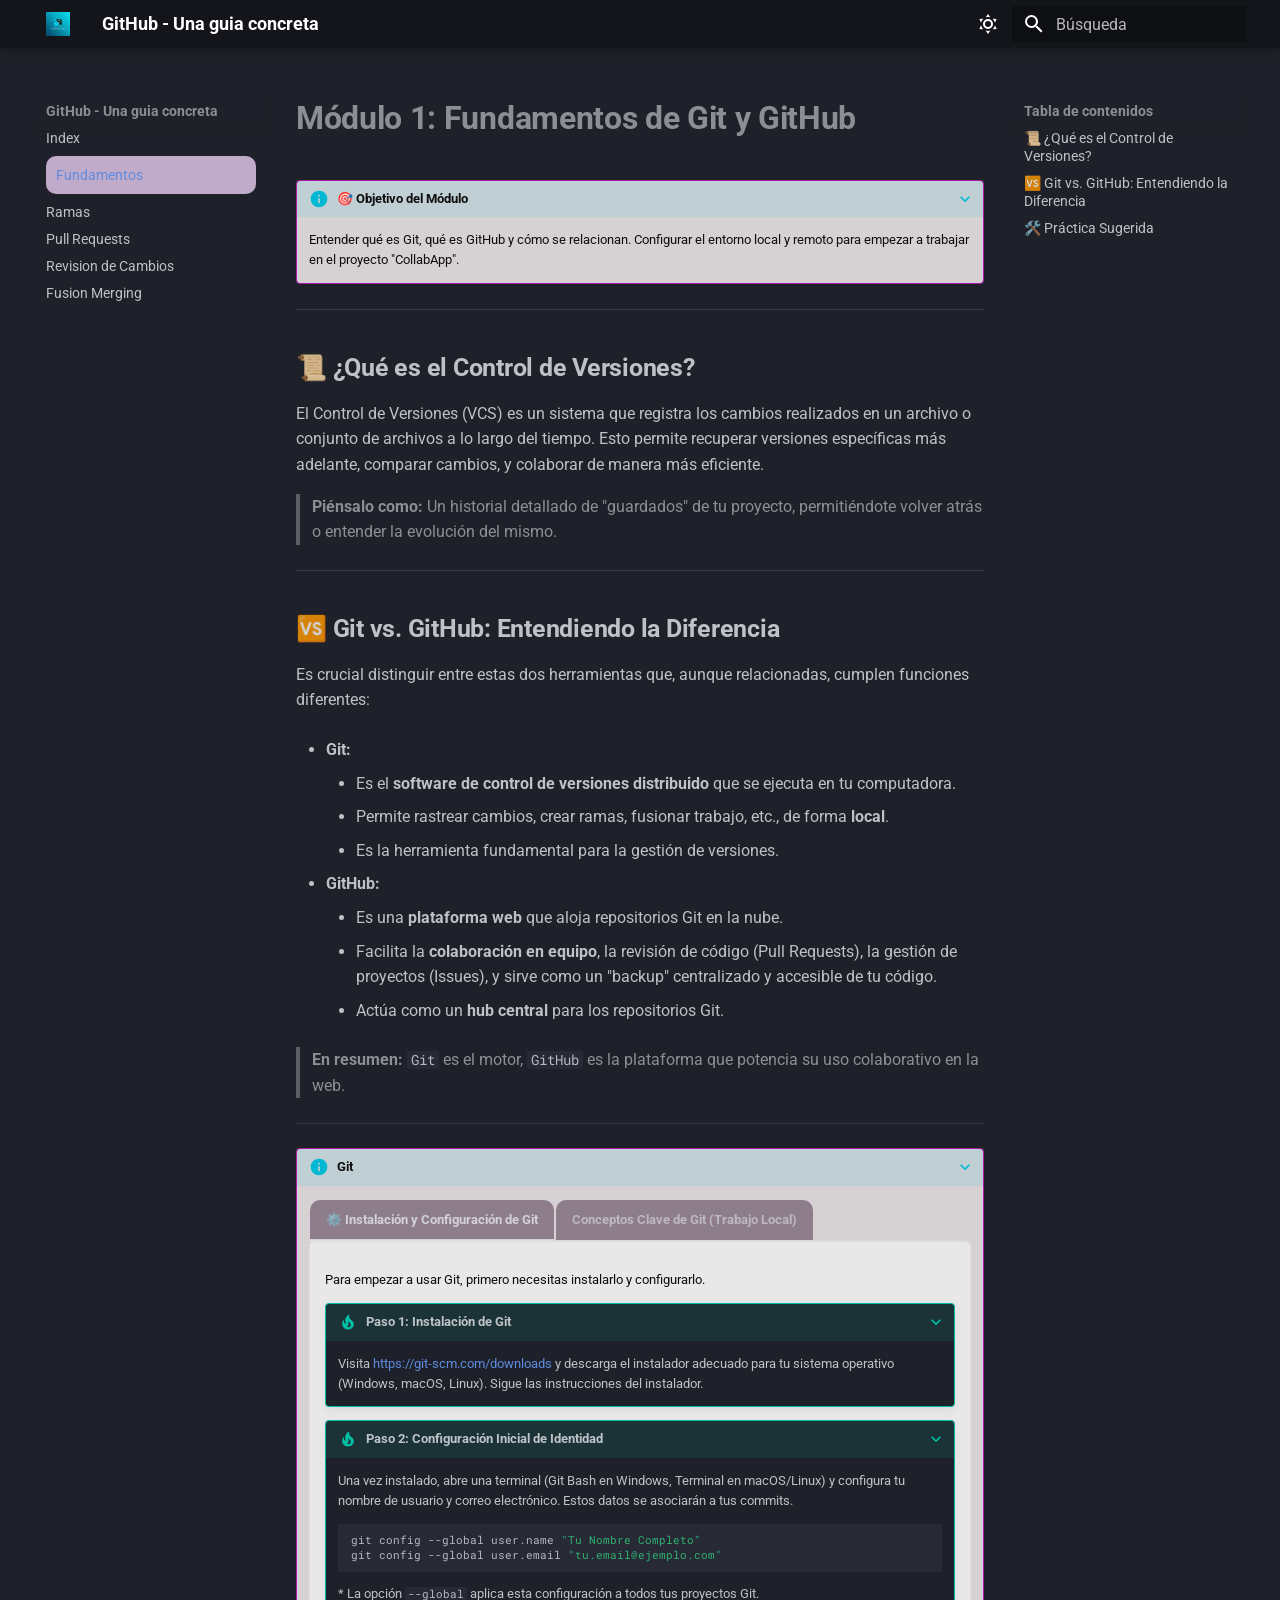
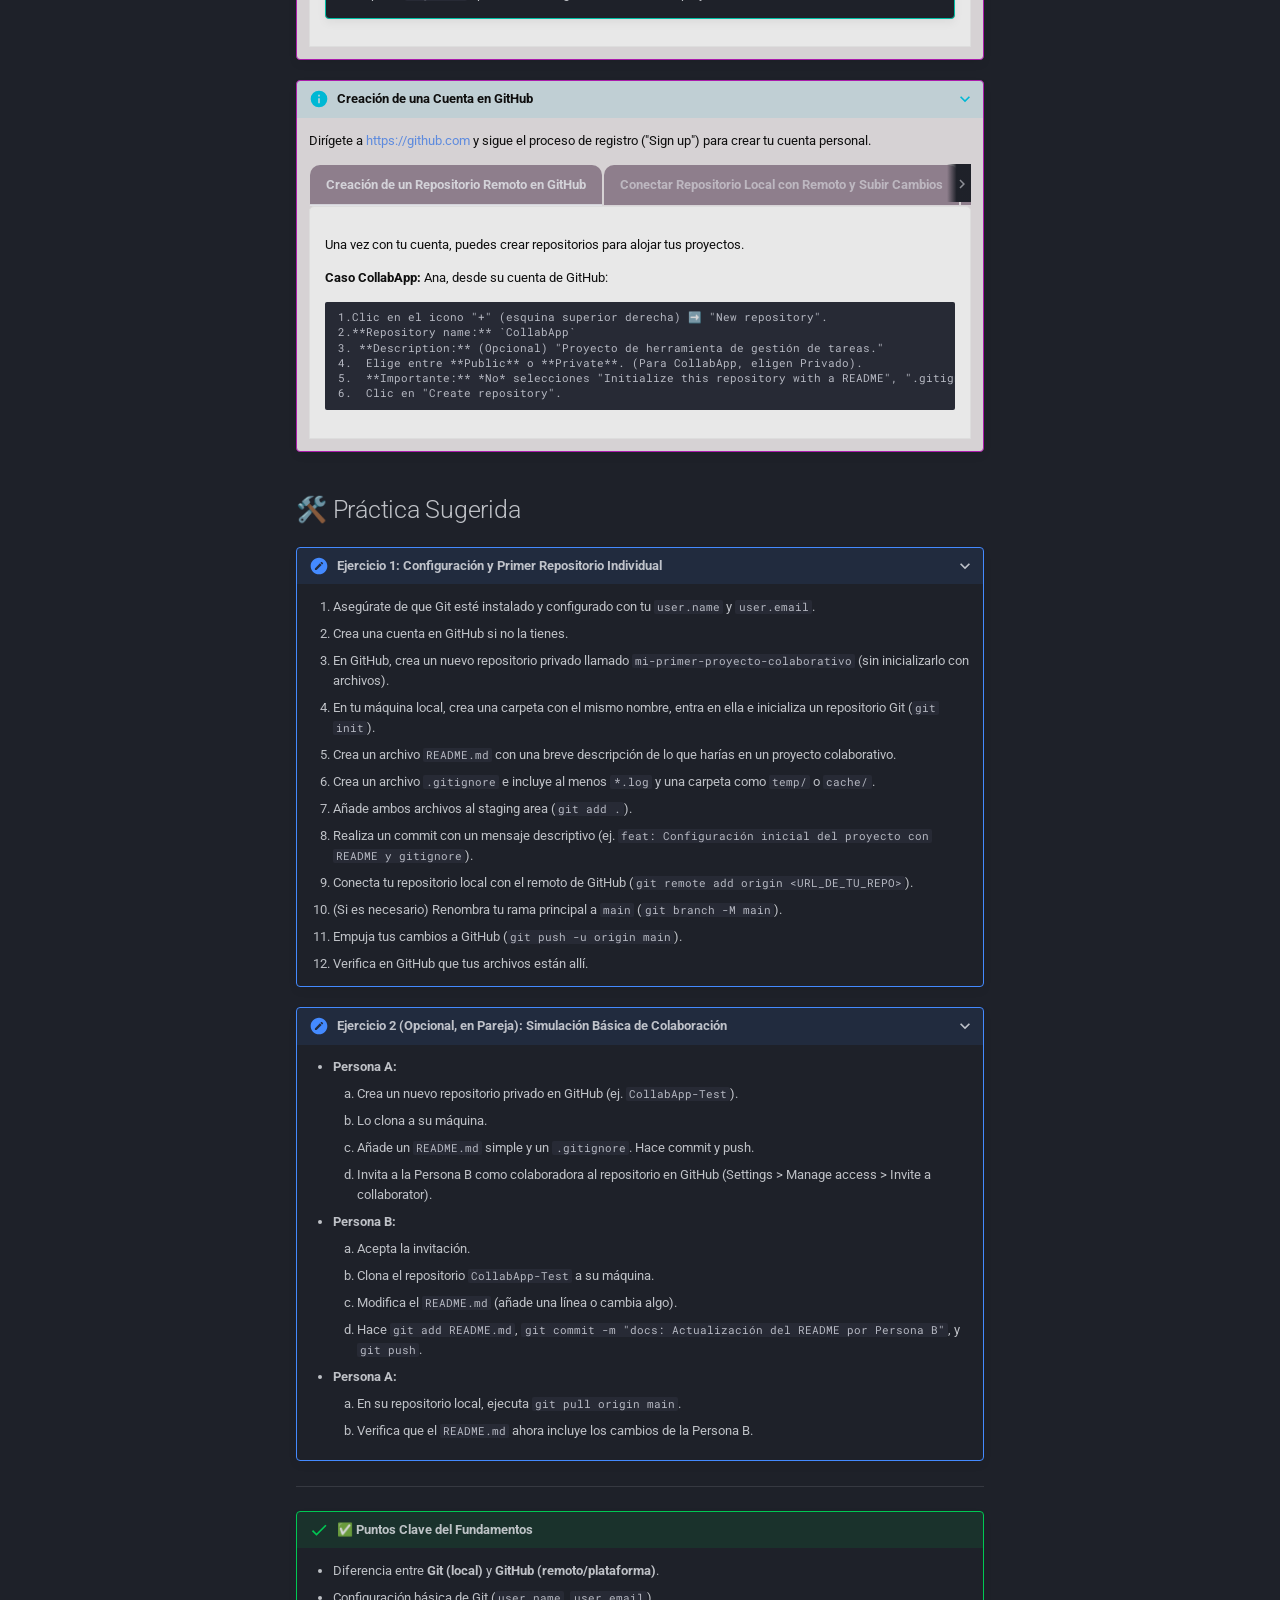
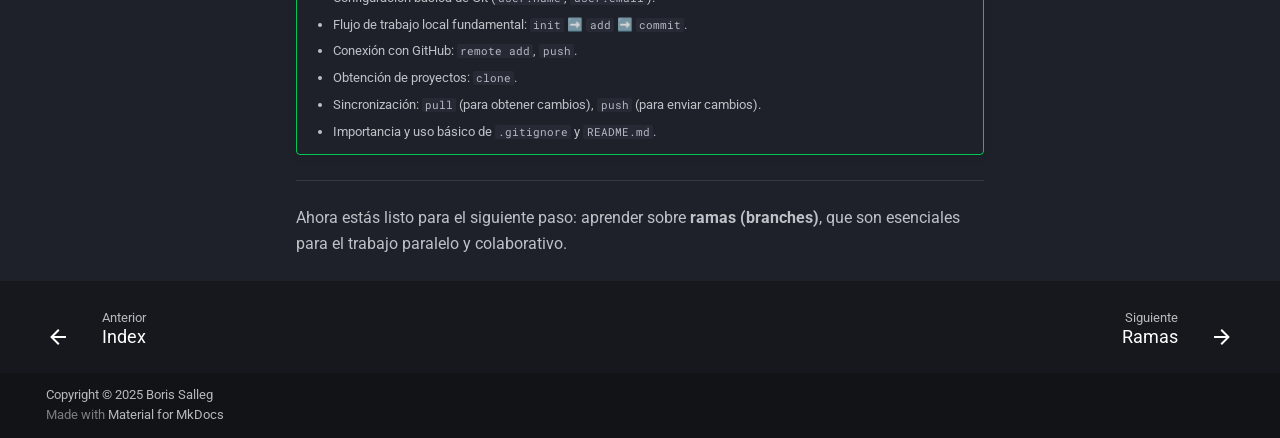
<file: fundamentos/index.html>
<!doctype html>
<html lang="es" class="no-js">
  <head>
    
      <meta charset="utf-8">
      <meta name="viewport" content="width=device-width,initial-scale=1">
      
      
      
      
        <link rel="prev" href="..">
      
      
        <link rel="next" href="../ramas/">
      
      
        
      
      
      <link rel="icon" href="../assets/favicon.png">
      <meta name="generator" content="mkdocs-1.6.1, mkdocs-material-9.7.6">
    
    
      
        <title>Fundamentos - GitHub - Una guia concreta</title>
      
    
    
      <link rel="stylesheet" href="../assets/stylesheets/main.484c7ddc.min.css">
      
        
        <link rel="stylesheet" href="../assets/stylesheets/palette.ab4e12ef.min.css">
      
      


    
    
      
    
    
      
        
        
        <link rel="preconnect" href="https://fonts.gstatic.com" crossorigin>
        <link rel="stylesheet" href="https://fonts.googleapis.com/css?family=Roboto:300,300i,400,400i,700,700i%7CRoboto+Mono:400,400i,700,700i&display=fallback">
        <style>:root{--md-text-font:"Roboto";--md-code-font:"Roboto Mono"}</style>
      
    
    
      <link rel="stylesheet" href="../assets/stylesheets/styles.css">
    
    <script>__md_scope=new URL("..",location),__md_hash=e=>[...e].reduce(((e,_)=>(e<<5)-e+_.charCodeAt(0)),0),__md_get=(e,_=localStorage,t=__md_scope)=>JSON.parse(_.getItem(t.pathname+"."+e)),__md_set=(e,_,t=localStorage,a=__md_scope)=>{try{t.setItem(a.pathname+"."+e,JSON.stringify(_))}catch(e){}}</script>
    
      

    
    
  </head>
  
  
    
    
      
    
    
    
    
    <body dir="ltr" data-md-color-scheme="slate" data-md-color-primary="black" data-md-color-accent="deep-purple">
  
    
    <input class="md-toggle" data-md-toggle="drawer" type="checkbox" id="__drawer" autocomplete="off">
    <input class="md-toggle" data-md-toggle="search" type="checkbox" id="__search" autocomplete="off">
    <label class="md-overlay" for="__drawer"></label>
    <div data-md-component="skip">
      
        
        <a href="#modulo-1-fundamentos-de-git-y-github" class="md-skip">
          Saltar a contenido
        </a>
      
    </div>
    <div data-md-component="announce">
      
    </div>
    
    
      

  

<header class="md-header md-header--shadow" data-md-component="header">
  <nav class="md-header__inner md-grid" aria-label="Cabecera">
    <a href=".." title="GitHub - Una guia concreta" class="md-header__button md-logo" aria-label="GitHub - Una guia concreta" data-md-component="logo">
      
  <img src="../assets/logo.png" alt="logo">

    </a>
    <label class="md-header__button md-icon" for="__drawer">
      
      <svg xmlns="http://www.w3.org/2000/svg" viewBox="0 0 24 24"><path d="M3 6h18v2H3zm0 5h18v2H3zm0 5h18v2H3z"/></svg>
    </label>
    <div class="md-header__title" data-md-component="header-title">
      <div class="md-header__ellipsis">
        <div class="md-header__topic">
          <span class="md-ellipsis">
            GitHub - Una guia concreta
          </span>
        </div>
        <div class="md-header__topic" data-md-component="header-topic">
          <span class="md-ellipsis">
            
              Fundamentos
            
          </span>
        </div>
      </div>
    </div>
    
      
        <form class="md-header__option" data-md-component="palette">
  
    
    
    
    <input class="md-option" data-md-color-media="" data-md-color-scheme="slate" data-md-color-primary="black" data-md-color-accent="deep-purple"  aria-label="Dark mode"  type="radio" name="__palette" id="__palette_0">
    
      <label class="md-header__button md-icon" title="Dark mode" for="__palette_1" hidden>
        <svg xmlns="http://www.w3.org/2000/svg" viewBox="0 0 24 24"><path d="M12 7a5 5 0 0 1 5 5 5 5 0 0 1-5 5 5 5 0 0 1-5-5 5 5 0 0 1 5-5m0 2a3 3 0 0 0-3 3 3 3 0 0 0 3 3 3 3 0 0 0 3-3 3 3 0 0 0-3-3m0-7 2.39 3.42C13.65 5.15 12.84 5 12 5s-1.65.15-2.39.42zM3.34 7l4.16-.35A7.2 7.2 0 0 0 5.94 8.5c-.44.74-.69 1.5-.83 2.29zm.02 10 1.76-3.77a7.131 7.131 0 0 0 2.38 4.14zM20.65 7l-1.77 3.79a7.02 7.02 0 0 0-2.38-4.15zm-.01 10-4.14.36c.59-.51 1.12-1.14 1.54-1.86.42-.73.69-1.5.83-2.29zM12 22l-2.41-3.44c.74.27 1.55.44 2.41.44.82 0 1.63-.17 2.37-.44z"/></svg>
      </label>
    
  
    
    
    
    <input class="md-option" data-md-color-media="" data-md-color-scheme="default" data-md-color-primary="purple" data-md-color-accent="orange"  aria-label="Light mode"  type="radio" name="__palette" id="__palette_1">
    
      <label class="md-header__button md-icon" title="Light mode" for="__palette_0" hidden>
        <svg xmlns="http://www.w3.org/2000/svg" viewBox="0 0 24 24"><path d="m17.75 4.09-2.53 1.94.91 3.06-2.63-1.81-2.63 1.81.91-3.06-2.53-1.94L12.44 4l1.06-3 1.06 3zm3.5 6.91-1.64 1.25.59 1.98-1.7-1.17-1.7 1.17.59-1.98L15.75 11l2.06-.05L18.5 9l.69 1.95zm-2.28 4.95c.83-.08 1.72 1.1 1.19 1.85-.32.45-.66.87-1.08 1.27C15.17 23 8.84 23 4.94 19.07c-3.91-3.9-3.91-10.24 0-14.14.4-.4.82-.76 1.27-1.08.75-.53 1.93.36 1.85 1.19-.27 2.86.69 5.83 2.89 8.02a9.96 9.96 0 0 0 8.02 2.89m-1.64 2.02a12.08 12.08 0 0 1-7.8-3.47c-2.17-2.19-3.33-5-3.49-7.82-2.81 3.14-2.7 7.96.31 10.98 3.02 3.01 7.84 3.12 10.98.31"/></svg>
      </label>
    
  
</form>
      
    
    
      <script>var palette=__md_get("__palette");if(palette&&palette.color){if("(prefers-color-scheme)"===palette.color.media){var media=matchMedia("(prefers-color-scheme: light)"),input=document.querySelector(media.matches?"[data-md-color-media='(prefers-color-scheme: light)']":"[data-md-color-media='(prefers-color-scheme: dark)']");palette.color.media=input.getAttribute("data-md-color-media"),palette.color.scheme=input.getAttribute("data-md-color-scheme"),palette.color.primary=input.getAttribute("data-md-color-primary"),palette.color.accent=input.getAttribute("data-md-color-accent")}for(var[key,value]of Object.entries(palette.color))document.body.setAttribute("data-md-color-"+key,value)}</script>
    
    
    
      
      
        <label class="md-header__button md-icon" for="__search">
          
          <svg xmlns="http://www.w3.org/2000/svg" viewBox="0 0 24 24"><path d="M9.5 3A6.5 6.5 0 0 1 16 9.5c0 1.61-.59 3.09-1.56 4.23l.27.27h.79l5 5-1.5 1.5-5-5v-.79l-.27-.27A6.52 6.52 0 0 1 9.5 16 6.5 6.5 0 0 1 3 9.5 6.5 6.5 0 0 1 9.5 3m0 2C7 5 5 7 5 9.5S7 14 9.5 14 14 12 14 9.5 12 5 9.5 5"/></svg>
        </label>
        <div class="md-search" data-md-component="search" role="dialog">
  <label class="md-search__overlay" for="__search"></label>
  <div class="md-search__inner" role="search">
    <form class="md-search__form" name="search">
      <input type="text" class="md-search__input" name="query" aria-label="Búsqueda" placeholder="Búsqueda" autocapitalize="off" autocorrect="off" autocomplete="off" spellcheck="false" data-md-component="search-query" required>
      <label class="md-search__icon md-icon" for="__search">
        
        <svg xmlns="http://www.w3.org/2000/svg" viewBox="0 0 24 24"><path d="M9.5 3A6.5 6.5 0 0 1 16 9.5c0 1.61-.59 3.09-1.56 4.23l.27.27h.79l5 5-1.5 1.5-5-5v-.79l-.27-.27A6.52 6.52 0 0 1 9.5 16 6.5 6.5 0 0 1 3 9.5 6.5 6.5 0 0 1 9.5 3m0 2C7 5 5 7 5 9.5S7 14 9.5 14 14 12 14 9.5 12 5 9.5 5"/></svg>
        
        <svg xmlns="http://www.w3.org/2000/svg" viewBox="0 0 24 24"><path d="M20 11v2H8l5.5 5.5-1.42 1.42L4.16 12l7.92-7.92L13.5 5.5 8 11z"/></svg>
      </label>
      <nav class="md-search__options" aria-label="Buscar">
        
        <button type="reset" class="md-search__icon md-icon" title="Limpiar" aria-label="Limpiar" tabindex="-1">
          
          <svg xmlns="http://www.w3.org/2000/svg" viewBox="0 0 24 24"><path d="M19 6.41 17.59 5 12 10.59 6.41 5 5 6.41 10.59 12 5 17.59 6.41 19 12 13.41 17.59 19 19 17.59 13.41 12z"/></svg>
        </button>
      </nav>
      
    </form>
    <div class="md-search__output">
      <div class="md-search__scrollwrap" tabindex="0" data-md-scrollfix>
        <div class="md-search-result" data-md-component="search-result">
          <div class="md-search-result__meta">
            Inicializando búsqueda
          </div>
          <ol class="md-search-result__list" role="presentation"></ol>
        </div>
      </div>
    </div>
  </div>
</div>
      
    
    
  </nav>
  
</header>
    
    <div class="md-container" data-md-component="container">
      
      
        
          
        
      
      <main class="md-main" data-md-component="main">
        <div class="md-main__inner md-grid">
          
            
              
              <div class="md-sidebar md-sidebar--primary" data-md-component="sidebar" data-md-type="navigation" >
                <div class="md-sidebar__scrollwrap">
                  <div class="md-sidebar__inner">
                    



<nav class="md-nav md-nav--primary" aria-label="Navegación" data-md-level="0">
  <label class="md-nav__title" for="__drawer">
    <a href=".." title="GitHub - Una guia concreta" class="md-nav__button md-logo" aria-label="GitHub - Una guia concreta" data-md-component="logo">
      
  <img src="../assets/logo.png" alt="logo">

    </a>
    GitHub - Una guia concreta
  </label>
  
  <ul class="md-nav__list" data-md-scrollfix>
    
      
      
  
  
  
  
    <li class="md-nav__item">
      <a href=".." class="md-nav__link">
        
  
  
  <span class="md-ellipsis">
    
  
    Index
  

    
  </span>
  
  

      </a>
    </li>
  

    
      
      
  
  
    
  
  
  
    <li class="md-nav__item md-nav__item--active">
      
      <input class="md-nav__toggle md-toggle" type="checkbox" id="__toc">
      
      
        
      
      
        <label class="md-nav__link md-nav__link--active" for="__toc">
          
  
  
  <span class="md-ellipsis">
    
  
    Fundamentos
  

    
  </span>
  
  

          <span class="md-nav__icon md-icon"></span>
        </label>
      
      <a href="./" class="md-nav__link md-nav__link--active">
        
  
  
  <span class="md-ellipsis">
    
  
    Fundamentos
  

    
  </span>
  
  

      </a>
      
        

<nav class="md-nav md-nav--secondary" aria-label="Tabla de contenidos">
  
  
  
    
  
  
    <label class="md-nav__title" for="__toc">
      <span class="md-nav__icon md-icon"></span>
      Tabla de contenidos
    </label>
    <ul class="md-nav__list" data-md-component="toc" data-md-scrollfix>
      
        <li class="md-nav__item">
  <a href="#que-es-el-control-de-versiones" class="md-nav__link">
    <span class="md-ellipsis">
      
        📜 ¿Qué es el Control de Versiones?
      
    </span>
  </a>
  
</li>
      
        <li class="md-nav__item">
  <a href="#git-vs-github-entendiendo-la-diferencia" class="md-nav__link">
    <span class="md-ellipsis">
      
        🆚 Git vs. GitHub: Entendiendo la Diferencia
      
    </span>
  </a>
  
</li>
      
        <li class="md-nav__item">
  <a href="#practica-sugerida" class="md-nav__link">
    <span class="md-ellipsis">
      
        🛠️ Práctica Sugerida
      
    </span>
  </a>
  
</li>
      
    </ul>
  
</nav>
      
    </li>
  

    
      
      
  
  
  
  
    <li class="md-nav__item">
      <a href="../ramas/" class="md-nav__link">
        
  
  
  <span class="md-ellipsis">
    
  
    Ramas
  

    
  </span>
  
  

      </a>
    </li>
  

    
      
      
  
  
  
  
    <li class="md-nav__item">
      <a href="../request/" class="md-nav__link">
        
  
  
  <span class="md-ellipsis">
    
  
    Pull Requests
  

    
  </span>
  
  

      </a>
    </li>
  

    
      
      
  
  
  
  
    <li class="md-nav__item">
      <a href="../revision/" class="md-nav__link">
        
  
  
  <span class="md-ellipsis">
    
  
    Revision de Cambios
  

    
  </span>
  
  

      </a>
    </li>
  

    
      
      
  
  
  
  
    <li class="md-nav__item">
      <a href="../mergin/" class="md-nav__link">
        
  
  
  <span class="md-ellipsis">
    
  
    Fusion Merging
  

    
  </span>
  
  

      </a>
    </li>
  

    
  </ul>
</nav>
                  </div>
                </div>
              </div>
            
            
              
              <div class="md-sidebar md-sidebar--secondary" data-md-component="sidebar" data-md-type="toc" >
                <div class="md-sidebar__scrollwrap">
                  <div class="md-sidebar__inner">
                    

<nav class="md-nav md-nav--secondary" aria-label="Tabla de contenidos">
  
  
  
    
  
  
    <label class="md-nav__title" for="__toc">
      <span class="md-nav__icon md-icon"></span>
      Tabla de contenidos
    </label>
    <ul class="md-nav__list" data-md-component="toc" data-md-scrollfix>
      
        <li class="md-nav__item">
  <a href="#que-es-el-control-de-versiones" class="md-nav__link">
    <span class="md-ellipsis">
      
        📜 ¿Qué es el Control de Versiones?
      
    </span>
  </a>
  
</li>
      
        <li class="md-nav__item">
  <a href="#git-vs-github-entendiendo-la-diferencia" class="md-nav__link">
    <span class="md-ellipsis">
      
        🆚 Git vs. GitHub: Entendiendo la Diferencia
      
    </span>
  </a>
  
</li>
      
        <li class="md-nav__item">
  <a href="#practica-sugerida" class="md-nav__link">
    <span class="md-ellipsis">
      
        🛠️ Práctica Sugerida
      
    </span>
  </a>
  
</li>
      
    </ul>
  
</nav>
                  </div>
                </div>
              </div>
            
          
          
            <div class="md-content" data-md-component="content">
              
              <article class="md-content__inner md-typeset">
                
                  



<h1 id="modulo-1-fundamentos-de-git-y-github"><strong>Módulo 1: Fundamentos de Git y GitHub</strong></h1>
<details class="info" open="open">
<summary>🎯 Objetivo del Módulo</summary>
<p>Entender qué es Git, qué es GitHub y cómo se relacionan. Configurar el entorno local y remoto para empezar a trabajar en el proyecto "CollabApp".</p>
</details>
<hr />
<h2 id="que-es-el-control-de-versiones"><strong>📜 ¿Qué es el Control de Versiones?</strong></h2>
<p>El Control de Versiones (VCS) es un sistema que registra los cambios realizados en un archivo o conjunto de archivos a lo largo del tiempo. Esto permite recuperar versiones específicas más adelante, comparar cambios, y colaborar de manera más eficiente.</p>
<blockquote>
<p><strong>Piénsalo como:</strong> Un historial detallado de "guardados" de tu proyecto, permitiéndote volver atrás o entender la evolución del mismo.</p>
</blockquote>
<hr />
<h2 id="git-vs-github-entendiendo-la-diferencia"><strong>🆚 Git vs. GitHub: Entendiendo la Diferencia</strong></h2>
<p>Es crucial distinguir entre estas dos herramientas que, aunque relacionadas, cumplen funciones diferentes:</p>
<ul>
<li>
<p><strong>Git:</strong></p>
<ul>
<li>Es el <strong>software de control de versiones distribuido</strong> que se ejecuta en tu computadora.</li>
<li>Permite rastrear cambios, crear ramas, fusionar trabajo, etc., de forma <strong>local</strong>.</li>
<li>Es la herramienta fundamental para la gestión de versiones.</li>
</ul>
</li>
<li>
<p><strong>GitHub:</strong></p>
<ul>
<li>Es una <strong>plataforma web</strong> que aloja repositorios Git en la nube.</li>
<li>Facilita la <strong>colaboración en equipo</strong>, la revisión de código (Pull Requests), la gestión de proyectos (Issues), y sirve como un "backup" centralizado y accesible de tu código.</li>
<li>Actúa como un <strong>hub central</strong> para los repositorios Git.</li>
</ul>
</li>
</ul>
<blockquote>
<p><strong>En resumen:</strong> <code>Git</code> es el motor, <code>GitHub</code> es la plataforma que potencia su uso colaborativo en la web.</p>
</blockquote>
<hr />
<details class="info" open="open">
<summary>Git</summary>
<div class="tabbed-set tabbed-alternate" data-tabs="1:2"><input checked="checked" id="__tabbed_1_1" name="__tabbed_1" type="radio" /><input id="__tabbed_1_2" name="__tabbed_1" type="radio" /><div class="tabbed-labels"><label for="__tabbed_1_1"><strong>⚙️ Instalación y Configuración de Git</strong></label><label for="__tabbed_1_2"><strong>Conceptos Clave de Git (Trabajo Local)</strong></label></div>
<div class="tabbed-content">
<div class="tabbed-block">
<p>Para empezar a usar Git, primero necesitas instalarlo y configurarlo.</p>
<details class="tip" open="open">
<summary>Paso 1: Instalación de Git</summary>
<p>Visita <a href="https://git-scm.com/downloads">https://git-scm.com/downloads</a> y descarga el instalador adecuado para tu sistema operativo (Windows, macOS, Linux). Sigue las instrucciones del instalador.</p>
</details>
<details class="tip" open="open">
<summary>Paso 2: Configuración Inicial de Identidad</summary>
<p>Una vez instalado, abre una terminal (Git Bash en Windows, Terminal en macOS/Linux) y configura tu nombre de usuario y correo electrónico. Estos datos se asociarán a tus commits.
<div class="language-bash highlight"><pre><span></span><code><span id="__span-0-1"><a id="__codelineno-0-1" name="__codelineno-0-1" href="#__codelineno-0-1"></a>git<span class="w"> </span>config<span class="w"> </span>--global<span class="w"> </span>user.name<span class="w"> </span><span class="s2">&quot;Tu Nombre Completo&quot;</span>
</span><span id="__span-0-2"><a id="__codelineno-0-2" name="__codelineno-0-2" href="#__codelineno-0-2"></a>git<span class="w"> </span>config<span class="w"> </span>--global<span class="w"> </span>user.email<span class="w"> </span><span class="s2">&quot;tu.email@ejemplo.com&quot;</span>
</span></code></pre></div>
*   La opción <code>--global</code> aplica esta configuración a todos tus proyectos Git.</p>
</details>
</div>
<div class="tabbed-block">
<p>Estos son los pilares del trabajo con Git en tu máquina:</p>
<ul>
<li>
<p><strong>Repositorio (<code>git init</code>):</strong></p>
<ul>
<li>Es la carpeta de tu proyecto que Git va a rastrear. Se crea ejecutando <code>git init</code> dentro de la carpeta del proyecto.</li>
<li><em>Caso CollabApp:</em> Ana crea una carpeta <code>CollabApp</code> y la inicializa:
    <div class="language-bash highlight"><pre><span></span><code><span id="__span-1-1"><a id="__codelineno-1-1" name="__codelineno-1-1" href="#__codelineno-1-1"></a>mkdir<span class="w"> </span>CollabApp
</span><span id="__span-1-2"><a id="__codelineno-1-2" name="__codelineno-1-2" href="#__codelineno-1-2"></a><span class="nb">cd</span><span class="w"> </span>CollabApp
</span><span id="__span-1-3"><a id="__codelineno-1-3" name="__codelineno-1-3" href="#__codelineno-1-3"></a>git<span class="w"> </span>init
</span></code></pre></div></li>
</ul>
</li>
<li>
<p><strong>Área de Staging (<code>git add</code>):</strong></p>
<ul>
<li>Antes de confirmar (hacer commit) los cambios, debes seleccionar explícitamente qué modificaciones quieres incluir en la próxima "foto" del proyecto.</li>
<li><code>git add &lt;nombre_archivo&gt;</code>: Añade un archivo específico al staging area.</li>
<li><code>git add .</code>: Añade todos los archivos modificados o nuevos en el directorio actual y subdirectorios.</li>
<li><em>Caso CollabApp:</em> Ana crea <code>README.md</code> y lo añade al staging:
    <div class="language-bash highlight"><pre><span></span><code><span id="__span-2-1"><a id="__codelineno-2-1" name="__codelineno-2-1" href="#__codelineno-2-1"></a><span class="nb">echo</span><span class="w"> </span><span class="s2">&quot;# CollabApp - Herramienta de Gestión de Tareas&quot;</span><span class="w"> </span>&gt;<span class="w"> </span>README.md
</span><span id="__span-2-2"><a id="__codelineno-2-2" name="__codelineno-2-2" href="#__codelineno-2-2"></a>git<span class="w"> </span>add<span class="w"> </span>README.md
</span></code></pre></div></li>
</ul>
</li>
<li>
<p><strong>Confirmaciones / Commits (<code>git commit</code>):</strong></p>
<ul>
<li>Es el acto de guardar los cambios preparados (staged) en el historial del repositorio. Cada commit es una "instantánea" del proyecto en un momento dado.</li>
<li>Es crucial escribir un <strong>mensaje de commit claro y descriptivo</strong>.
    <div class="language-bash highlight"><pre><span></span><code><span id="__span-3-1"><a id="__codelineno-3-1" name="__codelineno-3-1" href="#__codelineno-3-1"></a>git<span class="w"> </span>commit<span class="w"> </span>-m<span class="w"> </span><span class="s2">&quot;feat: Inicializar proyecto con README básico&quot;</span>
</span></code></pre></div></li>
</ul>
<div class="admonition note">
<p class="admonition-title">Convenciones de Mensajes de Commit</p>
<p>Es una buena práctica usar prefijos para indicar el tipo de cambio (ej. <code>feat:</code> para nueva funcionalidad, <code>fix:</code> para corrección, <code>docs:</code> para documentación, <code>style:</code>, <code>refactor:</code>, <code>test:</code>, <code>chore:</code> para mantenimiento).</p>
</div>
</li>
<li>
<p><strong>Historial (<code>git log</code>):</strong></p>
<ul>
<li>Muestra la lista de commits realizados, quién los hizo, cuándo y con qué mensaje.
    <div class="language-bash highlight"><pre><span></span><code><span id="__span-4-1"><a id="__codelineno-4-1" name="__codelineno-4-1" href="#__codelineno-4-1"></a>git<span class="w"> </span>log
</span></code></pre></div></li>
</ul>
</li>
<li>
<p><strong>Estado (<code>git status</code>):</strong></p>
<ul>
<li>Muestra el estado actual de tus archivos: modificados pero no en staging, en staging, sin rastrear, o si la rama actual está al día con la remota. Es un comando que usarás constantemente.
    <div class="language-bash highlight"><pre><span></span><code><span id="__span-5-1"><a id="__codelineno-5-1" name="__codelineno-5-1" href="#__codelineno-5-1"></a>git<span class="w"> </span>status
</span></code></pre></div></li>
</ul>
</li>
</ul>
</div>
</div>
</div>
</details>
<details class="info" open="open">
<summary><strong>Creación de una Cuenta en GitHub</strong></summary>
<p>Dirígete a <a href="https://github.com">https://github.com</a> y sigue el proceso de registro ("Sign up") para crear tu cuenta personal.</p>
<div class="tabbed-set tabbed-alternate" data-tabs="2:5"><input checked="checked" id="__tabbed_2_1" name="__tabbed_2" type="radio" /><input id="__tabbed_2_2" name="__tabbed_2" type="radio" /><input id="__tabbed_2_3" name="__tabbed_2" type="radio" /><input id="__tabbed_2_4" name="__tabbed_2" type="radio" /><input id="__tabbed_2_5" name="__tabbed_2" type="radio" /><div class="tabbed-labels"><label for="__tabbed_2_1">Creación de un Repositorio Remoto en GitHub</label><label for="__tabbed_2_2">Conectar Repositorio Local con Remoto y Subir Cambios</label><label for="__tabbed_2_3">Clonar un Repositorio Remoto (<code>git clone</code>)</label><label for="__tabbed_2_4">Sincronizar Cambios: <code>push</code> y <code>pull</code></label><label for="__tabbed_2_5">Archivos Esenciales: <code>.gitignore</code> y <code>README.md</code></label></div>
<div class="tabbed-content">
<div class="tabbed-block">
<p>Una vez con tu cuenta, puedes crear repositorios para alojar tus proyectos.</p>
<p><strong>Caso CollabApp:</strong> Ana, desde su cuenta de GitHub:</p>
<div class="language-text highlight"><pre><span></span><code>1.Clic en el icono &quot;+&quot; (esquina superior derecha) ➡️ &quot;New repository&quot;.
2.**Repository name:** `CollabApp`
3. **Description:** (Opcional) &quot;Proyecto de herramienta de gestión de tareas.&quot;
4.  Elige entre **Public** o **Private**. (Para CollabApp, eligen Privado).
5.  **Importante:** *No* selecciones &quot;Initialize this repository with a README&quot;, &quot;.gitignore&quot;, o &quot;license&quot; si ya tienes un proyecto local existente que quieres subir.
6.  Clic en &quot;Create repository&quot;.
</code></pre></div>
</div>
<div class="tabbed-block">
<p>Ahora, vincularemos el repositorio local de Ana con el que acaba de crear en GitHub.</p>
<details class="abstract" open="open">
<summary>Pasos para Conectar y Subir</summary>
<ol>
<li>
<p><strong>Añadir el Remoto:</strong>
    GitHub te proporcionará una URL para tu repositorio remoto (ej. <code>https://github.com/TuUsuario/CollabApp.git</code>). Usa esta URL para "registrar" el remoto en tu Git local:
    <div class="language-bash highlight"><pre><span></span><code><span id="__span-6-1"><a id="__codelineno-6-1" name="__codelineno-6-1" href="#__codelineno-6-1"></a><span class="w">    </span><span class="c1"># (Dentro de la carpeta local CollabApp)</span>
</span><span id="__span-6-2"><a id="__codelineno-6-2" name="__codelineno-6-2" href="#__codelineno-6-2"></a><span class="w">    </span>git<span class="w"> </span>remote<span class="w"> </span>add<span class="w"> </span>origin<span class="w"> </span>https://github.com/TuUsuario/CollabApp.git
</span></code></pre></div>
<strong><code>origin</code></strong> es el nombre por defecto y más común para el repositorio remoto principal.</p>
</li>
<li>
<p><strong>Verificar Remotos Configurados:</strong>
    <div class="language-bash highlight"><pre><span></span><code><span id="__span-7-1"><a id="__codelineno-7-1" name="__codelineno-7-1" href="#__codelineno-7-1"></a><span class="w">    </span>git<span class="w"> </span>remote<span class="w"> </span>-v
</span></code></pre></div>
    Esto mostrará las URLs para <code>fetch</code> (traer) y <code>push</code> (enviar) de <code>origin</code>.</p>
</li>
<li>
<p><strong>(Opcional pero Recomendado) Renombrar Rama Principal a <code>main</code>:</strong>
    Si tu rama principal local se llama <code>master</code> (común en versiones antiguas de Git), es buena práctica renombrarla a <code>main</code>:
    <div class="language-bash highlight"><pre><span></span><code><span id="__span-8-1"><a id="__codelineno-8-1" name="__codelineno-8-1" href="#__codelineno-8-1"></a><span class="w">    </span>git<span class="w"> </span>branch<span class="w"> </span>-M<span class="w"> </span>main
</span></code></pre></div></p>
</li>
<li>
<p><strong>Empujar (Push) los Commits Locales al Remoto:</strong>
    La primera vez que empujas a un nuevo repositorio o una nueva rama, necesitas especificar a dónde van los cambios y establecer un seguimiento (upstream):
    <div class="language-bash highlight"><pre><span></span><code><span id="__span-9-1"><a id="__codelineno-9-1" name="__codelineno-9-1" href="#__codelineno-9-1"></a><span class="w">    </span>git<span class="w"> </span>push<span class="w"> </span>-u<span class="w"> </span>origin<span class="w"> </span>main
</span></code></pre></div></p>
<ul>
<li><code>-u</code> (o <code>--set-upstream</code>) vincula tu rama <code>main</code> local con la rama <code>main</code> en <code>origin</code>.</li>
<li>En pushes subsecuentes desde esta rama, solo necesitarás <code>git push</code>.</li>
</ul>
</li>
</ol>
</details>
</div>
<div class="tabbed-block">
<p>Para que otros miembros del equipo (Bruno y Carla) puedan trabajar en "CollabApp", necesitan obtener una copia del proyecto.</p>
<ul>
<li><em>Caso CollabApp:</em> Bruno y Carla ejecutan en sus terminales:
    <div class="language-bash highlight"><pre><span></span><code><span id="__span-10-1"><a id="__codelineno-10-1" name="__codelineno-10-1" href="#__codelineno-10-1"></a><span class="w">   </span>git<span class="w"> </span>clone<span class="w"> </span>https://github.com/UsuarioDeAna/CollabApp.git
</span></code></pre></div></li>
<li>Esto crea una carpeta <code>CollabApp</code> en sus máquinas con todo el proyecto.</li>
<li>Automáticamente configura el remoto <code>origin</code> para apuntar al repositorio de GitHub desde donde se clonó.</li>
</ul>
</div>
<div class="tabbed-block">
<p>La colaboración implica enviar y recibir cambios:</p>
<ul>
<li>
<p><strong><code>git push</code>:</strong></p>
<ul>
<li>Envía tus commits locales (que están en tu máquina pero no en GitHub) al repositorio remoto.</li>
<li><em>Ejemplo:</em> Después de hacer nuevos commits, Ana ejecuta <code>git push</code> para compartir su progreso.</li>
</ul>
</li>
<li>
<p><strong><code>git pull</code>:</strong></p>
<ul>
<li>Trae los cambios del repositorio remoto a tu copia local y trata de fusionarlos con tu trabajo actual.</li>
<li>Es una combinación de <code>git fetch</code> (que descarga los cambios remotos) y <code>git merge</code> (que los integra).</li>
<li><em>Ejemplo:</em> Antes de empezar a trabajar, o para obtener los cambios de Ana, Bruno ejecuta <code>git pull origin main</code>.</li>
</ul>
</li>
</ul>
</div>
<div class="tabbed-block">
<p>Dos archivos son cruciales para la buena gestión de un repositorio:</p>
<ul>
<li>
<p><strong><code>.gitignore</code>:</strong></p>
<ul>
<li>Un archivo de texto plano llamado <code>.gitignore</code> (con el punto al inicio).</li>
<li>Especifica archivos y carpetas que Git debe <strong>ignorar</strong> y no rastrear.</li>
<li>Esencial para evitar subir archivos generados, dependencias (ej. <code>node_modules/</code>), archivos de configuración del IDE, o datos sensibles.</li>
<li><em>Ejemplo de contenido para <code>.gitignore</code> en CollabApp:</em>
    <div class="language-text highlight"><pre><span></span><code><span id="__span-11-1"><a id="__codelineno-11-1" name="__codelineno-11-1" href="#__codelineno-11-1"></a>    # Dependencias
</span><span id="__span-11-2"><a id="__codelineno-11-2" name="__codelineno-11-2" href="#__codelineno-11-2"></a>    node_modules/
</span><span id="__span-11-3"><a id="__codelineno-11-3" name="__codelineno-11-3" href="#__codelineno-11-3"></a>    vendor/
</span><span id="__span-11-4"><a id="__codelineno-11-4" name="__codelineno-11-4" href="#__codelineno-11-4"></a>
</span><span id="__span-11-5"><a id="__codelineno-11-5" name="__codelineno-11-5" href="#__codelineno-11-5"></a>    # Archivos de entorno (¡Nunca subir secretos!)
</span><span id="__span-11-6"><a id="__codelineno-11-6" name="__codelineno-11-6" href="#__codelineno-11-6"></a>    .env
</span><span id="__span-11-7"><a id="__codelineno-11-7" name="__codelineno-11-7" href="#__codelineno-11-7"></a>    *.env.local
</span><span id="__span-11-8"><a id="__codelineno-11-8" name="__codelineno-11-8" href="#__codelineno-11-8"></a>
</span><span id="__span-11-9"><a id="__codelineno-11-9" name="__codelineno-11-9" href="#__codelineno-11-9"></a>    # Logs
</span><span id="__span-11-10"><a id="__codelineno-11-10" name="__codelineno-11-10" href="#__codelineno-11-10"></a>    *.log
</span><span id="__span-11-11"><a id="__codelineno-11-11" name="__codelineno-11-11" href="#__codelineno-11-11"></a>    npm-debug.log*
</span><span id="__span-11-12"><a id="__codelineno-11-12" name="__codelineno-11-12" href="#__codelineno-11-12"></a>    yarn-debug.log*
</span><span id="__span-11-13"><a id="__codelineno-11-13" name="__codelineno-11-13" href="#__codelineno-11-13"></a>    yarn-error.log*
</span><span id="__span-11-14"><a id="__codelineno-11-14" name="__codelineno-11-14" href="#__codelineno-11-14"></a>
</span><span id="__span-11-15"><a id="__codelineno-11-15" name="__codelineno-11-15" href="#__codelineno-11-15"></a>    # Archivos de build/distribución
</span><span id="__span-11-16"><a id="__codelineno-11-16" name="__codelineno-11-16" href="#__codelineno-11-16"></a>    dist/
</span><span id="__span-11-17"><a id="__codelineno-11-17" name="__codelineno-11-17" href="#__codelineno-11-17"></a>    build/
</span><span id="__span-11-18"><a id="__codelineno-11-18" name="__codelineno-11-18" href="#__codelineno-11-18"></a>
</span><span id="__span-11-19"><a id="__codelineno-11-19" name="__codelineno-11-19" href="#__codelineno-11-19"></a>    # Archivos de sistema operativo
</span><span id="__span-11-20"><a id="__codelineno-11-20" name="__codelineno-11-20" href="#__codelineno-11-20"></a>    .DS_Store
</span><span id="__span-11-21"><a id="__codelineno-11-21" name="__codelineno-11-21" href="#__codelineno-11-21"></a>    Thumbs.db
</span></code></pre></div></li>
<li><strong>Importante:</strong> Crea, añade y commitea tu <code>.gitignore</code> al repositorio.
    <div class="language-bash highlight"><pre><span></span><code><span id="__span-12-1"><a id="__codelineno-12-1" name="__codelineno-12-1" href="#__codelineno-12-1"></a><span class="w">    </span><span class="c1"># Crear el archivo .gitignore con el contenido deseado</span>
</span><span id="__span-12-2"><a id="__codelineno-12-2" name="__codelineno-12-2" href="#__codelineno-12-2"></a><span class="w">    </span>git<span class="w"> </span>add<span class="w"> </span>.gitignore
</span><span id="__span-12-3"><a id="__codelineno-12-3" name="__codelineno-12-3" href="#__codelineno-12-3"></a><span class="w">    </span>git<span class="w"> </span>commit<span class="w"> </span>-m<span class="w"> </span><span class="s2">&quot;chore: Añadir archivo .gitignore con patrones básicos&quot;</span>
</span><span id="__span-12-4"><a id="__codelineno-12-4" name="__codelineno-12-4" href="#__codelineno-12-4"></a><span class="w">    </span>git<span class="w"> </span>push
</span></code></pre></div></li>
</ul>
</li>
<li>
<p><strong><code>README.md</code>:</strong></p>
<ul>
<li>Es la "portada" de tu proyecto en GitHub. Escrito en formato <a href="https://www.markdownguide.org/basic-syntax/">Markdown</a>.</li>
<li>Debe proporcionar una descripción clara del proyecto: qué hace, cómo instalarlo, cómo usarlo, y (eventualmente) cómo contribuir.</li>
<li>Es lo primero que un visitante (o un nuevo miembro del equipo) verá.</li>
</ul>
</li>
</ul>
</div>
</div>
</div>
</details>
<h2 id="practica-sugerida">🛠️ Práctica Sugerida</h2>
<details class="exercise" open="open">
<summary>Ejercicio 1: Configuración y Primer Repositorio Individual</summary>
<ol>
<li>Asegúrate de que Git esté instalado y configurado con tu <code>user.name</code> y <code>user.email</code>.</li>
<li>Crea una cuenta en GitHub si no la tienes.</li>
<li>En GitHub, crea un nuevo repositorio privado llamado <code>mi-primer-proyecto-colaborativo</code> (sin inicializarlo con archivos).</li>
<li>En tu máquina local, crea una carpeta con el mismo nombre, entra en ella e inicializa un repositorio Git (<code>git init</code>).</li>
<li>Crea un archivo <code>README.md</code> con una breve descripción de lo que harías en un proyecto colaborativo.</li>
<li>Crea un archivo <code>.gitignore</code> e incluye al menos <code>*.log</code> y una carpeta como <code>temp/</code> o <code>cache/</code>.</li>
<li>Añade ambos archivos al staging area (<code>git add .</code>).</li>
<li>Realiza un commit con un mensaje descriptivo (ej. <code>feat: Configuración inicial del proyecto con README y gitignore</code>).</li>
<li>Conecta tu repositorio local con el remoto de GitHub (<code>git remote add origin &lt;URL_DE_TU_REPO&gt;</code>).</li>
<li>(Si es necesario) Renombra tu rama principal a <code>main</code> (<code>git branch -M main</code>).</li>
<li>Empuja tus cambios a GitHub (<code>git push -u origin main</code>).</li>
<li>Verifica en GitHub que tus archivos están allí.</li>
</ol>
</details>
<details class="exercise" open="open">
<summary>Ejercicio 2 (Opcional, en Pareja): Simulación Básica de Colaboración</summary>
<ul>
<li><strong>Persona A:</strong><ol>
<li>Crea un nuevo repositorio privado en GitHub (ej. <code>CollabApp-Test</code>).</li>
<li>Lo clona a su máquina.</li>
<li>Añade un <code>README.md</code> simple y un <code>.gitignore</code>. Hace commit y push.</li>
<li>Invita a la Persona B como colaboradora al repositorio en GitHub (Settings &gt; Manage access &gt; Invite a collaborator).</li>
</ol>
</li>
<li><strong>Persona B:</strong><ol>
<li>Acepta la invitación.</li>
<li>Clona el repositorio <code>CollabApp-Test</code> a su máquina.</li>
<li>Modifica el <code>README.md</code> (añade una línea o cambia algo).</li>
<li>Hace <code>git add README.md</code>, <code>git commit -m "docs: Actualización del README por Persona B"</code>, y <code>git push</code>.</li>
</ol>
</li>
<li><strong>Persona A:</strong><ol>
<li>En su repositorio local, ejecuta <code>git pull origin main</code>.</li>
<li>Verifica que el <code>README.md</code> ahora incluye los cambios de la Persona B.</li>
</ol>
</li>
</ul>
</details>
<hr />
<div class="admonition success">
<p class="admonition-title">✅ Puntos Clave del Fundamentos</p>
<ul>
<li>Diferencia entre <strong>Git (local)</strong> y <strong>GitHub (remoto/plataforma)</strong>.</li>
<li>Configuración básica de Git (<code>user.name</code>, <code>user.email</code>).</li>
<li>Flujo de trabajo local fundamental: <code>init</code> ➡️ <code>add</code> ➡️ <code>commit</code>.</li>
<li>Conexión con GitHub: <code>remote add</code>, <code>push</code>.</li>
<li>Obtención de proyectos: <code>clone</code>.</li>
<li>Sincronización: <code>pull</code> (para obtener cambios), <code>push</code> (para enviar cambios).</li>
<li>Importancia y uso básico de <code>.gitignore</code> y <code>README.md</code>.</li>
</ul>
</div>
<hr />
<p>Ahora estás listo para el siguiente paso: aprender sobre <strong>ramas (branches)</strong>, que son esenciales para el trabajo paralelo y colaborativo.</p>












                
              </article>
            </div>
          
          
  <script>var tabs=__md_get("__tabs");if(Array.isArray(tabs))e:for(var set of document.querySelectorAll(".tabbed-set")){var labels=set.querySelector(".tabbed-labels");for(var tab of tabs)for(var label of labels.getElementsByTagName("label"))if(label.innerText.trim()===tab){var input=document.getElementById(label.htmlFor);input.checked=!0;continue e}}</script>

<script>var target=document.getElementById(location.hash.slice(1));target&&target.name&&(target.checked=target.name.startsWith("__tabbed_"))</script>
        </div>
        
      </main>
      
        <footer class="md-footer">
  
    
      
      <nav class="md-footer__inner md-grid" aria-label="Pie" >
        
          
          <a href=".." class="md-footer__link md-footer__link--prev" aria-label="Anterior: Index">
            <div class="md-footer__button md-icon">
              
              <svg xmlns="http://www.w3.org/2000/svg" viewBox="0 0 24 24"><path d="M20 11v2H8l5.5 5.5-1.42 1.42L4.16 12l7.92-7.92L13.5 5.5 8 11z"/></svg>
            </div>
            <div class="md-footer__title">
              <span class="md-footer__direction">
                Anterior
              </span>
              <div class="md-ellipsis">
                Index
              </div>
            </div>
          </a>
        
        
          
          <a href="../ramas/" class="md-footer__link md-footer__link--next" aria-label="Siguiente: Ramas">
            <div class="md-footer__title">
              <span class="md-footer__direction">
                Siguiente
              </span>
              <div class="md-ellipsis">
                Ramas
              </div>
            </div>
            <div class="md-footer__button md-icon">
              
              <svg xmlns="http://www.w3.org/2000/svg" viewBox="0 0 24 24"><path d="M4 11v2h12l-5.5 5.5 1.42 1.42L19.84 12l-7.92-7.92L10.5 5.5 16 11z"/></svg>
            </div>
          </a>
        
      </nav>
    
  
  <div class="md-footer-meta md-typeset">
    <div class="md-footer-meta__inner md-grid">
      <div class="md-copyright">
  
    <div class="md-copyright__highlight">
      Copyright &copy; 2025 Boris Salleg
    </div>
  
  
    Made with
    <a href="https://squidfunk.github.io/mkdocs-material/" target="_blank" rel="noopener">
      Material for MkDocs
    </a>
  
</div>
      
    </div>
  </div>
</footer>
      
    </div>
    <div class="md-dialog" data-md-component="dialog">
      <div class="md-dialog__inner md-typeset"></div>
    </div>
    
    
    
      
      
      <script id="__config" type="application/json">{"annotate": null, "base": "..", "features": ["navigation.footer", "navigation.sections", "content.tabs.link", "content.code.annotate", "content.tooltips"], "search": "../assets/javascripts/workers/search.2c215733.min.js", "tags": null, "translations": {"clipboard.copied": "Copiado al portapapeles", "clipboard.copy": "Copiar al portapapeles", "search.result.more.one": "1 m\u00e1s en esta p\u00e1gina", "search.result.more.other": "# m\u00e1s en esta p\u00e1gina", "search.result.none": "No se encontraron documentos", "search.result.one": "1 documento encontrado", "search.result.other": "# documentos encontrados", "search.result.placeholder": "Teclee para comenzar b\u00fasqueda", "search.result.term.missing": "Falta", "select.version": "Seleccionar versi\u00f3n"}, "version": null}</script>
    
    
      <script src="../assets/javascripts/bundle.79ae519e.min.js"></script>
      
    
  </body>
</html>
</file>
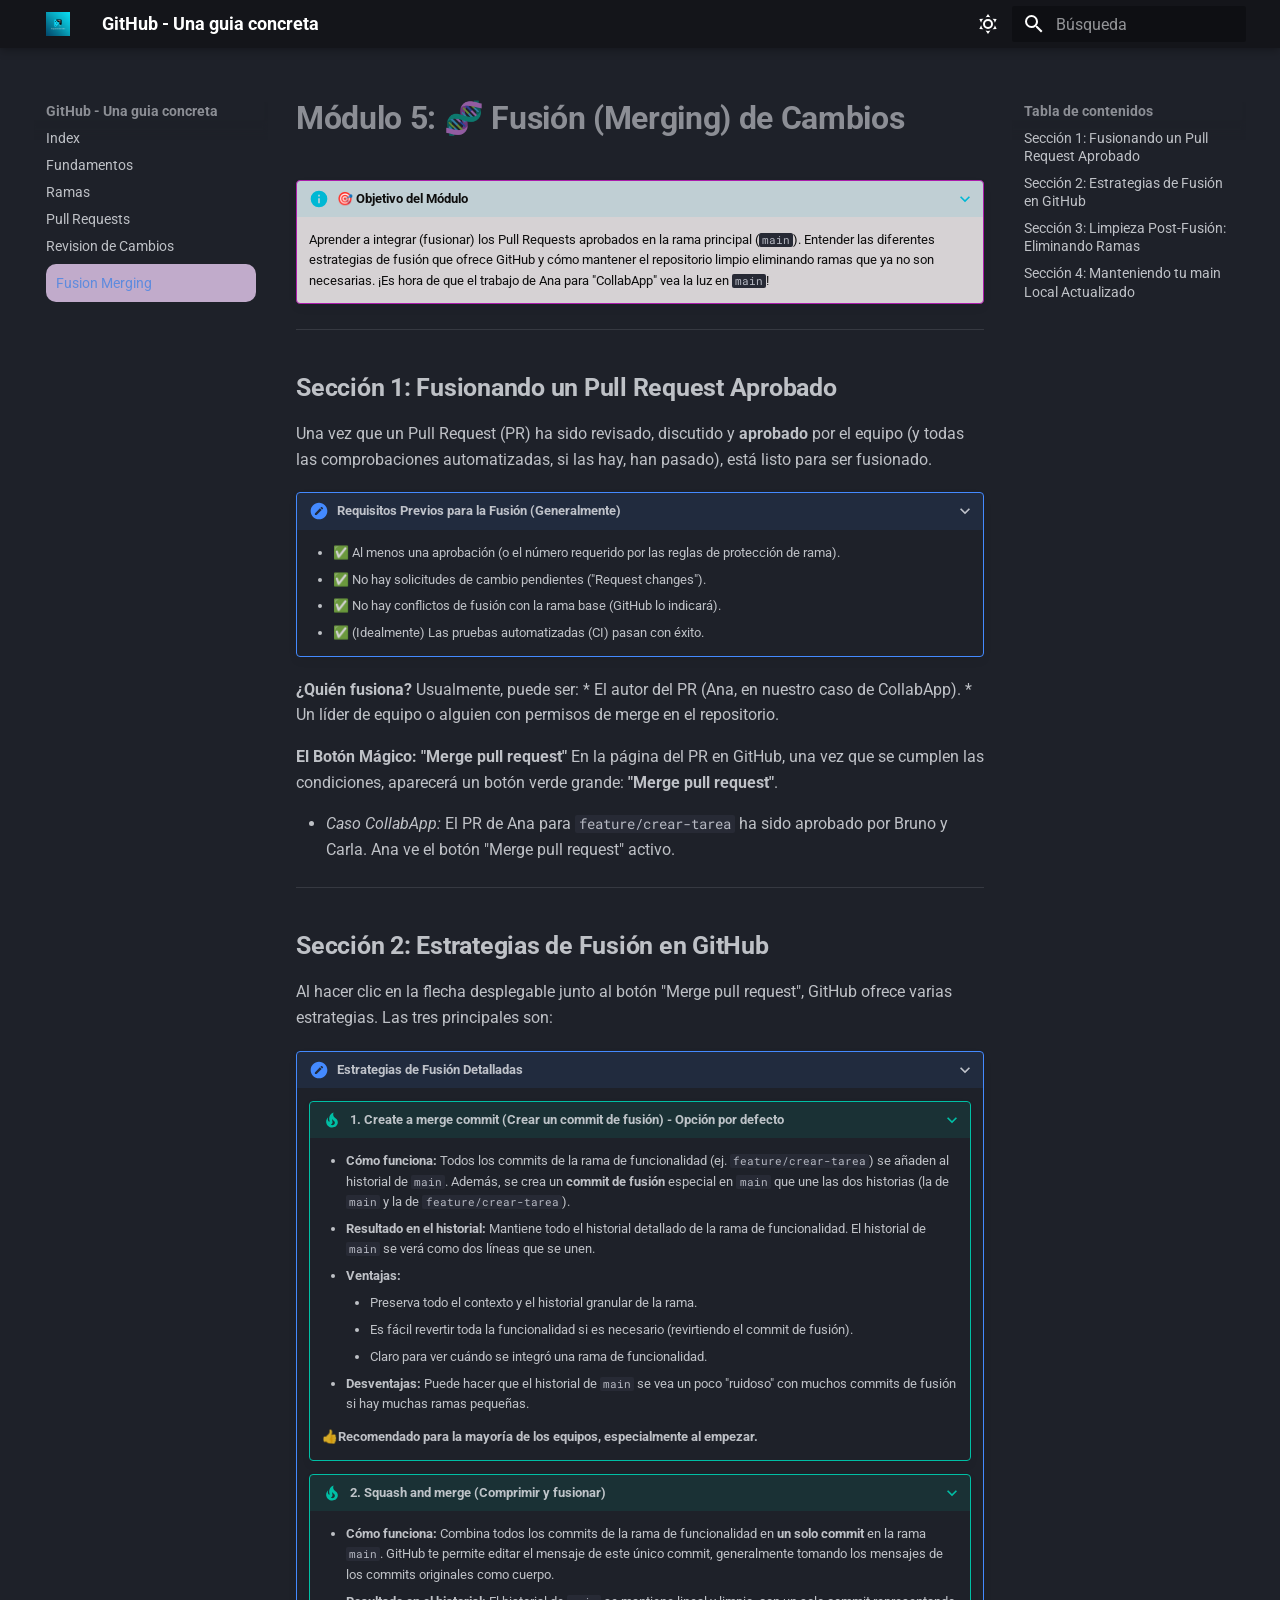
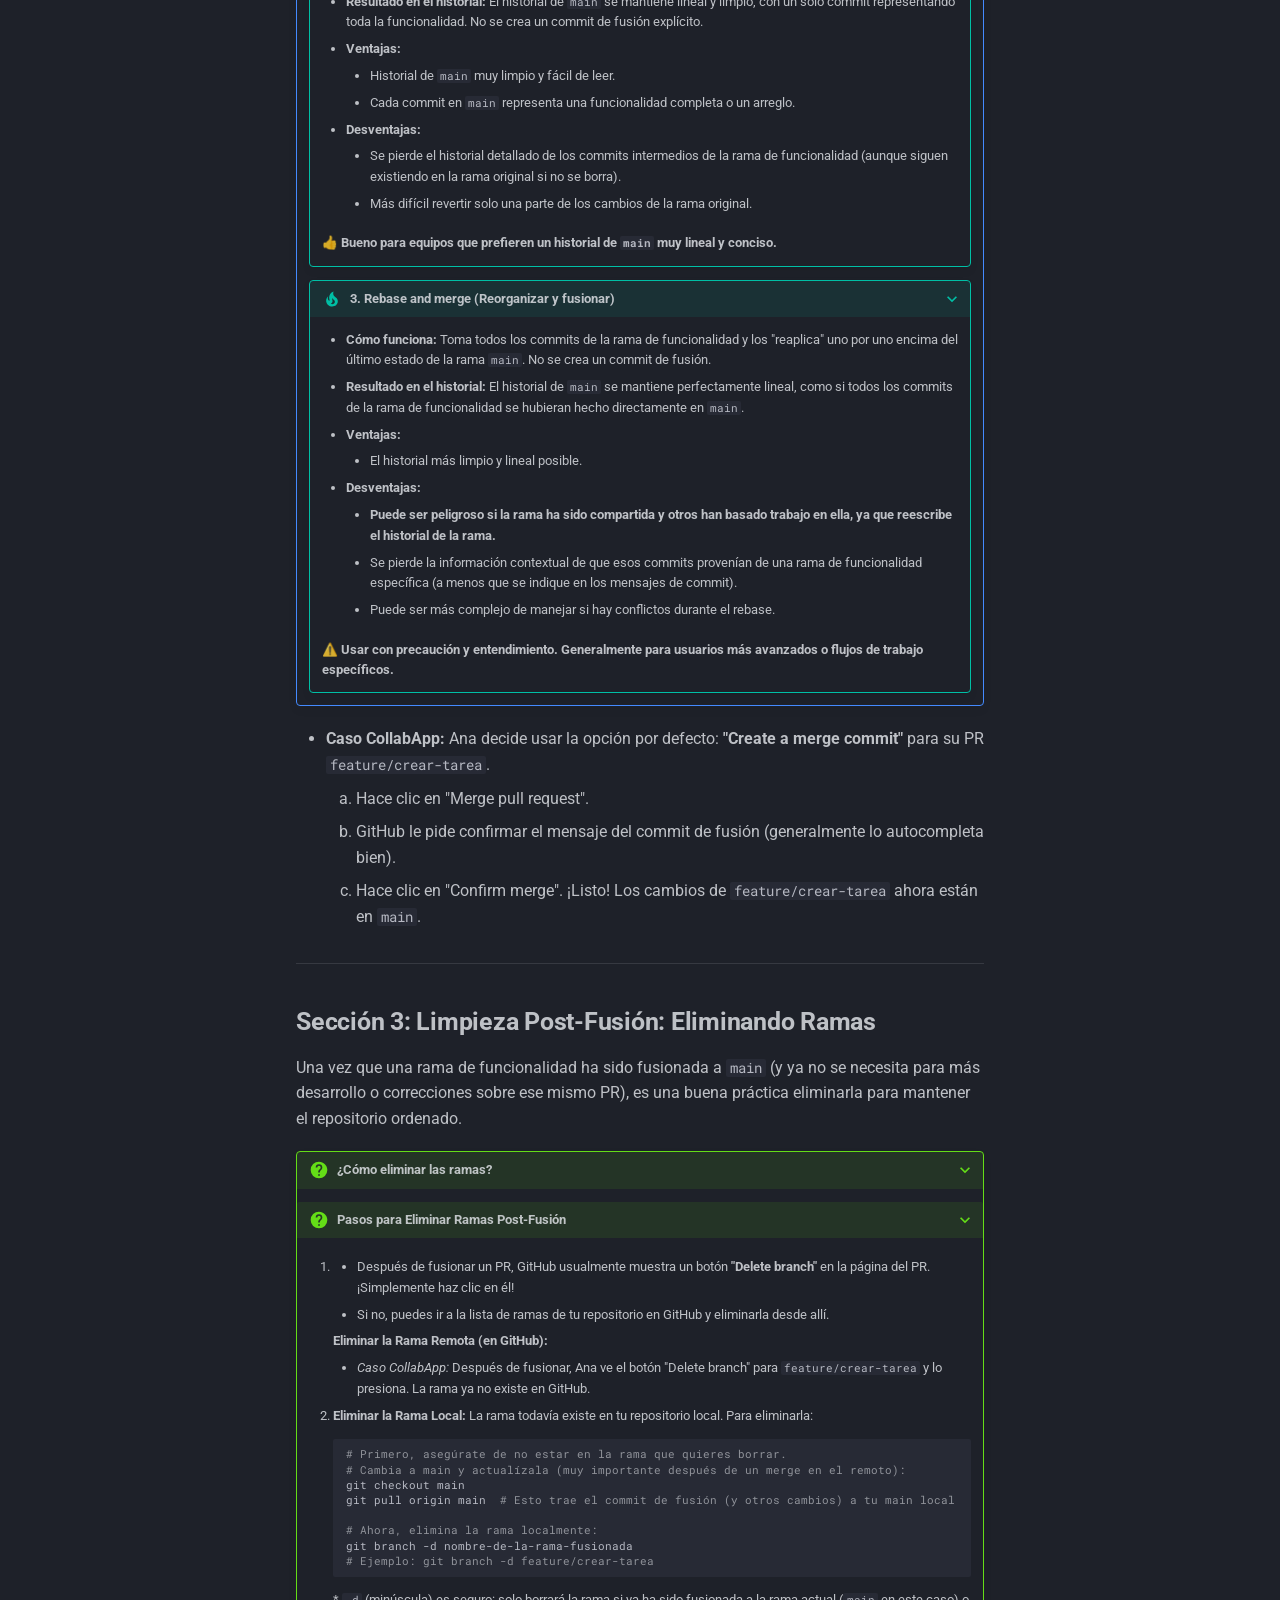
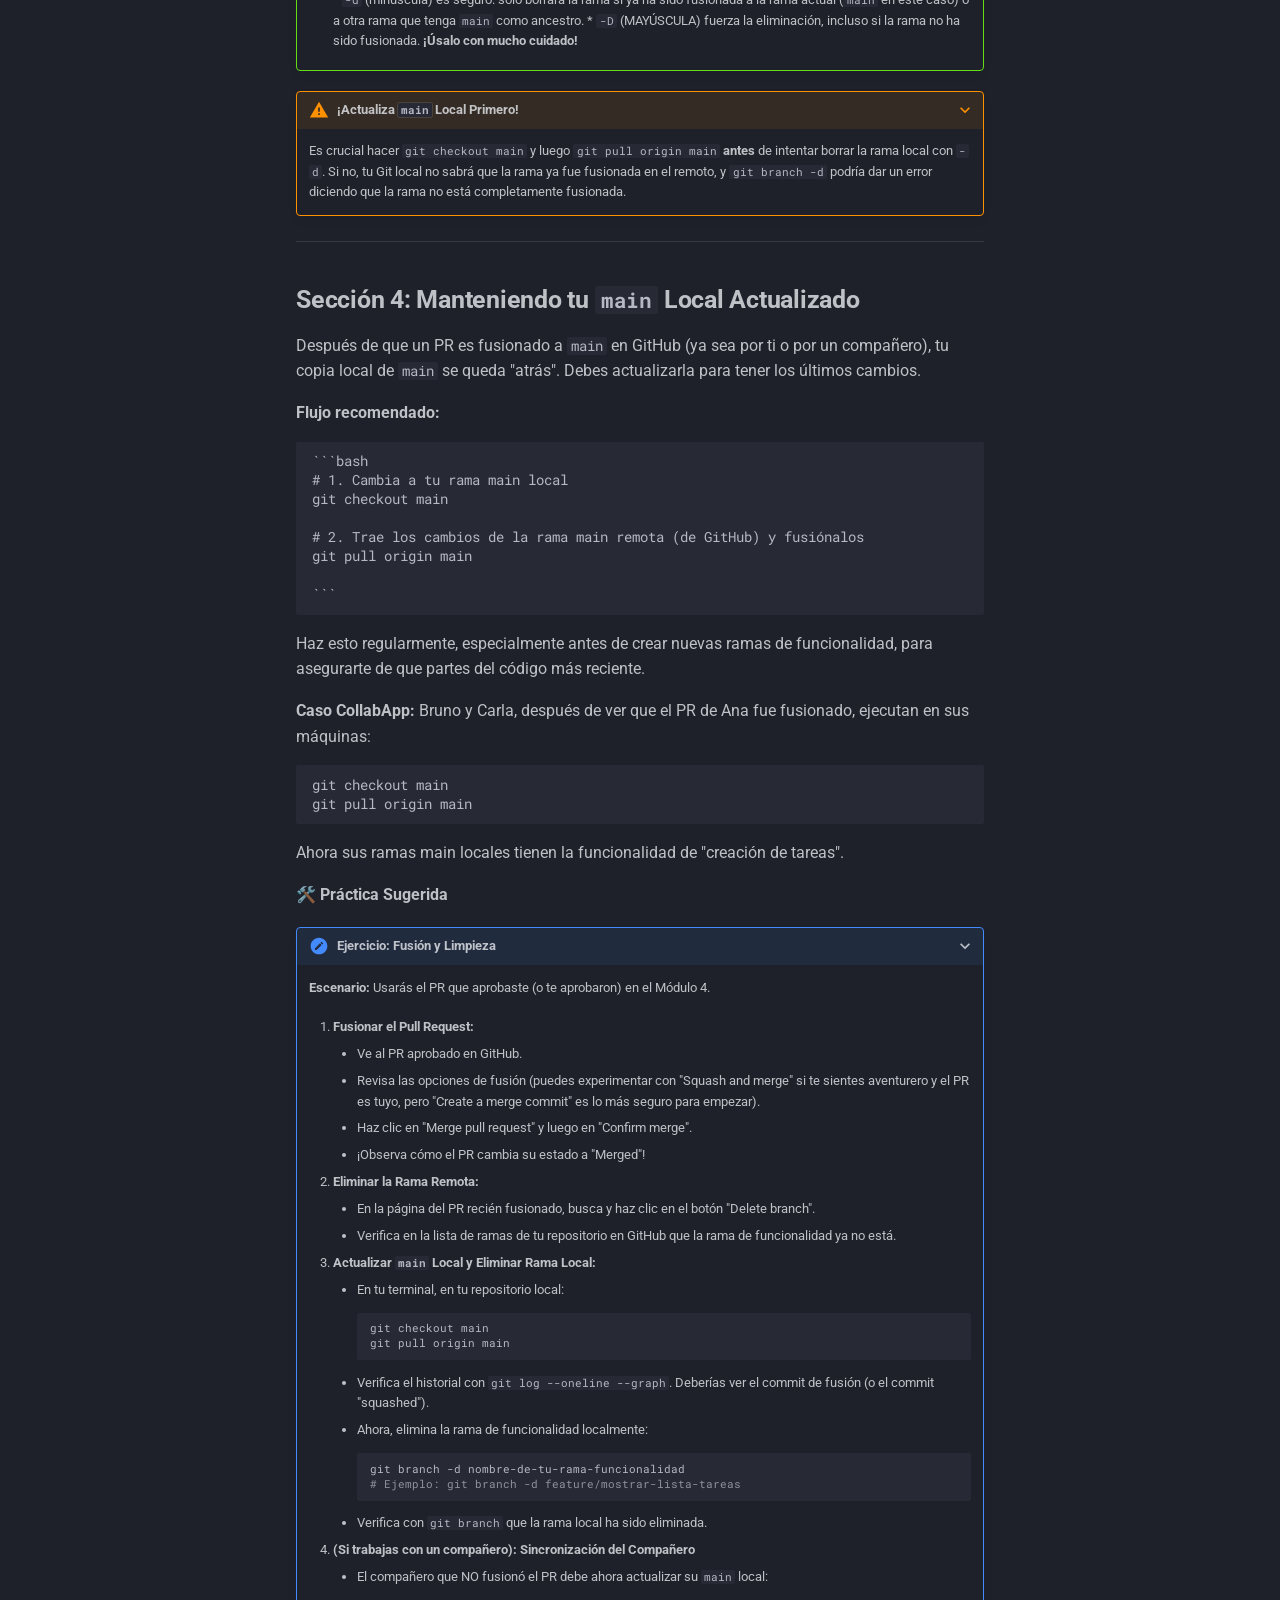
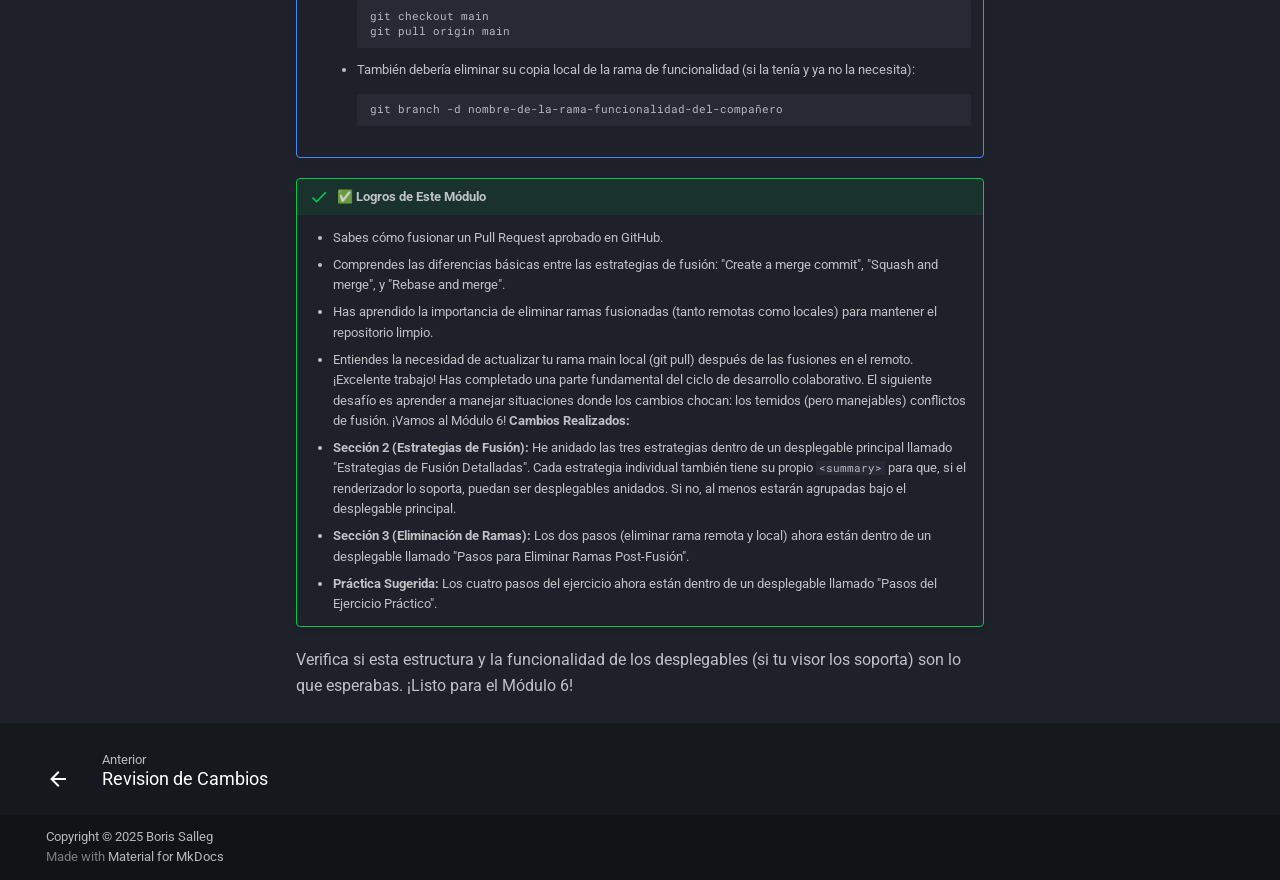
<file: mergin/index.html>
<!doctype html>
<html lang="es" class="no-js">
  <head>
    
      <meta charset="utf-8">
      <meta name="viewport" content="width=device-width,initial-scale=1">
      
      
      
      
        <link rel="prev" href="../revision/">
      
      
      
        
      
      
      <link rel="icon" href="../assets/favicon.png">
      <meta name="generator" content="mkdocs-1.6.1, mkdocs-material-9.7.6">
    
    
      
        <title>Fusion Merging - GitHub - Una guia concreta</title>
      
    
    
      <link rel="stylesheet" href="../assets/stylesheets/main.484c7ddc.min.css">
      
        
        <link rel="stylesheet" href="../assets/stylesheets/palette.ab4e12ef.min.css">
      
      


    
    
      
    
    
      
        
        
        <link rel="preconnect" href="https://fonts.gstatic.com" crossorigin>
        <link rel="stylesheet" href="https://fonts.googleapis.com/css?family=Roboto:300,300i,400,400i,700,700i%7CRoboto+Mono:400,400i,700,700i&display=fallback">
        <style>:root{--md-text-font:"Roboto";--md-code-font:"Roboto Mono"}</style>
      
    
    
      <link rel="stylesheet" href="../assets/stylesheets/styles.css">
    
    <script>__md_scope=new URL("..",location),__md_hash=e=>[...e].reduce(((e,_)=>(e<<5)-e+_.charCodeAt(0)),0),__md_get=(e,_=localStorage,t=__md_scope)=>JSON.parse(_.getItem(t.pathname+"."+e)),__md_set=(e,_,t=localStorage,a=__md_scope)=>{try{t.setItem(a.pathname+"."+e,JSON.stringify(_))}catch(e){}}</script>
    
      

    
    
  </head>
  
  
    
    
      
    
    
    
    
    <body dir="ltr" data-md-color-scheme="slate" data-md-color-primary="black" data-md-color-accent="deep-purple">
  
    
    <input class="md-toggle" data-md-toggle="drawer" type="checkbox" id="__drawer" autocomplete="off">
    <input class="md-toggle" data-md-toggle="search" type="checkbox" id="__search" autocomplete="off">
    <label class="md-overlay" for="__drawer"></label>
    <div data-md-component="skip">
      
        
        <a href="#modulo-5-fusion-merging-de-cambios" class="md-skip">
          Saltar a contenido
        </a>
      
    </div>
    <div data-md-component="announce">
      
    </div>
    
    
      

  

<header class="md-header md-header--shadow" data-md-component="header">
  <nav class="md-header__inner md-grid" aria-label="Cabecera">
    <a href=".." title="GitHub - Una guia concreta" class="md-header__button md-logo" aria-label="GitHub - Una guia concreta" data-md-component="logo">
      
  <img src="../assets/logo.png" alt="logo">

    </a>
    <label class="md-header__button md-icon" for="__drawer">
      
      <svg xmlns="http://www.w3.org/2000/svg" viewBox="0 0 24 24"><path d="M3 6h18v2H3zm0 5h18v2H3zm0 5h18v2H3z"/></svg>
    </label>
    <div class="md-header__title" data-md-component="header-title">
      <div class="md-header__ellipsis">
        <div class="md-header__topic">
          <span class="md-ellipsis">
            GitHub - Una guia concreta
          </span>
        </div>
        <div class="md-header__topic" data-md-component="header-topic">
          <span class="md-ellipsis">
            
              Fusion Merging
            
          </span>
        </div>
      </div>
    </div>
    
      
        <form class="md-header__option" data-md-component="palette">
  
    
    
    
    <input class="md-option" data-md-color-media="" data-md-color-scheme="slate" data-md-color-primary="black" data-md-color-accent="deep-purple"  aria-label="Dark mode"  type="radio" name="__palette" id="__palette_0">
    
      <label class="md-header__button md-icon" title="Dark mode" for="__palette_1" hidden>
        <svg xmlns="http://www.w3.org/2000/svg" viewBox="0 0 24 24"><path d="M12 7a5 5 0 0 1 5 5 5 5 0 0 1-5 5 5 5 0 0 1-5-5 5 5 0 0 1 5-5m0 2a3 3 0 0 0-3 3 3 3 0 0 0 3 3 3 3 0 0 0 3-3 3 3 0 0 0-3-3m0-7 2.39 3.42C13.65 5.15 12.84 5 12 5s-1.65.15-2.39.42zM3.34 7l4.16-.35A7.2 7.2 0 0 0 5.94 8.5c-.44.74-.69 1.5-.83 2.29zm.02 10 1.76-3.77a7.131 7.131 0 0 0 2.38 4.14zM20.65 7l-1.77 3.79a7.02 7.02 0 0 0-2.38-4.15zm-.01 10-4.14.36c.59-.51 1.12-1.14 1.54-1.86.42-.73.69-1.5.83-2.29zM12 22l-2.41-3.44c.74.27 1.55.44 2.41.44.82 0 1.63-.17 2.37-.44z"/></svg>
      </label>
    
  
    
    
    
    <input class="md-option" data-md-color-media="" data-md-color-scheme="default" data-md-color-primary="purple" data-md-color-accent="orange"  aria-label="Light mode"  type="radio" name="__palette" id="__palette_1">
    
      <label class="md-header__button md-icon" title="Light mode" for="__palette_0" hidden>
        <svg xmlns="http://www.w3.org/2000/svg" viewBox="0 0 24 24"><path d="m17.75 4.09-2.53 1.94.91 3.06-2.63-1.81-2.63 1.81.91-3.06-2.53-1.94L12.44 4l1.06-3 1.06 3zm3.5 6.91-1.64 1.25.59 1.98-1.7-1.17-1.7 1.17.59-1.98L15.75 11l2.06-.05L18.5 9l.69 1.95zm-2.28 4.95c.83-.08 1.72 1.1 1.19 1.85-.32.45-.66.87-1.08 1.27C15.17 23 8.84 23 4.94 19.07c-3.91-3.9-3.91-10.24 0-14.14.4-.4.82-.76 1.27-1.08.75-.53 1.93.36 1.85 1.19-.27 2.86.69 5.83 2.89 8.02a9.96 9.96 0 0 0 8.02 2.89m-1.64 2.02a12.08 12.08 0 0 1-7.8-3.47c-2.17-2.19-3.33-5-3.49-7.82-2.81 3.14-2.7 7.96.31 10.98 3.02 3.01 7.84 3.12 10.98.31"/></svg>
      </label>
    
  
</form>
      
    
    
      <script>var palette=__md_get("__palette");if(palette&&palette.color){if("(prefers-color-scheme)"===palette.color.media){var media=matchMedia("(prefers-color-scheme: light)"),input=document.querySelector(media.matches?"[data-md-color-media='(prefers-color-scheme: light)']":"[data-md-color-media='(prefers-color-scheme: dark)']");palette.color.media=input.getAttribute("data-md-color-media"),palette.color.scheme=input.getAttribute("data-md-color-scheme"),palette.color.primary=input.getAttribute("data-md-color-primary"),palette.color.accent=input.getAttribute("data-md-color-accent")}for(var[key,value]of Object.entries(palette.color))document.body.setAttribute("data-md-color-"+key,value)}</script>
    
    
    
      
      
        <label class="md-header__button md-icon" for="__search">
          
          <svg xmlns="http://www.w3.org/2000/svg" viewBox="0 0 24 24"><path d="M9.5 3A6.5 6.5 0 0 1 16 9.5c0 1.61-.59 3.09-1.56 4.23l.27.27h.79l5 5-1.5 1.5-5-5v-.79l-.27-.27A6.52 6.52 0 0 1 9.5 16 6.5 6.5 0 0 1 3 9.5 6.5 6.5 0 0 1 9.5 3m0 2C7 5 5 7 5 9.5S7 14 9.5 14 14 12 14 9.5 12 5 9.5 5"/></svg>
        </label>
        <div class="md-search" data-md-component="search" role="dialog">
  <label class="md-search__overlay" for="__search"></label>
  <div class="md-search__inner" role="search">
    <form class="md-search__form" name="search">
      <input type="text" class="md-search__input" name="query" aria-label="Búsqueda" placeholder="Búsqueda" autocapitalize="off" autocorrect="off" autocomplete="off" spellcheck="false" data-md-component="search-query" required>
      <label class="md-search__icon md-icon" for="__search">
        
        <svg xmlns="http://www.w3.org/2000/svg" viewBox="0 0 24 24"><path d="M9.5 3A6.5 6.5 0 0 1 16 9.5c0 1.61-.59 3.09-1.56 4.23l.27.27h.79l5 5-1.5 1.5-5-5v-.79l-.27-.27A6.52 6.52 0 0 1 9.5 16 6.5 6.5 0 0 1 3 9.5 6.5 6.5 0 0 1 9.5 3m0 2C7 5 5 7 5 9.5S7 14 9.5 14 14 12 14 9.5 12 5 9.5 5"/></svg>
        
        <svg xmlns="http://www.w3.org/2000/svg" viewBox="0 0 24 24"><path d="M20 11v2H8l5.5 5.5-1.42 1.42L4.16 12l7.92-7.92L13.5 5.5 8 11z"/></svg>
      </label>
      <nav class="md-search__options" aria-label="Buscar">
        
        <button type="reset" class="md-search__icon md-icon" title="Limpiar" aria-label="Limpiar" tabindex="-1">
          
          <svg xmlns="http://www.w3.org/2000/svg" viewBox="0 0 24 24"><path d="M19 6.41 17.59 5 12 10.59 6.41 5 5 6.41 10.59 12 5 17.59 6.41 19 12 13.41 17.59 19 19 17.59 13.41 12z"/></svg>
        </button>
      </nav>
      
    </form>
    <div class="md-search__output">
      <div class="md-search__scrollwrap" tabindex="0" data-md-scrollfix>
        <div class="md-search-result" data-md-component="search-result">
          <div class="md-search-result__meta">
            Inicializando búsqueda
          </div>
          <ol class="md-search-result__list" role="presentation"></ol>
        </div>
      </div>
    </div>
  </div>
</div>
      
    
    
  </nav>
  
</header>
    
    <div class="md-container" data-md-component="container">
      
      
        
          
        
      
      <main class="md-main" data-md-component="main">
        <div class="md-main__inner md-grid">
          
            
              
              <div class="md-sidebar md-sidebar--primary" data-md-component="sidebar" data-md-type="navigation" >
                <div class="md-sidebar__scrollwrap">
                  <div class="md-sidebar__inner">
                    



<nav class="md-nav md-nav--primary" aria-label="Navegación" data-md-level="0">
  <label class="md-nav__title" for="__drawer">
    <a href=".." title="GitHub - Una guia concreta" class="md-nav__button md-logo" aria-label="GitHub - Una guia concreta" data-md-component="logo">
      
  <img src="../assets/logo.png" alt="logo">

    </a>
    GitHub - Una guia concreta
  </label>
  
  <ul class="md-nav__list" data-md-scrollfix>
    
      
      
  
  
  
  
    <li class="md-nav__item">
      <a href=".." class="md-nav__link">
        
  
  
  <span class="md-ellipsis">
    
  
    Index
  

    
  </span>
  
  

      </a>
    </li>
  

    
      
      
  
  
  
  
    <li class="md-nav__item">
      <a href="../fundamentos/" class="md-nav__link">
        
  
  
  <span class="md-ellipsis">
    
  
    Fundamentos
  

    
  </span>
  
  

      </a>
    </li>
  

    
      
      
  
  
  
  
    <li class="md-nav__item">
      <a href="../ramas/" class="md-nav__link">
        
  
  
  <span class="md-ellipsis">
    
  
    Ramas
  

    
  </span>
  
  

      </a>
    </li>
  

    
      
      
  
  
  
  
    <li class="md-nav__item">
      <a href="../request/" class="md-nav__link">
        
  
  
  <span class="md-ellipsis">
    
  
    Pull Requests
  

    
  </span>
  
  

      </a>
    </li>
  

    
      
      
  
  
  
  
    <li class="md-nav__item">
      <a href="../revision/" class="md-nav__link">
        
  
  
  <span class="md-ellipsis">
    
  
    Revision de Cambios
  

    
  </span>
  
  

      </a>
    </li>
  

    
      
      
  
  
    
  
  
  
    <li class="md-nav__item md-nav__item--active">
      
      <input class="md-nav__toggle md-toggle" type="checkbox" id="__toc">
      
      
        
      
      
        <label class="md-nav__link md-nav__link--active" for="__toc">
          
  
  
  <span class="md-ellipsis">
    
  
    Fusion Merging
  

    
  </span>
  
  

          <span class="md-nav__icon md-icon"></span>
        </label>
      
      <a href="./" class="md-nav__link md-nav__link--active">
        
  
  
  <span class="md-ellipsis">
    
  
    Fusion Merging
  

    
  </span>
  
  

      </a>
      
        

<nav class="md-nav md-nav--secondary" aria-label="Tabla de contenidos">
  
  
  
    
  
  
    <label class="md-nav__title" for="__toc">
      <span class="md-nav__icon md-icon"></span>
      Tabla de contenidos
    </label>
    <ul class="md-nav__list" data-md-component="toc" data-md-scrollfix>
      
        <li class="md-nav__item">
  <a href="#seccion-1-fusionando-un-pull-request-aprobado" class="md-nav__link">
    <span class="md-ellipsis">
      
        Sección 1: Fusionando un Pull Request Aprobado
      
    </span>
  </a>
  
</li>
      
        <li class="md-nav__item">
  <a href="#seccion-2-estrategias-de-fusion-en-github" class="md-nav__link">
    <span class="md-ellipsis">
      
        Sección 2: Estrategias de Fusión en GitHub
      
    </span>
  </a>
  
</li>
      
        <li class="md-nav__item">
  <a href="#seccion-3-limpieza-post-fusion-eliminando-ramas" class="md-nav__link">
    <span class="md-ellipsis">
      
        Sección 3: Limpieza Post-Fusión: Eliminando Ramas
      
    </span>
  </a>
  
</li>
      
        <li class="md-nav__item">
  <a href="#seccion-4-manteniendo-tu-main-local-actualizado" class="md-nav__link">
    <span class="md-ellipsis">
      
        Sección 4: Manteniendo tu main Local Actualizado
      
    </span>
  </a>
  
</li>
      
    </ul>
  
</nav>
      
    </li>
  

    
  </ul>
</nav>
                  </div>
                </div>
              </div>
            
            
              
              <div class="md-sidebar md-sidebar--secondary" data-md-component="sidebar" data-md-type="toc" >
                <div class="md-sidebar__scrollwrap">
                  <div class="md-sidebar__inner">
                    

<nav class="md-nav md-nav--secondary" aria-label="Tabla de contenidos">
  
  
  
    
  
  
    <label class="md-nav__title" for="__toc">
      <span class="md-nav__icon md-icon"></span>
      Tabla de contenidos
    </label>
    <ul class="md-nav__list" data-md-component="toc" data-md-scrollfix>
      
        <li class="md-nav__item">
  <a href="#seccion-1-fusionando-un-pull-request-aprobado" class="md-nav__link">
    <span class="md-ellipsis">
      
        Sección 1: Fusionando un Pull Request Aprobado
      
    </span>
  </a>
  
</li>
      
        <li class="md-nav__item">
  <a href="#seccion-2-estrategias-de-fusion-en-github" class="md-nav__link">
    <span class="md-ellipsis">
      
        Sección 2: Estrategias de Fusión en GitHub
      
    </span>
  </a>
  
</li>
      
        <li class="md-nav__item">
  <a href="#seccion-3-limpieza-post-fusion-eliminando-ramas" class="md-nav__link">
    <span class="md-ellipsis">
      
        Sección 3: Limpieza Post-Fusión: Eliminando Ramas
      
    </span>
  </a>
  
</li>
      
        <li class="md-nav__item">
  <a href="#seccion-4-manteniendo-tu-main-local-actualizado" class="md-nav__link">
    <span class="md-ellipsis">
      
        Sección 4: Manteniendo tu main Local Actualizado
      
    </span>
  </a>
  
</li>
      
    </ul>
  
</nav>
                  </div>
                </div>
              </div>
            
          
          
            <div class="md-content" data-md-component="content">
              
              <article class="md-content__inner md-typeset">
                
                  



<h1 id="modulo-5-fusion-merging-de-cambios"><strong>Módulo 5: 🧬 Fusión (Merging) de Cambios</strong></h1>
<details class="info" open="open">
<summary>🎯 Objetivo del Módulo</summary>
<p>Aprender a integrar (fusionar) los Pull Requests aprobados en la rama principal (<code>main</code>). Entender las diferentes estrategias de fusión que ofrece GitHub y cómo mantener el repositorio limpio eliminando ramas que ya no son necesarias. ¡Es hora de que el trabajo de Ana para "CollabApp" vea la luz en <code>main</code>!</p>
</details>
<hr />
<h2 id="seccion-1-fusionando-un-pull-request-aprobado"><strong>Sección 1: Fusionando un Pull Request Aprobado</strong></h2>
<p>Una vez que un Pull Request (PR) ha sido revisado, discutido y <strong>aprobado</strong> por el equipo (y todas las comprobaciones automatizadas, si las hay, han pasado), está listo para ser fusionado.</p>
<details class="check" open="open">
<summary>Requisitos Previos para la Fusión (Generalmente)</summary>
<ul>
<li>✅ Al menos una aprobación (o el número requerido por las reglas de protección de rama).</li>
<li>✅ No hay solicitudes de cambio pendientes ("Request changes").</li>
<li>✅ No hay conflictos de fusión con la rama base (GitHub lo indicará).</li>
<li>✅ (Idealmente) Las pruebas automatizadas (CI) pasan con éxito.</li>
</ul>
</details>
<p><strong>¿Quién fusiona?</strong> Usualmente, puede ser:
*   El autor del PR (Ana, en nuestro caso de CollabApp).
*   Un líder de equipo o alguien con permisos de merge en el repositorio.</p>
<p><strong>El Botón Mágico: "Merge pull request"</strong>
En la página del PR en GitHub, una vez que se cumplen las condiciones, aparecerá un botón verde grande: <strong>"Merge pull request"</strong>.</p>
<ul>
<li><em>Caso CollabApp:</em> El PR de Ana para <code>feature/crear-tarea</code> ha sido aprobado por Bruno y Carla. Ana ve el botón "Merge pull request" activo.</li>
</ul>
<hr />
<h2 id="seccion-2-estrategias-de-fusion-en-github"><strong>Sección 2: Estrategias de Fusión en GitHub</strong></h2>
<p>Al hacer clic en la flecha desplegable junto al botón "Merge pull request", GitHub ofrece varias estrategias. Las tres principales son:</p>
<details class="details" open="open">
<summary>Estrategias de Fusión Detalladas</summary>
<details class="tip" open="open">
<summary>1. Create a merge commit (Crear un commit de fusión) - Opción por defecto</summary>
<ul>
<li><strong>Cómo funciona:</strong> Todos los commits de la rama de funcionalidad (ej. <code>feature/crear-tarea</code>) se añaden al historial de <code>main</code>. Además, se crea un <strong>commit de fusión</strong> especial en <code>main</code> que une las dos historias (la de <code>main</code> y la de <code>feature/crear-tarea</code>).</li>
<li><strong>Resultado en el historial:</strong> Mantiene todo el historial detallado de la rama de funcionalidad. El historial de <code>main</code> se verá como dos líneas que se unen.</li>
<li><strong>Ventajas:</strong><ul>
<li>Preserva todo el contexto y el historial granular de la rama.</li>
<li>Es fácil revertir toda la funcionalidad si es necesario (revirtiendo el commit de fusión).</li>
<li>Claro para ver cuándo se integró una rama de funcionalidad.</li>
</ul>
</li>
<li><strong>Desventajas:</strong> Puede hacer que el historial de <code>main</code> se vea un poco "ruidoso" con muchos commits de          fusión si hay muchas ramas pequeñas.</li>
</ul>
<p>👍<strong>Recomendado para la mayoría de los equipos, especialmente al empezar.</strong></p>
</details>
<details class="tip" open="open">
<summary>2. Squash and merge (Comprimir y fusionar)</summary>
<ul>
<li><strong>Cómo funciona:</strong> Combina todos los commits de la rama de funcionalidad en <strong>un solo commit</strong> en la rama <code>main</code>. GitHub te permite editar el mensaje de este único commit, generalmente tomando los mensajes de los commits originales como cuerpo.</li>
<li><strong>Resultado en el historial:</strong> El historial de <code>main</code> se mantiene lineal y limpio, con un solo commit representando toda la funcionalidad. No se crea un commit de fusión explícito.</li>
<li><strong>Ventajas:</strong><ul>
<li>Historial de <code>main</code> muy limpio y fácil de leer.</li>
<li>Cada commit en <code>main</code> representa una funcionalidad completa o un arreglo.</li>
</ul>
</li>
<li><strong>Desventajas:</strong><ul>
<li>Se pierde el historial detallado de los commits intermedios de la rama de funcionalidad (aunque siguen existiendo en la rama original si no se borra).</li>
<li>Más difícil revertir solo una parte de los cambios de la rama original.</li>
</ul>
</li>
</ul>
<p>👍 <strong>Bueno para equipos que prefieren un historial de <code>main</code> muy lineal y conciso.</strong></p>
</details>
<details class="tip" open="open">
<summary>3. Rebase and merge (Reorganizar y fusionar)</summary>
<ul>
<li><strong>Cómo funciona:</strong> Toma todos los commits de la rama de funcionalidad y los "reaplica" uno por uno encima del último estado de la rama <code>main</code>. No se crea un commit de fusión.</li>
<li><strong>Resultado en el historial:</strong> El historial de <code>main</code> se mantiene perfectamente lineal, como si todos los commits de la rama de funcionalidad se hubieran hecho directamente en <code>main</code>.</li>
<li><strong>Ventajas:</strong><ul>
<li>El historial más limpio y lineal posible.</li>
</ul>
</li>
<li><strong>Desventajas:</strong><ul>
<li><strong>Puede ser peligroso si la rama ha sido compartida y otros han basado trabajo en ella, ya que reescribe el historial de la rama.</strong></li>
<li>Se pierde la información contextual de que esos commits provenían de una rama de funcionalidad específica (a menos que se indique en los mensajes de commit).</li>
<li>Puede ser más complejo de manejar si hay conflictos durante el rebase.</li>
</ul>
</li>
</ul>
<p>⚠️ <strong>Usar con precaución y entendimiento. Generalmente para usuarios más avanzados o flujos de trabajo específicos.</strong></p>
</details>
</details>
<ul>
<li><strong>Caso CollabApp:</strong> Ana decide usar la opción por defecto: <strong>"Create a merge commit"</strong> para su PR <code>feature/crear-tarea</code>.<ol>
<li>Hace clic en "Merge pull request".</li>
<li>GitHub le pide confirmar el mensaje del commit de fusión (generalmente lo autocompleta bien).</li>
<li>Hace clic en "Confirm merge".
¡Listo! Los cambios de <code>feature/crear-tarea</code> ahora están en <code>main</code>.</li>
</ol>
</li>
</ul>
<hr />
<h2 id="seccion-3-limpieza-post-fusion-eliminando-ramas"><strong>Sección 3: Limpieza Post-Fusión: Eliminando Ramas</strong></h2>
<p>Una vez que una rama de funcionalidad ha sido fusionada a <code>main</code> (y ya no se necesita para más desarrollo o correcciones sobre ese mismo PR), es una buena práctica eliminarla para mantener el repositorio ordenado.</p>
<details class="question" open="open">
<summary>¿Cómo eliminar las ramas?</summary>
<p><summary>Pasos para Eliminar Ramas Post-Fusión</summary></p>
<ol>
<li>
<ul>
<li>Después de fusionar un PR, GitHub usualmente muestra un botón <strong>"Delete branch"</strong> en la página del PR. ¡Simplemente haz clic en él!</li>
<li>Si no, puedes ir a la lista de ramas de tu repositorio en GitHub y eliminarla desde allí.</li>
</ul>
<p><strong>Eliminar la Rama Remota (en GitHub):</strong></p>
<ul>
<li><em>Caso CollabApp:</em> Después de fusionar, Ana ve el botón "Delete branch" para <code>feature/crear-tarea</code> y lo presiona. La rama ya no existe en GitHub.</li>
</ul>
</li>
<li>
<p><strong>Eliminar la Rama Local:</strong>
    La rama todavía existe en tu repositorio local. Para eliminarla:</p>
<p><div class="language-bash highlight"><pre><span></span><code><span id="__span-0-1"><a id="__codelineno-0-1" name="__codelineno-0-1" href="#__codelineno-0-1"></a><span class="c1"># Primero, asegúrate de no estar en la rama que quieres borrar.</span>
</span><span id="__span-0-2"><a id="__codelineno-0-2" name="__codelineno-0-2" href="#__codelineno-0-2"></a><span class="c1"># Cambia a main y actualízala (muy importante después de un merge en el remoto):</span>
</span><span id="__span-0-3"><a id="__codelineno-0-3" name="__codelineno-0-3" href="#__codelineno-0-3"></a>git<span class="w"> </span>checkout<span class="w"> </span>main
</span><span id="__span-0-4"><a id="__codelineno-0-4" name="__codelineno-0-4" href="#__codelineno-0-4"></a>git<span class="w"> </span>pull<span class="w"> </span>origin<span class="w"> </span>main<span class="w">  </span><span class="c1"># Esto trae el commit de fusión (y otros cambios) a tu main local</span>
</span><span id="__span-0-5"><a id="__codelineno-0-5" name="__codelineno-0-5" href="#__codelineno-0-5"></a>
</span><span id="__span-0-6"><a id="__codelineno-0-6" name="__codelineno-0-6" href="#__codelineno-0-6"></a><span class="c1"># Ahora, elimina la rama localmente:</span>
</span><span id="__span-0-7"><a id="__codelineno-0-7" name="__codelineno-0-7" href="#__codelineno-0-7"></a>git<span class="w"> </span>branch<span class="w"> </span>-d<span class="w"> </span>nombre-de-la-rama-fusionada
</span><span id="__span-0-8"><a id="__codelineno-0-8" name="__codelineno-0-8" href="#__codelineno-0-8"></a><span class="c1"># Ejemplo: git branch -d feature/crear-tarea</span>
</span></code></pre></div>
*   <code>-d</code> (minúscula) es seguro: solo borrará la rama si ya ha sido fusionada a la rama actual (<code>main</code> en este caso) o a otra rama que tenga <code>main</code> como ancestro.
*   <code>-D</code> (MAYÚSCULA) fuerza la eliminación, incluso si la rama no ha sido fusionada. <strong>¡Úsalo con mucho cuidado!</strong></p>
</li>
</ol>
</details>
<details class="warning" open="open">
<summary>¡Actualiza <code>main</code> Local Primero!</summary>
<p>Es crucial hacer <code>git checkout main</code> y luego <code>git pull origin main</code> <strong>antes</strong> de intentar borrar la rama local con <code>-d</code>. Si no, tu Git local no sabrá que la rama ya fue fusionada en el remoto, y <code>git branch -d</code> podría dar un error diciendo que la rama no está completamente fusionada.</p>
</details>
<hr />
<h2 id="seccion-4-manteniendo-tu-main-local-actualizado"><strong>Sección 4: Manteniendo tu <code>main</code> Local Actualizado</strong></h2>
<p>Después de que un PR es fusionado a <code>main</code> en GitHub (ya sea por ti o por un compañero), tu copia local de <code>main</code> se queda "atrás". Debes actualizarla para tener los últimos cambios.</p>
<p><strong>Flujo recomendado:</strong></p>
<div class="language-text highlight"><pre><span></span><code>```bash
# 1. Cambia a tu rama main local
git checkout main

# 2. Trae los cambios de la rama main remota (de GitHub) y fusiónalos
git pull origin main

```
</code></pre></div>
<p>Haz esto regularmente, especialmente antes de crear nuevas ramas de funcionalidad, para asegurarte de que partes del código más reciente.</p>
<p><strong>Caso CollabApp:</strong> Bruno y Carla, después de ver que el PR de Ana fue fusionado, ejecutan en sus máquinas:
    <div class="language-bash highlight"><pre><span></span><code><span id="__span-2-1"><a id="__codelineno-2-1" name="__codelineno-2-1" href="#__codelineno-2-1"></a>git<span class="w"> </span>checkout<span class="w"> </span>main
</span><span id="__span-2-2"><a id="__codelineno-2-2" name="__codelineno-2-2" href="#__codelineno-2-2"></a>git<span class="w"> </span>pull<span class="w"> </span>origin<span class="w"> </span>main
</span></code></pre></div>
Ahora sus ramas main locales tienen la funcionalidad de "creación de tareas".</p>
<p>🛠️ <strong>Práctica Sugerida</strong></p>
<details class="exercise" open="open">
<summary>Ejercicio: Fusión y Limpieza</summary>
<p><strong>Escenario:</strong> Usarás el PR que aprobaste (o te aprobaron) en el Módulo 4.</p>
<ol>
<li>
<p><strong>Fusionar el Pull Request:</strong></p>
<ul>
<li>Ve al PR aprobado en GitHub.</li>
<li>Revisa las opciones de fusión (puedes experimentar con "Squash and merge" si te sientes aventurero y el PR es tuyo, pero "Create a merge commit" es lo más seguro para empezar).</li>
<li>Haz clic en "Merge pull request" y luego en "Confirm merge".</li>
<li>¡Observa cómo el PR cambia su estado a "Merged"!</li>
</ul>
</li>
<li>
<p><strong>Eliminar la Rama Remota:</strong></p>
<ul>
<li>En la página del PR recién fusionado, busca y haz clic en el botón "Delete branch".</li>
<li>Verifica en la lista de ramas de tu repositorio en GitHub que la rama de funcionalidad ya no está.</li>
</ul>
</li>
<li>
<p><strong>Actualizar <code>main</code> Local y Eliminar Rama Local:</strong></p>
<ul>
<li>En tu terminal, en tu repositorio local:
    <div class="language-bash highlight"><pre><span></span><code><span id="__span-3-1"><a id="__codelineno-3-1" name="__codelineno-3-1" href="#__codelineno-3-1"></a>git<span class="w"> </span>checkout<span class="w"> </span>main
</span><span id="__span-3-2"><a id="__codelineno-3-2" name="__codelineno-3-2" href="#__codelineno-3-2"></a>git<span class="w"> </span>pull<span class="w"> </span>origin<span class="w"> </span>main
</span></code></pre></div></li>
<li>Verifica el historial con <code>git log --oneline --graph</code>. Deberías ver el commit de fusión (o el commit "squashed").</li>
<li>Ahora, elimina la rama de funcionalidad localmente:
    <div class="language-bash highlight"><pre><span></span><code><span id="__span-4-1"><a id="__codelineno-4-1" name="__codelineno-4-1" href="#__codelineno-4-1"></a>git<span class="w"> </span>branch<span class="w"> </span>-d<span class="w"> </span>nombre-de-tu-rama-funcionalidad
</span><span id="__span-4-2"><a id="__codelineno-4-2" name="__codelineno-4-2" href="#__codelineno-4-2"></a><span class="c1"># Ejemplo: git branch -d feature/mostrar-lista-tareas</span>
</span></code></pre></div></li>
<li>Verifica con <code>git branch</code> que la rama local ha sido eliminada.</li>
</ul>
</li>
<li>
<p><strong>(Si trabajas con un compañero): Sincronización del Compañero</strong></p>
<ul>
<li>El compañero que NO fusionó el PR debe ahora actualizar su <code>main</code> local:
    <div class="language-bash highlight"><pre><span></span><code><span id="__span-5-1"><a id="__codelineno-5-1" name="__codelineno-5-1" href="#__codelineno-5-1"></a>git<span class="w"> </span>checkout<span class="w"> </span>main
</span><span id="__span-5-2"><a id="__codelineno-5-2" name="__codelineno-5-2" href="#__codelineno-5-2"></a>git<span class="w"> </span>pull<span class="w"> </span>origin<span class="w"> </span>main
</span></code></pre></div></li>
<li>También debería eliminar su copia local de la rama de funcionalidad (si la tenía y ya no la necesita):
    <div class="language-bash highlight"><pre><span></span><code><span id="__span-6-1"><a id="__codelineno-6-1" name="__codelineno-6-1" href="#__codelineno-6-1"></a>git<span class="w"> </span>branch<span class="w"> </span>-d<span class="w"> </span>nombre-de-la-rama-funcionalidad-del-compañero
</span></code></pre></div></li>
</ul>
</li>
</ol>
</details>
<div class="admonition success">
<p class="admonition-title">✅ Logros de Este Módulo</p>
<ul>
<li>Sabes cómo fusionar un Pull Request aprobado en GitHub.</li>
<li>Comprendes las diferencias básicas entre las estrategias de fusión: "Create a merge commit", "Squash and merge", y "Rebase and merge".</li>
<li>Has aprendido la importancia de eliminar ramas fusionadas (tanto remotas como locales) para mantener el repositorio limpio.</li>
<li>
<p>Entiendes la necesidad de actualizar tu rama main local (git pull) después de las fusiones en el remoto.
¡Excelente trabajo! Has completado una parte fundamental del ciclo de desarrollo colaborativo. El siguiente desafío es aprender a manejar situaciones donde los cambios chocan: los temidos (pero manejables) conflictos de fusión. ¡Vamos al Módulo 6!
<strong>Cambios Realizados:</strong></p>
</li>
<li>
<p><strong>Sección 2 (Estrategias de Fusión):</strong> He anidado las tres estrategias dentro de un desplegable principal llamado "Estrategias de Fusión Detalladas". Cada estrategia individual también tiene su propio <code>&lt;summary&gt;</code> para que, si el renderizador lo soporta, puedan ser desplegables anidados. Si no, al menos estarán agrupadas bajo el desplegable principal.</p>
</li>
<li><strong>Sección 3 (Eliminación de Ramas):</strong> Los dos pasos (eliminar rama remota y local) ahora están dentro de un desplegable llamado "Pasos para Eliminar Ramas Post-Fusión".</li>
<li><strong>Práctica Sugerida:</strong> Los cuatro pasos del ejercicio ahora están dentro de un desplegable llamado "Pasos del Ejercicio Práctico".</li>
</ul>
</div>
<p>Verifica si esta estructura y la funcionalidad de los desplegables (si tu visor los soporta) son lo que esperabas. ¡Listo para el Módulo 6!</p>












                
              </article>
            </div>
          
          
  <script>var tabs=__md_get("__tabs");if(Array.isArray(tabs))e:for(var set of document.querySelectorAll(".tabbed-set")){var labels=set.querySelector(".tabbed-labels");for(var tab of tabs)for(var label of labels.getElementsByTagName("label"))if(label.innerText.trim()===tab){var input=document.getElementById(label.htmlFor);input.checked=!0;continue e}}</script>

<script>var target=document.getElementById(location.hash.slice(1));target&&target.name&&(target.checked=target.name.startsWith("__tabbed_"))</script>
        </div>
        
      </main>
      
        <footer class="md-footer">
  
    
      
      <nav class="md-footer__inner md-grid" aria-label="Pie" >
        
          
          <a href="../revision/" class="md-footer__link md-footer__link--prev" aria-label="Anterior: Revision de Cambios">
            <div class="md-footer__button md-icon">
              
              <svg xmlns="http://www.w3.org/2000/svg" viewBox="0 0 24 24"><path d="M20 11v2H8l5.5 5.5-1.42 1.42L4.16 12l7.92-7.92L13.5 5.5 8 11z"/></svg>
            </div>
            <div class="md-footer__title">
              <span class="md-footer__direction">
                Anterior
              </span>
              <div class="md-ellipsis">
                Revision de Cambios
              </div>
            </div>
          </a>
        
        
      </nav>
    
  
  <div class="md-footer-meta md-typeset">
    <div class="md-footer-meta__inner md-grid">
      <div class="md-copyright">
  
    <div class="md-copyright__highlight">
      Copyright &copy; 2025 Boris Salleg
    </div>
  
  
    Made with
    <a href="https://squidfunk.github.io/mkdocs-material/" target="_blank" rel="noopener">
      Material for MkDocs
    </a>
  
</div>
      
    </div>
  </div>
</footer>
      
    </div>
    <div class="md-dialog" data-md-component="dialog">
      <div class="md-dialog__inner md-typeset"></div>
    </div>
    
    
    
      
      
      <script id="__config" type="application/json">{"annotate": null, "base": "..", "features": ["navigation.footer", "navigation.sections", "content.tabs.link", "content.code.annotate", "content.tooltips"], "search": "../assets/javascripts/workers/search.2c215733.min.js", "tags": null, "translations": {"clipboard.copied": "Copiado al portapapeles", "clipboard.copy": "Copiar al portapapeles", "search.result.more.one": "1 m\u00e1s en esta p\u00e1gina", "search.result.more.other": "# m\u00e1s en esta p\u00e1gina", "search.result.none": "No se encontraron documentos", "search.result.one": "1 documento encontrado", "search.result.other": "# documentos encontrados", "search.result.placeholder": "Teclee para comenzar b\u00fasqueda", "search.result.term.missing": "Falta", "select.version": "Seleccionar versi\u00f3n"}, "version": null}</script>
    
    
      <script src="../assets/javascripts/bundle.79ae519e.min.js"></script>
      
    
  </body>
</html>
</file>
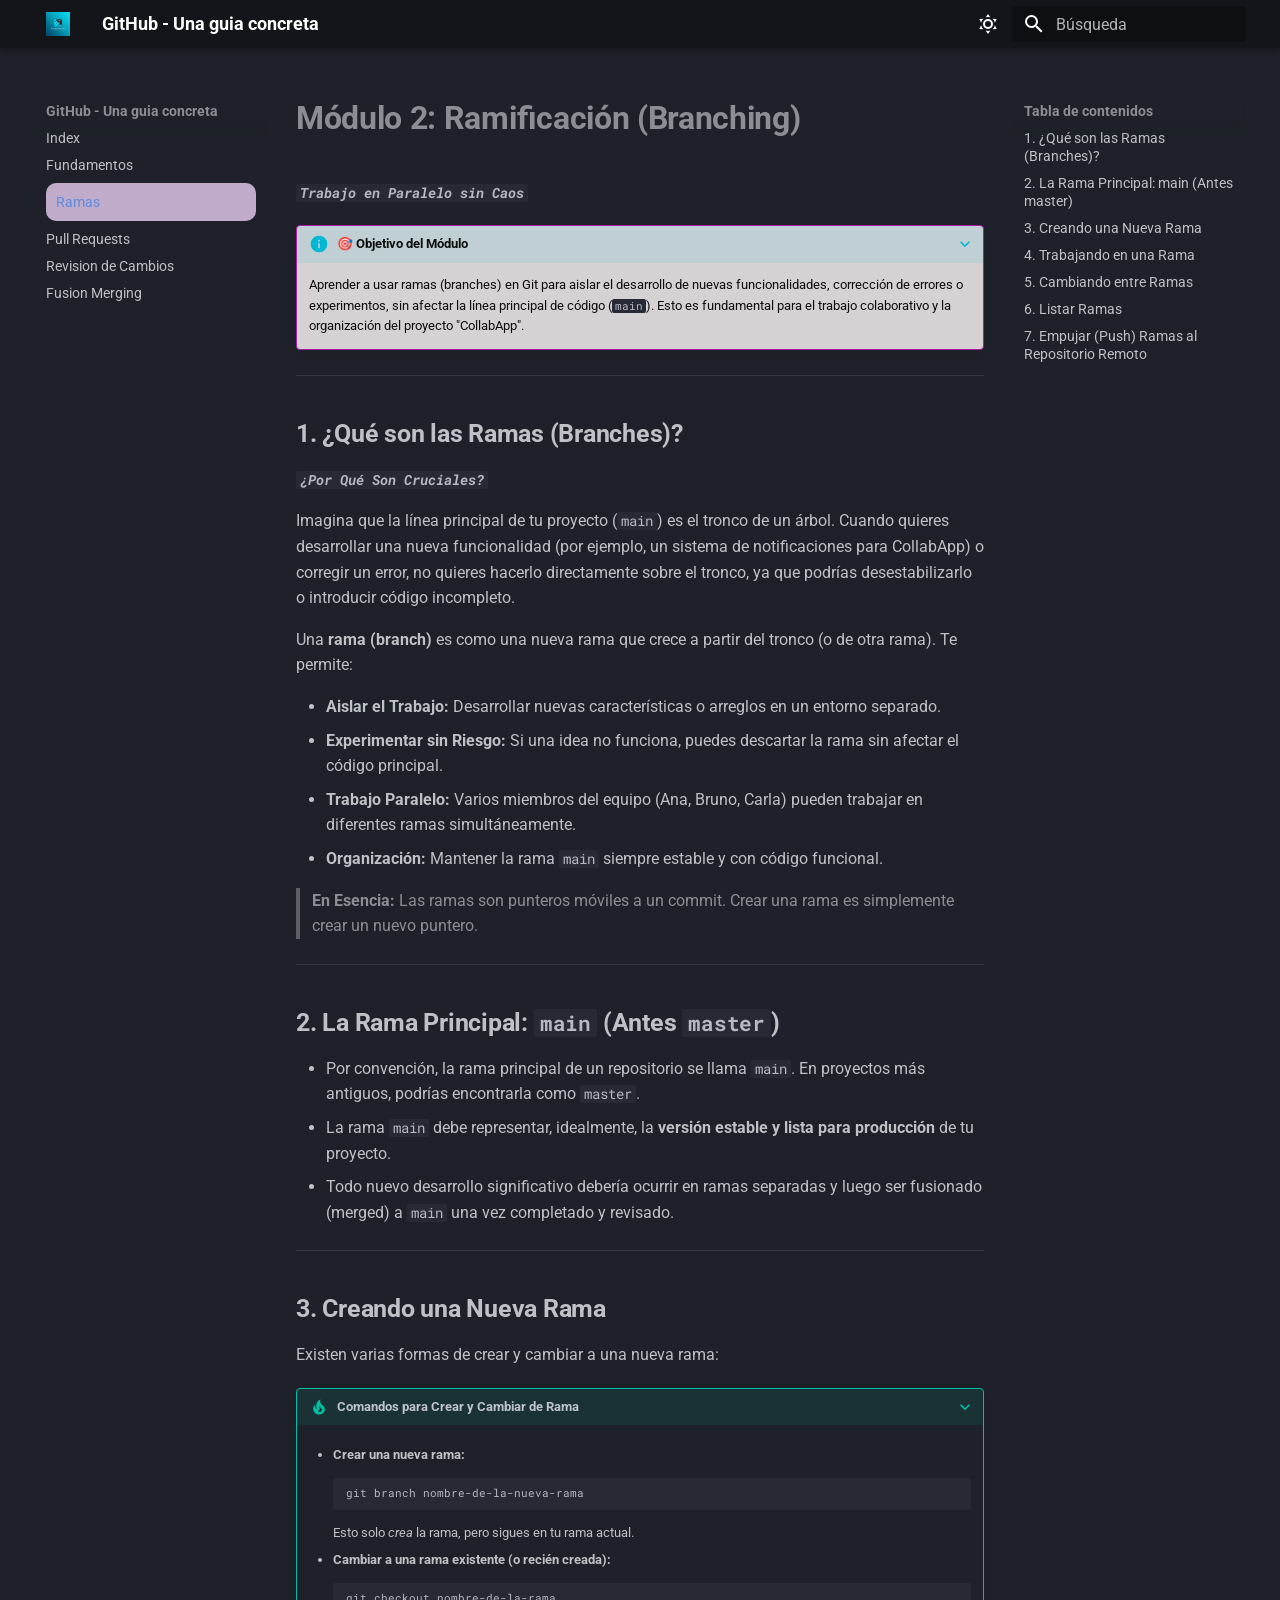
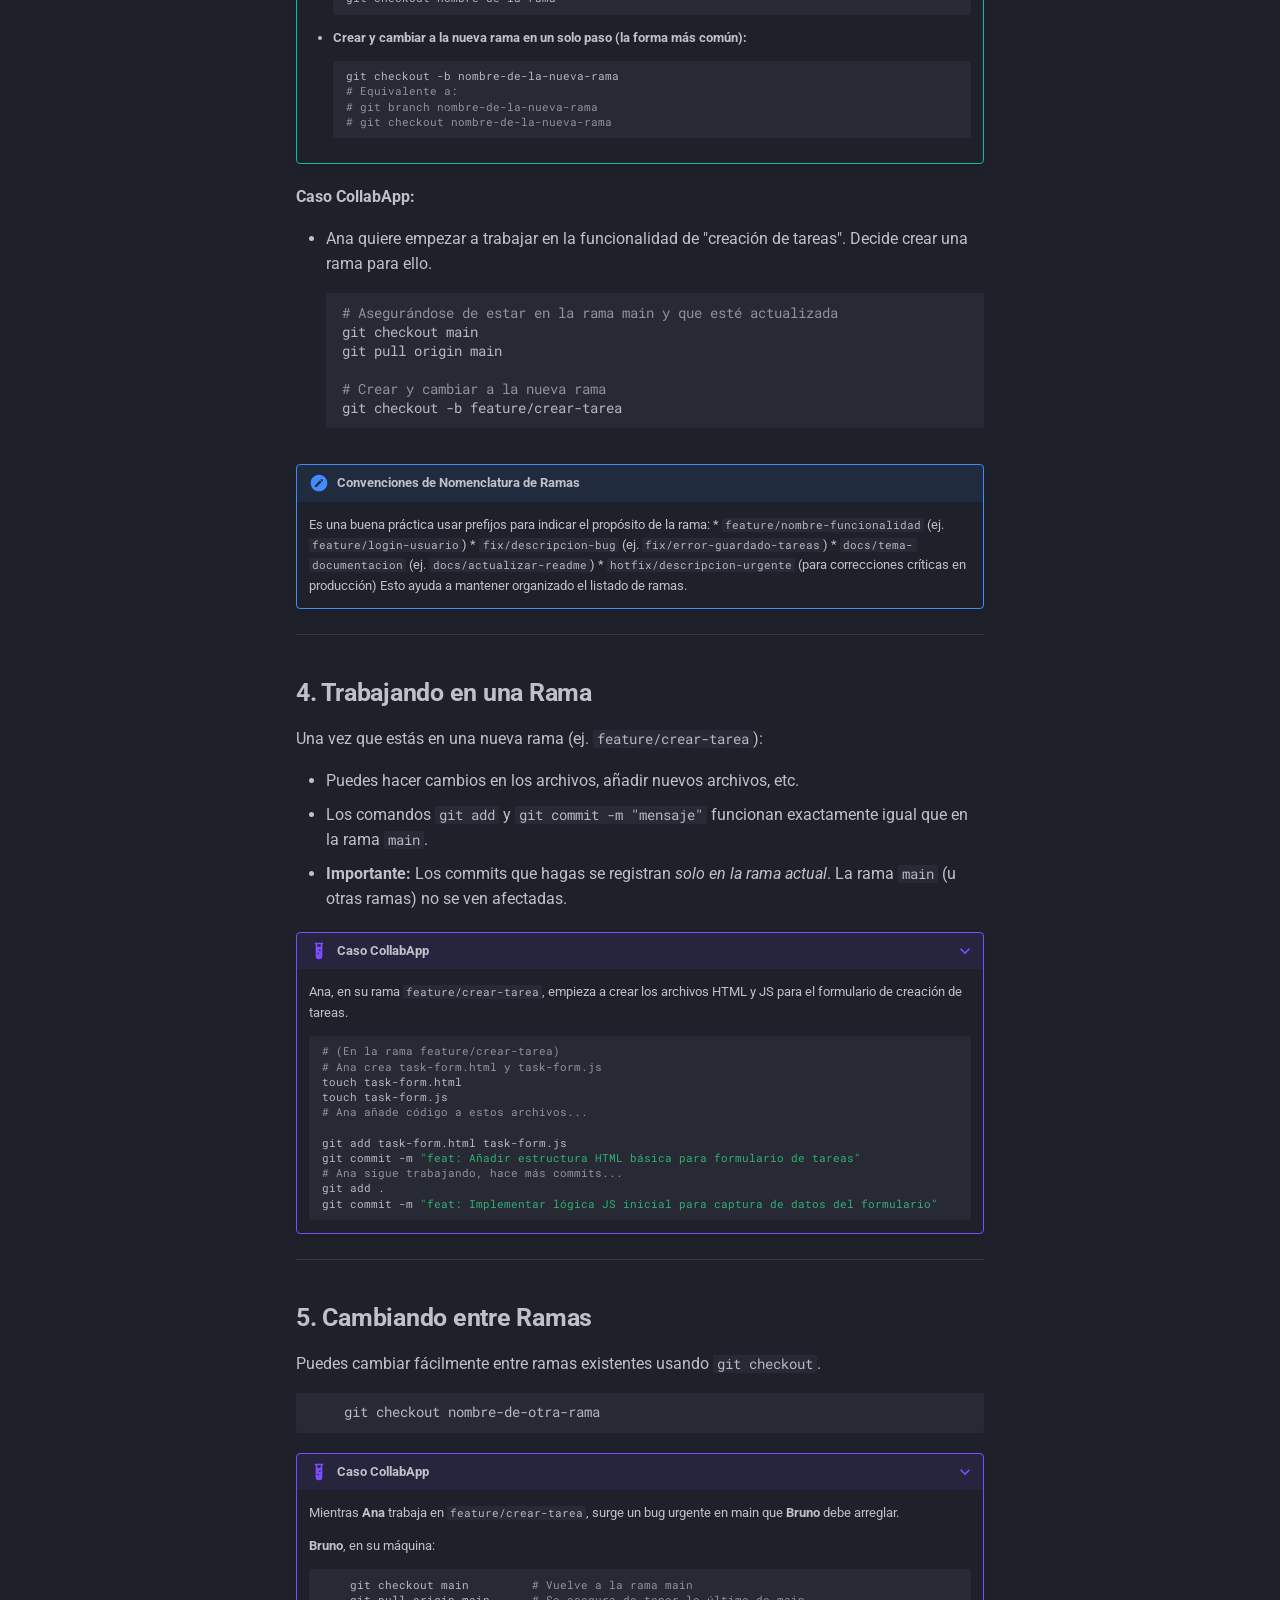
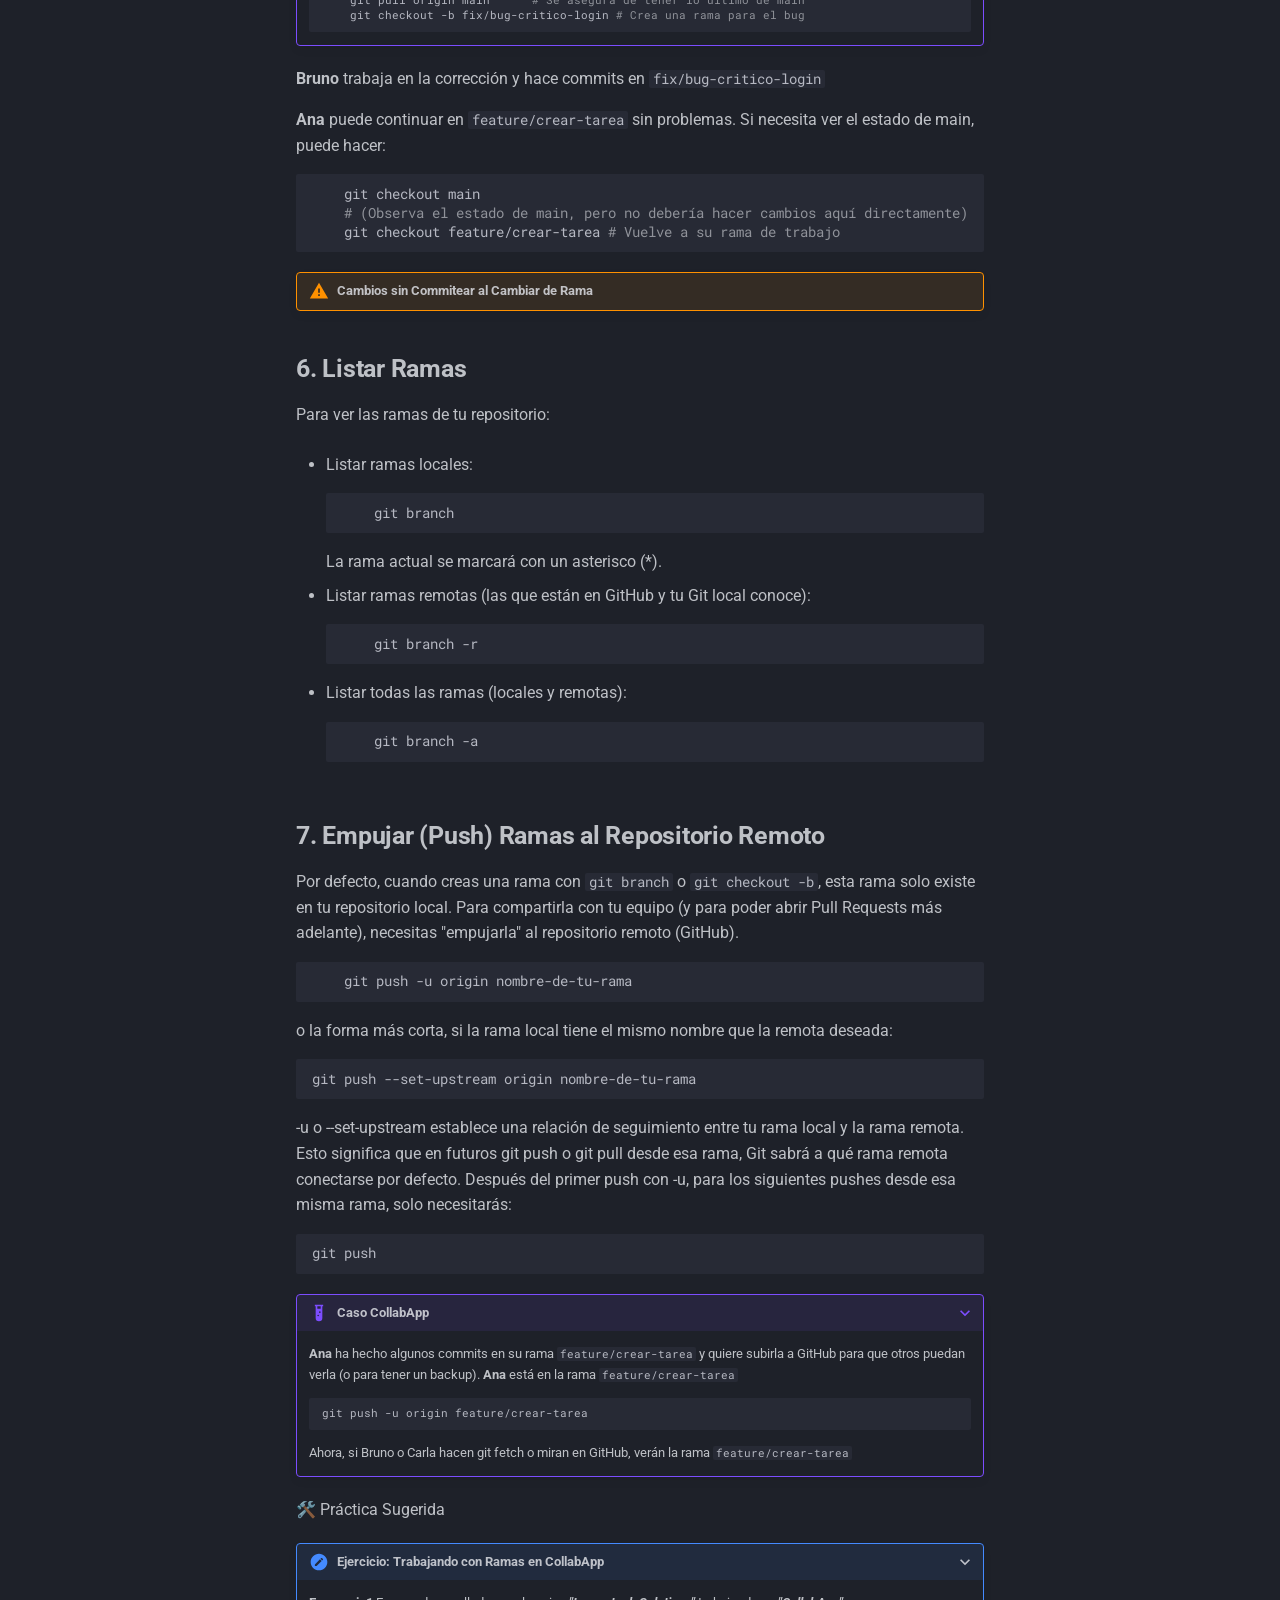
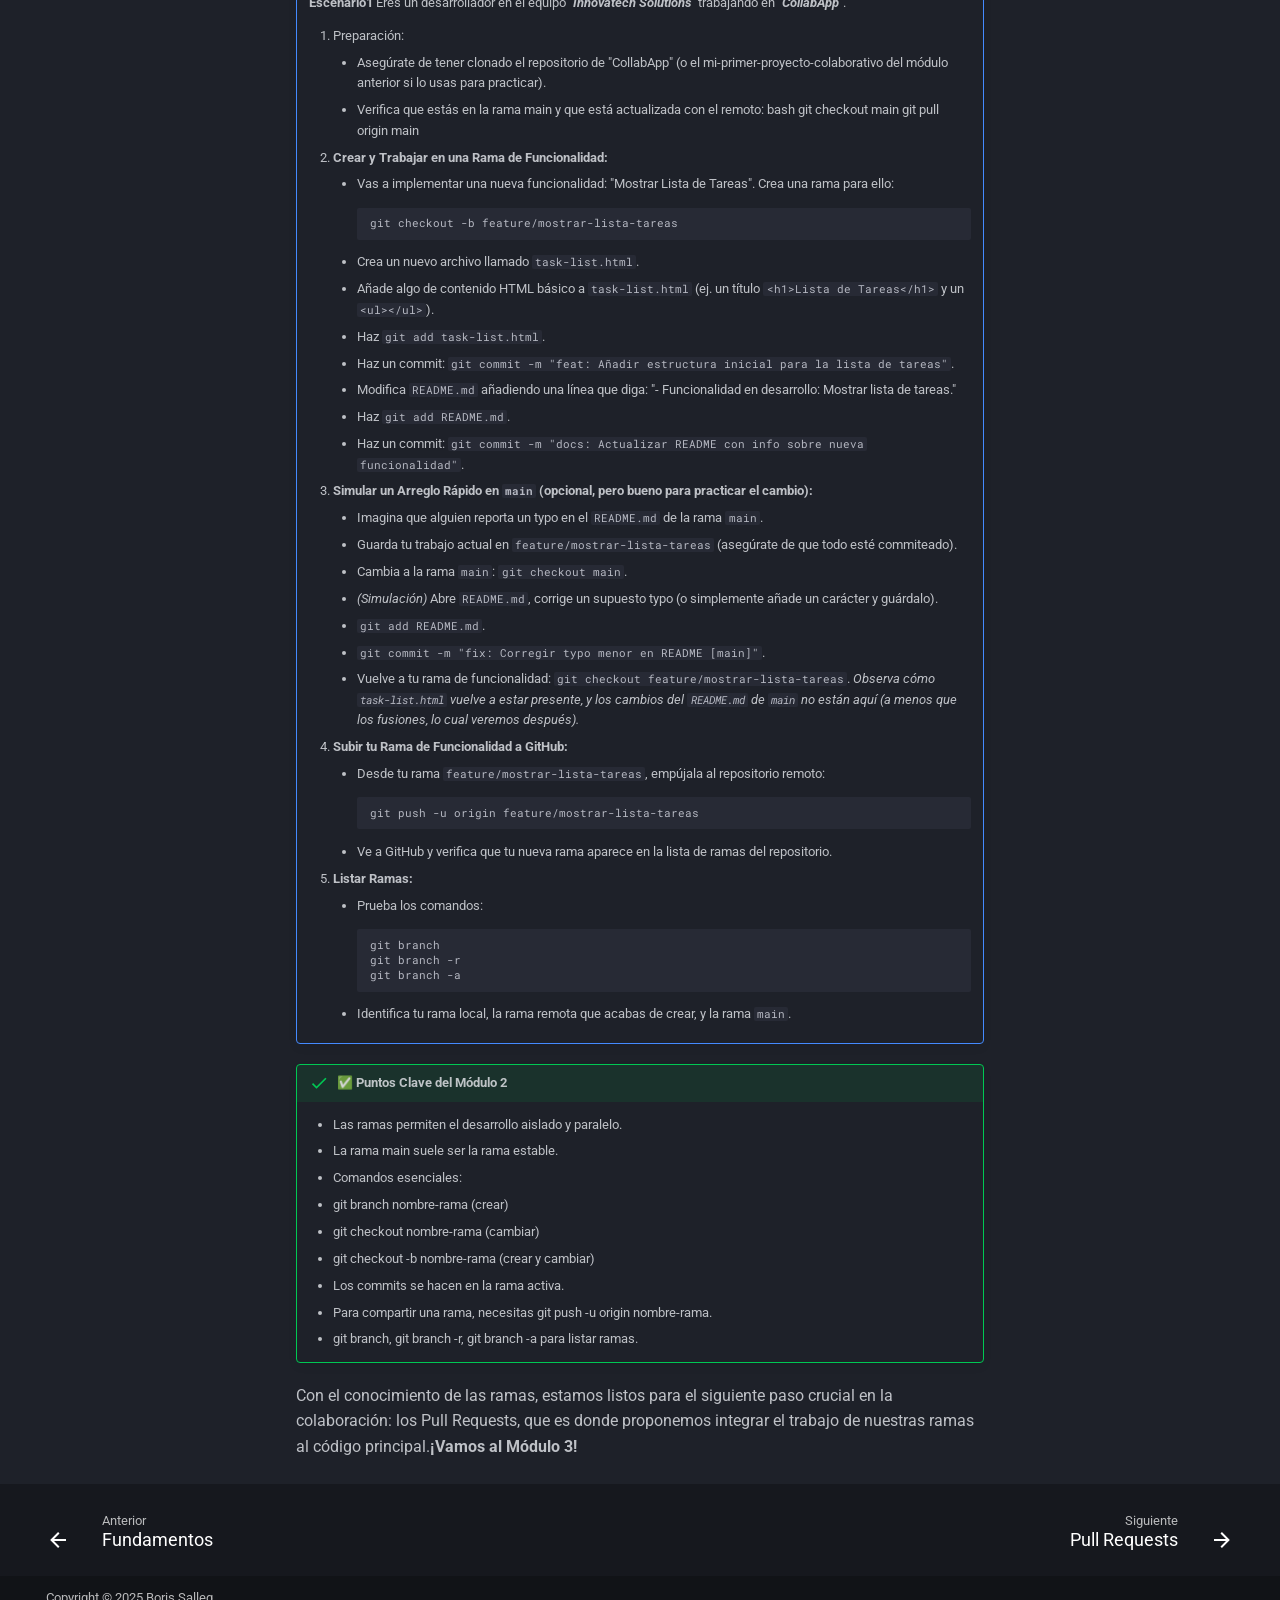
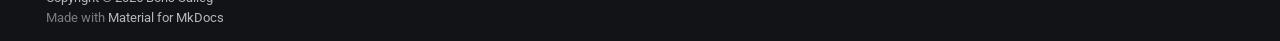
<file: ramas/index.html>
<!doctype html>
<html lang="es" class="no-js">
  <head>
    
      <meta charset="utf-8">
      <meta name="viewport" content="width=device-width,initial-scale=1">
      
      
      
      
        <link rel="prev" href="../fundamentos/">
      
      
        <link rel="next" href="../request/">
      
      
        
      
      
      <link rel="icon" href="../assets/favicon.png">
      <meta name="generator" content="mkdocs-1.6.1, mkdocs-material-9.7.6">
    
    
      
        <title>Ramas - GitHub - Una guia concreta</title>
      
    
    
      <link rel="stylesheet" href="../assets/stylesheets/main.484c7ddc.min.css">
      
        
        <link rel="stylesheet" href="../assets/stylesheets/palette.ab4e12ef.min.css">
      
      


    
    
      
    
    
      
        
        
        <link rel="preconnect" href="https://fonts.gstatic.com" crossorigin>
        <link rel="stylesheet" href="https://fonts.googleapis.com/css?family=Roboto:300,300i,400,400i,700,700i%7CRoboto+Mono:400,400i,700,700i&display=fallback">
        <style>:root{--md-text-font:"Roboto";--md-code-font:"Roboto Mono"}</style>
      
    
    
      <link rel="stylesheet" href="../assets/stylesheets/styles.css">
    
    <script>__md_scope=new URL("..",location),__md_hash=e=>[...e].reduce(((e,_)=>(e<<5)-e+_.charCodeAt(0)),0),__md_get=(e,_=localStorage,t=__md_scope)=>JSON.parse(_.getItem(t.pathname+"."+e)),__md_set=(e,_,t=localStorage,a=__md_scope)=>{try{t.setItem(a.pathname+"."+e,JSON.stringify(_))}catch(e){}}</script>
    
      

    
    
  </head>
  
  
    
    
      
    
    
    
    
    <body dir="ltr" data-md-color-scheme="slate" data-md-color-primary="black" data-md-color-accent="deep-purple">
  
    
    <input class="md-toggle" data-md-toggle="drawer" type="checkbox" id="__drawer" autocomplete="off">
    <input class="md-toggle" data-md-toggle="search" type="checkbox" id="__search" autocomplete="off">
    <label class="md-overlay" for="__drawer"></label>
    <div data-md-component="skip">
      
        
        <a href="#modulo-2-ramificacion-branching" class="md-skip">
          Saltar a contenido
        </a>
      
    </div>
    <div data-md-component="announce">
      
    </div>
    
    
      

  

<header class="md-header md-header--shadow" data-md-component="header">
  <nav class="md-header__inner md-grid" aria-label="Cabecera">
    <a href=".." title="GitHub - Una guia concreta" class="md-header__button md-logo" aria-label="GitHub - Una guia concreta" data-md-component="logo">
      
  <img src="../assets/logo.png" alt="logo">

    </a>
    <label class="md-header__button md-icon" for="__drawer">
      
      <svg xmlns="http://www.w3.org/2000/svg" viewBox="0 0 24 24"><path d="M3 6h18v2H3zm0 5h18v2H3zm0 5h18v2H3z"/></svg>
    </label>
    <div class="md-header__title" data-md-component="header-title">
      <div class="md-header__ellipsis">
        <div class="md-header__topic">
          <span class="md-ellipsis">
            GitHub - Una guia concreta
          </span>
        </div>
        <div class="md-header__topic" data-md-component="header-topic">
          <span class="md-ellipsis">
            
              Ramas
            
          </span>
        </div>
      </div>
    </div>
    
      
        <form class="md-header__option" data-md-component="palette">
  
    
    
    
    <input class="md-option" data-md-color-media="" data-md-color-scheme="slate" data-md-color-primary="black" data-md-color-accent="deep-purple"  aria-label="Dark mode"  type="radio" name="__palette" id="__palette_0">
    
      <label class="md-header__button md-icon" title="Dark mode" for="__palette_1" hidden>
        <svg xmlns="http://www.w3.org/2000/svg" viewBox="0 0 24 24"><path d="M12 7a5 5 0 0 1 5 5 5 5 0 0 1-5 5 5 5 0 0 1-5-5 5 5 0 0 1 5-5m0 2a3 3 0 0 0-3 3 3 3 0 0 0 3 3 3 3 0 0 0 3-3 3 3 0 0 0-3-3m0-7 2.39 3.42C13.65 5.15 12.84 5 12 5s-1.65.15-2.39.42zM3.34 7l4.16-.35A7.2 7.2 0 0 0 5.94 8.5c-.44.74-.69 1.5-.83 2.29zm.02 10 1.76-3.77a7.131 7.131 0 0 0 2.38 4.14zM20.65 7l-1.77 3.79a7.02 7.02 0 0 0-2.38-4.15zm-.01 10-4.14.36c.59-.51 1.12-1.14 1.54-1.86.42-.73.69-1.5.83-2.29zM12 22l-2.41-3.44c.74.27 1.55.44 2.41.44.82 0 1.63-.17 2.37-.44z"/></svg>
      </label>
    
  
    
    
    
    <input class="md-option" data-md-color-media="" data-md-color-scheme="default" data-md-color-primary="purple" data-md-color-accent="orange"  aria-label="Light mode"  type="radio" name="__palette" id="__palette_1">
    
      <label class="md-header__button md-icon" title="Light mode" for="__palette_0" hidden>
        <svg xmlns="http://www.w3.org/2000/svg" viewBox="0 0 24 24"><path d="m17.75 4.09-2.53 1.94.91 3.06-2.63-1.81-2.63 1.81.91-3.06-2.53-1.94L12.44 4l1.06-3 1.06 3zm3.5 6.91-1.64 1.25.59 1.98-1.7-1.17-1.7 1.17.59-1.98L15.75 11l2.06-.05L18.5 9l.69 1.95zm-2.28 4.95c.83-.08 1.72 1.1 1.19 1.85-.32.45-.66.87-1.08 1.27C15.17 23 8.84 23 4.94 19.07c-3.91-3.9-3.91-10.24 0-14.14.4-.4.82-.76 1.27-1.08.75-.53 1.93.36 1.85 1.19-.27 2.86.69 5.83 2.89 8.02a9.96 9.96 0 0 0 8.02 2.89m-1.64 2.02a12.08 12.08 0 0 1-7.8-3.47c-2.17-2.19-3.33-5-3.49-7.82-2.81 3.14-2.7 7.96.31 10.98 3.02 3.01 7.84 3.12 10.98.31"/></svg>
      </label>
    
  
</form>
      
    
    
      <script>var palette=__md_get("__palette");if(palette&&palette.color){if("(prefers-color-scheme)"===palette.color.media){var media=matchMedia("(prefers-color-scheme: light)"),input=document.querySelector(media.matches?"[data-md-color-media='(prefers-color-scheme: light)']":"[data-md-color-media='(prefers-color-scheme: dark)']");palette.color.media=input.getAttribute("data-md-color-media"),palette.color.scheme=input.getAttribute("data-md-color-scheme"),palette.color.primary=input.getAttribute("data-md-color-primary"),palette.color.accent=input.getAttribute("data-md-color-accent")}for(var[key,value]of Object.entries(palette.color))document.body.setAttribute("data-md-color-"+key,value)}</script>
    
    
    
      
      
        <label class="md-header__button md-icon" for="__search">
          
          <svg xmlns="http://www.w3.org/2000/svg" viewBox="0 0 24 24"><path d="M9.5 3A6.5 6.5 0 0 1 16 9.5c0 1.61-.59 3.09-1.56 4.23l.27.27h.79l5 5-1.5 1.5-5-5v-.79l-.27-.27A6.52 6.52 0 0 1 9.5 16 6.5 6.5 0 0 1 3 9.5 6.5 6.5 0 0 1 9.5 3m0 2C7 5 5 7 5 9.5S7 14 9.5 14 14 12 14 9.5 12 5 9.5 5"/></svg>
        </label>
        <div class="md-search" data-md-component="search" role="dialog">
  <label class="md-search__overlay" for="__search"></label>
  <div class="md-search__inner" role="search">
    <form class="md-search__form" name="search">
      <input type="text" class="md-search__input" name="query" aria-label="Búsqueda" placeholder="Búsqueda" autocapitalize="off" autocorrect="off" autocomplete="off" spellcheck="false" data-md-component="search-query" required>
      <label class="md-search__icon md-icon" for="__search">
        
        <svg xmlns="http://www.w3.org/2000/svg" viewBox="0 0 24 24"><path d="M9.5 3A6.5 6.5 0 0 1 16 9.5c0 1.61-.59 3.09-1.56 4.23l.27.27h.79l5 5-1.5 1.5-5-5v-.79l-.27-.27A6.52 6.52 0 0 1 9.5 16 6.5 6.5 0 0 1 3 9.5 6.5 6.5 0 0 1 9.5 3m0 2C7 5 5 7 5 9.5S7 14 9.5 14 14 12 14 9.5 12 5 9.5 5"/></svg>
        
        <svg xmlns="http://www.w3.org/2000/svg" viewBox="0 0 24 24"><path d="M20 11v2H8l5.5 5.5-1.42 1.42L4.16 12l7.92-7.92L13.5 5.5 8 11z"/></svg>
      </label>
      <nav class="md-search__options" aria-label="Buscar">
        
        <button type="reset" class="md-search__icon md-icon" title="Limpiar" aria-label="Limpiar" tabindex="-1">
          
          <svg xmlns="http://www.w3.org/2000/svg" viewBox="0 0 24 24"><path d="M19 6.41 17.59 5 12 10.59 6.41 5 5 6.41 10.59 12 5 17.59 6.41 19 12 13.41 17.59 19 19 17.59 13.41 12z"/></svg>
        </button>
      </nav>
      
    </form>
    <div class="md-search__output">
      <div class="md-search__scrollwrap" tabindex="0" data-md-scrollfix>
        <div class="md-search-result" data-md-component="search-result">
          <div class="md-search-result__meta">
            Inicializando búsqueda
          </div>
          <ol class="md-search-result__list" role="presentation"></ol>
        </div>
      </div>
    </div>
  </div>
</div>
      
    
    
  </nav>
  
</header>
    
    <div class="md-container" data-md-component="container">
      
      
        
          
        
      
      <main class="md-main" data-md-component="main">
        <div class="md-main__inner md-grid">
          
            
              
              <div class="md-sidebar md-sidebar--primary" data-md-component="sidebar" data-md-type="navigation" >
                <div class="md-sidebar__scrollwrap">
                  <div class="md-sidebar__inner">
                    



<nav class="md-nav md-nav--primary" aria-label="Navegación" data-md-level="0">
  <label class="md-nav__title" for="__drawer">
    <a href=".." title="GitHub - Una guia concreta" class="md-nav__button md-logo" aria-label="GitHub - Una guia concreta" data-md-component="logo">
      
  <img src="../assets/logo.png" alt="logo">

    </a>
    GitHub - Una guia concreta
  </label>
  
  <ul class="md-nav__list" data-md-scrollfix>
    
      
      
  
  
  
  
    <li class="md-nav__item">
      <a href=".." class="md-nav__link">
        
  
  
  <span class="md-ellipsis">
    
  
    Index
  

    
  </span>
  
  

      </a>
    </li>
  

    
      
      
  
  
  
  
    <li class="md-nav__item">
      <a href="../fundamentos/" class="md-nav__link">
        
  
  
  <span class="md-ellipsis">
    
  
    Fundamentos
  

    
  </span>
  
  

      </a>
    </li>
  

    
      
      
  
  
    
  
  
  
    <li class="md-nav__item md-nav__item--active">
      
      <input class="md-nav__toggle md-toggle" type="checkbox" id="__toc">
      
      
        
      
      
        <label class="md-nav__link md-nav__link--active" for="__toc">
          
  
  
  <span class="md-ellipsis">
    
  
    Ramas
  

    
  </span>
  
  

          <span class="md-nav__icon md-icon"></span>
        </label>
      
      <a href="./" class="md-nav__link md-nav__link--active">
        
  
  
  <span class="md-ellipsis">
    
  
    Ramas
  

    
  </span>
  
  

      </a>
      
        

<nav class="md-nav md-nav--secondary" aria-label="Tabla de contenidos">
  
  
  
    
  
  
    <label class="md-nav__title" for="__toc">
      <span class="md-nav__icon md-icon"></span>
      Tabla de contenidos
    </label>
    <ul class="md-nav__list" data-md-component="toc" data-md-scrollfix>
      
        <li class="md-nav__item">
  <a href="#1-que-son-las-ramas-branches" class="md-nav__link">
    <span class="md-ellipsis">
      
        1. ¿Qué son las Ramas (Branches)?
      
    </span>
  </a>
  
</li>
      
        <li class="md-nav__item">
  <a href="#2-la-rama-principal-main-antes-master" class="md-nav__link">
    <span class="md-ellipsis">
      
        2. La Rama Principal: main (Antes master)
      
    </span>
  </a>
  
</li>
      
        <li class="md-nav__item">
  <a href="#3-creando-una-nueva-rama" class="md-nav__link">
    <span class="md-ellipsis">
      
        3. Creando una Nueva Rama
      
    </span>
  </a>
  
</li>
      
        <li class="md-nav__item">
  <a href="#4-trabajando-en-una-rama" class="md-nav__link">
    <span class="md-ellipsis">
      
        4. Trabajando en una Rama
      
    </span>
  </a>
  
</li>
      
        <li class="md-nav__item">
  <a href="#5-cambiando-entre-ramas" class="md-nav__link">
    <span class="md-ellipsis">
      
        5. Cambiando entre Ramas
      
    </span>
  </a>
  
</li>
      
        <li class="md-nav__item">
  <a href="#6-listar-ramas" class="md-nav__link">
    <span class="md-ellipsis">
      
        6. Listar Ramas
      
    </span>
  </a>
  
</li>
      
        <li class="md-nav__item">
  <a href="#7-empujar-push-ramas-al-repositorio-remoto" class="md-nav__link">
    <span class="md-ellipsis">
      
        7. Empujar (Push) Ramas al Repositorio Remoto
      
    </span>
  </a>
  
</li>
      
    </ul>
  
</nav>
      
    </li>
  

    
      
      
  
  
  
  
    <li class="md-nav__item">
      <a href="../request/" class="md-nav__link">
        
  
  
  <span class="md-ellipsis">
    
  
    Pull Requests
  

    
  </span>
  
  

      </a>
    </li>
  

    
      
      
  
  
  
  
    <li class="md-nav__item">
      <a href="../revision/" class="md-nav__link">
        
  
  
  <span class="md-ellipsis">
    
  
    Revision de Cambios
  

    
  </span>
  
  

      </a>
    </li>
  

    
      
      
  
  
  
  
    <li class="md-nav__item">
      <a href="../mergin/" class="md-nav__link">
        
  
  
  <span class="md-ellipsis">
    
  
    Fusion Merging
  

    
  </span>
  
  

      </a>
    </li>
  

    
  </ul>
</nav>
                  </div>
                </div>
              </div>
            
            
              
              <div class="md-sidebar md-sidebar--secondary" data-md-component="sidebar" data-md-type="toc" >
                <div class="md-sidebar__scrollwrap">
                  <div class="md-sidebar__inner">
                    

<nav class="md-nav md-nav--secondary" aria-label="Tabla de contenidos">
  
  
  
    
  
  
    <label class="md-nav__title" for="__toc">
      <span class="md-nav__icon md-icon"></span>
      Tabla de contenidos
    </label>
    <ul class="md-nav__list" data-md-component="toc" data-md-scrollfix>
      
        <li class="md-nav__item">
  <a href="#1-que-son-las-ramas-branches" class="md-nav__link">
    <span class="md-ellipsis">
      
        1. ¿Qué son las Ramas (Branches)?
      
    </span>
  </a>
  
</li>
      
        <li class="md-nav__item">
  <a href="#2-la-rama-principal-main-antes-master" class="md-nav__link">
    <span class="md-ellipsis">
      
        2. La Rama Principal: main (Antes master)
      
    </span>
  </a>
  
</li>
      
        <li class="md-nav__item">
  <a href="#3-creando-una-nueva-rama" class="md-nav__link">
    <span class="md-ellipsis">
      
        3. Creando una Nueva Rama
      
    </span>
  </a>
  
</li>
      
        <li class="md-nav__item">
  <a href="#4-trabajando-en-una-rama" class="md-nav__link">
    <span class="md-ellipsis">
      
        4. Trabajando en una Rama
      
    </span>
  </a>
  
</li>
      
        <li class="md-nav__item">
  <a href="#5-cambiando-entre-ramas" class="md-nav__link">
    <span class="md-ellipsis">
      
        5. Cambiando entre Ramas
      
    </span>
  </a>
  
</li>
      
        <li class="md-nav__item">
  <a href="#6-listar-ramas" class="md-nav__link">
    <span class="md-ellipsis">
      
        6. Listar Ramas
      
    </span>
  </a>
  
</li>
      
        <li class="md-nav__item">
  <a href="#7-empujar-push-ramas-al-repositorio-remoto" class="md-nav__link">
    <span class="md-ellipsis">
      
        7. Empujar (Push) Ramas al Repositorio Remoto
      
    </span>
  </a>
  
</li>
      
    </ul>
  
</nav>
                  </div>
                </div>
              </div>
            
          
          
            <div class="md-content" data-md-component="content">
              
              <article class="md-content__inner md-typeset">
                
                  



<h1 id="modulo-2-ramificacion-branching"><strong>Módulo 2: Ramificación (Branching)</strong></h1>
<p><strong><em><code>Trabajo en Paralelo sin Caos</code></em></strong></p>
<details class="info" open="open">
<summary>🎯 Objetivo del Módulo</summary>
<p>Aprender a usar ramas (branches) en Git para aislar el desarrollo de nuevas funcionalidades, corrección de errores o experimentos, sin afectar la línea principal de código (<code>main</code>). Esto es fundamental para el trabajo colaborativo y la organización del proyecto "CollabApp".</p>
</details>
<hr />
<h2 id="1-que-son-las-ramas-branches"><strong>1. ¿Qué son las Ramas (Branches)?</strong></h2>
<p><strong><em><code>¿Por Qué Son Cruciales?</code></em></strong></p>
<p>Imagina que la línea principal de tu proyecto (<code>main</code>) es el tronco de un árbol. Cuando quieres desarrollar una nueva funcionalidad (por ejemplo, un sistema de notificaciones para CollabApp) o corregir un error, no quieres hacerlo directamente sobre el tronco, ya que podrías desestabilizarlo o introducir código incompleto.</p>
<p>Una <strong>rama (branch)</strong> es como una nueva rama que crece a partir del tronco (o de otra rama). Te permite:</p>
<ul>
<li><strong>Aislar el Trabajo:</strong> Desarrollar nuevas características o arreglos en un entorno separado.</li>
<li><strong>Experimentar sin Riesgo:</strong> Si una idea no funciona, puedes descartar la rama sin afectar el código principal.</li>
<li><strong>Trabajo Paralelo:</strong> Varios miembros del equipo (Ana, Bruno, Carla) pueden trabajar en diferentes ramas simultáneamente.</li>
<li><strong>Organización:</strong> Mantener la rama <code>main</code> siempre estable y con código funcional.</li>
</ul>
<blockquote>
<p><strong>En Esencia:</strong> Las ramas son punteros móviles a un commit. Crear una rama es simplemente crear un nuevo puntero.</p>
</blockquote>
<hr />
<h2 id="2-la-rama-principal-main-antes-master"><strong>2. La Rama Principal: <code>main</code> (Antes <code>master</code>)</strong></h2>
<ul>
<li>Por convención, la rama principal de un repositorio se llama <code>main</code>. En proyectos más antiguos, podrías encontrarla como <code>master</code>.</li>
<li>La rama <code>main</code> debe representar, idealmente, la <strong>versión estable y lista para producción</strong> de tu proyecto.</li>
<li>Todo nuevo desarrollo significativo debería ocurrir en ramas separadas y luego ser fusionado (merged) a <code>main</code> una vez completado y revisado.</li>
</ul>
<hr />
<h2 id="3-creando-una-nueva-rama"><strong>3. Creando una Nueva Rama</strong></h2>
<p>Existen varias formas de crear y cambiar a una nueva rama:</p>
<details class="tip" open="open">
<summary>Comandos para Crear y Cambiar de Rama</summary>
<ul>
<li>
<p><strong>Crear una nueva rama:</strong>
    <div class="language-bash highlight"><pre><span></span><code><span id="__span-0-1"><a id="__codelineno-0-1" name="__codelineno-0-1" href="#__codelineno-0-1"></a>git<span class="w"> </span>branch<span class="w"> </span>nombre-de-la-nueva-rama
</span></code></pre></div>
    Esto solo <em>crea</em> la rama, pero sigues en tu rama actual.</p>
</li>
<li>
<p><strong>Cambiar a una rama existente (o recién creada):</strong>
    <div class="language-bash highlight"><pre><span></span><code><span id="__span-1-1"><a id="__codelineno-1-1" name="__codelineno-1-1" href="#__codelineno-1-1"></a>git<span class="w"> </span>checkout<span class="w"> </span>nombre-de-la-rama
</span></code></pre></div></p>
</li>
<li>
<p><strong>Crear y cambiar a la nueva rama en un solo paso (la forma más común):</strong>
    <div class="language-bash highlight"><pre><span></span><code><span id="__span-2-1"><a id="__codelineno-2-1" name="__codelineno-2-1" href="#__codelineno-2-1"></a>git<span class="w"> </span>checkout<span class="w"> </span>-b<span class="w"> </span>nombre-de-la-nueva-rama
</span><span id="__span-2-2"><a id="__codelineno-2-2" name="__codelineno-2-2" href="#__codelineno-2-2"></a><span class="c1"># Equivalente a:</span>
</span><span id="__span-2-3"><a id="__codelineno-2-3" name="__codelineno-2-3" href="#__codelineno-2-3"></a><span class="c1"># git branch nombre-de-la-nueva-rama</span>
</span><span id="__span-2-4"><a id="__codelineno-2-4" name="__codelineno-2-4" href="#__codelineno-2-4"></a><span class="c1"># git checkout nombre-de-la-nueva-rama</span>
</span></code></pre></div></p>
</li>
</ul>
</details>
<p><strong>Caso CollabApp:</strong></p>
<ul>
<li>Ana quiere empezar a trabajar en la funcionalidad de "creación de tareas". Decide crear una rama para ello.
    <div class="language-bash highlight"><pre><span></span><code><span id="__span-3-1"><a id="__codelineno-3-1" name="__codelineno-3-1" href="#__codelineno-3-1"></a><span class="c1"># Asegurándose de estar en la rama main y que esté actualizada</span>
</span><span id="__span-3-2"><a id="__codelineno-3-2" name="__codelineno-3-2" href="#__codelineno-3-2"></a>git<span class="w"> </span>checkout<span class="w"> </span>main
</span><span id="__span-3-3"><a id="__codelineno-3-3" name="__codelineno-3-3" href="#__codelineno-3-3"></a>git<span class="w"> </span>pull<span class="w"> </span>origin<span class="w"> </span>main
</span><span id="__span-3-4"><a id="__codelineno-3-4" name="__codelineno-3-4" href="#__codelineno-3-4"></a>
</span><span id="__span-3-5"><a id="__codelineno-3-5" name="__codelineno-3-5" href="#__codelineno-3-5"></a><span class="c1"># Crear y cambiar a la nueva rama</span>
</span><span id="__span-3-6"><a id="__codelineno-3-6" name="__codelineno-3-6" href="#__codelineno-3-6"></a>git<span class="w"> </span>checkout<span class="w"> </span>-b<span class="w"> </span>feature/crear-tarea
</span></code></pre></div></li>
</ul>
<div class="admonition note">
<p class="admonition-title">Convenciones de Nomenclatura de Ramas</p>
<p>Es una buena práctica usar prefijos para indicar el propósito de la rama:
    *   <code>feature/nombre-funcionalidad</code> (ej. <code>feature/login-usuario</code>)
    *   <code>fix/descripcion-bug</code> (ej. <code>fix/error-guardado-tareas</code>)
    *   <code>docs/tema-documentacion</code> (ej. <code>docs/actualizar-readme</code>)
    *   <code>hotfix/descripcion-urgente</code> (para correcciones críticas en producción)
    Esto ayuda a mantener organizado el listado de ramas.</p>
</div>
<hr />
<h2 id="4-trabajando-en-una-rama"><strong>4. Trabajando en una Rama</strong></h2>
<p>Una vez que estás en una nueva rama (ej. <code>feature/crear-tarea</code>):</p>
<ul>
<li>Puedes hacer cambios en los archivos, añadir nuevos archivos, etc.</li>
<li>Los comandos <code>git add</code> y <code>git commit -m "mensaje"</code> funcionan exactamente igual que en la rama <code>main</code>.</li>
<li><strong>Importante:</strong> Los commits que hagas se registran <em>solo en la rama actual</em>. La rama <code>main</code> (u otras ramas) no se ven afectadas.</li>
</ul>
<details class="example" open="open">
<summary>Caso CollabApp</summary>
<p>Ana, en su rama <code>feature/crear-tarea</code>, empieza a crear los archivos HTML y JS para el formulario de creación de tareas.
<div class="language-bash highlight"><pre><span></span><code><span id="__span-4-1"><a id="__codelineno-4-1" name="__codelineno-4-1" href="#__codelineno-4-1"></a><span class="c1"># (En la rama feature/crear-tarea)</span>
</span><span id="__span-4-2"><a id="__codelineno-4-2" name="__codelineno-4-2" href="#__codelineno-4-2"></a><span class="c1"># Ana crea task-form.html y task-form.js</span>
</span><span id="__span-4-3"><a id="__codelineno-4-3" name="__codelineno-4-3" href="#__codelineno-4-3"></a>touch<span class="w"> </span>task-form.html
</span><span id="__span-4-4"><a id="__codelineno-4-4" name="__codelineno-4-4" href="#__codelineno-4-4"></a>touch<span class="w"> </span>task-form.js
</span><span id="__span-4-5"><a id="__codelineno-4-5" name="__codelineno-4-5" href="#__codelineno-4-5"></a><span class="c1"># Ana añade código a estos archivos...</span>
</span><span id="__span-4-6"><a id="__codelineno-4-6" name="__codelineno-4-6" href="#__codelineno-4-6"></a>
</span><span id="__span-4-7"><a id="__codelineno-4-7" name="__codelineno-4-7" href="#__codelineno-4-7"></a>git<span class="w"> </span>add<span class="w"> </span>task-form.html<span class="w"> </span>task-form.js
</span><span id="__span-4-8"><a id="__codelineno-4-8" name="__codelineno-4-8" href="#__codelineno-4-8"></a>git<span class="w"> </span>commit<span class="w"> </span>-m<span class="w"> </span><span class="s2">&quot;feat: Añadir estructura HTML básica para formulario de tareas&quot;</span>
</span><span id="__span-4-9"><a id="__codelineno-4-9" name="__codelineno-4-9" href="#__codelineno-4-9"></a><span class="c1"># Ana sigue trabajando, hace más commits...</span>
</span><span id="__span-4-10"><a id="__codelineno-4-10" name="__codelineno-4-10" href="#__codelineno-4-10"></a>git<span class="w"> </span>add<span class="w"> </span>.
</span><span id="__span-4-11"><a id="__codelineno-4-11" name="__codelineno-4-11" href="#__codelineno-4-11"></a>git<span class="w"> </span>commit<span class="w"> </span>-m<span class="w"> </span><span class="s2">&quot;feat: Implementar lógica JS inicial para captura de datos del formulario&quot;</span>
</span></code></pre></div></p>
</details>
<hr />
<h2 id="5-cambiando-entre-ramas"><strong>5. Cambiando entre Ramas</strong></h2>
<p>Puedes cambiar fácilmente entre ramas existentes usando <code>git checkout</code>.</p>
<div class="language-bash highlight"><pre><span></span><code><span id="__span-5-1"><a id="__codelineno-5-1" name="__codelineno-5-1" href="#__codelineno-5-1"></a><span class="w">    </span>git<span class="w"> </span>checkout<span class="w"> </span>nombre-de-otra-rama
</span></code></pre></div>
<details class="example" open="open">
<summary>Caso CollabApp</summary>
<p>Mientras <strong>Ana</strong> trabaja en <code>feature/crear-tarea</code>, surge un bug urgente en main que <strong>Bruno</strong> debe arreglar.</p>
<p><strong>Bruno</strong>, en su máquina:
<div class="language-bash highlight"><pre><span></span><code><span id="__span-6-1"><a id="__codelineno-6-1" name="__codelineno-6-1" href="#__codelineno-6-1"></a><span class="w">    </span>git<span class="w"> </span>checkout<span class="w"> </span>main<span class="w">         </span><span class="c1"># Vuelve a la rama main</span>
</span><span id="__span-6-2"><a id="__codelineno-6-2" name="__codelineno-6-2" href="#__codelineno-6-2"></a><span class="w">    </span>git<span class="w"> </span>pull<span class="w"> </span>origin<span class="w"> </span>main<span class="w">      </span><span class="c1"># Se asegura de tener lo último de main</span>
</span><span id="__span-6-3"><a id="__codelineno-6-3" name="__codelineno-6-3" href="#__codelineno-6-3"></a><span class="w">    </span>git<span class="w"> </span>checkout<span class="w"> </span>-b<span class="w"> </span>fix/bug-critico-login<span class="w"> </span><span class="c1"># Crea una rama para el bug</span>
</span></code></pre></div></p>
</details>
<p><strong>Bruno</strong> trabaja en la corrección y hace commits en <code>fix/bug-critico-login</code></p>
<p><strong>Ana</strong> puede continuar en <code>feature/crear-tarea</code> sin problemas. Si necesita ver el estado de main, puede hacer:
    <div class="language-bash highlight"><pre><span></span><code><span id="__span-7-1"><a id="__codelineno-7-1" name="__codelineno-7-1" href="#__codelineno-7-1"></a><span class="w">    </span>git<span class="w"> </span>checkout<span class="w"> </span>main<span class="w"> </span>
</span><span id="__span-7-2"><a id="__codelineno-7-2" name="__codelineno-7-2" href="#__codelineno-7-2"></a><span class="w">    </span><span class="c1"># (Observa el estado de main, pero no debería hacer cambios aquí directamente)</span>
</span><span id="__span-7-3"><a id="__codelineno-7-3" name="__codelineno-7-3" href="#__codelineno-7-3"></a><span class="w">    </span>git<span class="w"> </span>checkout<span class="w"> </span>feature/crear-tarea<span class="w"> </span><span class="c1"># Vuelve a su rama de trabajo</span>
</span></code></pre></div></p>
<div class="admonition warning">
<p class="admonition-title">Cambios sin Commitear al Cambiar de Rama</p>
</div>
<h2 id="6-listar-ramas"><strong>6. Listar Ramas</strong></h2>
<p>Para ver las ramas de tu repositorio:</p>
<ul>
<li>
<p>Listar ramas locales:
    <div class="language-bash highlight"><pre><span></span><code><span id="__span-8-1"><a id="__codelineno-8-1" name="__codelineno-8-1" href="#__codelineno-8-1"></a><span class="w">    </span>git<span class="w"> </span>branch
</span></code></pre></div></p>
<p>La rama actual se marcará con un asterisco (*).</p>
</li>
<li>
<p>Listar ramas remotas (las que están en GitHub y tu Git local conoce):
    <div class="language-bash highlight"><pre><span></span><code><span id="__span-9-1"><a id="__codelineno-9-1" name="__codelineno-9-1" href="#__codelineno-9-1"></a><span class="w">    </span>git<span class="w"> </span>branch<span class="w"> </span>-r
</span></code></pre></div></p>
</li>
<li>Listar todas las ramas (locales y remotas):
    <div class="language-bash highlight"><pre><span></span><code><span id="__span-10-1"><a id="__codelineno-10-1" name="__codelineno-10-1" href="#__codelineno-10-1"></a><span class="w">    </span>git<span class="w"> </span>branch<span class="w"> </span>-a
</span></code></pre></div></li>
</ul>
<h2 id="7-empujar-push-ramas-al-repositorio-remoto"><strong>7. Empujar (Push) Ramas al Repositorio Remoto</strong></h2>
<p>Por defecto, cuando creas una rama con <code>git branch</code> o <code>git checkout -b</code>, esta rama solo existe en tu repositorio local. Para compartirla con tu equipo (y para poder abrir Pull Requests más adelante), necesitas "empujarla" al repositorio remoto (GitHub).
    <div class="language-bash highlight"><pre><span></span><code><span id="__span-11-1"><a id="__codelineno-11-1" name="__codelineno-11-1" href="#__codelineno-11-1"></a><span class="w">    </span>git<span class="w"> </span>push<span class="w"> </span>-u<span class="w"> </span>origin<span class="w"> </span>nombre-de-tu-rama
</span></code></pre></div>
o la forma más corta, si la rama local tiene el mismo nombre que la remota deseada:
    <div class="language-bash highlight"><pre><span></span><code><span id="__span-12-1"><a id="__codelineno-12-1" name="__codelineno-12-1" href="#__codelineno-12-1"></a>git<span class="w"> </span>push<span class="w"> </span>--set-upstream<span class="w"> </span>origin<span class="w"> </span>nombre-de-tu-rama
</span></code></pre></div>
-u o --set-upstream establece una relación de seguimiento entre tu rama local y la rama remota. Esto significa que en futuros git push o git pull desde esa rama, Git sabrá a qué rama remota conectarse por defecto.
Después del primer push con -u, para los siguientes pushes desde esa misma rama, solo necesitarás:
    <div class="language-bash highlight"><pre><span></span><code><span id="__span-13-1"><a id="__codelineno-13-1" name="__codelineno-13-1" href="#__codelineno-13-1"></a>git<span class="w"> </span>push
</span></code></pre></div></p>
<details class="example" open="open">
<summary>Caso CollabApp</summary>
<p><strong>Ana</strong> ha hecho algunos commits en su rama <code>feature/crear-tarea</code> y quiere subirla a GitHub para que otros puedan verla (o para tener un backup).
<strong>Ana</strong> está en la rama <code>feature/crear-tarea</code>
<div class="language-bash highlight"><pre><span></span><code><span id="__span-14-1"><a id="__codelineno-14-1" name="__codelineno-14-1" href="#__codelineno-14-1"></a>git<span class="w"> </span>push<span class="w"> </span>-u<span class="w"> </span>origin<span class="w"> </span>feature/crear-tarea
</span></code></pre></div>
Ahora, si Bruno o Carla hacen git fetch o miran en GitHub, verán la rama <code>feature/crear-tarea</code></p>
</details>
<p>🛠️ Práctica Sugerida</p>
<details class="exercise" open="open">
<summary>Ejercicio: Trabajando con Ramas en CollabApp</summary>
<p><strong>Escenario1</strong> Eres un desarrollador en el equipo <strong><em>"Innovatech Solutions"</em></strong> trabajando en <strong><em>"CollabApp"</em></strong>.</p>
<ol>
<li>Preparación:<ul>
<li>Asegúrate de tener clonado el repositorio de "CollabApp" (o el mi-primer-proyecto-colaborativo del módulo anterior si lo usas para practicar).</li>
<li>Verifica que estás en la rama main y que está actualizada con el remoto:
bash git checkout main git pull origin main</li>
</ul>
</li>
<li>
<p><strong>Crear y Trabajar en una Rama de Funcionalidad:</strong></p>
<ul>
<li>Vas a implementar una nueva funcionalidad: "Mostrar Lista de Tareas". Crea una rama para ello:
    <div class="language-bash highlight"><pre><span></span><code><span id="__span-15-1"><a id="__codelineno-15-1" name="__codelineno-15-1" href="#__codelineno-15-1"></a>git<span class="w"> </span>checkout<span class="w"> </span>-b<span class="w"> </span>feature/mostrar-lista-tareas
</span></code></pre></div></li>
<li>Crea un nuevo archivo llamado <code>task-list.html</code>.</li>
<li>Añade algo de contenido HTML básico a <code>task-list.html</code> (ej. un título <code>&lt;h1&gt;Lista de Tareas&lt;/h1&gt;</code> y un <code>&lt;ul&gt;&lt;/ul&gt;</code>).</li>
<li>Haz <code>git add task-list.html</code>.</li>
<li>Haz un commit: <code>git commit -m "feat: Añadir estructura inicial para la lista de tareas"</code>.</li>
<li>Modifica <code>README.md</code> añadiendo una línea que diga: "- Funcionalidad en desarrollo: Mostrar lista de tareas."</li>
<li>Haz <code>git add README.md</code>.</li>
<li>Haz un commit: <code>git commit -m "docs: Actualizar README con info sobre nueva funcionalidad"</code>.</li>
</ul>
</li>
<li>
<p><strong>Simular un Arreglo Rápido en <code>main</code> (opcional, pero bueno para practicar el cambio):</strong></p>
<ul>
<li>Imagina que alguien reporta un typo en el <code>README.md</code> de la rama <code>main</code>.</li>
<li>Guarda tu trabajo actual en <code>feature/mostrar-lista-tareas</code> (asegúrate de que todo esté commiteado).</li>
<li>Cambia a la rama <code>main</code>: <code>git checkout main</code>.</li>
<li><em>(Simulación)</em> Abre <code>README.md</code>, corrige un supuesto typo (o simplemente añade un carácter y guárdalo).</li>
<li><code>git add README.md</code>.</li>
<li><code>git commit -m "fix: Corregir typo menor en README [main]"</code>.</li>
<li>Vuelve a tu rama de funcionalidad: <code>git checkout feature/mostrar-lista-tareas</code>.
    <em>Observa cómo <code>task-list.html</code> vuelve a estar presente, y los cambios del <code>README.md</code> de <code>main</code> no están aquí (a menos que los fusiones, lo cual veremos después).</em></li>
</ul>
</li>
<li>
<p><strong>Subir tu Rama de Funcionalidad a GitHub:</strong></p>
<ul>
<li>Desde tu rama <code>feature/mostrar-lista-tareas</code>, empújala al repositorio remoto:
    <div class="language-bash highlight"><pre><span></span><code><span id="__span-16-1"><a id="__codelineno-16-1" name="__codelineno-16-1" href="#__codelineno-16-1"></a>git<span class="w"> </span>push<span class="w"> </span>-u<span class="w"> </span>origin<span class="w"> </span>feature/mostrar-lista-tareas
</span></code></pre></div></li>
<li>Ve a GitHub y verifica que tu nueva rama aparece en la lista de ramas del repositorio.</li>
</ul>
</li>
<li>
<p><strong>Listar Ramas:</strong></p>
<ul>
<li>Prueba los comandos:
    <div class="language-bash highlight"><pre><span></span><code><span id="__span-17-1"><a id="__codelineno-17-1" name="__codelineno-17-1" href="#__codelineno-17-1"></a>git<span class="w"> </span>branch
</span><span id="__span-17-2"><a id="__codelineno-17-2" name="__codelineno-17-2" href="#__codelineno-17-2"></a>git<span class="w"> </span>branch<span class="w"> </span>-r
</span><span id="__span-17-3"><a id="__codelineno-17-3" name="__codelineno-17-3" href="#__codelineno-17-3"></a>git<span class="w"> </span>branch<span class="w"> </span>-a
</span></code></pre></div></li>
<li>Identifica tu rama local, la rama remota que acabas de crear, y la rama <code>main</code>.</li>
</ul>
</li>
</ol>
</details>
<div class="admonition success">
<p class="admonition-title">✅ Puntos Clave del Módulo 2</p>
<ul>
<li>Las ramas permiten el desarrollo aislado y paralelo.</li>
<li>La rama main suele ser la rama estable.</li>
<li>Comandos esenciales:</li>
<li>git branch nombre-rama (crear)</li>
<li>git checkout nombre-rama (cambiar)</li>
<li>git checkout -b nombre-rama (crear y cambiar)</li>
<li>Los commits se hacen en la rama activa.</li>
<li>Para compartir una rama, necesitas git push -u origin nombre-rama.</li>
<li>git branch, git branch -r, git branch -a para listar ramas.</li>
</ul>
</div>
<p>Con el conocimiento de las ramas, estamos listos para el siguiente paso crucial en la colaboración: los Pull Requests, que es donde proponemos integrar el trabajo de nuestras ramas al código principal.<strong>¡Vamos al Módulo 3!</strong></p>












                
              </article>
            </div>
          
          
  <script>var tabs=__md_get("__tabs");if(Array.isArray(tabs))e:for(var set of document.querySelectorAll(".tabbed-set")){var labels=set.querySelector(".tabbed-labels");for(var tab of tabs)for(var label of labels.getElementsByTagName("label"))if(label.innerText.trim()===tab){var input=document.getElementById(label.htmlFor);input.checked=!0;continue e}}</script>

<script>var target=document.getElementById(location.hash.slice(1));target&&target.name&&(target.checked=target.name.startsWith("__tabbed_"))</script>
        </div>
        
      </main>
      
        <footer class="md-footer">
  
    
      
      <nav class="md-footer__inner md-grid" aria-label="Pie" >
        
          
          <a href="../fundamentos/" class="md-footer__link md-footer__link--prev" aria-label="Anterior: Fundamentos">
            <div class="md-footer__button md-icon">
              
              <svg xmlns="http://www.w3.org/2000/svg" viewBox="0 0 24 24"><path d="M20 11v2H8l5.5 5.5-1.42 1.42L4.16 12l7.92-7.92L13.5 5.5 8 11z"/></svg>
            </div>
            <div class="md-footer__title">
              <span class="md-footer__direction">
                Anterior
              </span>
              <div class="md-ellipsis">
                Fundamentos
              </div>
            </div>
          </a>
        
        
          
          <a href="../request/" class="md-footer__link md-footer__link--next" aria-label="Siguiente: Pull Requests">
            <div class="md-footer__title">
              <span class="md-footer__direction">
                Siguiente
              </span>
              <div class="md-ellipsis">
                Pull Requests
              </div>
            </div>
            <div class="md-footer__button md-icon">
              
              <svg xmlns="http://www.w3.org/2000/svg" viewBox="0 0 24 24"><path d="M4 11v2h12l-5.5 5.5 1.42 1.42L19.84 12l-7.92-7.92L10.5 5.5 16 11z"/></svg>
            </div>
          </a>
        
      </nav>
    
  
  <div class="md-footer-meta md-typeset">
    <div class="md-footer-meta__inner md-grid">
      <div class="md-copyright">
  
    <div class="md-copyright__highlight">
      Copyright &copy; 2025 Boris Salleg
    </div>
  
  
    Made with
    <a href="https://squidfunk.github.io/mkdocs-material/" target="_blank" rel="noopener">
      Material for MkDocs
    </a>
  
</div>
      
    </div>
  </div>
</footer>
      
    </div>
    <div class="md-dialog" data-md-component="dialog">
      <div class="md-dialog__inner md-typeset"></div>
    </div>
    
    
    
      
      
      <script id="__config" type="application/json">{"annotate": null, "base": "..", "features": ["navigation.footer", "navigation.sections", "content.tabs.link", "content.code.annotate", "content.tooltips"], "search": "../assets/javascripts/workers/search.2c215733.min.js", "tags": null, "translations": {"clipboard.copied": "Copiado al portapapeles", "clipboard.copy": "Copiar al portapapeles", "search.result.more.one": "1 m\u00e1s en esta p\u00e1gina", "search.result.more.other": "# m\u00e1s en esta p\u00e1gina", "search.result.none": "No se encontraron documentos", "search.result.one": "1 documento encontrado", "search.result.other": "# documentos encontrados", "search.result.placeholder": "Teclee para comenzar b\u00fasqueda", "search.result.term.missing": "Falta", "select.version": "Seleccionar versi\u00f3n"}, "version": null}</script>
    
    
      <script src="../assets/javascripts/bundle.79ae519e.min.js"></script>
      
    
  </body>
</html>
</file>
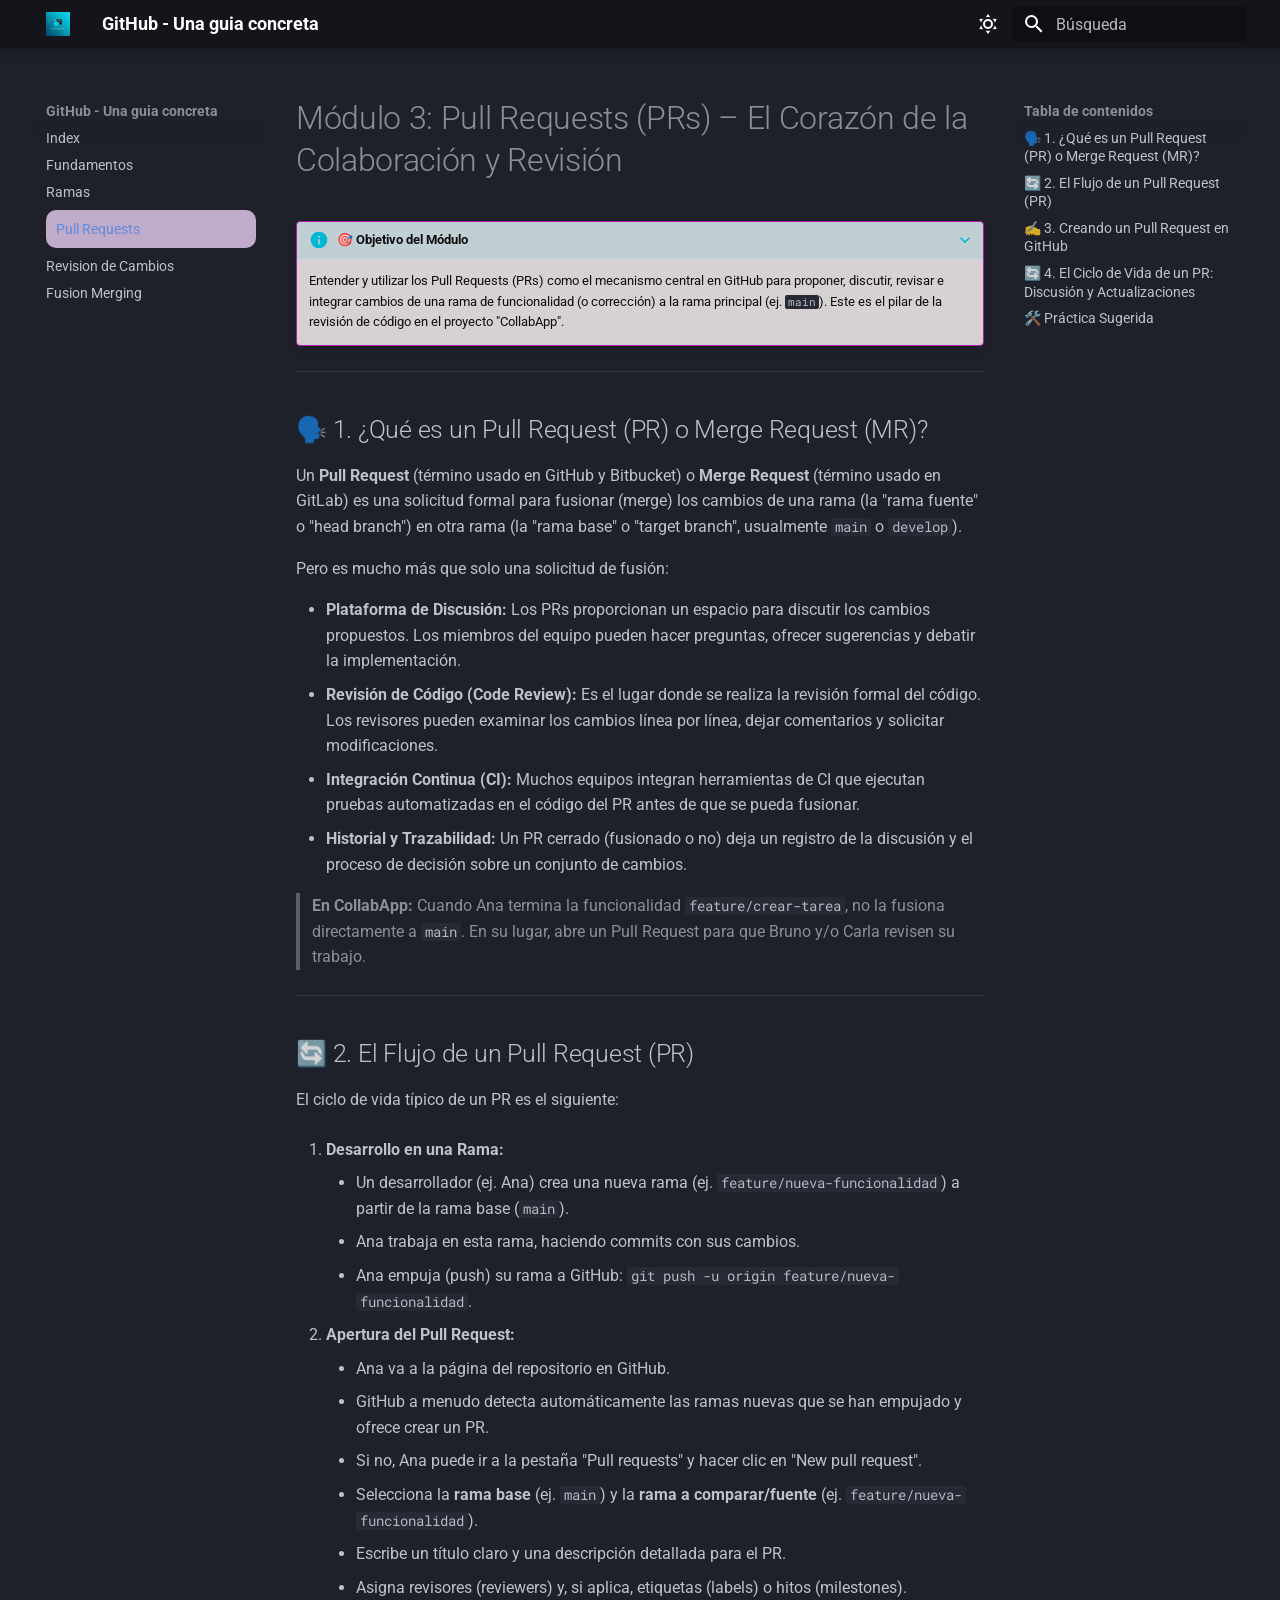
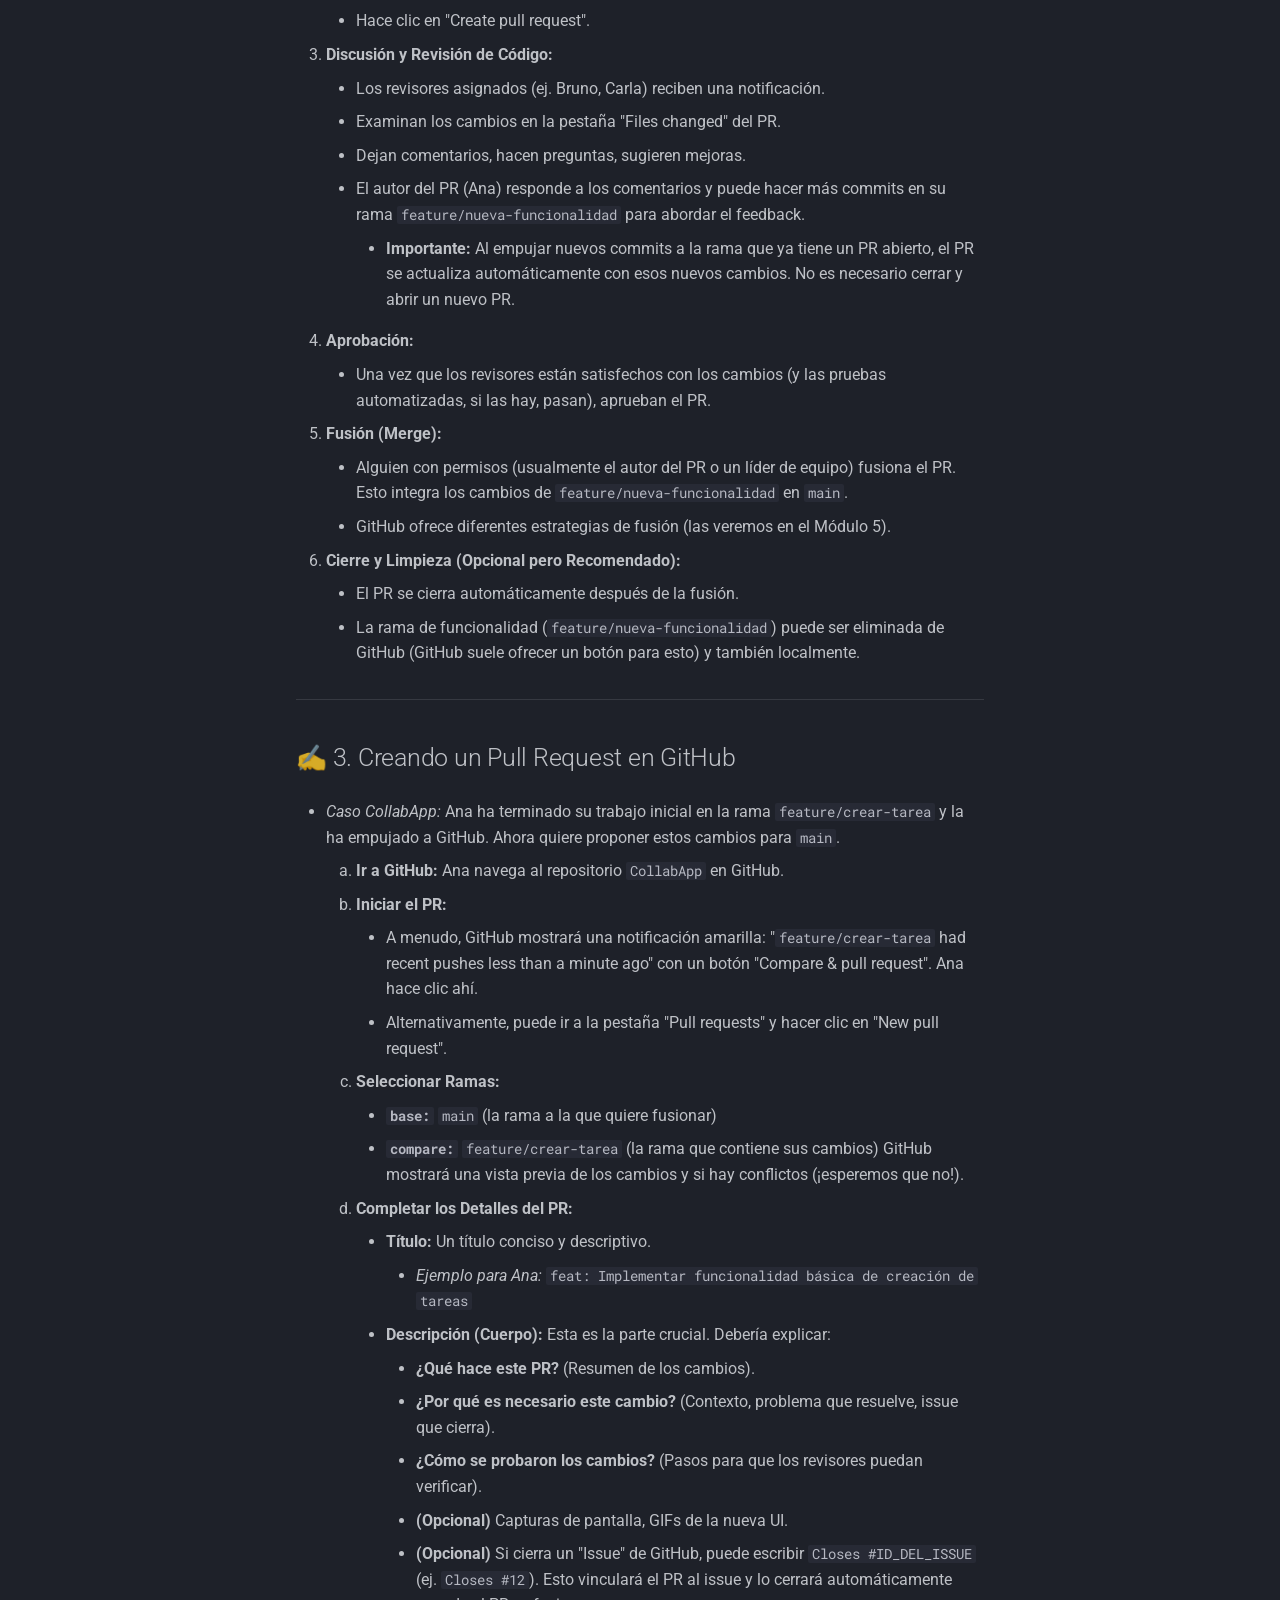
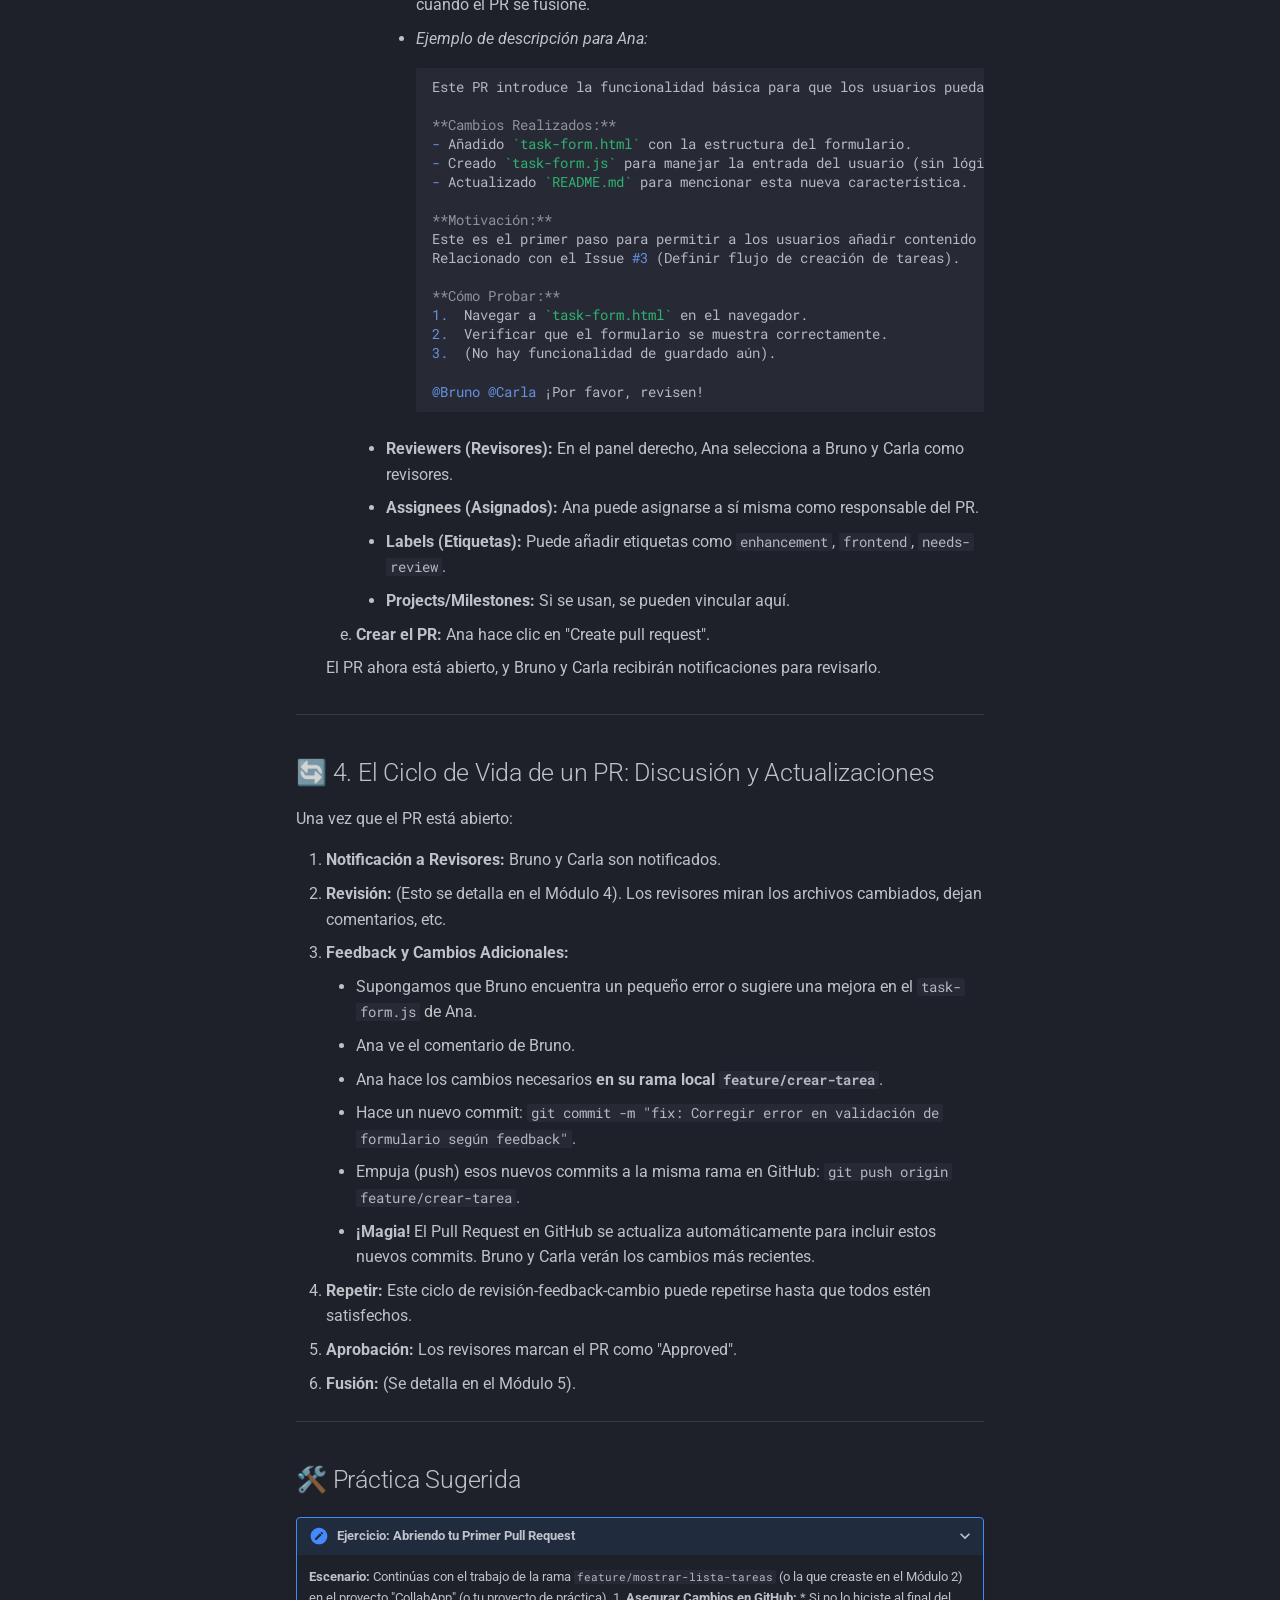
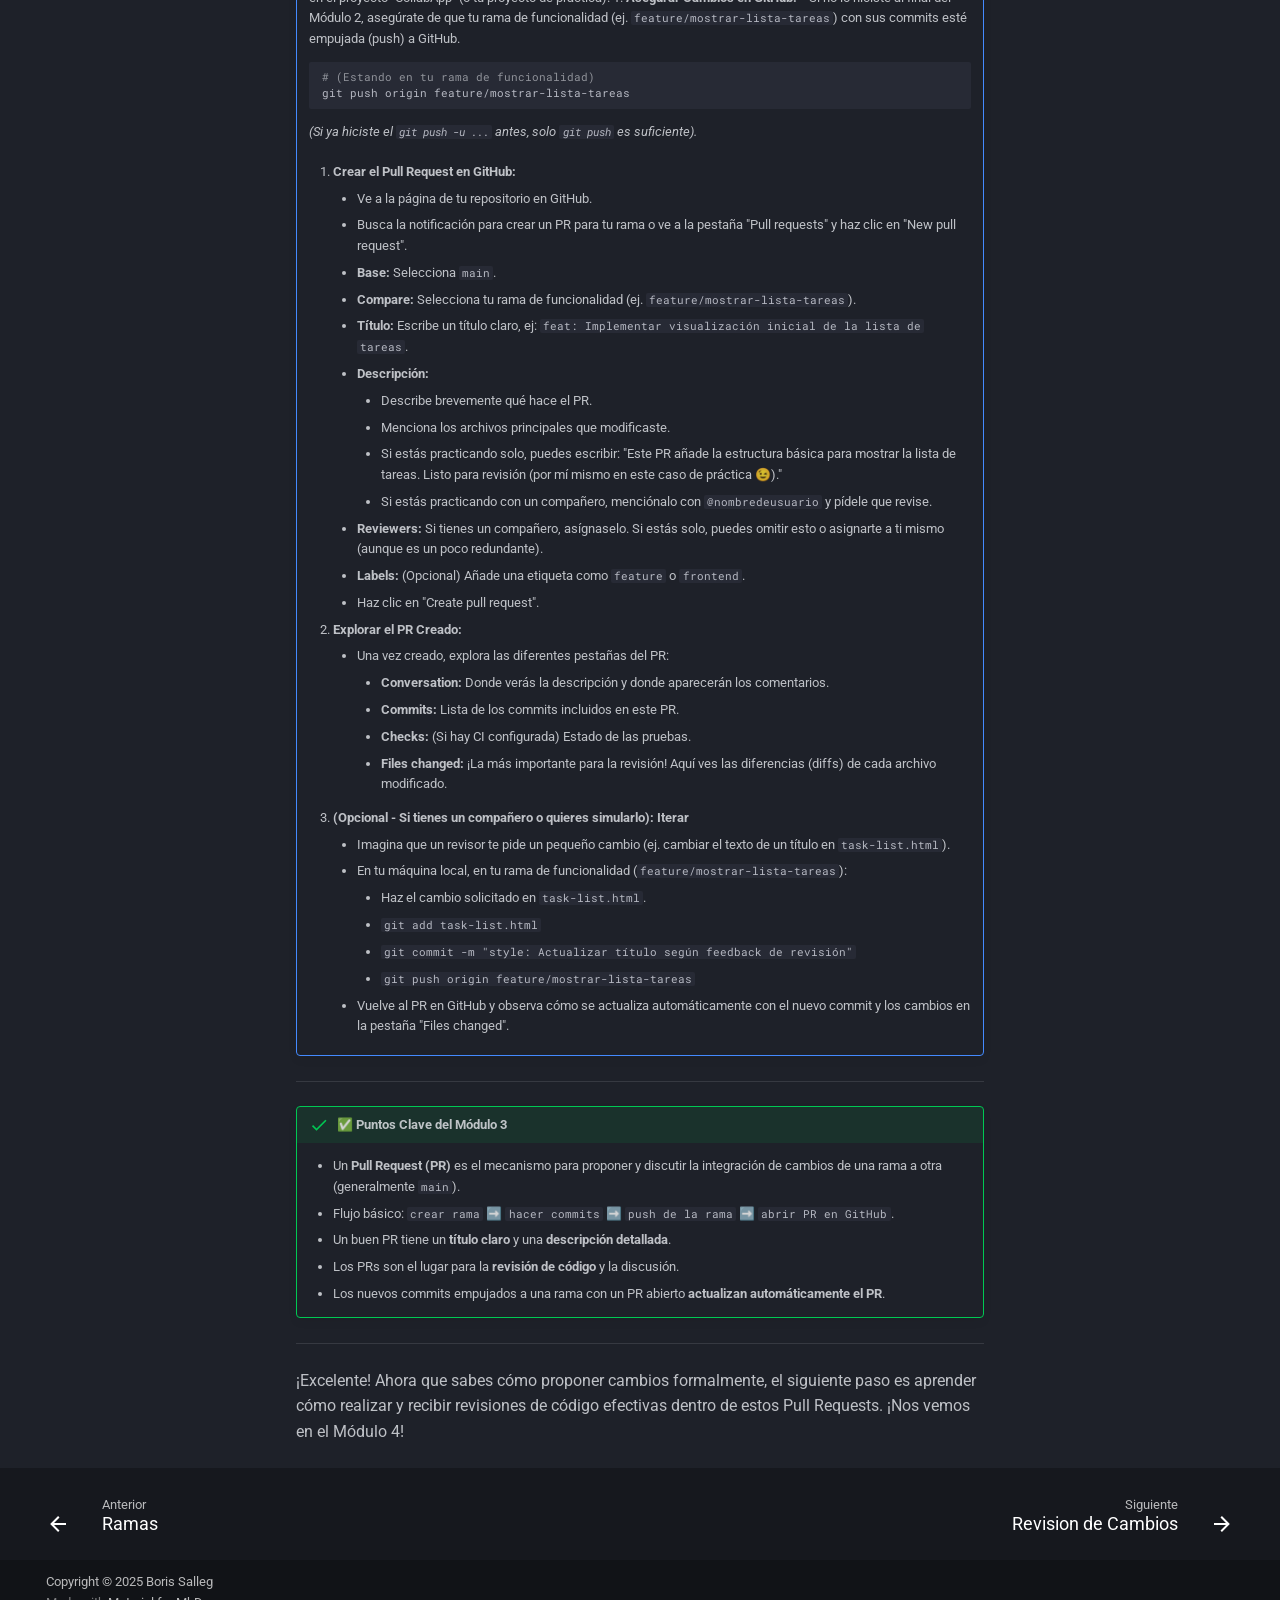
<file: request/index.html>
<!doctype html>
<html lang="es" class="no-js">
  <head>
    
      <meta charset="utf-8">
      <meta name="viewport" content="width=device-width,initial-scale=1">
      
      
      
      
        <link rel="prev" href="../ramas/">
      
      
        <link rel="next" href="../revision/">
      
      
        
      
      
      <link rel="icon" href="../assets/favicon.png">
      <meta name="generator" content="mkdocs-1.6.1, mkdocs-material-9.7.6">
    
    
      
        <title>Pull Requests - GitHub - Una guia concreta</title>
      
    
    
      <link rel="stylesheet" href="../assets/stylesheets/main.484c7ddc.min.css">
      
        
        <link rel="stylesheet" href="../assets/stylesheets/palette.ab4e12ef.min.css">
      
      


    
    
      
    
    
      
        
        
        <link rel="preconnect" href="https://fonts.gstatic.com" crossorigin>
        <link rel="stylesheet" href="https://fonts.googleapis.com/css?family=Roboto:300,300i,400,400i,700,700i%7CRoboto+Mono:400,400i,700,700i&display=fallback">
        <style>:root{--md-text-font:"Roboto";--md-code-font:"Roboto Mono"}</style>
      
    
    
      <link rel="stylesheet" href="../assets/stylesheets/styles.css">
    
    <script>__md_scope=new URL("..",location),__md_hash=e=>[...e].reduce(((e,_)=>(e<<5)-e+_.charCodeAt(0)),0),__md_get=(e,_=localStorage,t=__md_scope)=>JSON.parse(_.getItem(t.pathname+"."+e)),__md_set=(e,_,t=localStorage,a=__md_scope)=>{try{t.setItem(a.pathname+"."+e,JSON.stringify(_))}catch(e){}}</script>
    
      

    
    
  </head>
  
  
    
    
      
    
    
    
    
    <body dir="ltr" data-md-color-scheme="slate" data-md-color-primary="black" data-md-color-accent="deep-purple">
  
    
    <input class="md-toggle" data-md-toggle="drawer" type="checkbox" id="__drawer" autocomplete="off">
    <input class="md-toggle" data-md-toggle="search" type="checkbox" id="__search" autocomplete="off">
    <label class="md-overlay" for="__drawer"></label>
    <div data-md-component="skip">
      
        
        <a href="#modulo-3-pull-requests-prs-el-corazon-de-la-colaboracion-y-revision" class="md-skip">
          Saltar a contenido
        </a>
      
    </div>
    <div data-md-component="announce">
      
    </div>
    
    
      

  

<header class="md-header md-header--shadow" data-md-component="header">
  <nav class="md-header__inner md-grid" aria-label="Cabecera">
    <a href=".." title="GitHub - Una guia concreta" class="md-header__button md-logo" aria-label="GitHub - Una guia concreta" data-md-component="logo">
      
  <img src="../assets/logo.png" alt="logo">

    </a>
    <label class="md-header__button md-icon" for="__drawer">
      
      <svg xmlns="http://www.w3.org/2000/svg" viewBox="0 0 24 24"><path d="M3 6h18v2H3zm0 5h18v2H3zm0 5h18v2H3z"/></svg>
    </label>
    <div class="md-header__title" data-md-component="header-title">
      <div class="md-header__ellipsis">
        <div class="md-header__topic">
          <span class="md-ellipsis">
            GitHub - Una guia concreta
          </span>
        </div>
        <div class="md-header__topic" data-md-component="header-topic">
          <span class="md-ellipsis">
            
              Pull Requests
            
          </span>
        </div>
      </div>
    </div>
    
      
        <form class="md-header__option" data-md-component="palette">
  
    
    
    
    <input class="md-option" data-md-color-media="" data-md-color-scheme="slate" data-md-color-primary="black" data-md-color-accent="deep-purple"  aria-label="Dark mode"  type="radio" name="__palette" id="__palette_0">
    
      <label class="md-header__button md-icon" title="Dark mode" for="__palette_1" hidden>
        <svg xmlns="http://www.w3.org/2000/svg" viewBox="0 0 24 24"><path d="M12 7a5 5 0 0 1 5 5 5 5 0 0 1-5 5 5 5 0 0 1-5-5 5 5 0 0 1 5-5m0 2a3 3 0 0 0-3 3 3 3 0 0 0 3 3 3 3 0 0 0 3-3 3 3 0 0 0-3-3m0-7 2.39 3.42C13.65 5.15 12.84 5 12 5s-1.65.15-2.39.42zM3.34 7l4.16-.35A7.2 7.2 0 0 0 5.94 8.5c-.44.74-.69 1.5-.83 2.29zm.02 10 1.76-3.77a7.131 7.131 0 0 0 2.38 4.14zM20.65 7l-1.77 3.79a7.02 7.02 0 0 0-2.38-4.15zm-.01 10-4.14.36c.59-.51 1.12-1.14 1.54-1.86.42-.73.69-1.5.83-2.29zM12 22l-2.41-3.44c.74.27 1.55.44 2.41.44.82 0 1.63-.17 2.37-.44z"/></svg>
      </label>
    
  
    
    
    
    <input class="md-option" data-md-color-media="" data-md-color-scheme="default" data-md-color-primary="purple" data-md-color-accent="orange"  aria-label="Light mode"  type="radio" name="__palette" id="__palette_1">
    
      <label class="md-header__button md-icon" title="Light mode" for="__palette_0" hidden>
        <svg xmlns="http://www.w3.org/2000/svg" viewBox="0 0 24 24"><path d="m17.75 4.09-2.53 1.94.91 3.06-2.63-1.81-2.63 1.81.91-3.06-2.53-1.94L12.44 4l1.06-3 1.06 3zm3.5 6.91-1.64 1.25.59 1.98-1.7-1.17-1.7 1.17.59-1.98L15.75 11l2.06-.05L18.5 9l.69 1.95zm-2.28 4.95c.83-.08 1.72 1.1 1.19 1.85-.32.45-.66.87-1.08 1.27C15.17 23 8.84 23 4.94 19.07c-3.91-3.9-3.91-10.24 0-14.14.4-.4.82-.76 1.27-1.08.75-.53 1.93.36 1.85 1.19-.27 2.86.69 5.83 2.89 8.02a9.96 9.96 0 0 0 8.02 2.89m-1.64 2.02a12.08 12.08 0 0 1-7.8-3.47c-2.17-2.19-3.33-5-3.49-7.82-2.81 3.14-2.7 7.96.31 10.98 3.02 3.01 7.84 3.12 10.98.31"/></svg>
      </label>
    
  
</form>
      
    
    
      <script>var palette=__md_get("__palette");if(palette&&palette.color){if("(prefers-color-scheme)"===palette.color.media){var media=matchMedia("(prefers-color-scheme: light)"),input=document.querySelector(media.matches?"[data-md-color-media='(prefers-color-scheme: light)']":"[data-md-color-media='(prefers-color-scheme: dark)']");palette.color.media=input.getAttribute("data-md-color-media"),palette.color.scheme=input.getAttribute("data-md-color-scheme"),palette.color.primary=input.getAttribute("data-md-color-primary"),palette.color.accent=input.getAttribute("data-md-color-accent")}for(var[key,value]of Object.entries(palette.color))document.body.setAttribute("data-md-color-"+key,value)}</script>
    
    
    
      
      
        <label class="md-header__button md-icon" for="__search">
          
          <svg xmlns="http://www.w3.org/2000/svg" viewBox="0 0 24 24"><path d="M9.5 3A6.5 6.5 0 0 1 16 9.5c0 1.61-.59 3.09-1.56 4.23l.27.27h.79l5 5-1.5 1.5-5-5v-.79l-.27-.27A6.52 6.52 0 0 1 9.5 16 6.5 6.5 0 0 1 3 9.5 6.5 6.5 0 0 1 9.5 3m0 2C7 5 5 7 5 9.5S7 14 9.5 14 14 12 14 9.5 12 5 9.5 5"/></svg>
        </label>
        <div class="md-search" data-md-component="search" role="dialog">
  <label class="md-search__overlay" for="__search"></label>
  <div class="md-search__inner" role="search">
    <form class="md-search__form" name="search">
      <input type="text" class="md-search__input" name="query" aria-label="Búsqueda" placeholder="Búsqueda" autocapitalize="off" autocorrect="off" autocomplete="off" spellcheck="false" data-md-component="search-query" required>
      <label class="md-search__icon md-icon" for="__search">
        
        <svg xmlns="http://www.w3.org/2000/svg" viewBox="0 0 24 24"><path d="M9.5 3A6.5 6.5 0 0 1 16 9.5c0 1.61-.59 3.09-1.56 4.23l.27.27h.79l5 5-1.5 1.5-5-5v-.79l-.27-.27A6.52 6.52 0 0 1 9.5 16 6.5 6.5 0 0 1 3 9.5 6.5 6.5 0 0 1 9.5 3m0 2C7 5 5 7 5 9.5S7 14 9.5 14 14 12 14 9.5 12 5 9.5 5"/></svg>
        
        <svg xmlns="http://www.w3.org/2000/svg" viewBox="0 0 24 24"><path d="M20 11v2H8l5.5 5.5-1.42 1.42L4.16 12l7.92-7.92L13.5 5.5 8 11z"/></svg>
      </label>
      <nav class="md-search__options" aria-label="Buscar">
        
        <button type="reset" class="md-search__icon md-icon" title="Limpiar" aria-label="Limpiar" tabindex="-1">
          
          <svg xmlns="http://www.w3.org/2000/svg" viewBox="0 0 24 24"><path d="M19 6.41 17.59 5 12 10.59 6.41 5 5 6.41 10.59 12 5 17.59 6.41 19 12 13.41 17.59 19 19 17.59 13.41 12z"/></svg>
        </button>
      </nav>
      
    </form>
    <div class="md-search__output">
      <div class="md-search__scrollwrap" tabindex="0" data-md-scrollfix>
        <div class="md-search-result" data-md-component="search-result">
          <div class="md-search-result__meta">
            Inicializando búsqueda
          </div>
          <ol class="md-search-result__list" role="presentation"></ol>
        </div>
      </div>
    </div>
  </div>
</div>
      
    
    
  </nav>
  
</header>
    
    <div class="md-container" data-md-component="container">
      
      
        
          
        
      
      <main class="md-main" data-md-component="main">
        <div class="md-main__inner md-grid">
          
            
              
              <div class="md-sidebar md-sidebar--primary" data-md-component="sidebar" data-md-type="navigation" >
                <div class="md-sidebar__scrollwrap">
                  <div class="md-sidebar__inner">
                    



<nav class="md-nav md-nav--primary" aria-label="Navegación" data-md-level="0">
  <label class="md-nav__title" for="__drawer">
    <a href=".." title="GitHub - Una guia concreta" class="md-nav__button md-logo" aria-label="GitHub - Una guia concreta" data-md-component="logo">
      
  <img src="../assets/logo.png" alt="logo">

    </a>
    GitHub - Una guia concreta
  </label>
  
  <ul class="md-nav__list" data-md-scrollfix>
    
      
      
  
  
  
  
    <li class="md-nav__item">
      <a href=".." class="md-nav__link">
        
  
  
  <span class="md-ellipsis">
    
  
    Index
  

    
  </span>
  
  

      </a>
    </li>
  

    
      
      
  
  
  
  
    <li class="md-nav__item">
      <a href="../fundamentos/" class="md-nav__link">
        
  
  
  <span class="md-ellipsis">
    
  
    Fundamentos
  

    
  </span>
  
  

      </a>
    </li>
  

    
      
      
  
  
  
  
    <li class="md-nav__item">
      <a href="../ramas/" class="md-nav__link">
        
  
  
  <span class="md-ellipsis">
    
  
    Ramas
  

    
  </span>
  
  

      </a>
    </li>
  

    
      
      
  
  
    
  
  
  
    <li class="md-nav__item md-nav__item--active">
      
      <input class="md-nav__toggle md-toggle" type="checkbox" id="__toc">
      
      
        
      
      
        <label class="md-nav__link md-nav__link--active" for="__toc">
          
  
  
  <span class="md-ellipsis">
    
  
    Pull Requests
  

    
  </span>
  
  

          <span class="md-nav__icon md-icon"></span>
        </label>
      
      <a href="./" class="md-nav__link md-nav__link--active">
        
  
  
  <span class="md-ellipsis">
    
  
    Pull Requests
  

    
  </span>
  
  

      </a>
      
        

<nav class="md-nav md-nav--secondary" aria-label="Tabla de contenidos">
  
  
  
    
  
  
    <label class="md-nav__title" for="__toc">
      <span class="md-nav__icon md-icon"></span>
      Tabla de contenidos
    </label>
    <ul class="md-nav__list" data-md-component="toc" data-md-scrollfix>
      
        <li class="md-nav__item">
  <a href="#1-que-es-un-pull-request-pr-o-merge-request-mr" class="md-nav__link">
    <span class="md-ellipsis">
      
        🗣️ 1. ¿Qué es un Pull Request (PR) o Merge Request (MR)?
      
    </span>
  </a>
  
</li>
      
        <li class="md-nav__item">
  <a href="#2-el-flujo-de-un-pull-request-pr" class="md-nav__link">
    <span class="md-ellipsis">
      
        🔄 2. El Flujo de un Pull Request (PR)
      
    </span>
  </a>
  
</li>
      
        <li class="md-nav__item">
  <a href="#3-creando-un-pull-request-en-github" class="md-nav__link">
    <span class="md-ellipsis">
      
        ✍️ 3. Creando un Pull Request en GitHub
      
    </span>
  </a>
  
</li>
      
        <li class="md-nav__item">
  <a href="#4-el-ciclo-de-vida-de-un-pr-discusion-y-actualizaciones" class="md-nav__link">
    <span class="md-ellipsis">
      
        🔄 4. El Ciclo de Vida de un PR: Discusión y Actualizaciones
      
    </span>
  </a>
  
</li>
      
        <li class="md-nav__item">
  <a href="#practica-sugerida" class="md-nav__link">
    <span class="md-ellipsis">
      
        🛠️ Práctica Sugerida
      
    </span>
  </a>
  
</li>
      
    </ul>
  
</nav>
      
    </li>
  

    
      
      
  
  
  
  
    <li class="md-nav__item">
      <a href="../revision/" class="md-nav__link">
        
  
  
  <span class="md-ellipsis">
    
  
    Revision de Cambios
  

    
  </span>
  
  

      </a>
    </li>
  

    
      
      
  
  
  
  
    <li class="md-nav__item">
      <a href="../mergin/" class="md-nav__link">
        
  
  
  <span class="md-ellipsis">
    
  
    Fusion Merging
  

    
  </span>
  
  

      </a>
    </li>
  

    
  </ul>
</nav>
                  </div>
                </div>
              </div>
            
            
              
              <div class="md-sidebar md-sidebar--secondary" data-md-component="sidebar" data-md-type="toc" >
                <div class="md-sidebar__scrollwrap">
                  <div class="md-sidebar__inner">
                    

<nav class="md-nav md-nav--secondary" aria-label="Tabla de contenidos">
  
  
  
    
  
  
    <label class="md-nav__title" for="__toc">
      <span class="md-nav__icon md-icon"></span>
      Tabla de contenidos
    </label>
    <ul class="md-nav__list" data-md-component="toc" data-md-scrollfix>
      
        <li class="md-nav__item">
  <a href="#1-que-es-un-pull-request-pr-o-merge-request-mr" class="md-nav__link">
    <span class="md-ellipsis">
      
        🗣️ 1. ¿Qué es un Pull Request (PR) o Merge Request (MR)?
      
    </span>
  </a>
  
</li>
      
        <li class="md-nav__item">
  <a href="#2-el-flujo-de-un-pull-request-pr" class="md-nav__link">
    <span class="md-ellipsis">
      
        🔄 2. El Flujo de un Pull Request (PR)
      
    </span>
  </a>
  
</li>
      
        <li class="md-nav__item">
  <a href="#3-creando-un-pull-request-en-github" class="md-nav__link">
    <span class="md-ellipsis">
      
        ✍️ 3. Creando un Pull Request en GitHub
      
    </span>
  </a>
  
</li>
      
        <li class="md-nav__item">
  <a href="#4-el-ciclo-de-vida-de-un-pr-discusion-y-actualizaciones" class="md-nav__link">
    <span class="md-ellipsis">
      
        🔄 4. El Ciclo de Vida de un PR: Discusión y Actualizaciones
      
    </span>
  </a>
  
</li>
      
        <li class="md-nav__item">
  <a href="#practica-sugerida" class="md-nav__link">
    <span class="md-ellipsis">
      
        🛠️ Práctica Sugerida
      
    </span>
  </a>
  
</li>
      
    </ul>
  
</nav>
                  </div>
                </div>
              </div>
            
          
          
            <div class="md-content" data-md-component="content">
              
              <article class="md-content__inner md-typeset">
                
                  



<h1 id="modulo-3-pull-requests-prs-el-corazon-de-la-colaboracion-y-revision">Módulo 3: Pull Requests (PRs) – El Corazón de la Colaboración y Revisión</h1>
<details class="info" open="open">
<summary>🎯 Objetivo del Módulo</summary>
<p>Entender y utilizar los Pull Requests (PRs) como el mecanismo central en GitHub para proponer, discutir, revisar e integrar cambios de una rama de funcionalidad (o corrección) a la rama principal (ej. <code>main</code>). Este es el pilar de la revisión de código en el proyecto "CollabApp".</p>
</details>
<hr />
<h2 id="1-que-es-un-pull-request-pr-o-merge-request-mr">🗣️ 1. ¿Qué es un Pull Request (PR) o Merge Request (MR)?</h2>
<p>Un <strong>Pull Request</strong> (término usado en GitHub y Bitbucket) o <strong>Merge Request</strong> (término usado en GitLab) es una solicitud formal para fusionar (merge) los cambios de una rama (la "rama fuente" o "head branch") en otra rama (la "rama base" o "target branch", usualmente <code>main</code> o <code>develop</code>).</p>
<p>Pero es mucho más que solo una solicitud de fusión:</p>
<ul>
<li><strong>Plataforma de Discusión:</strong> Los PRs proporcionan un espacio para discutir los cambios propuestos. Los miembros del equipo pueden hacer preguntas, ofrecer sugerencias y debatir la implementación.</li>
<li><strong>Revisión de Código (Code Review):</strong> Es el lugar donde se realiza la revisión formal del código. Los revisores pueden examinar los cambios línea por línea, dejar comentarios y solicitar modificaciones.</li>
<li><strong>Integración Continua (CI):</strong> Muchos equipos integran herramientas de CI que ejecutan pruebas automatizadas en el código del PR antes de que se pueda fusionar.</li>
<li><strong>Historial y Trazabilidad:</strong> Un PR cerrado (fusionado o no) deja un registro de la discusión y el proceso de decisión sobre un conjunto de cambios.</li>
</ul>
<blockquote>
<p><strong>En CollabApp:</strong> Cuando Ana termina la funcionalidad <code>feature/crear-tarea</code>, no la fusiona directamente a <code>main</code>. En su lugar, abre un Pull Request para que Bruno y/o Carla revisen su trabajo.</p>
</blockquote>
<hr />
<h2 id="2-el-flujo-de-un-pull-request-pr">🔄 2. El Flujo de un Pull Request (PR)</h2>
<p>El ciclo de vida típico de un PR es el siguiente:</p>
<ol>
<li>
<p><strong>Desarrollo en una Rama:</strong></p>
<ul>
<li>Un desarrollador (ej. Ana) crea una nueva rama (ej. <code>feature/nueva-funcionalidad</code>) a partir de la rama base (<code>main</code>).</li>
<li>Ana trabaja en esta rama, haciendo commits con sus cambios.</li>
<li>Ana empuja (push) su rama a GitHub: <code>git push -u origin feature/nueva-funcionalidad</code>.</li>
</ul>
</li>
<li>
<p><strong>Apertura del Pull Request:</strong></p>
<ul>
<li>Ana va a la página del repositorio en GitHub.</li>
<li>GitHub a menudo detecta automáticamente las ramas nuevas que se han empujado y ofrece crear un PR.</li>
<li>Si no, Ana puede ir a la pestaña "Pull requests" y hacer clic en "New pull request".</li>
<li>Selecciona la <strong>rama base</strong> (ej. <code>main</code>) y la <strong>rama a comparar/fuente</strong> (ej. <code>feature/nueva-funcionalidad</code>).</li>
<li>Escribe un título claro y una descripción detallada para el PR.</li>
<li>Asigna revisores (reviewers) y, si aplica, etiquetas (labels) o hitos (milestones).</li>
<li>Hace clic en "Create pull request".</li>
</ul>
</li>
<li>
<p><strong>Discusión y Revisión de Código:</strong></p>
<ul>
<li>Los revisores asignados (ej. Bruno, Carla) reciben una notificación.</li>
<li>Examinan los cambios en la pestaña "Files changed" del PR.</li>
<li>Dejan comentarios, hacen preguntas, sugieren mejoras.</li>
<li>El autor del PR (Ana) responde a los comentarios y puede hacer más commits en su rama <code>feature/nueva-funcionalidad</code> para abordar el feedback.<ul>
<li><strong>Importante:</strong> Al empujar nuevos commits a la rama que ya tiene un PR abierto, el PR se actualiza automáticamente con esos nuevos cambios. No es necesario cerrar y abrir un nuevo PR.</li>
</ul>
</li>
</ul>
</li>
<li>
<p><strong>Aprobación:</strong></p>
<ul>
<li>Una vez que los revisores están satisfechos con los cambios (y las pruebas automatizadas, si las hay, pasan), aprueban el PR.</li>
</ul>
</li>
<li>
<p><strong>Fusión (Merge):</strong></p>
<ul>
<li>Alguien con permisos (usualmente el autor del PR o un líder de equipo) fusiona el PR. Esto integra los cambios de <code>feature/nueva-funcionalidad</code> en <code>main</code>.</li>
<li>GitHub ofrece diferentes estrategias de fusión (las veremos en el Módulo 5).</li>
</ul>
</li>
<li>
<p><strong>Cierre y Limpieza (Opcional pero Recomendado):</strong></p>
<ul>
<li>El PR se cierra automáticamente después de la fusión.</li>
<li>La rama de funcionalidad (<code>feature/nueva-funcionalidad</code>) puede ser eliminada de GitHub (GitHub suele ofrecer un botón para esto) y también localmente.</li>
</ul>
</li>
</ol>
<hr />
<h2 id="3-creando-un-pull-request-en-github">✍️ 3. Creando un Pull Request en GitHub</h2>
<ul>
<li>
<p><em>Caso CollabApp:</em> Ana ha terminado su trabajo inicial en la rama <code>feature/crear-tarea</code> y la ha empujado a GitHub. Ahora quiere proponer estos cambios para <code>main</code>.</p>
<ol>
<li><strong>Ir a GitHub:</strong> Ana navega al repositorio <code>CollabApp</code> en GitHub.</li>
<li><strong>Iniciar el PR:</strong><ul>
<li>A menudo, GitHub mostrará una notificación amarilla: "<code>feature/crear-tarea</code> had recent pushes less than a minute ago" con un botón "Compare &amp; pull request". Ana hace clic ahí.</li>
<li>Alternativamente, puede ir a la pestaña "Pull requests" y hacer clic en "New pull request".</li>
</ul>
</li>
<li><strong>Seleccionar Ramas:</strong><ul>
<li><strong><code>base:</code></strong> <code>main</code> (la rama a la que quiere fusionar)</li>
<li><strong><code>compare:</code></strong> <code>feature/crear-tarea</code> (la rama que contiene sus cambios)
GitHub mostrará una vista previa de los cambios y si hay conflictos (¡esperemos que no!).</li>
</ul>
</li>
<li><strong>Completar los Detalles del PR:</strong><ul>
<li><strong>Título:</strong> Un título conciso y descriptivo.<ul>
<li><em>Ejemplo para Ana:</em> <code>feat: Implementar funcionalidad básica de creación de tareas</code></li>
</ul>
</li>
<li><strong>Descripción (Cuerpo):</strong> Esta es la parte crucial. Debería explicar:<ul>
<li><strong>¿Qué hace este PR?</strong> (Resumen de los cambios).</li>
<li><strong>¿Por qué es necesario este cambio?</strong> (Contexto, problema que resuelve, issue que cierra).</li>
<li><strong>¿Cómo se probaron los cambios?</strong> (Pasos para que los revisores puedan verificar).</li>
<li><strong>(Opcional)</strong> Capturas de pantalla, GIFs de la nueva UI.</li>
<li><strong>(Opcional)</strong> Si cierra un "Issue" de GitHub, puede escribir <code>Closes #ID_DEL_ISSUE</code> (ej. <code>Closes #12</code>). Esto vinculará el PR al issue y lo cerrará automáticamente cuando el PR se fusione.</li>
<li><em>Ejemplo de descripción para Ana:</em>
    <div class="language-markdown highlight"><pre><span></span><code><span id="__span-0-1"><a id="__codelineno-0-1" name="__codelineno-0-1" href="#__codelineno-0-1"></a>Este PR introduce la funcionalidad básica para que los usuarios puedan crear nuevas tareas en CollabApp.
</span><span id="__span-0-2"><a id="__codelineno-0-2" name="__codelineno-0-2" href="#__codelineno-0-2"></a>
</span><span id="__span-0-3"><a id="__codelineno-0-3" name="__codelineno-0-3" href="#__codelineno-0-3"></a><span class="gs">**Cambios Realizados:**</span>
</span><span id="__span-0-4"><a id="__codelineno-0-4" name="__codelineno-0-4" href="#__codelineno-0-4"></a><span class="k">-</span><span class="w"> </span>Añadido <span class="sb">`task-form.html`</span> con la estructura del formulario.
</span><span id="__span-0-5"><a id="__codelineno-0-5" name="__codelineno-0-5" href="#__codelineno-0-5"></a><span class="k">-</span><span class="w"> </span>Creado <span class="sb">`task-form.js`</span> para manejar la entrada del usuario (sin lógica de guardado aún).
</span><span id="__span-0-6"><a id="__codelineno-0-6" name="__codelineno-0-6" href="#__codelineno-0-6"></a><span class="k">-</span><span class="w"> </span>Actualizado <span class="sb">`README.md`</span> para mencionar esta nueva característica.
</span><span id="__span-0-7"><a id="__codelineno-0-7" name="__codelineno-0-7" href="#__codelineno-0-7"></a>
</span><span id="__span-0-8"><a id="__codelineno-0-8" name="__codelineno-0-8" href="#__codelineno-0-8"></a><span class="gs">**Motivación:**</span>
</span><span id="__span-0-9"><a id="__codelineno-0-9" name="__codelineno-0-9" href="#__codelineno-0-9"></a>Este es el primer paso para permitir a los usuarios añadir contenido a la aplicación.
</span><span id="__span-0-10"><a id="__codelineno-0-10" name="__codelineno-0-10" href="#__codelineno-0-10"></a>Relacionado con el Issue <span class="ni">#3</span> (Definir flujo de creación de tareas).
</span><span id="__span-0-11"><a id="__codelineno-0-11" name="__codelineno-0-11" href="#__codelineno-0-11"></a>
</span><span id="__span-0-12"><a id="__codelineno-0-12" name="__codelineno-0-12" href="#__codelineno-0-12"></a><span class="gs">**Cómo Probar:**</span>
</span><span id="__span-0-13"><a id="__codelineno-0-13" name="__codelineno-0-13" href="#__codelineno-0-13"></a><span class="k">1.</span>  Navegar a <span class="sb">`task-form.html`</span> en el navegador.
</span><span id="__span-0-14"><a id="__codelineno-0-14" name="__codelineno-0-14" href="#__codelineno-0-14"></a><span class="k">2.</span>  Verificar que el formulario se muestra correctamente.
</span><span id="__span-0-15"><a id="__codelineno-0-15" name="__codelineno-0-15" href="#__codelineno-0-15"></a><span class="k">3.</span>  (No hay funcionalidad de guardado aún).
</span><span id="__span-0-16"><a id="__codelineno-0-16" name="__codelineno-0-16" href="#__codelineno-0-16"></a>
</span><span id="__span-0-17"><a id="__codelineno-0-17" name="__codelineno-0-17" href="#__codelineno-0-17"></a><span class="ni">@Bruno</span> <span class="ni">@Carla</span> ¡Por favor, revisen!
</span></code></pre></div></li>
</ul>
</li>
<li><strong>Reviewers (Revisores):</strong> En el panel derecho, Ana selecciona a Bruno y Carla como revisores.</li>
<li><strong>Assignees (Asignados):</strong> Ana puede asignarse a sí misma como responsable del PR.</li>
<li><strong>Labels (Etiquetas):</strong> Puede añadir etiquetas como <code>enhancement</code>, <code>frontend</code>, <code>needs-review</code>.</li>
<li><strong>Projects/Milestones:</strong> Si se usan, se pueden vincular aquí.</li>
</ul>
</li>
<li><strong>Crear el PR:</strong> Ana hace clic en "Create pull request".</li>
</ol>
<p>El PR ahora está abierto, y Bruno y Carla recibirán notificaciones para revisarlo.</p>
</li>
</ul>
<hr />
<h2 id="4-el-ciclo-de-vida-de-un-pr-discusion-y-actualizaciones">🔄 4. El Ciclo de Vida de un PR: Discusión y Actualizaciones</h2>
<p>Una vez que el PR está abierto:</p>
<ol>
<li><strong>Notificación a Revisores:</strong> Bruno y Carla son notificados.</li>
<li><strong>Revisión:</strong> (Esto se detalla en el Módulo 4). Los revisores miran los archivos cambiados, dejan comentarios, etc.</li>
<li><strong>Feedback y Cambios Adicionales:</strong><ul>
<li>Supongamos que Bruno encuentra un pequeño error o sugiere una mejora en el <code>task-form.js</code> de Ana.</li>
<li>Ana ve el comentario de Bruno.</li>
<li>Ana hace los cambios necesarios <strong>en su rama local <code>feature/crear-tarea</code></strong>.</li>
<li>Hace un nuevo commit: <code>git commit -m "fix: Corregir error en validación de formulario según feedback"</code>.</li>
<li>Empuja (push) esos nuevos commits a la misma rama en GitHub: <code>git push origin feature/crear-tarea</code>.</li>
<li><strong>¡Magia!</strong> El Pull Request en GitHub se actualiza automáticamente para incluir estos nuevos commits. Bruno y Carla verán los cambios más recientes.</li>
</ul>
</li>
<li><strong>Repetir:</strong> Este ciclo de revisión-feedback-cambio puede repetirse hasta que todos estén satisfechos.</li>
<li><strong>Aprobación:</strong> Los revisores marcan el PR como "Approved".</li>
<li><strong>Fusión:</strong> (Se detalla en el Módulo 5).</li>
</ol>
<hr />
<h2 id="practica-sugerida">🛠️ Práctica Sugerida</h2>
<details class="exercise" open="open">
<summary>Ejercicio: Abriendo tu Primer Pull Request</summary>
<p><strong>Escenario:</strong> Continúas con el trabajo de la rama <code>feature/mostrar-lista-tareas</code> (o la que creaste en el Módulo 2) en el proyecto "CollabApp" (o tu proyecto de práctica).
1.  <strong>Asegurar Cambios en GitHub:</strong>
    *   Si no lo hiciste al final del Módulo 2, asegúrate de que tu rama de funcionalidad (ej. <code>feature/mostrar-lista-tareas</code>) con sus commits esté empujada (push) a GitHub.
        <div class="language-bash highlight"><pre><span></span><code><span id="__span-1-1"><a id="__codelineno-1-1" name="__codelineno-1-1" href="#__codelineno-1-1"></a><span class="c1"># (Estando en tu rama de funcionalidad)</span>
</span><span id="__span-1-2"><a id="__codelineno-1-2" name="__codelineno-1-2" href="#__codelineno-1-2"></a>git<span class="w"> </span>push<span class="w"> </span>origin<span class="w"> </span>feature/mostrar-lista-tareas<span class="w"> </span>
</span></code></pre></div>
        <em>(Si ya hiciste el <code>git push -u ...</code> antes, solo <code>git push</code> es suficiente).</em></p>
<ol>
<li>
<p><strong>Crear el Pull Request en GitHub:</strong></p>
<ul>
<li>Ve a la página de tu repositorio en GitHub.</li>
<li>Busca la notificación para crear un PR para tu rama o ve a la pestaña "Pull requests" y haz clic en "New pull request".</li>
<li><strong>Base:</strong> Selecciona <code>main</code>.</li>
<li><strong>Compare:</strong> Selecciona tu rama de funcionalidad (ej. <code>feature/mostrar-lista-tareas</code>).</li>
<li><strong>Título:</strong> Escribe un título claro, ej: <code>feat: Implementar visualización inicial de la lista de tareas</code>.</li>
<li><strong>Descripción:</strong><ul>
<li>Describe brevemente qué hace el PR.</li>
<li>Menciona los archivos principales que modificaste.</li>
<li>Si estás practicando solo, puedes escribir: "Este PR añade la estructura básica para mostrar la lista de tareas. Listo para revisión (por mí mismo en este caso de práctica 😉)."</li>
<li>Si estás practicando con un compañero, menciónalo con <code>@nombredeusuario</code> y pídele que revise.</li>
</ul>
</li>
<li><strong>Reviewers:</strong> Si tienes un compañero, asígnaselo. Si estás solo, puedes omitir esto o asignarte a ti mismo (aunque es un poco redundante).</li>
<li><strong>Labels:</strong> (Opcional) Añade una etiqueta como <code>feature</code> o <code>frontend</code>.</li>
<li>Haz clic en "Create pull request".</li>
</ul>
</li>
<li>
<p><strong>Explorar el PR Creado:</strong></p>
<ul>
<li>Una vez creado, explora las diferentes pestañas del PR:<ul>
<li><strong>Conversation:</strong> Donde verás la descripción y donde aparecerán los comentarios.</li>
<li><strong>Commits:</strong> Lista de los commits incluidos en este PR.</li>
<li><strong>Checks:</strong> (Si hay CI configurada) Estado de las pruebas.</li>
<li><strong>Files changed:</strong> ¡La más importante para la revisión! Aquí ves las diferencias (diffs) de cada archivo modificado.</li>
</ul>
</li>
</ul>
</li>
<li>
<p><strong>(Opcional - Si tienes un compañero o quieres simularlo): Iterar</strong></p>
<ul>
<li>Imagina que un revisor te pide un pequeño cambio (ej. cambiar el texto de un título en <code>task-list.html</code>).</li>
<li>En tu máquina local, en tu rama de funcionalidad (<code>feature/mostrar-lista-tareas</code>):<ul>
<li>Haz el cambio solicitado en <code>task-list.html</code>.</li>
<li><code>git add task-list.html</code></li>
<li><code>git commit -m "style: Actualizar título según feedback de revisión"</code></li>
<li><code>git push origin feature/mostrar-lista-tareas</code></li>
</ul>
</li>
<li>Vuelve al PR en GitHub y observa cómo se actualiza automáticamente con el nuevo commit y los cambios en la pestaña "Files changed".</li>
</ul>
</li>
</ol>
</details>
<hr />
<div class="admonition success">
<p class="admonition-title">✅ Puntos Clave del Módulo 3</p>
<ul>
<li>Un <strong>Pull Request (PR)</strong> es el mecanismo para proponer y discutir la integración de cambios de una rama a otra (generalmente <code>main</code>).</li>
<li>Flujo básico: <code>crear rama</code> ➡️ <code>hacer commits</code> ➡️ <code>push de la rama</code> ➡️ <code>abrir PR en GitHub</code>.</li>
<li>Un buen PR tiene un <strong>título claro</strong> y una <strong>descripción detallada</strong>.</li>
<li>Los PRs son el lugar para la <strong>revisión de código</strong> y la discusión.</li>
<li>Los nuevos commits empujados a una rama con un PR abierto <strong>actualizan automáticamente el PR</strong>.</li>
</ul>
</div>
<hr />
<p>¡Excelente! Ahora que sabes cómo proponer cambios formalmente, el siguiente paso es aprender cómo realizar y recibir revisiones de código efectivas dentro de estos Pull Requests. ¡Nos vemos en el Módulo 4!</p>












                
              </article>
            </div>
          
          
  <script>var tabs=__md_get("__tabs");if(Array.isArray(tabs))e:for(var set of document.querySelectorAll(".tabbed-set")){var labels=set.querySelector(".tabbed-labels");for(var tab of tabs)for(var label of labels.getElementsByTagName("label"))if(label.innerText.trim()===tab){var input=document.getElementById(label.htmlFor);input.checked=!0;continue e}}</script>

<script>var target=document.getElementById(location.hash.slice(1));target&&target.name&&(target.checked=target.name.startsWith("__tabbed_"))</script>
        </div>
        
      </main>
      
        <footer class="md-footer">
  
    
      
      <nav class="md-footer__inner md-grid" aria-label="Pie" >
        
          
          <a href="../ramas/" class="md-footer__link md-footer__link--prev" aria-label="Anterior: Ramas">
            <div class="md-footer__button md-icon">
              
              <svg xmlns="http://www.w3.org/2000/svg" viewBox="0 0 24 24"><path d="M20 11v2H8l5.5 5.5-1.42 1.42L4.16 12l7.92-7.92L13.5 5.5 8 11z"/></svg>
            </div>
            <div class="md-footer__title">
              <span class="md-footer__direction">
                Anterior
              </span>
              <div class="md-ellipsis">
                Ramas
              </div>
            </div>
          </a>
        
        
          
          <a href="../revision/" class="md-footer__link md-footer__link--next" aria-label="Siguiente: Revision de Cambios">
            <div class="md-footer__title">
              <span class="md-footer__direction">
                Siguiente
              </span>
              <div class="md-ellipsis">
                Revision de Cambios
              </div>
            </div>
            <div class="md-footer__button md-icon">
              
              <svg xmlns="http://www.w3.org/2000/svg" viewBox="0 0 24 24"><path d="M4 11v2h12l-5.5 5.5 1.42 1.42L19.84 12l-7.92-7.92L10.5 5.5 16 11z"/></svg>
            </div>
          </a>
        
      </nav>
    
  
  <div class="md-footer-meta md-typeset">
    <div class="md-footer-meta__inner md-grid">
      <div class="md-copyright">
  
    <div class="md-copyright__highlight">
      Copyright &copy; 2025 Boris Salleg
    </div>
  
  
    Made with
    <a href="https://squidfunk.github.io/mkdocs-material/" target="_blank" rel="noopener">
      Material for MkDocs
    </a>
  
</div>
      
    </div>
  </div>
</footer>
      
    </div>
    <div class="md-dialog" data-md-component="dialog">
      <div class="md-dialog__inner md-typeset"></div>
    </div>
    
    
    
      
      
      <script id="__config" type="application/json">{"annotate": null, "base": "..", "features": ["navigation.footer", "navigation.sections", "content.tabs.link", "content.code.annotate", "content.tooltips"], "search": "../assets/javascripts/workers/search.2c215733.min.js", "tags": null, "translations": {"clipboard.copied": "Copiado al portapapeles", "clipboard.copy": "Copiar al portapapeles", "search.result.more.one": "1 m\u00e1s en esta p\u00e1gina", "search.result.more.other": "# m\u00e1s en esta p\u00e1gina", "search.result.none": "No se encontraron documentos", "search.result.one": "1 documento encontrado", "search.result.other": "# documentos encontrados", "search.result.placeholder": "Teclee para comenzar b\u00fasqueda", "search.result.term.missing": "Falta", "select.version": "Seleccionar versi\u00f3n"}, "version": null}</script>
    
    
      <script src="../assets/javascripts/bundle.79ae519e.min.js"></script>
      
    
  </body>
</html>
</file>
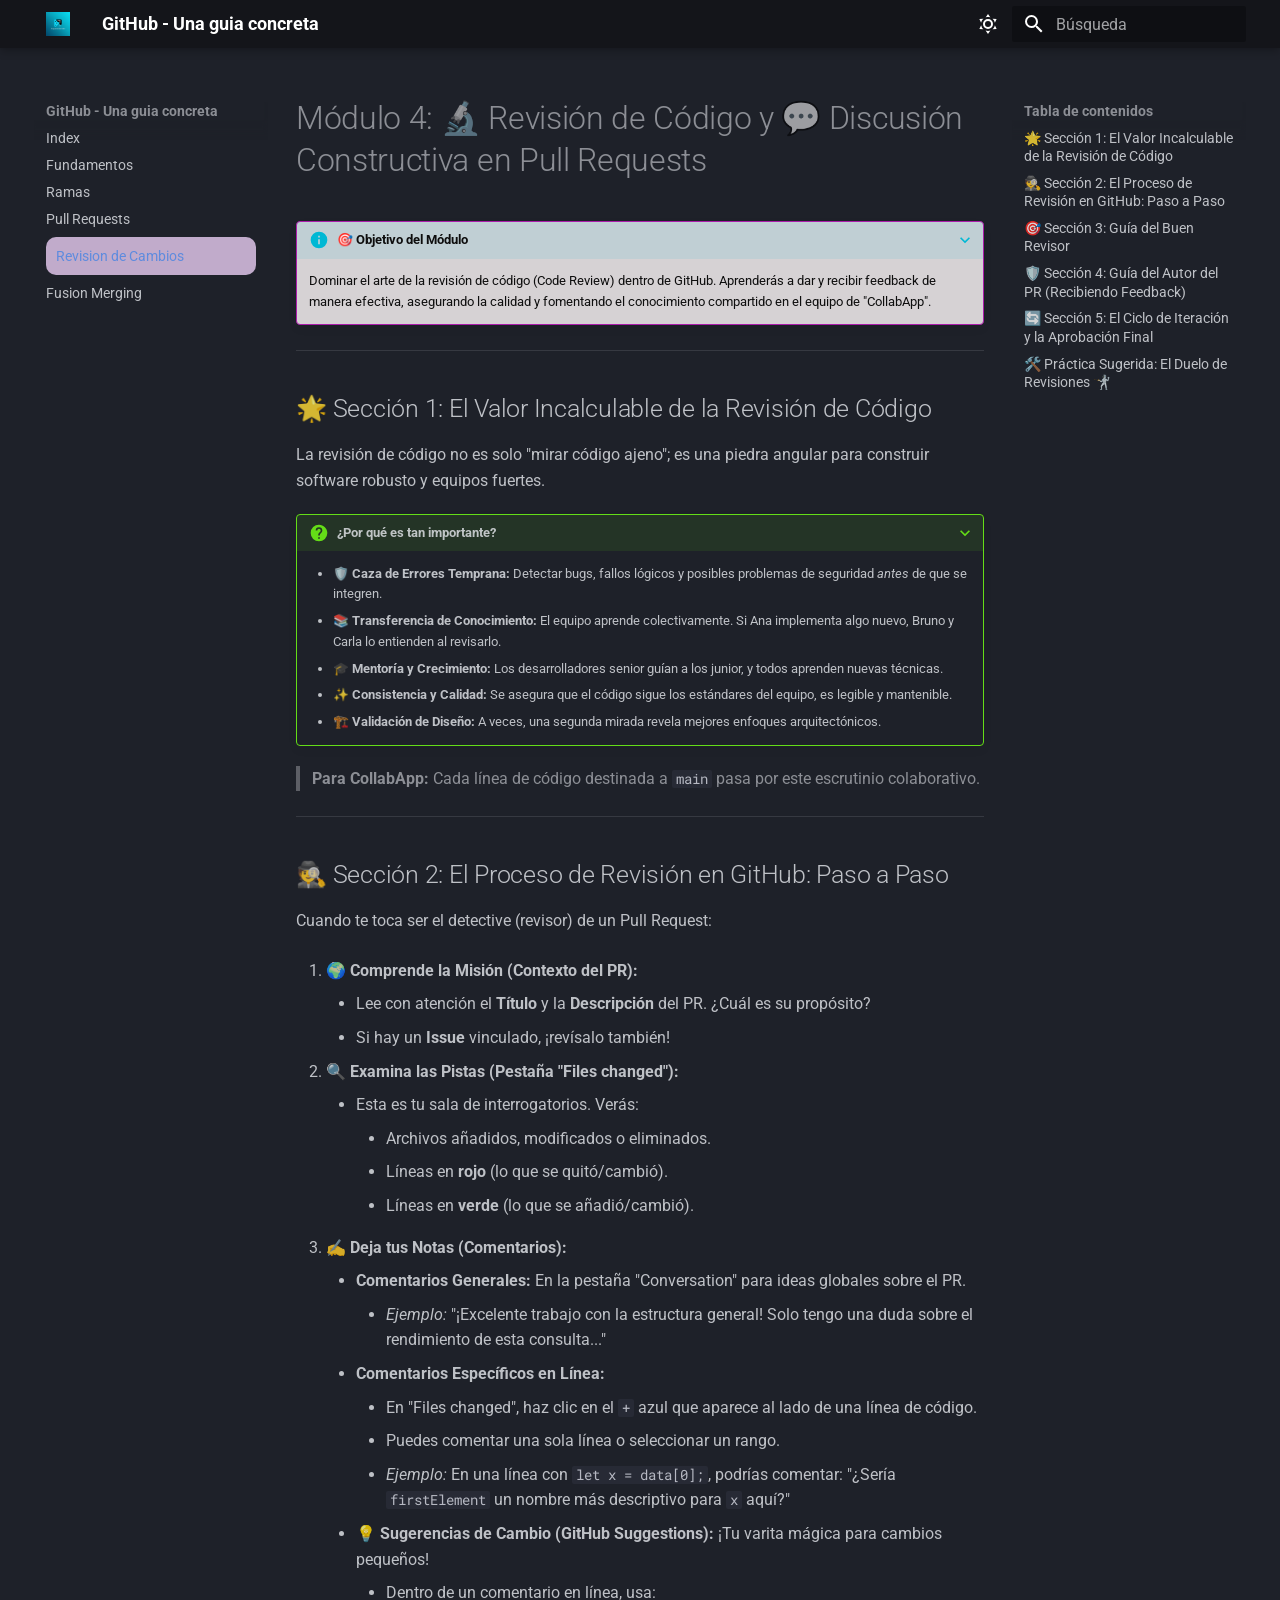
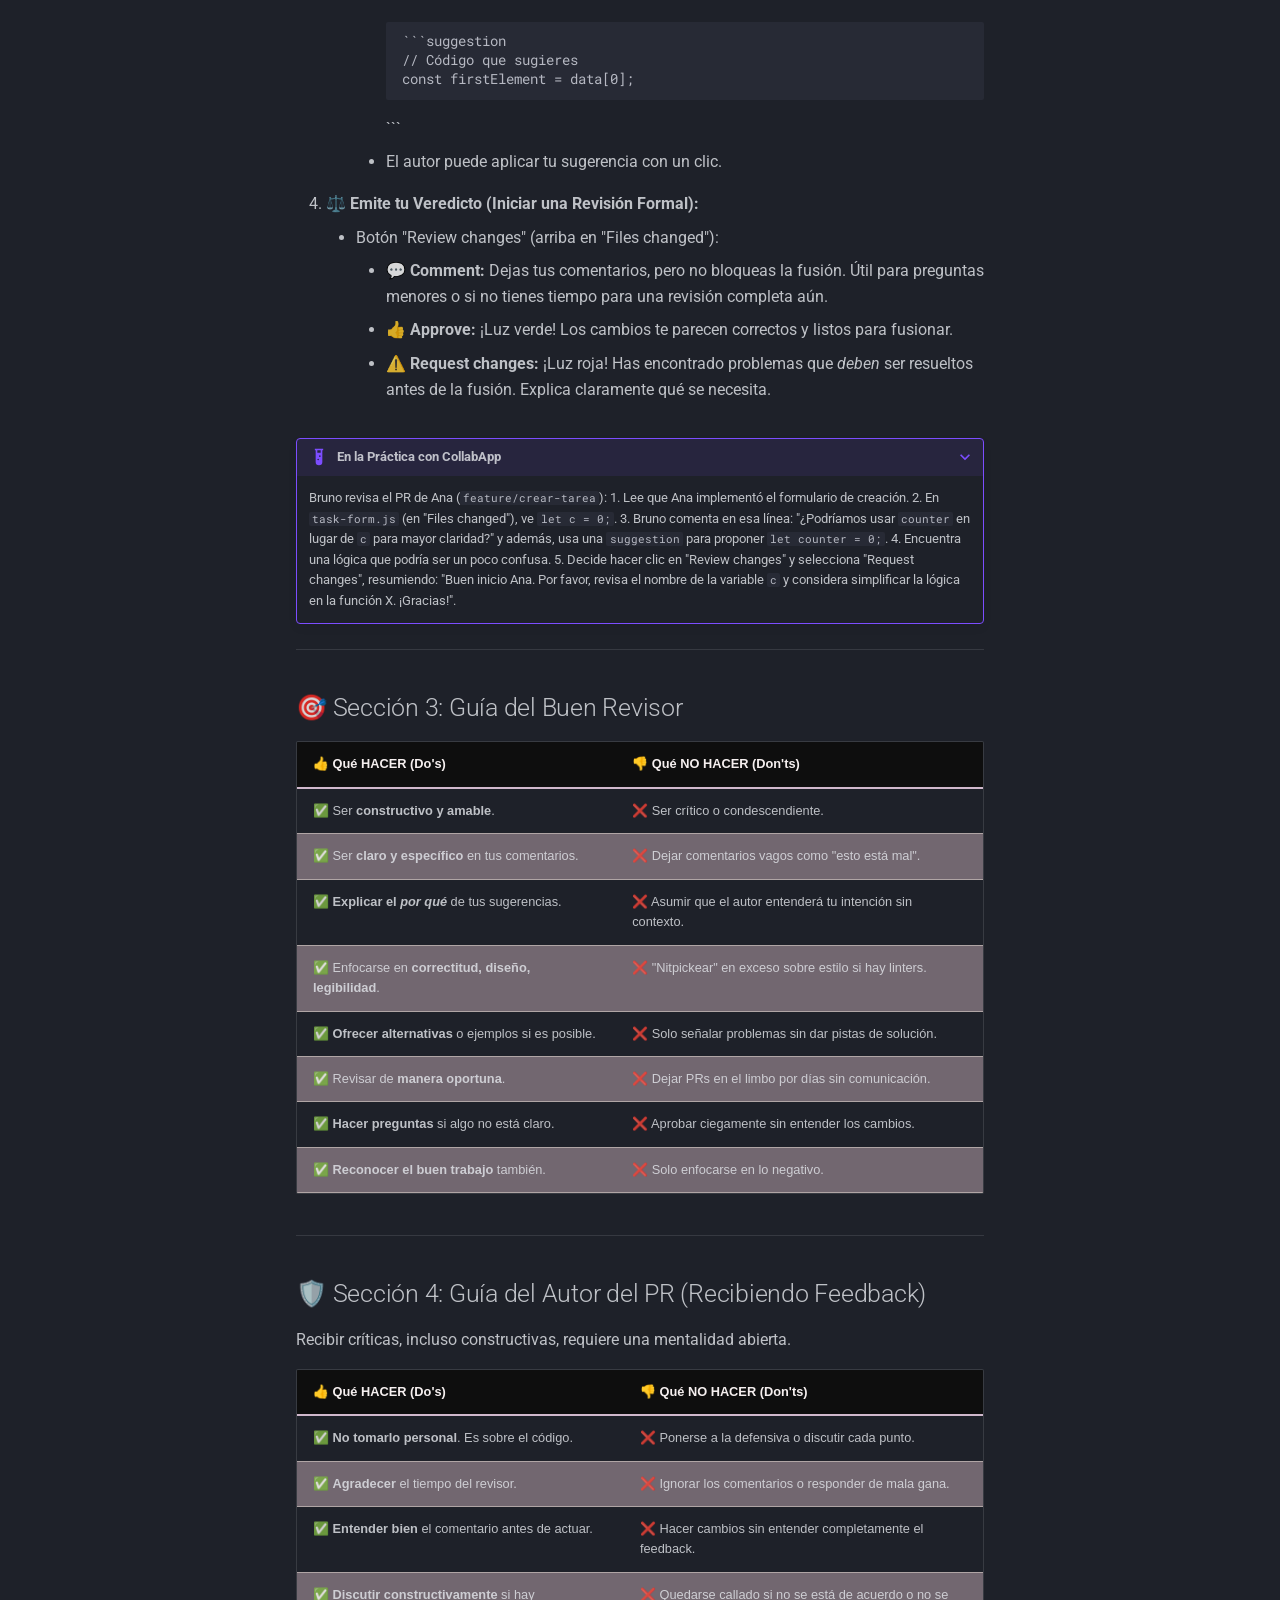
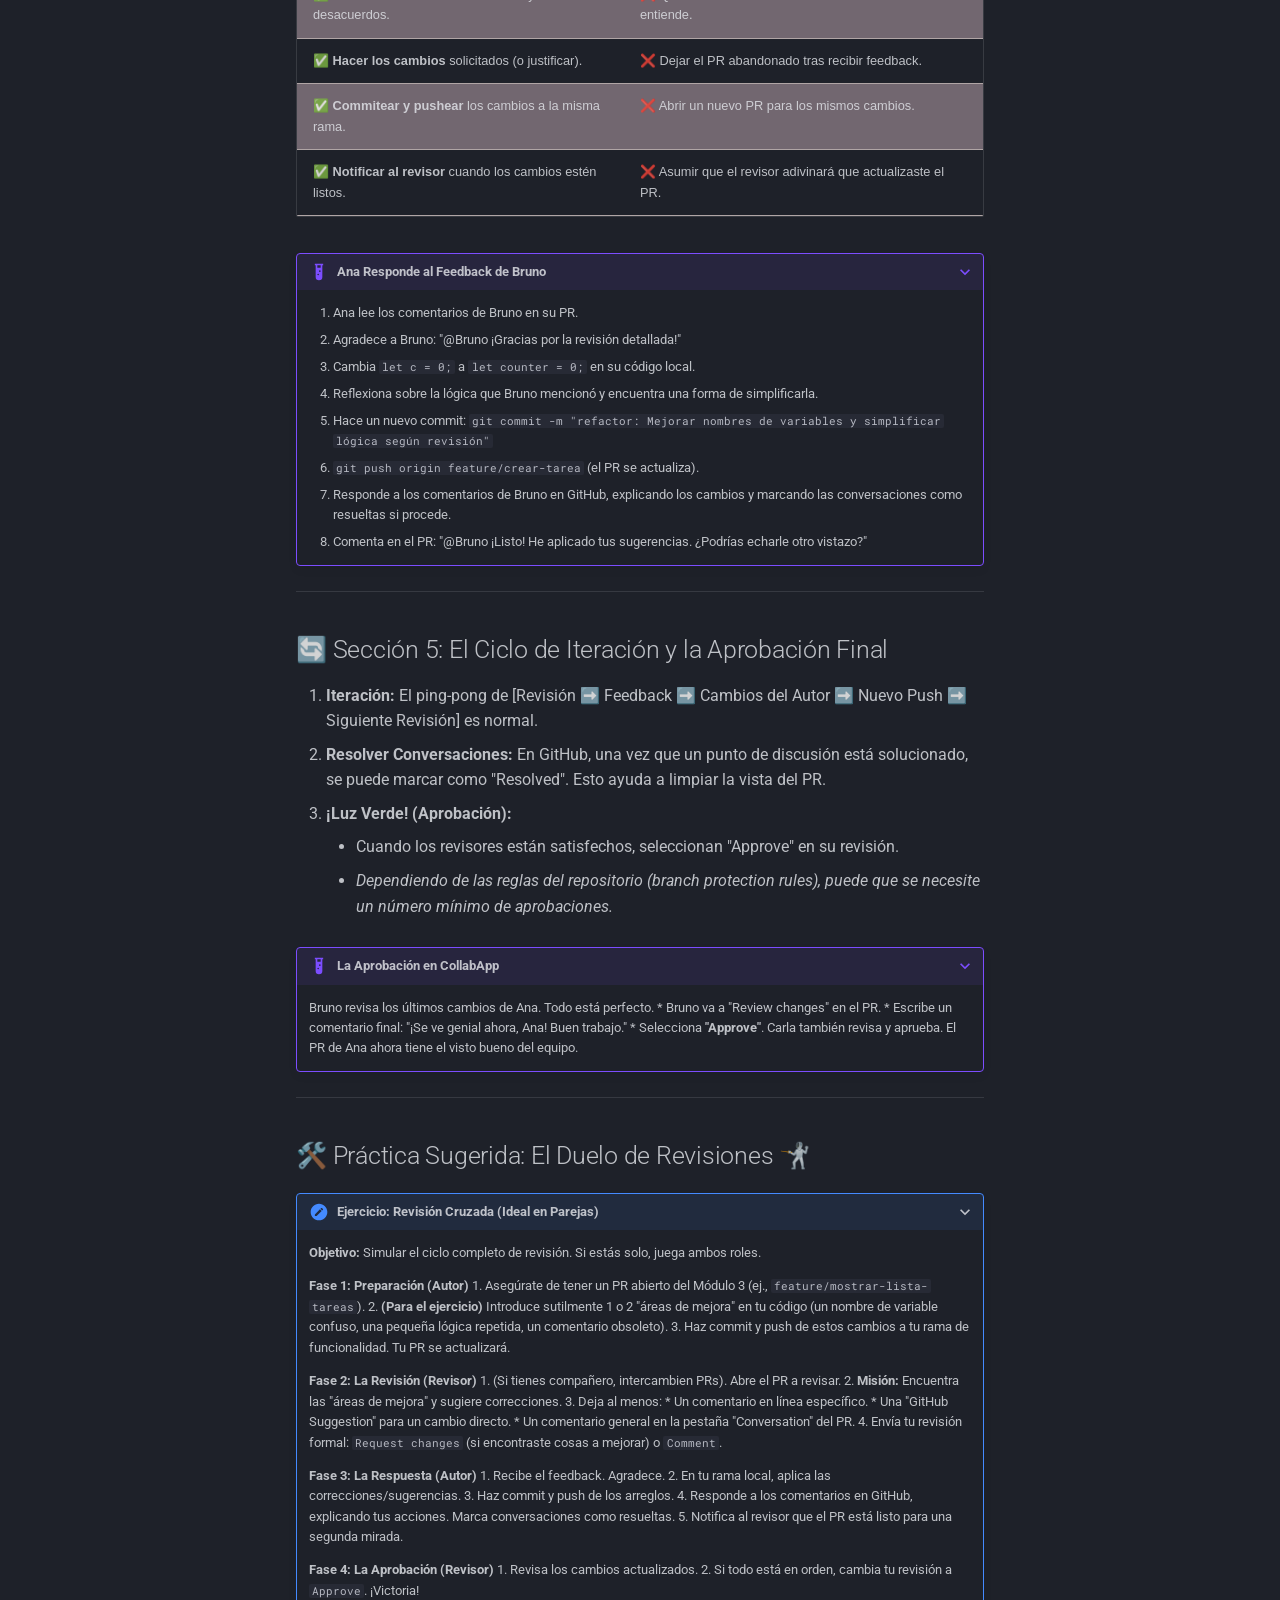
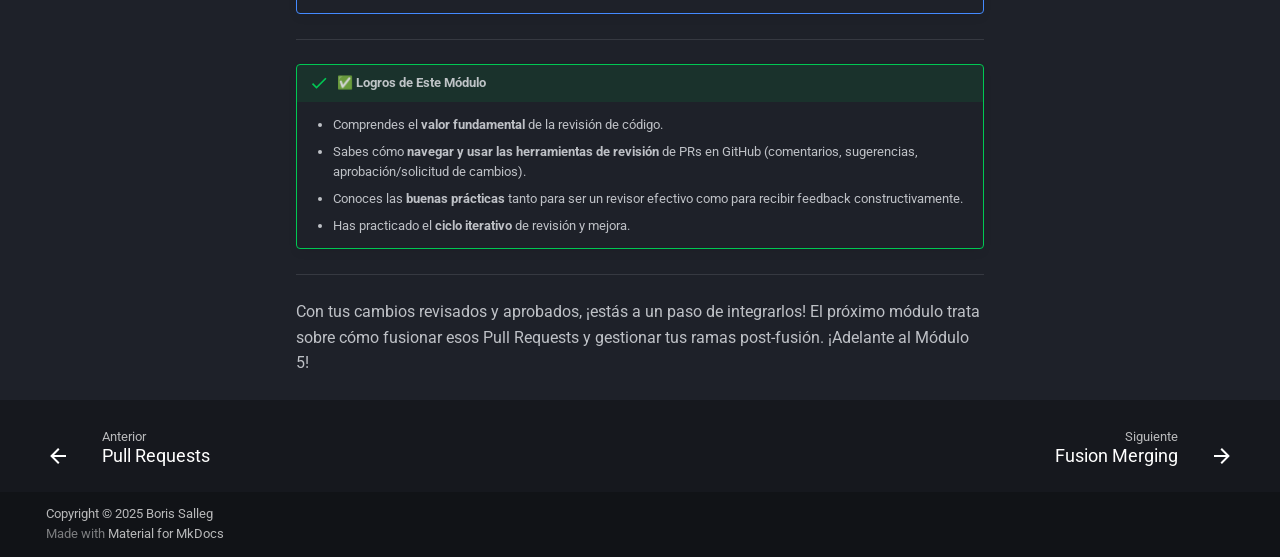
<file: revision/index.html>
<!doctype html>
<html lang="es" class="no-js">
  <head>
    
      <meta charset="utf-8">
      <meta name="viewport" content="width=device-width,initial-scale=1">
      
      
      
      
        <link rel="prev" href="../request/">
      
      
        <link rel="next" href="../mergin/">
      
      
        
      
      
      <link rel="icon" href="../assets/favicon.png">
      <meta name="generator" content="mkdocs-1.6.1, mkdocs-material-9.7.6">
    
    
      
        <title>Revision de Cambios - GitHub - Una guia concreta</title>
      
    
    
      <link rel="stylesheet" href="../assets/stylesheets/main.484c7ddc.min.css">
      
        
        <link rel="stylesheet" href="../assets/stylesheets/palette.ab4e12ef.min.css">
      
      


    
    
      
    
    
      
        
        
        <link rel="preconnect" href="https://fonts.gstatic.com" crossorigin>
        <link rel="stylesheet" href="https://fonts.googleapis.com/css?family=Roboto:300,300i,400,400i,700,700i%7CRoboto+Mono:400,400i,700,700i&display=fallback">
        <style>:root{--md-text-font:"Roboto";--md-code-font:"Roboto Mono"}</style>
      
    
    
      <link rel="stylesheet" href="../assets/stylesheets/styles.css">
    
    <script>__md_scope=new URL("..",location),__md_hash=e=>[...e].reduce(((e,_)=>(e<<5)-e+_.charCodeAt(0)),0),__md_get=(e,_=localStorage,t=__md_scope)=>JSON.parse(_.getItem(t.pathname+"."+e)),__md_set=(e,_,t=localStorage,a=__md_scope)=>{try{t.setItem(a.pathname+"."+e,JSON.stringify(_))}catch(e){}}</script>
    
      

    
    
  </head>
  
  
    
    
      
    
    
    
    
    <body dir="ltr" data-md-color-scheme="slate" data-md-color-primary="black" data-md-color-accent="deep-purple">
  
    
    <input class="md-toggle" data-md-toggle="drawer" type="checkbox" id="__drawer" autocomplete="off">
    <input class="md-toggle" data-md-toggle="search" type="checkbox" id="__search" autocomplete="off">
    <label class="md-overlay" for="__drawer"></label>
    <div data-md-component="skip">
      
        
        <a href="#modulo-4-revision-de-codigo-y-discusion-constructiva-en-pull-requests" class="md-skip">
          Saltar a contenido
        </a>
      
    </div>
    <div data-md-component="announce">
      
    </div>
    
    
      

  

<header class="md-header md-header--shadow" data-md-component="header">
  <nav class="md-header__inner md-grid" aria-label="Cabecera">
    <a href=".." title="GitHub - Una guia concreta" class="md-header__button md-logo" aria-label="GitHub - Una guia concreta" data-md-component="logo">
      
  <img src="../assets/logo.png" alt="logo">

    </a>
    <label class="md-header__button md-icon" for="__drawer">
      
      <svg xmlns="http://www.w3.org/2000/svg" viewBox="0 0 24 24"><path d="M3 6h18v2H3zm0 5h18v2H3zm0 5h18v2H3z"/></svg>
    </label>
    <div class="md-header__title" data-md-component="header-title">
      <div class="md-header__ellipsis">
        <div class="md-header__topic">
          <span class="md-ellipsis">
            GitHub - Una guia concreta
          </span>
        </div>
        <div class="md-header__topic" data-md-component="header-topic">
          <span class="md-ellipsis">
            
              Revision de Cambios
            
          </span>
        </div>
      </div>
    </div>
    
      
        <form class="md-header__option" data-md-component="palette">
  
    
    
    
    <input class="md-option" data-md-color-media="" data-md-color-scheme="slate" data-md-color-primary="black" data-md-color-accent="deep-purple"  aria-label="Dark mode"  type="radio" name="__palette" id="__palette_0">
    
      <label class="md-header__button md-icon" title="Dark mode" for="__palette_1" hidden>
        <svg xmlns="http://www.w3.org/2000/svg" viewBox="0 0 24 24"><path d="M12 7a5 5 0 0 1 5 5 5 5 0 0 1-5 5 5 5 0 0 1-5-5 5 5 0 0 1 5-5m0 2a3 3 0 0 0-3 3 3 3 0 0 0 3 3 3 3 0 0 0 3-3 3 3 0 0 0-3-3m0-7 2.39 3.42C13.65 5.15 12.84 5 12 5s-1.65.15-2.39.42zM3.34 7l4.16-.35A7.2 7.2 0 0 0 5.94 8.5c-.44.74-.69 1.5-.83 2.29zm.02 10 1.76-3.77a7.131 7.131 0 0 0 2.38 4.14zM20.65 7l-1.77 3.79a7.02 7.02 0 0 0-2.38-4.15zm-.01 10-4.14.36c.59-.51 1.12-1.14 1.54-1.86.42-.73.69-1.5.83-2.29zM12 22l-2.41-3.44c.74.27 1.55.44 2.41.44.82 0 1.63-.17 2.37-.44z"/></svg>
      </label>
    
  
    
    
    
    <input class="md-option" data-md-color-media="" data-md-color-scheme="default" data-md-color-primary="purple" data-md-color-accent="orange"  aria-label="Light mode"  type="radio" name="__palette" id="__palette_1">
    
      <label class="md-header__button md-icon" title="Light mode" for="__palette_0" hidden>
        <svg xmlns="http://www.w3.org/2000/svg" viewBox="0 0 24 24"><path d="m17.75 4.09-2.53 1.94.91 3.06-2.63-1.81-2.63 1.81.91-3.06-2.53-1.94L12.44 4l1.06-3 1.06 3zm3.5 6.91-1.64 1.25.59 1.98-1.7-1.17-1.7 1.17.59-1.98L15.75 11l2.06-.05L18.5 9l.69 1.95zm-2.28 4.95c.83-.08 1.72 1.1 1.19 1.85-.32.45-.66.87-1.08 1.27C15.17 23 8.84 23 4.94 19.07c-3.91-3.9-3.91-10.24 0-14.14.4-.4.82-.76 1.27-1.08.75-.53 1.93.36 1.85 1.19-.27 2.86.69 5.83 2.89 8.02a9.96 9.96 0 0 0 8.02 2.89m-1.64 2.02a12.08 12.08 0 0 1-7.8-3.47c-2.17-2.19-3.33-5-3.49-7.82-2.81 3.14-2.7 7.96.31 10.98 3.02 3.01 7.84 3.12 10.98.31"/></svg>
      </label>
    
  
</form>
      
    
    
      <script>var palette=__md_get("__palette");if(palette&&palette.color){if("(prefers-color-scheme)"===palette.color.media){var media=matchMedia("(prefers-color-scheme: light)"),input=document.querySelector(media.matches?"[data-md-color-media='(prefers-color-scheme: light)']":"[data-md-color-media='(prefers-color-scheme: dark)']");palette.color.media=input.getAttribute("data-md-color-media"),palette.color.scheme=input.getAttribute("data-md-color-scheme"),palette.color.primary=input.getAttribute("data-md-color-primary"),palette.color.accent=input.getAttribute("data-md-color-accent")}for(var[key,value]of Object.entries(palette.color))document.body.setAttribute("data-md-color-"+key,value)}</script>
    
    
    
      
      
        <label class="md-header__button md-icon" for="__search">
          
          <svg xmlns="http://www.w3.org/2000/svg" viewBox="0 0 24 24"><path d="M9.5 3A6.5 6.5 0 0 1 16 9.5c0 1.61-.59 3.09-1.56 4.23l.27.27h.79l5 5-1.5 1.5-5-5v-.79l-.27-.27A6.52 6.52 0 0 1 9.5 16 6.5 6.5 0 0 1 3 9.5 6.5 6.5 0 0 1 9.5 3m0 2C7 5 5 7 5 9.5S7 14 9.5 14 14 12 14 9.5 12 5 9.5 5"/></svg>
        </label>
        <div class="md-search" data-md-component="search" role="dialog">
  <label class="md-search__overlay" for="__search"></label>
  <div class="md-search__inner" role="search">
    <form class="md-search__form" name="search">
      <input type="text" class="md-search__input" name="query" aria-label="Búsqueda" placeholder="Búsqueda" autocapitalize="off" autocorrect="off" autocomplete="off" spellcheck="false" data-md-component="search-query" required>
      <label class="md-search__icon md-icon" for="__search">
        
        <svg xmlns="http://www.w3.org/2000/svg" viewBox="0 0 24 24"><path d="M9.5 3A6.5 6.5 0 0 1 16 9.5c0 1.61-.59 3.09-1.56 4.23l.27.27h.79l5 5-1.5 1.5-5-5v-.79l-.27-.27A6.52 6.52 0 0 1 9.5 16 6.5 6.5 0 0 1 3 9.5 6.5 6.5 0 0 1 9.5 3m0 2C7 5 5 7 5 9.5S7 14 9.5 14 14 12 14 9.5 12 5 9.5 5"/></svg>
        
        <svg xmlns="http://www.w3.org/2000/svg" viewBox="0 0 24 24"><path d="M20 11v2H8l5.5 5.5-1.42 1.42L4.16 12l7.92-7.92L13.5 5.5 8 11z"/></svg>
      </label>
      <nav class="md-search__options" aria-label="Buscar">
        
        <button type="reset" class="md-search__icon md-icon" title="Limpiar" aria-label="Limpiar" tabindex="-1">
          
          <svg xmlns="http://www.w3.org/2000/svg" viewBox="0 0 24 24"><path d="M19 6.41 17.59 5 12 10.59 6.41 5 5 6.41 10.59 12 5 17.59 6.41 19 12 13.41 17.59 19 19 17.59 13.41 12z"/></svg>
        </button>
      </nav>
      
    </form>
    <div class="md-search__output">
      <div class="md-search__scrollwrap" tabindex="0" data-md-scrollfix>
        <div class="md-search-result" data-md-component="search-result">
          <div class="md-search-result__meta">
            Inicializando búsqueda
          </div>
          <ol class="md-search-result__list" role="presentation"></ol>
        </div>
      </div>
    </div>
  </div>
</div>
      
    
    
  </nav>
  
</header>
    
    <div class="md-container" data-md-component="container">
      
      
        
          
        
      
      <main class="md-main" data-md-component="main">
        <div class="md-main__inner md-grid">
          
            
              
              <div class="md-sidebar md-sidebar--primary" data-md-component="sidebar" data-md-type="navigation" >
                <div class="md-sidebar__scrollwrap">
                  <div class="md-sidebar__inner">
                    



<nav class="md-nav md-nav--primary" aria-label="Navegación" data-md-level="0">
  <label class="md-nav__title" for="__drawer">
    <a href=".." title="GitHub - Una guia concreta" class="md-nav__button md-logo" aria-label="GitHub - Una guia concreta" data-md-component="logo">
      
  <img src="../assets/logo.png" alt="logo">

    </a>
    GitHub - Una guia concreta
  </label>
  
  <ul class="md-nav__list" data-md-scrollfix>
    
      
      
  
  
  
  
    <li class="md-nav__item">
      <a href=".." class="md-nav__link">
        
  
  
  <span class="md-ellipsis">
    
  
    Index
  

    
  </span>
  
  

      </a>
    </li>
  

    
      
      
  
  
  
  
    <li class="md-nav__item">
      <a href="../fundamentos/" class="md-nav__link">
        
  
  
  <span class="md-ellipsis">
    
  
    Fundamentos
  

    
  </span>
  
  

      </a>
    </li>
  

    
      
      
  
  
  
  
    <li class="md-nav__item">
      <a href="../ramas/" class="md-nav__link">
        
  
  
  <span class="md-ellipsis">
    
  
    Ramas
  

    
  </span>
  
  

      </a>
    </li>
  

    
      
      
  
  
  
  
    <li class="md-nav__item">
      <a href="../request/" class="md-nav__link">
        
  
  
  <span class="md-ellipsis">
    
  
    Pull Requests
  

    
  </span>
  
  

      </a>
    </li>
  

    
      
      
  
  
    
  
  
  
    <li class="md-nav__item md-nav__item--active">
      
      <input class="md-nav__toggle md-toggle" type="checkbox" id="__toc">
      
      
        
      
      
        <label class="md-nav__link md-nav__link--active" for="__toc">
          
  
  
  <span class="md-ellipsis">
    
  
    Revision de Cambios
  

    
  </span>
  
  

          <span class="md-nav__icon md-icon"></span>
        </label>
      
      <a href="./" class="md-nav__link md-nav__link--active">
        
  
  
  <span class="md-ellipsis">
    
  
    Revision de Cambios
  

    
  </span>
  
  

      </a>
      
        

<nav class="md-nav md-nav--secondary" aria-label="Tabla de contenidos">
  
  
  
    
  
  
    <label class="md-nav__title" for="__toc">
      <span class="md-nav__icon md-icon"></span>
      Tabla de contenidos
    </label>
    <ul class="md-nav__list" data-md-component="toc" data-md-scrollfix>
      
        <li class="md-nav__item">
  <a href="#seccion-1-el-valor-incalculable-de-la-revision-de-codigo" class="md-nav__link">
    <span class="md-ellipsis">
      
        🌟 Sección 1: El Valor Incalculable de la Revisión de Código
      
    </span>
  </a>
  
</li>
      
        <li class="md-nav__item">
  <a href="#seccion-2-el-proceso-de-revision-en-github-paso-a-paso" class="md-nav__link">
    <span class="md-ellipsis">
      
        🕵️ Sección 2: El Proceso de Revisión en GitHub: Paso a Paso
      
    </span>
  </a>
  
</li>
      
        <li class="md-nav__item">
  <a href="#seccion-3-guia-del-buen-revisor" class="md-nav__link">
    <span class="md-ellipsis">
      
        🎯 Sección 3: Guía del Buen Revisor
      
    </span>
  </a>
  
</li>
      
        <li class="md-nav__item">
  <a href="#seccion-4-guia-del-autor-del-pr-recibiendo-feedback" class="md-nav__link">
    <span class="md-ellipsis">
      
        🛡️ Sección 4: Guía del Autor del PR (Recibiendo Feedback)
      
    </span>
  </a>
  
</li>
      
        <li class="md-nav__item">
  <a href="#seccion-5-el-ciclo-de-iteracion-y-la-aprobacion-final" class="md-nav__link">
    <span class="md-ellipsis">
      
        🔄 Sección 5: El Ciclo de Iteración y la Aprobación Final
      
    </span>
  </a>
  
</li>
      
        <li class="md-nav__item">
  <a href="#practica-sugerida-el-duelo-de-revisiones" class="md-nav__link">
    <span class="md-ellipsis">
      
        🛠️ Práctica Sugerida: El Duelo de Revisiones 🤺
      
    </span>
  </a>
  
</li>
      
    </ul>
  
</nav>
      
    </li>
  

    
      
      
  
  
  
  
    <li class="md-nav__item">
      <a href="../mergin/" class="md-nav__link">
        
  
  
  <span class="md-ellipsis">
    
  
    Fusion Merging
  

    
  </span>
  
  

      </a>
    </li>
  

    
  </ul>
</nav>
                  </div>
                </div>
              </div>
            
            
              
              <div class="md-sidebar md-sidebar--secondary" data-md-component="sidebar" data-md-type="toc" >
                <div class="md-sidebar__scrollwrap">
                  <div class="md-sidebar__inner">
                    

<nav class="md-nav md-nav--secondary" aria-label="Tabla de contenidos">
  
  
  
    
  
  
    <label class="md-nav__title" for="__toc">
      <span class="md-nav__icon md-icon"></span>
      Tabla de contenidos
    </label>
    <ul class="md-nav__list" data-md-component="toc" data-md-scrollfix>
      
        <li class="md-nav__item">
  <a href="#seccion-1-el-valor-incalculable-de-la-revision-de-codigo" class="md-nav__link">
    <span class="md-ellipsis">
      
        🌟 Sección 1: El Valor Incalculable de la Revisión de Código
      
    </span>
  </a>
  
</li>
      
        <li class="md-nav__item">
  <a href="#seccion-2-el-proceso-de-revision-en-github-paso-a-paso" class="md-nav__link">
    <span class="md-ellipsis">
      
        🕵️ Sección 2: El Proceso de Revisión en GitHub: Paso a Paso
      
    </span>
  </a>
  
</li>
      
        <li class="md-nav__item">
  <a href="#seccion-3-guia-del-buen-revisor" class="md-nav__link">
    <span class="md-ellipsis">
      
        🎯 Sección 3: Guía del Buen Revisor
      
    </span>
  </a>
  
</li>
      
        <li class="md-nav__item">
  <a href="#seccion-4-guia-del-autor-del-pr-recibiendo-feedback" class="md-nav__link">
    <span class="md-ellipsis">
      
        🛡️ Sección 4: Guía del Autor del PR (Recibiendo Feedback)
      
    </span>
  </a>
  
</li>
      
        <li class="md-nav__item">
  <a href="#seccion-5-el-ciclo-de-iteracion-y-la-aprobacion-final" class="md-nav__link">
    <span class="md-ellipsis">
      
        🔄 Sección 5: El Ciclo de Iteración y la Aprobación Final
      
    </span>
  </a>
  
</li>
      
        <li class="md-nav__item">
  <a href="#practica-sugerida-el-duelo-de-revisiones" class="md-nav__link">
    <span class="md-ellipsis">
      
        🛠️ Práctica Sugerida: El Duelo de Revisiones 🤺
      
    </span>
  </a>
  
</li>
      
    </ul>
  
</nav>
                  </div>
                </div>
              </div>
            
          
          
            <div class="md-content" data-md-component="content">
              
              <article class="md-content__inner md-typeset">
                
                  



<h1 id="modulo-4-revision-de-codigo-y-discusion-constructiva-en-pull-requests">Módulo 4: 🔬 Revisión de Código y 💬 Discusión Constructiva en Pull Requests</h1>
<details class="info" open="open">
<summary>🎯 Objetivo del Módulo</summary>
<p>Dominar el arte de la revisión de código (Code Review) dentro de GitHub. Aprenderás a dar y recibir feedback de manera efectiva, asegurando la calidad y fomentando el conocimiento compartido en el equipo de "CollabApp".</p>
</details>
<hr />
<h2 id="seccion-1-el-valor-incalculable-de-la-revision-de-codigo">🌟 Sección 1: El Valor Incalculable de la Revisión de Código</h2>
<p>La revisión de código no es solo "mirar código ajeno"; es una piedra angular para construir software robusto y equipos fuertes.</p>
<details class="question" open="open">
<summary>¿Por qué es tan importante?</summary>
<ul>
<li>🛡️ <strong>Caza de Errores Temprana:</strong> Detectar bugs, fallos lógicos y posibles problemas de seguridad <em>antes</em> de que se integren.</li>
<li>📚 <strong>Transferencia de Conocimiento:</strong> El equipo aprende colectivamente. Si Ana implementa algo nuevo, Bruno y Carla lo entienden al revisarlo.</li>
<li>🎓 <strong>Mentoría y Crecimiento:</strong> Los desarrolladores senior guían a los junior, y todos aprenden nuevas técnicas.</li>
<li>✨ <strong>Consistencia y Calidad:</strong> Se asegura que el código sigue los estándares del equipo, es legible y mantenible.</li>
<li>🏗️ <strong>Validación de Diseño:</strong> A veces, una segunda mirada revela mejores enfoques arquitectónicos.</li>
</ul>
</details>
<blockquote>
<p><strong>Para CollabApp:</strong> Cada línea de código destinada a <code>main</code> pasa por este escrutinio colaborativo.</p>
</blockquote>
<hr />
<h2 id="seccion-2-el-proceso-de-revision-en-github-paso-a-paso">🕵️ Sección 2: El Proceso de Revisión en GitHub: Paso a Paso</h2>
<p>Cuando te toca ser el detective (revisor) de un Pull Request:</p>
<ol>
<li>
<p><strong>🌍 Comprende la Misión (Contexto del PR):</strong></p>
<ul>
<li>Lee con atención el <strong>Título</strong> y la <strong>Descripción</strong> del PR. ¿Cuál es su propósito?</li>
<li>Si hay un <strong>Issue</strong> vinculado, ¡revísalo también!</li>
</ul>
</li>
<li>
<p><strong>🔍 Examina las Pistas (Pestaña "Files changed"):</strong></p>
<ul>
<li>Esta es tu sala de interrogatorios. Verás:<ul>
<li>Archivos añadidos, modificados o eliminados.</li>
<li>Líneas en <strong>rojo</strong> (lo que se quitó/cambió).</li>
<li>Líneas en <strong>verde</strong> (lo que se añadió/cambió).</li>
</ul>
</li>
</ul>
</li>
<li>
<p><strong>✍️ Deja tus Notas (Comentarios):</strong></p>
<ul>
<li><strong>Comentarios Generales:</strong> En la pestaña "Conversation" para ideas globales sobre el PR.<ul>
<li><em>Ejemplo:</em> "¡Excelente trabajo con la estructura general! Solo tengo una duda sobre el rendimiento de esta consulta..."</li>
</ul>
</li>
<li><strong>Comentarios Específicos en Línea:</strong><ul>
<li>En "Files changed", haz clic en el <code>+</code> azul que aparece al lado de una línea de código.</li>
<li>Puedes comentar una sola línea o seleccionar un rango.</li>
<li><em>Ejemplo:</em> En una línea con <code>let x = data[0];</code>, podrías comentar: "¿Sería <code>firstElement</code> un nombre más descriptivo para <code>x</code> aquí?"</li>
</ul>
</li>
<li>💡 <strong>Sugerencias de Cambio (GitHub Suggestions):</strong> ¡Tu varita mágica para cambios pequeños!<ul>
<li>Dentro de un comentario en línea, usa:
    <div class="language-markdown highlight"><pre><span></span><code><span id="__span-0-1"><a id="__codelineno-0-1" name="__codelineno-0-1" href="#__codelineno-0-1"></a>```suggestion
</span><span id="__span-0-2"><a id="__codelineno-0-2" name="__codelineno-0-2" href="#__codelineno-0-2"></a>// Código que sugieres
</span><span id="__span-0-3"><a id="__codelineno-0-3" name="__codelineno-0-3" href="#__codelineno-0-3"></a>const firstElement = data[0];
</span></code></pre></div>
    ```</li>
<li>El autor puede aplicar tu sugerencia con un clic.</li>
</ul>
</li>
</ul>
</li>
<li>
<p><strong>⚖️ Emite tu Veredicto (Iniciar una Revisión Formal):</strong></p>
<ul>
<li>Botón "Review changes" (arriba en "Files changed"):<ul>
<li>💬 <strong>Comment:</strong> Dejas tus comentarios, pero no bloqueas la fusión. Útil para preguntas menores o si no tienes tiempo para una revisión completa aún.</li>
<li>👍 <strong>Approve:</strong> ¡Luz verde! Los cambios te parecen correctos y listos para fusionar.</li>
<li>⚠️ <strong>Request changes:</strong> ¡Luz roja! Has encontrado problemas que <em>deben</em> ser resueltos antes de la fusión. Explica claramente qué se necesita.</li>
</ul>
</li>
</ul>
</li>
</ol>
<details class="example" open="open">
<summary>En la Práctica con CollabApp</summary>
<p>Bruno revisa el PR de Ana (<code>feature/crear-tarea</code>):
1.  Lee que Ana implementó el formulario de creación.
2.  En <code>task-form.js</code> (en "Files changed"), ve <code>let c = 0;</code>.
3.  Bruno comenta en esa línea: "¿Podríamos usar <code>counter</code> en lugar de <code>c</code> para mayor claridad?" y además, usa una <code>suggestion</code> para proponer <code>let counter = 0;</code>.
4.  Encuentra una lógica que podría ser un poco confusa.
5.  Decide hacer clic en "Review changes" y selecciona "Request changes", resumiendo: "Buen inicio Ana. Por favor, revisa el nombre de la variable <code>c</code> y considera simplificar la lógica en la función X. ¡Gracias!".</p>
</details>
<hr />
<h2 id="seccion-3-guia-del-buen-revisor">🎯 Sección 3: Guía del Buen Revisor</h2>
<table>
<thead>
<tr>
<th style="text-align: left;">👍 Qué HACER (Do's)</th>
<th style="text-align: left;">👎 Qué NO HACER (Don'ts)</th>
</tr>
</thead>
<tbody>
<tr>
<td style="text-align: left;">✅ Ser <strong>constructivo y amable</strong>.</td>
<td style="text-align: left;">❌ Ser crítico o condescendiente.</td>
</tr>
<tr>
<td style="text-align: left;">✅ Ser <strong>claro y específico</strong> en tus comentarios.</td>
<td style="text-align: left;">❌ Dejar comentarios vagos como "esto está mal".</td>
</tr>
<tr>
<td style="text-align: left;">✅ <strong>Explicar el <em>por qué</em></strong> de tus sugerencias.</td>
<td style="text-align: left;">❌ Asumir que el autor entenderá tu intención sin contexto.</td>
</tr>
<tr>
<td style="text-align: left;">✅ Enfocarse en <strong>correctitud, diseño, legibilidad</strong>.</td>
<td style="text-align: left;">❌ "Nitpickear" en exceso sobre estilo si hay linters.</td>
</tr>
<tr>
<td style="text-align: left;">✅ <strong>Ofrecer alternativas</strong> o ejemplos si es posible.</td>
<td style="text-align: left;">❌ Solo señalar problemas sin dar pistas de solución.</td>
</tr>
<tr>
<td style="text-align: left;">✅ Revisar de <strong>manera oportuna</strong>.</td>
<td style="text-align: left;">❌ Dejar PRs en el limbo por días sin comunicación.</td>
</tr>
<tr>
<td style="text-align: left;">✅ <strong>Hacer preguntas</strong> si algo no está claro.</td>
<td style="text-align: left;">❌ Aprobar ciegamente sin entender los cambios.</td>
</tr>
<tr>
<td style="text-align: left;">✅ <strong>Reconocer el buen trabajo</strong> también.</td>
<td style="text-align: left;">❌ Solo enfocarse en lo negativo.</td>
</tr>
</tbody>
</table>
<hr />
<h2 id="seccion-4-guia-del-autor-del-pr-recibiendo-feedback">🛡️ Sección 4: Guía del Autor del PR (Recibiendo Feedback)</h2>
<p>Recibir críticas, incluso constructivas, requiere una mentalidad abierta.</p>
<table>
<thead>
<tr>
<th style="text-align: left;">👍 Qué HACER (Do's)</th>
<th style="text-align: left;">👎 Qué NO HACER (Don'ts)</th>
</tr>
</thead>
<tbody>
<tr>
<td style="text-align: left;">✅ <strong>No tomarlo personal</strong>. Es sobre el código.</td>
<td style="text-align: left;">❌ Ponerse a la defensiva o discutir cada punto.</td>
</tr>
<tr>
<td style="text-align: left;">✅ <strong>Agradecer</strong> el tiempo del revisor.</td>
<td style="text-align: left;">❌ Ignorar los comentarios o responder de mala gana.</td>
</tr>
<tr>
<td style="text-align: left;">✅ <strong>Entender bien</strong> el comentario antes de actuar.</td>
<td style="text-align: left;">❌ Hacer cambios sin entender completamente el feedback.</td>
</tr>
<tr>
<td style="text-align: left;">✅ <strong>Discutir constructivamente</strong> si hay desacuerdos.</td>
<td style="text-align: left;">❌ Quedarse callado si no se está de acuerdo o no se entiende.</td>
</tr>
<tr>
<td style="text-align: left;">✅ <strong>Hacer los cambios</strong> solicitados (o justificar).</td>
<td style="text-align: left;">❌ Dejar el PR abandonado tras recibir feedback.</td>
</tr>
<tr>
<td style="text-align: left;">✅ <strong>Commitear y pushear</strong> los cambios a la misma rama.</td>
<td style="text-align: left;">❌ Abrir un nuevo PR para los mismos cambios.</td>
</tr>
<tr>
<td style="text-align: left;">✅ <strong>Notificar al revisor</strong> cuando los cambios estén listos.</td>
<td style="text-align: left;">❌ Asumir que el revisor adivinará que actualizaste el PR.</td>
</tr>
</tbody>
</table>
<details class="example" open="open">
<summary>Ana Responde al Feedback de Bruno</summary>
<ol>
<li>Ana lee los comentarios de Bruno en su PR.</li>
<li>Agradece a Bruno: "@Bruno ¡Gracias por la revisión detallada!"</li>
<li>Cambia <code>let c = 0;</code> a <code>let counter = 0;</code> en su código local.</li>
<li>Reflexiona sobre la lógica que Bruno mencionó y encuentra una forma de simplificarla.</li>
<li>Hace un nuevo commit: <code>git commit -m "refactor: Mejorar nombres de variables y simplificar lógica según revisión"</code></li>
<li><code>git push origin feature/crear-tarea</code> (el PR se actualiza).</li>
<li>Responde a los comentarios de Bruno en GitHub, explicando los cambios y marcando las conversaciones como resueltas si procede.</li>
<li>Comenta en el PR: "@Bruno ¡Listo! He aplicado tus sugerencias. ¿Podrías echarle otro vistazo?"</li>
</ol>
</details>
<hr />
<h2 id="seccion-5-el-ciclo-de-iteracion-y-la-aprobacion-final">🔄 Sección 5: El Ciclo de Iteración y la Aprobación Final</h2>
<ol>
<li><strong>Iteración:</strong> El ping-pong de [Revisión ➡️ Feedback ➡️ Cambios del Autor ➡️ Nuevo Push ➡️ Siguiente Revisión] es normal.</li>
<li><strong>Resolver Conversaciones:</strong> En GitHub, una vez que un punto de discusión está solucionado, se puede marcar como "Resolved". Esto ayuda a limpiar la vista del PR.</li>
<li><strong>¡Luz Verde! (Aprobación):</strong><ul>
<li>Cuando los revisores están satisfechos, seleccionan "Approve" en su revisión.</li>
<li><em>Dependiendo de las reglas del repositorio (branch protection rules), puede que se necesite un número mínimo de aprobaciones.</em></li>
</ul>
</li>
</ol>
<details class="example" open="open">
<summary>La Aprobación en CollabApp</summary>
<p>Bruno revisa los últimos cambios de Ana. Todo está perfecto.
*   Bruno va a "Review changes" en el PR.
*   Escribe un comentario final: "¡Se ve genial ahora, Ana! Buen trabajo."
*   Selecciona <strong>"Approve"</strong>.
Carla también revisa y aprueba. El PR de Ana ahora tiene el visto bueno del equipo.</p>
</details>
<hr />
<h2 id="practica-sugerida-el-duelo-de-revisiones">🛠️ Práctica Sugerida: El Duelo de Revisiones 🤺</h2>
<details class="exercise" open="open">
<summary>Ejercicio: Revisión Cruzada (Ideal en Parejas)</summary>
<p><strong>Objetivo:</strong> Simular el ciclo completo de revisión. Si estás solo, juega ambos roles.</p>
<p><strong>Fase 1: Preparación (Autor)</strong>
1.  Asegúrate de tener un PR abierto del Módulo 3 (ej., <code>feature/mostrar-lista-tareas</code>).
2.  <strong>(Para el ejercicio)</strong> Introduce sutilmente 1 o 2 "áreas de mejora" en tu código (un nombre de variable confuso, una pequeña lógica repetida, un comentario obsoleto).
3.  Haz commit y push de estos cambios a tu rama de funcionalidad. Tu PR se actualizará.</p>
<p><strong>Fase 2: La Revisión (Revisor)</strong>
1.  (Si tienes compañero, intercambien PRs). Abre el PR a revisar.
2.  <strong>Misión:</strong> Encuentra las "áreas de mejora" y sugiere correcciones.
3.  Deja al menos:
    *   Un comentario en línea específico.
    *   Una "GitHub Suggestion" para un cambio directo.
    *   Un comentario general en la pestaña "Conversation" del PR.
4.  Envía tu revisión formal: <code>Request changes</code> (si encontraste cosas a mejorar) o <code>Comment</code>.</p>
<p><strong>Fase 3: La Respuesta (Autor)</strong>
1.  Recibe el feedback. Agradece.
2.  En tu rama local, aplica las correcciones/sugerencias.
3.  Haz commit y push de los arreglos.
4.  Responde a los comentarios en GitHub, explicando tus acciones. Marca conversaciones como resueltas.
5.  Notifica al revisor que el PR está listo para una segunda mirada.</p>
<p><strong>Fase 4: La Aprobación (Revisor)</strong>
1.  Revisa los cambios actualizados.
2.  Si todo está en orden, cambia tu revisión a <code>Approve</code>. ¡Victoria!</p>
</details>
<hr />
<div class="admonition success">
<p class="admonition-title">✅ Logros de Este Módulo</p>
<ul>
<li>Comprendes el <strong>valor fundamental</strong> de la revisión de código.</li>
<li>Sabes cómo <strong>navegar y usar las herramientas de revisión</strong> de PRs en GitHub (comentarios, sugerencias, aprobación/solicitud de cambios).</li>
<li>Conoces las <strong>buenas prácticas</strong> tanto para ser un revisor efectivo como para recibir feedback constructivamente.</li>
<li>Has practicado el <strong>ciclo iterativo</strong> de revisión y mejora.</li>
</ul>
</div>
<hr />
<p>Con tus cambios revisados y aprobados, ¡estás a un paso de integrarlos! El próximo módulo trata sobre cómo fusionar esos Pull Requests y gestionar tus ramas post-fusión. ¡Adelante al Módulo 5!</p>












                
              </article>
            </div>
          
          
  <script>var tabs=__md_get("__tabs");if(Array.isArray(tabs))e:for(var set of document.querySelectorAll(".tabbed-set")){var labels=set.querySelector(".tabbed-labels");for(var tab of tabs)for(var label of labels.getElementsByTagName("label"))if(label.innerText.trim()===tab){var input=document.getElementById(label.htmlFor);input.checked=!0;continue e}}</script>

<script>var target=document.getElementById(location.hash.slice(1));target&&target.name&&(target.checked=target.name.startsWith("__tabbed_"))</script>
        </div>
        
      </main>
      
        <footer class="md-footer">
  
    
      
      <nav class="md-footer__inner md-grid" aria-label="Pie" >
        
          
          <a href="../request/" class="md-footer__link md-footer__link--prev" aria-label="Anterior: Pull Requests">
            <div class="md-footer__button md-icon">
              
              <svg xmlns="http://www.w3.org/2000/svg" viewBox="0 0 24 24"><path d="M20 11v2H8l5.5 5.5-1.42 1.42L4.16 12l7.92-7.92L13.5 5.5 8 11z"/></svg>
            </div>
            <div class="md-footer__title">
              <span class="md-footer__direction">
                Anterior
              </span>
              <div class="md-ellipsis">
                Pull Requests
              </div>
            </div>
          </a>
        
        
          
          <a href="../mergin/" class="md-footer__link md-footer__link--next" aria-label="Siguiente: Fusion Merging">
            <div class="md-footer__title">
              <span class="md-footer__direction">
                Siguiente
              </span>
              <div class="md-ellipsis">
                Fusion Merging
              </div>
            </div>
            <div class="md-footer__button md-icon">
              
              <svg xmlns="http://www.w3.org/2000/svg" viewBox="0 0 24 24"><path d="M4 11v2h12l-5.5 5.5 1.42 1.42L19.84 12l-7.92-7.92L10.5 5.5 16 11z"/></svg>
            </div>
          </a>
        
      </nav>
    
  
  <div class="md-footer-meta md-typeset">
    <div class="md-footer-meta__inner md-grid">
      <div class="md-copyright">
  
    <div class="md-copyright__highlight">
      Copyright &copy; 2025 Boris Salleg
    </div>
  
  
    Made with
    <a href="https://squidfunk.github.io/mkdocs-material/" target="_blank" rel="noopener">
      Material for MkDocs
    </a>
  
</div>
      
    </div>
  </div>
</footer>
      
    </div>
    <div class="md-dialog" data-md-component="dialog">
      <div class="md-dialog__inner md-typeset"></div>
    </div>
    
    
    
      
      
      <script id="__config" type="application/json">{"annotate": null, "base": "..", "features": ["navigation.footer", "navigation.sections", "content.tabs.link", "content.code.annotate", "content.tooltips"], "search": "../assets/javascripts/workers/search.2c215733.min.js", "tags": null, "translations": {"clipboard.copied": "Copiado al portapapeles", "clipboard.copy": "Copiar al portapapeles", "search.result.more.one": "1 m\u00e1s en esta p\u00e1gina", "search.result.more.other": "# m\u00e1s en esta p\u00e1gina", "search.result.none": "No se encontraron documentos", "search.result.one": "1 documento encontrado", "search.result.other": "# documentos encontrados", "search.result.placeholder": "Teclee para comenzar b\u00fasqueda", "search.result.term.missing": "Falta", "select.version": "Seleccionar versi\u00f3n"}, "version": null}</script>
    
    
      <script src="../assets/javascripts/bundle.79ae519e.min.js"></script>
      
    
  </body>
</html>
</file>
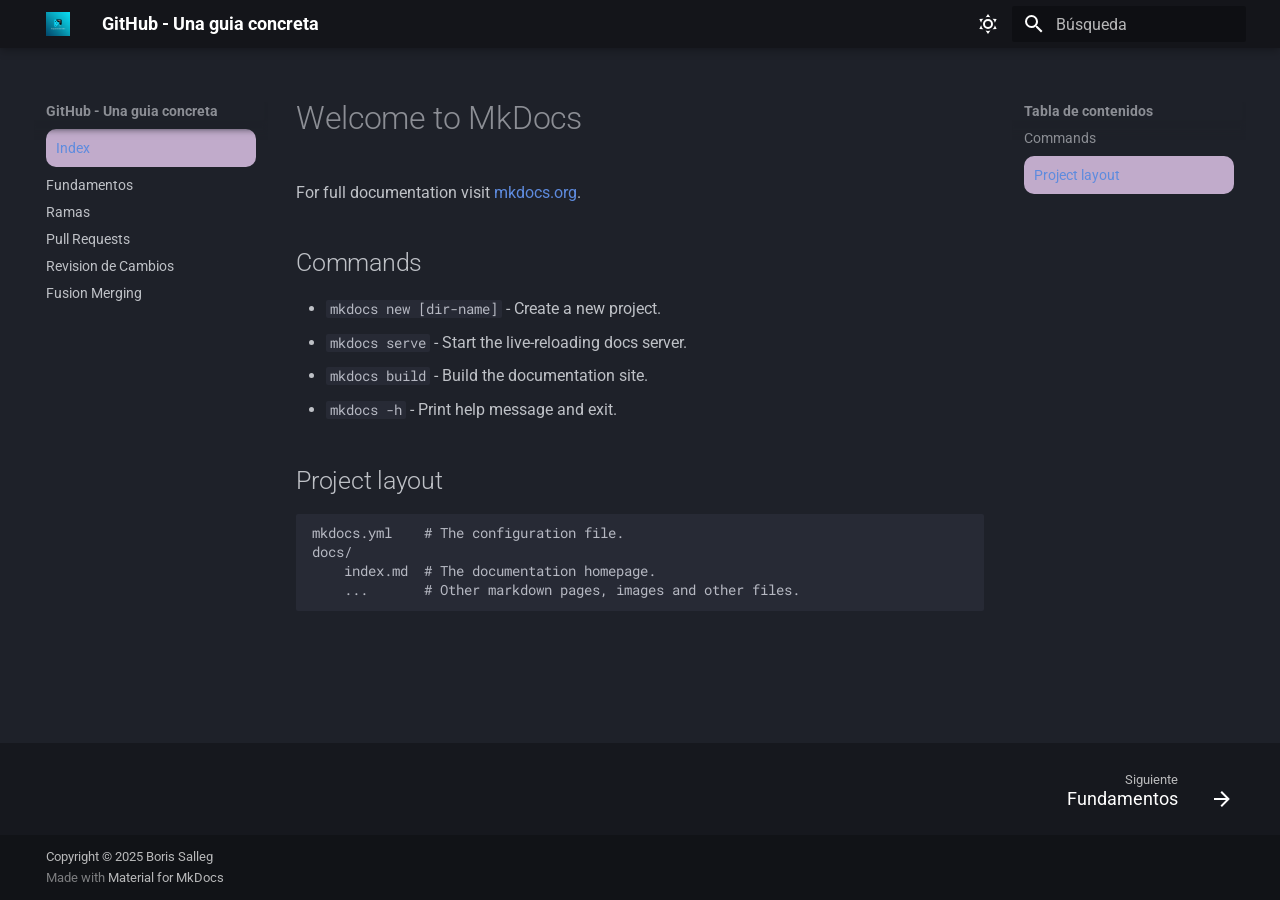
<file: site/index.html>
<!doctype html>
<html lang="es" class="no-js">
  <head>
    
      <meta charset="utf-8">
      <meta name="viewport" content="width=device-width,initial-scale=1">
      
      
      
      
      
        <link rel="next" href="fundamentos/">
      
      
      <link rel="icon" href="assets/favicon.png">
      <meta name="generator" content="mkdocs-1.6.1, mkdocs-material-9.6.14">
    
    
      
        <title>GitHub - Una guia concreta</title>
      
    
    
      <link rel="stylesheet" href="assets/stylesheets/main.342714a4.min.css">
      
        
        <link rel="stylesheet" href="assets/stylesheets/palette.06af60db.min.css">
      
      


    
    
      
    
    
      
        
        
        <link rel="preconnect" href="https://fonts.gstatic.com" crossorigin>
        <link rel="stylesheet" href="https://fonts.googleapis.com/css?family=Roboto:300,300i,400,400i,700,700i%7CRoboto+Mono:400,400i,700,700i&display=fallback">
        <style>:root{--md-text-font:"Roboto";--md-code-font:"Roboto Mono"}</style>
      
    
    
      <link rel="stylesheet" href="assets/stylesheets/styles.css">
    
    <script>__md_scope=new URL(".",location),__md_hash=e=>[...e].reduce(((e,_)=>(e<<5)-e+_.charCodeAt(0)),0),__md_get=(e,_=localStorage,t=__md_scope)=>JSON.parse(_.getItem(t.pathname+"."+e)),__md_set=(e,_,t=localStorage,a=__md_scope)=>{try{t.setItem(a.pathname+"."+e,JSON.stringify(_))}catch(e){}}</script>
    
      

    
    
    
  </head>
  
  
    
    
      
    
    
    
    
    <body dir="ltr" data-md-color-scheme="slate" data-md-color-primary="black" data-md-color-accent="deep-purple">
  
    
    <input class="md-toggle" data-md-toggle="drawer" type="checkbox" id="__drawer" autocomplete="off">
    <input class="md-toggle" data-md-toggle="search" type="checkbox" id="__search" autocomplete="off">
    <label class="md-overlay" for="__drawer"></label>
    <div data-md-component="skip">
      
        
        <a href="#welcome-to-mkdocs" class="md-skip">
          Saltar a contenido
        </a>
      
    </div>
    <div data-md-component="announce">
      
    </div>
    
    
      

  

<header class="md-header md-header--shadow" data-md-component="header">
  <nav class="md-header__inner md-grid" aria-label="Cabecera">
    <a href="." title="GitHub - Una guia concreta" class="md-header__button md-logo" aria-label="GitHub - Una guia concreta" data-md-component="logo">
      
  <img src="assets/logo.png" alt="logo">

    </a>
    <label class="md-header__button md-icon" for="__drawer">
      
      <svg xmlns="http://www.w3.org/2000/svg" viewBox="0 0 24 24"><path d="M3 6h18v2H3zm0 5h18v2H3zm0 5h18v2H3z"/></svg>
    </label>
    <div class="md-header__title" data-md-component="header-title">
      <div class="md-header__ellipsis">
        <div class="md-header__topic">
          <span class="md-ellipsis">
            GitHub - Una guia concreta
          </span>
        </div>
        <div class="md-header__topic" data-md-component="header-topic">
          <span class="md-ellipsis">
            
              Index
            
          </span>
        </div>
      </div>
    </div>
    
      
        <form class="md-header__option" data-md-component="palette">
  
    
    
    
    <input class="md-option" data-md-color-media="" data-md-color-scheme="slate" data-md-color-primary="black" data-md-color-accent="deep-purple"  aria-label="Dark mode"  type="radio" name="__palette" id="__palette_0">
    
      <label class="md-header__button md-icon" title="Dark mode" for="__palette_1" hidden>
        <svg xmlns="http://www.w3.org/2000/svg" viewBox="0 0 24 24"><path d="M12 7a5 5 0 0 1 5 5 5 5 0 0 1-5 5 5 5 0 0 1-5-5 5 5 0 0 1 5-5m0 2a3 3 0 0 0-3 3 3 3 0 0 0 3 3 3 3 0 0 0 3-3 3 3 0 0 0-3-3m0-7 2.39 3.42C13.65 5.15 12.84 5 12 5s-1.65.15-2.39.42zM3.34 7l4.16-.35A7.2 7.2 0 0 0 5.94 8.5c-.44.74-.69 1.5-.83 2.29zm.02 10 1.76-3.77a7.131 7.131 0 0 0 2.38 4.14zM20.65 7l-1.77 3.79a7.02 7.02 0 0 0-2.38-4.15zm-.01 10-4.14.36c.59-.51 1.12-1.14 1.54-1.86.42-.73.69-1.5.83-2.29zM12 22l-2.41-3.44c.74.27 1.55.44 2.41.44.82 0 1.63-.17 2.37-.44z"/></svg>
      </label>
    
  
    
    
    
    <input class="md-option" data-md-color-media="" data-md-color-scheme="default" data-md-color-primary="purple" data-md-color-accent="orange"  aria-label="Light mode"  type="radio" name="__palette" id="__palette_1">
    
      <label class="md-header__button md-icon" title="Light mode" for="__palette_0" hidden>
        <svg xmlns="http://www.w3.org/2000/svg" viewBox="0 0 24 24"><path d="m17.75 4.09-2.53 1.94.91 3.06-2.63-1.81-2.63 1.81.91-3.06-2.53-1.94L12.44 4l1.06-3 1.06 3zm3.5 6.91-1.64 1.25.59 1.98-1.7-1.17-1.7 1.17.59-1.98L15.75 11l2.06-.05L18.5 9l.69 1.95zm-2.28 4.95c.83-.08 1.72 1.1 1.19 1.85-.32.45-.66.87-1.08 1.27C15.17 23 8.84 23 4.94 19.07c-3.91-3.9-3.91-10.24 0-14.14.4-.4.82-.76 1.27-1.08.75-.53 1.93.36 1.85 1.19-.27 2.86.69 5.83 2.89 8.02a9.96 9.96 0 0 0 8.02 2.89m-1.64 2.02a12.08 12.08 0 0 1-7.8-3.47c-2.17-2.19-3.33-5-3.49-7.82-2.81 3.14-2.7 7.96.31 10.98 3.02 3.01 7.84 3.12 10.98.31"/></svg>
      </label>
    
  
</form>
      
    
    
      <script>var palette=__md_get("__palette");if(palette&&palette.color){if("(prefers-color-scheme)"===palette.color.media){var media=matchMedia("(prefers-color-scheme: light)"),input=document.querySelector(media.matches?"[data-md-color-media='(prefers-color-scheme: light)']":"[data-md-color-media='(prefers-color-scheme: dark)']");palette.color.media=input.getAttribute("data-md-color-media"),palette.color.scheme=input.getAttribute("data-md-color-scheme"),palette.color.primary=input.getAttribute("data-md-color-primary"),palette.color.accent=input.getAttribute("data-md-color-accent")}for(var[key,value]of Object.entries(palette.color))document.body.setAttribute("data-md-color-"+key,value)}</script>
    
    
    
      
      
        <label class="md-header__button md-icon" for="__search">
          
          <svg xmlns="http://www.w3.org/2000/svg" viewBox="0 0 24 24"><path d="M9.5 3A6.5 6.5 0 0 1 16 9.5c0 1.61-.59 3.09-1.56 4.23l.27.27h.79l5 5-1.5 1.5-5-5v-.79l-.27-.27A6.52 6.52 0 0 1 9.5 16 6.5 6.5 0 0 1 3 9.5 6.5 6.5 0 0 1 9.5 3m0 2C7 5 5 7 5 9.5S7 14 9.5 14 14 12 14 9.5 12 5 9.5 5"/></svg>
        </label>
        <div class="md-search" data-md-component="search" role="dialog">
  <label class="md-search__overlay" for="__search"></label>
  <div class="md-search__inner" role="search">
    <form class="md-search__form" name="search">
      <input type="text" class="md-search__input" name="query" aria-label="Búsqueda" placeholder="Búsqueda" autocapitalize="off" autocorrect="off" autocomplete="off" spellcheck="false" data-md-component="search-query" required>
      <label class="md-search__icon md-icon" for="__search">
        
        <svg xmlns="http://www.w3.org/2000/svg" viewBox="0 0 24 24"><path d="M9.5 3A6.5 6.5 0 0 1 16 9.5c0 1.61-.59 3.09-1.56 4.23l.27.27h.79l5 5-1.5 1.5-5-5v-.79l-.27-.27A6.52 6.52 0 0 1 9.5 16 6.5 6.5 0 0 1 3 9.5 6.5 6.5 0 0 1 9.5 3m0 2C7 5 5 7 5 9.5S7 14 9.5 14 14 12 14 9.5 12 5 9.5 5"/></svg>
        
        <svg xmlns="http://www.w3.org/2000/svg" viewBox="0 0 24 24"><path d="M20 11v2H8l5.5 5.5-1.42 1.42L4.16 12l7.92-7.92L13.5 5.5 8 11z"/></svg>
      </label>
      <nav class="md-search__options" aria-label="Buscar">
        
        <button type="reset" class="md-search__icon md-icon" title="Limpiar" aria-label="Limpiar" tabindex="-1">
          
          <svg xmlns="http://www.w3.org/2000/svg" viewBox="0 0 24 24"><path d="M19 6.41 17.59 5 12 10.59 6.41 5 5 6.41 10.59 12 5 17.59 6.41 19 12 13.41 17.59 19 19 17.59 13.41 12z"/></svg>
        </button>
      </nav>
      
    </form>
    <div class="md-search__output">
      <div class="md-search__scrollwrap" tabindex="0" data-md-scrollfix>
        <div class="md-search-result" data-md-component="search-result">
          <div class="md-search-result__meta">
            Inicializando búsqueda
          </div>
          <ol class="md-search-result__list" role="presentation"></ol>
        </div>
      </div>
    </div>
  </div>
</div>
      
    
    
  </nav>
  
</header>
    
    <div class="md-container" data-md-component="container">
      
      
        
          
        
      
      <main class="md-main" data-md-component="main">
        <div class="md-main__inner md-grid">
          
            
              
              <div class="md-sidebar md-sidebar--primary" data-md-component="sidebar" data-md-type="navigation" >
                <div class="md-sidebar__scrollwrap">
                  <div class="md-sidebar__inner">
                    



<nav class="md-nav md-nav--primary" aria-label="Navegación" data-md-level="0">
  <label class="md-nav__title" for="__drawer">
    <a href="." title="GitHub - Una guia concreta" class="md-nav__button md-logo" aria-label="GitHub - Una guia concreta" data-md-component="logo">
      
  <img src="assets/logo.png" alt="logo">

    </a>
    GitHub - Una guia concreta
  </label>
  
  <ul class="md-nav__list" data-md-scrollfix>
    
      
      
  
  
    
  
  
  
    <li class="md-nav__item md-nav__item--active">
      
      <input class="md-nav__toggle md-toggle" type="checkbox" id="__toc">
      
      
        
      
      
        <label class="md-nav__link md-nav__link--active" for="__toc">
          
  
  
  <span class="md-ellipsis">
    Index
    
  </span>
  

          <span class="md-nav__icon md-icon"></span>
        </label>
      
      <a href="." class="md-nav__link md-nav__link--active">
        
  
  
  <span class="md-ellipsis">
    Index
    
  </span>
  

      </a>
      
        

<nav class="md-nav md-nav--secondary" aria-label="Tabla de contenidos">
  
  
  
    
  
  
    <label class="md-nav__title" for="__toc">
      <span class="md-nav__icon md-icon"></span>
      Tabla de contenidos
    </label>
    <ul class="md-nav__list" data-md-component="toc" data-md-scrollfix>
      
        <li class="md-nav__item">
  <a href="#commands" class="md-nav__link">
    <span class="md-ellipsis">
      Commands
    </span>
  </a>
  
</li>
      
        <li class="md-nav__item">
  <a href="#project-layout" class="md-nav__link">
    <span class="md-ellipsis">
      Project layout
    </span>
  </a>
  
</li>
      
    </ul>
  
</nav>
      
    </li>
  

    
      
      
  
  
  
  
    <li class="md-nav__item">
      <a href="fundamentos/" class="md-nav__link">
        
  
  
  <span class="md-ellipsis">
    Fundamentos
    
  </span>
  

      </a>
    </li>
  

    
      
      
  
  
  
  
    <li class="md-nav__item">
      <a href="ramas/" class="md-nav__link">
        
  
  
  <span class="md-ellipsis">
    Ramas
    
  </span>
  

      </a>
    </li>
  

    
      
      
  
  
  
  
    <li class="md-nav__item">
      <a href="request/" class="md-nav__link">
        
  
  
  <span class="md-ellipsis">
    Pull Requests
    
  </span>
  

      </a>
    </li>
  

    
      
      
  
  
  
  
    <li class="md-nav__item">
      <a href="revision/" class="md-nav__link">
        
  
  
  <span class="md-ellipsis">
    Revision de Cambios
    
  </span>
  

      </a>
    </li>
  

    
      
      
  
  
  
  
    <li class="md-nav__item">
      <a href="mergin/" class="md-nav__link">
        
  
  
  <span class="md-ellipsis">
    Fusion Merging
    
  </span>
  

      </a>
    </li>
  

    
  </ul>
</nav>
                  </div>
                </div>
              </div>
            
            
              
              <div class="md-sidebar md-sidebar--secondary" data-md-component="sidebar" data-md-type="toc" >
                <div class="md-sidebar__scrollwrap">
                  <div class="md-sidebar__inner">
                    

<nav class="md-nav md-nav--secondary" aria-label="Tabla de contenidos">
  
  
  
    
  
  
    <label class="md-nav__title" for="__toc">
      <span class="md-nav__icon md-icon"></span>
      Tabla de contenidos
    </label>
    <ul class="md-nav__list" data-md-component="toc" data-md-scrollfix>
      
        <li class="md-nav__item">
  <a href="#commands" class="md-nav__link">
    <span class="md-ellipsis">
      Commands
    </span>
  </a>
  
</li>
      
        <li class="md-nav__item">
  <a href="#project-layout" class="md-nav__link">
    <span class="md-ellipsis">
      Project layout
    </span>
  </a>
  
</li>
      
    </ul>
  
</nav>
                  </div>
                </div>
              </div>
            
          
          
            <div class="md-content" data-md-component="content">
              <article class="md-content__inner md-typeset">
                
                  



<h1 id="welcome-to-mkdocs">Welcome to MkDocs</h1>
<p>For full documentation visit <a href="https://www.mkdocs.org">mkdocs.org</a>.</p>
<h2 id="commands">Commands</h2>
<ul>
<li><code>mkdocs new [dir-name]</code> - Create a new project.</li>
<li><code>mkdocs serve</code> - Start the live-reloading docs server.</li>
<li><code>mkdocs build</code> - Build the documentation site.</li>
<li><code>mkdocs -h</code> - Print help message and exit.</li>
</ul>
<h2 id="project-layout">Project layout</h2>
<div class="language-text highlight"><pre><span></span><code>mkdocs.yml    # The configuration file.
docs/
    index.md  # The documentation homepage.
    ...       # Other markdown pages, images and other files.
</code></pre></div>












                
              </article>
            </div>
          
          
  <script>var tabs=__md_get("__tabs");if(Array.isArray(tabs))e:for(var set of document.querySelectorAll(".tabbed-set")){var labels=set.querySelector(".tabbed-labels");for(var tab of tabs)for(var label of labels.getElementsByTagName("label"))if(label.innerText.trim()===tab){var input=document.getElementById(label.htmlFor);input.checked=!0;continue e}}</script>

<script>var target=document.getElementById(location.hash.slice(1));target&&target.name&&(target.checked=target.name.startsWith("__tabbed_"))</script>
        </div>
        
      </main>
      
        <footer class="md-footer">
  
    
      
      <nav class="md-footer__inner md-grid" aria-label="Pie" >
        
        
          
          <a href="fundamentos/" class="md-footer__link md-footer__link--next" aria-label="Siguiente: Fundamentos">
            <div class="md-footer__title">
              <span class="md-footer__direction">
                Siguiente
              </span>
              <div class="md-ellipsis">
                Fundamentos
              </div>
            </div>
            <div class="md-footer__button md-icon">
              
              <svg xmlns="http://www.w3.org/2000/svg" viewBox="0 0 24 24"><path d="M4 11v2h12l-5.5 5.5 1.42 1.42L19.84 12l-7.92-7.92L10.5 5.5 16 11z"/></svg>
            </div>
          </a>
        
      </nav>
    
  
  <div class="md-footer-meta md-typeset">
    <div class="md-footer-meta__inner md-grid">
      <div class="md-copyright">
  
    <div class="md-copyright__highlight">
      Copyright &copy; 2025 Boris Salleg
    </div>
  
  
    Made with
    <a href="https://squidfunk.github.io/mkdocs-material/" target="_blank" rel="noopener">
      Material for MkDocs
    </a>
  
</div>
      
    </div>
  </div>
</footer>
      
    </div>
    <div class="md-dialog" data-md-component="dialog">
      <div class="md-dialog__inner md-typeset"></div>
    </div>
    
    
    
      
      <script id="__config" type="application/json">{"base": ".", "features": ["navigation.footer", "navigation.sections", "content.tabs.link", "content.code.annotate", "content.tooltips"], "search": "assets/javascripts/workers/search.d50fe291.min.js", "tags": null, "translations": {"clipboard.copied": "Copiado al portapapeles", "clipboard.copy": "Copiar al portapapeles", "search.result.more.one": "1 m\u00e1s en esta p\u00e1gina", "search.result.more.other": "# m\u00e1s en esta p\u00e1gina", "search.result.none": "No se encontraron documentos", "search.result.one": "1 documento encontrado", "search.result.other": "# documentos encontrados", "search.result.placeholder": "Teclee para comenzar b\u00fasqueda", "search.result.term.missing": "Falta", "select.version": "Seleccionar versi\u00f3n"}, "version": null}</script>
    
    
      <script src="assets/javascripts/bundle.13a4f30d.min.js"></script>
      
    
  </body>
</html>
</file>
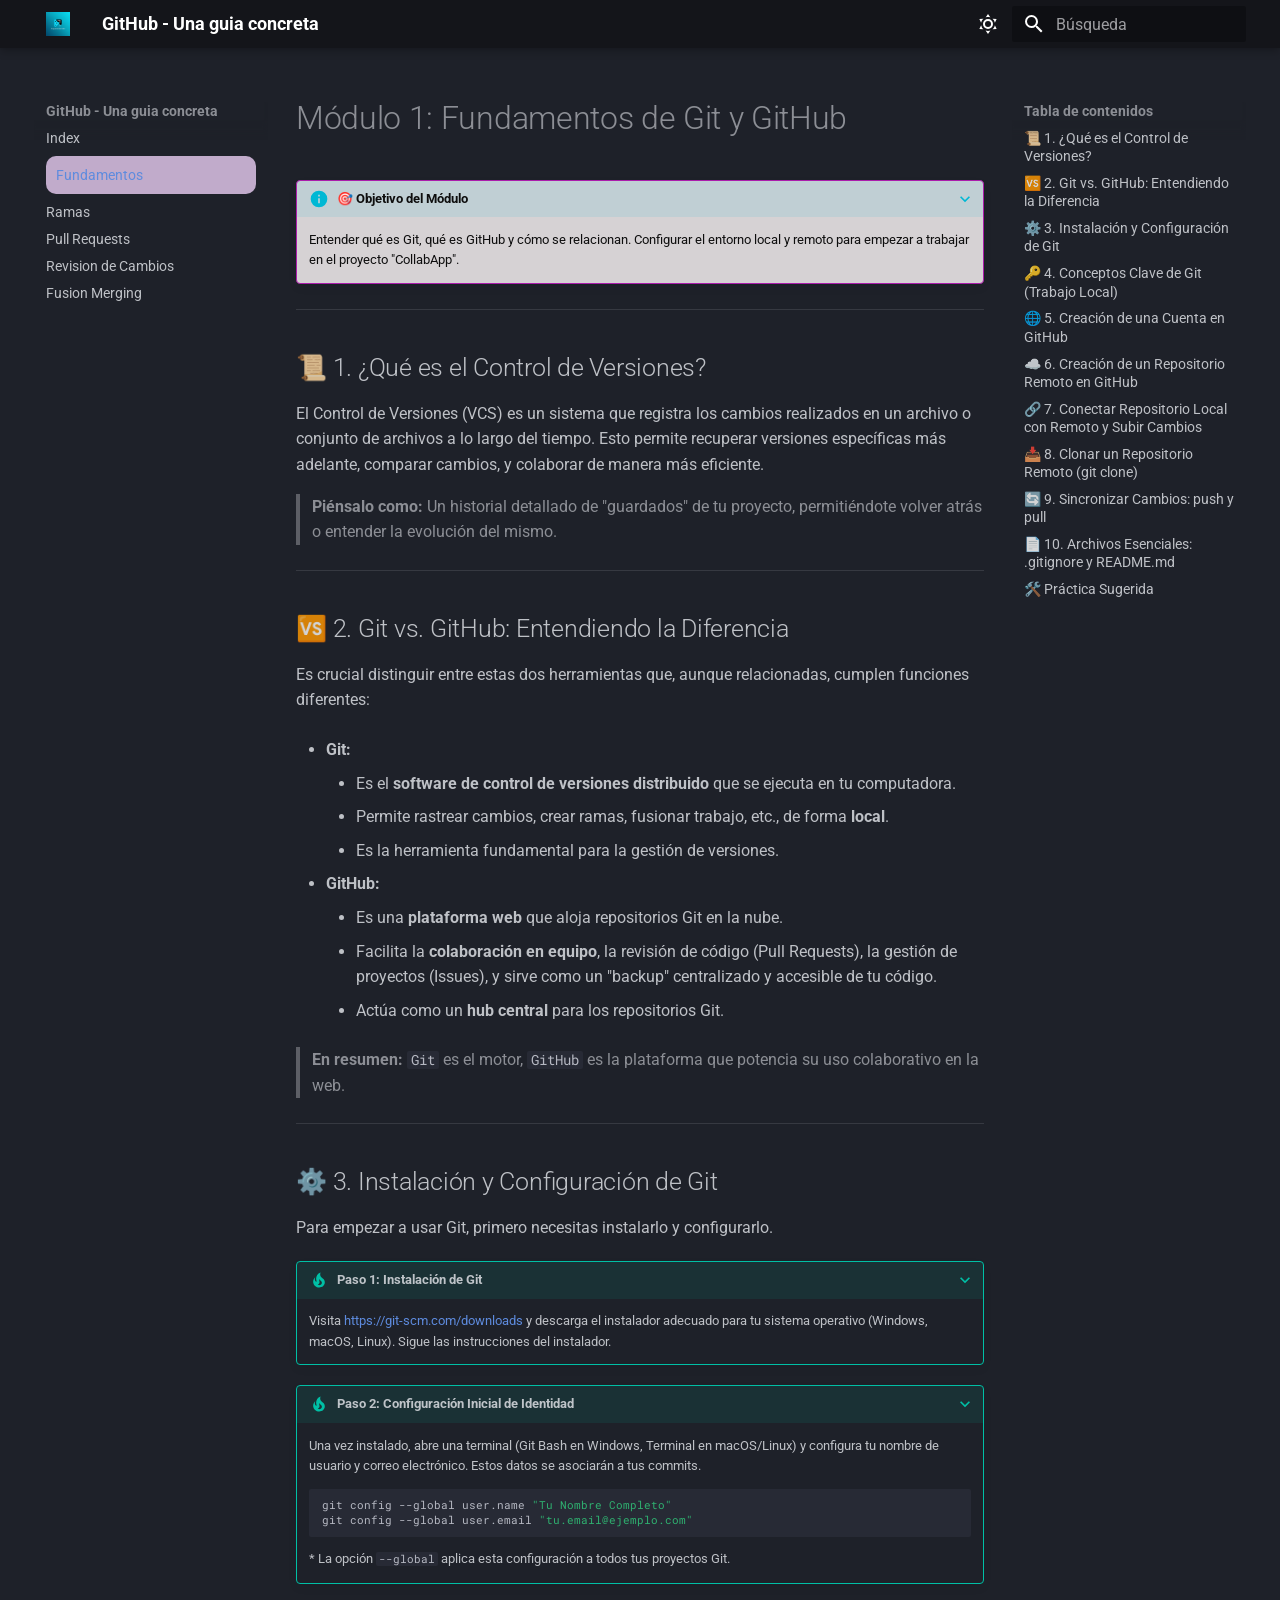
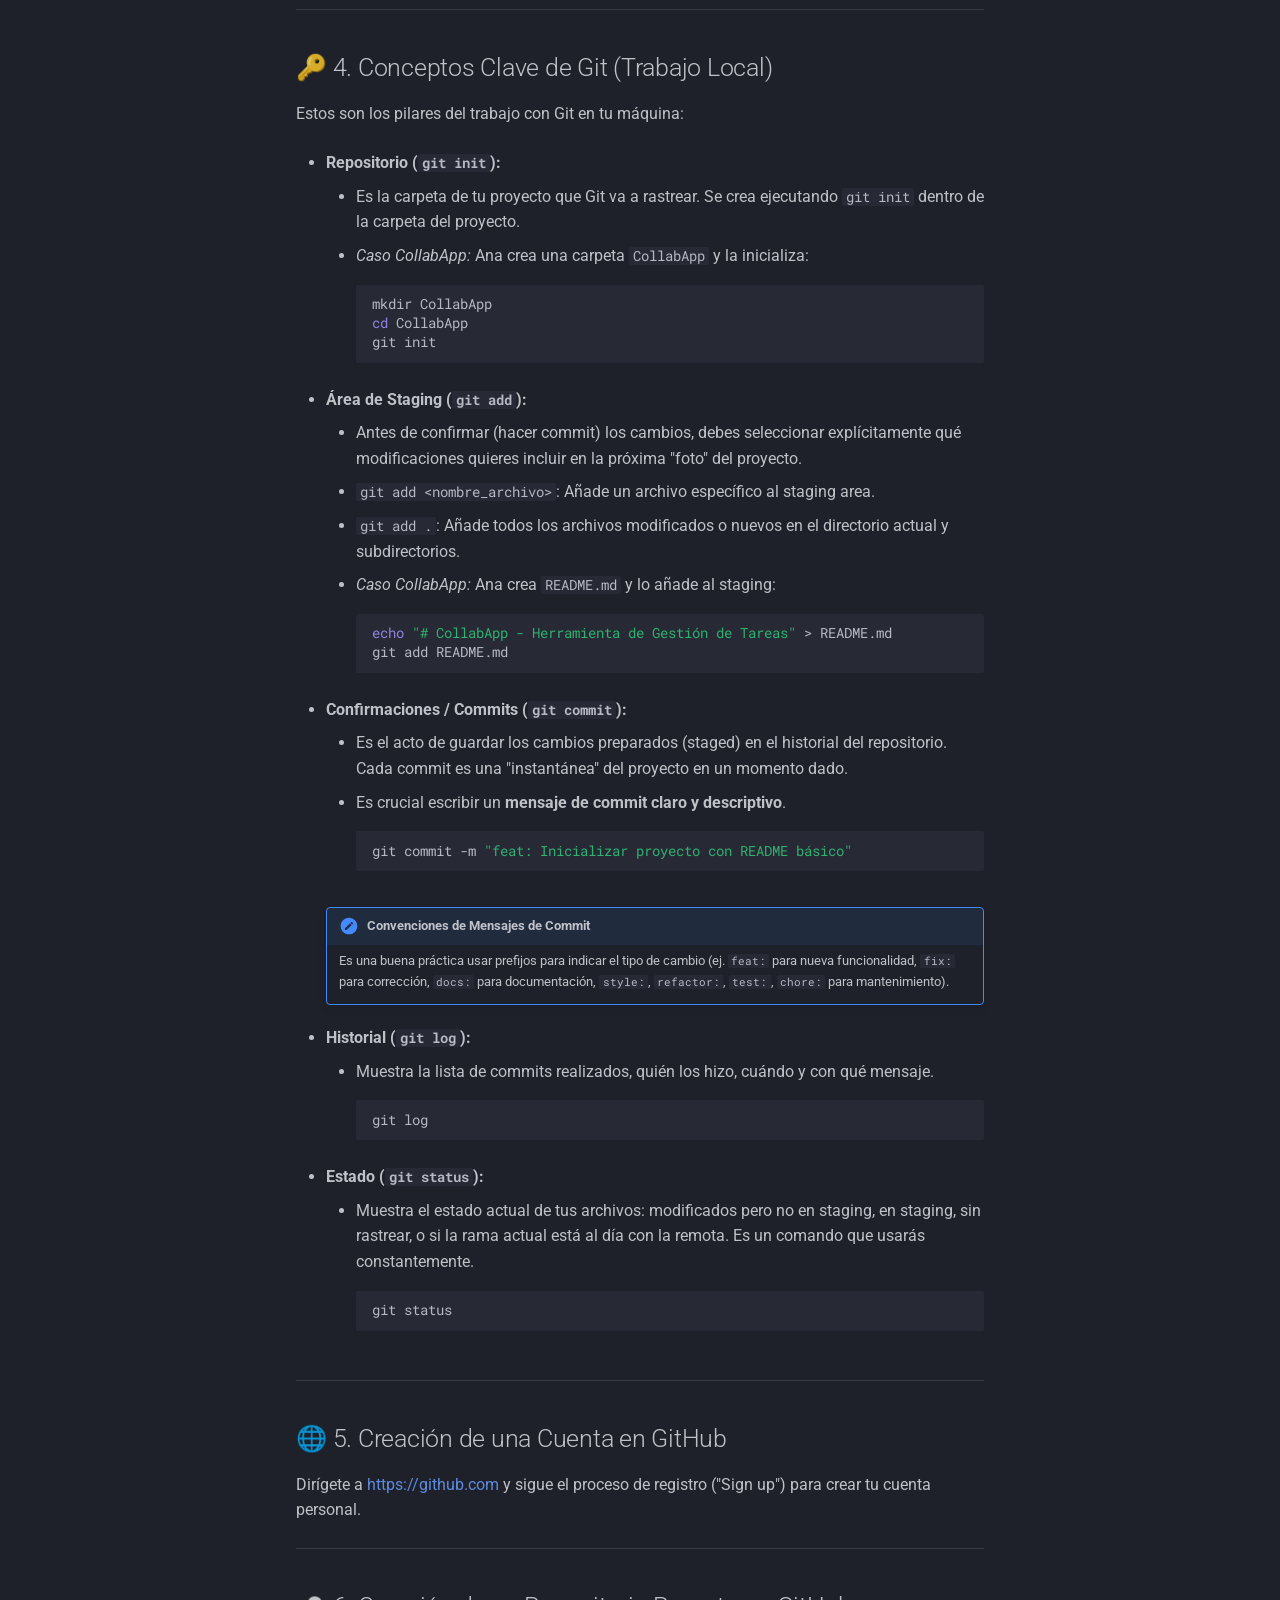
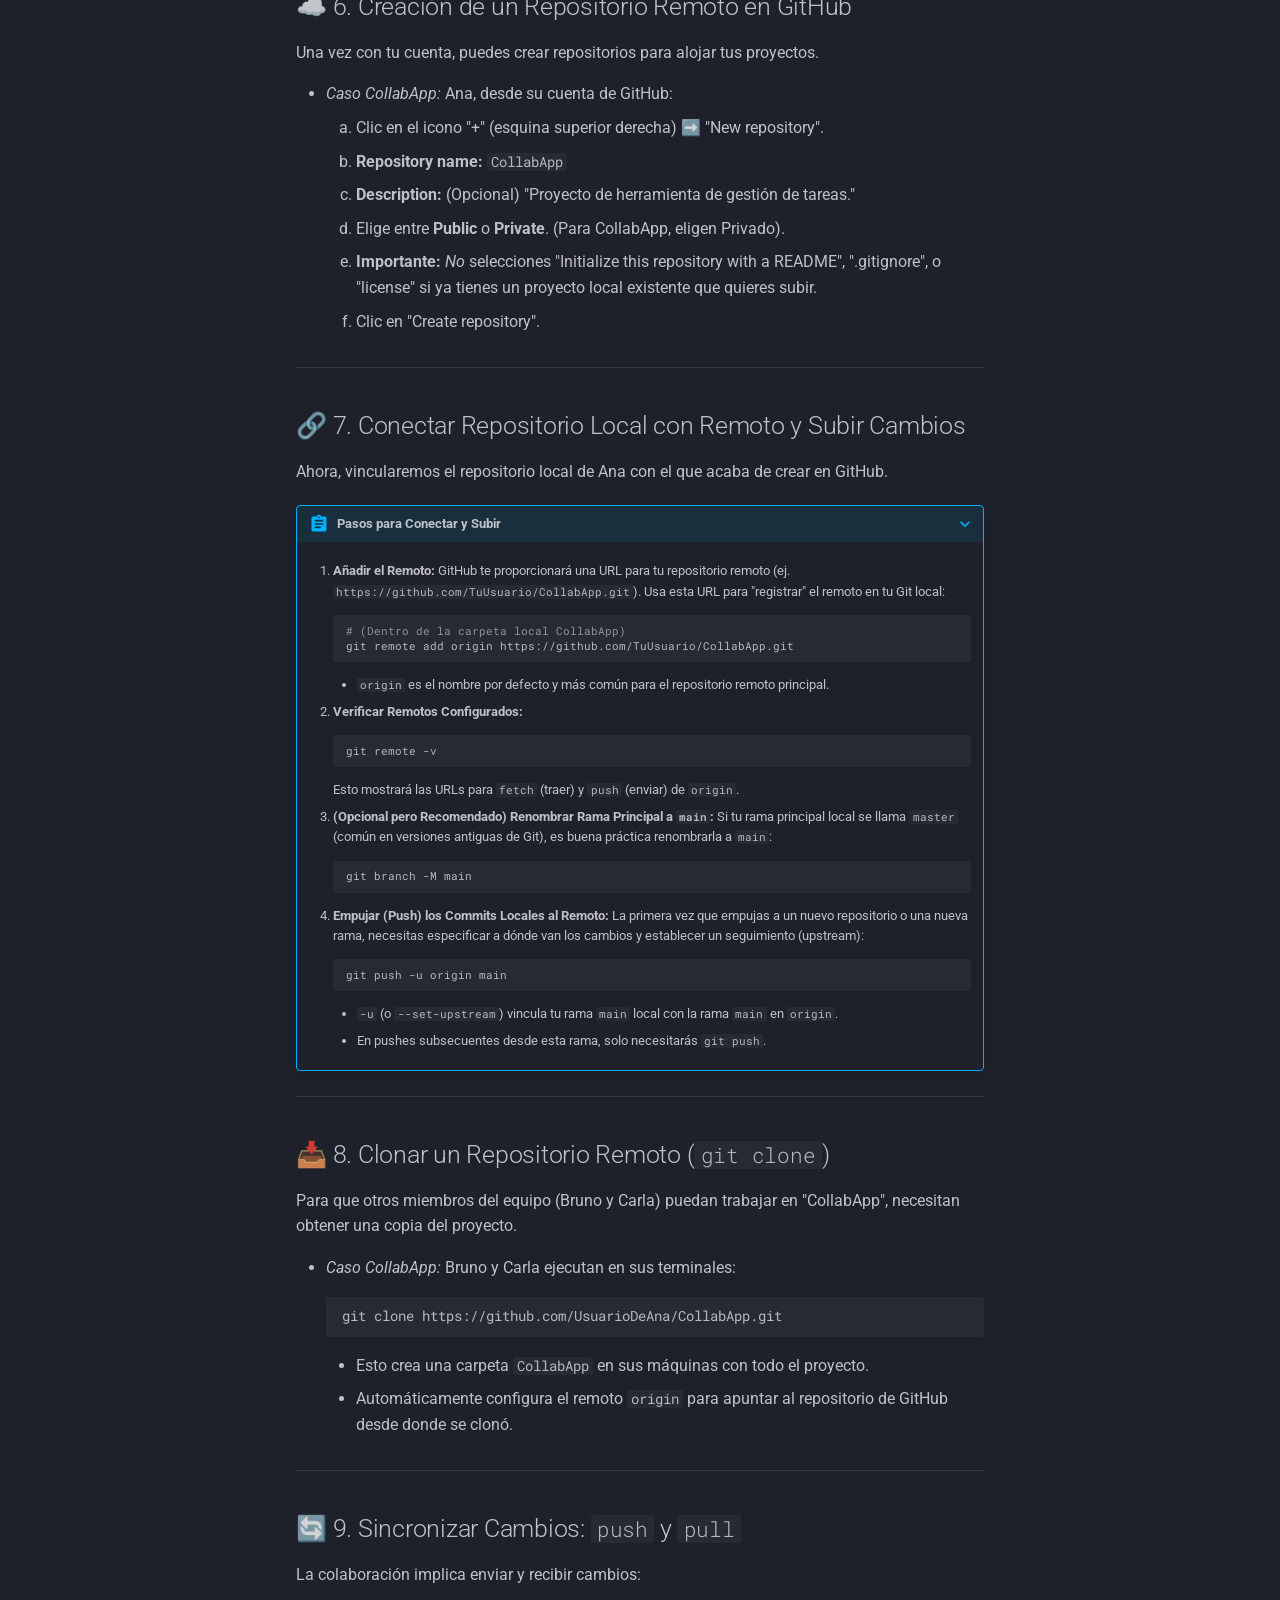
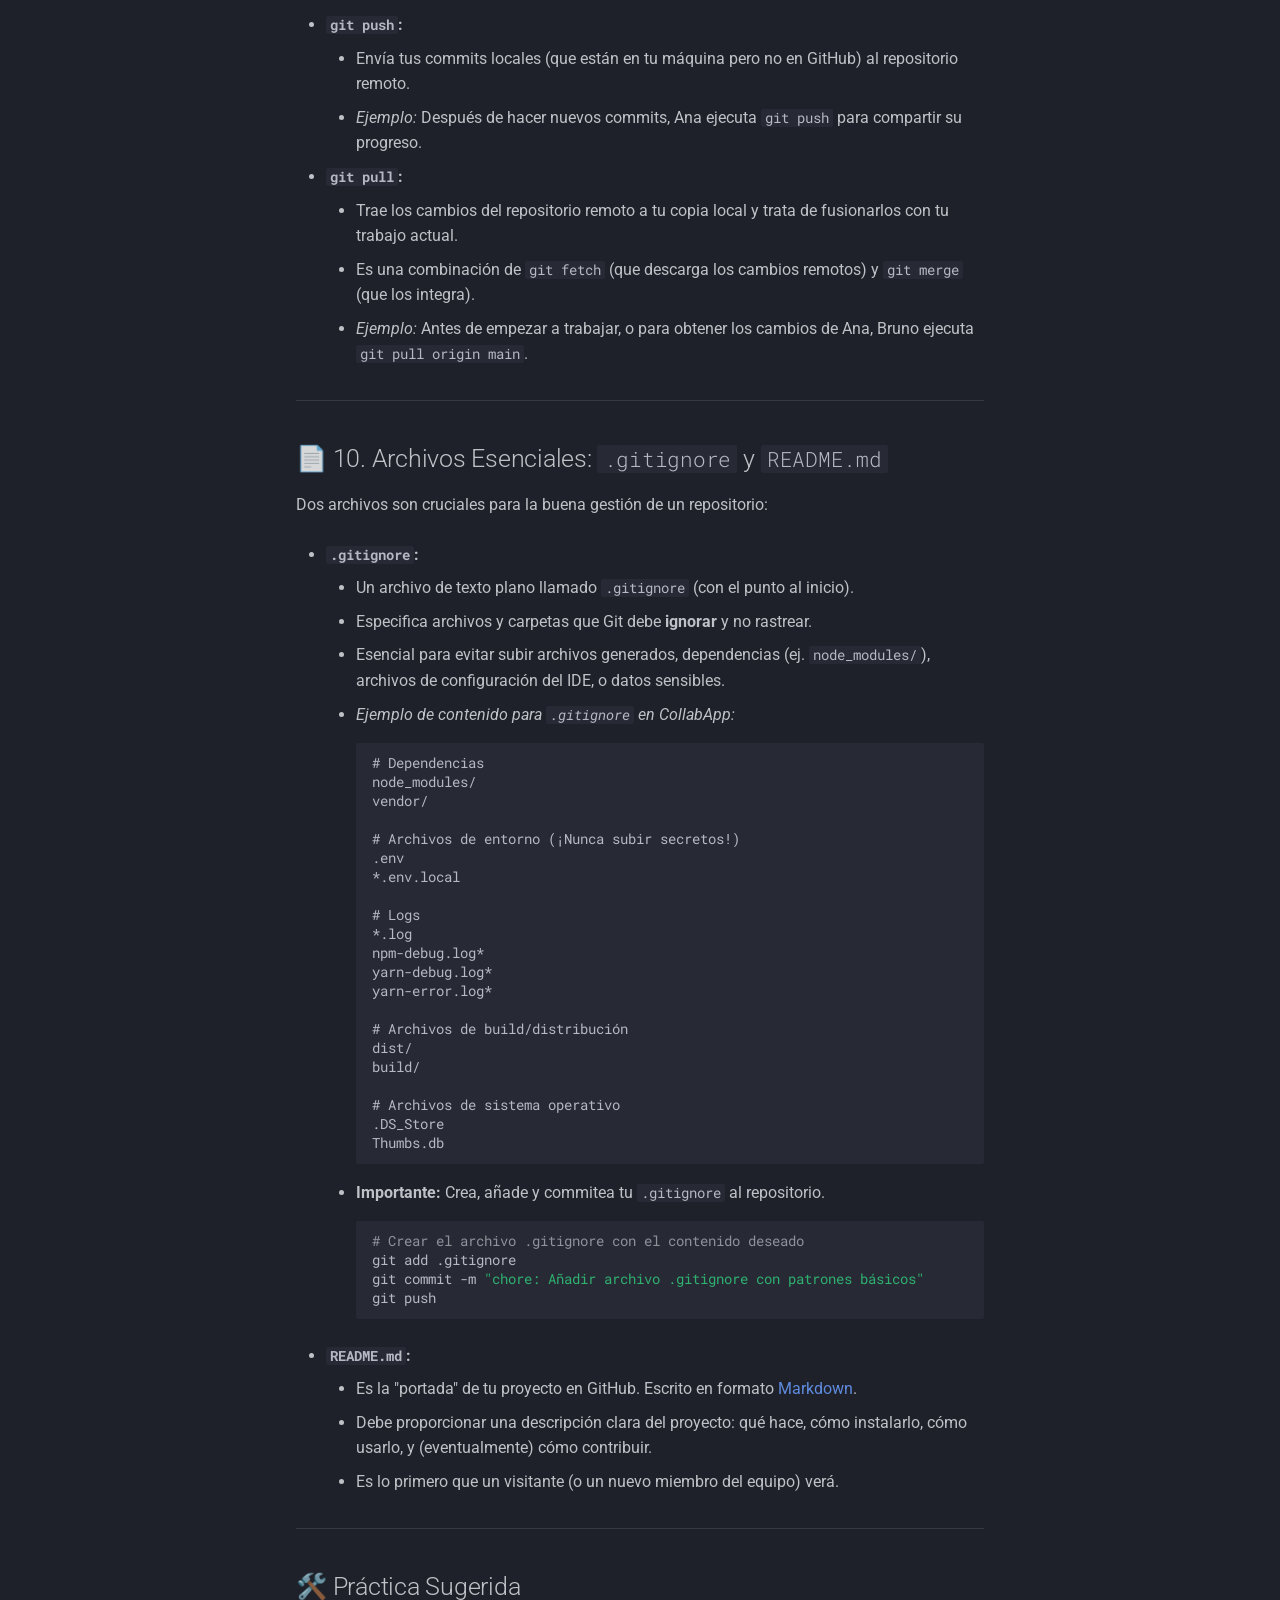
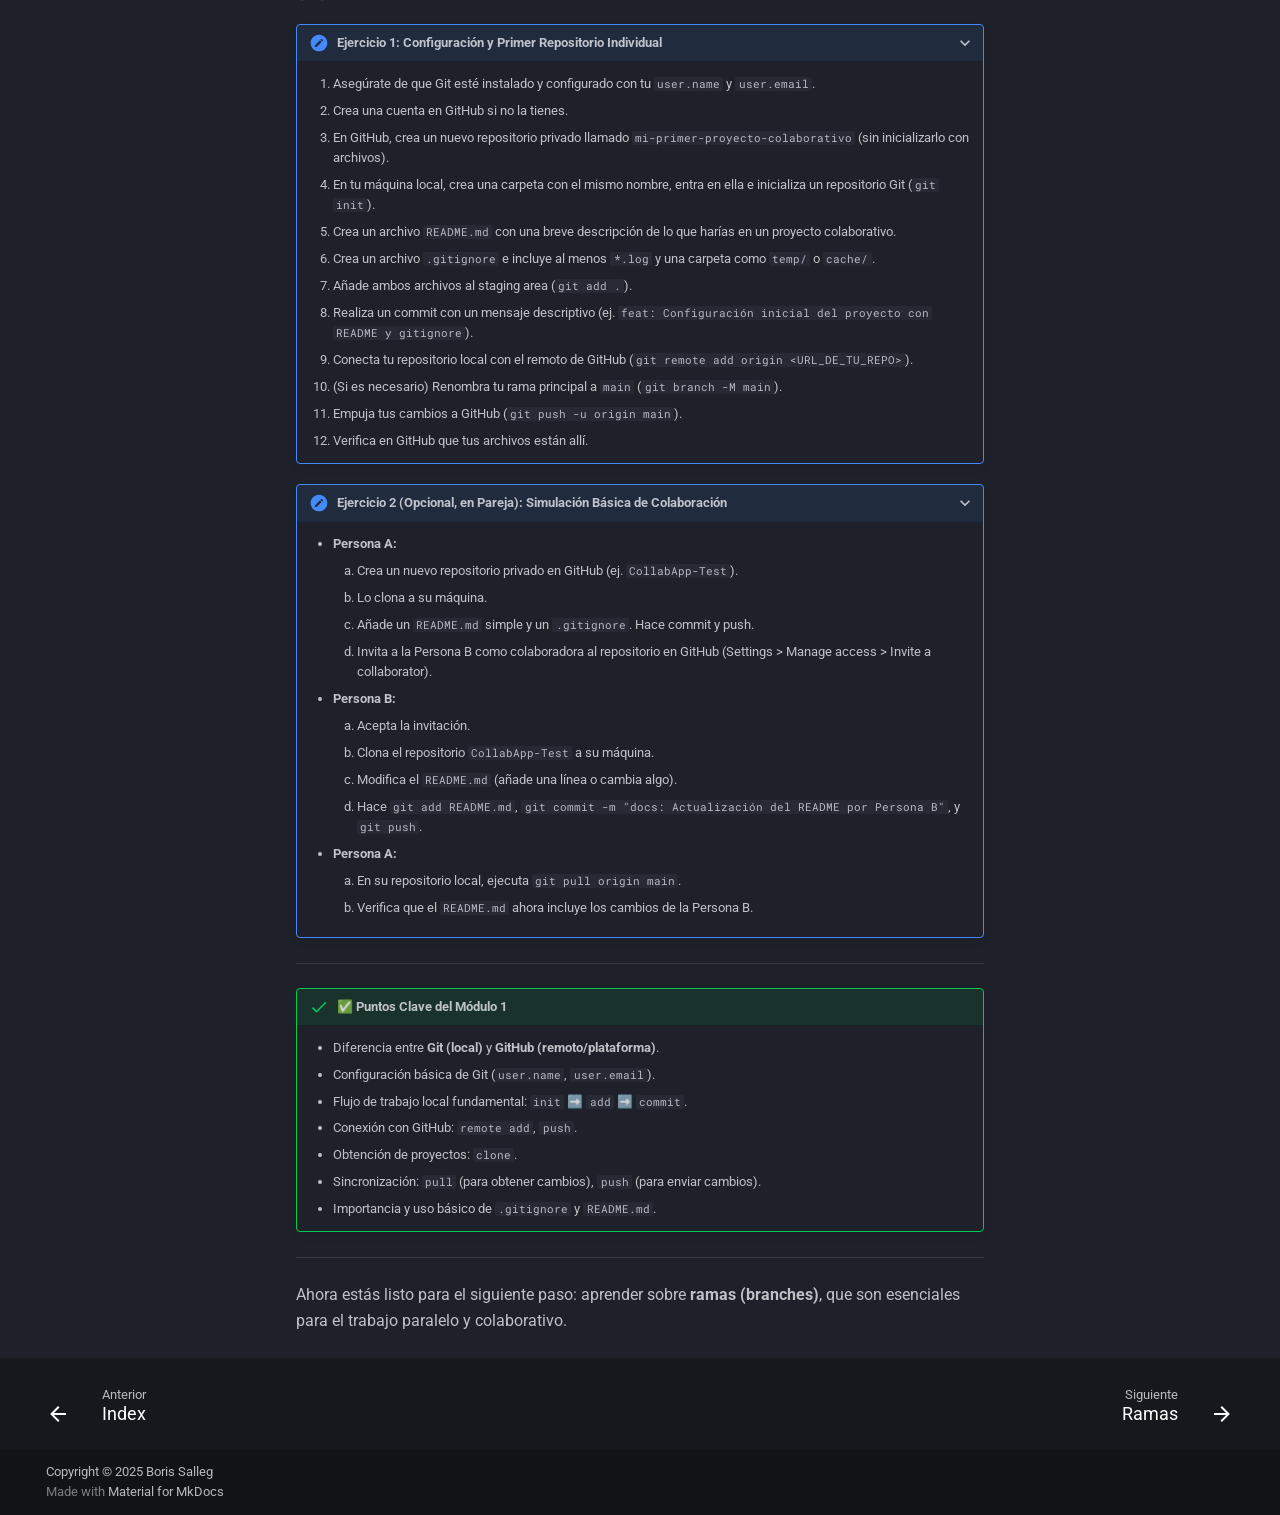
<file: site/fundamentos/index.html>
<!doctype html>
<html lang="es" class="no-js">
  <head>
    
      <meta charset="utf-8">
      <meta name="viewport" content="width=device-width,initial-scale=1">
      
      
      
      
        <link rel="prev" href="..">
      
      
        <link rel="next" href="../ramas/">
      
      
      <link rel="icon" href="../assets/favicon.png">
      <meta name="generator" content="mkdocs-1.6.1, mkdocs-material-9.6.14">
    
    
      
        <title>Fundamentos - GitHub - Una guia concreta</title>
      
    
    
      <link rel="stylesheet" href="../assets/stylesheets/main.342714a4.min.css">
      
        
        <link rel="stylesheet" href="../assets/stylesheets/palette.06af60db.min.css">
      
      


    
    
      
    
    
      
        
        
        <link rel="preconnect" href="https://fonts.gstatic.com" crossorigin>
        <link rel="stylesheet" href="https://fonts.googleapis.com/css?family=Roboto:300,300i,400,400i,700,700i%7CRoboto+Mono:400,400i,700,700i&display=fallback">
        <style>:root{--md-text-font:"Roboto";--md-code-font:"Roboto Mono"}</style>
      
    
    
      <link rel="stylesheet" href="../assets/stylesheets/styles.css">
    
    <script>__md_scope=new URL("..",location),__md_hash=e=>[...e].reduce(((e,_)=>(e<<5)-e+_.charCodeAt(0)),0),__md_get=(e,_=localStorage,t=__md_scope)=>JSON.parse(_.getItem(t.pathname+"."+e)),__md_set=(e,_,t=localStorage,a=__md_scope)=>{try{t.setItem(a.pathname+"."+e,JSON.stringify(_))}catch(e){}}</script>
    
      

    
    
    
  </head>
  
  
    
    
      
    
    
    
    
    <body dir="ltr" data-md-color-scheme="slate" data-md-color-primary="black" data-md-color-accent="deep-purple">
  
    
    <input class="md-toggle" data-md-toggle="drawer" type="checkbox" id="__drawer" autocomplete="off">
    <input class="md-toggle" data-md-toggle="search" type="checkbox" id="__search" autocomplete="off">
    <label class="md-overlay" for="__drawer"></label>
    <div data-md-component="skip">
      
        
        <a href="#modulo-1-fundamentos-de-git-y-github" class="md-skip">
          Saltar a contenido
        </a>
      
    </div>
    <div data-md-component="announce">
      
    </div>
    
    
      

  

<header class="md-header md-header--shadow" data-md-component="header">
  <nav class="md-header__inner md-grid" aria-label="Cabecera">
    <a href=".." title="GitHub - Una guia concreta" class="md-header__button md-logo" aria-label="GitHub - Una guia concreta" data-md-component="logo">
      
  <img src="../assets/logo.png" alt="logo">

    </a>
    <label class="md-header__button md-icon" for="__drawer">
      
      <svg xmlns="http://www.w3.org/2000/svg" viewBox="0 0 24 24"><path d="M3 6h18v2H3zm0 5h18v2H3zm0 5h18v2H3z"/></svg>
    </label>
    <div class="md-header__title" data-md-component="header-title">
      <div class="md-header__ellipsis">
        <div class="md-header__topic">
          <span class="md-ellipsis">
            GitHub - Una guia concreta
          </span>
        </div>
        <div class="md-header__topic" data-md-component="header-topic">
          <span class="md-ellipsis">
            
              Fundamentos
            
          </span>
        </div>
      </div>
    </div>
    
      
        <form class="md-header__option" data-md-component="palette">
  
    
    
    
    <input class="md-option" data-md-color-media="" data-md-color-scheme="slate" data-md-color-primary="black" data-md-color-accent="deep-purple"  aria-label="Dark mode"  type="radio" name="__palette" id="__palette_0">
    
      <label class="md-header__button md-icon" title="Dark mode" for="__palette_1" hidden>
        <svg xmlns="http://www.w3.org/2000/svg" viewBox="0 0 24 24"><path d="M12 7a5 5 0 0 1 5 5 5 5 0 0 1-5 5 5 5 0 0 1-5-5 5 5 0 0 1 5-5m0 2a3 3 0 0 0-3 3 3 3 0 0 0 3 3 3 3 0 0 0 3-3 3 3 0 0 0-3-3m0-7 2.39 3.42C13.65 5.15 12.84 5 12 5s-1.65.15-2.39.42zM3.34 7l4.16-.35A7.2 7.2 0 0 0 5.94 8.5c-.44.74-.69 1.5-.83 2.29zm.02 10 1.76-3.77a7.131 7.131 0 0 0 2.38 4.14zM20.65 7l-1.77 3.79a7.02 7.02 0 0 0-2.38-4.15zm-.01 10-4.14.36c.59-.51 1.12-1.14 1.54-1.86.42-.73.69-1.5.83-2.29zM12 22l-2.41-3.44c.74.27 1.55.44 2.41.44.82 0 1.63-.17 2.37-.44z"/></svg>
      </label>
    
  
    
    
    
    <input class="md-option" data-md-color-media="" data-md-color-scheme="default" data-md-color-primary="purple" data-md-color-accent="orange"  aria-label="Light mode"  type="radio" name="__palette" id="__palette_1">
    
      <label class="md-header__button md-icon" title="Light mode" for="__palette_0" hidden>
        <svg xmlns="http://www.w3.org/2000/svg" viewBox="0 0 24 24"><path d="m17.75 4.09-2.53 1.94.91 3.06-2.63-1.81-2.63 1.81.91-3.06-2.53-1.94L12.44 4l1.06-3 1.06 3zm3.5 6.91-1.64 1.25.59 1.98-1.7-1.17-1.7 1.17.59-1.98L15.75 11l2.06-.05L18.5 9l.69 1.95zm-2.28 4.95c.83-.08 1.72 1.1 1.19 1.85-.32.45-.66.87-1.08 1.27C15.17 23 8.84 23 4.94 19.07c-3.91-3.9-3.91-10.24 0-14.14.4-.4.82-.76 1.27-1.08.75-.53 1.93.36 1.85 1.19-.27 2.86.69 5.83 2.89 8.02a9.96 9.96 0 0 0 8.02 2.89m-1.64 2.02a12.08 12.08 0 0 1-7.8-3.47c-2.17-2.19-3.33-5-3.49-7.82-2.81 3.14-2.7 7.96.31 10.98 3.02 3.01 7.84 3.12 10.98.31"/></svg>
      </label>
    
  
</form>
      
    
    
      <script>var palette=__md_get("__palette");if(palette&&palette.color){if("(prefers-color-scheme)"===palette.color.media){var media=matchMedia("(prefers-color-scheme: light)"),input=document.querySelector(media.matches?"[data-md-color-media='(prefers-color-scheme: light)']":"[data-md-color-media='(prefers-color-scheme: dark)']");palette.color.media=input.getAttribute("data-md-color-media"),palette.color.scheme=input.getAttribute("data-md-color-scheme"),palette.color.primary=input.getAttribute("data-md-color-primary"),palette.color.accent=input.getAttribute("data-md-color-accent")}for(var[key,value]of Object.entries(palette.color))document.body.setAttribute("data-md-color-"+key,value)}</script>
    
    
    
      
      
        <label class="md-header__button md-icon" for="__search">
          
          <svg xmlns="http://www.w3.org/2000/svg" viewBox="0 0 24 24"><path d="M9.5 3A6.5 6.5 0 0 1 16 9.5c0 1.61-.59 3.09-1.56 4.23l.27.27h.79l5 5-1.5 1.5-5-5v-.79l-.27-.27A6.52 6.52 0 0 1 9.5 16 6.5 6.5 0 0 1 3 9.5 6.5 6.5 0 0 1 9.5 3m0 2C7 5 5 7 5 9.5S7 14 9.5 14 14 12 14 9.5 12 5 9.5 5"/></svg>
        </label>
        <div class="md-search" data-md-component="search" role="dialog">
  <label class="md-search__overlay" for="__search"></label>
  <div class="md-search__inner" role="search">
    <form class="md-search__form" name="search">
      <input type="text" class="md-search__input" name="query" aria-label="Búsqueda" placeholder="Búsqueda" autocapitalize="off" autocorrect="off" autocomplete="off" spellcheck="false" data-md-component="search-query" required>
      <label class="md-search__icon md-icon" for="__search">
        
        <svg xmlns="http://www.w3.org/2000/svg" viewBox="0 0 24 24"><path d="M9.5 3A6.5 6.5 0 0 1 16 9.5c0 1.61-.59 3.09-1.56 4.23l.27.27h.79l5 5-1.5 1.5-5-5v-.79l-.27-.27A6.52 6.52 0 0 1 9.5 16 6.5 6.5 0 0 1 3 9.5 6.5 6.5 0 0 1 9.5 3m0 2C7 5 5 7 5 9.5S7 14 9.5 14 14 12 14 9.5 12 5 9.5 5"/></svg>
        
        <svg xmlns="http://www.w3.org/2000/svg" viewBox="0 0 24 24"><path d="M20 11v2H8l5.5 5.5-1.42 1.42L4.16 12l7.92-7.92L13.5 5.5 8 11z"/></svg>
      </label>
      <nav class="md-search__options" aria-label="Buscar">
        
        <button type="reset" class="md-search__icon md-icon" title="Limpiar" aria-label="Limpiar" tabindex="-1">
          
          <svg xmlns="http://www.w3.org/2000/svg" viewBox="0 0 24 24"><path d="M19 6.41 17.59 5 12 10.59 6.41 5 5 6.41 10.59 12 5 17.59 6.41 19 12 13.41 17.59 19 19 17.59 13.41 12z"/></svg>
        </button>
      </nav>
      
    </form>
    <div class="md-search__output">
      <div class="md-search__scrollwrap" tabindex="0" data-md-scrollfix>
        <div class="md-search-result" data-md-component="search-result">
          <div class="md-search-result__meta">
            Inicializando búsqueda
          </div>
          <ol class="md-search-result__list" role="presentation"></ol>
        </div>
      </div>
    </div>
  </div>
</div>
      
    
    
  </nav>
  
</header>
    
    <div class="md-container" data-md-component="container">
      
      
        
          
        
      
      <main class="md-main" data-md-component="main">
        <div class="md-main__inner md-grid">
          
            
              
              <div class="md-sidebar md-sidebar--primary" data-md-component="sidebar" data-md-type="navigation" >
                <div class="md-sidebar__scrollwrap">
                  <div class="md-sidebar__inner">
                    



<nav class="md-nav md-nav--primary" aria-label="Navegación" data-md-level="0">
  <label class="md-nav__title" for="__drawer">
    <a href=".." title="GitHub - Una guia concreta" class="md-nav__button md-logo" aria-label="GitHub - Una guia concreta" data-md-component="logo">
      
  <img src="../assets/logo.png" alt="logo">

    </a>
    GitHub - Una guia concreta
  </label>
  
  <ul class="md-nav__list" data-md-scrollfix>
    
      
      
  
  
  
  
    <li class="md-nav__item">
      <a href=".." class="md-nav__link">
        
  
  
  <span class="md-ellipsis">
    Index
    
  </span>
  

      </a>
    </li>
  

    
      
      
  
  
    
  
  
  
    <li class="md-nav__item md-nav__item--active">
      
      <input class="md-nav__toggle md-toggle" type="checkbox" id="__toc">
      
      
        
      
      
        <label class="md-nav__link md-nav__link--active" for="__toc">
          
  
  
  <span class="md-ellipsis">
    Fundamentos
    
  </span>
  

          <span class="md-nav__icon md-icon"></span>
        </label>
      
      <a href="./" class="md-nav__link md-nav__link--active">
        
  
  
  <span class="md-ellipsis">
    Fundamentos
    
  </span>
  

      </a>
      
        

<nav class="md-nav md-nav--secondary" aria-label="Tabla de contenidos">
  
  
  
    
  
  
    <label class="md-nav__title" for="__toc">
      <span class="md-nav__icon md-icon"></span>
      Tabla de contenidos
    </label>
    <ul class="md-nav__list" data-md-component="toc" data-md-scrollfix>
      
        <li class="md-nav__item">
  <a href="#1-que-es-el-control-de-versiones" class="md-nav__link">
    <span class="md-ellipsis">
      📜 1. ¿Qué es el Control de Versiones?
    </span>
  </a>
  
</li>
      
        <li class="md-nav__item">
  <a href="#2-git-vs-github-entendiendo-la-diferencia" class="md-nav__link">
    <span class="md-ellipsis">
      🆚 2. Git vs. GitHub: Entendiendo la Diferencia
    </span>
  </a>
  
</li>
      
        <li class="md-nav__item">
  <a href="#3-instalacion-y-configuracion-de-git" class="md-nav__link">
    <span class="md-ellipsis">
      ⚙️ 3. Instalación y Configuración de Git
    </span>
  </a>
  
</li>
      
        <li class="md-nav__item">
  <a href="#4-conceptos-clave-de-git-trabajo-local" class="md-nav__link">
    <span class="md-ellipsis">
      🔑 4. Conceptos Clave de Git (Trabajo Local)
    </span>
  </a>
  
</li>
      
        <li class="md-nav__item">
  <a href="#5-creacion-de-una-cuenta-en-github" class="md-nav__link">
    <span class="md-ellipsis">
      🌐 5. Creación de una Cuenta en GitHub
    </span>
  </a>
  
</li>
      
        <li class="md-nav__item">
  <a href="#6-creacion-de-un-repositorio-remoto-en-github" class="md-nav__link">
    <span class="md-ellipsis">
      ☁️ 6. Creación de un Repositorio Remoto en GitHub
    </span>
  </a>
  
</li>
      
        <li class="md-nav__item">
  <a href="#7-conectar-repositorio-local-con-remoto-y-subir-cambios" class="md-nav__link">
    <span class="md-ellipsis">
      🔗 7. Conectar Repositorio Local con Remoto y Subir Cambios
    </span>
  </a>
  
</li>
      
        <li class="md-nav__item">
  <a href="#8-clonar-un-repositorio-remoto-git-clone" class="md-nav__link">
    <span class="md-ellipsis">
      📥 8. Clonar un Repositorio Remoto (git clone)
    </span>
  </a>
  
</li>
      
        <li class="md-nav__item">
  <a href="#9-sincronizar-cambios-push-y-pull" class="md-nav__link">
    <span class="md-ellipsis">
      🔄 9. Sincronizar Cambios: push y pull
    </span>
  </a>
  
</li>
      
        <li class="md-nav__item">
  <a href="#10-archivos-esenciales-gitignore-y-readmemd" class="md-nav__link">
    <span class="md-ellipsis">
      📄 10. Archivos Esenciales: .gitignore y README.md
    </span>
  </a>
  
</li>
      
        <li class="md-nav__item">
  <a href="#practica-sugerida" class="md-nav__link">
    <span class="md-ellipsis">
      🛠️ Práctica Sugerida
    </span>
  </a>
  
</li>
      
    </ul>
  
</nav>
      
    </li>
  

    
      
      
  
  
  
  
    <li class="md-nav__item">
      <a href="../ramas/" class="md-nav__link">
        
  
  
  <span class="md-ellipsis">
    Ramas
    
  </span>
  

      </a>
    </li>
  

    
      
      
  
  
  
  
    <li class="md-nav__item">
      <a href="../request/" class="md-nav__link">
        
  
  
  <span class="md-ellipsis">
    Pull Requests
    
  </span>
  

      </a>
    </li>
  

    
      
      
  
  
  
  
    <li class="md-nav__item">
      <a href="../revision/" class="md-nav__link">
        
  
  
  <span class="md-ellipsis">
    Revision de Cambios
    
  </span>
  

      </a>
    </li>
  

    
      
      
  
  
  
  
    <li class="md-nav__item">
      <a href="../mergin/" class="md-nav__link">
        
  
  
  <span class="md-ellipsis">
    Fusion Merging
    
  </span>
  

      </a>
    </li>
  

    
  </ul>
</nav>
                  </div>
                </div>
              </div>
            
            
              
              <div class="md-sidebar md-sidebar--secondary" data-md-component="sidebar" data-md-type="toc" >
                <div class="md-sidebar__scrollwrap">
                  <div class="md-sidebar__inner">
                    

<nav class="md-nav md-nav--secondary" aria-label="Tabla de contenidos">
  
  
  
    
  
  
    <label class="md-nav__title" for="__toc">
      <span class="md-nav__icon md-icon"></span>
      Tabla de contenidos
    </label>
    <ul class="md-nav__list" data-md-component="toc" data-md-scrollfix>
      
        <li class="md-nav__item">
  <a href="#1-que-es-el-control-de-versiones" class="md-nav__link">
    <span class="md-ellipsis">
      📜 1. ¿Qué es el Control de Versiones?
    </span>
  </a>
  
</li>
      
        <li class="md-nav__item">
  <a href="#2-git-vs-github-entendiendo-la-diferencia" class="md-nav__link">
    <span class="md-ellipsis">
      🆚 2. Git vs. GitHub: Entendiendo la Diferencia
    </span>
  </a>
  
</li>
      
        <li class="md-nav__item">
  <a href="#3-instalacion-y-configuracion-de-git" class="md-nav__link">
    <span class="md-ellipsis">
      ⚙️ 3. Instalación y Configuración de Git
    </span>
  </a>
  
</li>
      
        <li class="md-nav__item">
  <a href="#4-conceptos-clave-de-git-trabajo-local" class="md-nav__link">
    <span class="md-ellipsis">
      🔑 4. Conceptos Clave de Git (Trabajo Local)
    </span>
  </a>
  
</li>
      
        <li class="md-nav__item">
  <a href="#5-creacion-de-una-cuenta-en-github" class="md-nav__link">
    <span class="md-ellipsis">
      🌐 5. Creación de una Cuenta en GitHub
    </span>
  </a>
  
</li>
      
        <li class="md-nav__item">
  <a href="#6-creacion-de-un-repositorio-remoto-en-github" class="md-nav__link">
    <span class="md-ellipsis">
      ☁️ 6. Creación de un Repositorio Remoto en GitHub
    </span>
  </a>
  
</li>
      
        <li class="md-nav__item">
  <a href="#7-conectar-repositorio-local-con-remoto-y-subir-cambios" class="md-nav__link">
    <span class="md-ellipsis">
      🔗 7. Conectar Repositorio Local con Remoto y Subir Cambios
    </span>
  </a>
  
</li>
      
        <li class="md-nav__item">
  <a href="#8-clonar-un-repositorio-remoto-git-clone" class="md-nav__link">
    <span class="md-ellipsis">
      📥 8. Clonar un Repositorio Remoto (git clone)
    </span>
  </a>
  
</li>
      
        <li class="md-nav__item">
  <a href="#9-sincronizar-cambios-push-y-pull" class="md-nav__link">
    <span class="md-ellipsis">
      🔄 9. Sincronizar Cambios: push y pull
    </span>
  </a>
  
</li>
      
        <li class="md-nav__item">
  <a href="#10-archivos-esenciales-gitignore-y-readmemd" class="md-nav__link">
    <span class="md-ellipsis">
      📄 10. Archivos Esenciales: .gitignore y README.md
    </span>
  </a>
  
</li>
      
        <li class="md-nav__item">
  <a href="#practica-sugerida" class="md-nav__link">
    <span class="md-ellipsis">
      🛠️ Práctica Sugerida
    </span>
  </a>
  
</li>
      
    </ul>
  
</nav>
                  </div>
                </div>
              </div>
            
          
          
            <div class="md-content" data-md-component="content">
              <article class="md-content__inner md-typeset">
                
                  



<h1 id="modulo-1-fundamentos-de-git-y-github">Módulo 1: Fundamentos de Git y GitHub</h1>
<details class="info" open="open">
<summary>🎯 Objetivo del Módulo</summary>
<p>Entender qué es Git, qué es GitHub y cómo se relacionan. Configurar el entorno local y remoto para empezar a trabajar en el proyecto "CollabApp".</p>
</details>
<hr />
<h2 id="1-que-es-el-control-de-versiones">📜 1. ¿Qué es el Control de Versiones?</h2>
<p>El Control de Versiones (VCS) es un sistema que registra los cambios realizados en un archivo o conjunto de archivos a lo largo del tiempo. Esto permite recuperar versiones específicas más adelante, comparar cambios, y colaborar de manera más eficiente.</p>
<blockquote>
<p><strong>Piénsalo como:</strong> Un historial detallado de "guardados" de tu proyecto, permitiéndote volver atrás o entender la evolución del mismo.</p>
</blockquote>
<hr />
<h2 id="2-git-vs-github-entendiendo-la-diferencia">🆚 2. Git vs. GitHub: Entendiendo la Diferencia</h2>
<p>Es crucial distinguir entre estas dos herramientas que, aunque relacionadas, cumplen funciones diferentes:</p>
<ul>
<li>
<p><strong>Git:</strong></p>
<ul>
<li>Es el <strong>software de control de versiones distribuido</strong> que se ejecuta en tu computadora.</li>
<li>Permite rastrear cambios, crear ramas, fusionar trabajo, etc., de forma <strong>local</strong>.</li>
<li>Es la herramienta fundamental para la gestión de versiones.</li>
</ul>
</li>
<li>
<p><strong>GitHub:</strong></p>
<ul>
<li>Es una <strong>plataforma web</strong> que aloja repositorios Git en la nube.</li>
<li>Facilita la <strong>colaboración en equipo</strong>, la revisión de código (Pull Requests), la gestión de proyectos (Issues), y sirve como un "backup" centralizado y accesible de tu código.</li>
<li>Actúa como un <strong>hub central</strong> para los repositorios Git.</li>
</ul>
</li>
</ul>
<blockquote>
<p><strong>En resumen:</strong> <code>Git</code> es el motor, <code>GitHub</code> es la plataforma que potencia su uso colaborativo en la web.</p>
</blockquote>
<hr />
<h2 id="3-instalacion-y-configuracion-de-git">⚙️ 3. Instalación y Configuración de Git</h2>
<p>Para empezar a usar Git, primero necesitas instalarlo y configurarlo.</p>
<details class="tip" open="open">
<summary>Paso 1: Instalación de Git</summary>
<p>Visita <a href="https://git-scm.com/downloads">https://git-scm.com/downloads</a> y descarga el instalador adecuado para tu sistema operativo (Windows, macOS, Linux). Sigue las instrucciones del instalador.</p>
</details>
<details class="tip" open="open">
<summary>Paso 2: Configuración Inicial de Identidad</summary>
<p>Una vez instalado, abre una terminal (Git Bash en Windows, Terminal en macOS/Linux) y configura tu nombre de usuario y correo electrónico. Estos datos se asociarán a tus commits.
<div class="language-bash highlight"><pre><span></span><code><span id="__span-0-1"><a id="__codelineno-0-1" name="__codelineno-0-1" href="#__codelineno-0-1"></a>git<span class="w"> </span>config<span class="w"> </span>--global<span class="w"> </span>user.name<span class="w"> </span><span class="s2">&quot;Tu Nombre Completo&quot;</span>
</span><span id="__span-0-2"><a id="__codelineno-0-2" name="__codelineno-0-2" href="#__codelineno-0-2"></a>git<span class="w"> </span>config<span class="w"> </span>--global<span class="w"> </span>user.email<span class="w"> </span><span class="s2">&quot;tu.email@ejemplo.com&quot;</span>
</span></code></pre></div>
*   La opción <code>--global</code> aplica esta configuración a todos tus proyectos Git.</p>
</details>
<hr />
<h2 id="4-conceptos-clave-de-git-trabajo-local">🔑 4. Conceptos Clave de Git (Trabajo Local)</h2>
<p>Estos son los pilares del trabajo con Git en tu máquina:</p>
<ul>
<li>
<p><strong>Repositorio (<code>git init</code>):</strong></p>
<ul>
<li>Es la carpeta de tu proyecto que Git va a rastrear. Se crea ejecutando <code>git init</code> dentro de la carpeta del proyecto.</li>
<li><em>Caso CollabApp:</em> Ana crea una carpeta <code>CollabApp</code> y la inicializa:
    <div class="language-bash highlight"><pre><span></span><code><span id="__span-1-1"><a id="__codelineno-1-1" name="__codelineno-1-1" href="#__codelineno-1-1"></a>mkdir<span class="w"> </span>CollabApp
</span><span id="__span-1-2"><a id="__codelineno-1-2" name="__codelineno-1-2" href="#__codelineno-1-2"></a><span class="nb">cd</span><span class="w"> </span>CollabApp
</span><span id="__span-1-3"><a id="__codelineno-1-3" name="__codelineno-1-3" href="#__codelineno-1-3"></a>git<span class="w"> </span>init
</span></code></pre></div></li>
</ul>
</li>
<li>
<p><strong>Área de Staging (<code>git add</code>):</strong></p>
<ul>
<li>Antes de confirmar (hacer commit) los cambios, debes seleccionar explícitamente qué modificaciones quieres incluir en la próxima "foto" del proyecto.</li>
<li><code>git add &lt;nombre_archivo&gt;</code>: Añade un archivo específico al staging area.</li>
<li><code>git add .</code>: Añade todos los archivos modificados o nuevos en el directorio actual y subdirectorios.</li>
<li><em>Caso CollabApp:</em> Ana crea <code>README.md</code> y lo añade al staging:
    <div class="language-bash highlight"><pre><span></span><code><span id="__span-2-1"><a id="__codelineno-2-1" name="__codelineno-2-1" href="#__codelineno-2-1"></a><span class="nb">echo</span><span class="w"> </span><span class="s2">&quot;# CollabApp - Herramienta de Gestión de Tareas&quot;</span><span class="w"> </span>&gt;<span class="w"> </span>README.md
</span><span id="__span-2-2"><a id="__codelineno-2-2" name="__codelineno-2-2" href="#__codelineno-2-2"></a>git<span class="w"> </span>add<span class="w"> </span>README.md
</span></code></pre></div></li>
</ul>
</li>
<li>
<p><strong>Confirmaciones / Commits (<code>git commit</code>):</strong></p>
<ul>
<li>Es el acto de guardar los cambios preparados (staged) en el historial del repositorio. Cada commit es una "instantánea" del proyecto en un momento dado.</li>
<li>Es crucial escribir un <strong>mensaje de commit claro y descriptivo</strong>.
    <div class="language-bash highlight"><pre><span></span><code><span id="__span-3-1"><a id="__codelineno-3-1" name="__codelineno-3-1" href="#__codelineno-3-1"></a>git<span class="w"> </span>commit<span class="w"> </span>-m<span class="w"> </span><span class="s2">&quot;feat: Inicializar proyecto con README básico&quot;</span>
</span></code></pre></div></li>
</ul>
<div class="admonition note">
<p class="admonition-title">Convenciones de Mensajes de Commit</p>
<p>Es una buena práctica usar prefijos para indicar el tipo de cambio (ej. <code>feat:</code> para nueva funcionalidad, <code>fix:</code> para corrección, <code>docs:</code> para documentación, <code>style:</code>, <code>refactor:</code>, <code>test:</code>, <code>chore:</code> para mantenimiento).</p>
</div>
</li>
<li>
<p><strong>Historial (<code>git log</code>):</strong></p>
<ul>
<li>Muestra la lista de commits realizados, quién los hizo, cuándo y con qué mensaje.
    <div class="language-bash highlight"><pre><span></span><code><span id="__span-4-1"><a id="__codelineno-4-1" name="__codelineno-4-1" href="#__codelineno-4-1"></a>git<span class="w"> </span>log
</span></code></pre></div></li>
</ul>
</li>
<li>
<p><strong>Estado (<code>git status</code>):</strong></p>
<ul>
<li>Muestra el estado actual de tus archivos: modificados pero no en staging, en staging, sin rastrear, o si la rama actual está al día con la remota. Es un comando que usarás constantemente.
    <div class="language-bash highlight"><pre><span></span><code><span id="__span-5-1"><a id="__codelineno-5-1" name="__codelineno-5-1" href="#__codelineno-5-1"></a>git<span class="w"> </span>status
</span></code></pre></div></li>
</ul>
</li>
</ul>
<hr />
<h2 id="5-creacion-de-una-cuenta-en-github">🌐 5. Creación de una Cuenta en GitHub</h2>
<p>Dirígete a <a href="https://github.com">https://github.com</a> y sigue el proceso de registro ("Sign up") para crear tu cuenta personal.</p>
<hr />
<h2 id="6-creacion-de-un-repositorio-remoto-en-github">☁️ 6. Creación de un Repositorio Remoto en GitHub</h2>
<p>Una vez con tu cuenta, puedes crear repositorios para alojar tus proyectos.</p>
<ul>
<li><em>Caso CollabApp:</em> Ana, desde su cuenta de GitHub:<ol>
<li>Clic en el icono "+" (esquina superior derecha) ➡️ "New repository".</li>
<li><strong>Repository name:</strong> <code>CollabApp</code></li>
<li><strong>Description:</strong> (Opcional) "Proyecto de herramienta de gestión de tareas."</li>
<li>Elige entre <strong>Public</strong> o <strong>Private</strong>. (Para CollabApp, eligen Privado).</li>
<li><strong>Importante:</strong> <em>No</em> selecciones "Initialize this repository with a README", ".gitignore", o "license" si ya tienes un proyecto local existente que quieres subir.</li>
<li>Clic en "Create repository".</li>
</ol>
</li>
</ul>
<hr />
<h2 id="7-conectar-repositorio-local-con-remoto-y-subir-cambios">🔗 7. Conectar Repositorio Local con Remoto y Subir Cambios</h2>
<p>Ahora, vincularemos el repositorio local de Ana con el que acaba de crear en GitHub.</p>
<details class="abstract" open="open">
<summary>Pasos para Conectar y Subir</summary>
<ol>
<li>
<p><strong>Añadir el Remoto:</strong>
    GitHub te proporcionará una URL para tu repositorio remoto (ej. <code>https://github.com/TuUsuario/CollabApp.git</code>). Usa esta URL para "registrar" el remoto en tu Git local:
    <div class="language-bash highlight"><pre><span></span><code><span id="__span-6-1"><a id="__codelineno-6-1" name="__codelineno-6-1" href="#__codelineno-6-1"></a><span class="c1"># (Dentro de la carpeta local CollabApp)</span>
</span><span id="__span-6-2"><a id="__codelineno-6-2" name="__codelineno-6-2" href="#__codelineno-6-2"></a>git<span class="w"> </span>remote<span class="w"> </span>add<span class="w"> </span>origin<span class="w"> </span>https://github.com/TuUsuario/CollabApp.git
</span></code></pre></div></p>
<ul>
<li><code>origin</code> es el nombre por defecto y más común para el repositorio remoto principal.</li>
</ul>
</li>
<li>
<p><strong>Verificar Remotos Configurados:</strong>
    <div class="language-bash highlight"><pre><span></span><code><span id="__span-7-1"><a id="__codelineno-7-1" name="__codelineno-7-1" href="#__codelineno-7-1"></a>git<span class="w"> </span>remote<span class="w"> </span>-v
</span></code></pre></div>
    Esto mostrará las URLs para <code>fetch</code> (traer) y <code>push</code> (enviar) de <code>origin</code>.</p>
</li>
<li>
<p><strong>(Opcional pero Recomendado) Renombrar Rama Principal a <code>main</code>:</strong>
    Si tu rama principal local se llama <code>master</code> (común en versiones antiguas de Git), es buena práctica renombrarla a <code>main</code>:
    <div class="language-bash highlight"><pre><span></span><code><span id="__span-8-1"><a id="__codelineno-8-1" name="__codelineno-8-1" href="#__codelineno-8-1"></a>git<span class="w"> </span>branch<span class="w"> </span>-M<span class="w"> </span>main
</span></code></pre></div></p>
</li>
<li>
<p><strong>Empujar (Push) los Commits Locales al Remoto:</strong>
    La primera vez que empujas a un nuevo repositorio o una nueva rama, necesitas especificar a dónde van los cambios y establecer un seguimiento (upstream):
    <div class="language-bash highlight"><pre><span></span><code><span id="__span-9-1"><a id="__codelineno-9-1" name="__codelineno-9-1" href="#__codelineno-9-1"></a>git<span class="w"> </span>push<span class="w"> </span>-u<span class="w"> </span>origin<span class="w"> </span>main
</span></code></pre></div></p>
<ul>
<li><code>-u</code> (o <code>--set-upstream</code>) vincula tu rama <code>main</code> local con la rama <code>main</code> en <code>origin</code>.</li>
<li>En pushes subsecuentes desde esta rama, solo necesitarás <code>git push</code>.</li>
</ul>
</li>
</ol>
</details>
<hr />
<h2 id="8-clonar-un-repositorio-remoto-git-clone">📥 8. Clonar un Repositorio Remoto (<code>git clone</code>)</h2>
<p>Para que otros miembros del equipo (Bruno y Carla) puedan trabajar en "CollabApp", necesitan obtener una copia del proyecto.</p>
<ul>
<li><em>Caso CollabApp:</em> Bruno y Carla ejecutan en sus terminales:
    <div class="language-bash highlight"><pre><span></span><code><span id="__span-10-1"><a id="__codelineno-10-1" name="__codelineno-10-1" href="#__codelineno-10-1"></a>git<span class="w"> </span>clone<span class="w"> </span>https://github.com/UsuarioDeAna/CollabApp.git
</span></code></pre></div><ul>
<li>Esto crea una carpeta <code>CollabApp</code> en sus máquinas con todo el proyecto.</li>
<li>Automáticamente configura el remoto <code>origin</code> para apuntar al repositorio de GitHub desde donde se clonó.</li>
</ul>
</li>
</ul>
<hr />
<h2 id="9-sincronizar-cambios-push-y-pull">🔄 9. Sincronizar Cambios: <code>push</code> y <code>pull</code></h2>
<p>La colaboración implica enviar y recibir cambios:</p>
<ul>
<li>
<p><strong><code>git push</code>:</strong></p>
<ul>
<li>Envía tus commits locales (que están en tu máquina pero no en GitHub) al repositorio remoto.</li>
<li><em>Ejemplo:</em> Después de hacer nuevos commits, Ana ejecuta <code>git push</code> para compartir su progreso.</li>
</ul>
</li>
<li>
<p><strong><code>git pull</code>:</strong></p>
<ul>
<li>Trae los cambios del repositorio remoto a tu copia local y trata de fusionarlos con tu trabajo actual.</li>
<li>Es una combinación de <code>git fetch</code> (que descarga los cambios remotos) y <code>git merge</code> (que los integra).</li>
<li><em>Ejemplo:</em> Antes de empezar a trabajar, o para obtener los cambios de Ana, Bruno ejecuta <code>git pull origin main</code>.</li>
</ul>
</li>
</ul>
<hr />
<h2 id="10-archivos-esenciales-gitignore-y-readmemd">📄 10. Archivos Esenciales: <code>.gitignore</code> y <code>README.md</code></h2>
<p>Dos archivos son cruciales para la buena gestión de un repositorio:</p>
<ul>
<li>
<p><strong><code>.gitignore</code>:</strong></p>
<ul>
<li>Un archivo de texto plano llamado <code>.gitignore</code> (con el punto al inicio).</li>
<li>Especifica archivos y carpetas que Git debe <strong>ignorar</strong> y no rastrear.</li>
<li>Esencial para evitar subir archivos generados, dependencias (ej. <code>node_modules/</code>), archivos de configuración del IDE, o datos sensibles.</li>
<li><em>Ejemplo de contenido para <code>.gitignore</code> en CollabApp:</em>
    <div class="language-text highlight"><pre><span></span><code><span id="__span-11-1"><a id="__codelineno-11-1" name="__codelineno-11-1" href="#__codelineno-11-1"></a># Dependencias
</span><span id="__span-11-2"><a id="__codelineno-11-2" name="__codelineno-11-2" href="#__codelineno-11-2"></a>node_modules/
</span><span id="__span-11-3"><a id="__codelineno-11-3" name="__codelineno-11-3" href="#__codelineno-11-3"></a>vendor/
</span><span id="__span-11-4"><a id="__codelineno-11-4" name="__codelineno-11-4" href="#__codelineno-11-4"></a>
</span><span id="__span-11-5"><a id="__codelineno-11-5" name="__codelineno-11-5" href="#__codelineno-11-5"></a># Archivos de entorno (¡Nunca subir secretos!)
</span><span id="__span-11-6"><a id="__codelineno-11-6" name="__codelineno-11-6" href="#__codelineno-11-6"></a>.env
</span><span id="__span-11-7"><a id="__codelineno-11-7" name="__codelineno-11-7" href="#__codelineno-11-7"></a>*.env.local
</span><span id="__span-11-8"><a id="__codelineno-11-8" name="__codelineno-11-8" href="#__codelineno-11-8"></a>
</span><span id="__span-11-9"><a id="__codelineno-11-9" name="__codelineno-11-9" href="#__codelineno-11-9"></a># Logs
</span><span id="__span-11-10"><a id="__codelineno-11-10" name="__codelineno-11-10" href="#__codelineno-11-10"></a>*.log
</span><span id="__span-11-11"><a id="__codelineno-11-11" name="__codelineno-11-11" href="#__codelineno-11-11"></a>npm-debug.log*
</span><span id="__span-11-12"><a id="__codelineno-11-12" name="__codelineno-11-12" href="#__codelineno-11-12"></a>yarn-debug.log*
</span><span id="__span-11-13"><a id="__codelineno-11-13" name="__codelineno-11-13" href="#__codelineno-11-13"></a>yarn-error.log*
</span><span id="__span-11-14"><a id="__codelineno-11-14" name="__codelineno-11-14" href="#__codelineno-11-14"></a>
</span><span id="__span-11-15"><a id="__codelineno-11-15" name="__codelineno-11-15" href="#__codelineno-11-15"></a># Archivos de build/distribución
</span><span id="__span-11-16"><a id="__codelineno-11-16" name="__codelineno-11-16" href="#__codelineno-11-16"></a>dist/
</span><span id="__span-11-17"><a id="__codelineno-11-17" name="__codelineno-11-17" href="#__codelineno-11-17"></a>build/
</span><span id="__span-11-18"><a id="__codelineno-11-18" name="__codelineno-11-18" href="#__codelineno-11-18"></a>
</span><span id="__span-11-19"><a id="__codelineno-11-19" name="__codelineno-11-19" href="#__codelineno-11-19"></a># Archivos de sistema operativo
</span><span id="__span-11-20"><a id="__codelineno-11-20" name="__codelineno-11-20" href="#__codelineno-11-20"></a>.DS_Store
</span><span id="__span-11-21"><a id="__codelineno-11-21" name="__codelineno-11-21" href="#__codelineno-11-21"></a>Thumbs.db
</span></code></pre></div></li>
<li><strong>Importante:</strong> Crea, añade y commitea tu <code>.gitignore</code> al repositorio.
    <div class="language-bash highlight"><pre><span></span><code><span id="__span-12-1"><a id="__codelineno-12-1" name="__codelineno-12-1" href="#__codelineno-12-1"></a><span class="c1"># Crear el archivo .gitignore con el contenido deseado</span>
</span><span id="__span-12-2"><a id="__codelineno-12-2" name="__codelineno-12-2" href="#__codelineno-12-2"></a>git<span class="w"> </span>add<span class="w"> </span>.gitignore
</span><span id="__span-12-3"><a id="__codelineno-12-3" name="__codelineno-12-3" href="#__codelineno-12-3"></a>git<span class="w"> </span>commit<span class="w"> </span>-m<span class="w"> </span><span class="s2">&quot;chore: Añadir archivo .gitignore con patrones básicos&quot;</span>
</span><span id="__span-12-4"><a id="__codelineno-12-4" name="__codelineno-12-4" href="#__codelineno-12-4"></a>git<span class="w"> </span>push
</span></code></pre></div></li>
</ul>
</li>
<li>
<p><strong><code>README.md</code>:</strong></p>
<ul>
<li>Es la "portada" de tu proyecto en GitHub. Escrito en formato <a href="https://www.markdownguide.org/basic-syntax/">Markdown</a>.</li>
<li>Debe proporcionar una descripción clara del proyecto: qué hace, cómo instalarlo, cómo usarlo, y (eventualmente) cómo contribuir.</li>
<li>Es lo primero que un visitante (o un nuevo miembro del equipo) verá.</li>
</ul>
</li>
</ul>
<hr />
<h2 id="practica-sugerida">🛠️ Práctica Sugerida</h2>
<details class="exercise" open="open">
<summary>Ejercicio 1: Configuración y Primer Repositorio Individual</summary>
<ol>
<li>Asegúrate de que Git esté instalado y configurado con tu <code>user.name</code> y <code>user.email</code>.</li>
<li>Crea una cuenta en GitHub si no la tienes.</li>
<li>En GitHub, crea un nuevo repositorio privado llamado <code>mi-primer-proyecto-colaborativo</code> (sin inicializarlo con archivos).</li>
<li>En tu máquina local, crea una carpeta con el mismo nombre, entra en ella e inicializa un repositorio Git (<code>git init</code>).</li>
<li>Crea un archivo <code>README.md</code> con una breve descripción de lo que harías en un proyecto colaborativo.</li>
<li>Crea un archivo <code>.gitignore</code> e incluye al menos <code>*.log</code> y una carpeta como <code>temp/</code> o <code>cache/</code>.</li>
<li>Añade ambos archivos al staging area (<code>git add .</code>).</li>
<li>Realiza un commit con un mensaje descriptivo (ej. <code>feat: Configuración inicial del proyecto con README y gitignore</code>).</li>
<li>Conecta tu repositorio local con el remoto de GitHub (<code>git remote add origin &lt;URL_DE_TU_REPO&gt;</code>).</li>
<li>(Si es necesario) Renombra tu rama principal a <code>main</code> (<code>git branch -M main</code>).</li>
<li>Empuja tus cambios a GitHub (<code>git push -u origin main</code>).</li>
<li>Verifica en GitHub que tus archivos están allí.</li>
</ol>
</details>
<details class="exercise" open="open">
<summary>Ejercicio 2 (Opcional, en Pareja): Simulación Básica de Colaboración</summary>
<ul>
<li><strong>Persona A:</strong><ol>
<li>Crea un nuevo repositorio privado en GitHub (ej. <code>CollabApp-Test</code>).</li>
<li>Lo clona a su máquina.</li>
<li>Añade un <code>README.md</code> simple y un <code>.gitignore</code>. Hace commit y push.</li>
<li>Invita a la Persona B como colaboradora al repositorio en GitHub (Settings &gt; Manage access &gt; Invite a collaborator).</li>
</ol>
</li>
<li><strong>Persona B:</strong><ol>
<li>Acepta la invitación.</li>
<li>Clona el repositorio <code>CollabApp-Test</code> a su máquina.</li>
<li>Modifica el <code>README.md</code> (añade una línea o cambia algo).</li>
<li>Hace <code>git add README.md</code>, <code>git commit -m "docs: Actualización del README por Persona B"</code>, y <code>git push</code>.</li>
</ol>
</li>
<li><strong>Persona A:</strong><ol>
<li>En su repositorio local, ejecuta <code>git pull origin main</code>.</li>
<li>Verifica que el <code>README.md</code> ahora incluye los cambios de la Persona B.</li>
</ol>
</li>
</ul>
</details>
<hr />
<div class="admonition success">
<p class="admonition-title">✅ Puntos Clave del Módulo 1</p>
<ul>
<li>Diferencia entre <strong>Git (local)</strong> y <strong>GitHub (remoto/plataforma)</strong>.</li>
<li>Configuración básica de Git (<code>user.name</code>, <code>user.email</code>).</li>
<li>Flujo de trabajo local fundamental: <code>init</code> ➡️ <code>add</code> ➡️ <code>commit</code>.</li>
<li>Conexión con GitHub: <code>remote add</code>, <code>push</code>.</li>
<li>Obtención de proyectos: <code>clone</code>.</li>
<li>Sincronización: <code>pull</code> (para obtener cambios), <code>push</code> (para enviar cambios).</li>
<li>Importancia y uso básico de <code>.gitignore</code> y <code>README.md</code>.</li>
</ul>
</div>
<hr />
<p>Ahora estás listo para el siguiente paso: aprender sobre <strong>ramas (branches)</strong>, que son esenciales para el trabajo paralelo y colaborativo.</p>












                
              </article>
            </div>
          
          
  <script>var tabs=__md_get("__tabs");if(Array.isArray(tabs))e:for(var set of document.querySelectorAll(".tabbed-set")){var labels=set.querySelector(".tabbed-labels");for(var tab of tabs)for(var label of labels.getElementsByTagName("label"))if(label.innerText.trim()===tab){var input=document.getElementById(label.htmlFor);input.checked=!0;continue e}}</script>

<script>var target=document.getElementById(location.hash.slice(1));target&&target.name&&(target.checked=target.name.startsWith("__tabbed_"))</script>
        </div>
        
      </main>
      
        <footer class="md-footer">
  
    
      
      <nav class="md-footer__inner md-grid" aria-label="Pie" >
        
          
          <a href=".." class="md-footer__link md-footer__link--prev" aria-label="Anterior: Index">
            <div class="md-footer__button md-icon">
              
              <svg xmlns="http://www.w3.org/2000/svg" viewBox="0 0 24 24"><path d="M20 11v2H8l5.5 5.5-1.42 1.42L4.16 12l7.92-7.92L13.5 5.5 8 11z"/></svg>
            </div>
            <div class="md-footer__title">
              <span class="md-footer__direction">
                Anterior
              </span>
              <div class="md-ellipsis">
                Index
              </div>
            </div>
          </a>
        
        
          
          <a href="../ramas/" class="md-footer__link md-footer__link--next" aria-label="Siguiente: Ramas">
            <div class="md-footer__title">
              <span class="md-footer__direction">
                Siguiente
              </span>
              <div class="md-ellipsis">
                Ramas
              </div>
            </div>
            <div class="md-footer__button md-icon">
              
              <svg xmlns="http://www.w3.org/2000/svg" viewBox="0 0 24 24"><path d="M4 11v2h12l-5.5 5.5 1.42 1.42L19.84 12l-7.92-7.92L10.5 5.5 16 11z"/></svg>
            </div>
          </a>
        
      </nav>
    
  
  <div class="md-footer-meta md-typeset">
    <div class="md-footer-meta__inner md-grid">
      <div class="md-copyright">
  
    <div class="md-copyright__highlight">
      Copyright &copy; 2025 Boris Salleg
    </div>
  
  
    Made with
    <a href="https://squidfunk.github.io/mkdocs-material/" target="_blank" rel="noopener">
      Material for MkDocs
    </a>
  
</div>
      
    </div>
  </div>
</footer>
      
    </div>
    <div class="md-dialog" data-md-component="dialog">
      <div class="md-dialog__inner md-typeset"></div>
    </div>
    
    
    
      
      <script id="__config" type="application/json">{"base": "..", "features": ["navigation.footer", "navigation.sections", "content.tabs.link", "content.code.annotate", "content.tooltips"], "search": "../assets/javascripts/workers/search.d50fe291.min.js", "tags": null, "translations": {"clipboard.copied": "Copiado al portapapeles", "clipboard.copy": "Copiar al portapapeles", "search.result.more.one": "1 m\u00e1s en esta p\u00e1gina", "search.result.more.other": "# m\u00e1s en esta p\u00e1gina", "search.result.none": "No se encontraron documentos", "search.result.one": "1 documento encontrado", "search.result.other": "# documentos encontrados", "search.result.placeholder": "Teclee para comenzar b\u00fasqueda", "search.result.term.missing": "Falta", "select.version": "Seleccionar versi\u00f3n"}, "version": null}</script>
    
    
      <script src="../assets/javascripts/bundle.13a4f30d.min.js"></script>
      
    
  </body>
</html>
</file>
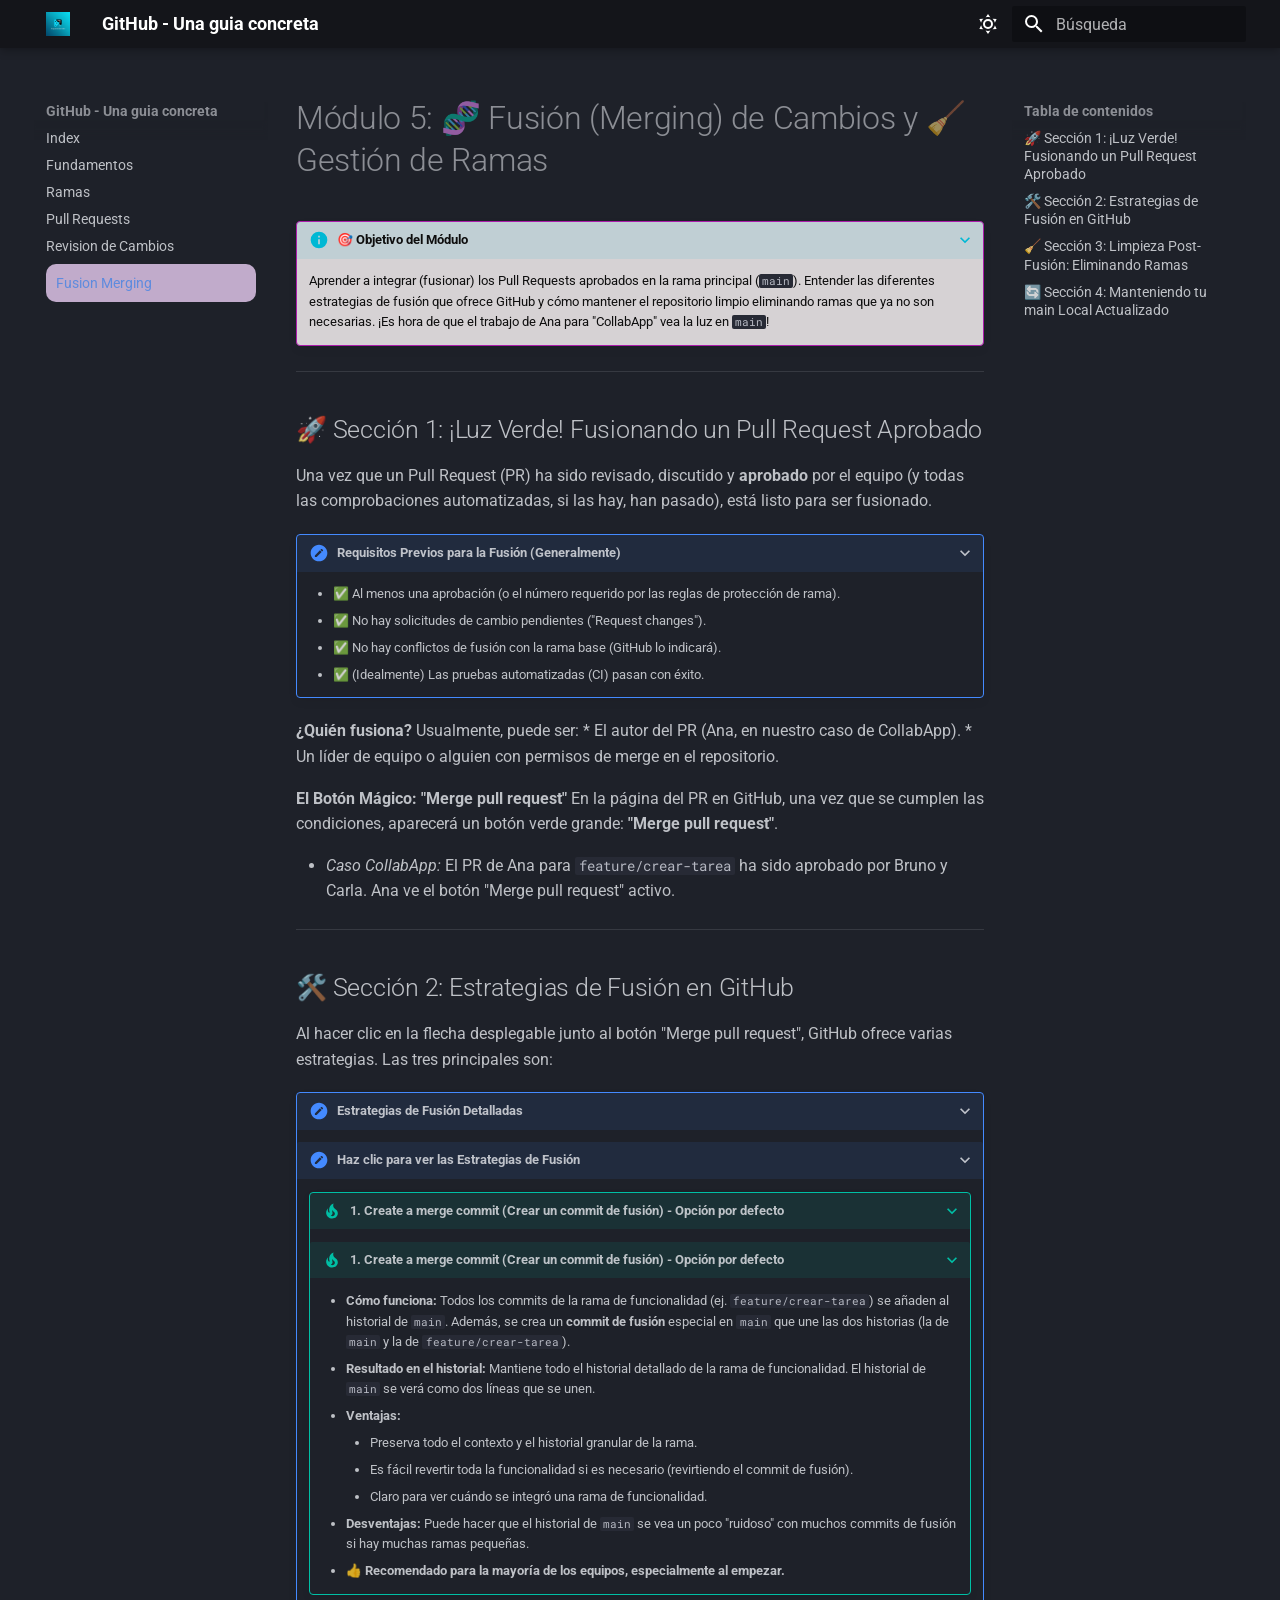
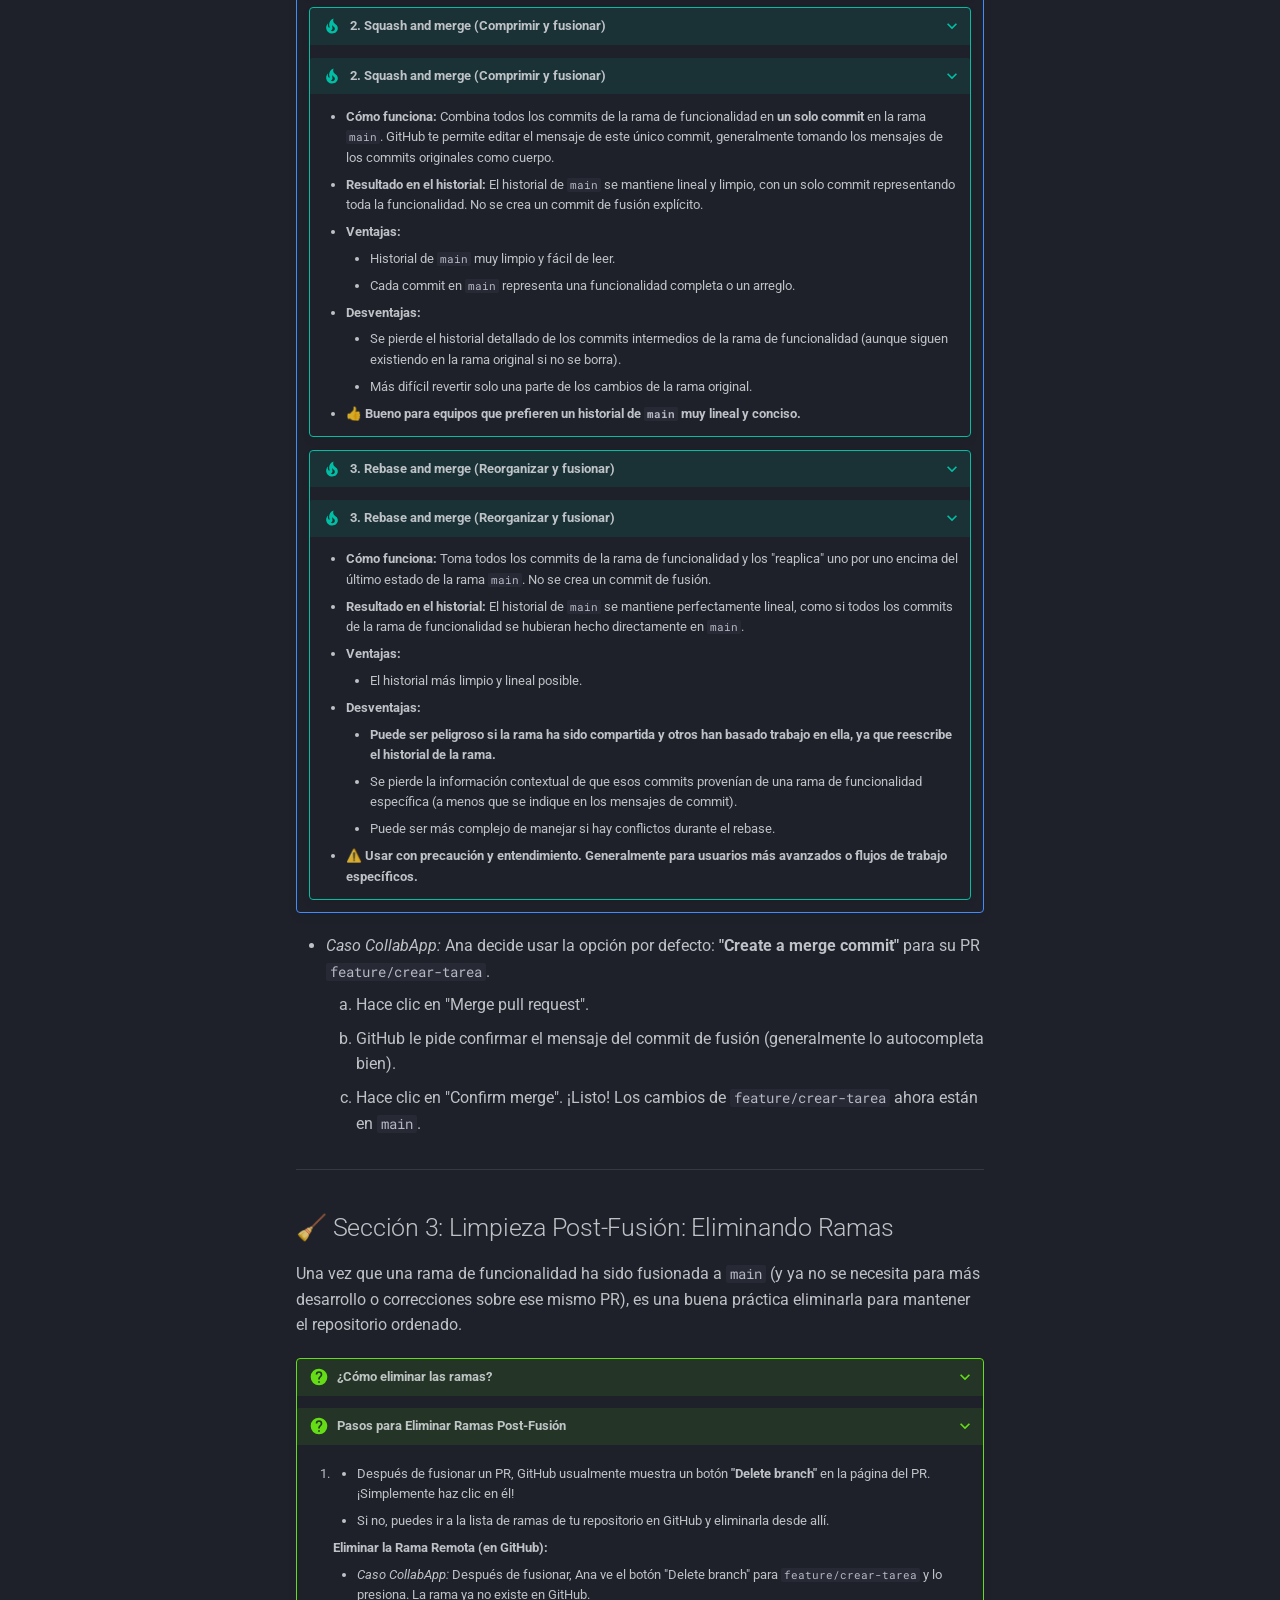
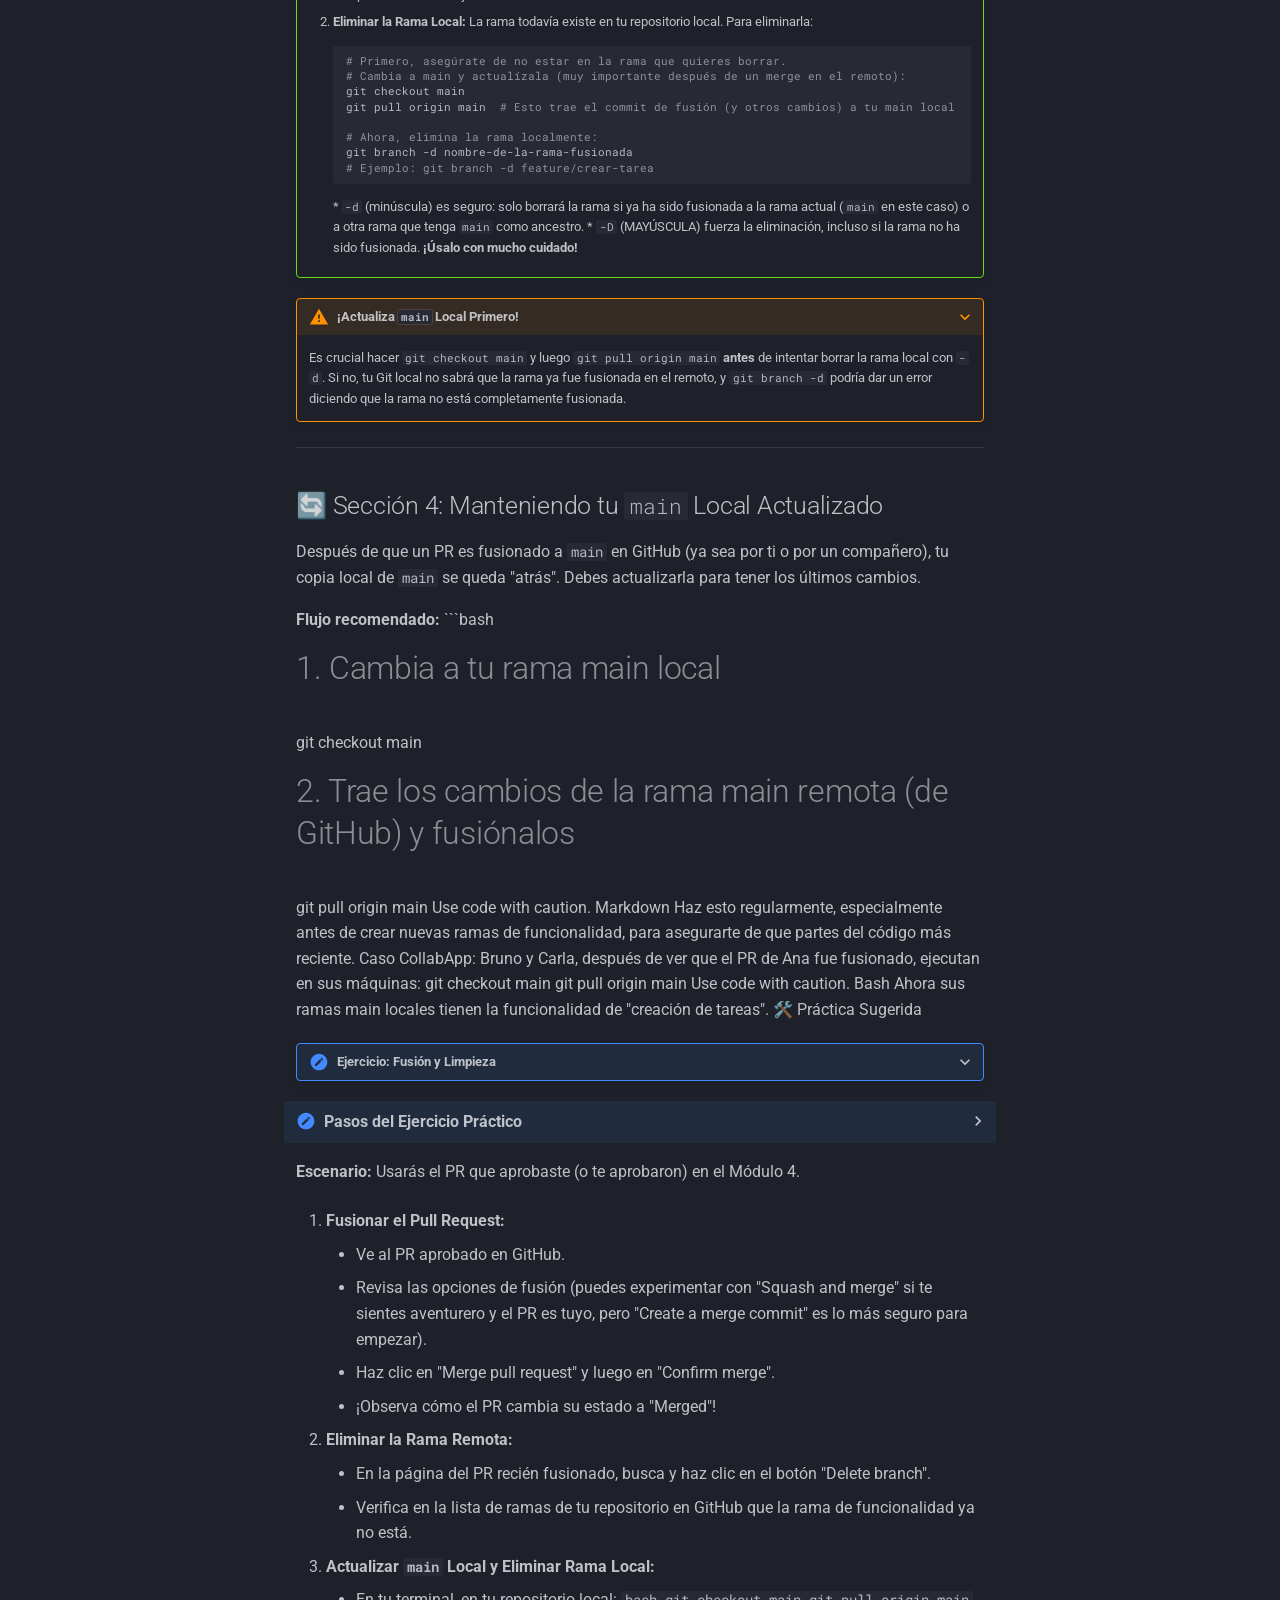
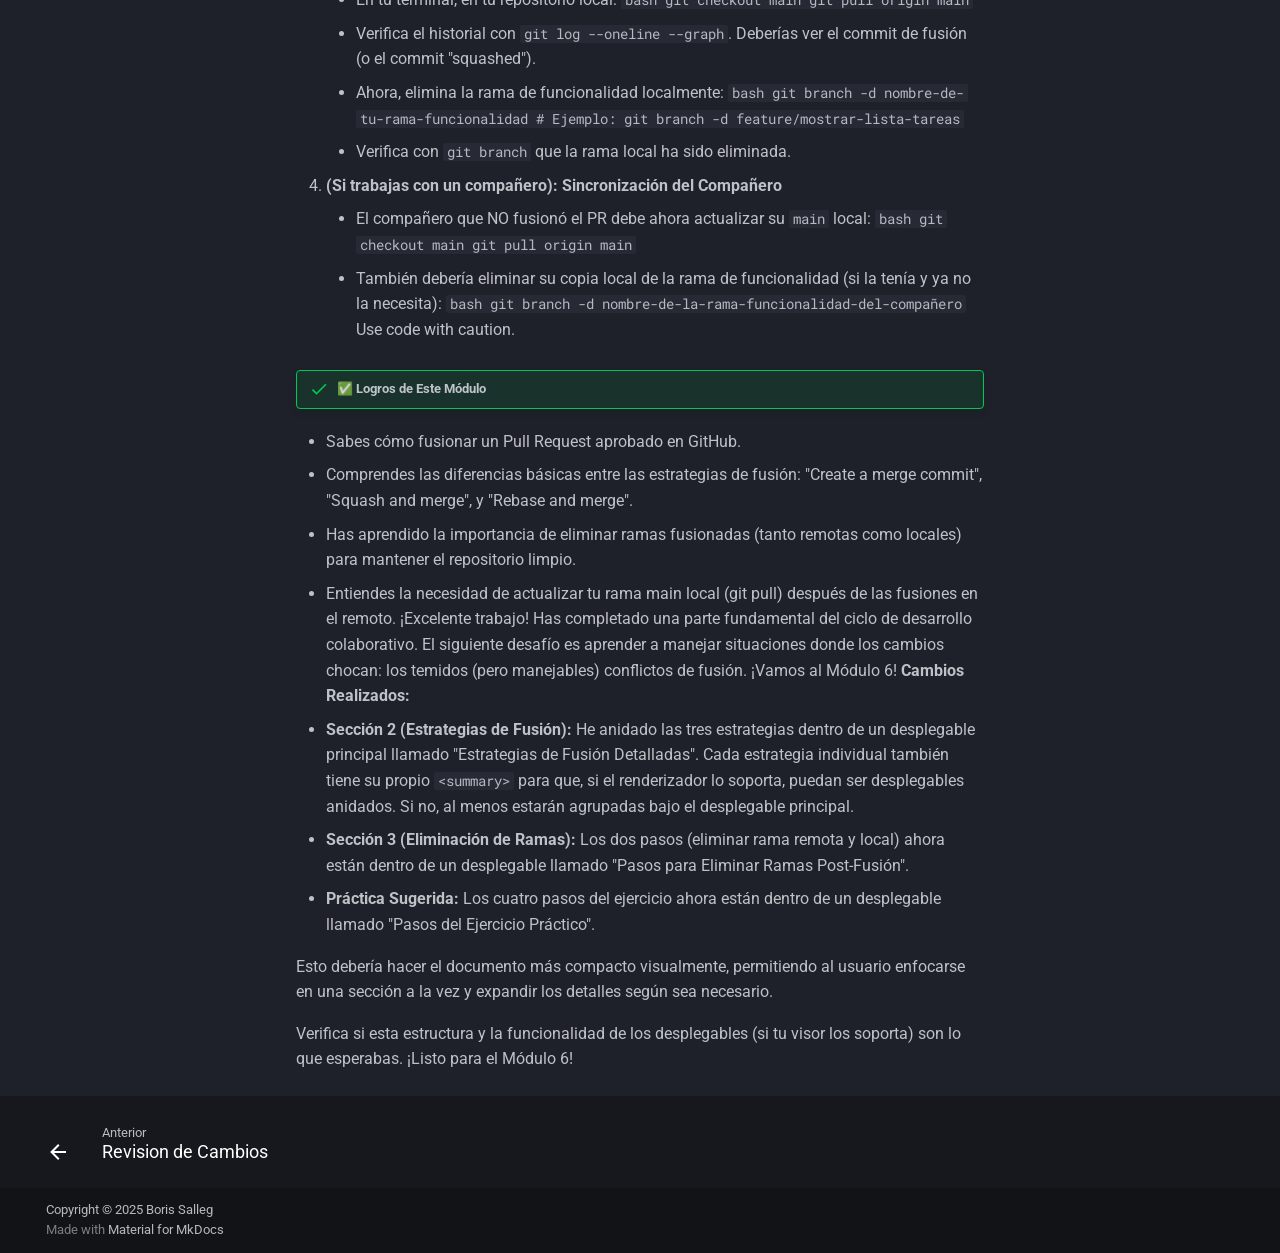
<file: site/mergin/index.html>
<!doctype html>
<html lang="es" class="no-js">
  <head>
    
      <meta charset="utf-8">
      <meta name="viewport" content="width=device-width,initial-scale=1">
      
      
      
      
        <link rel="prev" href="../revision/">
      
      
      
      <link rel="icon" href="../assets/favicon.png">
      <meta name="generator" content="mkdocs-1.6.1, mkdocs-material-9.6.14">
    
    
      
        <title>Fusion Merging - GitHub - Una guia concreta</title>
      
    
    
      <link rel="stylesheet" href="../assets/stylesheets/main.342714a4.min.css">
      
        
        <link rel="stylesheet" href="../assets/stylesheets/palette.06af60db.min.css">
      
      


    
    
      
    
    
      
        
        
        <link rel="preconnect" href="https://fonts.gstatic.com" crossorigin>
        <link rel="stylesheet" href="https://fonts.googleapis.com/css?family=Roboto:300,300i,400,400i,700,700i%7CRoboto+Mono:400,400i,700,700i&display=fallback">
        <style>:root{--md-text-font:"Roboto";--md-code-font:"Roboto Mono"}</style>
      
    
    
      <link rel="stylesheet" href="../assets/stylesheets/styles.css">
    
    <script>__md_scope=new URL("..",location),__md_hash=e=>[...e].reduce(((e,_)=>(e<<5)-e+_.charCodeAt(0)),0),__md_get=(e,_=localStorage,t=__md_scope)=>JSON.parse(_.getItem(t.pathname+"."+e)),__md_set=(e,_,t=localStorage,a=__md_scope)=>{try{t.setItem(a.pathname+"."+e,JSON.stringify(_))}catch(e){}}</script>
    
      

    
    
    
  </head>
  
  
    
    
      
    
    
    
    
    <body dir="ltr" data-md-color-scheme="slate" data-md-color-primary="black" data-md-color-accent="deep-purple">
  
    
    <input class="md-toggle" data-md-toggle="drawer" type="checkbox" id="__drawer" autocomplete="off">
    <input class="md-toggle" data-md-toggle="search" type="checkbox" id="__search" autocomplete="off">
    <label class="md-overlay" for="__drawer"></label>
    <div data-md-component="skip">
      
        
        <a href="#modulo-5-fusion-merging-de-cambios-y-gestion-de-ramas" class="md-skip">
          Saltar a contenido
        </a>
      
    </div>
    <div data-md-component="announce">
      
    </div>
    
    
      

  

<header class="md-header md-header--shadow" data-md-component="header">
  <nav class="md-header__inner md-grid" aria-label="Cabecera">
    <a href=".." title="GitHub - Una guia concreta" class="md-header__button md-logo" aria-label="GitHub - Una guia concreta" data-md-component="logo">
      
  <img src="../assets/logo.png" alt="logo">

    </a>
    <label class="md-header__button md-icon" for="__drawer">
      
      <svg xmlns="http://www.w3.org/2000/svg" viewBox="0 0 24 24"><path d="M3 6h18v2H3zm0 5h18v2H3zm0 5h18v2H3z"/></svg>
    </label>
    <div class="md-header__title" data-md-component="header-title">
      <div class="md-header__ellipsis">
        <div class="md-header__topic">
          <span class="md-ellipsis">
            GitHub - Una guia concreta
          </span>
        </div>
        <div class="md-header__topic" data-md-component="header-topic">
          <span class="md-ellipsis">
            
              Fusion Merging
            
          </span>
        </div>
      </div>
    </div>
    
      
        <form class="md-header__option" data-md-component="palette">
  
    
    
    
    <input class="md-option" data-md-color-media="" data-md-color-scheme="slate" data-md-color-primary="black" data-md-color-accent="deep-purple"  aria-label="Dark mode"  type="radio" name="__palette" id="__palette_0">
    
      <label class="md-header__button md-icon" title="Dark mode" for="__palette_1" hidden>
        <svg xmlns="http://www.w3.org/2000/svg" viewBox="0 0 24 24"><path d="M12 7a5 5 0 0 1 5 5 5 5 0 0 1-5 5 5 5 0 0 1-5-5 5 5 0 0 1 5-5m0 2a3 3 0 0 0-3 3 3 3 0 0 0 3 3 3 3 0 0 0 3-3 3 3 0 0 0-3-3m0-7 2.39 3.42C13.65 5.15 12.84 5 12 5s-1.65.15-2.39.42zM3.34 7l4.16-.35A7.2 7.2 0 0 0 5.94 8.5c-.44.74-.69 1.5-.83 2.29zm.02 10 1.76-3.77a7.131 7.131 0 0 0 2.38 4.14zM20.65 7l-1.77 3.79a7.02 7.02 0 0 0-2.38-4.15zm-.01 10-4.14.36c.59-.51 1.12-1.14 1.54-1.86.42-.73.69-1.5.83-2.29zM12 22l-2.41-3.44c.74.27 1.55.44 2.41.44.82 0 1.63-.17 2.37-.44z"/></svg>
      </label>
    
  
    
    
    
    <input class="md-option" data-md-color-media="" data-md-color-scheme="default" data-md-color-primary="purple" data-md-color-accent="orange"  aria-label="Light mode"  type="radio" name="__palette" id="__palette_1">
    
      <label class="md-header__button md-icon" title="Light mode" for="__palette_0" hidden>
        <svg xmlns="http://www.w3.org/2000/svg" viewBox="0 0 24 24"><path d="m17.75 4.09-2.53 1.94.91 3.06-2.63-1.81-2.63 1.81.91-3.06-2.53-1.94L12.44 4l1.06-3 1.06 3zm3.5 6.91-1.64 1.25.59 1.98-1.7-1.17-1.7 1.17.59-1.98L15.75 11l2.06-.05L18.5 9l.69 1.95zm-2.28 4.95c.83-.08 1.72 1.1 1.19 1.85-.32.45-.66.87-1.08 1.27C15.17 23 8.84 23 4.94 19.07c-3.91-3.9-3.91-10.24 0-14.14.4-.4.82-.76 1.27-1.08.75-.53 1.93.36 1.85 1.19-.27 2.86.69 5.83 2.89 8.02a9.96 9.96 0 0 0 8.02 2.89m-1.64 2.02a12.08 12.08 0 0 1-7.8-3.47c-2.17-2.19-3.33-5-3.49-7.82-2.81 3.14-2.7 7.96.31 10.98 3.02 3.01 7.84 3.12 10.98.31"/></svg>
      </label>
    
  
</form>
      
    
    
      <script>var palette=__md_get("__palette");if(palette&&palette.color){if("(prefers-color-scheme)"===palette.color.media){var media=matchMedia("(prefers-color-scheme: light)"),input=document.querySelector(media.matches?"[data-md-color-media='(prefers-color-scheme: light)']":"[data-md-color-media='(prefers-color-scheme: dark)']");palette.color.media=input.getAttribute("data-md-color-media"),palette.color.scheme=input.getAttribute("data-md-color-scheme"),palette.color.primary=input.getAttribute("data-md-color-primary"),palette.color.accent=input.getAttribute("data-md-color-accent")}for(var[key,value]of Object.entries(palette.color))document.body.setAttribute("data-md-color-"+key,value)}</script>
    
    
    
      
      
        <label class="md-header__button md-icon" for="__search">
          
          <svg xmlns="http://www.w3.org/2000/svg" viewBox="0 0 24 24"><path d="M9.5 3A6.5 6.5 0 0 1 16 9.5c0 1.61-.59 3.09-1.56 4.23l.27.27h.79l5 5-1.5 1.5-5-5v-.79l-.27-.27A6.52 6.52 0 0 1 9.5 16 6.5 6.5 0 0 1 3 9.5 6.5 6.5 0 0 1 9.5 3m0 2C7 5 5 7 5 9.5S7 14 9.5 14 14 12 14 9.5 12 5 9.5 5"/></svg>
        </label>
        <div class="md-search" data-md-component="search" role="dialog">
  <label class="md-search__overlay" for="__search"></label>
  <div class="md-search__inner" role="search">
    <form class="md-search__form" name="search">
      <input type="text" class="md-search__input" name="query" aria-label="Búsqueda" placeholder="Búsqueda" autocapitalize="off" autocorrect="off" autocomplete="off" spellcheck="false" data-md-component="search-query" required>
      <label class="md-search__icon md-icon" for="__search">
        
        <svg xmlns="http://www.w3.org/2000/svg" viewBox="0 0 24 24"><path d="M9.5 3A6.5 6.5 0 0 1 16 9.5c0 1.61-.59 3.09-1.56 4.23l.27.27h.79l5 5-1.5 1.5-5-5v-.79l-.27-.27A6.52 6.52 0 0 1 9.5 16 6.5 6.5 0 0 1 3 9.5 6.5 6.5 0 0 1 9.5 3m0 2C7 5 5 7 5 9.5S7 14 9.5 14 14 12 14 9.5 12 5 9.5 5"/></svg>
        
        <svg xmlns="http://www.w3.org/2000/svg" viewBox="0 0 24 24"><path d="M20 11v2H8l5.5 5.5-1.42 1.42L4.16 12l7.92-7.92L13.5 5.5 8 11z"/></svg>
      </label>
      <nav class="md-search__options" aria-label="Buscar">
        
        <button type="reset" class="md-search__icon md-icon" title="Limpiar" aria-label="Limpiar" tabindex="-1">
          
          <svg xmlns="http://www.w3.org/2000/svg" viewBox="0 0 24 24"><path d="M19 6.41 17.59 5 12 10.59 6.41 5 5 6.41 10.59 12 5 17.59 6.41 19 12 13.41 17.59 19 19 17.59 13.41 12z"/></svg>
        </button>
      </nav>
      
    </form>
    <div class="md-search__output">
      <div class="md-search__scrollwrap" tabindex="0" data-md-scrollfix>
        <div class="md-search-result" data-md-component="search-result">
          <div class="md-search-result__meta">
            Inicializando búsqueda
          </div>
          <ol class="md-search-result__list" role="presentation"></ol>
        </div>
      </div>
    </div>
  </div>
</div>
      
    
    
  </nav>
  
</header>
    
    <div class="md-container" data-md-component="container">
      
      
        
          
        
      
      <main class="md-main" data-md-component="main">
        <div class="md-main__inner md-grid">
          
            
              
              <div class="md-sidebar md-sidebar--primary" data-md-component="sidebar" data-md-type="navigation" >
                <div class="md-sidebar__scrollwrap">
                  <div class="md-sidebar__inner">
                    



<nav class="md-nav md-nav--primary" aria-label="Navegación" data-md-level="0">
  <label class="md-nav__title" for="__drawer">
    <a href=".." title="GitHub - Una guia concreta" class="md-nav__button md-logo" aria-label="GitHub - Una guia concreta" data-md-component="logo">
      
  <img src="../assets/logo.png" alt="logo">

    </a>
    GitHub - Una guia concreta
  </label>
  
  <ul class="md-nav__list" data-md-scrollfix>
    
      
      
  
  
  
  
    <li class="md-nav__item">
      <a href=".." class="md-nav__link">
        
  
  
  <span class="md-ellipsis">
    Index
    
  </span>
  

      </a>
    </li>
  

    
      
      
  
  
  
  
    <li class="md-nav__item">
      <a href="../fundamentos/" class="md-nav__link">
        
  
  
  <span class="md-ellipsis">
    Fundamentos
    
  </span>
  

      </a>
    </li>
  

    
      
      
  
  
  
  
    <li class="md-nav__item">
      <a href="../ramas/" class="md-nav__link">
        
  
  
  <span class="md-ellipsis">
    Ramas
    
  </span>
  

      </a>
    </li>
  

    
      
      
  
  
  
  
    <li class="md-nav__item">
      <a href="../request/" class="md-nav__link">
        
  
  
  <span class="md-ellipsis">
    Pull Requests
    
  </span>
  

      </a>
    </li>
  

    
      
      
  
  
  
  
    <li class="md-nav__item">
      <a href="../revision/" class="md-nav__link">
        
  
  
  <span class="md-ellipsis">
    Revision de Cambios
    
  </span>
  

      </a>
    </li>
  

    
      
      
  
  
    
  
  
  
    <li class="md-nav__item md-nav__item--active">
      
      <input class="md-nav__toggle md-toggle" type="checkbox" id="__toc">
      
      
        
      
      
        <label class="md-nav__link md-nav__link--active" for="__toc">
          
  
  
  <span class="md-ellipsis">
    Fusion Merging
    
  </span>
  

          <span class="md-nav__icon md-icon"></span>
        </label>
      
      <a href="./" class="md-nav__link md-nav__link--active">
        
  
  
  <span class="md-ellipsis">
    Fusion Merging
    
  </span>
  

      </a>
      
        

<nav class="md-nav md-nav--secondary" aria-label="Tabla de contenidos">
  
  
  
    
  
  
    <label class="md-nav__title" for="__toc">
      <span class="md-nav__icon md-icon"></span>
      Tabla de contenidos
    </label>
    <ul class="md-nav__list" data-md-component="toc" data-md-scrollfix>
      
        <li class="md-nav__item">
  <a href="#seccion-1-luz-verde-fusionando-un-pull-request-aprobado" class="md-nav__link">
    <span class="md-ellipsis">
      🚀 Sección 1: ¡Luz Verde! Fusionando un Pull Request Aprobado
    </span>
  </a>
  
</li>
      
        <li class="md-nav__item">
  <a href="#seccion-2-estrategias-de-fusion-en-github" class="md-nav__link">
    <span class="md-ellipsis">
      🛠️ Sección 2: Estrategias de Fusión en GitHub
    </span>
  </a>
  
</li>
      
        <li class="md-nav__item">
  <a href="#seccion-3-limpieza-post-fusion-eliminando-ramas" class="md-nav__link">
    <span class="md-ellipsis">
      🧹 Sección 3: Limpieza Post-Fusión: Eliminando Ramas
    </span>
  </a>
  
</li>
      
        <li class="md-nav__item">
  <a href="#seccion-4-manteniendo-tu-main-local-actualizado" class="md-nav__link">
    <span class="md-ellipsis">
      🔄 Sección 4: Manteniendo tu main Local Actualizado
    </span>
  </a>
  
</li>
      
    </ul>
  
</nav>
      
    </li>
  

    
  </ul>
</nav>
                  </div>
                </div>
              </div>
            
            
              
              <div class="md-sidebar md-sidebar--secondary" data-md-component="sidebar" data-md-type="toc" >
                <div class="md-sidebar__scrollwrap">
                  <div class="md-sidebar__inner">
                    

<nav class="md-nav md-nav--secondary" aria-label="Tabla de contenidos">
  
  
  
    
  
  
    <label class="md-nav__title" for="__toc">
      <span class="md-nav__icon md-icon"></span>
      Tabla de contenidos
    </label>
    <ul class="md-nav__list" data-md-component="toc" data-md-scrollfix>
      
        <li class="md-nav__item">
  <a href="#seccion-1-luz-verde-fusionando-un-pull-request-aprobado" class="md-nav__link">
    <span class="md-ellipsis">
      🚀 Sección 1: ¡Luz Verde! Fusionando un Pull Request Aprobado
    </span>
  </a>
  
</li>
      
        <li class="md-nav__item">
  <a href="#seccion-2-estrategias-de-fusion-en-github" class="md-nav__link">
    <span class="md-ellipsis">
      🛠️ Sección 2: Estrategias de Fusión en GitHub
    </span>
  </a>
  
</li>
      
        <li class="md-nav__item">
  <a href="#seccion-3-limpieza-post-fusion-eliminando-ramas" class="md-nav__link">
    <span class="md-ellipsis">
      🧹 Sección 3: Limpieza Post-Fusión: Eliminando Ramas
    </span>
  </a>
  
</li>
      
        <li class="md-nav__item">
  <a href="#seccion-4-manteniendo-tu-main-local-actualizado" class="md-nav__link">
    <span class="md-ellipsis">
      🔄 Sección 4: Manteniendo tu main Local Actualizado
    </span>
  </a>
  
</li>
      
    </ul>
  
</nav>
                  </div>
                </div>
              </div>
            
          
          
            <div class="md-content" data-md-component="content">
              <article class="md-content__inner md-typeset">
                
                  



<h1 id="modulo-5-fusion-merging-de-cambios-y-gestion-de-ramas">Módulo 5: 🧬 Fusión (Merging) de Cambios y 🧹 Gestión de Ramas</h1>
<details class="info" open="open">
<summary>🎯 Objetivo del Módulo</summary>
<p>Aprender a integrar (fusionar) los Pull Requests aprobados en la rama principal (<code>main</code>). Entender las diferentes estrategias de fusión que ofrece GitHub y cómo mantener el repositorio limpio eliminando ramas que ya no son necesarias. ¡Es hora de que el trabajo de Ana para "CollabApp" vea la luz en <code>main</code>!</p>
</details>
<hr />
<h2 id="seccion-1-luz-verde-fusionando-un-pull-request-aprobado">🚀 Sección 1: ¡Luz Verde! Fusionando un Pull Request Aprobado</h2>
<p>Una vez que un Pull Request (PR) ha sido revisado, discutido y <strong>aprobado</strong> por el equipo (y todas las comprobaciones automatizadas, si las hay, han pasado), está listo para ser fusionado.</p>
<details class="check" open="open">
<summary>Requisitos Previos para la Fusión (Generalmente)</summary>
<ul>
<li>✅ Al menos una aprobación (o el número requerido por las reglas de protección de rama).</li>
<li>✅ No hay solicitudes de cambio pendientes ("Request changes").</li>
<li>✅ No hay conflictos de fusión con la rama base (GitHub lo indicará).</li>
<li>✅ (Idealmente) Las pruebas automatizadas (CI) pasan con éxito.</li>
</ul>
</details>
<p><strong>¿Quién fusiona?</strong> Usualmente, puede ser:
*   El autor del PR (Ana, en nuestro caso de CollabApp).
*   Un líder de equipo o alguien con permisos de merge en el repositorio.</p>
<p><strong>El Botón Mágico: "Merge pull request"</strong>
En la página del PR en GitHub, una vez que se cumplen las condiciones, aparecerá un botón verde grande: <strong>"Merge pull request"</strong>.</p>
<ul>
<li><em>Caso CollabApp:</em> El PR de Ana para <code>feature/crear-tarea</code> ha sido aprobado por Bruno y Carla. Ana ve el botón "Merge pull request" activo.</li>
</ul>
<hr />
<h2 id="seccion-2-estrategias-de-fusion-en-github">🛠️ Sección 2: Estrategias de Fusión en GitHub</h2>
<p>Al hacer clic en la flecha desplegable junto al botón "Merge pull request", GitHub ofrece varias estrategias. Las tres principales son:</p>
<details class="details" open="open">
<summary>Estrategias de Fusión Detalladas</summary>
<p><summary>Haz clic para ver las Estrategias de Fusión</summary></p>
<details class="tip" open="open">
<summary>1. Create a merge commit (Crear un commit de fusión) - Opción por defecto</summary>
<p><summary><strong>1. Create a merge commit (Crear un commit de fusión)</strong> - Opción por defecto</summary></p>
<ul>
<li><strong>Cómo funciona:</strong> Todos los commits de la rama de funcionalidad (ej. <code>feature/crear-tarea</code>) se añaden al historial de <code>main</code>. Además, se crea un <strong>commit de fusión</strong> especial en <code>main</code> que une las dos historias (la de <code>main</code> y la de <code>feature/crear-tarea</code>).</li>
<li><strong>Resultado en el historial:</strong> Mantiene todo el historial detallado de la rama de funcionalidad. El historial de <code>main</code> se verá como dos líneas que se unen.</li>
<li><strong>Ventajas:</strong><ul>
<li>Preserva todo el contexto y el historial granular de la rama.</li>
<li>Es fácil revertir toda la funcionalidad si es necesario (revirtiendo el commit de fusión).</li>
<li>Claro para ver cuándo se integró una rama de funcionalidad.</li>
</ul>
</li>
<li><strong>Desventajas:</strong> Puede hacer que el historial de <code>main</code> se vea un poco "ruidoso" con muchos commits de fusión si hay muchas ramas pequeñas.</li>
<li>👍 <strong>Recomendado para la mayoría de los equipos, especialmente al empezar.</strong></li>
</ul>
</details>
<details class="tip" open="open">
<summary>2. Squash and merge (Comprimir y fusionar)</summary>
<p><summary><strong>2. Squash and merge (Comprimir y fusionar)</strong></summary></p>
<ul>
<li><strong>Cómo funciona:</strong> Combina todos los commits de la rama de funcionalidad en <strong>un solo commit</strong> en la rama <code>main</code>. GitHub te permite editar el mensaje de este único commit, generalmente tomando los mensajes de los commits originales como cuerpo.</li>
<li><strong>Resultado en el historial:</strong> El historial de <code>main</code> se mantiene lineal y limpio, con un solo commit representando toda la funcionalidad. No se crea un commit de fusión explícito.</li>
<li><strong>Ventajas:</strong><ul>
<li>Historial de <code>main</code> muy limpio y fácil de leer.</li>
<li>Cada commit en <code>main</code> representa una funcionalidad completa o un arreglo.</li>
</ul>
</li>
<li><strong>Desventajas:</strong><ul>
<li>Se pierde el historial detallado de los commits intermedios de la rama de funcionalidad (aunque siguen existiendo en la rama original si no se borra).</li>
<li>Más difícil revertir solo una parte de los cambios de la rama original.</li>
</ul>
</li>
<li>👍 <strong>Bueno para equipos que prefieren un historial de <code>main</code> muy lineal y conciso.</strong></li>
</ul>
</details>
<details class="tip" open="open">
<summary>3. Rebase and merge (Reorganizar y fusionar)</summary>
<p><summary><strong>3. Rebase and merge (Reorganizar y fusionar)</strong></summary></p>
<ul>
<li><strong>Cómo funciona:</strong> Toma todos los commits de la rama de funcionalidad y los "reaplica" uno por uno encima del último estado de la rama <code>main</code>. No se crea un commit de fusión.</li>
<li><strong>Resultado en el historial:</strong> El historial de <code>main</code> se mantiene perfectamente lineal, como si todos los commits de la rama de funcionalidad se hubieran hecho directamente en <code>main</code>.</li>
<li><strong>Ventajas:</strong><ul>
<li>El historial más limpio y lineal posible.</li>
</ul>
</li>
<li><strong>Desventajas:</strong><ul>
<li><strong>Puede ser peligroso si la rama ha sido compartida y otros han basado trabajo en ella, ya que reescribe el historial de la rama.</strong></li>
<li>Se pierde la información contextual de que esos commits provenían de una rama de funcionalidad específica (a menos que se indique en los mensajes de commit).</li>
<li>Puede ser más complejo de manejar si hay conflictos durante el rebase.</li>
</ul>
</li>
<li>⚠️ <strong>Usar con precaución y entendimiento. Generalmente para usuarios más avanzados o flujos de trabajo específicos.</strong></li>
</ul>
</details>
</details>
<ul>
<li><em>Caso CollabApp:</em> Ana decide usar la opción por defecto: <strong>"Create a merge commit"</strong> para su PR <code>feature/crear-tarea</code>.<ol>
<li>Hace clic en "Merge pull request".</li>
<li>GitHub le pide confirmar el mensaje del commit de fusión (generalmente lo autocompleta bien).</li>
<li>Hace clic en "Confirm merge".
¡Listo! Los cambios de <code>feature/crear-tarea</code> ahora están en <code>main</code>.</li>
</ol>
</li>
</ul>
<hr />
<h2 id="seccion-3-limpieza-post-fusion-eliminando-ramas">🧹 Sección 3: Limpieza Post-Fusión: Eliminando Ramas</h2>
<p>Una vez que una rama de funcionalidad ha sido fusionada a <code>main</code> (y ya no se necesita para más desarrollo o correcciones sobre ese mismo PR), es una buena práctica eliminarla para mantener el repositorio ordenado.</p>
<details class="question" open="open">
<summary>¿Cómo eliminar las ramas?</summary>
<p><summary>Pasos para Eliminar Ramas Post-Fusión</summary></p>
<ol>
<li>
<ul>
<li>Después de fusionar un PR, GitHub usualmente muestra un botón <strong>"Delete branch"</strong> en la página del PR. ¡Simplemente haz clic en él!</li>
<li>Si no, puedes ir a la lista de ramas de tu repositorio en GitHub y eliminarla desde allí.</li>
</ul>
<p><strong>Eliminar la Rama Remota (en GitHub):</strong></p>
<ul>
<li><em>Caso CollabApp:</em> Después de fusionar, Ana ve el botón "Delete branch" para <code>feature/crear-tarea</code> y lo presiona. La rama ya no existe en GitHub.</li>
</ul>
</li>
<li>
<p><strong>Eliminar la Rama Local:</strong>
    La rama todavía existe en tu repositorio local. Para eliminarla:</p>
<p><div class="language-bash highlight"><pre><span></span><code><span id="__span-0-1"><a id="__codelineno-0-1" name="__codelineno-0-1" href="#__codelineno-0-1"></a><span class="c1"># Primero, asegúrate de no estar en la rama que quieres borrar.</span>
</span><span id="__span-0-2"><a id="__codelineno-0-2" name="__codelineno-0-2" href="#__codelineno-0-2"></a><span class="c1"># Cambia a main y actualízala (muy importante después de un merge en el remoto):</span>
</span><span id="__span-0-3"><a id="__codelineno-0-3" name="__codelineno-0-3" href="#__codelineno-0-3"></a>git<span class="w"> </span>checkout<span class="w"> </span>main
</span><span id="__span-0-4"><a id="__codelineno-0-4" name="__codelineno-0-4" href="#__codelineno-0-4"></a>git<span class="w"> </span>pull<span class="w"> </span>origin<span class="w"> </span>main<span class="w">  </span><span class="c1"># Esto trae el commit de fusión (y otros cambios) a tu main local</span>
</span><span id="__span-0-5"><a id="__codelineno-0-5" name="__codelineno-0-5" href="#__codelineno-0-5"></a>
</span><span id="__span-0-6"><a id="__codelineno-0-6" name="__codelineno-0-6" href="#__codelineno-0-6"></a><span class="c1"># Ahora, elimina la rama localmente:</span>
</span><span id="__span-0-7"><a id="__codelineno-0-7" name="__codelineno-0-7" href="#__codelineno-0-7"></a>git<span class="w"> </span>branch<span class="w"> </span>-d<span class="w"> </span>nombre-de-la-rama-fusionada
</span><span id="__span-0-8"><a id="__codelineno-0-8" name="__codelineno-0-8" href="#__codelineno-0-8"></a><span class="c1"># Ejemplo: git branch -d feature/crear-tarea</span>
</span></code></pre></div>
*   <code>-d</code> (minúscula) es seguro: solo borrará la rama si ya ha sido fusionada a la rama actual (<code>main</code> en este caso) o a otra rama que tenga <code>main</code> como ancestro.
*   <code>-D</code> (MAYÚSCULA) fuerza la eliminación, incluso si la rama no ha sido fusionada. <strong>¡Úsalo con mucho cuidado!</strong></p>
</li>
</ol>
</details>
<details class="warning" open="open">
<summary>¡Actualiza <code>main</code> Local Primero!</summary>
<p>Es crucial hacer <code>git checkout main</code> y luego <code>git pull origin main</code> <strong>antes</strong> de intentar borrar la rama local con <code>-d</code>. Si no, tu Git local no sabrá que la rama ya fue fusionada en el remoto, y <code>git branch -d</code> podría dar un error diciendo que la rama no está completamente fusionada.</p>
</details>
<hr />
<h2 id="seccion-4-manteniendo-tu-main-local-actualizado">🔄 Sección 4: Manteniendo tu <code>main</code> Local Actualizado</h2>
<p>Después de que un PR es fusionado a <code>main</code> en GitHub (ya sea por ti o por un compañero), tu copia local de <code>main</code> se queda "atrás". Debes actualizarla para tener los últimos cambios.</p>
<p><strong>Flujo recomendado:</strong>
```bash</p>
<h1 id="1-cambia-a-tu-rama-main-local">1. Cambia a tu rama main local</h1>
<p>git checkout main</p>
<h1 id="2-trae-los-cambios-de-la-rama-main-remota-de-github-y-fusionalos">2. Trae los cambios de la rama main remota (de GitHub) y fusiónalos</h1>
<p>git pull origin main
Use code with caution.
Markdown
Haz esto regularmente, especialmente antes de crear nuevas ramas de funcionalidad, para asegurarte de que partes del código más reciente.
Caso CollabApp: Bruno y Carla, después de ver que el PR de Ana fue fusionado, ejecutan en sus máquinas:
git checkout main
git pull origin main
Use code with caution.
Bash
Ahora sus ramas main locales tienen la funcionalidad de "creación de tareas".
🛠️ Práctica Sugerida</p>
<details class="exercise" open="open">
<summary>Ejercicio: Fusión y Limpieza</summary>
</details>
<summary>Pasos del Ejercicio Práctico</summary>
<p><strong>Escenario:</strong> Usarás el PR que aprobaste (o te aprobaron) en el Módulo 4.</p>
<ol>
<li>
<p><strong>Fusionar el Pull Request:</strong></p>
<ul>
<li>Ve al PR aprobado en GitHub.</li>
<li>Revisa las opciones de fusión (puedes experimentar con "Squash and merge" si te sientes aventurero y el PR es tuyo, pero "Create a merge commit" es lo más seguro para empezar).</li>
<li>Haz clic en "Merge pull request" y luego en "Confirm merge".</li>
<li>¡Observa cómo el PR cambia su estado a "Merged"!</li>
</ul>
</li>
<li>
<p><strong>Eliminar la Rama Remota:</strong></p>
<ul>
<li>En la página del PR recién fusionado, busca y haz clic en el botón "Delete branch".</li>
<li>Verifica en la lista de ramas de tu repositorio en GitHub que la rama de funcionalidad ya no está.</li>
</ul>
</li>
<li>
<p><strong>Actualizar <code>main</code> Local y Eliminar Rama Local:</strong></p>
<ul>
<li>En tu terminal, en tu repositorio local:
    <code>bash
    git checkout main
    git pull origin main</code></li>
<li>Verifica el historial con <code>git log --oneline --graph</code>. Deberías ver el commit de fusión (o el commit "squashed").</li>
<li>Ahora, elimina la rama de funcionalidad localmente:
    <code>bash
    git branch -d nombre-de-tu-rama-funcionalidad
    # Ejemplo: git branch -d feature/mostrar-lista-tareas</code></li>
<li>Verifica con <code>git branch</code> que la rama local ha sido eliminada.</li>
</ul>
</li>
<li>
<p><strong>(Si trabajas con un compañero): Sincronización del Compañero</strong></p>
<ul>
<li>El compañero que NO fusionó el PR debe ahora actualizar su <code>main</code> local:
    <code>bash
    git checkout main
    git pull origin main</code></li>
<li>También debería eliminar su copia local de la rama de funcionalidad (si la tenía y ya no la necesita):
    <code>bash
    git branch -d nombre-de-la-rama-funcionalidad-del-compañero</code>
Use code with caution.</li>
</ul>
</li>
</ol>
<div class="admonition success">
<p class="admonition-title">✅ Logros de Este Módulo</p>
</div>
<ul>
<li>Sabes cómo fusionar un Pull Request aprobado en GitHub.</li>
<li>Comprendes las diferencias básicas entre las estrategias de fusión: "Create a merge commit", "Squash and merge", y "Rebase and merge".</li>
<li>Has aprendido la importancia de eliminar ramas fusionadas (tanto remotas como locales) para mantener el repositorio limpio.</li>
<li>
<p>Entiendes la necesidad de actualizar tu rama main local (git pull) después de las fusiones en el remoto.
¡Excelente trabajo! Has completado una parte fundamental del ciclo de desarrollo colaborativo. El siguiente desafío es aprender a manejar situaciones donde los cambios chocan: los temidos (pero manejables) conflictos de fusión. ¡Vamos al Módulo 6!
<strong>Cambios Realizados:</strong></p>
</li>
<li>
<p><strong>Sección 2 (Estrategias de Fusión):</strong> He anidado las tres estrategias dentro de un desplegable principal llamado "Estrategias de Fusión Detalladas". Cada estrategia individual también tiene su propio <code>&lt;summary&gt;</code> para que, si el renderizador lo soporta, puedan ser desplegables anidados. Si no, al menos estarán agrupadas bajo el desplegable principal.</p>
</li>
<li><strong>Sección 3 (Eliminación de Ramas):</strong> Los dos pasos (eliminar rama remota y local) ahora están dentro de un desplegable llamado "Pasos para Eliminar Ramas Post-Fusión".</li>
<li><strong>Práctica Sugerida:</strong> Los cuatro pasos del ejercicio ahora están dentro de un desplegable llamado "Pasos del Ejercicio Práctico".</li>
</ul>
<p>Esto debería hacer el documento más compacto visualmente, permitiendo al usuario enfocarse en una sección a la vez y expandir los detalles según sea necesario.</p>
<p>Verifica si esta estructura y la funcionalidad de los desplegables (si tu visor los soporta) son lo que esperabas. ¡Listo para el Módulo 6!</p>












                
              </article>
            </div>
          
          
  <script>var tabs=__md_get("__tabs");if(Array.isArray(tabs))e:for(var set of document.querySelectorAll(".tabbed-set")){var labels=set.querySelector(".tabbed-labels");for(var tab of tabs)for(var label of labels.getElementsByTagName("label"))if(label.innerText.trim()===tab){var input=document.getElementById(label.htmlFor);input.checked=!0;continue e}}</script>

<script>var target=document.getElementById(location.hash.slice(1));target&&target.name&&(target.checked=target.name.startsWith("__tabbed_"))</script>
        </div>
        
      </main>
      
        <footer class="md-footer">
  
    
      
      <nav class="md-footer__inner md-grid" aria-label="Pie" >
        
          
          <a href="../revision/" class="md-footer__link md-footer__link--prev" aria-label="Anterior: Revision de Cambios">
            <div class="md-footer__button md-icon">
              
              <svg xmlns="http://www.w3.org/2000/svg" viewBox="0 0 24 24"><path d="M20 11v2H8l5.5 5.5-1.42 1.42L4.16 12l7.92-7.92L13.5 5.5 8 11z"/></svg>
            </div>
            <div class="md-footer__title">
              <span class="md-footer__direction">
                Anterior
              </span>
              <div class="md-ellipsis">
                Revision de Cambios
              </div>
            </div>
          </a>
        
        
      </nav>
    
  
  <div class="md-footer-meta md-typeset">
    <div class="md-footer-meta__inner md-grid">
      <div class="md-copyright">
  
    <div class="md-copyright__highlight">
      Copyright &copy; 2025 Boris Salleg
    </div>
  
  
    Made with
    <a href="https://squidfunk.github.io/mkdocs-material/" target="_blank" rel="noopener">
      Material for MkDocs
    </a>
  
</div>
      
    </div>
  </div>
</footer>
      
    </div>
    <div class="md-dialog" data-md-component="dialog">
      <div class="md-dialog__inner md-typeset"></div>
    </div>
    
    
    
      
      <script id="__config" type="application/json">{"base": "..", "features": ["navigation.footer", "navigation.sections", "content.tabs.link", "content.code.annotate", "content.tooltips"], "search": "../assets/javascripts/workers/search.d50fe291.min.js", "tags": null, "translations": {"clipboard.copied": "Copiado al portapapeles", "clipboard.copy": "Copiar al portapapeles", "search.result.more.one": "1 m\u00e1s en esta p\u00e1gina", "search.result.more.other": "# m\u00e1s en esta p\u00e1gina", "search.result.none": "No se encontraron documentos", "search.result.one": "1 documento encontrado", "search.result.other": "# documentos encontrados", "search.result.placeholder": "Teclee para comenzar b\u00fasqueda", "search.result.term.missing": "Falta", "select.version": "Seleccionar versi\u00f3n"}, "version": null}</script>
    
    
      <script src="../assets/javascripts/bundle.13a4f30d.min.js"></script>
      
    
  </body>
</html>
</file>
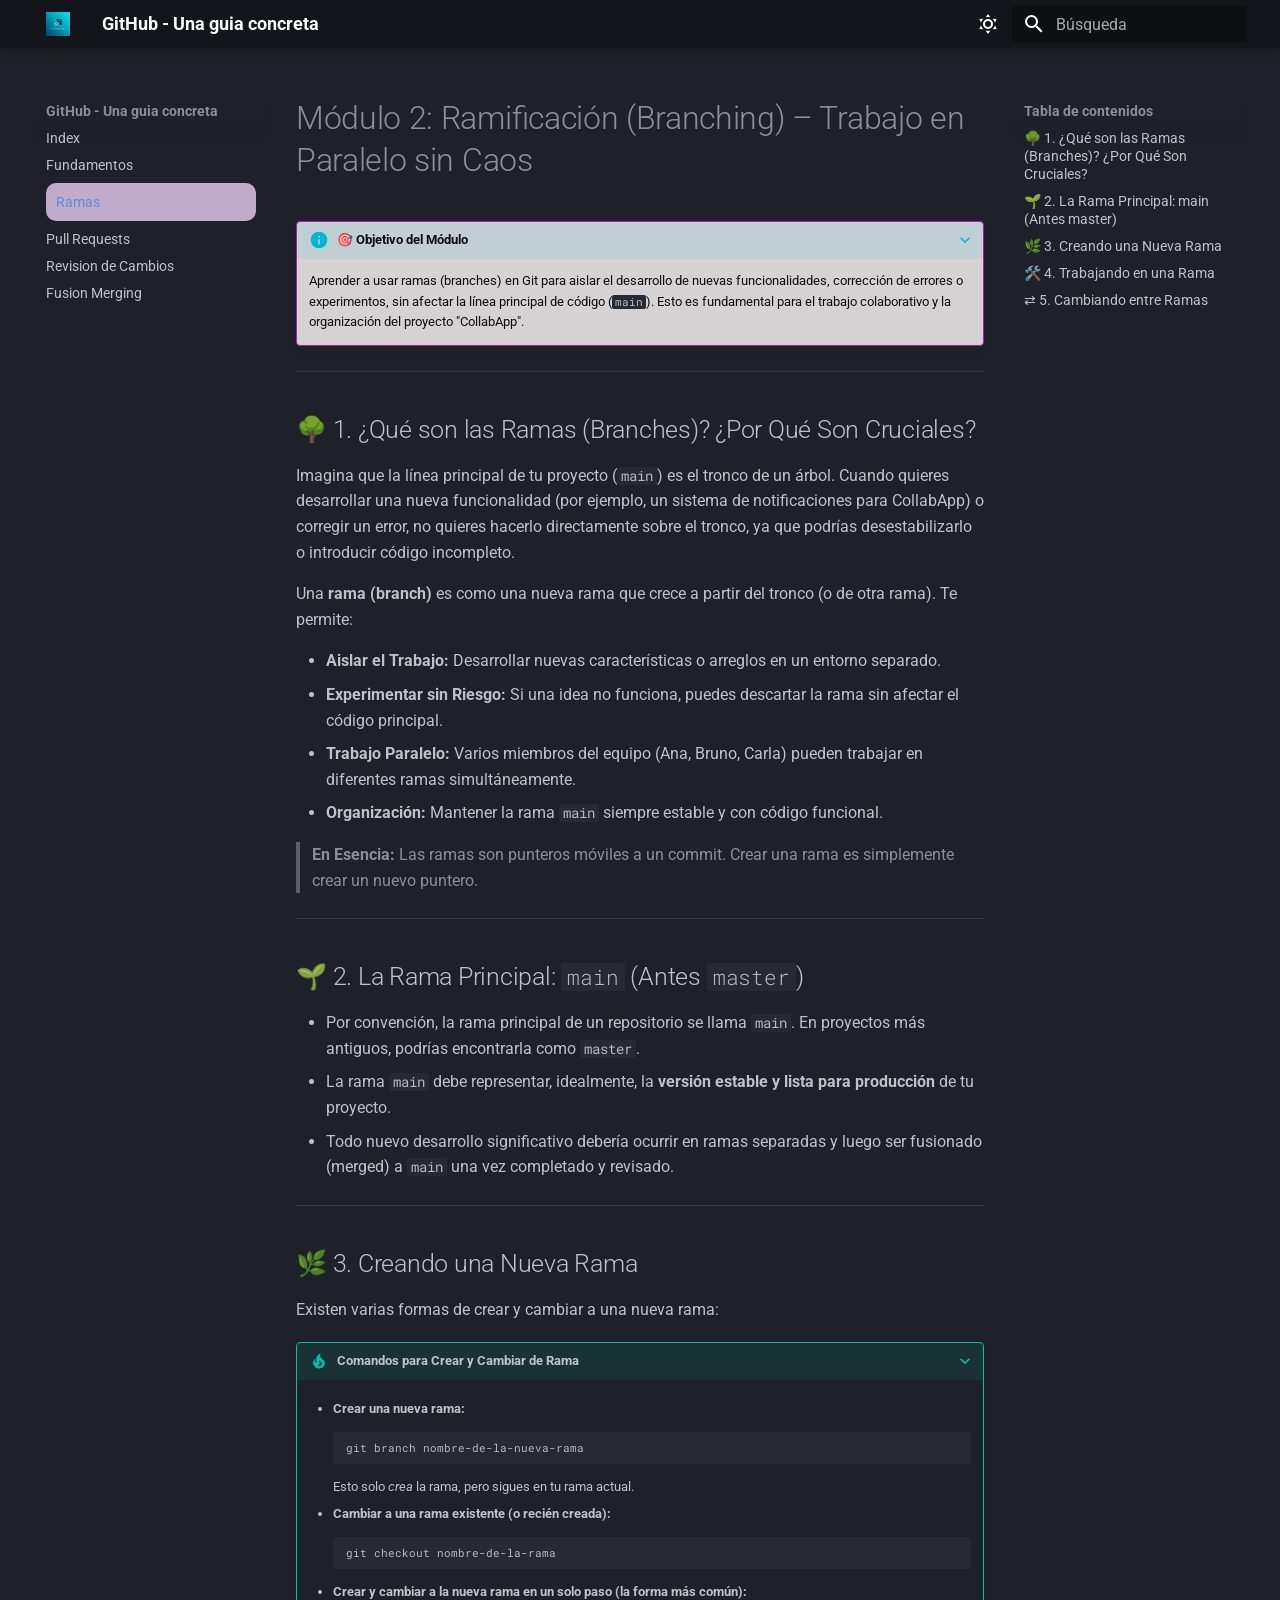
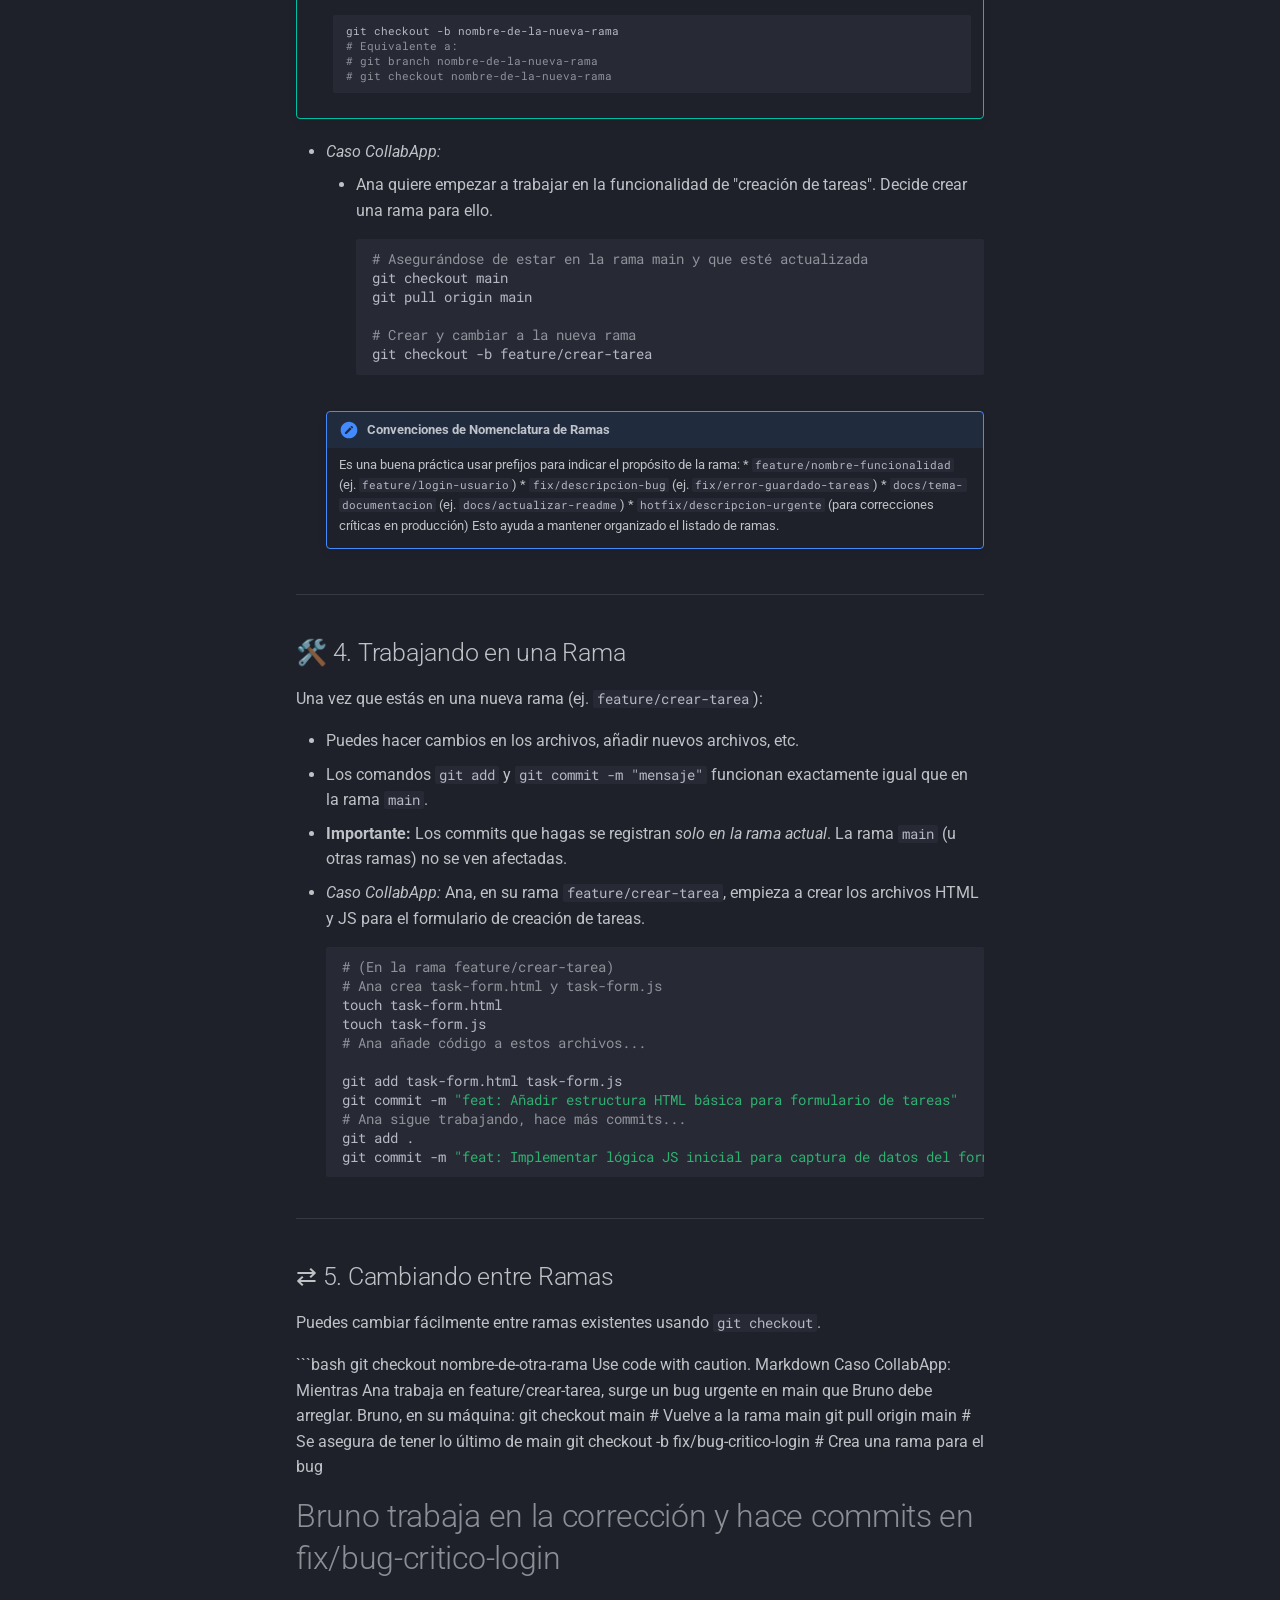
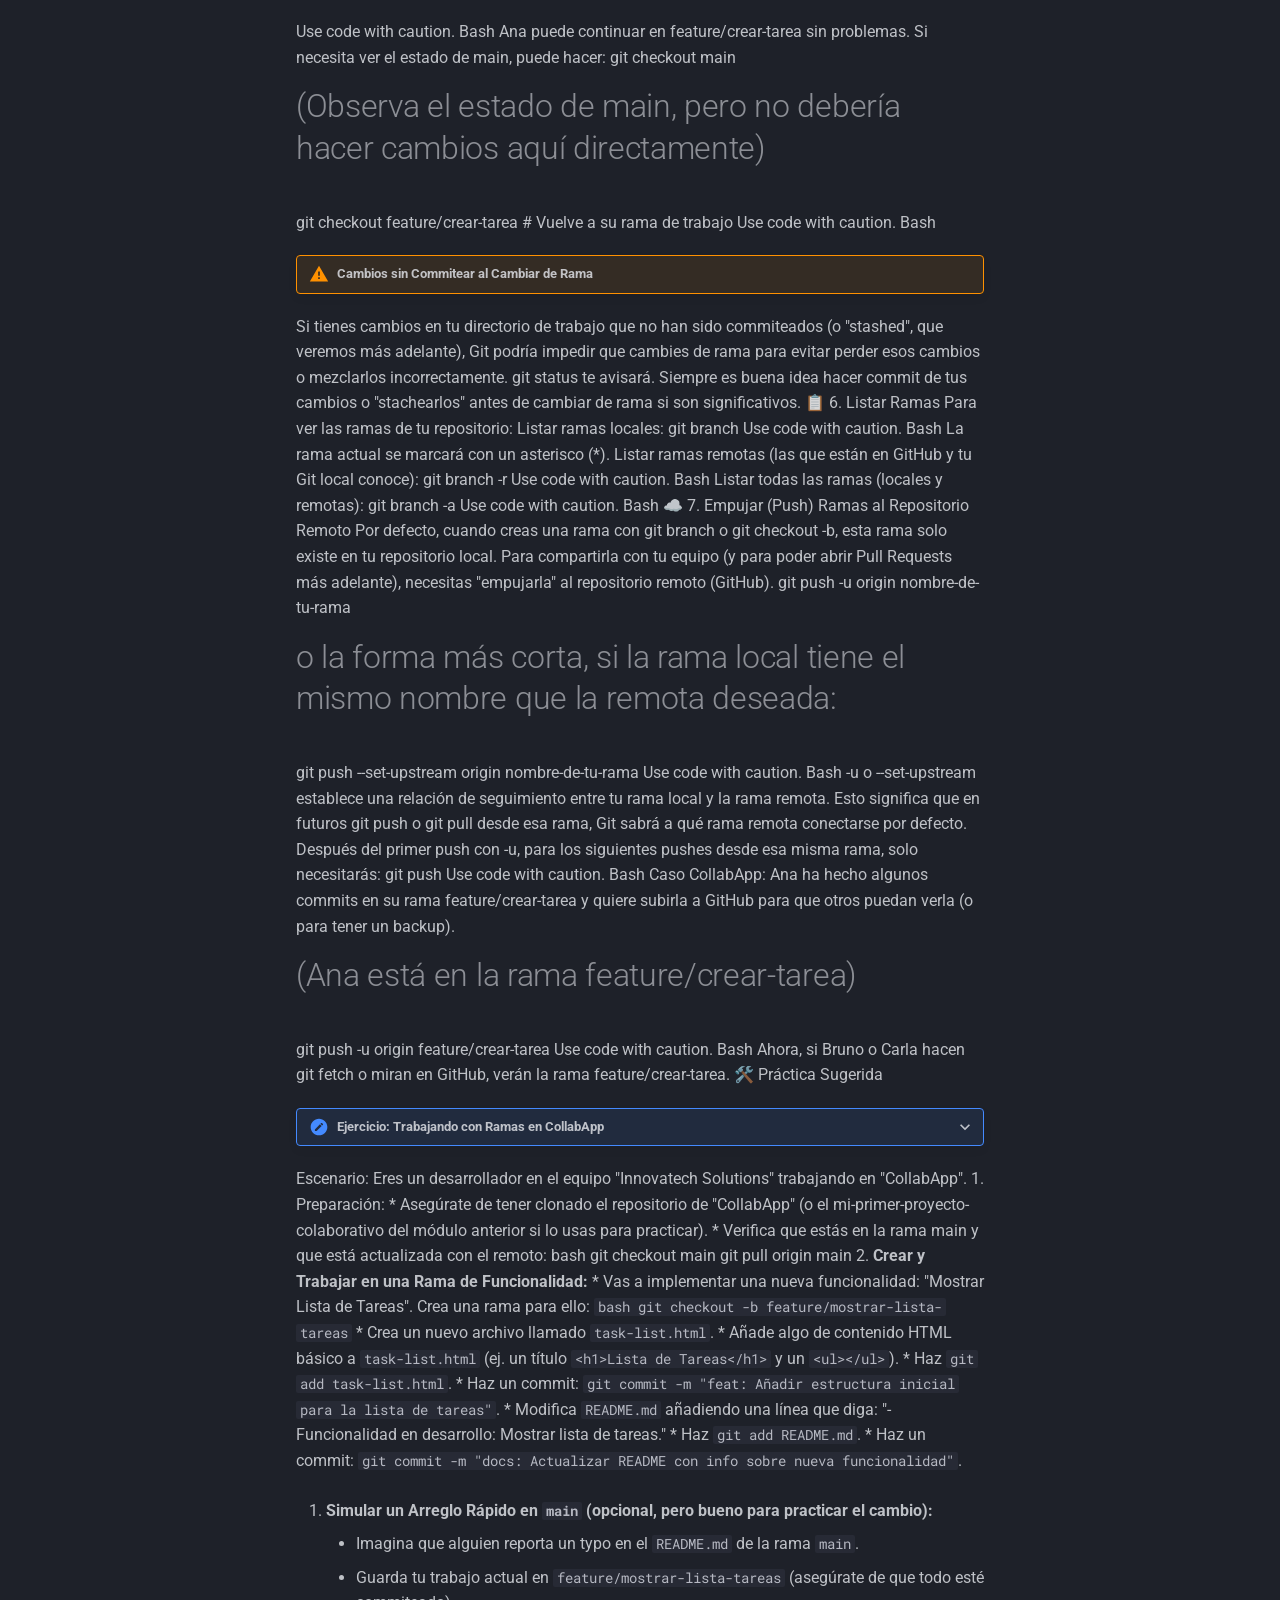
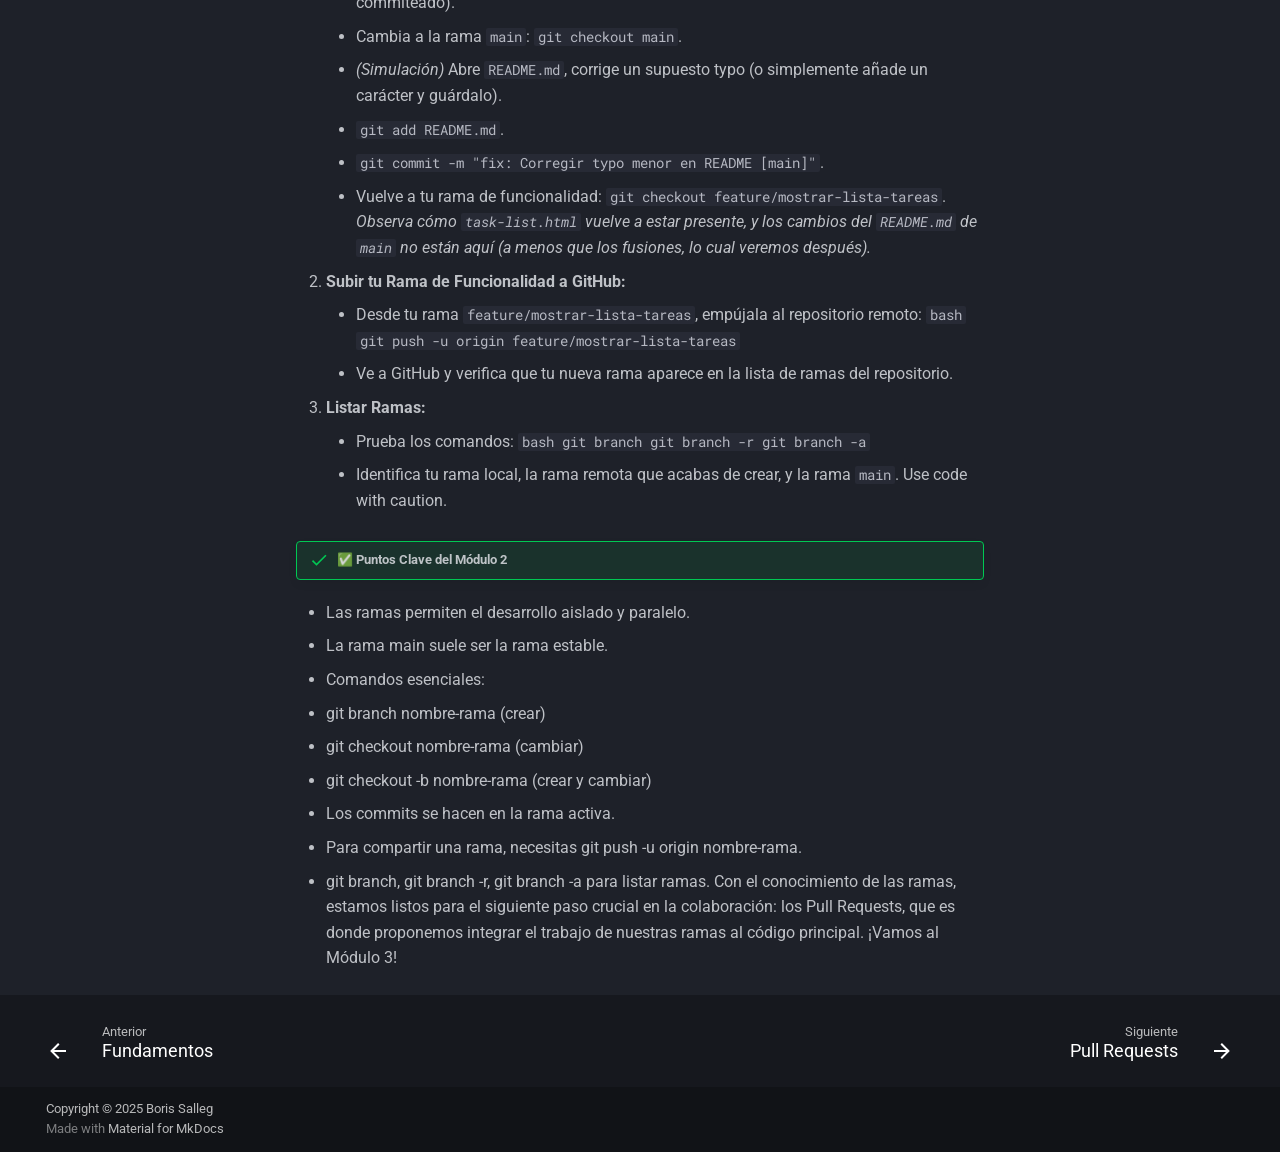
<file: site/ramas/index.html>
<!doctype html>
<html lang="es" class="no-js">
  <head>
    
      <meta charset="utf-8">
      <meta name="viewport" content="width=device-width,initial-scale=1">
      
      
      
      
        <link rel="prev" href="../fundamentos/">
      
      
        <link rel="next" href="../request/">
      
      
      <link rel="icon" href="../assets/favicon.png">
      <meta name="generator" content="mkdocs-1.6.1, mkdocs-material-9.6.14">
    
    
      
        <title>Ramas - GitHub - Una guia concreta</title>
      
    
    
      <link rel="stylesheet" href="../assets/stylesheets/main.342714a4.min.css">
      
        
        <link rel="stylesheet" href="../assets/stylesheets/palette.06af60db.min.css">
      
      


    
    
      
    
    
      
        
        
        <link rel="preconnect" href="https://fonts.gstatic.com" crossorigin>
        <link rel="stylesheet" href="https://fonts.googleapis.com/css?family=Roboto:300,300i,400,400i,700,700i%7CRoboto+Mono:400,400i,700,700i&display=fallback">
        <style>:root{--md-text-font:"Roboto";--md-code-font:"Roboto Mono"}</style>
      
    
    
      <link rel="stylesheet" href="../assets/stylesheets/styles.css">
    
    <script>__md_scope=new URL("..",location),__md_hash=e=>[...e].reduce(((e,_)=>(e<<5)-e+_.charCodeAt(0)),0),__md_get=(e,_=localStorage,t=__md_scope)=>JSON.parse(_.getItem(t.pathname+"."+e)),__md_set=(e,_,t=localStorage,a=__md_scope)=>{try{t.setItem(a.pathname+"."+e,JSON.stringify(_))}catch(e){}}</script>
    
      

    
    
    
  </head>
  
  
    
    
      
    
    
    
    
    <body dir="ltr" data-md-color-scheme="slate" data-md-color-primary="black" data-md-color-accent="deep-purple">
  
    
    <input class="md-toggle" data-md-toggle="drawer" type="checkbox" id="__drawer" autocomplete="off">
    <input class="md-toggle" data-md-toggle="search" type="checkbox" id="__search" autocomplete="off">
    <label class="md-overlay" for="__drawer"></label>
    <div data-md-component="skip">
      
        
        <a href="#modulo-2-ramificacion-branching-trabajo-en-paralelo-sin-caos" class="md-skip">
          Saltar a contenido
        </a>
      
    </div>
    <div data-md-component="announce">
      
    </div>
    
    
      

  

<header class="md-header md-header--shadow" data-md-component="header">
  <nav class="md-header__inner md-grid" aria-label="Cabecera">
    <a href=".." title="GitHub - Una guia concreta" class="md-header__button md-logo" aria-label="GitHub - Una guia concreta" data-md-component="logo">
      
  <img src="../assets/logo.png" alt="logo">

    </a>
    <label class="md-header__button md-icon" for="__drawer">
      
      <svg xmlns="http://www.w3.org/2000/svg" viewBox="0 0 24 24"><path d="M3 6h18v2H3zm0 5h18v2H3zm0 5h18v2H3z"/></svg>
    </label>
    <div class="md-header__title" data-md-component="header-title">
      <div class="md-header__ellipsis">
        <div class="md-header__topic">
          <span class="md-ellipsis">
            GitHub - Una guia concreta
          </span>
        </div>
        <div class="md-header__topic" data-md-component="header-topic">
          <span class="md-ellipsis">
            
              Ramas
            
          </span>
        </div>
      </div>
    </div>
    
      
        <form class="md-header__option" data-md-component="palette">
  
    
    
    
    <input class="md-option" data-md-color-media="" data-md-color-scheme="slate" data-md-color-primary="black" data-md-color-accent="deep-purple"  aria-label="Dark mode"  type="radio" name="__palette" id="__palette_0">
    
      <label class="md-header__button md-icon" title="Dark mode" for="__palette_1" hidden>
        <svg xmlns="http://www.w3.org/2000/svg" viewBox="0 0 24 24"><path d="M12 7a5 5 0 0 1 5 5 5 5 0 0 1-5 5 5 5 0 0 1-5-5 5 5 0 0 1 5-5m0 2a3 3 0 0 0-3 3 3 3 0 0 0 3 3 3 3 0 0 0 3-3 3 3 0 0 0-3-3m0-7 2.39 3.42C13.65 5.15 12.84 5 12 5s-1.65.15-2.39.42zM3.34 7l4.16-.35A7.2 7.2 0 0 0 5.94 8.5c-.44.74-.69 1.5-.83 2.29zm.02 10 1.76-3.77a7.131 7.131 0 0 0 2.38 4.14zM20.65 7l-1.77 3.79a7.02 7.02 0 0 0-2.38-4.15zm-.01 10-4.14.36c.59-.51 1.12-1.14 1.54-1.86.42-.73.69-1.5.83-2.29zM12 22l-2.41-3.44c.74.27 1.55.44 2.41.44.82 0 1.63-.17 2.37-.44z"/></svg>
      </label>
    
  
    
    
    
    <input class="md-option" data-md-color-media="" data-md-color-scheme="default" data-md-color-primary="purple" data-md-color-accent="orange"  aria-label="Light mode"  type="radio" name="__palette" id="__palette_1">
    
      <label class="md-header__button md-icon" title="Light mode" for="__palette_0" hidden>
        <svg xmlns="http://www.w3.org/2000/svg" viewBox="0 0 24 24"><path d="m17.75 4.09-2.53 1.94.91 3.06-2.63-1.81-2.63 1.81.91-3.06-2.53-1.94L12.44 4l1.06-3 1.06 3zm3.5 6.91-1.64 1.25.59 1.98-1.7-1.17-1.7 1.17.59-1.98L15.75 11l2.06-.05L18.5 9l.69 1.95zm-2.28 4.95c.83-.08 1.72 1.1 1.19 1.85-.32.45-.66.87-1.08 1.27C15.17 23 8.84 23 4.94 19.07c-3.91-3.9-3.91-10.24 0-14.14.4-.4.82-.76 1.27-1.08.75-.53 1.93.36 1.85 1.19-.27 2.86.69 5.83 2.89 8.02a9.96 9.96 0 0 0 8.02 2.89m-1.64 2.02a12.08 12.08 0 0 1-7.8-3.47c-2.17-2.19-3.33-5-3.49-7.82-2.81 3.14-2.7 7.96.31 10.98 3.02 3.01 7.84 3.12 10.98.31"/></svg>
      </label>
    
  
</form>
      
    
    
      <script>var palette=__md_get("__palette");if(palette&&palette.color){if("(prefers-color-scheme)"===palette.color.media){var media=matchMedia("(prefers-color-scheme: light)"),input=document.querySelector(media.matches?"[data-md-color-media='(prefers-color-scheme: light)']":"[data-md-color-media='(prefers-color-scheme: dark)']");palette.color.media=input.getAttribute("data-md-color-media"),palette.color.scheme=input.getAttribute("data-md-color-scheme"),palette.color.primary=input.getAttribute("data-md-color-primary"),palette.color.accent=input.getAttribute("data-md-color-accent")}for(var[key,value]of Object.entries(palette.color))document.body.setAttribute("data-md-color-"+key,value)}</script>
    
    
    
      
      
        <label class="md-header__button md-icon" for="__search">
          
          <svg xmlns="http://www.w3.org/2000/svg" viewBox="0 0 24 24"><path d="M9.5 3A6.5 6.5 0 0 1 16 9.5c0 1.61-.59 3.09-1.56 4.23l.27.27h.79l5 5-1.5 1.5-5-5v-.79l-.27-.27A6.52 6.52 0 0 1 9.5 16 6.5 6.5 0 0 1 3 9.5 6.5 6.5 0 0 1 9.5 3m0 2C7 5 5 7 5 9.5S7 14 9.5 14 14 12 14 9.5 12 5 9.5 5"/></svg>
        </label>
        <div class="md-search" data-md-component="search" role="dialog">
  <label class="md-search__overlay" for="__search"></label>
  <div class="md-search__inner" role="search">
    <form class="md-search__form" name="search">
      <input type="text" class="md-search__input" name="query" aria-label="Búsqueda" placeholder="Búsqueda" autocapitalize="off" autocorrect="off" autocomplete="off" spellcheck="false" data-md-component="search-query" required>
      <label class="md-search__icon md-icon" for="__search">
        
        <svg xmlns="http://www.w3.org/2000/svg" viewBox="0 0 24 24"><path d="M9.5 3A6.5 6.5 0 0 1 16 9.5c0 1.61-.59 3.09-1.56 4.23l.27.27h.79l5 5-1.5 1.5-5-5v-.79l-.27-.27A6.52 6.52 0 0 1 9.5 16 6.5 6.5 0 0 1 3 9.5 6.5 6.5 0 0 1 9.5 3m0 2C7 5 5 7 5 9.5S7 14 9.5 14 14 12 14 9.5 12 5 9.5 5"/></svg>
        
        <svg xmlns="http://www.w3.org/2000/svg" viewBox="0 0 24 24"><path d="M20 11v2H8l5.5 5.5-1.42 1.42L4.16 12l7.92-7.92L13.5 5.5 8 11z"/></svg>
      </label>
      <nav class="md-search__options" aria-label="Buscar">
        
        <button type="reset" class="md-search__icon md-icon" title="Limpiar" aria-label="Limpiar" tabindex="-1">
          
          <svg xmlns="http://www.w3.org/2000/svg" viewBox="0 0 24 24"><path d="M19 6.41 17.59 5 12 10.59 6.41 5 5 6.41 10.59 12 5 17.59 6.41 19 12 13.41 17.59 19 19 17.59 13.41 12z"/></svg>
        </button>
      </nav>
      
    </form>
    <div class="md-search__output">
      <div class="md-search__scrollwrap" tabindex="0" data-md-scrollfix>
        <div class="md-search-result" data-md-component="search-result">
          <div class="md-search-result__meta">
            Inicializando búsqueda
          </div>
          <ol class="md-search-result__list" role="presentation"></ol>
        </div>
      </div>
    </div>
  </div>
</div>
      
    
    
  </nav>
  
</header>
    
    <div class="md-container" data-md-component="container">
      
      
        
          
        
      
      <main class="md-main" data-md-component="main">
        <div class="md-main__inner md-grid">
          
            
              
              <div class="md-sidebar md-sidebar--primary" data-md-component="sidebar" data-md-type="navigation" >
                <div class="md-sidebar__scrollwrap">
                  <div class="md-sidebar__inner">
                    



<nav class="md-nav md-nav--primary" aria-label="Navegación" data-md-level="0">
  <label class="md-nav__title" for="__drawer">
    <a href=".." title="GitHub - Una guia concreta" class="md-nav__button md-logo" aria-label="GitHub - Una guia concreta" data-md-component="logo">
      
  <img src="../assets/logo.png" alt="logo">

    </a>
    GitHub - Una guia concreta
  </label>
  
  <ul class="md-nav__list" data-md-scrollfix>
    
      
      
  
  
  
  
    <li class="md-nav__item">
      <a href=".." class="md-nav__link">
        
  
  
  <span class="md-ellipsis">
    Index
    
  </span>
  

      </a>
    </li>
  

    
      
      
  
  
  
  
    <li class="md-nav__item">
      <a href="../fundamentos/" class="md-nav__link">
        
  
  
  <span class="md-ellipsis">
    Fundamentos
    
  </span>
  

      </a>
    </li>
  

    
      
      
  
  
    
  
  
  
    <li class="md-nav__item md-nav__item--active">
      
      <input class="md-nav__toggle md-toggle" type="checkbox" id="__toc">
      
      
        
      
      
        <label class="md-nav__link md-nav__link--active" for="__toc">
          
  
  
  <span class="md-ellipsis">
    Ramas
    
  </span>
  

          <span class="md-nav__icon md-icon"></span>
        </label>
      
      <a href="./" class="md-nav__link md-nav__link--active">
        
  
  
  <span class="md-ellipsis">
    Ramas
    
  </span>
  

      </a>
      
        

<nav class="md-nav md-nav--secondary" aria-label="Tabla de contenidos">
  
  
  
    
  
  
    <label class="md-nav__title" for="__toc">
      <span class="md-nav__icon md-icon"></span>
      Tabla de contenidos
    </label>
    <ul class="md-nav__list" data-md-component="toc" data-md-scrollfix>
      
        <li class="md-nav__item">
  <a href="#1-que-son-las-ramas-branches-por-que-son-cruciales" class="md-nav__link">
    <span class="md-ellipsis">
      🌳 1. ¿Qué son las Ramas (Branches)? ¿Por Qué Son Cruciales?
    </span>
  </a>
  
</li>
      
        <li class="md-nav__item">
  <a href="#2-la-rama-principal-main-antes-master" class="md-nav__link">
    <span class="md-ellipsis">
      🌱 2. La Rama Principal: main (Antes master)
    </span>
  </a>
  
</li>
      
        <li class="md-nav__item">
  <a href="#3-creando-una-nueva-rama" class="md-nav__link">
    <span class="md-ellipsis">
      🌿 3. Creando una Nueva Rama
    </span>
  </a>
  
</li>
      
        <li class="md-nav__item">
  <a href="#4-trabajando-en-una-rama" class="md-nav__link">
    <span class="md-ellipsis">
      🛠️ 4. Trabajando en una Rama
    </span>
  </a>
  
</li>
      
        <li class="md-nav__item">
  <a href="#5-cambiando-entre-ramas" class="md-nav__link">
    <span class="md-ellipsis">
      ⇄ 5. Cambiando entre Ramas
    </span>
  </a>
  
</li>
      
    </ul>
  
</nav>
      
    </li>
  

    
      
      
  
  
  
  
    <li class="md-nav__item">
      <a href="../request/" class="md-nav__link">
        
  
  
  <span class="md-ellipsis">
    Pull Requests
    
  </span>
  

      </a>
    </li>
  

    
      
      
  
  
  
  
    <li class="md-nav__item">
      <a href="../revision/" class="md-nav__link">
        
  
  
  <span class="md-ellipsis">
    Revision de Cambios
    
  </span>
  

      </a>
    </li>
  

    
      
      
  
  
  
  
    <li class="md-nav__item">
      <a href="../mergin/" class="md-nav__link">
        
  
  
  <span class="md-ellipsis">
    Fusion Merging
    
  </span>
  

      </a>
    </li>
  

    
  </ul>
</nav>
                  </div>
                </div>
              </div>
            
            
              
              <div class="md-sidebar md-sidebar--secondary" data-md-component="sidebar" data-md-type="toc" >
                <div class="md-sidebar__scrollwrap">
                  <div class="md-sidebar__inner">
                    

<nav class="md-nav md-nav--secondary" aria-label="Tabla de contenidos">
  
  
  
    
  
  
    <label class="md-nav__title" for="__toc">
      <span class="md-nav__icon md-icon"></span>
      Tabla de contenidos
    </label>
    <ul class="md-nav__list" data-md-component="toc" data-md-scrollfix>
      
        <li class="md-nav__item">
  <a href="#1-que-son-las-ramas-branches-por-que-son-cruciales" class="md-nav__link">
    <span class="md-ellipsis">
      🌳 1. ¿Qué son las Ramas (Branches)? ¿Por Qué Son Cruciales?
    </span>
  </a>
  
</li>
      
        <li class="md-nav__item">
  <a href="#2-la-rama-principal-main-antes-master" class="md-nav__link">
    <span class="md-ellipsis">
      🌱 2. La Rama Principal: main (Antes master)
    </span>
  </a>
  
</li>
      
        <li class="md-nav__item">
  <a href="#3-creando-una-nueva-rama" class="md-nav__link">
    <span class="md-ellipsis">
      🌿 3. Creando una Nueva Rama
    </span>
  </a>
  
</li>
      
        <li class="md-nav__item">
  <a href="#4-trabajando-en-una-rama" class="md-nav__link">
    <span class="md-ellipsis">
      🛠️ 4. Trabajando en una Rama
    </span>
  </a>
  
</li>
      
        <li class="md-nav__item">
  <a href="#5-cambiando-entre-ramas" class="md-nav__link">
    <span class="md-ellipsis">
      ⇄ 5. Cambiando entre Ramas
    </span>
  </a>
  
</li>
      
    </ul>
  
</nav>
                  </div>
                </div>
              </div>
            
          
          
            <div class="md-content" data-md-component="content">
              <article class="md-content__inner md-typeset">
                
                  



<h1 id="modulo-2-ramificacion-branching-trabajo-en-paralelo-sin-caos">Módulo 2: Ramificación (Branching) – Trabajo en Paralelo sin Caos</h1>
<details class="info" open="open">
<summary>🎯 Objetivo del Módulo</summary>
<p>Aprender a usar ramas (branches) en Git para aislar el desarrollo de nuevas funcionalidades, corrección de errores o experimentos, sin afectar la línea principal de código (<code>main</code>). Esto es fundamental para el trabajo colaborativo y la organización del proyecto "CollabApp".</p>
</details>
<hr />
<h2 id="1-que-son-las-ramas-branches-por-que-son-cruciales">🌳 1. ¿Qué son las Ramas (Branches)? ¿Por Qué Son Cruciales?</h2>
<p>Imagina que la línea principal de tu proyecto (<code>main</code>) es el tronco de un árbol. Cuando quieres desarrollar una nueva funcionalidad (por ejemplo, un sistema de notificaciones para CollabApp) o corregir un error, no quieres hacerlo directamente sobre el tronco, ya que podrías desestabilizarlo o introducir código incompleto.</p>
<p>Una <strong>rama (branch)</strong> es como una nueva rama que crece a partir del tronco (o de otra rama). Te permite:</p>
<ul>
<li><strong>Aislar el Trabajo:</strong> Desarrollar nuevas características o arreglos en un entorno separado.</li>
<li><strong>Experimentar sin Riesgo:</strong> Si una idea no funciona, puedes descartar la rama sin afectar el código principal.</li>
<li><strong>Trabajo Paralelo:</strong> Varios miembros del equipo (Ana, Bruno, Carla) pueden trabajar en diferentes ramas simultáneamente.</li>
<li><strong>Organización:</strong> Mantener la rama <code>main</code> siempre estable y con código funcional.</li>
</ul>
<blockquote>
<p><strong>En Esencia:</strong> Las ramas son punteros móviles a un commit. Crear una rama es simplemente crear un nuevo puntero.</p>
</blockquote>
<hr />
<h2 id="2-la-rama-principal-main-antes-master">🌱 2. La Rama Principal: <code>main</code> (Antes <code>master</code>)</h2>
<ul>
<li>Por convención, la rama principal de un repositorio se llama <code>main</code>. En proyectos más antiguos, podrías encontrarla como <code>master</code>.</li>
<li>La rama <code>main</code> debe representar, idealmente, la <strong>versión estable y lista para producción</strong> de tu proyecto.</li>
<li>Todo nuevo desarrollo significativo debería ocurrir en ramas separadas y luego ser fusionado (merged) a <code>main</code> una vez completado y revisado.</li>
</ul>
<hr />
<h2 id="3-creando-una-nueva-rama">🌿 3. Creando una Nueva Rama</h2>
<p>Existen varias formas de crear y cambiar a una nueva rama:</p>
<details class="tip" open="open">
<summary>Comandos para Crear y Cambiar de Rama</summary>
<ul>
<li>
<p><strong>Crear una nueva rama:</strong>
    <div class="language-bash highlight"><pre><span></span><code><span id="__span-0-1"><a id="__codelineno-0-1" name="__codelineno-0-1" href="#__codelineno-0-1"></a>git<span class="w"> </span>branch<span class="w"> </span>nombre-de-la-nueva-rama
</span></code></pre></div>
    Esto solo <em>crea</em> la rama, pero sigues en tu rama actual.</p>
</li>
<li>
<p><strong>Cambiar a una rama existente (o recién creada):</strong>
    <div class="language-bash highlight"><pre><span></span><code><span id="__span-1-1"><a id="__codelineno-1-1" name="__codelineno-1-1" href="#__codelineno-1-1"></a>git<span class="w"> </span>checkout<span class="w"> </span>nombre-de-la-rama
</span></code></pre></div></p>
</li>
<li>
<p><strong>Crear y cambiar a la nueva rama en un solo paso (la forma más común):</strong>
    <div class="language-bash highlight"><pre><span></span><code><span id="__span-2-1"><a id="__codelineno-2-1" name="__codelineno-2-1" href="#__codelineno-2-1"></a>git<span class="w"> </span>checkout<span class="w"> </span>-b<span class="w"> </span>nombre-de-la-nueva-rama
</span><span id="__span-2-2"><a id="__codelineno-2-2" name="__codelineno-2-2" href="#__codelineno-2-2"></a><span class="c1"># Equivalente a:</span>
</span><span id="__span-2-3"><a id="__codelineno-2-3" name="__codelineno-2-3" href="#__codelineno-2-3"></a><span class="c1"># git branch nombre-de-la-nueva-rama</span>
</span><span id="__span-2-4"><a id="__codelineno-2-4" name="__codelineno-2-4" href="#__codelineno-2-4"></a><span class="c1"># git checkout nombre-de-la-nueva-rama</span>
</span></code></pre></div></p>
</li>
</ul>
</details>
<ul>
<li><em>Caso CollabApp:</em><ul>
<li>Ana quiere empezar a trabajar en la funcionalidad de "creación de tareas". Decide crear una rama para ello.
<div class="language-bash highlight"><pre><span></span><code><span id="__span-3-1"><a id="__codelineno-3-1" name="__codelineno-3-1" href="#__codelineno-3-1"></a><span class="c1"># Asegurándose de estar en la rama main y que esté actualizada</span>
</span><span id="__span-3-2"><a id="__codelineno-3-2" name="__codelineno-3-2" href="#__codelineno-3-2"></a>git<span class="w"> </span>checkout<span class="w"> </span>main
</span><span id="__span-3-3"><a id="__codelineno-3-3" name="__codelineno-3-3" href="#__codelineno-3-3"></a>git<span class="w"> </span>pull<span class="w"> </span>origin<span class="w"> </span>main
</span><span id="__span-3-4"><a id="__codelineno-3-4" name="__codelineno-3-4" href="#__codelineno-3-4"></a>
</span><span id="__span-3-5"><a id="__codelineno-3-5" name="__codelineno-3-5" href="#__codelineno-3-5"></a><span class="c1"># Crear y cambiar a la nueva rama</span>
</span><span id="__span-3-6"><a id="__codelineno-3-6" name="__codelineno-3-6" href="#__codelineno-3-6"></a>git<span class="w"> </span>checkout<span class="w"> </span>-b<span class="w"> </span>feature/crear-tarea
</span></code></pre></div></li>
</ul>
<div class="admonition note">
<p class="admonition-title">Convenciones de Nomenclatura de Ramas</p>
<p>Es una buena práctica usar prefijos para indicar el propósito de la rama:
*   <code>feature/nombre-funcionalidad</code> (ej. <code>feature/login-usuario</code>)
*   <code>fix/descripcion-bug</code> (ej. <code>fix/error-guardado-tareas</code>)
*   <code>docs/tema-documentacion</code> (ej. <code>docs/actualizar-readme</code>)
*   <code>hotfix/descripcion-urgente</code> (para correcciones críticas en producción)
Esto ayuda a mantener organizado el listado de ramas.</p>
</div>
</li>
</ul>
<hr />
<h2 id="4-trabajando-en-una-rama">🛠️ 4. Trabajando en una Rama</h2>
<p>Una vez que estás en una nueva rama (ej. <code>feature/crear-tarea</code>):</p>
<ul>
<li>Puedes hacer cambios en los archivos, añadir nuevos archivos, etc.</li>
<li>Los comandos <code>git add</code> y <code>git commit -m "mensaje"</code> funcionan exactamente igual que en la rama <code>main</code>.</li>
<li>
<p><strong>Importante:</strong> Los commits que hagas se registran <em>solo en la rama actual</em>. La rama <code>main</code> (u otras ramas) no se ven afectadas.</p>
</li>
<li>
<p><em>Caso CollabApp:</em> Ana, en su rama <code>feature/crear-tarea</code>, empieza a crear los archivos HTML y JS para el formulario de creación de tareas.
    <div class="language-bash highlight"><pre><span></span><code><span id="__span-4-1"><a id="__codelineno-4-1" name="__codelineno-4-1" href="#__codelineno-4-1"></a><span class="c1"># (En la rama feature/crear-tarea)</span>
</span><span id="__span-4-2"><a id="__codelineno-4-2" name="__codelineno-4-2" href="#__codelineno-4-2"></a><span class="c1"># Ana crea task-form.html y task-form.js</span>
</span><span id="__span-4-3"><a id="__codelineno-4-3" name="__codelineno-4-3" href="#__codelineno-4-3"></a>touch<span class="w"> </span>task-form.html
</span><span id="__span-4-4"><a id="__codelineno-4-4" name="__codelineno-4-4" href="#__codelineno-4-4"></a>touch<span class="w"> </span>task-form.js
</span><span id="__span-4-5"><a id="__codelineno-4-5" name="__codelineno-4-5" href="#__codelineno-4-5"></a><span class="c1"># Ana añade código a estos archivos...</span>
</span><span id="__span-4-6"><a id="__codelineno-4-6" name="__codelineno-4-6" href="#__codelineno-4-6"></a>
</span><span id="__span-4-7"><a id="__codelineno-4-7" name="__codelineno-4-7" href="#__codelineno-4-7"></a>git<span class="w"> </span>add<span class="w"> </span>task-form.html<span class="w"> </span>task-form.js
</span><span id="__span-4-8"><a id="__codelineno-4-8" name="__codelineno-4-8" href="#__codelineno-4-8"></a>git<span class="w"> </span>commit<span class="w"> </span>-m<span class="w"> </span><span class="s2">&quot;feat: Añadir estructura HTML básica para formulario de tareas&quot;</span>
</span><span id="__span-4-9"><a id="__codelineno-4-9" name="__codelineno-4-9" href="#__codelineno-4-9"></a><span class="c1"># Ana sigue trabajando, hace más commits...</span>
</span><span id="__span-4-10"><a id="__codelineno-4-10" name="__codelineno-4-10" href="#__codelineno-4-10"></a>git<span class="w"> </span>add<span class="w"> </span>.
</span><span id="__span-4-11"><a id="__codelineno-4-11" name="__codelineno-4-11" href="#__codelineno-4-11"></a>git<span class="w"> </span>commit<span class="w"> </span>-m<span class="w"> </span><span class="s2">&quot;feat: Implementar lógica JS inicial para captura de datos del formulario&quot;</span>
</span></code></pre></div></p>
</li>
</ul>
<hr />
<h2 id="5-cambiando-entre-ramas">⇄ 5. Cambiando entre Ramas</h2>
<p>Puedes cambiar fácilmente entre ramas existentes usando <code>git checkout</code>.</p>
<p>```bash
git checkout nombre-de-otra-rama
Use code with caution.
Markdown
Caso CollabApp:
Mientras Ana trabaja en feature/crear-tarea, surge un bug urgente en main que Bruno debe arreglar.
Bruno, en su máquina:
git checkout main         # Vuelve a la rama main
git pull origin main      # Se asegura de tener lo último de main
git checkout -b fix/bug-critico-login # Crea una rama para el bug</p>
<h1 id="bruno-trabaja-en-la-correccion-y-hace-commits-en-fixbug-critico-login">Bruno trabaja en la corrección y hace commits en fix/bug-critico-login</h1>
<p>Use code with caution.
Bash
Ana puede continuar en feature/crear-tarea sin problemas. Si necesita ver el estado de main, puede hacer:
git checkout main</p>
<h1 id="observa-el-estado-de-main-pero-no-deberia-hacer-cambios-aqui-directamente">(Observa el estado de main, pero no debería hacer cambios aquí directamente)</h1>
<p>git checkout feature/crear-tarea # Vuelve a su rama de trabajo
Use code with caution.
Bash</p>
<div class="admonition warning">
<p class="admonition-title">Cambios sin Commitear al Cambiar de Rama</p>
</div>
<p>Si tienes cambios en tu directorio de trabajo que no han sido commiteados (o "stashed", que veremos más adelante), Git podría impedir que cambies de rama para evitar perder esos cambios o mezclarlos incorrectamente. git status te avisará. Siempre es buena idea hacer commit de tus cambios o "stachearlos" antes de cambiar de rama si son significativos.
📋 6. Listar Ramas
Para ver las ramas de tu repositorio:
Listar ramas locales:
git branch
Use code with caution.
Bash
La rama actual se marcará con un asterisco (*).
Listar ramas remotas (las que están en GitHub y tu Git local conoce):
git branch -r
Use code with caution.
Bash
Listar todas las ramas (locales y remotas):
git branch -a
Use code with caution.
Bash
☁️ 7. Empujar (Push) Ramas al Repositorio Remoto
Por defecto, cuando creas una rama con git branch o git checkout -b, esta rama solo existe en tu repositorio local. Para compartirla con tu equipo (y para poder abrir Pull Requests más adelante), necesitas "empujarla" al repositorio remoto (GitHub).
git push -u origin nombre-de-tu-rama</p>
<h1 id="o-la-forma-mas-corta-si-la-rama-local-tiene-el-mismo-nombre-que-la-remota-deseada">o la forma más corta, si la rama local tiene el mismo nombre que la remota deseada:</h1>
<p>git push --set-upstream origin nombre-de-tu-rama
Use code with caution.
Bash
-u o --set-upstream establece una relación de seguimiento entre tu rama local y la rama remota. Esto significa que en futuros git push o git pull desde esa rama, Git sabrá a qué rama remota conectarse por defecto.
Después del primer push con -u, para los siguientes pushes desde esa misma rama, solo necesitarás:
git push
Use code with caution.
Bash
Caso CollabApp: Ana ha hecho algunos commits en su rama feature/crear-tarea y quiere subirla a GitHub para que otros puedan verla (o para tener un backup).</p>
<h1 id="ana-esta-en-la-rama-featurecrear-tarea">(Ana está en la rama feature/crear-tarea)</h1>
<p>git push -u origin feature/crear-tarea
Use code with caution.
Bash
Ahora, si Bruno o Carla hacen git fetch o miran en GitHub, verán la rama feature/crear-tarea.
🛠️ Práctica Sugerida</p>
<details class="exercise" open="open">
<summary>Ejercicio: Trabajando con Ramas en CollabApp</summary>
</details>
<p>Escenario: Eres un desarrollador en el equipo "Innovatech Solutions" trabajando en "CollabApp".
1. Preparación:
* Asegúrate de tener clonado el repositorio de "CollabApp" (o el mi-primer-proyecto-colaborativo del módulo anterior si lo usas para practicar).
* Verifica que estás en la rama main y que está actualizada con el remoto:
bash git checkout main git pull origin main
2.  <strong>Crear y Trabajar en una Rama de Funcionalidad:</strong>
    *   Vas a implementar una nueva funcionalidad: "Mostrar Lista de Tareas". Crea una rama para ello:
        <code>bash
        git checkout -b feature/mostrar-lista-tareas</code>
    *   Crea un nuevo archivo llamado <code>task-list.html</code>.
    *   Añade algo de contenido HTML básico a <code>task-list.html</code> (ej. un título <code>&lt;h1&gt;Lista de Tareas&lt;/h1&gt;</code> y un <code>&lt;ul&gt;&lt;/ul&gt;</code>).
    *   Haz <code>git add task-list.html</code>.
    *   Haz un commit: <code>git commit -m "feat: Añadir estructura inicial para la lista de tareas"</code>.
    *   Modifica <code>README.md</code> añadiendo una línea que diga: "- Funcionalidad en desarrollo: Mostrar lista de tareas."
    *   Haz <code>git add README.md</code>.
    *   Haz un commit: <code>git commit -m "docs: Actualizar README con info sobre nueva funcionalidad"</code>.</p>
<ol>
<li>
<p><strong>Simular un Arreglo Rápido en <code>main</code> (opcional, pero bueno para practicar el cambio):</strong></p>
<ul>
<li>Imagina que alguien reporta un typo en el <code>README.md</code> de la rama <code>main</code>.</li>
<li>Guarda tu trabajo actual en <code>feature/mostrar-lista-tareas</code> (asegúrate de que todo esté commiteado).</li>
<li>Cambia a la rama <code>main</code>: <code>git checkout main</code>.</li>
<li><em>(Simulación)</em> Abre <code>README.md</code>, corrige un supuesto typo (o simplemente añade un carácter y guárdalo).</li>
<li><code>git add README.md</code>.</li>
<li><code>git commit -m "fix: Corregir typo menor en README [main]"</code>.</li>
<li>Vuelve a tu rama de funcionalidad: <code>git checkout feature/mostrar-lista-tareas</code>.
    <em>Observa cómo <code>task-list.html</code> vuelve a estar presente, y los cambios del <code>README.md</code> de <code>main</code> no están aquí (a menos que los fusiones, lo cual veremos después).</em></li>
</ul>
</li>
<li>
<p><strong>Subir tu Rama de Funcionalidad a GitHub:</strong></p>
<ul>
<li>Desde tu rama <code>feature/mostrar-lista-tareas</code>, empújala al repositorio remoto:
    <code>bash
    git push -u origin feature/mostrar-lista-tareas</code></li>
<li>Ve a GitHub y verifica que tu nueva rama aparece en la lista de ramas del repositorio.</li>
</ul>
</li>
<li>
<p><strong>Listar Ramas:</strong></p>
<ul>
<li>Prueba los comandos:
    <code>bash
    git branch
    git branch -r
    git branch -a</code></li>
<li>Identifica tu rama local, la rama remota que acabas de crear, y la rama <code>main</code>.
Use code with caution.</li>
</ul>
</li>
</ol>
<div class="admonition success">
<p class="admonition-title">✅ Puntos Clave del Módulo 2</p>
</div>
<ul>
<li>Las ramas permiten el desarrollo aislado y paralelo.</li>
<li>La rama main suele ser la rama estable.</li>
<li>Comandos esenciales:</li>
<li>git branch nombre-rama (crear)</li>
<li>git checkout nombre-rama (cambiar)</li>
<li>git checkout -b nombre-rama (crear y cambiar)</li>
<li>Los commits se hacen en la rama activa.</li>
<li>Para compartir una rama, necesitas git push -u origin nombre-rama.</li>
<li>git branch, git branch -r, git branch -a para listar ramas.
Con el conocimiento de las ramas, estamos listos para el siguiente paso crucial en la colaboración: los Pull Requests, que es donde proponemos integrar el trabajo de nuestras ramas al código principal. ¡Vamos al Módulo 3!</li>
</ul>












                
              </article>
            </div>
          
          
  <script>var tabs=__md_get("__tabs");if(Array.isArray(tabs))e:for(var set of document.querySelectorAll(".tabbed-set")){var labels=set.querySelector(".tabbed-labels");for(var tab of tabs)for(var label of labels.getElementsByTagName("label"))if(label.innerText.trim()===tab){var input=document.getElementById(label.htmlFor);input.checked=!0;continue e}}</script>

<script>var target=document.getElementById(location.hash.slice(1));target&&target.name&&(target.checked=target.name.startsWith("__tabbed_"))</script>
        </div>
        
      </main>
      
        <footer class="md-footer">
  
    
      
      <nav class="md-footer__inner md-grid" aria-label="Pie" >
        
          
          <a href="../fundamentos/" class="md-footer__link md-footer__link--prev" aria-label="Anterior: Fundamentos">
            <div class="md-footer__button md-icon">
              
              <svg xmlns="http://www.w3.org/2000/svg" viewBox="0 0 24 24"><path d="M20 11v2H8l5.5 5.5-1.42 1.42L4.16 12l7.92-7.92L13.5 5.5 8 11z"/></svg>
            </div>
            <div class="md-footer__title">
              <span class="md-footer__direction">
                Anterior
              </span>
              <div class="md-ellipsis">
                Fundamentos
              </div>
            </div>
          </a>
        
        
          
          <a href="../request/" class="md-footer__link md-footer__link--next" aria-label="Siguiente: Pull Requests">
            <div class="md-footer__title">
              <span class="md-footer__direction">
                Siguiente
              </span>
              <div class="md-ellipsis">
                Pull Requests
              </div>
            </div>
            <div class="md-footer__button md-icon">
              
              <svg xmlns="http://www.w3.org/2000/svg" viewBox="0 0 24 24"><path d="M4 11v2h12l-5.5 5.5 1.42 1.42L19.84 12l-7.92-7.92L10.5 5.5 16 11z"/></svg>
            </div>
          </a>
        
      </nav>
    
  
  <div class="md-footer-meta md-typeset">
    <div class="md-footer-meta__inner md-grid">
      <div class="md-copyright">
  
    <div class="md-copyright__highlight">
      Copyright &copy; 2025 Boris Salleg
    </div>
  
  
    Made with
    <a href="https://squidfunk.github.io/mkdocs-material/" target="_blank" rel="noopener">
      Material for MkDocs
    </a>
  
</div>
      
    </div>
  </div>
</footer>
      
    </div>
    <div class="md-dialog" data-md-component="dialog">
      <div class="md-dialog__inner md-typeset"></div>
    </div>
    
    
    
      
      <script id="__config" type="application/json">{"base": "..", "features": ["navigation.footer", "navigation.sections", "content.tabs.link", "content.code.annotate", "content.tooltips"], "search": "../assets/javascripts/workers/search.d50fe291.min.js", "tags": null, "translations": {"clipboard.copied": "Copiado al portapapeles", "clipboard.copy": "Copiar al portapapeles", "search.result.more.one": "1 m\u00e1s en esta p\u00e1gina", "search.result.more.other": "# m\u00e1s en esta p\u00e1gina", "search.result.none": "No se encontraron documentos", "search.result.one": "1 documento encontrado", "search.result.other": "# documentos encontrados", "search.result.placeholder": "Teclee para comenzar b\u00fasqueda", "search.result.term.missing": "Falta", "select.version": "Seleccionar versi\u00f3n"}, "version": null}</script>
    
    
      <script src="../assets/javascripts/bundle.13a4f30d.min.js"></script>
      
    
  </body>
</html>
</file>
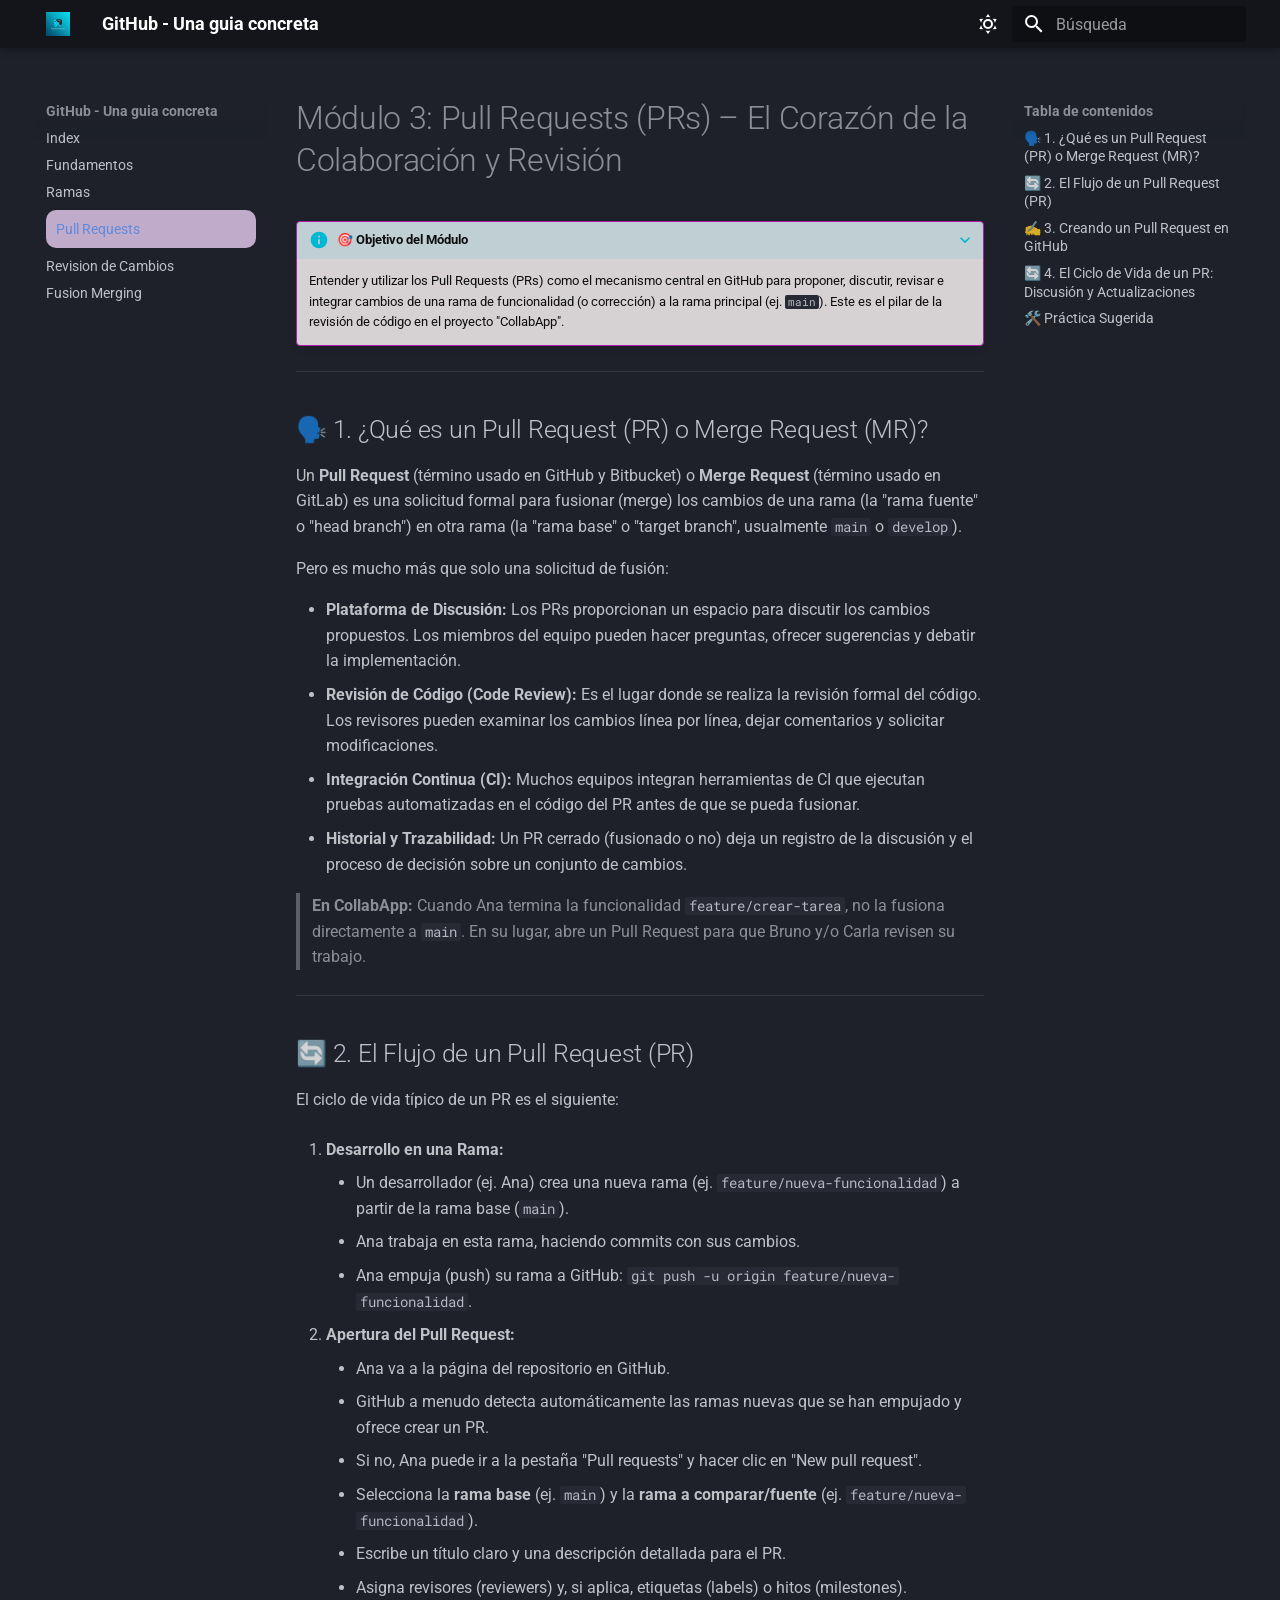
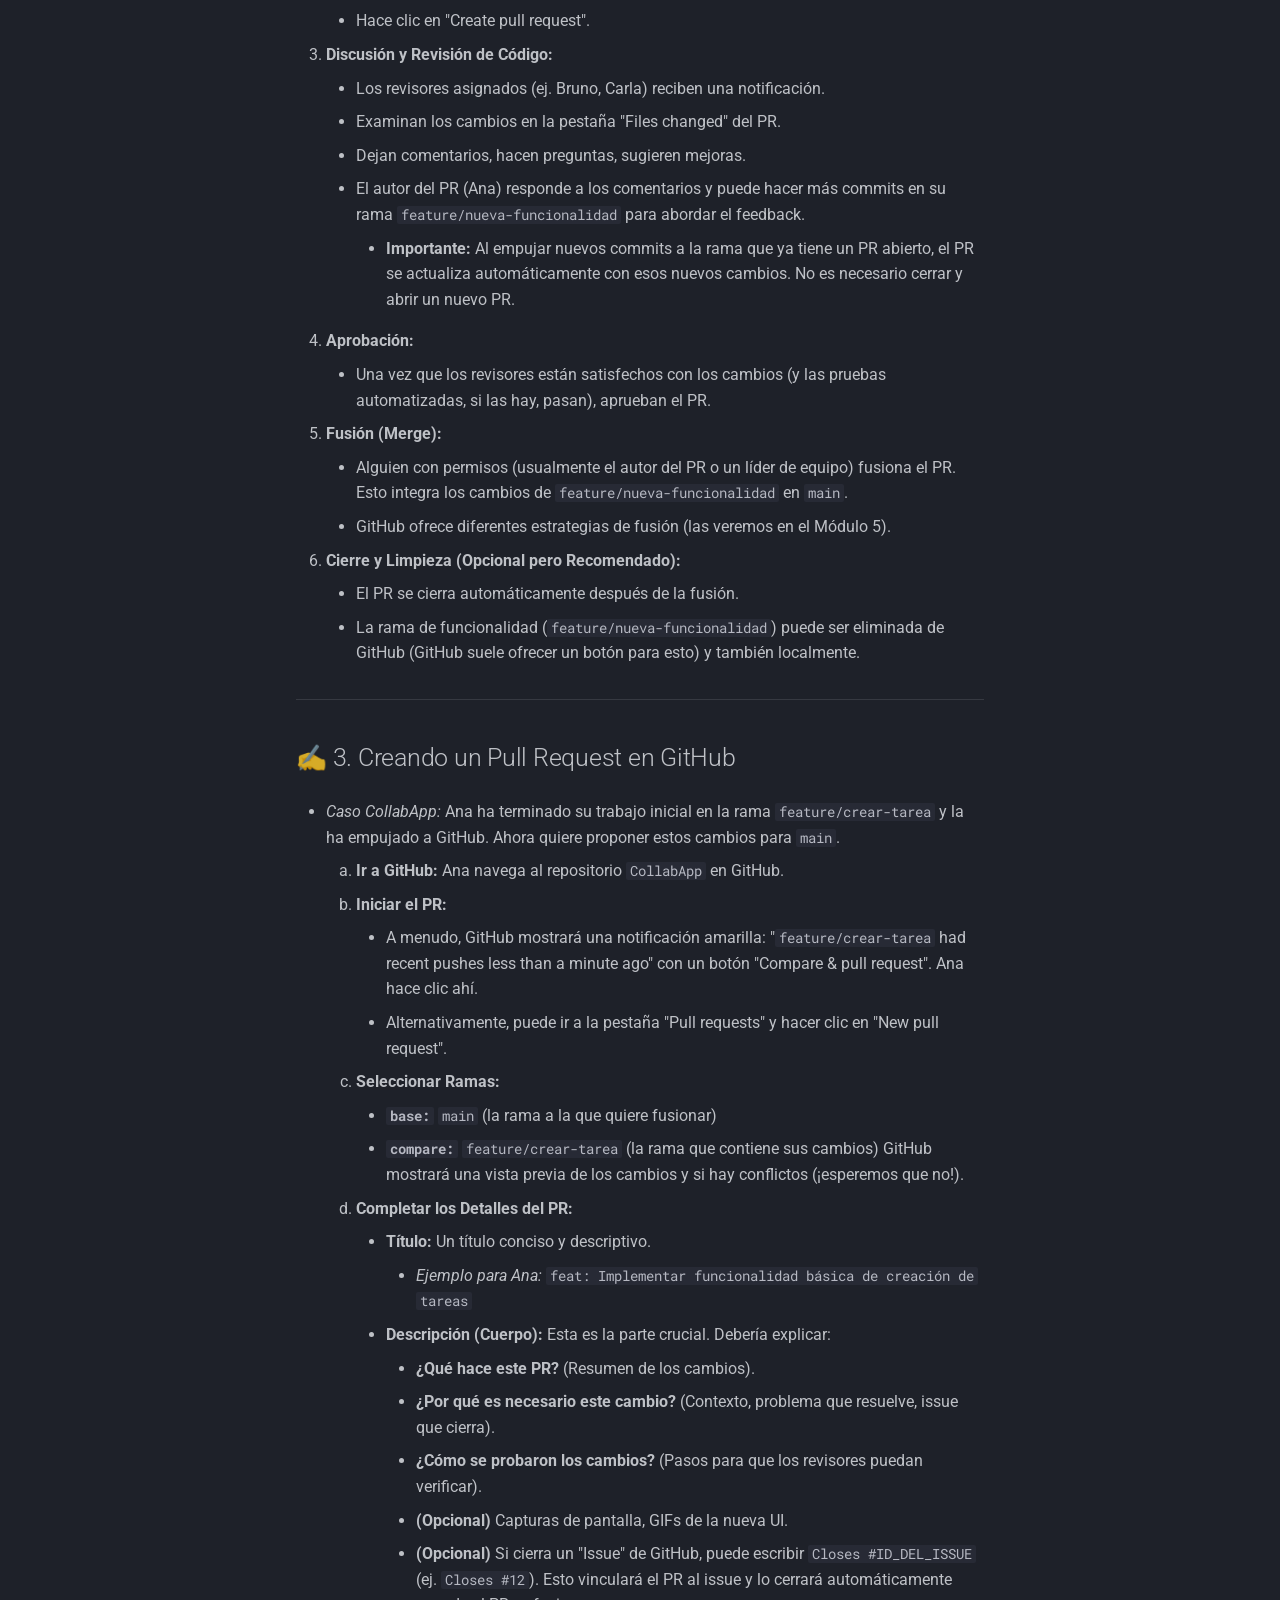
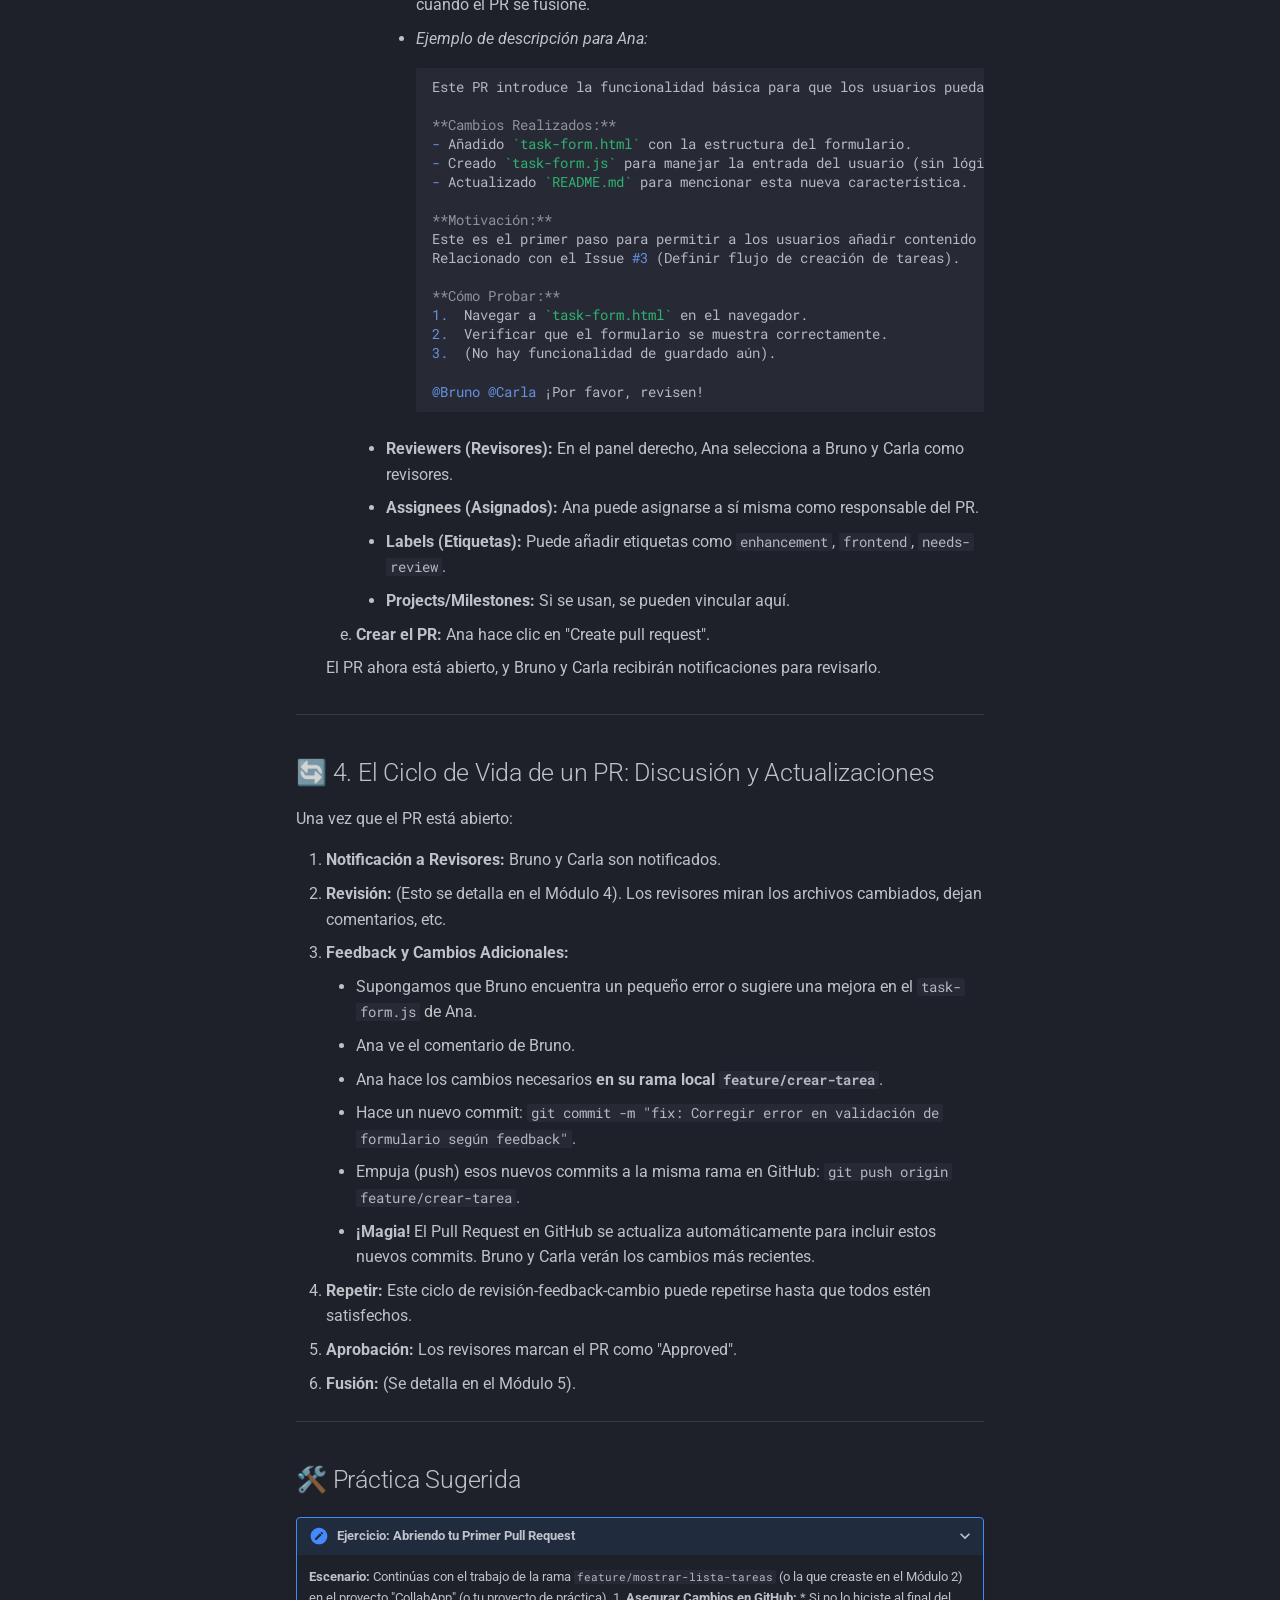
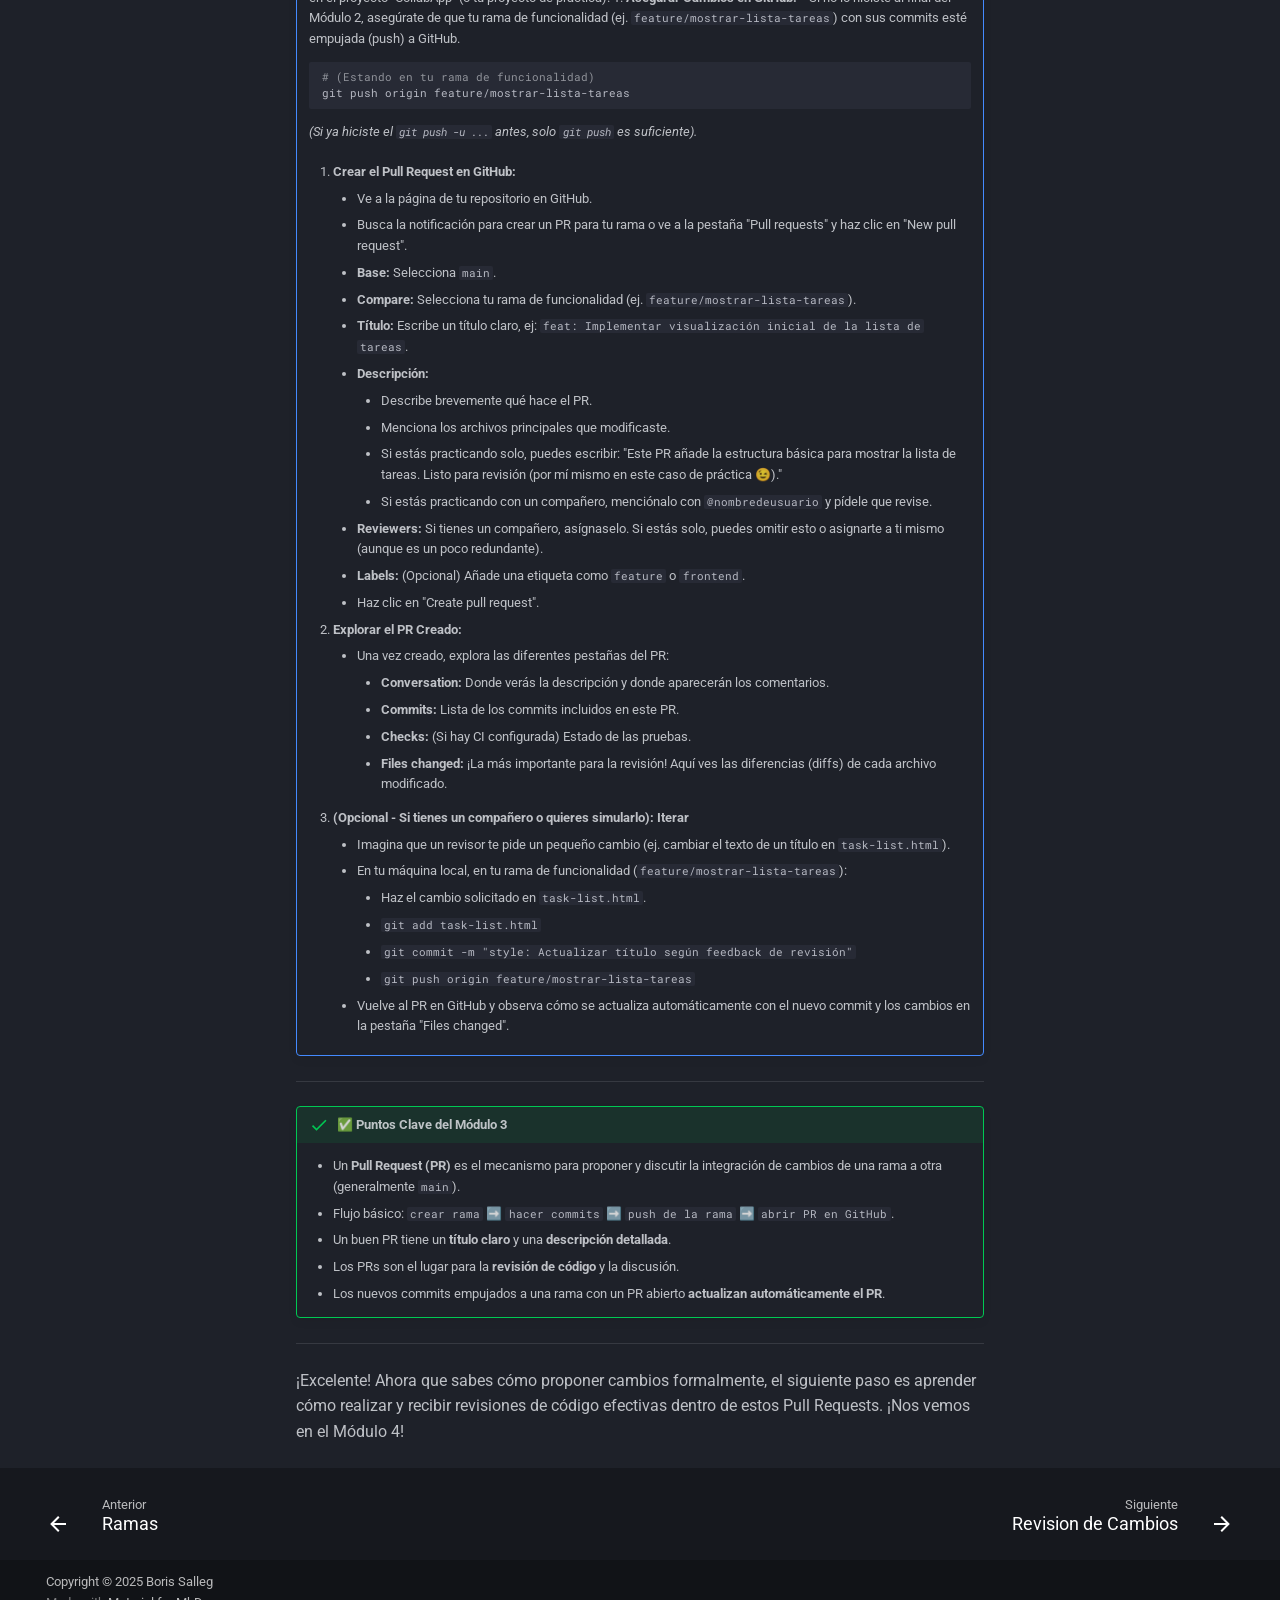
<file: site/request/index.html>
<!doctype html>
<html lang="es" class="no-js">
  <head>
    
      <meta charset="utf-8">
      <meta name="viewport" content="width=device-width,initial-scale=1">
      
      
      
      
        <link rel="prev" href="../ramas/">
      
      
        <link rel="next" href="../revision/">
      
      
      <link rel="icon" href="../assets/favicon.png">
      <meta name="generator" content="mkdocs-1.6.1, mkdocs-material-9.6.14">
    
    
      
        <title>Pull Requests - GitHub - Una guia concreta</title>
      
    
    
      <link rel="stylesheet" href="../assets/stylesheets/main.342714a4.min.css">
      
        
        <link rel="stylesheet" href="../assets/stylesheets/palette.06af60db.min.css">
      
      


    
    
      
    
    
      
        
        
        <link rel="preconnect" href="https://fonts.gstatic.com" crossorigin>
        <link rel="stylesheet" href="https://fonts.googleapis.com/css?family=Roboto:300,300i,400,400i,700,700i%7CRoboto+Mono:400,400i,700,700i&display=fallback">
        <style>:root{--md-text-font:"Roboto";--md-code-font:"Roboto Mono"}</style>
      
    
    
      <link rel="stylesheet" href="../assets/stylesheets/styles.css">
    
    <script>__md_scope=new URL("..",location),__md_hash=e=>[...e].reduce(((e,_)=>(e<<5)-e+_.charCodeAt(0)),0),__md_get=(e,_=localStorage,t=__md_scope)=>JSON.parse(_.getItem(t.pathname+"."+e)),__md_set=(e,_,t=localStorage,a=__md_scope)=>{try{t.setItem(a.pathname+"."+e,JSON.stringify(_))}catch(e){}}</script>
    
      

    
    
    
  </head>
  
  
    
    
      
    
    
    
    
    <body dir="ltr" data-md-color-scheme="slate" data-md-color-primary="black" data-md-color-accent="deep-purple">
  
    
    <input class="md-toggle" data-md-toggle="drawer" type="checkbox" id="__drawer" autocomplete="off">
    <input class="md-toggle" data-md-toggle="search" type="checkbox" id="__search" autocomplete="off">
    <label class="md-overlay" for="__drawer"></label>
    <div data-md-component="skip">
      
        
        <a href="#modulo-3-pull-requests-prs-el-corazon-de-la-colaboracion-y-revision" class="md-skip">
          Saltar a contenido
        </a>
      
    </div>
    <div data-md-component="announce">
      
    </div>
    
    
      

  

<header class="md-header md-header--shadow" data-md-component="header">
  <nav class="md-header__inner md-grid" aria-label="Cabecera">
    <a href=".." title="GitHub - Una guia concreta" class="md-header__button md-logo" aria-label="GitHub - Una guia concreta" data-md-component="logo">
      
  <img src="../assets/logo.png" alt="logo">

    </a>
    <label class="md-header__button md-icon" for="__drawer">
      
      <svg xmlns="http://www.w3.org/2000/svg" viewBox="0 0 24 24"><path d="M3 6h18v2H3zm0 5h18v2H3zm0 5h18v2H3z"/></svg>
    </label>
    <div class="md-header__title" data-md-component="header-title">
      <div class="md-header__ellipsis">
        <div class="md-header__topic">
          <span class="md-ellipsis">
            GitHub - Una guia concreta
          </span>
        </div>
        <div class="md-header__topic" data-md-component="header-topic">
          <span class="md-ellipsis">
            
              Pull Requests
            
          </span>
        </div>
      </div>
    </div>
    
      
        <form class="md-header__option" data-md-component="palette">
  
    
    
    
    <input class="md-option" data-md-color-media="" data-md-color-scheme="slate" data-md-color-primary="black" data-md-color-accent="deep-purple"  aria-label="Dark mode"  type="radio" name="__palette" id="__palette_0">
    
      <label class="md-header__button md-icon" title="Dark mode" for="__palette_1" hidden>
        <svg xmlns="http://www.w3.org/2000/svg" viewBox="0 0 24 24"><path d="M12 7a5 5 0 0 1 5 5 5 5 0 0 1-5 5 5 5 0 0 1-5-5 5 5 0 0 1 5-5m0 2a3 3 0 0 0-3 3 3 3 0 0 0 3 3 3 3 0 0 0 3-3 3 3 0 0 0-3-3m0-7 2.39 3.42C13.65 5.15 12.84 5 12 5s-1.65.15-2.39.42zM3.34 7l4.16-.35A7.2 7.2 0 0 0 5.94 8.5c-.44.74-.69 1.5-.83 2.29zm.02 10 1.76-3.77a7.131 7.131 0 0 0 2.38 4.14zM20.65 7l-1.77 3.79a7.02 7.02 0 0 0-2.38-4.15zm-.01 10-4.14.36c.59-.51 1.12-1.14 1.54-1.86.42-.73.69-1.5.83-2.29zM12 22l-2.41-3.44c.74.27 1.55.44 2.41.44.82 0 1.63-.17 2.37-.44z"/></svg>
      </label>
    
  
    
    
    
    <input class="md-option" data-md-color-media="" data-md-color-scheme="default" data-md-color-primary="purple" data-md-color-accent="orange"  aria-label="Light mode"  type="radio" name="__palette" id="__palette_1">
    
      <label class="md-header__button md-icon" title="Light mode" for="__palette_0" hidden>
        <svg xmlns="http://www.w3.org/2000/svg" viewBox="0 0 24 24"><path d="m17.75 4.09-2.53 1.94.91 3.06-2.63-1.81-2.63 1.81.91-3.06-2.53-1.94L12.44 4l1.06-3 1.06 3zm3.5 6.91-1.64 1.25.59 1.98-1.7-1.17-1.7 1.17.59-1.98L15.75 11l2.06-.05L18.5 9l.69 1.95zm-2.28 4.95c.83-.08 1.72 1.1 1.19 1.85-.32.45-.66.87-1.08 1.27C15.17 23 8.84 23 4.94 19.07c-3.91-3.9-3.91-10.24 0-14.14.4-.4.82-.76 1.27-1.08.75-.53 1.93.36 1.85 1.19-.27 2.86.69 5.83 2.89 8.02a9.96 9.96 0 0 0 8.02 2.89m-1.64 2.02a12.08 12.08 0 0 1-7.8-3.47c-2.17-2.19-3.33-5-3.49-7.82-2.81 3.14-2.7 7.96.31 10.98 3.02 3.01 7.84 3.12 10.98.31"/></svg>
      </label>
    
  
</form>
      
    
    
      <script>var palette=__md_get("__palette");if(palette&&palette.color){if("(prefers-color-scheme)"===palette.color.media){var media=matchMedia("(prefers-color-scheme: light)"),input=document.querySelector(media.matches?"[data-md-color-media='(prefers-color-scheme: light)']":"[data-md-color-media='(prefers-color-scheme: dark)']");palette.color.media=input.getAttribute("data-md-color-media"),palette.color.scheme=input.getAttribute("data-md-color-scheme"),palette.color.primary=input.getAttribute("data-md-color-primary"),palette.color.accent=input.getAttribute("data-md-color-accent")}for(var[key,value]of Object.entries(palette.color))document.body.setAttribute("data-md-color-"+key,value)}</script>
    
    
    
      
      
        <label class="md-header__button md-icon" for="__search">
          
          <svg xmlns="http://www.w3.org/2000/svg" viewBox="0 0 24 24"><path d="M9.5 3A6.5 6.5 0 0 1 16 9.5c0 1.61-.59 3.09-1.56 4.23l.27.27h.79l5 5-1.5 1.5-5-5v-.79l-.27-.27A6.52 6.52 0 0 1 9.5 16 6.5 6.5 0 0 1 3 9.5 6.5 6.5 0 0 1 9.5 3m0 2C7 5 5 7 5 9.5S7 14 9.5 14 14 12 14 9.5 12 5 9.5 5"/></svg>
        </label>
        <div class="md-search" data-md-component="search" role="dialog">
  <label class="md-search__overlay" for="__search"></label>
  <div class="md-search__inner" role="search">
    <form class="md-search__form" name="search">
      <input type="text" class="md-search__input" name="query" aria-label="Búsqueda" placeholder="Búsqueda" autocapitalize="off" autocorrect="off" autocomplete="off" spellcheck="false" data-md-component="search-query" required>
      <label class="md-search__icon md-icon" for="__search">
        
        <svg xmlns="http://www.w3.org/2000/svg" viewBox="0 0 24 24"><path d="M9.5 3A6.5 6.5 0 0 1 16 9.5c0 1.61-.59 3.09-1.56 4.23l.27.27h.79l5 5-1.5 1.5-5-5v-.79l-.27-.27A6.52 6.52 0 0 1 9.5 16 6.5 6.5 0 0 1 3 9.5 6.5 6.5 0 0 1 9.5 3m0 2C7 5 5 7 5 9.5S7 14 9.5 14 14 12 14 9.5 12 5 9.5 5"/></svg>
        
        <svg xmlns="http://www.w3.org/2000/svg" viewBox="0 0 24 24"><path d="M20 11v2H8l5.5 5.5-1.42 1.42L4.16 12l7.92-7.92L13.5 5.5 8 11z"/></svg>
      </label>
      <nav class="md-search__options" aria-label="Buscar">
        
        <button type="reset" class="md-search__icon md-icon" title="Limpiar" aria-label="Limpiar" tabindex="-1">
          
          <svg xmlns="http://www.w3.org/2000/svg" viewBox="0 0 24 24"><path d="M19 6.41 17.59 5 12 10.59 6.41 5 5 6.41 10.59 12 5 17.59 6.41 19 12 13.41 17.59 19 19 17.59 13.41 12z"/></svg>
        </button>
      </nav>
      
    </form>
    <div class="md-search__output">
      <div class="md-search__scrollwrap" tabindex="0" data-md-scrollfix>
        <div class="md-search-result" data-md-component="search-result">
          <div class="md-search-result__meta">
            Inicializando búsqueda
          </div>
          <ol class="md-search-result__list" role="presentation"></ol>
        </div>
      </div>
    </div>
  </div>
</div>
      
    
    
  </nav>
  
</header>
    
    <div class="md-container" data-md-component="container">
      
      
        
          
        
      
      <main class="md-main" data-md-component="main">
        <div class="md-main__inner md-grid">
          
            
              
              <div class="md-sidebar md-sidebar--primary" data-md-component="sidebar" data-md-type="navigation" >
                <div class="md-sidebar__scrollwrap">
                  <div class="md-sidebar__inner">
                    



<nav class="md-nav md-nav--primary" aria-label="Navegación" data-md-level="0">
  <label class="md-nav__title" for="__drawer">
    <a href=".." title="GitHub - Una guia concreta" class="md-nav__button md-logo" aria-label="GitHub - Una guia concreta" data-md-component="logo">
      
  <img src="../assets/logo.png" alt="logo">

    </a>
    GitHub - Una guia concreta
  </label>
  
  <ul class="md-nav__list" data-md-scrollfix>
    
      
      
  
  
  
  
    <li class="md-nav__item">
      <a href=".." class="md-nav__link">
        
  
  
  <span class="md-ellipsis">
    Index
    
  </span>
  

      </a>
    </li>
  

    
      
      
  
  
  
  
    <li class="md-nav__item">
      <a href="../fundamentos/" class="md-nav__link">
        
  
  
  <span class="md-ellipsis">
    Fundamentos
    
  </span>
  

      </a>
    </li>
  

    
      
      
  
  
  
  
    <li class="md-nav__item">
      <a href="../ramas/" class="md-nav__link">
        
  
  
  <span class="md-ellipsis">
    Ramas
    
  </span>
  

      </a>
    </li>
  

    
      
      
  
  
    
  
  
  
    <li class="md-nav__item md-nav__item--active">
      
      <input class="md-nav__toggle md-toggle" type="checkbox" id="__toc">
      
      
        
      
      
        <label class="md-nav__link md-nav__link--active" for="__toc">
          
  
  
  <span class="md-ellipsis">
    Pull Requests
    
  </span>
  

          <span class="md-nav__icon md-icon"></span>
        </label>
      
      <a href="./" class="md-nav__link md-nav__link--active">
        
  
  
  <span class="md-ellipsis">
    Pull Requests
    
  </span>
  

      </a>
      
        

<nav class="md-nav md-nav--secondary" aria-label="Tabla de contenidos">
  
  
  
    
  
  
    <label class="md-nav__title" for="__toc">
      <span class="md-nav__icon md-icon"></span>
      Tabla de contenidos
    </label>
    <ul class="md-nav__list" data-md-component="toc" data-md-scrollfix>
      
        <li class="md-nav__item">
  <a href="#1-que-es-un-pull-request-pr-o-merge-request-mr" class="md-nav__link">
    <span class="md-ellipsis">
      🗣️ 1. ¿Qué es un Pull Request (PR) o Merge Request (MR)?
    </span>
  </a>
  
</li>
      
        <li class="md-nav__item">
  <a href="#2-el-flujo-de-un-pull-request-pr" class="md-nav__link">
    <span class="md-ellipsis">
      🔄 2. El Flujo de un Pull Request (PR)
    </span>
  </a>
  
</li>
      
        <li class="md-nav__item">
  <a href="#3-creando-un-pull-request-en-github" class="md-nav__link">
    <span class="md-ellipsis">
      ✍️ 3. Creando un Pull Request en GitHub
    </span>
  </a>
  
</li>
      
        <li class="md-nav__item">
  <a href="#4-el-ciclo-de-vida-de-un-pr-discusion-y-actualizaciones" class="md-nav__link">
    <span class="md-ellipsis">
      🔄 4. El Ciclo de Vida de un PR: Discusión y Actualizaciones
    </span>
  </a>
  
</li>
      
        <li class="md-nav__item">
  <a href="#practica-sugerida" class="md-nav__link">
    <span class="md-ellipsis">
      🛠️ Práctica Sugerida
    </span>
  </a>
  
</li>
      
    </ul>
  
</nav>
      
    </li>
  

    
      
      
  
  
  
  
    <li class="md-nav__item">
      <a href="../revision/" class="md-nav__link">
        
  
  
  <span class="md-ellipsis">
    Revision de Cambios
    
  </span>
  

      </a>
    </li>
  

    
      
      
  
  
  
  
    <li class="md-nav__item">
      <a href="../mergin/" class="md-nav__link">
        
  
  
  <span class="md-ellipsis">
    Fusion Merging
    
  </span>
  

      </a>
    </li>
  

    
  </ul>
</nav>
                  </div>
                </div>
              </div>
            
            
              
              <div class="md-sidebar md-sidebar--secondary" data-md-component="sidebar" data-md-type="toc" >
                <div class="md-sidebar__scrollwrap">
                  <div class="md-sidebar__inner">
                    

<nav class="md-nav md-nav--secondary" aria-label="Tabla de contenidos">
  
  
  
    
  
  
    <label class="md-nav__title" for="__toc">
      <span class="md-nav__icon md-icon"></span>
      Tabla de contenidos
    </label>
    <ul class="md-nav__list" data-md-component="toc" data-md-scrollfix>
      
        <li class="md-nav__item">
  <a href="#1-que-es-un-pull-request-pr-o-merge-request-mr" class="md-nav__link">
    <span class="md-ellipsis">
      🗣️ 1. ¿Qué es un Pull Request (PR) o Merge Request (MR)?
    </span>
  </a>
  
</li>
      
        <li class="md-nav__item">
  <a href="#2-el-flujo-de-un-pull-request-pr" class="md-nav__link">
    <span class="md-ellipsis">
      🔄 2. El Flujo de un Pull Request (PR)
    </span>
  </a>
  
</li>
      
        <li class="md-nav__item">
  <a href="#3-creando-un-pull-request-en-github" class="md-nav__link">
    <span class="md-ellipsis">
      ✍️ 3. Creando un Pull Request en GitHub
    </span>
  </a>
  
</li>
      
        <li class="md-nav__item">
  <a href="#4-el-ciclo-de-vida-de-un-pr-discusion-y-actualizaciones" class="md-nav__link">
    <span class="md-ellipsis">
      🔄 4. El Ciclo de Vida de un PR: Discusión y Actualizaciones
    </span>
  </a>
  
</li>
      
        <li class="md-nav__item">
  <a href="#practica-sugerida" class="md-nav__link">
    <span class="md-ellipsis">
      🛠️ Práctica Sugerida
    </span>
  </a>
  
</li>
      
    </ul>
  
</nav>
                  </div>
                </div>
              </div>
            
          
          
            <div class="md-content" data-md-component="content">
              <article class="md-content__inner md-typeset">
                
                  



<h1 id="modulo-3-pull-requests-prs-el-corazon-de-la-colaboracion-y-revision">Módulo 3: Pull Requests (PRs) – El Corazón de la Colaboración y Revisión</h1>
<details class="info" open="open">
<summary>🎯 Objetivo del Módulo</summary>
<p>Entender y utilizar los Pull Requests (PRs) como el mecanismo central en GitHub para proponer, discutir, revisar e integrar cambios de una rama de funcionalidad (o corrección) a la rama principal (ej. <code>main</code>). Este es el pilar de la revisión de código en el proyecto "CollabApp".</p>
</details>
<hr />
<h2 id="1-que-es-un-pull-request-pr-o-merge-request-mr">🗣️ 1. ¿Qué es un Pull Request (PR) o Merge Request (MR)?</h2>
<p>Un <strong>Pull Request</strong> (término usado en GitHub y Bitbucket) o <strong>Merge Request</strong> (término usado en GitLab) es una solicitud formal para fusionar (merge) los cambios de una rama (la "rama fuente" o "head branch") en otra rama (la "rama base" o "target branch", usualmente <code>main</code> o <code>develop</code>).</p>
<p>Pero es mucho más que solo una solicitud de fusión:</p>
<ul>
<li><strong>Plataforma de Discusión:</strong> Los PRs proporcionan un espacio para discutir los cambios propuestos. Los miembros del equipo pueden hacer preguntas, ofrecer sugerencias y debatir la implementación.</li>
<li><strong>Revisión de Código (Code Review):</strong> Es el lugar donde se realiza la revisión formal del código. Los revisores pueden examinar los cambios línea por línea, dejar comentarios y solicitar modificaciones.</li>
<li><strong>Integración Continua (CI):</strong> Muchos equipos integran herramientas de CI que ejecutan pruebas automatizadas en el código del PR antes de que se pueda fusionar.</li>
<li><strong>Historial y Trazabilidad:</strong> Un PR cerrado (fusionado o no) deja un registro de la discusión y el proceso de decisión sobre un conjunto de cambios.</li>
</ul>
<blockquote>
<p><strong>En CollabApp:</strong> Cuando Ana termina la funcionalidad <code>feature/crear-tarea</code>, no la fusiona directamente a <code>main</code>. En su lugar, abre un Pull Request para que Bruno y/o Carla revisen su trabajo.</p>
</blockquote>
<hr />
<h2 id="2-el-flujo-de-un-pull-request-pr">🔄 2. El Flujo de un Pull Request (PR)</h2>
<p>El ciclo de vida típico de un PR es el siguiente:</p>
<ol>
<li>
<p><strong>Desarrollo en una Rama:</strong></p>
<ul>
<li>Un desarrollador (ej. Ana) crea una nueva rama (ej. <code>feature/nueva-funcionalidad</code>) a partir de la rama base (<code>main</code>).</li>
<li>Ana trabaja en esta rama, haciendo commits con sus cambios.</li>
<li>Ana empuja (push) su rama a GitHub: <code>git push -u origin feature/nueva-funcionalidad</code>.</li>
</ul>
</li>
<li>
<p><strong>Apertura del Pull Request:</strong></p>
<ul>
<li>Ana va a la página del repositorio en GitHub.</li>
<li>GitHub a menudo detecta automáticamente las ramas nuevas que se han empujado y ofrece crear un PR.</li>
<li>Si no, Ana puede ir a la pestaña "Pull requests" y hacer clic en "New pull request".</li>
<li>Selecciona la <strong>rama base</strong> (ej. <code>main</code>) y la <strong>rama a comparar/fuente</strong> (ej. <code>feature/nueva-funcionalidad</code>).</li>
<li>Escribe un título claro y una descripción detallada para el PR.</li>
<li>Asigna revisores (reviewers) y, si aplica, etiquetas (labels) o hitos (milestones).</li>
<li>Hace clic en "Create pull request".</li>
</ul>
</li>
<li>
<p><strong>Discusión y Revisión de Código:</strong></p>
<ul>
<li>Los revisores asignados (ej. Bruno, Carla) reciben una notificación.</li>
<li>Examinan los cambios en la pestaña "Files changed" del PR.</li>
<li>Dejan comentarios, hacen preguntas, sugieren mejoras.</li>
<li>El autor del PR (Ana) responde a los comentarios y puede hacer más commits en su rama <code>feature/nueva-funcionalidad</code> para abordar el feedback.<ul>
<li><strong>Importante:</strong> Al empujar nuevos commits a la rama que ya tiene un PR abierto, el PR se actualiza automáticamente con esos nuevos cambios. No es necesario cerrar y abrir un nuevo PR.</li>
</ul>
</li>
</ul>
</li>
<li>
<p><strong>Aprobación:</strong></p>
<ul>
<li>Una vez que los revisores están satisfechos con los cambios (y las pruebas automatizadas, si las hay, pasan), aprueban el PR.</li>
</ul>
</li>
<li>
<p><strong>Fusión (Merge):</strong></p>
<ul>
<li>Alguien con permisos (usualmente el autor del PR o un líder de equipo) fusiona el PR. Esto integra los cambios de <code>feature/nueva-funcionalidad</code> en <code>main</code>.</li>
<li>GitHub ofrece diferentes estrategias de fusión (las veremos en el Módulo 5).</li>
</ul>
</li>
<li>
<p><strong>Cierre y Limpieza (Opcional pero Recomendado):</strong></p>
<ul>
<li>El PR se cierra automáticamente después de la fusión.</li>
<li>La rama de funcionalidad (<code>feature/nueva-funcionalidad</code>) puede ser eliminada de GitHub (GitHub suele ofrecer un botón para esto) y también localmente.</li>
</ul>
</li>
</ol>
<hr />
<h2 id="3-creando-un-pull-request-en-github">✍️ 3. Creando un Pull Request en GitHub</h2>
<ul>
<li>
<p><em>Caso CollabApp:</em> Ana ha terminado su trabajo inicial en la rama <code>feature/crear-tarea</code> y la ha empujado a GitHub. Ahora quiere proponer estos cambios para <code>main</code>.</p>
<ol>
<li><strong>Ir a GitHub:</strong> Ana navega al repositorio <code>CollabApp</code> en GitHub.</li>
<li><strong>Iniciar el PR:</strong><ul>
<li>A menudo, GitHub mostrará una notificación amarilla: "<code>feature/crear-tarea</code> had recent pushes less than a minute ago" con un botón "Compare &amp; pull request". Ana hace clic ahí.</li>
<li>Alternativamente, puede ir a la pestaña "Pull requests" y hacer clic en "New pull request".</li>
</ul>
</li>
<li><strong>Seleccionar Ramas:</strong><ul>
<li><strong><code>base:</code></strong> <code>main</code> (la rama a la que quiere fusionar)</li>
<li><strong><code>compare:</code></strong> <code>feature/crear-tarea</code> (la rama que contiene sus cambios)
GitHub mostrará una vista previa de los cambios y si hay conflictos (¡esperemos que no!).</li>
</ul>
</li>
<li><strong>Completar los Detalles del PR:</strong><ul>
<li><strong>Título:</strong> Un título conciso y descriptivo.<ul>
<li><em>Ejemplo para Ana:</em> <code>feat: Implementar funcionalidad básica de creación de tareas</code></li>
</ul>
</li>
<li><strong>Descripción (Cuerpo):</strong> Esta es la parte crucial. Debería explicar:<ul>
<li><strong>¿Qué hace este PR?</strong> (Resumen de los cambios).</li>
<li><strong>¿Por qué es necesario este cambio?</strong> (Contexto, problema que resuelve, issue que cierra).</li>
<li><strong>¿Cómo se probaron los cambios?</strong> (Pasos para que los revisores puedan verificar).</li>
<li><strong>(Opcional)</strong> Capturas de pantalla, GIFs de la nueva UI.</li>
<li><strong>(Opcional)</strong> Si cierra un "Issue" de GitHub, puede escribir <code>Closes #ID_DEL_ISSUE</code> (ej. <code>Closes #12</code>). Esto vinculará el PR al issue y lo cerrará automáticamente cuando el PR se fusione.</li>
<li><em>Ejemplo de descripción para Ana:</em>
    <div class="language-markdown highlight"><pre><span></span><code><span id="__span-0-1"><a id="__codelineno-0-1" name="__codelineno-0-1" href="#__codelineno-0-1"></a>Este PR introduce la funcionalidad básica para que los usuarios puedan crear nuevas tareas en CollabApp.
</span><span id="__span-0-2"><a id="__codelineno-0-2" name="__codelineno-0-2" href="#__codelineno-0-2"></a>
</span><span id="__span-0-3"><a id="__codelineno-0-3" name="__codelineno-0-3" href="#__codelineno-0-3"></a><span class="gs">**Cambios Realizados:**</span>
</span><span id="__span-0-4"><a id="__codelineno-0-4" name="__codelineno-0-4" href="#__codelineno-0-4"></a><span class="k">-</span><span class="w"> </span>Añadido <span class="sb">`task-form.html`</span> con la estructura del formulario.
</span><span id="__span-0-5"><a id="__codelineno-0-5" name="__codelineno-0-5" href="#__codelineno-0-5"></a><span class="k">-</span><span class="w"> </span>Creado <span class="sb">`task-form.js`</span> para manejar la entrada del usuario (sin lógica de guardado aún).
</span><span id="__span-0-6"><a id="__codelineno-0-6" name="__codelineno-0-6" href="#__codelineno-0-6"></a><span class="k">-</span><span class="w"> </span>Actualizado <span class="sb">`README.md`</span> para mencionar esta nueva característica.
</span><span id="__span-0-7"><a id="__codelineno-0-7" name="__codelineno-0-7" href="#__codelineno-0-7"></a>
</span><span id="__span-0-8"><a id="__codelineno-0-8" name="__codelineno-0-8" href="#__codelineno-0-8"></a><span class="gs">**Motivación:**</span>
</span><span id="__span-0-9"><a id="__codelineno-0-9" name="__codelineno-0-9" href="#__codelineno-0-9"></a>Este es el primer paso para permitir a los usuarios añadir contenido a la aplicación.
</span><span id="__span-0-10"><a id="__codelineno-0-10" name="__codelineno-0-10" href="#__codelineno-0-10"></a>Relacionado con el Issue <span class="ni">#3</span> (Definir flujo de creación de tareas).
</span><span id="__span-0-11"><a id="__codelineno-0-11" name="__codelineno-0-11" href="#__codelineno-0-11"></a>
</span><span id="__span-0-12"><a id="__codelineno-0-12" name="__codelineno-0-12" href="#__codelineno-0-12"></a><span class="gs">**Cómo Probar:**</span>
</span><span id="__span-0-13"><a id="__codelineno-0-13" name="__codelineno-0-13" href="#__codelineno-0-13"></a><span class="k">1.</span>  Navegar a <span class="sb">`task-form.html`</span> en el navegador.
</span><span id="__span-0-14"><a id="__codelineno-0-14" name="__codelineno-0-14" href="#__codelineno-0-14"></a><span class="k">2.</span>  Verificar que el formulario se muestra correctamente.
</span><span id="__span-0-15"><a id="__codelineno-0-15" name="__codelineno-0-15" href="#__codelineno-0-15"></a><span class="k">3.</span>  (No hay funcionalidad de guardado aún).
</span><span id="__span-0-16"><a id="__codelineno-0-16" name="__codelineno-0-16" href="#__codelineno-0-16"></a>
</span><span id="__span-0-17"><a id="__codelineno-0-17" name="__codelineno-0-17" href="#__codelineno-0-17"></a><span class="ni">@Bruno</span> <span class="ni">@Carla</span> ¡Por favor, revisen!
</span></code></pre></div></li>
</ul>
</li>
<li><strong>Reviewers (Revisores):</strong> En el panel derecho, Ana selecciona a Bruno y Carla como revisores.</li>
<li><strong>Assignees (Asignados):</strong> Ana puede asignarse a sí misma como responsable del PR.</li>
<li><strong>Labels (Etiquetas):</strong> Puede añadir etiquetas como <code>enhancement</code>, <code>frontend</code>, <code>needs-review</code>.</li>
<li><strong>Projects/Milestones:</strong> Si se usan, se pueden vincular aquí.</li>
</ul>
</li>
<li><strong>Crear el PR:</strong> Ana hace clic en "Create pull request".</li>
</ol>
<p>El PR ahora está abierto, y Bruno y Carla recibirán notificaciones para revisarlo.</p>
</li>
</ul>
<hr />
<h2 id="4-el-ciclo-de-vida-de-un-pr-discusion-y-actualizaciones">🔄 4. El Ciclo de Vida de un PR: Discusión y Actualizaciones</h2>
<p>Una vez que el PR está abierto:</p>
<ol>
<li><strong>Notificación a Revisores:</strong> Bruno y Carla son notificados.</li>
<li><strong>Revisión:</strong> (Esto se detalla en el Módulo 4). Los revisores miran los archivos cambiados, dejan comentarios, etc.</li>
<li><strong>Feedback y Cambios Adicionales:</strong><ul>
<li>Supongamos que Bruno encuentra un pequeño error o sugiere una mejora en el <code>task-form.js</code> de Ana.</li>
<li>Ana ve el comentario de Bruno.</li>
<li>Ana hace los cambios necesarios <strong>en su rama local <code>feature/crear-tarea</code></strong>.</li>
<li>Hace un nuevo commit: <code>git commit -m "fix: Corregir error en validación de formulario según feedback"</code>.</li>
<li>Empuja (push) esos nuevos commits a la misma rama en GitHub: <code>git push origin feature/crear-tarea</code>.</li>
<li><strong>¡Magia!</strong> El Pull Request en GitHub se actualiza automáticamente para incluir estos nuevos commits. Bruno y Carla verán los cambios más recientes.</li>
</ul>
</li>
<li><strong>Repetir:</strong> Este ciclo de revisión-feedback-cambio puede repetirse hasta que todos estén satisfechos.</li>
<li><strong>Aprobación:</strong> Los revisores marcan el PR como "Approved".</li>
<li><strong>Fusión:</strong> (Se detalla en el Módulo 5).</li>
</ol>
<hr />
<h2 id="practica-sugerida">🛠️ Práctica Sugerida</h2>
<details class="exercise" open="open">
<summary>Ejercicio: Abriendo tu Primer Pull Request</summary>
<p><strong>Escenario:</strong> Continúas con el trabajo de la rama <code>feature/mostrar-lista-tareas</code> (o la que creaste en el Módulo 2) en el proyecto "CollabApp" (o tu proyecto de práctica).
1.  <strong>Asegurar Cambios en GitHub:</strong>
    *   Si no lo hiciste al final del Módulo 2, asegúrate de que tu rama de funcionalidad (ej. <code>feature/mostrar-lista-tareas</code>) con sus commits esté empujada (push) a GitHub.
        <div class="language-bash highlight"><pre><span></span><code><span id="__span-1-1"><a id="__codelineno-1-1" name="__codelineno-1-1" href="#__codelineno-1-1"></a><span class="c1"># (Estando en tu rama de funcionalidad)</span>
</span><span id="__span-1-2"><a id="__codelineno-1-2" name="__codelineno-1-2" href="#__codelineno-1-2"></a>git<span class="w"> </span>push<span class="w"> </span>origin<span class="w"> </span>feature/mostrar-lista-tareas<span class="w"> </span>
</span></code></pre></div>
        <em>(Si ya hiciste el <code>git push -u ...</code> antes, solo <code>git push</code> es suficiente).</em></p>
<ol>
<li>
<p><strong>Crear el Pull Request en GitHub:</strong></p>
<ul>
<li>Ve a la página de tu repositorio en GitHub.</li>
<li>Busca la notificación para crear un PR para tu rama o ve a la pestaña "Pull requests" y haz clic en "New pull request".</li>
<li><strong>Base:</strong> Selecciona <code>main</code>.</li>
<li><strong>Compare:</strong> Selecciona tu rama de funcionalidad (ej. <code>feature/mostrar-lista-tareas</code>).</li>
<li><strong>Título:</strong> Escribe un título claro, ej: <code>feat: Implementar visualización inicial de la lista de tareas</code>.</li>
<li><strong>Descripción:</strong><ul>
<li>Describe brevemente qué hace el PR.</li>
<li>Menciona los archivos principales que modificaste.</li>
<li>Si estás practicando solo, puedes escribir: "Este PR añade la estructura básica para mostrar la lista de tareas. Listo para revisión (por mí mismo en este caso de práctica 😉)."</li>
<li>Si estás practicando con un compañero, menciónalo con <code>@nombredeusuario</code> y pídele que revise.</li>
</ul>
</li>
<li><strong>Reviewers:</strong> Si tienes un compañero, asígnaselo. Si estás solo, puedes omitir esto o asignarte a ti mismo (aunque es un poco redundante).</li>
<li><strong>Labels:</strong> (Opcional) Añade una etiqueta como <code>feature</code> o <code>frontend</code>.</li>
<li>Haz clic en "Create pull request".</li>
</ul>
</li>
<li>
<p><strong>Explorar el PR Creado:</strong></p>
<ul>
<li>Una vez creado, explora las diferentes pestañas del PR:<ul>
<li><strong>Conversation:</strong> Donde verás la descripción y donde aparecerán los comentarios.</li>
<li><strong>Commits:</strong> Lista de los commits incluidos en este PR.</li>
<li><strong>Checks:</strong> (Si hay CI configurada) Estado de las pruebas.</li>
<li><strong>Files changed:</strong> ¡La más importante para la revisión! Aquí ves las diferencias (diffs) de cada archivo modificado.</li>
</ul>
</li>
</ul>
</li>
<li>
<p><strong>(Opcional - Si tienes un compañero o quieres simularlo): Iterar</strong></p>
<ul>
<li>Imagina que un revisor te pide un pequeño cambio (ej. cambiar el texto de un título en <code>task-list.html</code>).</li>
<li>En tu máquina local, en tu rama de funcionalidad (<code>feature/mostrar-lista-tareas</code>):<ul>
<li>Haz el cambio solicitado en <code>task-list.html</code>.</li>
<li><code>git add task-list.html</code></li>
<li><code>git commit -m "style: Actualizar título según feedback de revisión"</code></li>
<li><code>git push origin feature/mostrar-lista-tareas</code></li>
</ul>
</li>
<li>Vuelve al PR en GitHub y observa cómo se actualiza automáticamente con el nuevo commit y los cambios en la pestaña "Files changed".</li>
</ul>
</li>
</ol>
</details>
<hr />
<div class="admonition success">
<p class="admonition-title">✅ Puntos Clave del Módulo 3</p>
<ul>
<li>Un <strong>Pull Request (PR)</strong> es el mecanismo para proponer y discutir la integración de cambios de una rama a otra (generalmente <code>main</code>).</li>
<li>Flujo básico: <code>crear rama</code> ➡️ <code>hacer commits</code> ➡️ <code>push de la rama</code> ➡️ <code>abrir PR en GitHub</code>.</li>
<li>Un buen PR tiene un <strong>título claro</strong> y una <strong>descripción detallada</strong>.</li>
<li>Los PRs son el lugar para la <strong>revisión de código</strong> y la discusión.</li>
<li>Los nuevos commits empujados a una rama con un PR abierto <strong>actualizan automáticamente el PR</strong>.</li>
</ul>
</div>
<hr />
<p>¡Excelente! Ahora que sabes cómo proponer cambios formalmente, el siguiente paso es aprender cómo realizar y recibir revisiones de código efectivas dentro de estos Pull Requests. ¡Nos vemos en el Módulo 4!</p>












                
              </article>
            </div>
          
          
  <script>var tabs=__md_get("__tabs");if(Array.isArray(tabs))e:for(var set of document.querySelectorAll(".tabbed-set")){var labels=set.querySelector(".tabbed-labels");for(var tab of tabs)for(var label of labels.getElementsByTagName("label"))if(label.innerText.trim()===tab){var input=document.getElementById(label.htmlFor);input.checked=!0;continue e}}</script>

<script>var target=document.getElementById(location.hash.slice(1));target&&target.name&&(target.checked=target.name.startsWith("__tabbed_"))</script>
        </div>
        
      </main>
      
        <footer class="md-footer">
  
    
      
      <nav class="md-footer__inner md-grid" aria-label="Pie" >
        
          
          <a href="../ramas/" class="md-footer__link md-footer__link--prev" aria-label="Anterior: Ramas">
            <div class="md-footer__button md-icon">
              
              <svg xmlns="http://www.w3.org/2000/svg" viewBox="0 0 24 24"><path d="M20 11v2H8l5.5 5.5-1.42 1.42L4.16 12l7.92-7.92L13.5 5.5 8 11z"/></svg>
            </div>
            <div class="md-footer__title">
              <span class="md-footer__direction">
                Anterior
              </span>
              <div class="md-ellipsis">
                Ramas
              </div>
            </div>
          </a>
        
        
          
          <a href="../revision/" class="md-footer__link md-footer__link--next" aria-label="Siguiente: Revision de Cambios">
            <div class="md-footer__title">
              <span class="md-footer__direction">
                Siguiente
              </span>
              <div class="md-ellipsis">
                Revision de Cambios
              </div>
            </div>
            <div class="md-footer__button md-icon">
              
              <svg xmlns="http://www.w3.org/2000/svg" viewBox="0 0 24 24"><path d="M4 11v2h12l-5.5 5.5 1.42 1.42L19.84 12l-7.92-7.92L10.5 5.5 16 11z"/></svg>
            </div>
          </a>
        
      </nav>
    
  
  <div class="md-footer-meta md-typeset">
    <div class="md-footer-meta__inner md-grid">
      <div class="md-copyright">
  
    <div class="md-copyright__highlight">
      Copyright &copy; 2025 Boris Salleg
    </div>
  
  
    Made with
    <a href="https://squidfunk.github.io/mkdocs-material/" target="_blank" rel="noopener">
      Material for MkDocs
    </a>
  
</div>
      
    </div>
  </div>
</footer>
      
    </div>
    <div class="md-dialog" data-md-component="dialog">
      <div class="md-dialog__inner md-typeset"></div>
    </div>
    
    
    
      
      <script id="__config" type="application/json">{"base": "..", "features": ["navigation.footer", "navigation.sections", "content.tabs.link", "content.code.annotate", "content.tooltips"], "search": "../assets/javascripts/workers/search.d50fe291.min.js", "tags": null, "translations": {"clipboard.copied": "Copiado al portapapeles", "clipboard.copy": "Copiar al portapapeles", "search.result.more.one": "1 m\u00e1s en esta p\u00e1gina", "search.result.more.other": "# m\u00e1s en esta p\u00e1gina", "search.result.none": "No se encontraron documentos", "search.result.one": "1 documento encontrado", "search.result.other": "# documentos encontrados", "search.result.placeholder": "Teclee para comenzar b\u00fasqueda", "search.result.term.missing": "Falta", "select.version": "Seleccionar versi\u00f3n"}, "version": null}</script>
    
    
      <script src="../assets/javascripts/bundle.13a4f30d.min.js"></script>
      
    
  </body>
</html>
</file>
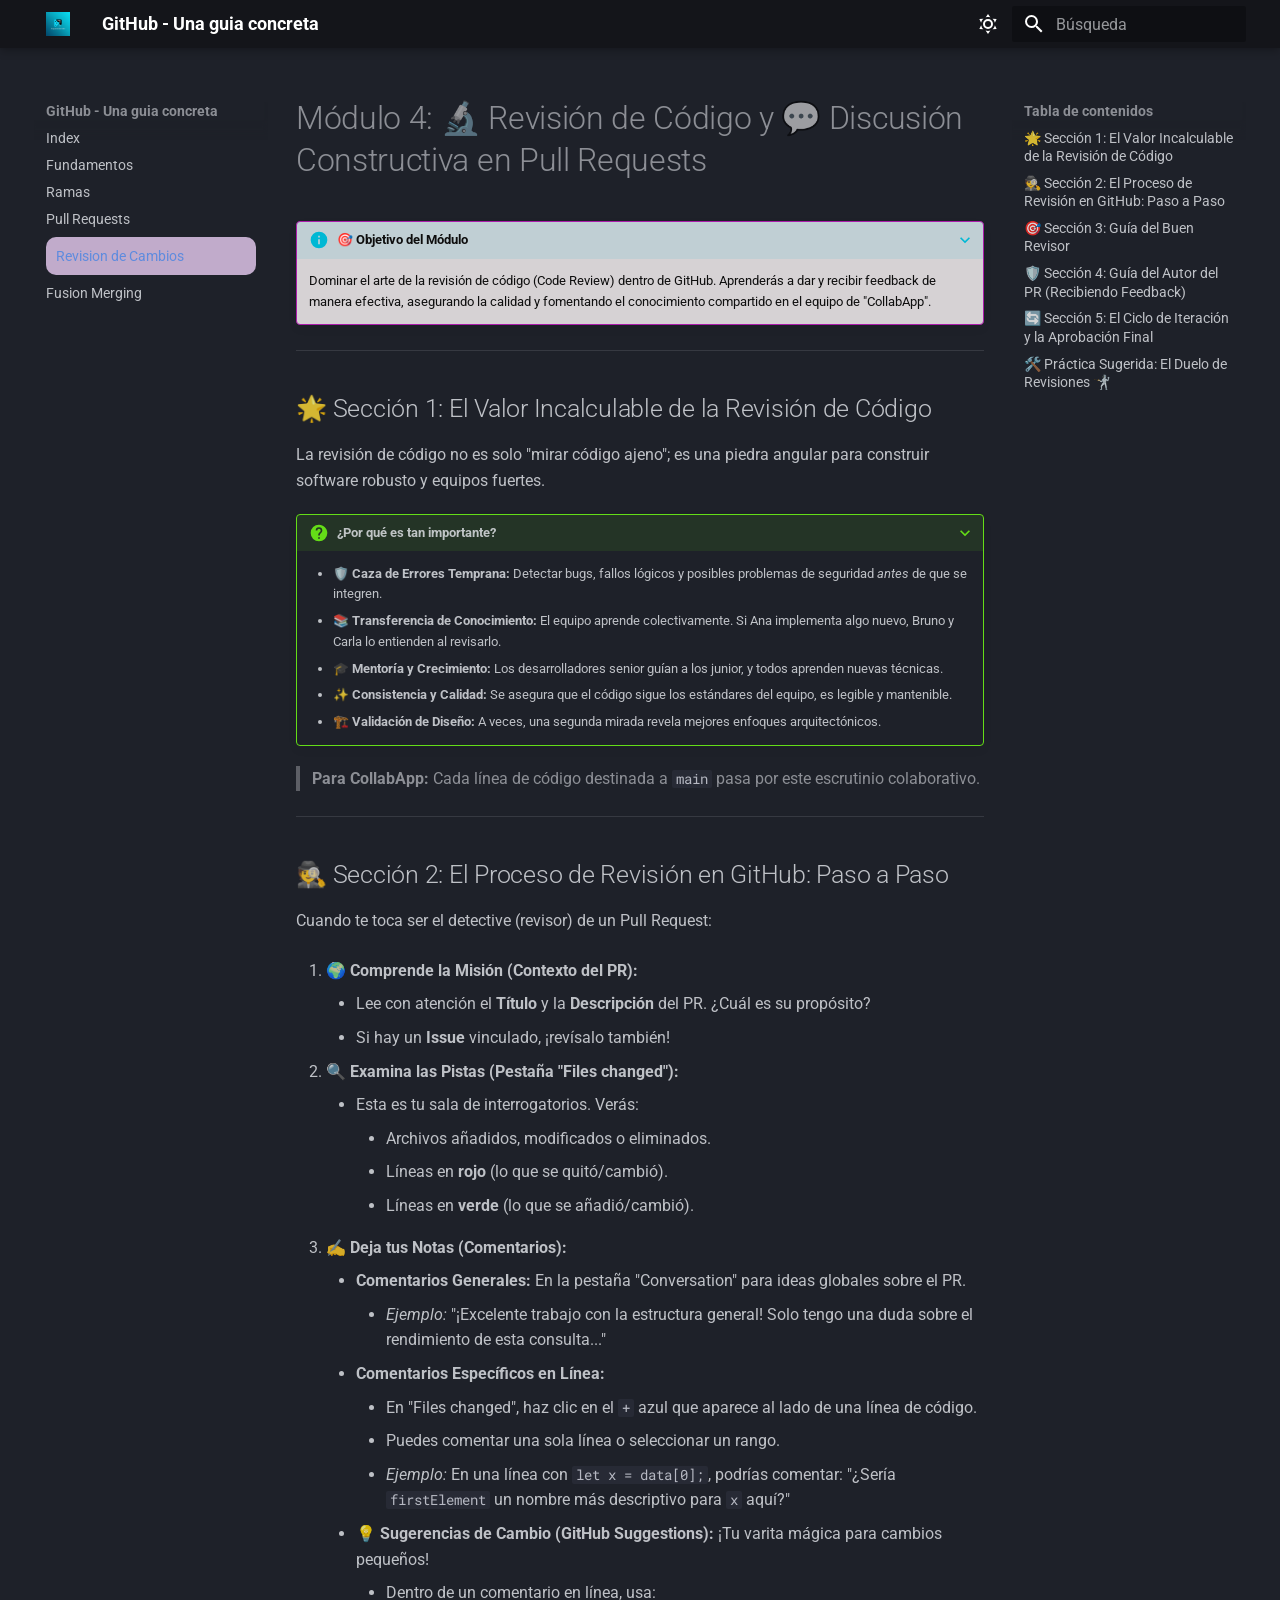
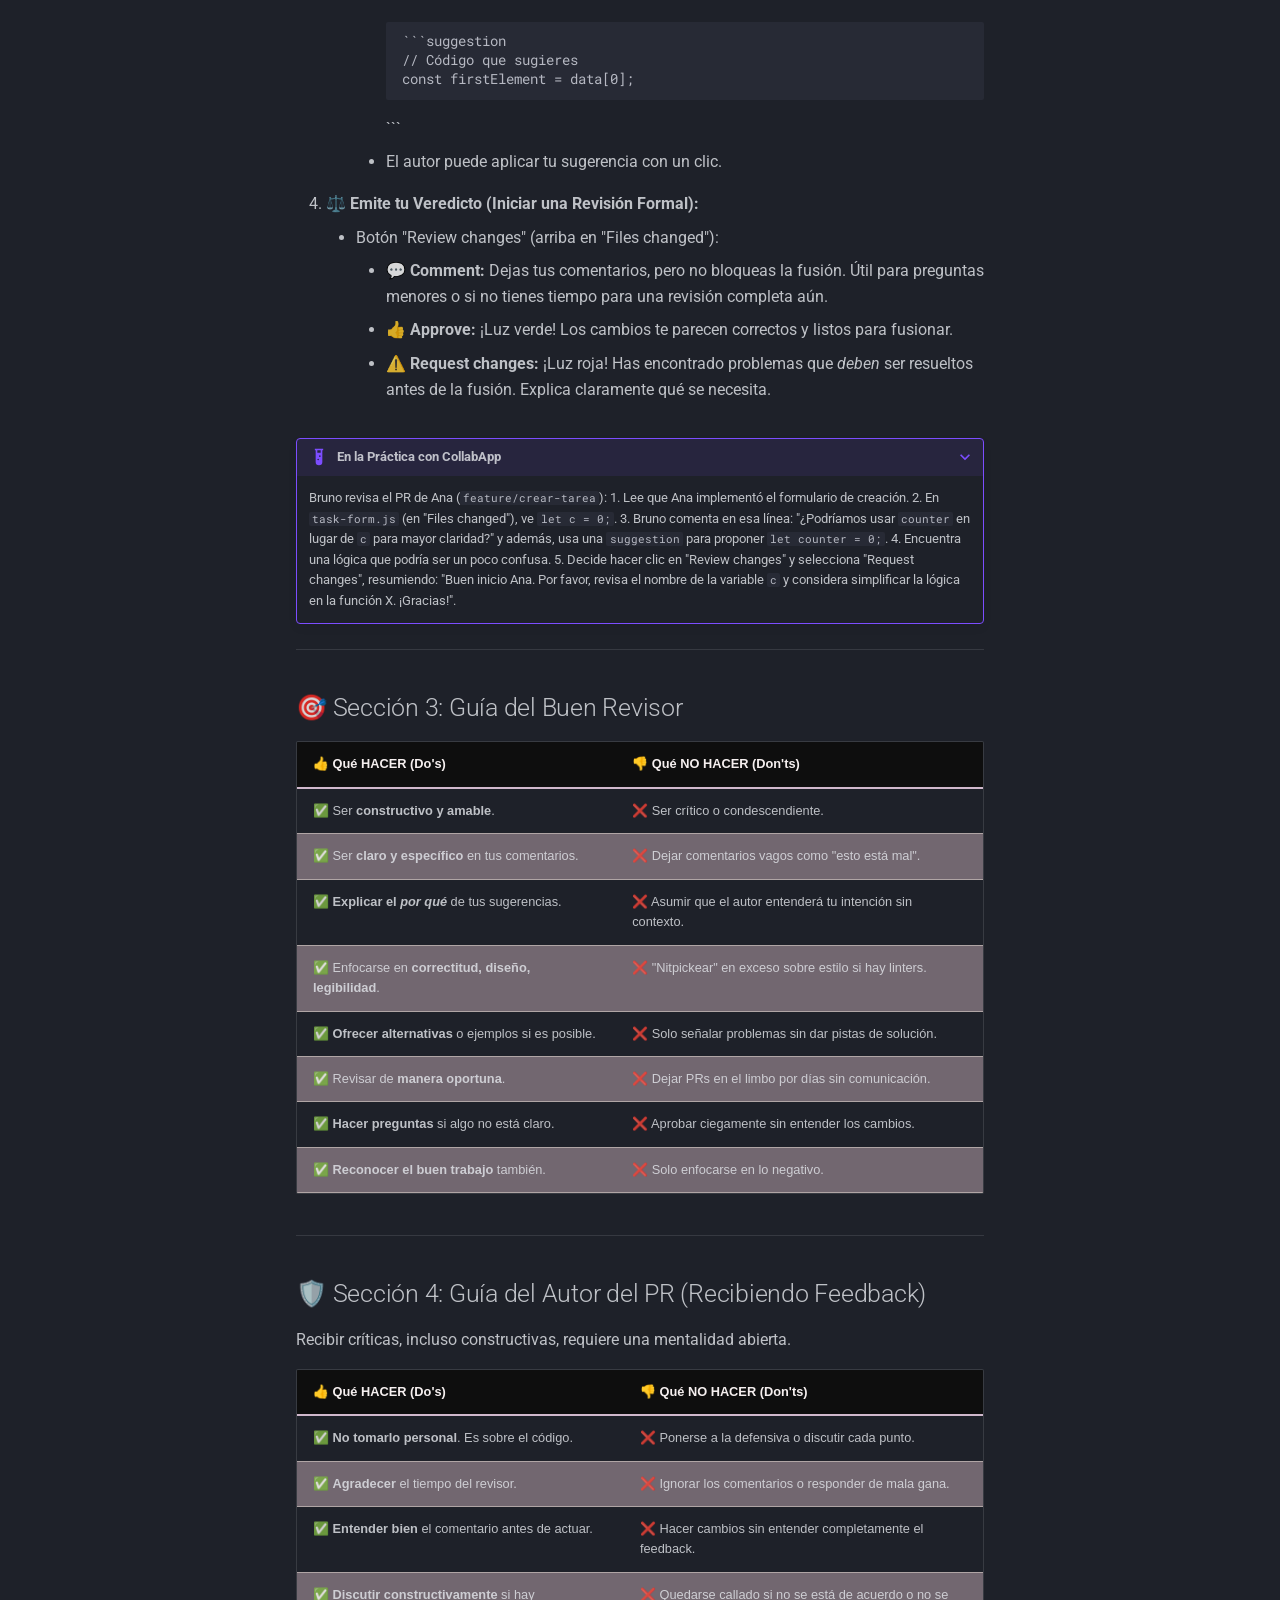
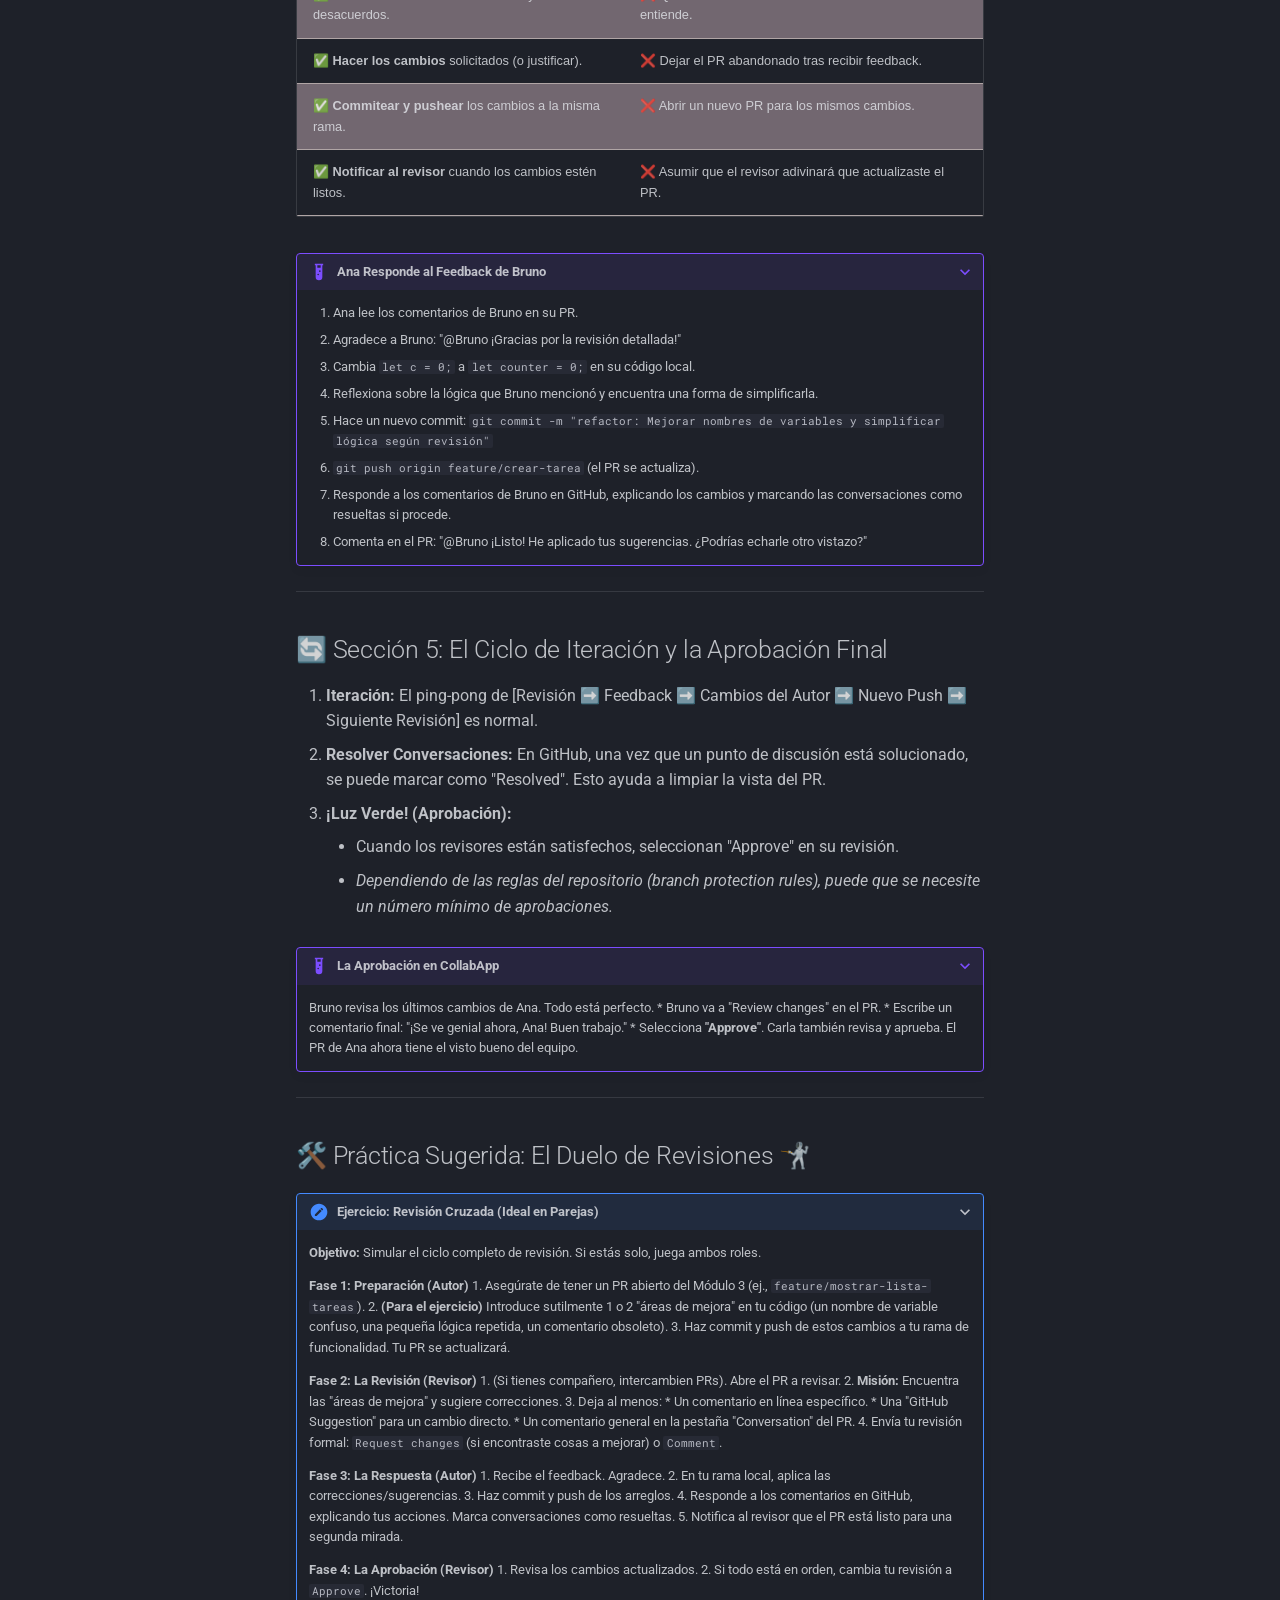
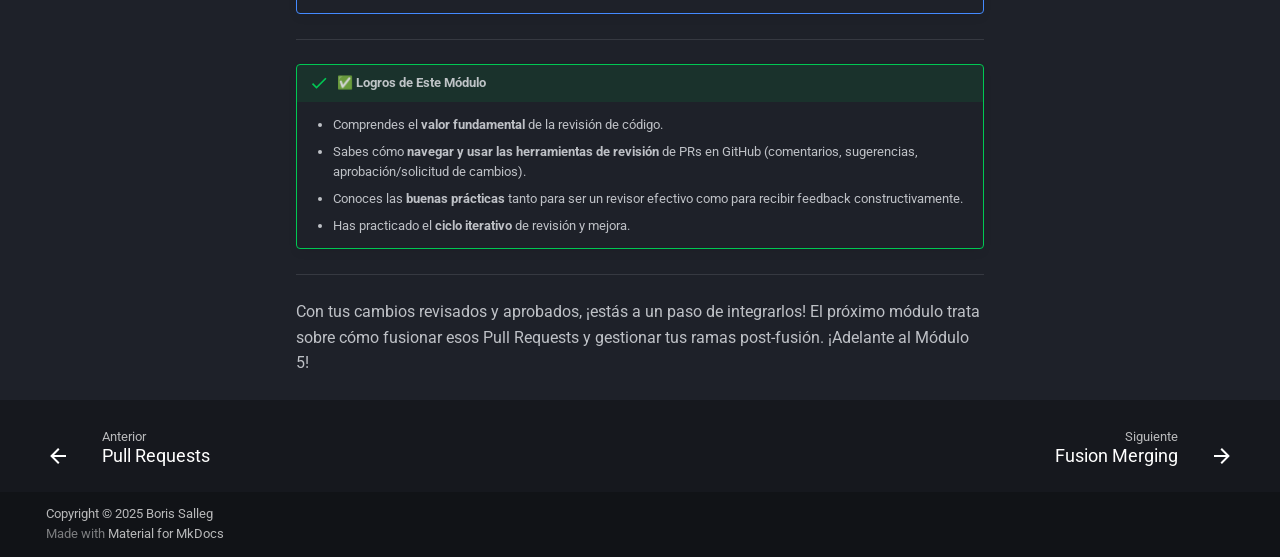
<file: site/revision/index.html>
<!doctype html>
<html lang="es" class="no-js">
  <head>
    
      <meta charset="utf-8">
      <meta name="viewport" content="width=device-width,initial-scale=1">
      
      
      
      
        <link rel="prev" href="../request/">
      
      
        <link rel="next" href="../mergin/">
      
      
      <link rel="icon" href="../assets/favicon.png">
      <meta name="generator" content="mkdocs-1.6.1, mkdocs-material-9.6.14">
    
    
      
        <title>Revision de Cambios - GitHub - Una guia concreta</title>
      
    
    
      <link rel="stylesheet" href="../assets/stylesheets/main.342714a4.min.css">
      
        
        <link rel="stylesheet" href="../assets/stylesheets/palette.06af60db.min.css">
      
      


    
    
      
    
    
      
        
        
        <link rel="preconnect" href="https://fonts.gstatic.com" crossorigin>
        <link rel="stylesheet" href="https://fonts.googleapis.com/css?family=Roboto:300,300i,400,400i,700,700i%7CRoboto+Mono:400,400i,700,700i&display=fallback">
        <style>:root{--md-text-font:"Roboto";--md-code-font:"Roboto Mono"}</style>
      
    
    
      <link rel="stylesheet" href="../assets/stylesheets/styles.css">
    
    <script>__md_scope=new URL("..",location),__md_hash=e=>[...e].reduce(((e,_)=>(e<<5)-e+_.charCodeAt(0)),0),__md_get=(e,_=localStorage,t=__md_scope)=>JSON.parse(_.getItem(t.pathname+"."+e)),__md_set=(e,_,t=localStorage,a=__md_scope)=>{try{t.setItem(a.pathname+"."+e,JSON.stringify(_))}catch(e){}}</script>
    
      

    
    
    
  </head>
  
  
    
    
      
    
    
    
    
    <body dir="ltr" data-md-color-scheme="slate" data-md-color-primary="black" data-md-color-accent="deep-purple">
  
    
    <input class="md-toggle" data-md-toggle="drawer" type="checkbox" id="__drawer" autocomplete="off">
    <input class="md-toggle" data-md-toggle="search" type="checkbox" id="__search" autocomplete="off">
    <label class="md-overlay" for="__drawer"></label>
    <div data-md-component="skip">
      
        
        <a href="#modulo-4-revision-de-codigo-y-discusion-constructiva-en-pull-requests" class="md-skip">
          Saltar a contenido
        </a>
      
    </div>
    <div data-md-component="announce">
      
    </div>
    
    
      

  

<header class="md-header md-header--shadow" data-md-component="header">
  <nav class="md-header__inner md-grid" aria-label="Cabecera">
    <a href=".." title="GitHub - Una guia concreta" class="md-header__button md-logo" aria-label="GitHub - Una guia concreta" data-md-component="logo">
      
  <img src="../assets/logo.png" alt="logo">

    </a>
    <label class="md-header__button md-icon" for="__drawer">
      
      <svg xmlns="http://www.w3.org/2000/svg" viewBox="0 0 24 24"><path d="M3 6h18v2H3zm0 5h18v2H3zm0 5h18v2H3z"/></svg>
    </label>
    <div class="md-header__title" data-md-component="header-title">
      <div class="md-header__ellipsis">
        <div class="md-header__topic">
          <span class="md-ellipsis">
            GitHub - Una guia concreta
          </span>
        </div>
        <div class="md-header__topic" data-md-component="header-topic">
          <span class="md-ellipsis">
            
              Revision de Cambios
            
          </span>
        </div>
      </div>
    </div>
    
      
        <form class="md-header__option" data-md-component="palette">
  
    
    
    
    <input class="md-option" data-md-color-media="" data-md-color-scheme="slate" data-md-color-primary="black" data-md-color-accent="deep-purple"  aria-label="Dark mode"  type="radio" name="__palette" id="__palette_0">
    
      <label class="md-header__button md-icon" title="Dark mode" for="__palette_1" hidden>
        <svg xmlns="http://www.w3.org/2000/svg" viewBox="0 0 24 24"><path d="M12 7a5 5 0 0 1 5 5 5 5 0 0 1-5 5 5 5 0 0 1-5-5 5 5 0 0 1 5-5m0 2a3 3 0 0 0-3 3 3 3 0 0 0 3 3 3 3 0 0 0 3-3 3 3 0 0 0-3-3m0-7 2.39 3.42C13.65 5.15 12.84 5 12 5s-1.65.15-2.39.42zM3.34 7l4.16-.35A7.2 7.2 0 0 0 5.94 8.5c-.44.74-.69 1.5-.83 2.29zm.02 10 1.76-3.77a7.131 7.131 0 0 0 2.38 4.14zM20.65 7l-1.77 3.79a7.02 7.02 0 0 0-2.38-4.15zm-.01 10-4.14.36c.59-.51 1.12-1.14 1.54-1.86.42-.73.69-1.5.83-2.29zM12 22l-2.41-3.44c.74.27 1.55.44 2.41.44.82 0 1.63-.17 2.37-.44z"/></svg>
      </label>
    
  
    
    
    
    <input class="md-option" data-md-color-media="" data-md-color-scheme="default" data-md-color-primary="purple" data-md-color-accent="orange"  aria-label="Light mode"  type="radio" name="__palette" id="__palette_1">
    
      <label class="md-header__button md-icon" title="Light mode" for="__palette_0" hidden>
        <svg xmlns="http://www.w3.org/2000/svg" viewBox="0 0 24 24"><path d="m17.75 4.09-2.53 1.94.91 3.06-2.63-1.81-2.63 1.81.91-3.06-2.53-1.94L12.44 4l1.06-3 1.06 3zm3.5 6.91-1.64 1.25.59 1.98-1.7-1.17-1.7 1.17.59-1.98L15.75 11l2.06-.05L18.5 9l.69 1.95zm-2.28 4.95c.83-.08 1.72 1.1 1.19 1.85-.32.45-.66.87-1.08 1.27C15.17 23 8.84 23 4.94 19.07c-3.91-3.9-3.91-10.24 0-14.14.4-.4.82-.76 1.27-1.08.75-.53 1.93.36 1.85 1.19-.27 2.86.69 5.83 2.89 8.02a9.96 9.96 0 0 0 8.02 2.89m-1.64 2.02a12.08 12.08 0 0 1-7.8-3.47c-2.17-2.19-3.33-5-3.49-7.82-2.81 3.14-2.7 7.96.31 10.98 3.02 3.01 7.84 3.12 10.98.31"/></svg>
      </label>
    
  
</form>
      
    
    
      <script>var palette=__md_get("__palette");if(palette&&palette.color){if("(prefers-color-scheme)"===palette.color.media){var media=matchMedia("(prefers-color-scheme: light)"),input=document.querySelector(media.matches?"[data-md-color-media='(prefers-color-scheme: light)']":"[data-md-color-media='(prefers-color-scheme: dark)']");palette.color.media=input.getAttribute("data-md-color-media"),palette.color.scheme=input.getAttribute("data-md-color-scheme"),palette.color.primary=input.getAttribute("data-md-color-primary"),palette.color.accent=input.getAttribute("data-md-color-accent")}for(var[key,value]of Object.entries(palette.color))document.body.setAttribute("data-md-color-"+key,value)}</script>
    
    
    
      
      
        <label class="md-header__button md-icon" for="__search">
          
          <svg xmlns="http://www.w3.org/2000/svg" viewBox="0 0 24 24"><path d="M9.5 3A6.5 6.5 0 0 1 16 9.5c0 1.61-.59 3.09-1.56 4.23l.27.27h.79l5 5-1.5 1.5-5-5v-.79l-.27-.27A6.52 6.52 0 0 1 9.5 16 6.5 6.5 0 0 1 3 9.5 6.5 6.5 0 0 1 9.5 3m0 2C7 5 5 7 5 9.5S7 14 9.5 14 14 12 14 9.5 12 5 9.5 5"/></svg>
        </label>
        <div class="md-search" data-md-component="search" role="dialog">
  <label class="md-search__overlay" for="__search"></label>
  <div class="md-search__inner" role="search">
    <form class="md-search__form" name="search">
      <input type="text" class="md-search__input" name="query" aria-label="Búsqueda" placeholder="Búsqueda" autocapitalize="off" autocorrect="off" autocomplete="off" spellcheck="false" data-md-component="search-query" required>
      <label class="md-search__icon md-icon" for="__search">
        
        <svg xmlns="http://www.w3.org/2000/svg" viewBox="0 0 24 24"><path d="M9.5 3A6.5 6.5 0 0 1 16 9.5c0 1.61-.59 3.09-1.56 4.23l.27.27h.79l5 5-1.5 1.5-5-5v-.79l-.27-.27A6.52 6.52 0 0 1 9.5 16 6.5 6.5 0 0 1 3 9.5 6.5 6.5 0 0 1 9.5 3m0 2C7 5 5 7 5 9.5S7 14 9.5 14 14 12 14 9.5 12 5 9.5 5"/></svg>
        
        <svg xmlns="http://www.w3.org/2000/svg" viewBox="0 0 24 24"><path d="M20 11v2H8l5.5 5.5-1.42 1.42L4.16 12l7.92-7.92L13.5 5.5 8 11z"/></svg>
      </label>
      <nav class="md-search__options" aria-label="Buscar">
        
        <button type="reset" class="md-search__icon md-icon" title="Limpiar" aria-label="Limpiar" tabindex="-1">
          
          <svg xmlns="http://www.w3.org/2000/svg" viewBox="0 0 24 24"><path d="M19 6.41 17.59 5 12 10.59 6.41 5 5 6.41 10.59 12 5 17.59 6.41 19 12 13.41 17.59 19 19 17.59 13.41 12z"/></svg>
        </button>
      </nav>
      
    </form>
    <div class="md-search__output">
      <div class="md-search__scrollwrap" tabindex="0" data-md-scrollfix>
        <div class="md-search-result" data-md-component="search-result">
          <div class="md-search-result__meta">
            Inicializando búsqueda
          </div>
          <ol class="md-search-result__list" role="presentation"></ol>
        </div>
      </div>
    </div>
  </div>
</div>
      
    
    
  </nav>
  
</header>
    
    <div class="md-container" data-md-component="container">
      
      
        
          
        
      
      <main class="md-main" data-md-component="main">
        <div class="md-main__inner md-grid">
          
            
              
              <div class="md-sidebar md-sidebar--primary" data-md-component="sidebar" data-md-type="navigation" >
                <div class="md-sidebar__scrollwrap">
                  <div class="md-sidebar__inner">
                    



<nav class="md-nav md-nav--primary" aria-label="Navegación" data-md-level="0">
  <label class="md-nav__title" for="__drawer">
    <a href=".." title="GitHub - Una guia concreta" class="md-nav__button md-logo" aria-label="GitHub - Una guia concreta" data-md-component="logo">
      
  <img src="../assets/logo.png" alt="logo">

    </a>
    GitHub - Una guia concreta
  </label>
  
  <ul class="md-nav__list" data-md-scrollfix>
    
      
      
  
  
  
  
    <li class="md-nav__item">
      <a href=".." class="md-nav__link">
        
  
  
  <span class="md-ellipsis">
    Index
    
  </span>
  

      </a>
    </li>
  

    
      
      
  
  
  
  
    <li class="md-nav__item">
      <a href="../fundamentos/" class="md-nav__link">
        
  
  
  <span class="md-ellipsis">
    Fundamentos
    
  </span>
  

      </a>
    </li>
  

    
      
      
  
  
  
  
    <li class="md-nav__item">
      <a href="../ramas/" class="md-nav__link">
        
  
  
  <span class="md-ellipsis">
    Ramas
    
  </span>
  

      </a>
    </li>
  

    
      
      
  
  
  
  
    <li class="md-nav__item">
      <a href="../request/" class="md-nav__link">
        
  
  
  <span class="md-ellipsis">
    Pull Requests
    
  </span>
  

      </a>
    </li>
  

    
      
      
  
  
    
  
  
  
    <li class="md-nav__item md-nav__item--active">
      
      <input class="md-nav__toggle md-toggle" type="checkbox" id="__toc">
      
      
        
      
      
        <label class="md-nav__link md-nav__link--active" for="__toc">
          
  
  
  <span class="md-ellipsis">
    Revision de Cambios
    
  </span>
  

          <span class="md-nav__icon md-icon"></span>
        </label>
      
      <a href="./" class="md-nav__link md-nav__link--active">
        
  
  
  <span class="md-ellipsis">
    Revision de Cambios
    
  </span>
  

      </a>
      
        

<nav class="md-nav md-nav--secondary" aria-label="Tabla de contenidos">
  
  
  
    
  
  
    <label class="md-nav__title" for="__toc">
      <span class="md-nav__icon md-icon"></span>
      Tabla de contenidos
    </label>
    <ul class="md-nav__list" data-md-component="toc" data-md-scrollfix>
      
        <li class="md-nav__item">
  <a href="#seccion-1-el-valor-incalculable-de-la-revision-de-codigo" class="md-nav__link">
    <span class="md-ellipsis">
      🌟 Sección 1: El Valor Incalculable de la Revisión de Código
    </span>
  </a>
  
</li>
      
        <li class="md-nav__item">
  <a href="#seccion-2-el-proceso-de-revision-en-github-paso-a-paso" class="md-nav__link">
    <span class="md-ellipsis">
      🕵️ Sección 2: El Proceso de Revisión en GitHub: Paso a Paso
    </span>
  </a>
  
</li>
      
        <li class="md-nav__item">
  <a href="#seccion-3-guia-del-buen-revisor" class="md-nav__link">
    <span class="md-ellipsis">
      🎯 Sección 3: Guía del Buen Revisor
    </span>
  </a>
  
</li>
      
        <li class="md-nav__item">
  <a href="#seccion-4-guia-del-autor-del-pr-recibiendo-feedback" class="md-nav__link">
    <span class="md-ellipsis">
      🛡️ Sección 4: Guía del Autor del PR (Recibiendo Feedback)
    </span>
  </a>
  
</li>
      
        <li class="md-nav__item">
  <a href="#seccion-5-el-ciclo-de-iteracion-y-la-aprobacion-final" class="md-nav__link">
    <span class="md-ellipsis">
      🔄 Sección 5: El Ciclo de Iteración y la Aprobación Final
    </span>
  </a>
  
</li>
      
        <li class="md-nav__item">
  <a href="#practica-sugerida-el-duelo-de-revisiones" class="md-nav__link">
    <span class="md-ellipsis">
      🛠️ Práctica Sugerida: El Duelo de Revisiones 🤺
    </span>
  </a>
  
</li>
      
    </ul>
  
</nav>
      
    </li>
  

    
      
      
  
  
  
  
    <li class="md-nav__item">
      <a href="../mergin/" class="md-nav__link">
        
  
  
  <span class="md-ellipsis">
    Fusion Merging
    
  </span>
  

      </a>
    </li>
  

    
  </ul>
</nav>
                  </div>
                </div>
              </div>
            
            
              
              <div class="md-sidebar md-sidebar--secondary" data-md-component="sidebar" data-md-type="toc" >
                <div class="md-sidebar__scrollwrap">
                  <div class="md-sidebar__inner">
                    

<nav class="md-nav md-nav--secondary" aria-label="Tabla de contenidos">
  
  
  
    
  
  
    <label class="md-nav__title" for="__toc">
      <span class="md-nav__icon md-icon"></span>
      Tabla de contenidos
    </label>
    <ul class="md-nav__list" data-md-component="toc" data-md-scrollfix>
      
        <li class="md-nav__item">
  <a href="#seccion-1-el-valor-incalculable-de-la-revision-de-codigo" class="md-nav__link">
    <span class="md-ellipsis">
      🌟 Sección 1: El Valor Incalculable de la Revisión de Código
    </span>
  </a>
  
</li>
      
        <li class="md-nav__item">
  <a href="#seccion-2-el-proceso-de-revision-en-github-paso-a-paso" class="md-nav__link">
    <span class="md-ellipsis">
      🕵️ Sección 2: El Proceso de Revisión en GitHub: Paso a Paso
    </span>
  </a>
  
</li>
      
        <li class="md-nav__item">
  <a href="#seccion-3-guia-del-buen-revisor" class="md-nav__link">
    <span class="md-ellipsis">
      🎯 Sección 3: Guía del Buen Revisor
    </span>
  </a>
  
</li>
      
        <li class="md-nav__item">
  <a href="#seccion-4-guia-del-autor-del-pr-recibiendo-feedback" class="md-nav__link">
    <span class="md-ellipsis">
      🛡️ Sección 4: Guía del Autor del PR (Recibiendo Feedback)
    </span>
  </a>
  
</li>
      
        <li class="md-nav__item">
  <a href="#seccion-5-el-ciclo-de-iteracion-y-la-aprobacion-final" class="md-nav__link">
    <span class="md-ellipsis">
      🔄 Sección 5: El Ciclo de Iteración y la Aprobación Final
    </span>
  </a>
  
</li>
      
        <li class="md-nav__item">
  <a href="#practica-sugerida-el-duelo-de-revisiones" class="md-nav__link">
    <span class="md-ellipsis">
      🛠️ Práctica Sugerida: El Duelo de Revisiones 🤺
    </span>
  </a>
  
</li>
      
    </ul>
  
</nav>
                  </div>
                </div>
              </div>
            
          
          
            <div class="md-content" data-md-component="content">
              <article class="md-content__inner md-typeset">
                
                  



<h1 id="modulo-4-revision-de-codigo-y-discusion-constructiva-en-pull-requests">Módulo 4: 🔬 Revisión de Código y 💬 Discusión Constructiva en Pull Requests</h1>
<details class="info" open="open">
<summary>🎯 Objetivo del Módulo</summary>
<p>Dominar el arte de la revisión de código (Code Review) dentro de GitHub. Aprenderás a dar y recibir feedback de manera efectiva, asegurando la calidad y fomentando el conocimiento compartido en el equipo de "CollabApp".</p>
</details>
<hr />
<h2 id="seccion-1-el-valor-incalculable-de-la-revision-de-codigo">🌟 Sección 1: El Valor Incalculable de la Revisión de Código</h2>
<p>La revisión de código no es solo "mirar código ajeno"; es una piedra angular para construir software robusto y equipos fuertes.</p>
<details class="question" open="open">
<summary>¿Por qué es tan importante?</summary>
<ul>
<li>🛡️ <strong>Caza de Errores Temprana:</strong> Detectar bugs, fallos lógicos y posibles problemas de seguridad <em>antes</em> de que se integren.</li>
<li>📚 <strong>Transferencia de Conocimiento:</strong> El equipo aprende colectivamente. Si Ana implementa algo nuevo, Bruno y Carla lo entienden al revisarlo.</li>
<li>🎓 <strong>Mentoría y Crecimiento:</strong> Los desarrolladores senior guían a los junior, y todos aprenden nuevas técnicas.</li>
<li>✨ <strong>Consistencia y Calidad:</strong> Se asegura que el código sigue los estándares del equipo, es legible y mantenible.</li>
<li>🏗️ <strong>Validación de Diseño:</strong> A veces, una segunda mirada revela mejores enfoques arquitectónicos.</li>
</ul>
</details>
<blockquote>
<p><strong>Para CollabApp:</strong> Cada línea de código destinada a <code>main</code> pasa por este escrutinio colaborativo.</p>
</blockquote>
<hr />
<h2 id="seccion-2-el-proceso-de-revision-en-github-paso-a-paso">🕵️ Sección 2: El Proceso de Revisión en GitHub: Paso a Paso</h2>
<p>Cuando te toca ser el detective (revisor) de un Pull Request:</p>
<ol>
<li>
<p><strong>🌍 Comprende la Misión (Contexto del PR):</strong></p>
<ul>
<li>Lee con atención el <strong>Título</strong> y la <strong>Descripción</strong> del PR. ¿Cuál es su propósito?</li>
<li>Si hay un <strong>Issue</strong> vinculado, ¡revísalo también!</li>
</ul>
</li>
<li>
<p><strong>🔍 Examina las Pistas (Pestaña "Files changed"):</strong></p>
<ul>
<li>Esta es tu sala de interrogatorios. Verás:<ul>
<li>Archivos añadidos, modificados o eliminados.</li>
<li>Líneas en <strong>rojo</strong> (lo que se quitó/cambió).</li>
<li>Líneas en <strong>verde</strong> (lo que se añadió/cambió).</li>
</ul>
</li>
</ul>
</li>
<li>
<p><strong>✍️ Deja tus Notas (Comentarios):</strong></p>
<ul>
<li><strong>Comentarios Generales:</strong> En la pestaña "Conversation" para ideas globales sobre el PR.<ul>
<li><em>Ejemplo:</em> "¡Excelente trabajo con la estructura general! Solo tengo una duda sobre el rendimiento de esta consulta..."</li>
</ul>
</li>
<li><strong>Comentarios Específicos en Línea:</strong><ul>
<li>En "Files changed", haz clic en el <code>+</code> azul que aparece al lado de una línea de código.</li>
<li>Puedes comentar una sola línea o seleccionar un rango.</li>
<li><em>Ejemplo:</em> En una línea con <code>let x = data[0];</code>, podrías comentar: "¿Sería <code>firstElement</code> un nombre más descriptivo para <code>x</code> aquí?"</li>
</ul>
</li>
<li>💡 <strong>Sugerencias de Cambio (GitHub Suggestions):</strong> ¡Tu varita mágica para cambios pequeños!<ul>
<li>Dentro de un comentario en línea, usa:
    <div class="language-markdown highlight"><pre><span></span><code><span id="__span-0-1"><a id="__codelineno-0-1" name="__codelineno-0-1" href="#__codelineno-0-1"></a>```suggestion
</span><span id="__span-0-2"><a id="__codelineno-0-2" name="__codelineno-0-2" href="#__codelineno-0-2"></a>// Código que sugieres
</span><span id="__span-0-3"><a id="__codelineno-0-3" name="__codelineno-0-3" href="#__codelineno-0-3"></a>const firstElement = data[0];
</span></code></pre></div>
    ```</li>
<li>El autor puede aplicar tu sugerencia con un clic.</li>
</ul>
</li>
</ul>
</li>
<li>
<p><strong>⚖️ Emite tu Veredicto (Iniciar una Revisión Formal):</strong></p>
<ul>
<li>Botón "Review changes" (arriba en "Files changed"):<ul>
<li>💬 <strong>Comment:</strong> Dejas tus comentarios, pero no bloqueas la fusión. Útil para preguntas menores o si no tienes tiempo para una revisión completa aún.</li>
<li>👍 <strong>Approve:</strong> ¡Luz verde! Los cambios te parecen correctos y listos para fusionar.</li>
<li>⚠️ <strong>Request changes:</strong> ¡Luz roja! Has encontrado problemas que <em>deben</em> ser resueltos antes de la fusión. Explica claramente qué se necesita.</li>
</ul>
</li>
</ul>
</li>
</ol>
<details class="example" open="open">
<summary>En la Práctica con CollabApp</summary>
<p>Bruno revisa el PR de Ana (<code>feature/crear-tarea</code>):
1.  Lee que Ana implementó el formulario de creación.
2.  En <code>task-form.js</code> (en "Files changed"), ve <code>let c = 0;</code>.
3.  Bruno comenta en esa línea: "¿Podríamos usar <code>counter</code> en lugar de <code>c</code> para mayor claridad?" y además, usa una <code>suggestion</code> para proponer <code>let counter = 0;</code>.
4.  Encuentra una lógica que podría ser un poco confusa.
5.  Decide hacer clic en "Review changes" y selecciona "Request changes", resumiendo: "Buen inicio Ana. Por favor, revisa el nombre de la variable <code>c</code> y considera simplificar la lógica en la función X. ¡Gracias!".</p>
</details>
<hr />
<h2 id="seccion-3-guia-del-buen-revisor">🎯 Sección 3: Guía del Buen Revisor</h2>
<table>
<thead>
<tr>
<th style="text-align: left;">👍 Qué HACER (Do's)</th>
<th style="text-align: left;">👎 Qué NO HACER (Don'ts)</th>
</tr>
</thead>
<tbody>
<tr>
<td style="text-align: left;">✅ Ser <strong>constructivo y amable</strong>.</td>
<td style="text-align: left;">❌ Ser crítico o condescendiente.</td>
</tr>
<tr>
<td style="text-align: left;">✅ Ser <strong>claro y específico</strong> en tus comentarios.</td>
<td style="text-align: left;">❌ Dejar comentarios vagos como "esto está mal".</td>
</tr>
<tr>
<td style="text-align: left;">✅ <strong>Explicar el <em>por qué</em></strong> de tus sugerencias.</td>
<td style="text-align: left;">❌ Asumir que el autor entenderá tu intención sin contexto.</td>
</tr>
<tr>
<td style="text-align: left;">✅ Enfocarse en <strong>correctitud, diseño, legibilidad</strong>.</td>
<td style="text-align: left;">❌ "Nitpickear" en exceso sobre estilo si hay linters.</td>
</tr>
<tr>
<td style="text-align: left;">✅ <strong>Ofrecer alternativas</strong> o ejemplos si es posible.</td>
<td style="text-align: left;">❌ Solo señalar problemas sin dar pistas de solución.</td>
</tr>
<tr>
<td style="text-align: left;">✅ Revisar de <strong>manera oportuna</strong>.</td>
<td style="text-align: left;">❌ Dejar PRs en el limbo por días sin comunicación.</td>
</tr>
<tr>
<td style="text-align: left;">✅ <strong>Hacer preguntas</strong> si algo no está claro.</td>
<td style="text-align: left;">❌ Aprobar ciegamente sin entender los cambios.</td>
</tr>
<tr>
<td style="text-align: left;">✅ <strong>Reconocer el buen trabajo</strong> también.</td>
<td style="text-align: left;">❌ Solo enfocarse en lo negativo.</td>
</tr>
</tbody>
</table>
<hr />
<h2 id="seccion-4-guia-del-autor-del-pr-recibiendo-feedback">🛡️ Sección 4: Guía del Autor del PR (Recibiendo Feedback)</h2>
<p>Recibir críticas, incluso constructivas, requiere una mentalidad abierta.</p>
<table>
<thead>
<tr>
<th style="text-align: left;">👍 Qué HACER (Do's)</th>
<th style="text-align: left;">👎 Qué NO HACER (Don'ts)</th>
</tr>
</thead>
<tbody>
<tr>
<td style="text-align: left;">✅ <strong>No tomarlo personal</strong>. Es sobre el código.</td>
<td style="text-align: left;">❌ Ponerse a la defensiva o discutir cada punto.</td>
</tr>
<tr>
<td style="text-align: left;">✅ <strong>Agradecer</strong> el tiempo del revisor.</td>
<td style="text-align: left;">❌ Ignorar los comentarios o responder de mala gana.</td>
</tr>
<tr>
<td style="text-align: left;">✅ <strong>Entender bien</strong> el comentario antes de actuar.</td>
<td style="text-align: left;">❌ Hacer cambios sin entender completamente el feedback.</td>
</tr>
<tr>
<td style="text-align: left;">✅ <strong>Discutir constructivamente</strong> si hay desacuerdos.</td>
<td style="text-align: left;">❌ Quedarse callado si no se está de acuerdo o no se entiende.</td>
</tr>
<tr>
<td style="text-align: left;">✅ <strong>Hacer los cambios</strong> solicitados (o justificar).</td>
<td style="text-align: left;">❌ Dejar el PR abandonado tras recibir feedback.</td>
</tr>
<tr>
<td style="text-align: left;">✅ <strong>Commitear y pushear</strong> los cambios a la misma rama.</td>
<td style="text-align: left;">❌ Abrir un nuevo PR para los mismos cambios.</td>
</tr>
<tr>
<td style="text-align: left;">✅ <strong>Notificar al revisor</strong> cuando los cambios estén listos.</td>
<td style="text-align: left;">❌ Asumir que el revisor adivinará que actualizaste el PR.</td>
</tr>
</tbody>
</table>
<details class="example" open="open">
<summary>Ana Responde al Feedback de Bruno</summary>
<ol>
<li>Ana lee los comentarios de Bruno en su PR.</li>
<li>Agradece a Bruno: "@Bruno ¡Gracias por la revisión detallada!"</li>
<li>Cambia <code>let c = 0;</code> a <code>let counter = 0;</code> en su código local.</li>
<li>Reflexiona sobre la lógica que Bruno mencionó y encuentra una forma de simplificarla.</li>
<li>Hace un nuevo commit: <code>git commit -m "refactor: Mejorar nombres de variables y simplificar lógica según revisión"</code></li>
<li><code>git push origin feature/crear-tarea</code> (el PR se actualiza).</li>
<li>Responde a los comentarios de Bruno en GitHub, explicando los cambios y marcando las conversaciones como resueltas si procede.</li>
<li>Comenta en el PR: "@Bruno ¡Listo! He aplicado tus sugerencias. ¿Podrías echarle otro vistazo?"</li>
</ol>
</details>
<hr />
<h2 id="seccion-5-el-ciclo-de-iteracion-y-la-aprobacion-final">🔄 Sección 5: El Ciclo de Iteración y la Aprobación Final</h2>
<ol>
<li><strong>Iteración:</strong> El ping-pong de [Revisión ➡️ Feedback ➡️ Cambios del Autor ➡️ Nuevo Push ➡️ Siguiente Revisión] es normal.</li>
<li><strong>Resolver Conversaciones:</strong> En GitHub, una vez que un punto de discusión está solucionado, se puede marcar como "Resolved". Esto ayuda a limpiar la vista del PR.</li>
<li><strong>¡Luz Verde! (Aprobación):</strong><ul>
<li>Cuando los revisores están satisfechos, seleccionan "Approve" en su revisión.</li>
<li><em>Dependiendo de las reglas del repositorio (branch protection rules), puede que se necesite un número mínimo de aprobaciones.</em></li>
</ul>
</li>
</ol>
<details class="example" open="open">
<summary>La Aprobación en CollabApp</summary>
<p>Bruno revisa los últimos cambios de Ana. Todo está perfecto.
*   Bruno va a "Review changes" en el PR.
*   Escribe un comentario final: "¡Se ve genial ahora, Ana! Buen trabajo."
*   Selecciona <strong>"Approve"</strong>.
Carla también revisa y aprueba. El PR de Ana ahora tiene el visto bueno del equipo.</p>
</details>
<hr />
<h2 id="practica-sugerida-el-duelo-de-revisiones">🛠️ Práctica Sugerida: El Duelo de Revisiones 🤺</h2>
<details class="exercise" open="open">
<summary>Ejercicio: Revisión Cruzada (Ideal en Parejas)</summary>
<p><strong>Objetivo:</strong> Simular el ciclo completo de revisión. Si estás solo, juega ambos roles.</p>
<p><strong>Fase 1: Preparación (Autor)</strong>
1.  Asegúrate de tener un PR abierto del Módulo 3 (ej., <code>feature/mostrar-lista-tareas</code>).
2.  <strong>(Para el ejercicio)</strong> Introduce sutilmente 1 o 2 "áreas de mejora" en tu código (un nombre de variable confuso, una pequeña lógica repetida, un comentario obsoleto).
3.  Haz commit y push de estos cambios a tu rama de funcionalidad. Tu PR se actualizará.</p>
<p><strong>Fase 2: La Revisión (Revisor)</strong>
1.  (Si tienes compañero, intercambien PRs). Abre el PR a revisar.
2.  <strong>Misión:</strong> Encuentra las "áreas de mejora" y sugiere correcciones.
3.  Deja al menos:
    *   Un comentario en línea específico.
    *   Una "GitHub Suggestion" para un cambio directo.
    *   Un comentario general en la pestaña "Conversation" del PR.
4.  Envía tu revisión formal: <code>Request changes</code> (si encontraste cosas a mejorar) o <code>Comment</code>.</p>
<p><strong>Fase 3: La Respuesta (Autor)</strong>
1.  Recibe el feedback. Agradece.
2.  En tu rama local, aplica las correcciones/sugerencias.
3.  Haz commit y push de los arreglos.
4.  Responde a los comentarios en GitHub, explicando tus acciones. Marca conversaciones como resueltas.
5.  Notifica al revisor que el PR está listo para una segunda mirada.</p>
<p><strong>Fase 4: La Aprobación (Revisor)</strong>
1.  Revisa los cambios actualizados.
2.  Si todo está en orden, cambia tu revisión a <code>Approve</code>. ¡Victoria!</p>
</details>
<hr />
<div class="admonition success">
<p class="admonition-title">✅ Logros de Este Módulo</p>
<ul>
<li>Comprendes el <strong>valor fundamental</strong> de la revisión de código.</li>
<li>Sabes cómo <strong>navegar y usar las herramientas de revisión</strong> de PRs en GitHub (comentarios, sugerencias, aprobación/solicitud de cambios).</li>
<li>Conoces las <strong>buenas prácticas</strong> tanto para ser un revisor efectivo como para recibir feedback constructivamente.</li>
<li>Has practicado el <strong>ciclo iterativo</strong> de revisión y mejora.</li>
</ul>
</div>
<hr />
<p>Con tus cambios revisados y aprobados, ¡estás a un paso de integrarlos! El próximo módulo trata sobre cómo fusionar esos Pull Requests y gestionar tus ramas post-fusión. ¡Adelante al Módulo 5!</p>












                
              </article>
            </div>
          
          
  <script>var tabs=__md_get("__tabs");if(Array.isArray(tabs))e:for(var set of document.querySelectorAll(".tabbed-set")){var labels=set.querySelector(".tabbed-labels");for(var tab of tabs)for(var label of labels.getElementsByTagName("label"))if(label.innerText.trim()===tab){var input=document.getElementById(label.htmlFor);input.checked=!0;continue e}}</script>

<script>var target=document.getElementById(location.hash.slice(1));target&&target.name&&(target.checked=target.name.startsWith("__tabbed_"))</script>
        </div>
        
      </main>
      
        <footer class="md-footer">
  
    
      
      <nav class="md-footer__inner md-grid" aria-label="Pie" >
        
          
          <a href="../request/" class="md-footer__link md-footer__link--prev" aria-label="Anterior: Pull Requests">
            <div class="md-footer__button md-icon">
              
              <svg xmlns="http://www.w3.org/2000/svg" viewBox="0 0 24 24"><path d="M20 11v2H8l5.5 5.5-1.42 1.42L4.16 12l7.92-7.92L13.5 5.5 8 11z"/></svg>
            </div>
            <div class="md-footer__title">
              <span class="md-footer__direction">
                Anterior
              </span>
              <div class="md-ellipsis">
                Pull Requests
              </div>
            </div>
          </a>
        
        
          
          <a href="../mergin/" class="md-footer__link md-footer__link--next" aria-label="Siguiente: Fusion Merging">
            <div class="md-footer__title">
              <span class="md-footer__direction">
                Siguiente
              </span>
              <div class="md-ellipsis">
                Fusion Merging
              </div>
            </div>
            <div class="md-footer__button md-icon">
              
              <svg xmlns="http://www.w3.org/2000/svg" viewBox="0 0 24 24"><path d="M4 11v2h12l-5.5 5.5 1.42 1.42L19.84 12l-7.92-7.92L10.5 5.5 16 11z"/></svg>
            </div>
          </a>
        
      </nav>
    
  
  <div class="md-footer-meta md-typeset">
    <div class="md-footer-meta__inner md-grid">
      <div class="md-copyright">
  
    <div class="md-copyright__highlight">
      Copyright &copy; 2025 Boris Salleg
    </div>
  
  
    Made with
    <a href="https://squidfunk.github.io/mkdocs-material/" target="_blank" rel="noopener">
      Material for MkDocs
    </a>
  
</div>
      
    </div>
  </div>
</footer>
      
    </div>
    <div class="md-dialog" data-md-component="dialog">
      <div class="md-dialog__inner md-typeset"></div>
    </div>
    
    
    
      
      <script id="__config" type="application/json">{"base": "..", "features": ["navigation.footer", "navigation.sections", "content.tabs.link", "content.code.annotate", "content.tooltips"], "search": "../assets/javascripts/workers/search.d50fe291.min.js", "tags": null, "translations": {"clipboard.copied": "Copiado al portapapeles", "clipboard.copy": "Copiar al portapapeles", "search.result.more.one": "1 m\u00e1s en esta p\u00e1gina", "search.result.more.other": "# m\u00e1s en esta p\u00e1gina", "search.result.none": "No se encontraron documentos", "search.result.one": "1 documento encontrado", "search.result.other": "# documentos encontrados", "search.result.placeholder": "Teclee para comenzar b\u00fasqueda", "search.result.term.missing": "Falta", "select.version": "Seleccionar versi\u00f3n"}, "version": null}</script>
    
    
      <script src="../assets/javascripts/bundle.13a4f30d.min.js"></script>
      
    
  </body>
</html>
</file>
<file: assets/stylesheets/styles.css>
/* Estilo para los labels activos */
.tabbed-labels tabbed-labels--linked[for]:has(+ input:checked) {
    background-color: #27d13a; /* Azul para el label activo */
    color: white; /* Texto blanco */
    border-radius: 5px 5px 0 0; /* Bordes redondeados en la parte superior */
    padding: 10px; /* Espaciado interno */
    cursor: ponter; /* Cambia el cursor para indicar que no es clickeable */
}

.md-typeset .tabbed-labels label {
    border-radius: 10px 10px 0 0;
}

/* Estilo para los labels activos */
.tabbed-labels tabbed-labels--linked {
    background-color: #27d13a;
    /* Azul para el label activo */
    color: white;
    /* Texto blanco */
    border-radius: 15px 15px 0 0;
    /* Bordes redondeados en la parte superior */
    padding: 10px;
    /* Espaciado interno */
    cursor: ponter;
    /* Cambia el cursor para indicar que no es clickeable */
}
/* Estilo para los labels activos */
.tabbed-labels label[for]:has(+ input:checked) {
    background-color: #007BFF; /* Azul para el label activo */
    color: rgb(153, 75, 75);
        /* Texto blanco */
    border-radius: 5px 5px 0 0; /* Bordes redondeados en la parte superior */
    padding: 10px; /* Espaciado interno */
    cursor: default; /* Cambia el cursor para indicar que no es clickeable */
}


/* Estilo para los labels activos */
.md-tab--active,
.tabbed-labels label.md-tab--active {
    background-color: #007BFF; /* Azul para el label activo */
    color: rgb(198, 171, 171);
        /* Texto blanco */
    border-radius: 5px 5px 0 0; /* Bordes redondeados en la parte superior */
    padding: 10px; /* Espaciado interno */
    cursor: default; /* Cambia el cursor para indicar que no es clickeable */
}

/* Estilo para los labels inactivos serian las etiquetas de las secciones */
.tabbed-labels label {
    background-color: #8e7e8c;
        /* Fondo claro para los inactivos */
        color: #bdb3b3;
        /* Texto oscuro */
        margin: 1px;
        padding: 5px;
        /* Espaciado interno */
        border-radius: 25px 15px 15px 0;
        /* Bordes redondeados en la parte superior */
    cursor: pointer; /* Indica que es clickeable */
    transition: all 1s ease;
        /* Efecto suave al cambiar de estado */
}

/* Hover para los labels inactivos */
.tabbed-labels label:hover {
    background-color: #946c92; /* Cambio de color al pasar el mouse */
    color: #4eff33;
    border-radius: 25px 25px 0 0;
        transition: all 1s ease;
        /* Efecto suave al cambiar de estado */
}

/* Cambia el color de fondo y texto de la pestaña activa */
.md-tab--active,
.tabbed-labels label[for]:has(+ input:checked) {
    background-color: #007BFF; /* Azul para la pestaña activa */
    color: white; /* Texto blanco */
    border-radius: 5px 5px 0 0; /* Bordes redondeados en la parte superior */
}


/* Cambia el color del borde inferior de la pestaña activa */
.md-tab--active::after,
.tabbed-labels label[for]:has(+ input:checked)::after {
    background-color: #bec925; /* Azul para el borde inferior */
    border-radius: 5px 5px 0 0;
}

/* Estilo para el contenido de la pestaña activa */
.tabbed-content .tabbed-block {
    background-color: #e8e8e8;
        color: #0e0e0e;
        /* Fondo claro para el contenido */
    border: 1px solid #ddd; /* Borde alrededor del contenido */
    padding: 15px; /* Espaciado interno */
    border-radius: 5px 5px 0 0;
        /* border-top: none; Elimina el borde superior para que no se superponga con la pestaña */
}


/* Cambia el color de las tabs activas */
.md-tab--active {
    background-color: #FF5733; /* Naranja */
    color: rgb(111, 109, 109);
}

.md-tab--active::after {
    background-color: #33ff74; /* Naranja */
}

/* Cambia el color de los botones activos */
.md-button--active,
.md-button--primary:active {
    background-color: #4CAF50; /* Verde */
    color: white;
}

/* Cambia el color de los enlaces activos en la navegación */
.md-nav__link--active {
    background-color: #c1abcb; /* Azul */
    color: white;
    border-radius: 10px 10px 10px 10px; /* Bordes redondeados en la parte superior */
    padding: 10px;
}


/* Estilo general para la tabla */
table {
    width: 100%;
    border-collapse: collapse;
    margin: 20px 0;
    font-family: Arial, sans-serif;
    font-size: 14px;
    text-align: left;
}

/* Encabezados de la tabla */
th {
    background-color: #0e0e0e; /* Azul */
    color: rgb(245, 239, 239);
    padding: 10px;
    text-align: center;
    border-bottom: 2px solid #d0b8cc;
}

/* Celdas de la tabla */
td {
    padding: 8px;
    border-bottom: 1px solid #b0a5a5;
}

/* Filas alternas */
tr:nth-child(even) {
    background-color: #726770;
}

/* Hover en filas */
tr:hover {
    background-color: #9b9797; /* Gris medio */
}

/* Bordes redondeados para la tabla */
table {
    border-radius: 5px;
    overflow: hidden;
}
details.info {

    /* Gris medio */

}

.md-typeset .admonition.info,
.md-typeset details.info {
    border-color: #ab1cab;
    background-color: #d6d2d4;
    color: #0e0e0e;
}

.md-typeset .admonition.info,
.md-typeset details.note {
    background-color: #d2c4cd;
    color: #0e0e0e;
    border-color: #ab1cab;
}
</file>
<file: site/assets/stylesheets/styles.css>
/* Estilo para los labels activos */
.tabbed-labels tabbed-labels--linked[for]:has(+ input:checked) {
    background-color: #27d13a; /* Azul para el label activo */
    color: white; /* Texto blanco */
    border-radius: 5px 5px 0 0; /* Bordes redondeados en la parte superior */
    padding: 10px; /* Espaciado interno */
    cursor: ponter; /* Cambia el cursor para indicar que no es clickeable */
}

.md-typeset .tabbed-labels label {
    border-radius: 10px 10px 0 0;
}

/* Estilo para los labels activos */
.tabbed-labels tabbed-labels--linked {
    background-color: #27d13a;
    /* Azul para el label activo */
    color: white;
    /* Texto blanco */
    border-radius: 15px 15px 0 0;
    /* Bordes redondeados en la parte superior */
    padding: 10px;
    /* Espaciado interno */
    cursor: ponter;
    /* Cambia el cursor para indicar que no es clickeable */
}
/* Estilo para los labels activos */
.tabbed-labels label[for]:has(+ input:checked) {
    background-color: #007BFF; /* Azul para el label activo */
    color: rgb(153, 75, 75);
        /* Texto blanco */
    border-radius: 5px 5px 0 0; /* Bordes redondeados en la parte superior */
    padding: 10px; /* Espaciado interno */
    cursor: default; /* Cambia el cursor para indicar que no es clickeable */
}


/* Estilo para los labels activos */
.md-tab--active,
.tabbed-labels label.md-tab--active {
    background-color: #007BFF; /* Azul para el label activo */
    color: rgb(198, 171, 171);
        /* Texto blanco */
    border-radius: 5px 5px 0 0; /* Bordes redondeados en la parte superior */
    padding: 10px; /* Espaciado interno */
    cursor: default; /* Cambia el cursor para indicar que no es clickeable */
}

/* Estilo para los labels inactivos serian las etiquetas de las secciones */
.tabbed-labels label {
    background-color: #8e7e8c;
        /* Fondo claro para los inactivos */
        color: #bdb3b3;
        /* Texto oscuro */
        margin: 1px;
        padding: 5px;
        /* Espaciado interno */
        border-radius: 25px 15px 15px 0;
        /* Bordes redondeados en la parte superior */
    cursor: pointer; /* Indica que es clickeable */
    transition: all 1s ease;
        /* Efecto suave al cambiar de estado */
}

/* Hover para los labels inactivos */
.tabbed-labels label:hover {
    background-color: #946c92; /* Cambio de color al pasar el mouse */
    color: #4eff33;
    border-radius: 25px 25px 0 0;
        transition: all 1s ease;
        /* Efecto suave al cambiar de estado */
}

/* Cambia el color de fondo y texto de la pestaña activa */
.md-tab--active,
.tabbed-labels label[for]:has(+ input:checked) {
    background-color: #007BFF; /* Azul para la pestaña activa */
    color: white; /* Texto blanco */
    border-radius: 5px 5px 0 0; /* Bordes redondeados en la parte superior */
}


/* Cambia el color del borde inferior de la pestaña activa */
.md-tab--active::after,
.tabbed-labels label[for]:has(+ input:checked)::after {
    background-color: #bec925; /* Azul para el borde inferior */
    border-radius: 5px 5px 0 0;
}

/* Estilo para el contenido de la pestaña activa */
.tabbed-content .tabbed-block {
    background-color: #e8e8e8;
        color: #0e0e0e;
        /* Fondo claro para el contenido */
    border: 1px solid #ddd; /* Borde alrededor del contenido */
    padding: 15px; /* Espaciado interno */
    border-radius: 5px 5px 0 0;
        /* border-top: none; Elimina el borde superior para que no se superponga con la pestaña */
}


/* Cambia el color de las tabs activas */
.md-tab--active {
    background-color: #FF5733; /* Naranja */
    color: rgb(111, 109, 109);
}

.md-tab--active::after {
    background-color: #33ff74; /* Naranja */
}

/* Cambia el color de los botones activos */
.md-button--active,
.md-button--primary:active {
    background-color: #4CAF50; /* Verde */
    color: white;
}

/* Cambia el color de los enlaces activos en la navegación */
.md-nav__link--active {
    background-color: #c1abcb; /* Azul */
    color: white;
    border-radius: 10px 10px 10px 10px; /* Bordes redondeados en la parte superior */
    padding: 10px;
}


/* Estilo general para la tabla */
table {
    width: 100%;
    border-collapse: collapse;
    margin: 20px 0;
    font-family: Arial, sans-serif;
    font-size: 14px;
    text-align: left;
}

/* Encabezados de la tabla */
th {
    background-color: #0e0e0e; /* Azul */
    color: rgb(245, 239, 239);
    padding: 10px;
    text-align: center;
    border-bottom: 2px solid #d0b8cc;
}

/* Celdas de la tabla */
td {
    padding: 8px;
    border-bottom: 1px solid #b0a5a5;
}

/* Filas alternas */
tr:nth-child(even) {
    background-color: #726770;
}

/* Hover en filas */
tr:hover {
    background-color: #9b9797; /* Gris medio */
}

/* Bordes redondeados para la tabla */
table {
    border-radius: 5px;
    overflow: hidden;
}
details.info {

    /* Gris medio */

}

.md-typeset .admonition.info,
.md-typeset details.info {
    border-color: #ab1cab;
    background-color: #d6d2d4;
    color: #0e0e0e;
}

.md-typeset .admonition.info,
.md-typeset details.note {
    background-color: #d2c4cd;
    color: #0e0e0e;
    border-color: #ab1cab;
}
</file>
<file: assets/stylesheets/main.484c7ddc.min.css>
@charset "UTF-8";html{-webkit-text-size-adjust:none;-moz-text-size-adjust:none;text-size-adjust:none;box-sizing:border-box}*,:after,:before{box-sizing:inherit}@media (prefers-reduced-motion){*,:after,:before{transition:none!important}}body{margin:0}a,button,input,label{-webkit-tap-highlight-color:transparent}a{color:inherit;text-decoration:none}hr{border:0;box-sizing:initial;display:block;height:.05rem;overflow:visible;padding:0}small{font-size:80%}sub,sup{line-height:1em}img{border-style:none}table{border-collapse:initial;border-spacing:0}td,th{font-weight:400;vertical-align:top}button{background:#0000;border:0;font-family:inherit;font-size:inherit;margin:0;padding:0}input{border:0;outline:none}:root{--md-primary-fg-color:#4051b5;--md-primary-fg-color--light:#5d6cc0;--md-primary-fg-color--dark:#303fa1;--md-primary-bg-color:#fff;--md-primary-bg-color--light:#ffffffb3;--md-accent-fg-color:#526cfe;--md-accent-fg-color--transparent:#526cfe1a;--md-accent-bg-color:#fff;--md-accent-bg-color--light:#ffffffb3}[data-md-color-scheme=default]{color-scheme:light}[data-md-color-scheme=default] img[src$="#gh-dark-mode-only"],[data-md-color-scheme=default] img[src$="#only-dark"]{display:none}:root,[data-md-color-scheme=default]{--md-hue:225deg;--md-default-fg-color:#000000de;--md-default-fg-color--light:#0000008a;--md-default-fg-color--lighter:#00000052;--md-default-fg-color--lightest:#00000012;--md-default-bg-color:#fff;--md-default-bg-color--light:#ffffffb3;--md-default-bg-color--lighter:#ffffff4d;--md-default-bg-color--lightest:#ffffff1f;--md-code-fg-color:#36464e;--md-code-bg-color:#f5f5f5;--md-code-bg-color--light:#f5f5f5b3;--md-code-bg-color--lighter:#f5f5f54d;--md-code-hl-color:#4287ff;--md-code-hl-color--light:#4287ff1a;--md-code-hl-number-color:#d52a2a;--md-code-hl-special-color:#db1457;--md-code-hl-function-color:#a846b9;--md-code-hl-constant-color:#6e59d9;--md-code-hl-keyword-color:#3f6ec6;--md-code-hl-string-color:#1c7d4d;--md-code-hl-name-color:var(--md-code-fg-color);--md-code-hl-operator-color:var(--md-default-fg-color--light);--md-code-hl-punctuation-color:var(--md-default-fg-color--light);--md-code-hl-comment-color:var(--md-default-fg-color--light);--md-code-hl-generic-color:var(--md-default-fg-color--light);--md-code-hl-variable-color:var(--md-default-fg-color--light);--md-typeset-color:var(--md-default-fg-color);--md-typeset-a-color:var(--md-primary-fg-color);--md-typeset-del-color:#f5503d26;--md-typeset-ins-color:#0bd57026;--md-typeset-kbd-color:#fafafa;--md-typeset-kbd-accent-color:#fff;--md-typeset-kbd-border-color:#b8b8b8;--md-typeset-mark-color:#ffff0080;--md-typeset-table-color:#0000001f;--md-typeset-table-color--light:rgba(0,0,0,.035);--md-admonition-fg-color:var(--md-default-fg-color);--md-admonition-bg-color:var(--md-default-bg-color);--md-warning-fg-color:#000000de;--md-warning-bg-color:#ff9;--md-footer-fg-color:#fff;--md-footer-fg-color--light:#ffffffb3;--md-footer-fg-color--lighter:#ffffff73;--md-footer-bg-color:#000000de;--md-footer-bg-color--dark:#00000052;--md-shadow-z1:0 0.2rem 0.5rem #0000000d,0 0 0.05rem #0000001a;--md-shadow-z2:0 0.2rem 0.5rem #0000001a,0 0 0.05rem #00000040;--md-shadow-z3:0 0.2rem 0.5rem #0003,0 0 0.05rem #00000059}.md-icon svg{fill:currentcolor;display:block;height:1.2rem;width:1.2rem}body{-webkit-font-smoothing:antialiased;-moz-osx-font-smoothing:grayscale;--md-text-font-family:var(--md-text-font,_),-apple-system,BlinkMacSystemFont,Helvetica,Arial,sans-serif;--md-code-font-family:var(--md-code-font,_),SFMono-Regular,Consolas,Menlo,monospace}aside,body,input{font-feature-settings:"kern","liga";color:var(--md-typeset-color);font-family:var(--md-text-font-family)}code,kbd,pre{font-feature-settings:"kern";font-family:var(--md-code-font-family)}:root{--md-typeset-table-sort-icon:url('data:image/svg+xml;charset=utf-8,<svg xmlns="http://www.w3.org/2000/svg" viewBox="0 0 24 24"><path d="m18 21-4-4h3V7h-3l4-4 4 4h-3v10h3M2 19v-2h10v2M2 13v-2h7v2M2 7V5h4v2z"/></svg>');--md-typeset-table-sort-icon--asc:url('data:image/svg+xml;charset=utf-8,<svg xmlns="http://www.w3.org/2000/svg" viewBox="0 0 24 24"><path d="M19 17h3l-4 4-4-4h3V3h2M2 17h10v2H2M6 5v2H2V5m0 6h7v2H2z"/></svg>');--md-typeset-table-sort-icon--desc:url('data:image/svg+xml;charset=utf-8,<svg xmlns="http://www.w3.org/2000/svg" viewBox="0 0 24 24"><path d="M19 7h3l-4-4-4 4h3v14h2M2 17h10v2H2M6 5v2H2V5m0 6h7v2H2z"/></svg>')}.md-typeset{-webkit-print-color-adjust:exact;color-adjust:exact;font-size:.8rem;line-height:1.6;overflow-wrap:break-word}@media print{.md-typeset{font-size:.68rem}}.md-typeset blockquote,.md-typeset dl,.md-typeset figure,.md-typeset ol,.md-typeset pre,.md-typeset ul{margin-bottom:1em;margin-top:1em}.md-typeset h1{color:var(--md-default-fg-color--light);font-size:2em;line-height:1.3;margin:0 0 1.25em}.md-typeset h1,.md-typeset h2{font-weight:300;letter-spacing:-.01em}.md-typeset h2{font-size:1.5625em;line-height:1.4;margin:1.6em 0 .64em}.md-typeset h3{font-size:1.25em;font-weight:400;letter-spacing:-.01em;line-height:1.5;margin:1.6em 0 .8em}.md-typeset h2+h3{margin-top:.8em}.md-typeset h4{font-weight:700;letter-spacing:-.01em;margin:1em 0}.md-typeset h5,.md-typeset h6{color:var(--md-default-fg-color--light);font-size:.8em;font-weight:700;letter-spacing:-.01em;margin:1.25em 0}.md-typeset h5{text-transform:uppercase}.md-typeset h5 code{text-transform:none}.md-typeset hr{border-bottom:.05rem solid var(--md-default-fg-color--lightest);display:flow-root;margin:1.5em 0}.md-typeset a{color:var(--md-typeset-a-color);word-break:break-word}.md-typeset a,.md-typeset a:before{transition:color 125ms}.md-typeset a:focus,.md-typeset a:hover{color:var(--md-accent-fg-color)}.md-typeset a:focus code,.md-typeset a:hover code{background-color:var(--md-accent-fg-color--transparent);color:var(--md-accent-fg-color)}.md-typeset a code{color:var(--md-typeset-a-color)}.md-typeset a.focus-visible{outline-color:var(--md-accent-fg-color);outline-offset:.2rem}.md-typeset code,.md-typeset kbd,.md-typeset pre{color:var(--md-code-fg-color);direction:ltr;font-variant-ligatures:none;transition:background-color 125ms}@media print{.md-typeset code,.md-typeset kbd,.md-typeset pre{white-space:pre-wrap}}.md-typeset code{background-color:var(--md-code-bg-color);border-radius:.1rem;-webkit-box-decoration-break:clone;box-decoration-break:clone;font-size:.85em;padding:0 .2941176471em;transition:color 125ms,background-color 125ms;word-break:break-word}.md-typeset code:not(.focus-visible){-webkit-tap-highlight-color:transparent;outline:none}.md-typeset pre{display:flow-root;line-height:1.4;position:relative}.md-typeset pre>code{-webkit-box-decoration-break:slice;box-decoration-break:slice;box-shadow:none;display:block;margin:0;outline-color:var(--md-accent-fg-color);overflow:auto;padding:.7720588235em 1.1764705882em;scrollbar-color:var(--md-default-fg-color--lighter) #0000;scrollbar-width:thin;touch-action:auto;word-break:normal}.md-typeset pre>code:hover{scrollbar-color:var(--md-accent-fg-color) #0000}.md-typeset pre>code::-webkit-scrollbar{height:.2rem;width:.2rem}.md-typeset pre>code::-webkit-scrollbar-thumb{background-color:var(--md-default-fg-color--lighter)}.md-typeset pre>code::-webkit-scrollbar-thumb:hover{background-color:var(--md-accent-fg-color)}.md-typeset kbd{background-color:var(--md-typeset-kbd-color);border-radius:.1rem;box-shadow:0 .1rem 0 .05rem var(--md-typeset-kbd-border-color),0 .1rem 0 var(--md-typeset-kbd-border-color),0 -.1rem .2rem var(--md-typeset-kbd-accent-color) inset;color:var(--md-default-fg-color);display:inline-block;font-size:.75em;padding:0 .6666666667em;vertical-align:text-top;word-break:break-word}.md-typeset mark{background-color:var(--md-typeset-mark-color);-webkit-box-decoration-break:clone;box-decoration-break:clone;color:inherit;word-break:break-word}.md-typeset abbr{cursor:help;text-decoration:none}.md-typeset [data-preview],.md-typeset abbr{border-bottom:.05rem dotted var(--md-default-fg-color--light)}.md-typeset small{opacity:.75}[dir=ltr] .md-typeset sub,[dir=ltr] .md-typeset sup{margin-left:.078125em}[dir=rtl] .md-typeset sub,[dir=rtl] .md-typeset sup{margin-right:.078125em}[dir=ltr] .md-typeset blockquote{padding-left:.6rem}[dir=rtl] .md-typeset blockquote{padding-right:.6rem}[dir=ltr] .md-typeset blockquote{border-left:.2rem solid var(--md-default-fg-color--lighter)}[dir=rtl] .md-typeset blockquote{border-right:.2rem solid var(--md-default-fg-color--lighter)}.md-typeset blockquote{color:var(--md-default-fg-color--light);margin-left:0;margin-right:0}.md-typeset ul{list-style-type:disc}.md-typeset ul[type]{list-style-type:revert-layer}[dir=ltr] .md-typeset ol,[dir=ltr] .md-typeset ul{margin-left:.625em}[dir=rtl] .md-typeset ol,[dir=rtl] .md-typeset ul{margin-right:.625em}.md-typeset ol,.md-typeset ul{padding:0}.md-typeset ol:not([hidden]),.md-typeset ul:not([hidden]){display:flow-root}.md-typeset ol ol,.md-typeset ul ol{list-style-type:lower-alpha}.md-typeset ol ol ol,.md-typeset ul ol ol{list-style-type:lower-roman}.md-typeset ol ol ol ol,.md-typeset ul ol ol ol{list-style-type:upper-alpha}.md-typeset ol ol ol ol ol,.md-typeset ul ol ol ol ol{list-style-type:upper-roman}.md-typeset ol[type],.md-typeset ul[type]{list-style-type:revert-layer}[dir=ltr] .md-typeset ol li,[dir=ltr] .md-typeset ul li{margin-left:1.25em}[dir=rtl] .md-typeset ol li,[dir=rtl] .md-typeset ul li{margin-right:1.25em}.md-typeset ol li,.md-typeset ul li{margin-bottom:.5em}.md-typeset ol li blockquote,.md-typeset ol li p,.md-typeset ul li blockquote,.md-typeset ul li p{margin:.5em 0}.md-typeset ol li:last-child,.md-typeset ul li:last-child{margin-bottom:0}[dir=ltr] .md-typeset ol li ol,[dir=ltr] .md-typeset ol li ul,[dir=ltr] .md-typeset ul li ol,[dir=ltr] .md-typeset ul li ul{margin-left:.625em}[dir=rtl] .md-typeset ol li ol,[dir=rtl] .md-typeset ol li ul,[dir=rtl] .md-typeset ul li ol,[dir=rtl] .md-typeset ul li ul{margin-right:.625em}.md-typeset ol li ol,.md-typeset ol li ul,.md-typeset ul li ol,.md-typeset ul li ul{margin-bottom:.5em;margin-top:.5em}[dir=ltr] .md-typeset dd{margin-left:1.875em}[dir=rtl] .md-typeset dd{margin-right:1.875em}.md-typeset dd{margin-bottom:1.5em;margin-top:1em}.md-typeset img,.md-typeset svg,.md-typeset video{height:auto;max-width:100%}.md-typeset img[align=left]{margin:1em 1em 1em 0}.md-typeset img[align=right]{margin:1em 0 1em 1em}.md-typeset img[align]:only-child{margin-top:0}.md-typeset figure{display:flow-root;margin:1em auto;max-width:100%;text-align:center;width:fit-content}.md-typeset figure img{display:block;margin:0 auto}.md-typeset figcaption{font-style:italic;margin:1em auto;max-width:24rem}.md-typeset iframe{max-width:100%}.md-typeset table:not([class]){background-color:var(--md-default-bg-color);border:.05rem solid var(--md-typeset-table-color);border-radius:.1rem;display:inline-block;font-size:.64rem;max-width:100%;overflow:auto;touch-action:auto}@media print{.md-typeset table:not([class]){display:table}}.md-typeset table:not([class])+*{margin-top:1.5em}.md-typeset table:not([class]) td>:first-child,.md-typeset table:not([class]) th>:first-child{margin-top:0}.md-typeset table:not([class]) td>:last-child,.md-typeset table:not([class]) th>:last-child{margin-bottom:0}.md-typeset table:not([class]) td:not([align]),.md-typeset table:not([class]) th:not([align]){text-align:left}[dir=rtl] .md-typeset table:not([class]) td:not([align]),[dir=rtl] .md-typeset table:not([class]) th:not([align]){text-align:right}.md-typeset table:not([class]) th{font-weight:700;min-width:5rem;padding:.9375em 1.25em;vertical-align:top}.md-typeset table:not([class]) td{border-top:.05rem solid var(--md-typeset-table-color);padding:.9375em 1.25em;vertical-align:top}.md-typeset table:not([class]) tbody tr{transition:background-color 125ms}.md-typeset table:not([class]) tbody tr:hover{background-color:var(--md-typeset-table-color--light);box-shadow:0 .05rem 0 var(--md-default-bg-color) inset}.md-typeset table:not([class]) a{word-break:normal}.md-typeset table th[role=columnheader]{cursor:pointer}[dir=ltr] .md-typeset table th[role=columnheader]:after{margin-left:.5em}[dir=rtl] .md-typeset table th[role=columnheader]:after{margin-right:.5em}.md-typeset table th[role=columnheader]:after{content:"";display:inline-block;height:1.2em;-webkit-mask-image:var(--md-typeset-table-sort-icon);mask-image:var(--md-typeset-table-sort-icon);-webkit-mask-repeat:no-repeat;mask-repeat:no-repeat;-webkit-mask-size:contain;mask-size:contain;transition:background-color 125ms;vertical-align:text-bottom;width:1.2em}.md-typeset table th[role=columnheader]:hover:after{background-color:var(--md-default-fg-color--lighter)}.md-typeset table th[role=columnheader][aria-sort=ascending]:after{background-color:var(--md-default-fg-color--light);-webkit-mask-image:var(--md-typeset-table-sort-icon--asc);mask-image:var(--md-typeset-table-sort-icon--asc)}.md-typeset table th[role=columnheader][aria-sort=descending]:after{background-color:var(--md-default-fg-color--light);-webkit-mask-image:var(--md-typeset-table-sort-icon--desc);mask-image:var(--md-typeset-table-sort-icon--desc)}.md-typeset__scrollwrap{margin:1em -.8rem;overflow-x:auto;touch-action:auto}.md-typeset__table{display:inline-block;margin-bottom:.5em;padding:0 .8rem}@media print{.md-typeset__table{display:block}}html .md-typeset__table table{display:table;margin:0;overflow:hidden;width:100%}@media screen and (max-width:44.984375em){.md-content__inner>pre{margin:1em -.8rem}.md-content__inner>pre code{border-radius:0}}.md-typeset .md-author{border-radius:100%;display:block;flex-shrink:0;height:1.6rem;overflow:hidden;position:relative;transition:color 125ms,transform 125ms;width:1.6rem}.md-typeset .md-author img{display:block}.md-typeset .md-author--more{background:var(--md-default-fg-color--lightest);color:var(--md-default-fg-color--lighter);font-size:.6rem;font-weight:700;line-height:1.6rem;text-align:center}.md-typeset .md-author--long{height:2.4rem;width:2.4rem}.md-typeset a.md-author{transform:scale(1)}.md-typeset a.md-author img{border-radius:100%;filter:grayscale(100%) opacity(75%);transition:filter 125ms}.md-typeset a.md-author:focus,.md-typeset a.md-author:hover{transform:scale(1.1);z-index:1}.md-typeset a.md-author:focus img,.md-typeset a.md-author:hover img{filter:grayscale(0)}.md-banner{background-color:var(--md-footer-bg-color);color:var(--md-footer-fg-color);overflow:auto}@media print{.md-banner{display:none}}.md-banner--warning{background-color:var(--md-warning-bg-color);color:var(--md-warning-fg-color)}.md-banner__inner{font-size:.7rem;margin:.6rem auto;padding:0 .8rem}[dir=ltr] .md-banner__button{float:right}[dir=rtl] .md-banner__button{float:left}.md-banner__button{color:inherit;cursor:pointer;transition:opacity .25s}.no-js .md-banner__button{display:none}.md-banner__button:hover{opacity:.7}html{font-size:125%;height:100%;overflow-x:hidden}@media screen and (min-width:100em){html{font-size:137.5%}}@media screen and (min-width:125em){html{font-size:150%}}body{background-color:var(--md-default-bg-color);display:flex;flex-direction:column;font-size:.5rem;min-height:100%;position:relative;width:100%}@media print{body{display:block}}@media screen and (max-width:59.984375em){body[data-md-scrolllock]{position:fixed}}.md-grid{margin-left:auto;margin-right:auto;max-width:61rem}.md-container{display:flex;flex-direction:column;flex-grow:1}@media print{.md-container{display:block}}.md-main{flex-grow:1}.md-main__inner{display:flex;height:100%;margin-top:1.5rem}.md-ellipsis{overflow:hidden;text-overflow:ellipsis}.md-toggle{display:none}.md-option{height:0;opacity:0;position:absolute;width:0}.md-option:checked+label:not([hidden]){display:block}.md-option.focus-visible+label{outline-color:var(--md-accent-fg-color);outline-style:auto}.md-skip{background-color:var(--md-default-fg-color);border-radius:.1rem;color:var(--md-default-bg-color);font-size:.64rem;margin:.5rem;opacity:0;outline-color:var(--md-accent-fg-color);padding:.3rem .5rem;position:fixed;transform:translateY(.4rem);z-index:-1}.md-skip:focus{opacity:1;transform:translateY(0);transition:transform .25s cubic-bezier(.4,0,.2,1),opacity 175ms 75ms;z-index:10}@page{margin:25mm}:root{--md-clipboard-icon:url('data:image/svg+xml;charset=utf-8,<svg xmlns="http://www.w3.org/2000/svg" viewBox="0 0 24 24"><path d="M19 21H8V7h11m0-2H8a2 2 0 0 0-2 2v14a2 2 0 0 0 2 2h11a2 2 0 0 0 2-2V7a2 2 0 0 0-2-2m-3-4H4a2 2 0 0 0-2 2v14h2V3h12z"/></svg>')}.md-clipboard{border-radius:.1rem;color:var(--md-default-fg-color--lightest);cursor:pointer;height:1.5em;outline-color:var(--md-accent-fg-color);outline-offset:.1rem;transition:color .25s;width:1.5em;z-index:1}@media print{.md-clipboard{display:none}}.md-clipboard:not(.focus-visible){-webkit-tap-highlight-color:transparent;outline:none}:hover>.md-clipboard{color:var(--md-default-fg-color--light)}.md-clipboard:focus,.md-clipboard:hover{color:var(--md-accent-fg-color)}.md-clipboard:after{background-color:currentcolor;content:"";display:block;height:1.125em;margin:0 auto;-webkit-mask-image:var(--md-clipboard-icon);mask-image:var(--md-clipboard-icon);-webkit-mask-position:center;mask-position:center;-webkit-mask-repeat:no-repeat;mask-repeat:no-repeat;-webkit-mask-size:contain;mask-size:contain;width:1.125em}.md-clipboard--inline{cursor:pointer}.md-clipboard--inline code{transition:color .25s,background-color .25s}.md-clipboard--inline:focus code,.md-clipboard--inline:hover code{background-color:var(--md-accent-fg-color--transparent);color:var(--md-accent-fg-color)}:root{--md-code-select-icon:url('data:image/svg+xml;charset=utf-8,<svg xmlns="http://www.w3.org/2000/svg" viewBox="0 0 24 24"><path d="M19 19h-4v2h4c1.1 0 2-.9 2-2v-4h-2m0-12h-4v2h4v4h2V5c0-1.1-.9-2-2-2M5 5h4V3H5c-1.1 0-2 .9-2 2v4h2m0 6H3v4c0 1.1.9 2 2 2h4v-2H5zm2-4h2v2H7zm4 0h2v2h-2zm4 0h2v2h-2zM7 7h2v2H7zm4 0h2v2h-2zm4 0h2v2h-2zm-8 8h2v2H7zm4 0h2v2h-2zm4 0h2v2h-2z"/></svg>');--md-code-copy-icon:url('data:image/svg+xml;charset=utf-8,<svg xmlns="http://www.w3.org/2000/svg" viewBox="0 0 24 24"><path d="M19 21H8V7h11m0-2H8a2 2 0 0 0-2 2v14a2 2 0 0 0 2 2h11a2 2 0 0 0 2-2V7a2 2 0 0 0-2-2m-3-4H4a2 2 0 0 0-2 2v14h2V3h12z"/></svg>')}.md-typeset .md-code__content{display:grid}.md-code__nav{background-color:var(--md-code-bg-color--lighter);border-radius:.1rem;display:flex;gap:.2rem;padding:.2rem;position:absolute;right:.25em;top:.25em;transition:background-color .25s;z-index:1}:hover>.md-code__nav{background-color:var(--md-code-bg-color--light)}.md-code__button{color:var(--md-default-fg-color--lightest);cursor:pointer;display:block;height:1.5em;outline-color:var(--md-accent-fg-color);outline-offset:.1rem;transition:color .25s;width:1.5em}:hover>*>.md-code__button{color:var(--md-default-fg-color--light)}.md-code__button.focus-visible,.md-code__button:hover{color:var(--md-accent-fg-color)}.md-code__button--active{color:var(--md-default-fg-color)!important}.md-code__button:after{background-color:currentcolor;content:"";display:block;height:1.125em;margin:0 auto;-webkit-mask-position:center;mask-position:center;-webkit-mask-repeat:no-repeat;mask-repeat:no-repeat;-webkit-mask-size:contain;mask-size:contain;width:1.125em}.md-code__button[data-md-type=select]:after{-webkit-mask-image:var(--md-code-select-icon);mask-image:var(--md-code-select-icon)}.md-code__button[data-md-type=copy]:after{-webkit-mask-image:var(--md-code-copy-icon);mask-image:var(--md-code-copy-icon)}@keyframes consent{0%{opacity:0;transform:translateY(100%)}to{opacity:1;transform:translateY(0)}}@keyframes overlay{0%{opacity:0}to{opacity:1}}.md-consent__overlay{animation:overlay .25s both;-webkit-backdrop-filter:blur(.1rem);backdrop-filter:blur(.1rem);background-color:#0000008a;height:100%;opacity:1;position:fixed;top:0;width:100%;z-index:5}.md-consent__inner{animation:consent .5s cubic-bezier(.1,.7,.1,1) both;background-color:var(--md-default-bg-color);border:0;border-radius:.1rem;bottom:0;box-shadow:0 0 .2rem #0000001a,0 .2rem .4rem #0003;max-height:100%;overflow:auto;padding:0;position:fixed;width:100%;z-index:5}.md-consent__form{padding:.8rem}.md-consent__settings{display:none;margin:1em 0}input:checked+.md-consent__settings{display:block}.md-consent__controls{margin-bottom:.8rem}.md-typeset .md-consent__controls .md-button{display:inline}@media screen and (max-width:44.984375em){.md-typeset .md-consent__controls .md-button{display:block;margin-top:.4rem;text-align:center;width:100%}}.md-consent label{cursor:pointer}.md-content{flex-grow:1;min-width:0}.md-content__inner{margin:0 .8rem 1.2rem;padding-top:.6rem}@media screen and (min-width:76.25em){[dir=ltr] .md-sidebar--primary:not([hidden])~.md-content>.md-content__inner{margin-left:1.2rem}[dir=ltr] .md-sidebar--secondary:not([hidden])~.md-content>.md-content__inner,[dir=rtl] .md-sidebar--primary:not([hidden])~.md-content>.md-content__inner{margin-right:1.2rem}[dir=rtl] .md-sidebar--secondary:not([hidden])~.md-content>.md-content__inner{margin-left:1.2rem}}.md-content__inner:before{content:"";display:block;height:.4rem}.md-content__inner>:last-child{margin-bottom:0}[dir=ltr] .md-content__button{float:right}[dir=rtl] .md-content__button{float:left}[dir=ltr] .md-content__button{margin-left:.4rem}[dir=rtl] .md-content__button{margin-right:.4rem}.md-content__button{margin:.4rem 0;padding:0}@media print{.md-content__button{display:none}}.md-typeset .md-content__button{color:var(--md-default-fg-color--lighter)}.md-content__button svg{display:inline;vertical-align:top}[dir=rtl] .md-content__button svg{transform:scaleX(-1)}[dir=ltr] .md-dialog{right:.8rem}[dir=rtl] .md-dialog{left:.8rem}.md-dialog{background-color:var(--md-default-fg-color);border-radius:.1rem;bottom:.8rem;box-shadow:var(--md-shadow-z3);min-width:11.1rem;opacity:0;padding:.4rem .6rem;pointer-events:none;position:fixed;transform:translateY(100%);transition:transform 0ms .4s,opacity .4s;z-index:4}@media print{.md-dialog{display:none}}.md-dialog--active{opacity:1;pointer-events:auto;transform:translateY(0);transition:transform .4s cubic-bezier(.075,.85,.175,1),opacity .4s}.md-dialog__inner{color:var(--md-default-bg-color);font-size:.7rem}.md-feedback{margin:2em 0 1em;text-align:center}.md-feedback fieldset{border:none;margin:0;padding:0}.md-feedback__title{font-weight:700;margin:1em auto}.md-feedback__inner{position:relative}.md-feedback__list{display:flex;flex-wrap:wrap;place-content:baseline center;position:relative}.md-feedback__list:hover .md-icon:not(:disabled){color:var(--md-default-fg-color--lighter)}:disabled .md-feedback__list{min-height:1.8rem}.md-feedback__icon{color:var(--md-default-fg-color--light);cursor:pointer;flex-shrink:0;margin:0 .1rem;transition:color 125ms}.md-feedback__icon:not(:disabled).md-icon:hover{color:var(--md-accent-fg-color)}.md-feedback__icon:disabled{color:var(--md-default-fg-color--lightest);pointer-events:none}.md-feedback__note{opacity:0;position:relative;transform:translateY(.4rem);transition:transform .4s cubic-bezier(.1,.7,.1,1),opacity .15s}.md-feedback__note>*{margin:0 auto;max-width:16rem}:disabled .md-feedback__note{opacity:1;transform:translateY(0)}@media print{.md-feedback{display:none}}.md-footer{background-color:var(--md-footer-bg-color);color:var(--md-footer-fg-color)}@media print{.md-footer{display:none}}.md-footer__inner{justify-content:space-between;overflow:auto;padding:.2rem}.md-footer__inner:not([hidden]){display:flex}.md-footer__link{align-items:end;display:flex;flex-grow:0.01;margin-bottom:.4rem;margin-top:1rem;max-width:100%;outline-color:var(--md-accent-fg-color);overflow:hidden;transition:opacity .25s}.md-footer__link:focus,.md-footer__link:hover{opacity:.7}[dir=rtl] .md-footer__link svg{transform:scaleX(-1)}@media screen and (max-width:44.984375em){.md-footer__link--prev{flex-shrink:0}.md-footer__link--prev .md-footer__title{display:none}}[dir=ltr] .md-footer__link--next{margin-left:auto}[dir=rtl] .md-footer__link--next{margin-right:auto}.md-footer__link--next{text-align:right}[dir=rtl] .md-footer__link--next{text-align:left}.md-footer__title{flex-grow:1;font-size:.9rem;margin-bottom:.7rem;max-width:calc(100% - 2.4rem);padding:0 1rem;white-space:nowrap}.md-footer__button{margin:.2rem;padding:.4rem}.md-footer__direction{font-size:.64rem;opacity:.7}.md-footer-meta{background-color:var(--md-footer-bg-color--dark)}.md-footer-meta__inner{display:flex;flex-wrap:wrap;justify-content:space-between;padding:.2rem}html .md-footer-meta.md-typeset a{color:var(--md-footer-fg-color--light)}html .md-footer-meta.md-typeset a:focus,html .md-footer-meta.md-typeset a:hover{color:var(--md-footer-fg-color)}.md-copyright{color:var(--md-footer-fg-color--lighter);font-size:.64rem;margin:auto .6rem;padding:.4rem 0;width:100%}@media screen and (min-width:45em){.md-copyright{width:auto}}.md-copyright__highlight{color:var(--md-footer-fg-color--light)}.md-social{display:inline-flex;gap:.2rem;margin:0 .4rem;padding:.2rem 0 .6rem}@media screen and (min-width:45em){.md-social{padding:.6rem 0}}.md-social__link{display:inline-block;height:1.6rem;text-align:center;width:1.6rem}.md-social__link:before{line-height:1.9}.md-social__link svg{fill:currentcolor;max-height:.8rem;vertical-align:-25%}.md-typeset .md-button{border:.1rem solid;border-radius:.1rem;color:var(--md-primary-fg-color);cursor:pointer;display:inline-block;font-weight:700;padding:.625em 2em;transition:color 125ms,background-color 125ms,border-color 125ms}.md-typeset .md-button--primary{background-color:var(--md-primary-fg-color);border-color:var(--md-primary-fg-color);color:var(--md-primary-bg-color)}.md-typeset .md-button:focus,.md-typeset .md-button:hover{background-color:var(--md-accent-fg-color);border-color:var(--md-accent-fg-color);color:var(--md-accent-bg-color)}[dir=ltr] .md-typeset .md-input{border-top-left-radius:.1rem}[dir=ltr] .md-typeset .md-input,[dir=rtl] .md-typeset .md-input{border-top-right-radius:.1rem}[dir=rtl] .md-typeset .md-input{border-top-left-radius:.1rem}.md-typeset .md-input{border-bottom:.1rem solid var(--md-default-fg-color--lighter);box-shadow:var(--md-shadow-z1);font-size:.8rem;height:1.8rem;padding:0 .6rem;transition:border .25s,box-shadow .25s}.md-typeset .md-input:focus,.md-typeset .md-input:hover{border-bottom-color:var(--md-accent-fg-color);box-shadow:var(--md-shadow-z2)}.md-typeset .md-input--stretch{width:100%}.md-header{background-color:var(--md-primary-fg-color);box-shadow:0 0 .2rem #0000,0 .2rem .4rem #0000;color:var(--md-primary-bg-color);display:block;left:0;position:sticky;right:0;top:0;z-index:4}@media print{.md-header{display:none}}.md-header[hidden]{transform:translateY(-100%);transition:transform .25s cubic-bezier(.8,0,.6,1),box-shadow .25s}.md-header--shadow{box-shadow:0 0 .2rem #0000001a,0 .2rem .4rem #0003;transition:transform .25s cubic-bezier(.1,.7,.1,1),box-shadow .25s}.md-header__inner{align-items:center;display:flex;padding:0 .2rem}.md-header__button{color:currentcolor;cursor:pointer;margin:.2rem;outline-color:var(--md-accent-fg-color);padding:.4rem;position:relative;transition:opacity .25s;vertical-align:middle;z-index:1}.md-header__button:hover{opacity:.7}.md-header__button:not([hidden]){display:inline-block}.md-header__button:not(.focus-visible){-webkit-tap-highlight-color:transparent;outline:none}.md-header__button.md-logo{margin:.2rem;padding:.4rem}@media screen and (max-width:76.234375em){.md-header__button.md-logo{display:none}}.md-header__button.md-logo img,.md-header__button.md-logo svg{fill:currentcolor;display:block;height:1.2rem;width:auto}@media screen and (min-width:60em){.md-header__button[for=__search]{display:none}}.no-js .md-header__button[for=__search]{display:none}[dir=rtl] .md-header__button[for=__search] svg{transform:scaleX(-1)}@media screen and (min-width:76.25em){.md-header__button[for=__drawer]{display:none}}.md-header__topic{display:flex;max-width:100%;position:absolute;transition:transform .4s cubic-bezier(.1,.7,.1,1),opacity .15s;white-space:nowrap}.md-header__topic+.md-header__topic{opacity:0;pointer-events:none;transform:translateX(1.25rem);transition:transform .4s cubic-bezier(1,.7,.1,.1),opacity .15s;z-index:-1}[dir=rtl] .md-header__topic+.md-header__topic{transform:translateX(-1.25rem)}.md-header__topic:first-child{font-weight:700}[dir=ltr] .md-header__title{margin-left:1rem;margin-right:.4rem}[dir=rtl] .md-header__title{margin-left:.4rem;margin-right:1rem}.md-header__title{flex-grow:1;font-size:.9rem;height:2.4rem;line-height:2.4rem}.md-header__title--active .md-header__topic{opacity:0;pointer-events:none;transform:translateX(-1.25rem);transition:transform .4s cubic-bezier(1,.7,.1,.1),opacity .15s;z-index:-1}[dir=rtl] .md-header__title--active .md-header__topic{transform:translateX(1.25rem)}.md-header__title--active .md-header__topic+.md-header__topic{opacity:1;pointer-events:auto;transform:translateX(0);transition:transform .4s cubic-bezier(.1,.7,.1,1),opacity .15s;z-index:0}.md-header__title>.md-header__ellipsis{height:100%;position:relative;width:100%}.md-header__option{display:flex;flex-shrink:0;max-width:100%;transition:max-width 0ms .25s,opacity .25s .25s;white-space:nowrap}[data-md-toggle=search]:checked~.md-header .md-header__option{max-width:0;opacity:0;transition:max-width 0ms,opacity 0ms}.md-header__option>input{bottom:0}.md-header__source{display:none}@media screen and (min-width:60em){[dir=ltr] .md-header__source{margin-left:1rem}[dir=rtl] .md-header__source{margin-right:1rem}.md-header__source{display:block;max-width:11.7rem;width:11.7rem}}@media screen and (min-width:76.25em){[dir=ltr] .md-header__source{margin-left:1.4rem}[dir=rtl] .md-header__source{margin-right:1.4rem}}.md-meta{color:var(--md-default-fg-color--light);font-size:.7rem;line-height:1.3}.md-meta__list{display:inline-flex;flex-wrap:wrap;list-style:none;margin:0;padding:0}.md-meta__item:not(:last-child):after{content:"·";margin-left:.2rem;margin-right:.2rem}.md-meta__link{color:var(--md-typeset-a-color)}.md-meta__link:focus,.md-meta__link:hover{color:var(--md-accent-fg-color)}.md-draft{background-color:#ff1744;border-radius:.125em;color:#fff;display:inline-block;font-weight:700;padding-left:.5714285714em;padding-right:.5714285714em}:root{--md-nav-icon--prev:url('data:image/svg+xml;charset=utf-8,<svg xmlns="http://www.w3.org/2000/svg" viewBox="0 0 24 24"><path d="M20 11v2H8l5.5 5.5-1.42 1.42L4.16 12l7.92-7.92L13.5 5.5 8 11z"/></svg>');--md-nav-icon--next:url('data:image/svg+xml;charset=utf-8,<svg xmlns="http://www.w3.org/2000/svg" viewBox="0 0 24 24"><path d="M8.59 16.58 13.17 12 8.59 7.41 10 6l6 6-6 6z"/></svg>');--md-toc-icon:url('data:image/svg+xml;charset=utf-8,<svg xmlns="http://www.w3.org/2000/svg" viewBox="0 0 24 24"><path d="M3 9h14V7H3zm0 4h14v-2H3zm0 4h14v-2H3zm16 0h2v-2h-2zm0-10v2h2V7zm0 6h2v-2h-2z"/></svg>')}.md-nav{font-size:.7rem;line-height:1.3}.md-nav__title{color:var(--md-default-fg-color--light);display:block;font-weight:700;overflow:hidden;padding:0 .6rem;text-overflow:ellipsis}.md-nav__title .md-nav__button{display:none}.md-nav__title .md-nav__button img{height:100%;width:auto}.md-nav__title .md-nav__button.md-logo img,.md-nav__title .md-nav__button.md-logo svg{fill:currentcolor;display:block;height:2.4rem;max-width:100%;object-fit:contain;width:auto}.md-nav__list{list-style:none;margin:0;padding:0}.md-nav__link{align-items:flex-start;display:flex;gap:.4rem;margin-top:.625em;scroll-snap-align:start;transition:color 125ms}.md-nav__link--passed,.md-nav__link--passed code{color:var(--md-default-fg-color--light)}.md-nav__item .md-nav__link--active,.md-nav__item .md-nav__link--active code{color:var(--md-typeset-a-color)}.md-nav__link .md-ellipsis{position:relative}.md-nav__link .md-ellipsis code{word-break:normal}[dir=ltr] .md-nav__link .md-icon:last-child{margin-left:auto}[dir=rtl] .md-nav__link .md-icon:last-child{margin-right:auto}.md-nav__link .md-typeset{font-size:.7rem;line-height:1.3}.md-nav__link svg{fill:currentcolor;flex-shrink:0;height:1.3em;position:relative}.md-nav__link[for]:focus,.md-nav__link[for]:hover,.md-nav__link[href]:focus,.md-nav__link[href]:hover{color:var(--md-accent-fg-color);cursor:pointer}.md-nav__link[for]:focus code,.md-nav__link[for]:hover code,.md-nav__link[href]:focus code,.md-nav__link[href]:hover code{background-color:var(--md-accent-fg-color--transparent);color:var(--md-accent-fg-color)}.md-nav__link.focus-visible{outline-color:var(--md-accent-fg-color);outline-offset:.2rem}.md-nav--primary .md-nav__link[for=__toc]{display:none}.md-nav--primary .md-nav__link[for=__toc] .md-icon:after{background-color:currentcolor;display:block;height:100%;-webkit-mask-image:var(--md-toc-icon);mask-image:var(--md-toc-icon);width:100%}.md-nav--primary .md-nav__link[for=__toc]~.md-nav{display:none}.md-nav__container>.md-nav__link{margin-top:0}.md-nav__container>.md-nav__link:first-child{flex-grow:1;min-width:0}.md-nav__icon{flex-shrink:0}.md-nav__source{display:none}@media screen and (max-width:76.234375em){.md-nav--primary,.md-nav--primary .md-nav{background-color:var(--md-default-bg-color);display:flex;flex-direction:column;height:100%;left:0;position:absolute;right:0;top:0;z-index:1}.md-nav--primary .md-nav__item,.md-nav--primary .md-nav__title{font-size:.8rem;line-height:1.5}.md-nav--primary .md-nav__title{background-color:var(--md-default-fg-color--lightest);color:var(--md-default-fg-color--light);cursor:pointer;height:5.6rem;line-height:2.4rem;padding:3rem .8rem .2rem;position:relative;white-space:nowrap}[dir=ltr] .md-nav--primary .md-nav__title .md-nav__icon{left:.4rem}[dir=rtl] .md-nav--primary .md-nav__title .md-nav__icon{right:.4rem}.md-nav--primary .md-nav__title .md-nav__icon{display:block;height:1.2rem;margin:.2rem;position:absolute;top:.4rem;width:1.2rem}.md-nav--primary .md-nav__title .md-nav__icon:after{background-color:currentcolor;content:"";display:block;height:100%;-webkit-mask-image:var(--md-nav-icon--prev);mask-image:var(--md-nav-icon--prev);-webkit-mask-position:center;mask-position:center;-webkit-mask-repeat:no-repeat;mask-repeat:no-repeat;-webkit-mask-size:contain;mask-size:contain;width:100%}.md-nav--primary .md-nav__title~.md-nav__list{background-color:var(--md-default-bg-color);box-shadow:0 .05rem 0 var(--md-default-fg-color--lightest) inset;overflow-y:auto;scroll-snap-type:y mandatory;touch-action:pan-y}.md-nav--primary .md-nav__title~.md-nav__list>:first-child{border-top:0}.md-nav--primary .md-nav__title[for=__drawer]{background-color:var(--md-primary-fg-color);color:var(--md-primary-bg-color);font-weight:700}.md-nav--primary .md-nav__title .md-logo{display:block;left:.2rem;margin:.2rem;padding:.4rem;position:absolute;right:.2rem;top:.2rem}.md-nav--primary .md-nav__list{flex:1}.md-nav--primary .md-nav__item{border-top:.05rem solid var(--md-default-fg-color--lightest)}.md-nav--primary .md-nav__item--active>.md-nav__link{color:var(--md-typeset-a-color)}.md-nav--primary .md-nav__item--active>.md-nav__link:focus,.md-nav--primary .md-nav__item--active>.md-nav__link:hover{color:var(--md-accent-fg-color)}.md-nav--primary .md-nav__link{margin-top:0;padding:.6rem .8rem}.md-nav--primary .md-nav__link svg{margin-top:.1em}.md-nav--primary .md-nav__link>.md-nav__link{padding:0}[dir=ltr] .md-nav--primary .md-nav__link .md-nav__icon{margin-right:-.2rem}[dir=rtl] .md-nav--primary .md-nav__link .md-nav__icon{margin-left:-.2rem}.md-nav--primary .md-nav__link .md-nav__icon{font-size:1.2rem;height:1.2rem;width:1.2rem}.md-nav--primary .md-nav__link .md-nav__icon:after{background-color:currentcolor;content:"";display:block;height:100%;-webkit-mask-image:var(--md-nav-icon--next);mask-image:var(--md-nav-icon--next);-webkit-mask-position:center;mask-position:center;-webkit-mask-repeat:no-repeat;mask-repeat:no-repeat;-webkit-mask-size:contain;mask-size:contain;width:100%}[dir=rtl] .md-nav--primary .md-nav__icon:after{transform:scale(-1)}.md-nav--primary .md-nav--secondary .md-nav{background-color:initial;position:static}[dir=ltr] .md-nav--primary .md-nav--secondary .md-nav .md-nav__link{padding-left:1.4rem}[dir=rtl] .md-nav--primary .md-nav--secondary .md-nav .md-nav__link{padding-right:1.4rem}[dir=ltr] .md-nav--primary .md-nav--secondary .md-nav .md-nav .md-nav__link{padding-left:2rem}[dir=rtl] .md-nav--primary .md-nav--secondary .md-nav .md-nav .md-nav__link{padding-right:2rem}[dir=ltr] .md-nav--primary .md-nav--secondary .md-nav .md-nav .md-nav .md-nav__link{padding-left:2.6rem}[dir=rtl] .md-nav--primary .md-nav--secondary .md-nav .md-nav .md-nav .md-nav__link{padding-right:2.6rem}[dir=ltr] .md-nav--primary .md-nav--secondary .md-nav .md-nav .md-nav .md-nav .md-nav__link{padding-left:3.2rem}[dir=rtl] .md-nav--primary .md-nav--secondary .md-nav .md-nav .md-nav .md-nav .md-nav__link{padding-right:3.2rem}.md-nav--secondary{background-color:initial}.md-nav__toggle~.md-nav{display:flex;opacity:0;transform:translateX(100%);transition:transform .25s cubic-bezier(.8,0,.6,1),opacity 125ms 50ms}[dir=rtl] .md-nav__toggle~.md-nav{transform:translateX(-100%)}.md-nav__toggle:checked~.md-nav{opacity:1;transform:translateX(0);transition:transform .25s cubic-bezier(.4,0,.2,1),opacity 125ms 125ms}.md-nav__toggle:checked~.md-nav>.md-nav__list{backface-visibility:hidden}}@media screen and (max-width:59.984375em){.md-nav--primary .md-nav__link[for=__toc]{display:flex}.md-nav--primary .md-nav__link[for=__toc] .md-icon:after{content:""}.md-nav--primary .md-nav__link[for=__toc]+.md-nav__link{display:none}.md-nav--primary .md-nav__link[for=__toc]~.md-nav{display:flex}.md-nav__source{background-color:var(--md-primary-fg-color--dark);color:var(--md-primary-bg-color);display:block;padding:0 .2rem}}@media screen and (min-width:60em) and (max-width:76.234375em){.md-nav--integrated .md-nav__link[for=__toc]{display:flex}.md-nav--integrated .md-nav__link[for=__toc] .md-icon:after{content:""}.md-nav--integrated .md-nav__link[for=__toc]+.md-nav__link{display:none}.md-nav--integrated .md-nav__link[for=__toc]~.md-nav{display:flex}}@media screen and (min-width:60em){.md-nav{margin-bottom:-.4rem}.md-nav--secondary .md-nav__title{background:var(--md-default-bg-color);box-shadow:0 0 .4rem .4rem var(--md-default-bg-color);position:sticky;top:0;z-index:1}.md-nav--secondary .md-nav__title[for=__toc]{scroll-snap-align:start}.md-nav--secondary .md-nav__title .md-nav__icon{display:none}[dir=ltr] .md-nav--secondary .md-nav__list{padding-left:.6rem}[dir=rtl] .md-nav--secondary .md-nav__list{padding-right:.6rem}.md-nav--secondary .md-nav__list{padding-bottom:.4rem}[dir=ltr] .md-nav--secondary .md-nav__item>.md-nav__link{margin-right:.4rem}[dir=rtl] .md-nav--secondary .md-nav__item>.md-nav__link{margin-left:.4rem}}@media screen and (min-width:76.25em){.md-nav{margin-bottom:-.4rem;transition:max-height .25s cubic-bezier(.86,0,.07,1)}.md-nav--primary .md-nav__title{background:var(--md-default-bg-color);box-shadow:0 0 .4rem .4rem var(--md-default-bg-color);position:sticky;top:0;z-index:1}.md-nav--primary .md-nav__title[for=__drawer]{scroll-snap-align:start}.md-nav--primary .md-nav__title .md-nav__icon{display:none}[dir=ltr] .md-nav--primary .md-nav__list{padding-left:.6rem}[dir=rtl] .md-nav--primary .md-nav__list{padding-right:.6rem}.md-nav--primary .md-nav__list{padding-bottom:.4rem}[dir=ltr] .md-nav--primary .md-nav__item>.md-nav__link{margin-right:.4rem}[dir=rtl] .md-nav--primary .md-nav__item>.md-nav__link{margin-left:.4rem}.md-nav__toggle~.md-nav{display:grid;grid-template-rows:minmax(.4rem,0fr);opacity:0;transition:grid-template-rows .25s cubic-bezier(.86,0,.07,1),opacity .25s,visibility 0ms .25s;visibility:collapse}.md-nav__toggle~.md-nav>.md-nav__list{overflow:hidden}.md-nav__toggle.md-toggle--indeterminate~.md-nav,.md-nav__toggle:checked~.md-nav{grid-template-rows:minmax(.4rem,1fr);opacity:1;transition:grid-template-rows .25s cubic-bezier(.86,0,.07,1),opacity .15s .1s,visibility 0ms;visibility:visible}.md-nav__toggle.md-toggle--indeterminate~.md-nav{transition:none}.md-nav__item--nested>.md-nav>.md-nav__title{display:none}.md-nav__item--section{display:block;margin:1.25em 0}.md-nav__item--section:last-child{margin-bottom:0}.md-nav__item--section>.md-nav__link{font-weight:700}.md-nav__item--section>.md-nav__link[for]{color:var(--md-default-fg-color--light)}.md-nav__item--section>.md-nav__link:not(.md-nav__container){pointer-events:none}.md-nav__item--section>.md-nav__link .md-icon,.md-nav__item--section>.md-nav__link>[for]{display:none}[dir=ltr] .md-nav__item--section>.md-nav{margin-left:-.6rem}[dir=rtl] .md-nav__item--section>.md-nav{margin-right:-.6rem}.md-nav__item--section>.md-nav{display:block;opacity:1;visibility:visible}.md-nav__item--section>.md-nav>.md-nav__list>.md-nav__item{padding:0}.md-nav__icon{border-radius:100%;height:.9rem;transition:background-color .25s;width:.9rem}.md-nav__icon:hover{background-color:var(--md-accent-fg-color--transparent)}.md-nav__icon:after{background-color:currentcolor;border-radius:100%;content:"";display:inline-block;height:100%;-webkit-mask-image:var(--md-nav-icon--next);mask-image:var(--md-nav-icon--next);-webkit-mask-position:center;mask-position:center;-webkit-mask-repeat:no-repeat;mask-repeat:no-repeat;-webkit-mask-size:contain;mask-size:contain;transition:transform .25s;vertical-align:-.1rem;width:100%}[dir=rtl] .md-nav__icon:after{transform:rotate(180deg)}.md-nav__item--nested .md-nav__toggle:checked~.md-nav__link .md-nav__icon:after,.md-nav__item--nested .md-toggle--indeterminate~.md-nav__link .md-nav__icon:after{transform:rotate(90deg)}.md-nav--lifted>.md-nav__list>.md-nav__item,.md-nav--lifted>.md-nav__title{display:none}.md-nav--lifted>.md-nav__list>.md-nav__item--active{display:block}.md-nav--lifted>.md-nav__list>.md-nav__item--active>.md-nav__link{background:var(--md-default-bg-color);box-shadow:0 0 .4rem .4rem var(--md-default-bg-color);margin-top:0;position:sticky;top:0;z-index:1}.md-nav--lifted>.md-nav__list>.md-nav__item--active>.md-nav__link:not(.md-nav__container){pointer-events:none}.md-nav--lifted>.md-nav__list>.md-nav__item--active.md-nav__item--section{margin:0}[dir=ltr] .md-nav--lifted>.md-nav__list>.md-nav__item>.md-nav:not(.md-nav--secondary){margin-left:-.6rem}[dir=rtl] .md-nav--lifted>.md-nav__list>.md-nav__item>.md-nav:not(.md-nav--secondary){margin-right:-.6rem}.md-nav--lifted>.md-nav__list>.md-nav__item>[for]{color:var(--md-default-fg-color--light)}.md-nav--lifted .md-nav[data-md-level="1"]{grid-template-rows:minmax(.4rem,1fr);opacity:1;visibility:visible}[dir=ltr] .md-nav--integrated>.md-nav__list>.md-nav__item--active .md-nav--secondary{border-left:.05rem solid var(--md-primary-fg-color)}[dir=rtl] .md-nav--integrated>.md-nav__list>.md-nav__item--active .md-nav--secondary{border-right:.05rem solid var(--md-primary-fg-color)}.md-nav--integrated>.md-nav__list>.md-nav__item--active .md-nav--secondary{display:block;margin-bottom:1.25em;opacity:1;visibility:visible}.md-nav--integrated>.md-nav__list>.md-nav__item--active .md-nav--secondary>.md-nav__list{overflow:visible;padding-bottom:0}.md-nav--integrated>.md-nav__list>.md-nav__item--active .md-nav--secondary>.md-nav__title{display:none}}.md-pagination{font-size:.8rem;font-weight:700;gap:.4rem}.md-pagination,.md-pagination>*{align-items:center;display:flex;justify-content:center}.md-pagination>*{border-radius:.2rem;height:1.8rem;min-width:1.8rem;text-align:center}.md-pagination__current{background-color:var(--md-default-fg-color--lightest);color:var(--md-default-fg-color--light)}.md-pagination__link{transition:color 125ms,background-color 125ms}.md-pagination__link:focus,.md-pagination__link:hover{background-color:var(--md-accent-fg-color--transparent);color:var(--md-accent-fg-color)}.md-pagination__link:focus svg,.md-pagination__link:hover svg{color:var(--md-accent-fg-color)}.md-pagination__link.focus-visible{outline-color:var(--md-accent-fg-color);outline-offset:.2rem}.md-pagination__link svg{fill:currentcolor;color:var(--md-default-fg-color--lighter);display:block;max-height:100%;width:1.2rem}:root{--md-path-icon:url('data:image/svg+xml;charset=utf-8,<svg xmlns="http://www.w3.org/2000/svg" viewBox="0 0 24 24"><path d="M8.59 16.58 13.17 12 8.59 7.41 10 6l6 6-6 6z"/></svg>')}.md-path{font-size:.7rem;margin:0 .8rem;overflow:auto;padding-top:1.2rem}.md-path:not([hidden]){display:block}@media screen and (min-width:76.25em){.md-path{margin:0 1.2rem}}.md-path__list{align-items:center;display:flex;gap:.2rem;list-style:none;margin:0;padding:0}.md-path__item:not(:first-child){display:inline-flex;gap:.2rem;white-space:nowrap}.md-path__item:not(:first-child):before{background-color:var(--md-default-fg-color--lighter);content:"";display:inline;height:.8rem;-webkit-mask-image:var(--md-path-icon);mask-image:var(--md-path-icon);width:.8rem}.md-path__link{align-items:center;color:var(--md-default-fg-color--light);display:flex}.md-path__link:focus,.md-path__link:hover{color:var(--md-accent-fg-color)}:root{--md-post-pin-icon:url('data:image/svg+xml;charset=utf-8,<svg xmlns="http://www.w3.org/2000/svg" viewBox="0 0 24 24"><path d="M16 12V4h1V2H7v2h1v8l-2 2v2h5.2v6h1.6v-6H18v-2z"/></svg>')}.md-post__back{border-bottom:.05rem solid var(--md-default-fg-color--lightest);margin-bottom:1.2rem;padding-bottom:1.2rem}@media screen and (max-width:76.234375em){.md-post__back{display:none}}[dir=rtl] .md-post__back svg{transform:scaleX(-1)}.md-post__authors{display:flex;flex-direction:column;gap:.6rem;margin:0 .6rem 1.2rem}.md-post .md-post__meta a{transition:color 125ms}.md-post .md-post__meta a:focus,.md-post .md-post__meta a:hover{color:var(--md-accent-fg-color)}.md-post__title{color:var(--md-default-fg-color--light);font-weight:700}.md-post--excerpt{margin-bottom:3.2rem}.md-post--excerpt .md-post__header{align-items:center;display:flex;gap:.6rem;min-height:1.6rem}.md-post--excerpt .md-post__authors{align-items:center;display:inline-flex;flex-direction:row;gap:.2rem;margin:0;min-height:2.4rem}[dir=ltr] .md-post--excerpt .md-post__meta .md-meta__list{margin-right:.4rem}[dir=rtl] .md-post--excerpt .md-post__meta .md-meta__list{margin-left:.4rem}.md-post--excerpt .md-post__content>:first-child{--md-scroll-margin:6rem;margin-top:0}.md-post>.md-nav--secondary{margin:1em 0}.md-pin{background:var(--md-default-fg-color--lightest);border-radius:1rem;margin-top:-.05rem;padding:.2rem}.md-pin:after{background-color:currentcolor;content:"";display:block;height:.6rem;margin:0 auto;-webkit-mask-image:var(--md-post-pin-icon);mask-image:var(--md-post-pin-icon);-webkit-mask-position:center;mask-position:center;-webkit-mask-repeat:no-repeat;mask-repeat:no-repeat;-webkit-mask-size:contain;mask-size:contain;width:.6rem}.md-profile{align-items:center;display:flex;font-size:.7rem;gap:.6rem;line-height:1.4;width:100%}.md-profile__description{flex-grow:1}.md-content--post{display:flex}@media screen and (max-width:76.234375em){.md-content--post{flex-flow:column-reverse}}.md-content--post>.md-content__inner{flex-grow:1;min-width:0}@media screen and (min-width:76.25em){[dir=ltr] .md-content--post>.md-content__inner{margin-left:1.2rem}[dir=rtl] .md-content--post>.md-content__inner{margin-right:1.2rem}}@media screen and (max-width:76.234375em){.md-sidebar.md-sidebar--post{padding:0;position:static;width:100%}.md-sidebar.md-sidebar--post .md-sidebar__scrollwrap{overflow:visible}.md-sidebar.md-sidebar--post .md-sidebar__inner{padding:0}.md-sidebar.md-sidebar--post .md-post__meta{margin-left:.6rem;margin-right:.6rem}.md-sidebar.md-sidebar--post .md-nav__item{border:none;display:inline}.md-sidebar.md-sidebar--post .md-nav__list{display:inline-flex;flex-wrap:wrap;gap:.6rem;padding-bottom:.6rem;padding-top:.6rem}.md-sidebar.md-sidebar--post .md-nav__link{padding:0}.md-sidebar.md-sidebar--post .md-nav{height:auto;margin-bottom:0;position:static}}:root{--md-progress-value:0;--md-progress-delay:400ms}.md-progress{background:var(--md-primary-bg-color);height:.075rem;opacity:min(clamp(0,var(--md-progress-value),1),clamp(0,100 - var(--md-progress-value),1));position:fixed;top:0;transform:scaleX(calc(var(--md-progress-value)*1%));transform-origin:left;transition:transform .5s cubic-bezier(.19,1,.22,1),opacity .25s var(--md-progress-delay);width:100%;z-index:4}:root{--md-search-result-icon:url('data:image/svg+xml;charset=utf-8,<svg xmlns="http://www.w3.org/2000/svg" viewBox="0 0 24 24"><path d="M14 2H6a2 2 0 0 0-2 2v16a2 2 0 0 0 2 2h7c-.41-.25-.8-.56-1.14-.9-.33-.33-.61-.7-.86-1.1H6V4h7v5h5v1.18c.71.16 1.39.43 2 .82V8zm6.31 16.9c1.33-2.11.69-4.9-1.4-6.22-2.11-1.33-4.91-.68-6.22 1.4-1.34 2.11-.69 4.89 1.4 6.22 1.46.93 3.32.93 4.79.02L22 23.39 23.39 22zm-3.81.1a2.5 2.5 0 0 1-2.5-2.5 2.5 2.5 0 0 1 2.5-2.5 2.5 2.5 0 0 1 2.5 2.5 2.5 2.5 0 0 1-2.5 2.5"/></svg>')}.md-search{position:relative}@media screen and (min-width:60em){.md-search{padding:.2rem 0}}.no-js .md-search{display:none}.md-search__overlay{opacity:0;z-index:1}@media screen and (max-width:59.984375em){[dir=ltr] .md-search__overlay{left:-2.2rem}[dir=rtl] .md-search__overlay{right:-2.2rem}.md-search__overlay{background-color:var(--md-default-bg-color);border-radius:1rem;height:2rem;overflow:hidden;pointer-events:none;position:absolute;top:-1rem;transform-origin:center;transition:transform .3s .1s,opacity .2s .2s;width:2rem}[data-md-toggle=search]:checked~.md-header .md-search__overlay{opacity:1;transition:transform .4s,opacity .1s}}@media screen and (min-width:60em){[dir=ltr] .md-search__overlay{left:0}[dir=rtl] .md-search__overlay{right:0}.md-search__overlay{background-color:#0000008a;cursor:pointer;height:0;position:fixed;top:0;transition:width 0ms .25s,height 0ms .25s,opacity .25s;width:0}[data-md-toggle=search]:checked~.md-header .md-search__overlay{height:200vh;opacity:1;transition:width 0ms,height 0ms,opacity .25s;width:100%}}@media screen and (max-width:29.984375em){[data-md-toggle=search]:checked~.md-header .md-search__overlay{transform:scale(45)}}@media screen and (min-width:30em) and (max-width:44.984375em){[data-md-toggle=search]:checked~.md-header .md-search__overlay{transform:scale(60)}}@media screen and (min-width:45em) and (max-width:59.984375em){[data-md-toggle=search]:checked~.md-header .md-search__overlay{transform:scale(75)}}.md-search__inner{backface-visibility:hidden}@media screen and (max-width:59.984375em){[dir=ltr] .md-search__inner{left:0}[dir=rtl] .md-search__inner{right:0}.md-search__inner{height:0;opacity:0;overflow:hidden;position:fixed;top:0;transform:translateX(5%);transition:width 0ms .3s,height 0ms .3s,transform .15s cubic-bezier(.4,0,.2,1) .15s,opacity .15s .15s;width:0;z-index:2}[dir=rtl] .md-search__inner{transform:translateX(-5%)}[data-md-toggle=search]:checked~.md-header .md-search__inner{height:100%;opacity:1;transform:translateX(0);transition:width 0ms 0ms,height 0ms 0ms,transform .15s cubic-bezier(.1,.7,.1,1) .15s,opacity .15s .15s;width:100%}}@media screen and (min-width:60em){[dir=ltr] .md-search__inner{float:right}[dir=rtl] .md-search__inner{float:left}.md-search__inner{padding:.1rem 0;position:relative;transition:width .25s cubic-bezier(.1,.7,.1,1);width:11.7rem}}@media screen and (min-width:60em) and (max-width:76.234375em){[data-md-toggle=search]:checked~.md-header .md-search__inner{width:23.4rem}}@media screen and (min-width:76.25em){[data-md-toggle=search]:checked~.md-header .md-search__inner{width:34.4rem}}.md-search__form{background-color:var(--md-default-bg-color);box-shadow:0 0 .6rem #0000;height:2.4rem;position:relative;transition:color .25s,background-color .25s;z-index:2}@media screen and (min-width:60em){.md-search__form{background-color:#00000042;border-radius:.1rem;height:1.8rem}.md-search__form:hover{background-color:#ffffff1f}}[data-md-toggle=search]:checked~.md-header .md-search__form{background-color:var(--md-default-bg-color);border-radius:.1rem .1rem 0 0;box-shadow:0 0 .6rem #00000012;color:var(--md-default-fg-color)}[dir=ltr] .md-search__input{padding-left:3.6rem;padding-right:2.2rem}[dir=rtl] .md-search__input{padding-left:2.2rem;padding-right:3.6rem}.md-search__input{background:#0000;font-size:.9rem;height:100%;position:relative;text-overflow:ellipsis;width:100%;z-index:2}.md-search__input::placeholder{transition:color .25s}.md-search__input::placeholder,.md-search__input~.md-search__icon{color:var(--md-default-fg-color--light)}.md-search__input::-ms-clear{display:none}@media screen and (max-width:59.984375em){.md-search__input{font-size:.9rem;height:2.4rem;width:100%}}@media screen and (min-width:60em){[dir=ltr] .md-search__input{padding-left:2.2rem}[dir=rtl] .md-search__input{padding-right:2.2rem}.md-search__input{color:inherit;font-size:.8rem}.md-search__input::placeholder{color:var(--md-primary-bg-color--light)}.md-search__input+.md-search__icon{color:var(--md-primary-bg-color)}[data-md-toggle=search]:checked~.md-header .md-search__input{text-overflow:clip}[data-md-toggle=search]:checked~.md-header .md-search__input+.md-search__icon{color:var(--md-default-fg-color--light)}[data-md-toggle=search]:checked~.md-header .md-search__input::placeholder{color:#0000}}.md-search__icon{cursor:pointer;display:inline-block;height:1.2rem;transition:color .25s,opacity .25s;width:1.2rem}.md-search__icon:hover{opacity:.7}[dir=ltr] .md-search__icon[for=__search]{left:.5rem}[dir=rtl] .md-search__icon[for=__search]{right:.5rem}.md-search__icon[for=__search]{position:absolute;top:.3rem;z-index:2}[dir=rtl] .md-search__icon[for=__search] svg{transform:scaleX(-1)}@media screen and (max-width:59.984375em){[dir=ltr] .md-search__icon[for=__search]{left:.8rem}[dir=rtl] .md-search__icon[for=__search]{right:.8rem}.md-search__icon[for=__search]{top:.6rem}.md-search__icon[for=__search] svg:first-child{display:none}}@media screen and (min-width:60em){.md-search__icon[for=__search]{pointer-events:none}.md-search__icon[for=__search] svg:last-child{display:none}}[dir=ltr] .md-search__options{right:.5rem}[dir=rtl] .md-search__options{left:.5rem}.md-search__options{pointer-events:none;position:absolute;top:.3rem;z-index:2}@media screen and (max-width:59.984375em){[dir=ltr] .md-search__options{right:.8rem}[dir=rtl] .md-search__options{left:.8rem}.md-search__options{top:.6rem}}[dir=ltr] .md-search__options>.md-icon{margin-left:.2rem}[dir=rtl] .md-search__options>.md-icon{margin-right:.2rem}.md-search__options>.md-icon{color:var(--md-default-fg-color--light);opacity:0;transform:scale(.75);transition:transform .15s cubic-bezier(.1,.7,.1,1),opacity .15s}.md-search__options>.md-icon:not(.focus-visible){-webkit-tap-highlight-color:transparent;outline:none}[data-md-toggle=search]:checked~.md-header .md-search__input:valid~.md-search__options>.md-icon{opacity:1;pointer-events:auto;transform:scale(1)}[data-md-toggle=search]:checked~.md-header .md-search__input:valid~.md-search__options>.md-icon:hover{opacity:.7}[dir=ltr] .md-search__suggest{padding-left:3.6rem;padding-right:2.2rem}[dir=rtl] .md-search__suggest{padding-left:2.2rem;padding-right:3.6rem}.md-search__suggest{align-items:center;color:var(--md-default-fg-color--lighter);display:flex;font-size:.9rem;height:100%;opacity:0;position:absolute;top:0;transition:opacity 50ms;white-space:nowrap;width:100%}@media screen and (min-width:60em){[dir=ltr] .md-search__suggest{padding-left:2.2rem}[dir=rtl] .md-search__suggest{padding-right:2.2rem}.md-search__suggest{font-size:.8rem}}[data-md-toggle=search]:checked~.md-header .md-search__suggest{opacity:1;transition:opacity .3s .1s}[dir=ltr] .md-search__output{border-bottom-left-radius:.1rem}[dir=ltr] .md-search__output,[dir=rtl] .md-search__output{border-bottom-right-radius:.1rem}[dir=rtl] .md-search__output{border-bottom-left-radius:.1rem}.md-search__output{overflow:hidden;position:absolute;width:100%;z-index:1}@media screen and (max-width:59.984375em){.md-search__output{bottom:0;top:2.4rem}}@media screen and (min-width:60em){.md-search__output{opacity:0;top:1.9rem;transition:opacity .4s}[data-md-toggle=search]:checked~.md-header .md-search__output{box-shadow:var(--md-shadow-z3);opacity:1}}.md-search__scrollwrap{backface-visibility:hidden;background-color:var(--md-default-bg-color);height:100%;overflow-y:auto;touch-action:pan-y}@media (-webkit-max-device-pixel-ratio:1),(max-resolution:1dppx){.md-search__scrollwrap{transform:translateZ(0)}}@media screen and (min-width:60em) and (max-width:76.234375em){.md-search__scrollwrap{width:23.4rem}}@media screen and (min-width:76.25em){.md-search__scrollwrap{width:34.4rem}}@media screen and (min-width:60em){.md-search__scrollwrap{max-height:0;scrollbar-color:var(--md-default-fg-color--lighter) #0000;scrollbar-width:thin}[data-md-toggle=search]:checked~.md-header .md-search__scrollwrap{max-height:75vh}.md-search__scrollwrap:hover{scrollbar-color:var(--md-accent-fg-color) #0000}.md-search__scrollwrap::-webkit-scrollbar{height:.2rem;width:.2rem}.md-search__scrollwrap::-webkit-scrollbar-thumb{background-color:var(--md-default-fg-color--lighter)}.md-search__scrollwrap::-webkit-scrollbar-thumb:hover{background-color:var(--md-accent-fg-color)}}.md-search-result{color:var(--md-default-fg-color);word-break:break-word}.md-search-result__meta{background-color:var(--md-default-fg-color--lightest);color:var(--md-default-fg-color--light);font-size:.64rem;line-height:1.8rem;padding:0 .8rem;scroll-snap-align:start}@media screen and (min-width:60em){[dir=ltr] .md-search-result__meta{padding-left:2.2rem}[dir=rtl] .md-search-result__meta{padding-right:2.2rem}}.md-search-result__list{list-style:none;margin:0;padding:0;-webkit-user-select:none;user-select:none}.md-search-result__item{box-shadow:0 -.05rem var(--md-default-fg-color--lightest)}.md-search-result__item:first-child{box-shadow:none}.md-search-result__link{display:block;outline:none;scroll-snap-align:start;transition:background-color .25s}.md-search-result__link:focus,.md-search-result__link:hover{background-color:var(--md-accent-fg-color--transparent)}.md-search-result__link:last-child p:last-child{margin-bottom:.6rem}.md-search-result__more>summary{cursor:pointer;display:block;outline:none;position:sticky;scroll-snap-align:start;top:0;z-index:1}.md-search-result__more>summary::marker{display:none}.md-search-result__more>summary::-webkit-details-marker{display:none}.md-search-result__more>summary>div{color:var(--md-typeset-a-color);font-size:.64rem;padding:.75em .8rem;transition:color .25s,background-color .25s}@media screen and (min-width:60em){[dir=ltr] .md-search-result__more>summary>div{padding-left:2.2rem}[dir=rtl] .md-search-result__more>summary>div{padding-right:2.2rem}}.md-search-result__more>summary:focus>div,.md-search-result__more>summary:hover>div{background-color:var(--md-accent-fg-color--transparent);color:var(--md-accent-fg-color)}.md-search-result__more[open]>summary{background-color:var(--md-default-bg-color)}.md-search-result__article{overflow:hidden;padding:0 .8rem;position:relative}@media screen and (min-width:60em){[dir=ltr] .md-search-result__article{padding-left:2.2rem}[dir=rtl] .md-search-result__article{padding-right:2.2rem}}[dir=ltr] .md-search-result__icon{left:0}[dir=rtl] .md-search-result__icon{right:0}.md-search-result__icon{color:var(--md-default-fg-color--light);height:1.2rem;margin:.5rem;position:absolute;width:1.2rem}@media screen and (max-width:59.984375em){.md-search-result__icon{display:none}}.md-search-result__icon:after{background-color:currentcolor;content:"";display:inline-block;height:100%;-webkit-mask-image:var(--md-search-result-icon);mask-image:var(--md-search-result-icon);-webkit-mask-position:center;mask-position:center;-webkit-mask-repeat:no-repeat;mask-repeat:no-repeat;-webkit-mask-size:contain;mask-size:contain;width:100%}[dir=rtl] .md-search-result__icon:after{transform:scaleX(-1)}.md-search-result .md-typeset{color:var(--md-default-fg-color--light);font-size:.64rem;line-height:1.6}.md-search-result .md-typeset h1{color:var(--md-default-fg-color);font-size:.8rem;font-weight:400;line-height:1.4;margin:.55rem 0}.md-search-result .md-typeset h1 mark{text-decoration:none}.md-search-result .md-typeset h2{color:var(--md-default-fg-color);font-size:.64rem;font-weight:700;line-height:1.6;margin:.5em 0}.md-search-result .md-typeset h2 mark{text-decoration:none}.md-search-result__terms{color:var(--md-default-fg-color);display:block;font-size:.64rem;font-style:italic;margin:.5em 0}.md-search-result mark{background-color:initial;color:var(--md-accent-fg-color);text-decoration:underline}.md-select{position:relative;z-index:1}.md-select__inner{background-color:var(--md-default-bg-color);border-radius:.1rem;box-shadow:var(--md-shadow-z2);color:var(--md-default-fg-color);left:50%;margin-top:.2rem;max-height:0;opacity:0;position:absolute;top:calc(100% - .2rem);transform:translate3d(-50%,.3rem,0);transition:transform .25s 375ms,opacity .25s .25s,max-height 0ms .5s}.md-select:focus-within .md-select__inner,.md-select:hover .md-select__inner{max-height:10rem;opacity:1;transform:translate3d(-50%,0,0);transition:transform .25s cubic-bezier(.1,.7,.1,1),opacity .25s,max-height 0ms}.md-select__inner:after{border-bottom:.2rem solid #0000;border-bottom-color:var(--md-default-bg-color);border-left:.2rem solid #0000;border-right:.2rem solid #0000;border-top:0;content:"";height:0;left:50%;margin-left:-.2rem;margin-top:-.2rem;position:absolute;top:0;width:0}.md-select__list{border-radius:.1rem;font-size:.8rem;list-style-type:none;margin:0;max-height:inherit;overflow:auto;padding:0}.md-select__item{line-height:1.8rem}[dir=ltr] .md-select__link{padding-left:.6rem;padding-right:1.2rem}[dir=rtl] .md-select__link{padding-left:1.2rem;padding-right:.6rem}.md-select__link{cursor:pointer;display:block;outline:none;scroll-snap-align:start;transition:background-color .25s,color .25s;width:100%}.md-select__link:focus,.md-select__link:hover{color:var(--md-accent-fg-color)}.md-select__link:focus{background-color:var(--md-default-fg-color--lightest)}.md-sidebar{align-self:flex-start;flex-shrink:0;padding:1.2rem 0;position:sticky;top:2.4rem;width:12.1rem}@media print{.md-sidebar{display:none}}@media screen and (max-width:76.234375em){[dir=ltr] .md-sidebar--primary{left:-12.1rem}[dir=rtl] .md-sidebar--primary{right:-12.1rem}.md-sidebar--primary{background-color:var(--md-default-bg-color);display:block;height:100%;position:fixed;top:0;transform:translateX(0);transition:transform .25s cubic-bezier(.4,0,.2,1),box-shadow .25s;width:12.1rem;z-index:5}[data-md-toggle=drawer]:checked~.md-container .md-sidebar--primary{box-shadow:var(--md-shadow-z3);transform:translateX(12.1rem)}[dir=rtl] [data-md-toggle=drawer]:checked~.md-container .md-sidebar--primary{transform:translateX(-12.1rem)}.md-sidebar--primary .md-sidebar__scrollwrap{bottom:0;left:0;margin:0;overflow:hidden;position:absolute;right:0;scroll-snap-type:none;top:0}}@media screen and (min-width:76.25em){.md-sidebar{height:0}.no-js .md-sidebar{height:auto}.md-header--lifted~.md-container .md-sidebar{top:4.8rem}}.md-sidebar--secondary{display:none;order:2}@media screen and (min-width:60em){.md-sidebar--secondary{height:0}.no-js .md-sidebar--secondary{height:auto}.md-sidebar--secondary:not([hidden]){display:block}.md-sidebar--secondary .md-sidebar__scrollwrap{touch-action:pan-y}}.md-sidebar__scrollwrap{backface-visibility:hidden;margin:0 .2rem;overflow-y:auto;scrollbar-color:var(--md-default-fg-color--lighter) #0000}@media screen and (min-width:60em){.md-sidebar__scrollwrap{scrollbar-gutter:stable;scrollbar-width:thin}}.md-sidebar__scrollwrap::-webkit-scrollbar{height:.2rem;width:.2rem}.md-sidebar__scrollwrap:focus-within,.md-sidebar__scrollwrap:hover{scrollbar-color:var(--md-accent-fg-color) #0000}.md-sidebar__scrollwrap:focus-within::-webkit-scrollbar-thumb,.md-sidebar__scrollwrap:hover::-webkit-scrollbar-thumb{background-color:var(--md-default-fg-color--lighter)}.md-sidebar__scrollwrap:focus-within::-webkit-scrollbar-thumb:hover,.md-sidebar__scrollwrap:hover::-webkit-scrollbar-thumb:hover{background-color:var(--md-accent-fg-color)}@supports selector(::-webkit-scrollbar){.md-sidebar__scrollwrap{scrollbar-gutter:auto}[dir=ltr] .md-sidebar__inner{padding-right:calc(100% - 11.5rem)}[dir=rtl] .md-sidebar__inner{padding-left:calc(100% - 11.5rem)}}@media screen and (max-width:76.234375em){.md-overlay{background-color:#0000008a;height:0;opacity:0;position:fixed;top:0;transition:width 0ms .25s,height 0ms .25s,opacity .25s;width:0;z-index:5}[data-md-toggle=drawer]:checked~.md-overlay{height:100%;opacity:1;transition:width 0ms,height 0ms,opacity .25s;width:100%}}@keyframes facts{0%{height:0}to{height:.65rem}}@keyframes fact{0%{opacity:0;transform:translateY(100%)}50%{opacity:0}to{opacity:1;transform:translateY(0)}}:root{--md-source-forks-icon:url('data:image/svg+xml;charset=utf-8,<svg xmlns="http://www.w3.org/2000/svg" viewBox="0 0 16 16"><path d="M5 5.372v.878c0 .414.336.75.75.75h4.5a.75.75 0 0 0 .75-.75v-.878a2.25 2.25 0 1 1 1.5 0v.878a2.25 2.25 0 0 1-2.25 2.25h-1.5v2.128a2.251 2.251 0 1 1-1.5 0V8.5h-1.5A2.25 2.25 0 0 1 3.5 6.25v-.878a2.25 2.25 0 1 1 1.5 0M5 3.25a.75.75 0 1 0-1.5 0 .75.75 0 0 0 1.5 0m6.75.75a.75.75 0 1 0 0-1.5.75.75 0 0 0 0 1.5m-3 8.75a.75.75 0 1 0-1.5 0 .75.75 0 0 0 1.5 0"/></svg>');--md-source-repositories-icon:url('data:image/svg+xml;charset=utf-8,<svg xmlns="http://www.w3.org/2000/svg" viewBox="0 0 16 16"><path d="M2 2.5A2.5 2.5 0 0 1 4.5 0h8.75a.75.75 0 0 1 .75.75v12.5a.75.75 0 0 1-.75.75h-2.5a.75.75 0 0 1 0-1.5h1.75v-2h-8a1 1 0 0 0-.714 1.7.75.75 0 1 1-1.072 1.05A2.5 2.5 0 0 1 2 11.5Zm10.5-1h-8a1 1 0 0 0-1 1v6.708A2.5 2.5 0 0 1 4.5 9h8ZM5 12.25a.25.25 0 0 1 .25-.25h3.5a.25.25 0 0 1 .25.25v3.25a.25.25 0 0 1-.4.2l-1.45-1.087a.25.25 0 0 0-.3 0L5.4 15.7a.25.25 0 0 1-.4-.2Z"/></svg>');--md-source-stars-icon:url('data:image/svg+xml;charset=utf-8,<svg xmlns="http://www.w3.org/2000/svg" viewBox="0 0 16 16"><path d="M8 .25a.75.75 0 0 1 .673.418l1.882 3.815 4.21.612a.75.75 0 0 1 .416 1.279l-3.046 2.97.719 4.192a.751.751 0 0 1-1.088.791L8 12.347l-3.766 1.98a.75.75 0 0 1-1.088-.79l.72-4.194L.818 6.374a.75.75 0 0 1 .416-1.28l4.21-.611L7.327.668A.75.75 0 0 1 8 .25m0 2.445L6.615 5.5a.75.75 0 0 1-.564.41l-3.097.45 2.24 2.184a.75.75 0 0 1 .216.664l-.528 3.084 2.769-1.456a.75.75 0 0 1 .698 0l2.77 1.456-.53-3.084a.75.75 0 0 1 .216-.664l2.24-2.183-3.096-.45a.75.75 0 0 1-.564-.41z"/></svg>');--md-source-version-icon:url('data:image/svg+xml;charset=utf-8,<svg xmlns="http://www.w3.org/2000/svg" viewBox="0 0 16 16"><path d="M1 7.775V2.75C1 1.784 1.784 1 2.75 1h5.025c.464 0 .91.184 1.238.513l6.25 6.25a1.75 1.75 0 0 1 0 2.474l-5.026 5.026a1.75 1.75 0 0 1-2.474 0l-6.25-6.25A1.75 1.75 0 0 1 1 7.775m1.5 0c0 .066.026.13.073.177l6.25 6.25a.25.25 0 0 0 .354 0l5.025-5.025a.25.25 0 0 0 0-.354l-6.25-6.25a.25.25 0 0 0-.177-.073H2.75a.25.25 0 0 0-.25.25ZM6 5a1 1 0 1 1 0 2 1 1 0 0 1 0-2"/></svg>')}.md-source{backface-visibility:hidden;display:block;font-size:.65rem;line-height:1.2;outline-color:var(--md-accent-fg-color);transition:opacity .25s;white-space:nowrap}.md-source:hover{opacity:.7}.md-source__icon{display:inline-block;height:2.4rem;vertical-align:middle;width:2rem}[dir=ltr] .md-source__icon svg{margin-left:.6rem}[dir=rtl] .md-source__icon svg{margin-right:.6rem}.md-source__icon svg{margin-top:.6rem}[dir=ltr] .md-source__icon+.md-source__repository{padding-left:2rem}[dir=rtl] .md-source__icon+.md-source__repository{padding-right:2rem}[dir=ltr] .md-source__icon+.md-source__repository{margin-left:-2rem}[dir=rtl] .md-source__icon+.md-source__repository{margin-right:-2rem}[dir=ltr] .md-source__repository{margin-left:.6rem}[dir=rtl] .md-source__repository{margin-right:.6rem}.md-source__repository{display:inline-block;max-width:calc(100% - 1.2rem);overflow:hidden;text-overflow:ellipsis;vertical-align:middle}.md-source__facts{display:flex;font-size:.55rem;gap:.4rem;list-style-type:none;margin:.1rem 0 0;opacity:.75;overflow:hidden;padding:0;width:100%}.md-source__repository--active .md-source__facts{animation:facts .25s ease-in}.md-source__fact{overflow:hidden;text-overflow:ellipsis}.md-source__repository--active .md-source__fact{animation:fact .4s ease-out}[dir=ltr] .md-source__fact:before{margin-right:.1rem}[dir=rtl] .md-source__fact:before{margin-left:.1rem}.md-source__fact:before{background-color:currentcolor;content:"";display:inline-block;height:.6rem;-webkit-mask-position:center;mask-position:center;-webkit-mask-repeat:no-repeat;mask-repeat:no-repeat;-webkit-mask-size:contain;mask-size:contain;vertical-align:text-top;width:.6rem}.md-source__fact:nth-child(1n+2){flex-shrink:0}.md-source__fact--version:before{-webkit-mask-image:var(--md-source-version-icon);mask-image:var(--md-source-version-icon)}.md-source__fact--stars:before{-webkit-mask-image:var(--md-source-stars-icon);mask-image:var(--md-source-stars-icon)}.md-source__fact--forks:before{-webkit-mask-image:var(--md-source-forks-icon);mask-image:var(--md-source-forks-icon)}.md-source__fact--repositories:before{-webkit-mask-image:var(--md-source-repositories-icon);mask-image:var(--md-source-repositories-icon)}.md-source-file{margin:1em 0}[dir=ltr] .md-source-file__fact{margin-right:.6rem}[dir=rtl] .md-source-file__fact{margin-left:.6rem}.md-source-file__fact{align-items:center;color:var(--md-default-fg-color--light);display:inline-flex;font-size:.68rem;gap:.3rem}.md-source-file__fact .md-icon{flex-shrink:0;margin-bottom:.05rem}[dir=ltr] .md-source-file__fact .md-author{float:left}[dir=rtl] .md-source-file__fact .md-author{float:right}.md-source-file__fact .md-author{margin-right:.2rem}.md-source-file__fact svg{width:.9rem}:root{--md-status:url('data:image/svg+xml;charset=utf-8,<svg xmlns="http://www.w3.org/2000/svg" viewBox="0 0 24 24"><path d="M11 9h2V7h-2m1 13c-4.41 0-8-3.59-8-8s3.59-8 8-8 8 3.59 8 8-3.59 8-8 8m0-18A10 10 0 0 0 2 12a10 10 0 0 0 10 10 10 10 0 0 0 10-10A10 10 0 0 0 12 2m-1 15h2v-6h-2z"/></svg>');--md-status--new:url('data:image/svg+xml;charset=utf-8,<svg xmlns="http://www.w3.org/2000/svg" viewBox="0 0 24 24"><path d="m23 12-2.44-2.78.34-3.68-3.61-.82-1.89-3.18L12 3 8.6 1.54 6.71 4.72l-3.61.81.34 3.68L1 12l2.44 2.78-.34 3.69 3.61.82 1.89 3.18L12 21l3.4 1.46 1.89-3.18 3.61-.82-.34-3.68zm-10 5h-2v-2h2zm0-4h-2V7h2z"/></svg>');--md-status--deprecated:url('data:image/svg+xml;charset=utf-8,<svg xmlns="http://www.w3.org/2000/svg" viewBox="0 0 24 24"><path d="M9 3v1H4v2h1v13a2 2 0 0 0 2 2h10a2 2 0 0 0 2-2V6h1V4h-5V3zm0 5h2v9H9zm4 0h2v9h-2z"/></svg>');--md-status--encrypted:url('data:image/svg+xml;charset=utf-8,<svg xmlns="http://www.w3.org/2000/svg" viewBox="0 0 24 24"><path d="M12 1 3 5v6c0 5.55 3.84 10.74 9 12 5.16-1.26 9-6.45 9-12V5zm0 6c1.4 0 2.8 1.1 2.8 2.5V11c.6 0 1.2.6 1.2 1.3v3.5c0 .6-.6 1.2-1.3 1.2H9.2c-.6 0-1.2-.6-1.2-1.3v-3.5c0-.6.6-1.2 1.2-1.2V9.5C9.2 8.1 10.6 7 12 7m0 1.2c-.8 0-1.5.5-1.5 1.3V11h3V9.5c0-.8-.7-1.3-1.5-1.3"/></svg>')}.md-status:after{background-color:var(--md-default-fg-color--light);content:"";display:inline-block;height:1.125em;-webkit-mask-image:var(--md-status);mask-image:var(--md-status);-webkit-mask-position:center;mask-position:center;-webkit-mask-repeat:no-repeat;mask-repeat:no-repeat;-webkit-mask-size:contain;mask-size:contain;vertical-align:text-bottom;width:1.125em}.md-status:hover:after{background-color:currentcolor}.md-status--new:after{-webkit-mask-image:var(--md-status--new);mask-image:var(--md-status--new)}.md-status--deprecated:after{-webkit-mask-image:var(--md-status--deprecated);mask-image:var(--md-status--deprecated)}.md-status--encrypted:after{-webkit-mask-image:var(--md-status--encrypted);mask-image:var(--md-status--encrypted)}.md-tabs{background-color:var(--md-primary-fg-color);color:var(--md-primary-bg-color);display:block;line-height:1.3;overflow:auto;width:100%;z-index:3}@media print{.md-tabs{display:none}}@media screen and (max-width:76.234375em){.md-tabs{display:none}}.md-tabs[hidden]{pointer-events:none}[dir=ltr] .md-tabs__list{margin-left:.2rem}[dir=rtl] .md-tabs__list{margin-right:.2rem}.md-tabs__list{contain:content;display:flex;list-style:none;margin:0;overflow:auto;padding:0;scrollbar-width:none;white-space:nowrap}.md-tabs__list::-webkit-scrollbar{display:none}.md-tabs__item{height:2.4rem;padding-left:.6rem;padding-right:.6rem}.md-tabs__item--active .md-tabs__link{color:inherit;opacity:1}.md-tabs__link{backface-visibility:hidden;display:flex;font-size:.7rem;margin-top:.8rem;opacity:.7;outline-color:var(--md-accent-fg-color);outline-offset:.2rem;transition:transform .4s cubic-bezier(.1,.7,.1,1),opacity .25s}.md-tabs__link:focus,.md-tabs__link:hover{color:inherit;opacity:1}[dir=ltr] .md-tabs__link svg{margin-right:.4rem}[dir=rtl] .md-tabs__link svg{margin-left:.4rem}.md-tabs__link svg{fill:currentcolor;height:1.3em}.md-tabs__item:nth-child(2) .md-tabs__link{transition-delay:20ms}.md-tabs__item:nth-child(3) .md-tabs__link{transition-delay:40ms}.md-tabs__item:nth-child(4) .md-tabs__link{transition-delay:60ms}.md-tabs__item:nth-child(5) .md-tabs__link{transition-delay:80ms}.md-tabs__item:nth-child(6) .md-tabs__link{transition-delay:.1s}.md-tabs__item:nth-child(7) .md-tabs__link{transition-delay:.12s}.md-tabs__item:nth-child(8) .md-tabs__link{transition-delay:.14s}.md-tabs__item:nth-child(9) .md-tabs__link{transition-delay:.16s}.md-tabs__item:nth-child(10) .md-tabs__link{transition-delay:.18s}.md-tabs__item:nth-child(11) .md-tabs__link{transition-delay:.2s}.md-tabs__item:nth-child(12) .md-tabs__link{transition-delay:.22s}.md-tabs__item:nth-child(13) .md-tabs__link{transition-delay:.24s}.md-tabs__item:nth-child(14) .md-tabs__link{transition-delay:.26s}.md-tabs__item:nth-child(15) .md-tabs__link{transition-delay:.28s}.md-tabs__item:nth-child(16) .md-tabs__link{transition-delay:.3s}.md-tabs[hidden] .md-tabs__link{opacity:0;transform:translateY(50%);transition:transform 0ms .1s,opacity .1s}:root{--md-tag-icon:url('data:image/svg+xml;charset=utf-8,<svg xmlns="http://www.w3.org/2000/svg" viewBox="0 0 24 24"><path d="m5.41 21 .71-4h-4l.35-2h4l1.06-6h-4l.35-2h4l.71-4h2l-.71 4h6l.71-4h2l-.71 4h4l-.35 2h-4l-1.06 6h4l-.35 2h-4l-.71 4h-2l.71-4h-6l-.71 4zM9.53 9l-1.06 6h6l1.06-6z"/></svg>')}.md-typeset .md-tags:not([hidden]){display:inline-flex;flex-wrap:wrap;gap:.5em;margin-bottom:.75em;margin-top:-.125em}.md-typeset .md-tag{align-items:center;background:var(--md-default-fg-color--lightest);border-radius:2.4rem;display:inline-flex;font-size:.64rem;font-size:min(.8em,.64rem);font-weight:700;gap:.5em;letter-spacing:normal;line-height:1.6;padding:.3125em .78125em}.md-typeset .md-tag[href]{-webkit-tap-highlight-color:transparent;color:inherit;outline:none;transition:color 125ms,background-color 125ms}.md-typeset .md-tag[href]:focus,.md-typeset .md-tag[href]:hover{background-color:var(--md-accent-fg-color);color:var(--md-accent-bg-color)}[id]>.md-typeset .md-tag{vertical-align:text-top}.md-typeset .md-tag-shadow{opacity:.5}.md-typeset .md-tag-icon:before{background-color:var(--md-default-fg-color--lighter);content:"";display:inline-block;height:1.2em;-webkit-mask-image:var(--md-tag-icon);mask-image:var(--md-tag-icon);-webkit-mask-position:center;mask-position:center;-webkit-mask-repeat:no-repeat;mask-repeat:no-repeat;-webkit-mask-size:contain;mask-size:contain;transition:background-color 125ms;vertical-align:text-bottom;width:1.2em}.md-typeset .md-tag-icon[href]:focus:before,.md-typeset .md-tag-icon[href]:hover:before{background-color:var(--md-accent-bg-color)}@keyframes pulse{0%{transform:scale(.95)}75%{transform:scale(1)}to{transform:scale(.95)}}:root{--md-annotation-bg-icon:url('data:image/svg+xml;charset=utf-8,<svg xmlns="http://www.w3.org/2000/svg" viewBox="0 0 24 24"><path d="M12 2A10 10 0 0 0 2 12a10 10 0 0 0 10 10 10 10 0 0 0 10-10A10 10 0 0 0 12 2"/></svg>');--md-annotation-icon:url('data:image/svg+xml;charset=utf-8,<svg xmlns="http://www.w3.org/2000/svg" viewBox="0 0 24 24"><path d="M17 13h-4v4h-2v-4H7v-2h4V7h2v4h4m-5-9A10 10 0 0 0 2 12a10 10 0 0 0 10 10 10 10 0 0 0 10-10A10 10 0 0 0 12 2"/></svg>')}.md-tooltip{backface-visibility:hidden;background-color:var(--md-default-bg-color);border-radius:.1rem;box-shadow:var(--md-shadow-z2);color:var(--md-default-fg-color);font-family:var(--md-text-font-family);left:clamp(var(--md-tooltip-0,0rem) + .8rem,var(--md-tooltip-x),100vw + var(--md-tooltip-0,0rem) + .8rem - var(--md-tooltip-width) - 2 * .8rem);max-width:calc(100vw - 1.6rem);opacity:0;position:absolute;top:var(--md-tooltip-y);transform:translateY(-.4rem);transition:transform 0ms .25s,opacity .25s,z-index .25s;width:var(--md-tooltip-width);z-index:0}.md-tooltip--active{opacity:1;transform:translateY(0);transition:transform .25s cubic-bezier(.1,.7,.1,1),opacity .25s,z-index 0ms;z-index:2}.md-tooltip--inline{font-weight:700;-webkit-user-select:none;user-select:none;width:auto}.md-tooltip--inline:not(.md-tooltip--active){transform:translateY(.2rem) scale(.9)}.md-tooltip--inline .md-tooltip__inner{font-size:.5rem;padding:.2rem .4rem}[hidden]+.md-tooltip--inline{display:none}.focus-visible>.md-tooltip,.md-tooltip:target{outline:var(--md-accent-fg-color) auto}.md-tooltip__inner{font-size:.64rem;padding:.8rem}.md-tooltip__inner.md-typeset>:first-child{margin-top:0}.md-tooltip__inner.md-typeset>:last-child{margin-bottom:0}.md-annotation{font-style:normal;font-weight:400;outline:none;text-align:initial;vertical-align:text-bottom;white-space:normal}[dir=rtl] .md-annotation{direction:rtl}code .md-annotation{font-family:var(--md-code-font-family);font-size:inherit}.md-annotation:not([hidden]){display:inline-block;line-height:1.25}.md-annotation__index{border-radius:.01px;cursor:pointer;display:inline-block;margin-left:.4ch;margin-right:.4ch;outline:none;overflow:hidden;position:relative;-webkit-user-select:none;user-select:none;vertical-align:text-top;z-index:0}.md-annotation .md-annotation__index{transition:z-index .25s}@media screen{.md-annotation__index{width:2.2ch}[data-md-visible]>.md-annotation__index{animation:pulse 2s infinite}.md-annotation__index:before{background:var(--md-default-bg-color);-webkit-mask-image:var(--md-annotation-bg-icon);mask-image:var(--md-annotation-bg-icon)}.md-annotation__index:after,.md-annotation__index:before{content:"";height:2.2ch;-webkit-mask-position:center;mask-position:center;-webkit-mask-repeat:no-repeat;mask-repeat:no-repeat;-webkit-mask-size:contain;mask-size:contain;position:absolute;top:-.1ch;width:2.2ch;z-index:-1}.md-annotation__index:after{background-color:var(--md-default-fg-color--lighter);-webkit-mask-image:var(--md-annotation-icon);mask-image:var(--md-annotation-icon);transform:scale(1.0001);transition:background-color .25s,transform .25s}.md-tooltip--active+.md-annotation__index:after{transform:rotate(45deg)}.md-tooltip--active+.md-annotation__index:after,:hover>.md-annotation__index:after{background-color:var(--md-accent-fg-color)}}.md-tooltip--active+.md-annotation__index{animation-play-state:paused;transition-duration:0ms;z-index:2}.md-annotation__index [data-md-annotation-id]{display:inline-block}@media print{.md-annotation__index [data-md-annotation-id]{background:var(--md-default-fg-color--lighter);border-radius:2ch;color:var(--md-default-bg-color);font-weight:700;padding:0 .6ch;white-space:nowrap}.md-annotation__index [data-md-annotation-id]:after{content:attr(data-md-annotation-id)}}.md-typeset .md-annotation-list{counter-reset:annotation;list-style:none!important}.md-typeset .md-annotation-list li{position:relative}[dir=ltr] .md-typeset .md-annotation-list li:before{left:-2.125em}[dir=rtl] .md-typeset .md-annotation-list li:before{right:-2.125em}.md-typeset .md-annotation-list li:before{background:var(--md-default-fg-color--lighter);border-radius:2ch;color:var(--md-default-bg-color);content:counter(annotation);counter-increment:annotation;font-size:.8875em;font-weight:700;height:2ch;line-height:1.25;min-width:2ch;padding:0 .6ch;position:absolute;text-align:center;top:.25em}:root{--md-tooltip-width:20rem;--md-tooltip-tail:0.3rem}.md-tooltip2{backface-visibility:hidden;color:var(--md-default-fg-color);font-family:var(--md-text-font-family);opacity:0;pointer-events:none;position:absolute;top:calc(var(--md-tooltip-host-y) + var(--md-tooltip-y));transform:translateY(-.4rem);transform-origin:calc(var(--md-tooltip-host-x) + var(--md-tooltip-x)) 0;transition:transform 0ms .25s,opacity .25s,z-index .25s;width:100%;z-index:0}.md-tooltip2:before{border-left:var(--md-tooltip-tail) solid #0000;border-right:var(--md-tooltip-tail) solid #0000;content:"";display:block;left:clamp(1.5 * .8rem,var(--md-tooltip-host-x) + var(--md-tooltip-x) - var(--md-tooltip-tail),100vw - 2 * var(--md-tooltip-tail) - 1.5 * .8rem);position:absolute;z-index:1}.md-tooltip2--top:before{border-top:var(--md-tooltip-tail) solid var(--md-default-bg-color);bottom:calc(var(--md-tooltip-tail)*-1 + .025rem);filter:drop-shadow(0 1px 0 hsla(0,0%,0%,.05))}.md-tooltip2--bottom:before{border-bottom:var(--md-tooltip-tail) solid var(--md-default-bg-color);filter:drop-shadow(0 -1px 0 hsla(0,0%,0%,.05));top:calc(var(--md-tooltip-tail)*-1 + .025rem)}.md-tooltip2--active{opacity:1;transform:translateY(0);transition:transform .4s cubic-bezier(0,1,.5,1),opacity .25s,z-index 0ms;z-index:2}.md-tooltip2__inner{scrollbar-gutter:stable;background-color:var(--md-default-bg-color);border-radius:.1rem;box-shadow:var(--md-shadow-z2);left:clamp(.8rem,var(--md-tooltip-host-x) - .8rem,100vw - var(--md-tooltip-width) - .8rem);max-height:40vh;max-width:calc(100vw - 1.6rem);position:relative;scrollbar-width:thin}.md-tooltip2__inner::-webkit-scrollbar{height:.2rem;width:.2rem}.md-tooltip2__inner::-webkit-scrollbar-thumb{background-color:var(--md-default-fg-color--lighter)}.md-tooltip2__inner::-webkit-scrollbar-thumb:hover{background-color:var(--md-accent-fg-color)}[role=dialog]>.md-tooltip2__inner{font-size:.64rem;overflow:auto;padding:0 .8rem;pointer-events:auto;width:var(--md-tooltip-width)}[role=dialog]>.md-tooltip2__inner:after,[role=dialog]>.md-tooltip2__inner:before{content:"";display:block;height:.8rem;position:sticky;width:100%;z-index:10}[role=dialog]>.md-tooltip2__inner:before{background:linear-gradient(var(--md-default-bg-color),#0000 75%);top:0}[role=dialog]>.md-tooltip2__inner:after{background:linear-gradient(#0000,var(--md-default-bg-color) 75%);bottom:0}[role=tooltip]>.md-tooltip2__inner{font-size:.5rem;font-weight:700;left:clamp(.8rem,var(--md-tooltip-host-x) + var(--md-tooltip-x) - var(--md-tooltip-width)/2,100vw - var(--md-tooltip-width) - .8rem);max-width:min(100vw - 2 * .8rem,400px);padding:.2rem .4rem;-webkit-user-select:none;user-select:none;width:fit-content}.md-tooltip2__inner.md-typeset>:first-child{margin-top:0}.md-tooltip2__inner.md-typeset>:last-child{margin-bottom:0}[dir=ltr] .md-top{margin-left:50%}[dir=rtl] .md-top{margin-right:50%}.md-top{background-color:var(--md-default-bg-color);border-radius:1.6rem;box-shadow:var(--md-shadow-z2);color:var(--md-default-fg-color--light);cursor:pointer;display:block;font-size:.7rem;outline:none;padding:.4rem .8rem;position:fixed;top:3.2rem;transform:translate(-50%);transition:color 125ms,background-color 125ms,transform 125ms cubic-bezier(.4,0,.2,1),opacity 125ms;z-index:2}@media print{.md-top{display:none}}[dir=rtl] .md-top{transform:translate(50%)}.md-top[hidden]{opacity:0;pointer-events:none;transform:translate(-50%,.2rem);transition-duration:0ms}[dir=rtl] .md-top[hidden]{transform:translate(50%,.2rem)}.md-top:focus,.md-top:hover{background-color:var(--md-accent-fg-color);color:var(--md-accent-bg-color)}.md-top svg{display:inline-block;vertical-align:-.5em}@keyframes hoverfix{0%{pointer-events:none}}:root{--md-version-icon:url('data:image/svg+xml;charset=utf-8,<svg xmlns="http://www.w3.org/2000/svg" viewBox="0 0 320 512"><!--! Font Awesome Free 7.1.0 by @fontawesome - https://fontawesome.com License - https://fontawesome.com/license/free (Icons: CC BY 4.0, Fonts: SIL OFL 1.1, Code: MIT License) Copyright 2025 Fonticons, Inc.--><path d="M140.3 376.8c12.6 10.2 31.1 9.5 42.8-2.2l128-128c9.2-9.2 11.9-22.9 6.9-34.9S301.4 192 288.5 192h-256c-12.9 0-24.6 7.8-29.6 19.8s-2.2 25.7 7 34.8l128 128z"/></svg>')}.md-version{flex-shrink:0;font-size:.8rem;height:2.4rem}[dir=ltr] .md-version__current{margin-left:1.4rem;margin-right:.4rem}[dir=rtl] .md-version__current{margin-left:.4rem;margin-right:1.4rem}.md-version__current{color:inherit;cursor:pointer;outline:none;position:relative;top:.05rem}[dir=ltr] .md-version__current:after{margin-left:.4rem}[dir=rtl] .md-version__current:after{margin-right:.4rem}.md-version__current:after{background-color:currentcolor;content:"";display:inline-block;height:.6rem;-webkit-mask-image:var(--md-version-icon);mask-image:var(--md-version-icon);-webkit-mask-position:center;mask-position:center;-webkit-mask-repeat:no-repeat;mask-repeat:no-repeat;-webkit-mask-size:contain;mask-size:contain;width:.4rem}.md-version__alias{margin-left:.3rem;opacity:.7}.md-version__list{background-color:var(--md-default-bg-color);border-radius:.1rem;box-shadow:var(--md-shadow-z2);color:var(--md-default-fg-color);list-style-type:none;margin:.2rem .8rem;max-height:0;opacity:0;overflow:auto;padding:0;position:absolute;scroll-snap-type:y mandatory;top:.15rem;transition:max-height 0ms .5s,opacity .25s .25s;z-index:3}.md-version:focus-within .md-version__list,.md-version:hover .md-version__list{max-height:10rem;opacity:1;transition:max-height 0ms,opacity .25s}@media (hover:none),(pointer:coarse){.md-version:hover .md-version__list{animation:hoverfix .25s forwards}.md-version:focus-within .md-version__list{animation:none}}.md-version__item{line-height:1.8rem}[dir=ltr] .md-version__link{padding-left:.6rem;padding-right:1.2rem}[dir=rtl] .md-version__link{padding-left:1.2rem;padding-right:.6rem}.md-version__link{cursor:pointer;display:block;outline:none;scroll-snap-align:start;transition:color .25s,background-color .25s;white-space:nowrap;width:100%}.md-version__link:focus,.md-version__link:hover{color:var(--md-accent-fg-color)}.md-version__link:focus{background-color:var(--md-default-fg-color--lightest)}:root{--md-admonition-icon--note:url('data:image/svg+xml;charset=utf-8,<svg xmlns="http://www.w3.org/2000/svg" viewBox="0 0 24 24"><path d="M12 2C6.47 2 2 6.47 2 12s4.47 10 10 10 10-4.47 10-10S17.53 2 12 2m3.1 5.07c.14 0 .28.05.4.16l1.27 1.27c.23.22.23.57 0 .78l-1 1-2.05-2.05 1-1c.1-.11.24-.16.38-.16m-1.97 1.74 2.06 2.06-6.06 6.06H7.07v-2.06z"/></svg>');--md-admonition-icon--abstract:url('data:image/svg+xml;charset=utf-8,<svg xmlns="http://www.w3.org/2000/svg" viewBox="0 0 24 24"><path d="M17 9H7V7h10m0 6H7v-2h10m-3 6H7v-2h7M12 3a1 1 0 0 1 1 1 1 1 0 0 1-1 1 1 1 0 0 1-1-1 1 1 0 0 1 1-1m7 0h-4.18C14.4 1.84 13.3 1 12 1s-2.4.84-2.82 2H5a2 2 0 0 0-2 2v14a2 2 0 0 0 2 2h14a2 2 0 0 0 2-2V5a2 2 0 0 0-2-2"/></svg>');--md-admonition-icon--info:url('data:image/svg+xml;charset=utf-8,<svg xmlns="http://www.w3.org/2000/svg" viewBox="0 0 24 24"><path d="M13 9h-2V7h2m0 10h-2v-6h2m-1-9A10 10 0 0 0 2 12a10 10 0 0 0 10 10 10 10 0 0 0 10-10A10 10 0 0 0 12 2"/></svg>');--md-admonition-icon--tip:url('data:image/svg+xml;charset=utf-8,<svg xmlns="http://www.w3.org/2000/svg" viewBox="0 0 24 24"><path d="M17.66 11.2c-.23-.3-.51-.56-.77-.82-.67-.6-1.43-1.03-2.07-1.66C13.33 7.26 13 4.85 13.95 3c-.95.23-1.78.75-2.49 1.32-2.59 2.08-3.61 5.75-2.39 8.9.04.1.08.2.08.33 0 .22-.15.42-.35.5-.23.1-.47.04-.66-.12a.6.6 0 0 1-.14-.17c-1.13-1.43-1.31-3.48-.55-5.12C5.78 10 4.87 12.3 5 14.47c.06.5.12 1 .29 1.5.14.6.41 1.2.71 1.73 1.08 1.73 2.95 2.97 4.96 3.22 2.14.27 4.43-.12 6.07-1.6 1.83-1.66 2.47-4.32 1.53-6.6l-.13-.26c-.21-.46-.77-1.26-.77-1.26m-3.16 6.3c-.28.24-.74.5-1.1.6-1.12.4-2.24-.16-2.9-.82 1.19-.28 1.9-1.16 2.11-2.05.17-.8-.15-1.46-.28-2.23-.12-.74-.1-1.37.17-2.06.19.38.39.76.63 1.06.77 1 1.98 1.44 2.24 2.8.04.14.06.28.06.43.03.82-.33 1.72-.93 2.27"/></svg>');--md-admonition-icon--success:url('data:image/svg+xml;charset=utf-8,<svg xmlns="http://www.w3.org/2000/svg" viewBox="0 0 24 24"><path d="M21 7 9 19l-5.5-5.5 1.41-1.41L9 16.17 19.59 5.59z"/></svg>');--md-admonition-icon--question:url('data:image/svg+xml;charset=utf-8,<svg xmlns="http://www.w3.org/2000/svg" viewBox="0 0 24 24"><path d="m15.07 11.25-.9.92C13.45 12.89 13 13.5 13 15h-2v-.5c0-1.11.45-2.11 1.17-2.83l1.24-1.26c.37-.36.59-.86.59-1.41a2 2 0 0 0-2-2 2 2 0 0 0-2 2H8a4 4 0 0 1 4-4 4 4 0 0 1 4 4 3.2 3.2 0 0 1-.93 2.25M13 19h-2v-2h2M12 2A10 10 0 0 0 2 12a10 10 0 0 0 10 10 10 10 0 0 0 10-10c0-5.53-4.5-10-10-10"/></svg>');--md-admonition-icon--warning:url('data:image/svg+xml;charset=utf-8,<svg xmlns="http://www.w3.org/2000/svg" viewBox="0 0 24 24"><path d="M13 14h-2V9h2m0 9h-2v-2h2M1 21h22L12 2z"/></svg>');--md-admonition-icon--failure:url('data:image/svg+xml;charset=utf-8,<svg xmlns="http://www.w3.org/2000/svg" viewBox="0 0 24 24"><path d="M19 6.41 17.59 5 12 10.59 6.41 5 5 6.41 10.59 12 5 17.59 6.41 19 12 13.41 17.59 19 19 17.59 13.41 12z"/></svg>');--md-admonition-icon--danger:url('data:image/svg+xml;charset=utf-8,<svg xmlns="http://www.w3.org/2000/svg" viewBox="0 0 24 24"><path d="m11.5 20 4.86-9.73H13V4l-5 9.73h3.5zM12 2c2.75 0 5.1 1 7.05 2.95S22 9.25 22 12s-1 5.1-2.95 7.05S14.75 22 12 22s-5.1-1-7.05-2.95S2 14.75 2 12s1-5.1 2.95-7.05S9.25 2 12 2"/></svg>');--md-admonition-icon--bug:url('data:image/svg+xml;charset=utf-8,<svg xmlns="http://www.w3.org/2000/svg" viewBox="0 0 24 24"><path d="M11 13h2v1h-2zm10-8v6c0 5.5-3.8 10.7-9 12-5.2-1.3-9-6.5-9-12V5l9-4zm-4 5h-2.2c-.2-.6-.6-1.1-1.1-1.5l1.2-1.2-.7-.7L12.8 8H12c-.2 0-.5 0-.7.1L9.9 6.6l-.8.8 1.2 1.2c-.5.3-.9.8-1.1 1.4H7v1h2v1H7v1h2v1H7v1h2.2c.4 1.2 1.5 2 2.8 2s2.4-.8 2.8-2H17v-1h-2v-1h2v-1h-2v-1h2zm-6 2h2v-1h-2z"/></svg>');--md-admonition-icon--example:url('data:image/svg+xml;charset=utf-8,<svg xmlns="http://www.w3.org/2000/svg" viewBox="0 0 24 24"><path d="M7 2v2h1v14a4 4 0 0 0 4 4 4 4 0 0 0 4-4V4h1V2zm4 14c-.6 0-1-.4-1-1s.4-1 1-1 1 .4 1 1-.4 1-1 1m2-4c-.6 0-1-.4-1-1s.4-1 1-1 1 .4 1 1-.4 1-1 1m1-5h-4V4h4z"/></svg>');--md-admonition-icon--quote:url('data:image/svg+xml;charset=utf-8,<svg xmlns="http://www.w3.org/2000/svg" viewBox="0 0 24 24"><path d="M14 17h3l2-4V7h-6v6h3M6 17h3l2-4V7H5v6h3z"/></svg>')}.md-typeset .admonition,.md-typeset details{background-color:var(--md-admonition-bg-color);border:.075rem solid #448aff;border-radius:.2rem;box-shadow:var(--md-shadow-z1);color:var(--md-admonition-fg-color);display:flow-root;font-size:.64rem;margin:1.5625em 0;padding:0 .6rem;page-break-inside:avoid;transition:box-shadow 125ms}@media print{.md-typeset .admonition,.md-typeset details{box-shadow:none}}.md-typeset .admonition:focus-within,.md-typeset details:focus-within{box-shadow:0 0 0 .2rem #448aff1a}.md-typeset .admonition>*,.md-typeset details>*{box-sizing:border-box}.md-typeset .admonition .admonition,.md-typeset .admonition details,.md-typeset details .admonition,.md-typeset details details{margin-bottom:1em;margin-top:1em}.md-typeset .admonition .md-typeset__scrollwrap,.md-typeset details .md-typeset__scrollwrap{margin:1em -.6rem}.md-typeset .admonition .md-typeset__table,.md-typeset details .md-typeset__table{padding:0 .6rem}.md-typeset .admonition>.tabbed-set:only-child,.md-typeset details>.tabbed-set:only-child{margin-top:0}html .md-typeset .admonition>:last-child,html .md-typeset details>:last-child{margin-bottom:.6rem}[dir=ltr] .md-typeset .admonition-title,[dir=ltr] .md-typeset summary{padding-left:2rem;padding-right:.6rem}[dir=rtl] .md-typeset .admonition-title,[dir=rtl] .md-typeset summary{padding-left:.6rem;padding-right:2rem}[dir=ltr] .md-typeset .admonition-title,[dir=ltr] .md-typeset summary{border-left-width:.2rem}[dir=rtl] .md-typeset .admonition-title,[dir=rtl] .md-typeset summary{border-right-width:.2rem}[dir=ltr] .md-typeset .admonition-title,[dir=ltr] .md-typeset summary{border-top-left-radius:.1rem}[dir=ltr] .md-typeset .admonition-title,[dir=ltr] .md-typeset summary,[dir=rtl] .md-typeset .admonition-title,[dir=rtl] .md-typeset summary{border-top-right-radius:.1rem}[dir=rtl] .md-typeset .admonition-title,[dir=rtl] .md-typeset summary{border-top-left-radius:.1rem}.md-typeset .admonition-title,.md-typeset summary{background-color:#448aff1a;border:none;font-weight:700;margin:0 -.6rem;padding-bottom:.4rem;padding-top:.4rem;position:relative}html .md-typeset .admonition-title:last-child,html .md-typeset summary:last-child{margin-bottom:0}[dir=ltr] .md-typeset .admonition-title:before,[dir=ltr] .md-typeset summary:before{left:.6rem}[dir=rtl] .md-typeset .admonition-title:before,[dir=rtl] .md-typeset summary:before{right:.6rem}.md-typeset .admonition-title:before,.md-typeset summary:before{background-color:#448aff;content:"";height:1rem;-webkit-mask-image:var(--md-admonition-icon--note);mask-image:var(--md-admonition-icon--note);-webkit-mask-position:center;mask-position:center;-webkit-mask-repeat:no-repeat;mask-repeat:no-repeat;-webkit-mask-size:contain;mask-size:contain;position:absolute;top:.625em;width:1rem}.md-typeset .admonition-title code,.md-typeset summary code{box-shadow:0 0 0 .05rem var(--md-default-fg-color--lightest)}.md-typeset .admonition.note,.md-typeset details.note{border-color:#448aff}.md-typeset .admonition.note:focus-within,.md-typeset details.note:focus-within{box-shadow:0 0 0 .2rem #448aff1a}.md-typeset .note>.admonition-title,.md-typeset .note>summary{background-color:#448aff1a}.md-typeset .note>.admonition-title:before,.md-typeset .note>summary:before{background-color:#448aff;-webkit-mask-image:var(--md-admonition-icon--note);mask-image:var(--md-admonition-icon--note)}.md-typeset .note>.admonition-title:after,.md-typeset .note>summary:after{color:#448aff}.md-typeset .admonition.abstract,.md-typeset details.abstract{border-color:#00b0ff}.md-typeset .admonition.abstract:focus-within,.md-typeset details.abstract:focus-within{box-shadow:0 0 0 .2rem #00b0ff1a}.md-typeset .abstract>.admonition-title,.md-typeset .abstract>summary{background-color:#00b0ff1a}.md-typeset .abstract>.admonition-title:before,.md-typeset .abstract>summary:before{background-color:#00b0ff;-webkit-mask-image:var(--md-admonition-icon--abstract);mask-image:var(--md-admonition-icon--abstract)}.md-typeset .abstract>.admonition-title:after,.md-typeset .abstract>summary:after{color:#00b0ff}.md-typeset .admonition.info,.md-typeset details.info{border-color:#00b8d4}.md-typeset .admonition.info:focus-within,.md-typeset details.info:focus-within{box-shadow:0 0 0 .2rem #00b8d41a}.md-typeset .info>.admonition-title,.md-typeset .info>summary{background-color:#00b8d41a}.md-typeset .info>.admonition-title:before,.md-typeset .info>summary:before{background-color:#00b8d4;-webkit-mask-image:var(--md-admonition-icon--info);mask-image:var(--md-admonition-icon--info)}.md-typeset .info>.admonition-title:after,.md-typeset .info>summary:after{color:#00b8d4}.md-typeset .admonition.tip,.md-typeset details.tip{border-color:#00bfa5}.md-typeset .admonition.tip:focus-within,.md-typeset details.tip:focus-within{box-shadow:0 0 0 .2rem #00bfa51a}.md-typeset .tip>.admonition-title,.md-typeset .tip>summary{background-color:#00bfa51a}.md-typeset .tip>.admonition-title:before,.md-typeset .tip>summary:before{background-color:#00bfa5;-webkit-mask-image:var(--md-admonition-icon--tip);mask-image:var(--md-admonition-icon--tip)}.md-typeset .tip>.admonition-title:after,.md-typeset .tip>summary:after{color:#00bfa5}.md-typeset .admonition.success,.md-typeset details.success{border-color:#00c853}.md-typeset .admonition.success:focus-within,.md-typeset details.success:focus-within{box-shadow:0 0 0 .2rem #00c8531a}.md-typeset .success>.admonition-title,.md-typeset .success>summary{background-color:#00c8531a}.md-typeset .success>.admonition-title:before,.md-typeset .success>summary:before{background-color:#00c853;-webkit-mask-image:var(--md-admonition-icon--success);mask-image:var(--md-admonition-icon--success)}.md-typeset .success>.admonition-title:after,.md-typeset .success>summary:after{color:#00c853}.md-typeset .admonition.question,.md-typeset details.question{border-color:#64dd17}.md-typeset .admonition.question:focus-within,.md-typeset details.question:focus-within{box-shadow:0 0 0 .2rem #64dd171a}.md-typeset .question>.admonition-title,.md-typeset .question>summary{background-color:#64dd171a}.md-typeset .question>.admonition-title:before,.md-typeset .question>summary:before{background-color:#64dd17;-webkit-mask-image:var(--md-admonition-icon--question);mask-image:var(--md-admonition-icon--question)}.md-typeset .question>.admonition-title:after,.md-typeset .question>summary:after{color:#64dd17}.md-typeset .admonition.warning,.md-typeset details.warning{border-color:#ff9100}.md-typeset .admonition.warning:focus-within,.md-typeset details.warning:focus-within{box-shadow:0 0 0 .2rem #ff91001a}.md-typeset .warning>.admonition-title,.md-typeset .warning>summary{background-color:#ff91001a}.md-typeset .warning>.admonition-title:before,.md-typeset .warning>summary:before{background-color:#ff9100;-webkit-mask-image:var(--md-admonition-icon--warning);mask-image:var(--md-admonition-icon--warning)}.md-typeset .warning>.admonition-title:after,.md-typeset .warning>summary:after{color:#ff9100}.md-typeset .admonition.failure,.md-typeset details.failure{border-color:#ff5252}.md-typeset .admonition.failure:focus-within,.md-typeset details.failure:focus-within{box-shadow:0 0 0 .2rem #ff52521a}.md-typeset .failure>.admonition-title,.md-typeset .failure>summary{background-color:#ff52521a}.md-typeset .failure>.admonition-title:before,.md-typeset .failure>summary:before{background-color:#ff5252;-webkit-mask-image:var(--md-admonition-icon--failure);mask-image:var(--md-admonition-icon--failure)}.md-typeset .failure>.admonition-title:after,.md-typeset .failure>summary:after{color:#ff5252}.md-typeset .admonition.danger,.md-typeset details.danger{border-color:#ff1744}.md-typeset .admonition.danger:focus-within,.md-typeset details.danger:focus-within{box-shadow:0 0 0 .2rem #ff17441a}.md-typeset .danger>.admonition-title,.md-typeset .danger>summary{background-color:#ff17441a}.md-typeset .danger>.admonition-title:before,.md-typeset .danger>summary:before{background-color:#ff1744;-webkit-mask-image:var(--md-admonition-icon--danger);mask-image:var(--md-admonition-icon--danger)}.md-typeset .danger>.admonition-title:after,.md-typeset .danger>summary:after{color:#ff1744}.md-typeset .admonition.bug,.md-typeset details.bug{border-color:#f50057}.md-typeset .admonition.bug:focus-within,.md-typeset details.bug:focus-within{box-shadow:0 0 0 .2rem #f500571a}.md-typeset .bug>.admonition-title,.md-typeset .bug>summary{background-color:#f500571a}.md-typeset .bug>.admonition-title:before,.md-typeset .bug>summary:before{background-color:#f50057;-webkit-mask-image:var(--md-admonition-icon--bug);mask-image:var(--md-admonition-icon--bug)}.md-typeset .bug>.admonition-title:after,.md-typeset .bug>summary:after{color:#f50057}.md-typeset .admonition.example,.md-typeset details.example{border-color:#7c4dff}.md-typeset .admonition.example:focus-within,.md-typeset details.example:focus-within{box-shadow:0 0 0 .2rem #7c4dff1a}.md-typeset .example>.admonition-title,.md-typeset .example>summary{background-color:#7c4dff1a}.md-typeset .example>.admonition-title:before,.md-typeset .example>summary:before{background-color:#7c4dff;-webkit-mask-image:var(--md-admonition-icon--example);mask-image:var(--md-admonition-icon--example)}.md-typeset .example>.admonition-title:after,.md-typeset .example>summary:after{color:#7c4dff}.md-typeset .admonition.quote,.md-typeset details.quote{border-color:#9e9e9e}.md-typeset .admonition.quote:focus-within,.md-typeset details.quote:focus-within{box-shadow:0 0 0 .2rem #9e9e9e1a}.md-typeset .quote>.admonition-title,.md-typeset .quote>summary{background-color:#9e9e9e1a}.md-typeset .quote>.admonition-title:before,.md-typeset .quote>summary:before{background-color:#9e9e9e;-webkit-mask-image:var(--md-admonition-icon--quote);mask-image:var(--md-admonition-icon--quote)}.md-typeset .quote>.admonition-title:after,.md-typeset .quote>summary:after{color:#9e9e9e}:root{--md-footnotes-icon:url('data:image/svg+xml;charset=utf-8,<svg xmlns="http://www.w3.org/2000/svg" viewBox="0 0 24 24"><path d="M19 7v4H5.83l3.58-3.59L8 6l-6 6 6 6 1.41-1.42L5.83 13H21V7z"/></svg>')}.md-typeset .footnote{color:var(--md-default-fg-color--light);font-size:.64rem}[dir=ltr] .md-typeset .footnote>ol{margin-left:0}[dir=rtl] .md-typeset .footnote>ol{margin-right:0}.md-typeset .footnote>ol>li{transition:color 125ms}.md-typeset .footnote>ol>li:target{color:var(--md-default-fg-color)}.md-typeset .footnote>ol>li:focus-within .footnote-backref{opacity:1;transform:translateX(0);transition:none}.md-typeset .footnote>ol>li:hover .footnote-backref,.md-typeset .footnote>ol>li:target .footnote-backref{opacity:1;transform:translateX(0)}.md-typeset .footnote>ol>li>:first-child{margin-top:0}.md-typeset .footnote-ref{font-size:.75em;font-weight:700}html .md-typeset .footnote-ref{outline-offset:.1rem}.md-typeset [id^="fnref:"]:target>.footnote-ref{outline:auto}.md-typeset .footnote-backref{color:var(--md-typeset-a-color);display:inline-block;font-size:0;opacity:0;transform:translateX(.25rem);transition:color .25s,transform .25s .25s,opacity 125ms .25s;vertical-align:text-bottom}@media print{.md-typeset .footnote-backref{color:var(--md-typeset-a-color);opacity:1;transform:translateX(0)}}[dir=rtl] .md-typeset .footnote-backref{transform:translateX(-.25rem)}.md-typeset .footnote-backref:hover{color:var(--md-accent-fg-color)}.md-typeset .footnote-backref:before{background-color:currentcolor;content:"";display:inline-block;height:.8rem;-webkit-mask-image:var(--md-footnotes-icon);mask-image:var(--md-footnotes-icon);-webkit-mask-position:center;mask-position:center;-webkit-mask-repeat:no-repeat;mask-repeat:no-repeat;-webkit-mask-size:contain;mask-size:contain;width:.8rem}[dir=rtl] .md-typeset .footnote-backref:before{transform:scaleX(-1)}[dir=ltr] .md-typeset .headerlink{margin-left:.5rem}[dir=rtl] .md-typeset .headerlink{margin-right:.5rem}.md-typeset .headerlink{color:var(--md-default-fg-color--lighter);display:inline-block;opacity:0;transition:color .25s,opacity 125ms}@media print{.md-typeset .headerlink{display:none}}.md-typeset .headerlink:focus,.md-typeset :hover>.headerlink,.md-typeset :target>.headerlink{opacity:1;transition:color .25s,opacity 125ms}.md-typeset .headerlink:focus,.md-typeset .headerlink:hover,.md-typeset :target>.headerlink{color:var(--md-accent-fg-color)}.md-typeset :target{--md-scroll-margin:3.6rem;--md-scroll-offset:0rem;scroll-margin-top:calc(var(--md-scroll-margin) - var(--md-scroll-offset))}@media screen and (min-width:76.25em){.md-header--lifted~.md-container .md-typeset :target{--md-scroll-margin:6rem}}.md-typeset h1:target,.md-typeset h2:target,.md-typeset h3:target{--md-scroll-offset:0.2rem}.md-typeset h4:target{--md-scroll-offset:0.15rem}.md-typeset div.arithmatex{overflow:auto}@media screen and (max-width:44.984375em){.md-typeset div.arithmatex{margin:0 -.8rem}.md-typeset div.arithmatex>*{width:min-content}}.md-typeset div.arithmatex>*{margin-left:auto!important;margin-right:auto!important;padding:0 .8rem;touch-action:auto}.md-typeset div.arithmatex>* mjx-container{margin:0!important}.md-typeset div.arithmatex mjx-assistive-mml{height:0}.md-typeset .katex-html svg{max-width:revert}.md-typeset del.critic{background-color:var(--md-typeset-del-color)}.md-typeset del.critic,.md-typeset ins.critic{-webkit-box-decoration-break:clone;box-decoration-break:clone}.md-typeset ins.critic{background-color:var(--md-typeset-ins-color)}.md-typeset .critic.comment{-webkit-box-decoration-break:clone;box-decoration-break:clone;color:var(--md-code-hl-comment-color)}.md-typeset .critic.comment:before{content:"/* "}.md-typeset .critic.comment:after{content:" */"}.md-typeset .critic.block{box-shadow:none;display:block;margin:1em 0;overflow:auto;padding-left:.8rem;padding-right:.8rem}.md-typeset .critic.block>:first-child{margin-top:.5em}.md-typeset .critic.block>:last-child{margin-bottom:.5em}:root{--md-details-icon:url('data:image/svg+xml;charset=utf-8,<svg xmlns="http://www.w3.org/2000/svg" viewBox="0 0 24 24"><path d="M8.59 16.58 13.17 12 8.59 7.41 10 6l6 6-6 6z"/></svg>')}.md-typeset details{display:flow-root;overflow:visible;padding-top:0}.md-typeset details[open]>summary:after{transform:rotate(90deg)}.md-typeset details:not([open]){box-shadow:none;padding-bottom:0}.md-typeset details:not([open])>summary{border-radius:.1rem}[dir=ltr] .md-typeset summary{padding-right:1.8rem}[dir=rtl] .md-typeset summary{padding-left:1.8rem}[dir=ltr] .md-typeset summary{border-top-left-radius:.1rem}[dir=ltr] .md-typeset summary,[dir=rtl] .md-typeset summary{border-top-right-radius:.1rem}[dir=rtl] .md-typeset summary{border-top-left-radius:.1rem}.md-typeset summary{cursor:pointer;display:block;min-height:1rem;overflow:hidden}.md-typeset summary.focus-visible{outline-color:var(--md-accent-fg-color);outline-offset:.2rem}.md-typeset summary:not(.focus-visible){-webkit-tap-highlight-color:transparent;outline:none}[dir=ltr] .md-typeset summary:after{right:.4rem}[dir=rtl] .md-typeset summary:after{left:.4rem}.md-typeset summary:after{background-color:currentcolor;content:"";height:1rem;-webkit-mask-image:var(--md-details-icon);mask-image:var(--md-details-icon);-webkit-mask-position:center;mask-position:center;-webkit-mask-repeat:no-repeat;mask-repeat:no-repeat;-webkit-mask-size:contain;mask-size:contain;position:absolute;top:.625em;transform:rotate(0deg);transition:transform .25s;width:1rem}[dir=rtl] .md-typeset summary:after{transform:rotate(180deg)}.md-typeset summary::marker{display:none}.md-typeset summary::-webkit-details-marker{display:none}.md-typeset .emojione,.md-typeset .gemoji,.md-typeset .twemoji{--md-icon-size:1.125em;display:inline-flex;height:var(--md-icon-size);vertical-align:text-top}.md-typeset .emojione svg,.md-typeset .gemoji svg,.md-typeset .twemoji svg{fill:currentcolor;max-height:100%;width:var(--md-icon-size)}.md-typeset .lg,.md-typeset .xl,.md-typeset .xxl,.md-typeset .xxxl{vertical-align:text-bottom}.md-typeset .middle{vertical-align:middle}.md-typeset .lg{--md-icon-size:1.5em}.md-typeset .xl{--md-icon-size:2.25em}.md-typeset .xxl{--md-icon-size:3em}.md-typeset .xxxl{--md-icon-size:4em}.highlight .o,.highlight .ow{color:var(--md-code-hl-operator-color)}.highlight .p{color:var(--md-code-hl-punctuation-color)}.highlight .cpf,.highlight .l,.highlight .s,.highlight .s1,.highlight .s2,.highlight .sb,.highlight .sc,.highlight .si,.highlight .ss{color:var(--md-code-hl-string-color)}.highlight .cp,.highlight .se,.highlight .sh,.highlight .sr,.highlight .sx{color:var(--md-code-hl-special-color)}.highlight .il,.highlight .m,.highlight .mb,.highlight .mf,.highlight .mh,.highlight .mi,.highlight .mo{color:var(--md-code-hl-number-color)}.highlight .k,.highlight .kd,.highlight .kn,.highlight .kp,.highlight .kr,.highlight .kt{color:var(--md-code-hl-keyword-color)}.highlight .kc,.highlight .n{color:var(--md-code-hl-name-color)}.highlight .bp,.highlight .nb,.highlight .no{color:var(--md-code-hl-constant-color)}.highlight .nc,.highlight .ne,.highlight .nf,.highlight .nn{color:var(--md-code-hl-function-color)}.highlight .nd,.highlight .ni,.highlight .nl,.highlight .nt{color:var(--md-code-hl-keyword-color)}.highlight .c,.highlight .c1,.highlight .ch,.highlight .cm,.highlight .cs,.highlight .sd{color:var(--md-code-hl-comment-color)}.highlight .na,.highlight .nv,.highlight .vc,.highlight .vg,.highlight .vi{color:var(--md-code-hl-variable-color)}.highlight .ge,.highlight .gh,.highlight .go,.highlight .gp,.highlight .gr,.highlight .gs,.highlight .gt,.highlight .gu{color:var(--md-code-hl-generic-color)}.highlight .gd,.highlight .gi{border-radius:.1rem;margin:0 -.125em;padding:0 .125em}.highlight .gd{background-color:var(--md-typeset-del-color)}.highlight .gi{background-color:var(--md-typeset-ins-color)}.highlight .hll{background-color:var(--md-code-hl-color--light);box-shadow:2px 0 0 0 var(--md-code-hl-color) inset;display:block;margin:0 -1.1764705882em;padding:0 1.1764705882em}.highlight span.filename{background-color:var(--md-code-bg-color);border-bottom:.05rem solid var(--md-default-fg-color--lightest);border-top-left-radius:.1rem;border-top-right-radius:.1rem;display:flow-root;font-size:.85em;font-weight:700;margin-top:1em;padding:.6617647059em 1.1764705882em;position:relative}.highlight span.filename+pre{margin-top:0}.highlight span.filename+pre>code{border-top-left-radius:0;border-top-right-radius:0}.highlight [data-linenos]:before{background-color:var(--md-code-bg-color);box-shadow:-.05rem 0 var(--md-default-fg-color--lightest) inset;color:var(--md-default-fg-color--light);content:attr(data-linenos);float:left;left:-1.1764705882em;margin-left:-1.1764705882em;margin-right:1.1764705882em;padding-left:1.1764705882em;position:sticky;-webkit-user-select:none;user-select:none;z-index:3}.highlight code a[id]{position:absolute;visibility:hidden}.highlight code[data-md-copying]{display:initial}.highlight code[data-md-copying] .hll{display:contents}.highlight code[data-md-copying] .md-annotation{display:none}.highlighttable{display:flow-root}.highlighttable tbody,.highlighttable td{display:block;padding:0}.highlighttable tr{display:flex}.highlighttable pre{margin:0}.highlighttable th.filename{flex-grow:1;padding:0;text-align:left}.highlighttable th.filename span.filename{margin-top:0}.highlighttable .linenos{background-color:var(--md-code-bg-color);border-bottom-left-radius:.1rem;border-top-left-radius:.1rem;font-size:.85em;padding:.7720588235em 0 .7720588235em 1.1764705882em;-webkit-user-select:none;user-select:none}.highlighttable .linenodiv{box-shadow:-.05rem 0 var(--md-default-fg-color--lightest) inset}.highlighttable .linenodiv pre{color:var(--md-default-fg-color--light);text-align:right}.highlighttable .linenodiv span[class]{padding-right:.5882352941em}.highlighttable .code{flex:1;min-width:0}.linenodiv a{color:inherit}.md-typeset .highlighttable{direction:ltr;margin:1em 0}.md-typeset .highlighttable>tbody>tr>.code>div>pre>code{border-bottom-left-radius:0;border-top-left-radius:0}.md-typeset .highlight+.result{border:.05rem solid var(--md-code-bg-color);border-bottom-left-radius:.1rem;border-bottom-right-radius:.1rem;border-top-width:.1rem;margin-top:-1.125em;overflow:visible;padding:0 1em}.md-typeset .highlight+.result:after{clear:both;content:"";display:block}@media screen and (max-width:44.984375em){.md-content__inner>.highlight{margin:1em -.8rem}.md-content__inner>.highlight>.filename,.md-content__inner>.highlight>.highlighttable>tbody>tr>.code>div>pre>code,.md-content__inner>.highlight>.highlighttable>tbody>tr>.filename span.filename,.md-content__inner>.highlight>.highlighttable>tbody>tr>.linenos,.md-content__inner>.highlight>pre>code{border-radius:0}.md-content__inner>.highlight+.result{border-left-width:0;border-radius:0;border-right-width:0;margin-left:-.8rem;margin-right:-.8rem}}.md-typeset .keys kbd:after,.md-typeset .keys kbd:before{-moz-osx-font-smoothing:initial;-webkit-font-smoothing:initial;color:inherit;margin:0;position:relative}.md-typeset .keys span{color:var(--md-default-fg-color--light);padding:0 .2em}.md-typeset .keys .key-alt:before,.md-typeset .keys .key-left-alt:before,.md-typeset .keys .key-right-alt:before{content:"⎇";padding-right:.4em}.md-typeset .keys .key-command:before,.md-typeset .keys .key-left-command:before,.md-typeset .keys .key-right-command:before{content:"⌘";padding-right:.4em}.md-typeset .keys .key-control:before,.md-typeset .keys .key-left-control:before,.md-typeset .keys .key-right-control:before{content:"⌃";padding-right:.4em}.md-typeset .keys .key-left-meta:before,.md-typeset .keys .key-meta:before,.md-typeset .keys .key-right-meta:before{content:"◆";padding-right:.4em}.md-typeset .keys .key-left-option:before,.md-typeset .keys .key-option:before,.md-typeset .keys .key-right-option:before{content:"⌥";padding-right:.4em}.md-typeset .keys .key-left-shift:before,.md-typeset .keys .key-right-shift:before,.md-typeset .keys .key-shift:before{content:"⇧";padding-right:.4em}.md-typeset .keys .key-left-super:before,.md-typeset .keys .key-right-super:before,.md-typeset .keys .key-super:before{content:"❖";padding-right:.4em}.md-typeset .keys .key-left-windows:before,.md-typeset .keys .key-right-windows:before,.md-typeset .keys .key-windows:before{content:"⊞";padding-right:.4em}.md-typeset .keys .key-arrow-down:before{content:"↓";padding-right:.4em}.md-typeset .keys .key-arrow-left:before{content:"←";padding-right:.4em}.md-typeset .keys .key-arrow-right:before{content:"→";padding-right:.4em}.md-typeset .keys .key-arrow-up:before{content:"↑";padding-right:.4em}.md-typeset .keys .key-backspace:before{content:"⌫";padding-right:.4em}.md-typeset .keys .key-backtab:before{content:"⇤";padding-right:.4em}.md-typeset .keys .key-caps-lock:before{content:"⇪";padding-right:.4em}.md-typeset .keys .key-clear:before{content:"⌧";padding-right:.4em}.md-typeset .keys .key-context-menu:before{content:"☰";padding-right:.4em}.md-typeset .keys .key-delete:before{content:"⌦";padding-right:.4em}.md-typeset .keys .key-eject:before{content:"⏏";padding-right:.4em}.md-typeset .keys .key-end:before{content:"⤓";padding-right:.4em}.md-typeset .keys .key-escape:before{content:"⎋";padding-right:.4em}.md-typeset .keys .key-home:before{content:"⤒";padding-right:.4em}.md-typeset .keys .key-insert:before{content:"⎀";padding-right:.4em}.md-typeset .keys .key-page-down:before{content:"⇟";padding-right:.4em}.md-typeset .keys .key-page-up:before{content:"⇞";padding-right:.4em}.md-typeset .keys .key-print-screen:before{content:"⎙";padding-right:.4em}.md-typeset .keys .key-tab:after{content:"⇥";padding-left:.4em}.md-typeset .keys .key-num-enter:after{content:"⌤";padding-left:.4em}.md-typeset .keys .key-enter:after{content:"⏎";padding-left:.4em}:root{--md-tabbed-icon--prev:url('data:image/svg+xml;charset=utf-8,<svg xmlns="http://www.w3.org/2000/svg" viewBox="0 0 24 24"><path d="M15.41 16.58 10.83 12l4.58-4.59L14 6l-6 6 6 6z"/></svg>');--md-tabbed-icon--next:url('data:image/svg+xml;charset=utf-8,<svg xmlns="http://www.w3.org/2000/svg" viewBox="0 0 24 24"><path d="M8.59 16.58 13.17 12 8.59 7.41 10 6l6 6-6 6z"/></svg>')}.md-typeset .tabbed-set{border-radius:.1rem;display:flex;flex-flow:column wrap;margin:1em 0;position:relative}.md-typeset .tabbed-set>input{height:0;opacity:0;position:absolute;width:0}.md-typeset .tabbed-set>input:target{--md-scroll-offset:0.625em}.md-typeset .tabbed-set>input.focus-visible~.tabbed-labels:before{background-color:var(--md-accent-fg-color)}.md-typeset .tabbed-labels{-ms-overflow-style:none;box-shadow:0 -.05rem var(--md-default-fg-color--lightest) inset;display:flex;max-width:100%;overflow:auto;scrollbar-width:none}@media print{.md-typeset .tabbed-labels{display:contents}}@media screen{.js .md-typeset .tabbed-labels{position:relative}.js .md-typeset .tabbed-labels:before{background:var(--md-default-fg-color);bottom:0;content:"";display:block;height:2px;left:0;position:absolute;transform:translateX(var(--md-indicator-x));transition:width 225ms,background-color .25s,transform .25s;transition-timing-function:cubic-bezier(.4,0,.2,1);width:var(--md-indicator-width)}}.md-typeset .tabbed-labels::-webkit-scrollbar{display:none}.md-typeset .tabbed-labels>label{border-bottom:.1rem solid #0000;border-radius:.1rem .1rem 0 0;color:var(--md-default-fg-color--light);cursor:pointer;flex-shrink:0;font-size:.64rem;font-weight:700;padding:.78125em 1.25em .625em;scroll-margin-inline-start:1rem;transition:background-color .25s,color .25s;white-space:nowrap;width:auto}@media print{.md-typeset .tabbed-labels>label:first-child{order:1}.md-typeset .tabbed-labels>label:nth-child(2){order:2}.md-typeset .tabbed-labels>label:nth-child(3){order:3}.md-typeset .tabbed-labels>label:nth-child(4){order:4}.md-typeset .tabbed-labels>label:nth-child(5){order:5}.md-typeset .tabbed-labels>label:nth-child(6){order:6}.md-typeset .tabbed-labels>label:nth-child(7){order:7}.md-typeset .tabbed-labels>label:nth-child(8){order:8}.md-typeset .tabbed-labels>label:nth-child(9){order:9}.md-typeset .tabbed-labels>label:nth-child(10){order:10}.md-typeset .tabbed-labels>label:nth-child(11){order:11}.md-typeset .tabbed-labels>label:nth-child(12){order:12}.md-typeset .tabbed-labels>label:nth-child(13){order:13}.md-typeset .tabbed-labels>label:nth-child(14){order:14}.md-typeset .tabbed-labels>label:nth-child(15){order:15}.md-typeset .tabbed-labels>label:nth-child(16){order:16}.md-typeset .tabbed-labels>label:nth-child(17){order:17}.md-typeset .tabbed-labels>label:nth-child(18){order:18}.md-typeset .tabbed-labels>label:nth-child(19){order:19}.md-typeset .tabbed-labels>label:nth-child(20){order:20}}.md-typeset .tabbed-labels>label:hover{color:var(--md-default-fg-color)}.md-typeset .tabbed-labels>label>[href]:first-child{color:inherit}.md-typeset .tabbed-labels--linked>label{padding:0}.md-typeset .tabbed-labels--linked>label>a{display:block;padding:.78125em 1.25em .625em}.md-typeset .tabbed-content{width:100%}@media print{.md-typeset .tabbed-content{display:contents}}.md-typeset .tabbed-block{display:none}@media print{.md-typeset .tabbed-block{display:block}.md-typeset .tabbed-block:first-child{order:1}.md-typeset .tabbed-block:nth-child(2){order:2}.md-typeset .tabbed-block:nth-child(3){order:3}.md-typeset .tabbed-block:nth-child(4){order:4}.md-typeset .tabbed-block:nth-child(5){order:5}.md-typeset .tabbed-block:nth-child(6){order:6}.md-typeset .tabbed-block:nth-child(7){order:7}.md-typeset .tabbed-block:nth-child(8){order:8}.md-typeset .tabbed-block:nth-child(9){order:9}.md-typeset .tabbed-block:nth-child(10){order:10}.md-typeset .tabbed-block:nth-child(11){order:11}.md-typeset .tabbed-block:nth-child(12){order:12}.md-typeset .tabbed-block:nth-child(13){order:13}.md-typeset .tabbed-block:nth-child(14){order:14}.md-typeset .tabbed-block:nth-child(15){order:15}.md-typeset .tabbed-block:nth-child(16){order:16}.md-typeset .tabbed-block:nth-child(17){order:17}.md-typeset .tabbed-block:nth-child(18){order:18}.md-typeset .tabbed-block:nth-child(19){order:19}.md-typeset .tabbed-block:nth-child(20){order:20}}.md-typeset .tabbed-block>.highlight:first-child>pre,.md-typeset .tabbed-block>pre:first-child{margin:0}.md-typeset .tabbed-block>.highlight:first-child>pre>code,.md-typeset .tabbed-block>pre:first-child>code{border-top-left-radius:0;border-top-right-radius:0}.md-typeset .tabbed-block>.highlight:first-child>.filename{border-top-left-radius:0;border-top-right-radius:0;margin:0}.md-typeset .tabbed-block>.highlight:first-child>.highlighttable{margin:0}.md-typeset .tabbed-block>.highlight:first-child>.highlighttable>tbody>tr>.filename span.filename,.md-typeset .tabbed-block>.highlight:first-child>.highlighttable>tbody>tr>.linenos{border-top-left-radius:0;border-top-right-radius:0;margin:0}.md-typeset .tabbed-block>.highlight:first-child>.highlighttable>tbody>tr>.code>div>pre>code{border-top-left-radius:0;border-top-right-radius:0}.md-typeset .tabbed-block>.highlight:first-child+.result{margin-top:-.125em}.md-typeset .tabbed-block>.tabbed-set{margin:0}.md-typeset .tabbed-button{align-self:center;border-radius:100%;color:var(--md-default-fg-color--light);cursor:pointer;display:block;height:.9rem;margin-top:.1rem;pointer-events:auto;transition:background-color .25s;width:.9rem}.md-typeset .tabbed-button:hover{background-color:var(--md-accent-fg-color--transparent);color:var(--md-accent-fg-color)}.md-typeset .tabbed-button:after{background-color:currentcolor;content:"";display:block;height:100%;-webkit-mask-image:var(--md-tabbed-icon--prev);mask-image:var(--md-tabbed-icon--prev);-webkit-mask-position:center;mask-position:center;-webkit-mask-repeat:no-repeat;mask-repeat:no-repeat;-webkit-mask-size:contain;mask-size:contain;transition:background-color .25s,transform .25s;width:100%}.md-typeset .tabbed-control{background:linear-gradient(to right,var(--md-default-bg-color) 60%,#0000);display:flex;height:1.9rem;justify-content:start;pointer-events:none;position:absolute;transition:opacity 125ms;width:1.2rem}[dir=rtl] .md-typeset .tabbed-control{transform:rotate(180deg)}.md-typeset .tabbed-control[hidden]{opacity:0}.md-typeset .tabbed-control--next{background:linear-gradient(to left,var(--md-default-bg-color) 60%,#0000);justify-content:end;right:0}.md-typeset .tabbed-control--next .tabbed-button:after{-webkit-mask-image:var(--md-tabbed-icon--next);mask-image:var(--md-tabbed-icon--next)}@media screen and (max-width:44.984375em){[dir=ltr] .md-content__inner>.tabbed-set .tabbed-labels{padding-left:.8rem}[dir=rtl] .md-content__inner>.tabbed-set .tabbed-labels{padding-right:.8rem}.md-content__inner>.tabbed-set .tabbed-labels{margin:0 -.8rem;max-width:100vw;scroll-padding-inline-start:.8rem}[dir=ltr] .md-content__inner>.tabbed-set .tabbed-labels:after{padding-right:.8rem}[dir=rtl] .md-content__inner>.tabbed-set .tabbed-labels:after{padding-left:.8rem}.md-content__inner>.tabbed-set .tabbed-labels:after{content:""}[dir=ltr] .md-content__inner>.tabbed-set .tabbed-labels~.tabbed-control--prev{padding-left:.8rem}[dir=rtl] .md-content__inner>.tabbed-set .tabbed-labels~.tabbed-control--prev{padding-right:.8rem}[dir=ltr] .md-content__inner>.tabbed-set .tabbed-labels~.tabbed-control--prev{margin-left:-.8rem}[dir=rtl] .md-content__inner>.tabbed-set .tabbed-labels~.tabbed-control--prev{margin-right:-.8rem}.md-content__inner>.tabbed-set .tabbed-labels~.tabbed-control--prev{width:2rem}[dir=ltr] .md-content__inner>.tabbed-set .tabbed-labels~.tabbed-control--next{padding-right:.8rem}[dir=rtl] .md-content__inner>.tabbed-set .tabbed-labels~.tabbed-control--next{padding-left:.8rem}[dir=ltr] .md-content__inner>.tabbed-set .tabbed-labels~.tabbed-control--next{margin-right:-.8rem}[dir=rtl] .md-content__inner>.tabbed-set .tabbed-labels~.tabbed-control--next{margin-left:-.8rem}.md-content__inner>.tabbed-set .tabbed-labels~.tabbed-control--next{width:2rem}}@media screen{.md-typeset .tabbed-set>input:first-child:checked~.tabbed-labels>:first-child,.md-typeset .tabbed-set>input:nth-child(10):checked~.tabbed-labels>:nth-child(10),.md-typeset .tabbed-set>input:nth-child(11):checked~.tabbed-labels>:nth-child(11),.md-typeset .tabbed-set>input:nth-child(12):checked~.tabbed-labels>:nth-child(12),.md-typeset .tabbed-set>input:nth-child(13):checked~.tabbed-labels>:nth-child(13),.md-typeset .tabbed-set>input:nth-child(14):checked~.tabbed-labels>:nth-child(14),.md-typeset .tabbed-set>input:nth-child(15):checked~.tabbed-labels>:nth-child(15),.md-typeset .tabbed-set>input:nth-child(16):checked~.tabbed-labels>:nth-child(16),.md-typeset .tabbed-set>input:nth-child(17):checked~.tabbed-labels>:nth-child(17),.md-typeset .tabbed-set>input:nth-child(18):checked~.tabbed-labels>:nth-child(18),.md-typeset .tabbed-set>input:nth-child(19):checked~.tabbed-labels>:nth-child(19),.md-typeset .tabbed-set>input:nth-child(2):checked~.tabbed-labels>:nth-child(2),.md-typeset .tabbed-set>input:nth-child(20):checked~.tabbed-labels>:nth-child(20),.md-typeset .tabbed-set>input:nth-child(3):checked~.tabbed-labels>:nth-child(3),.md-typeset .tabbed-set>input:nth-child(4):checked~.tabbed-labels>:nth-child(4),.md-typeset .tabbed-set>input:nth-child(5):checked~.tabbed-labels>:nth-child(5),.md-typeset .tabbed-set>input:nth-child(6):checked~.tabbed-labels>:nth-child(6),.md-typeset .tabbed-set>input:nth-child(7):checked~.tabbed-labels>:nth-child(7),.md-typeset .tabbed-set>input:nth-child(8):checked~.tabbed-labels>:nth-child(8),.md-typeset .tabbed-set>input:nth-child(9):checked~.tabbed-labels>:nth-child(9){color:var(--md-default-fg-color)}.md-typeset .no-js .tabbed-set>input:first-child:checked~.tabbed-labels>:first-child,.md-typeset .no-js .tabbed-set>input:nth-child(10):checked~.tabbed-labels>:nth-child(10),.md-typeset .no-js .tabbed-set>input:nth-child(11):checked~.tabbed-labels>:nth-child(11),.md-typeset .no-js .tabbed-set>input:nth-child(12):checked~.tabbed-labels>:nth-child(12),.md-typeset .no-js .tabbed-set>input:nth-child(13):checked~.tabbed-labels>:nth-child(13),.md-typeset .no-js .tabbed-set>input:nth-child(14):checked~.tabbed-labels>:nth-child(14),.md-typeset .no-js .tabbed-set>input:nth-child(15):checked~.tabbed-labels>:nth-child(15),.md-typeset .no-js .tabbed-set>input:nth-child(16):checked~.tabbed-labels>:nth-child(16),.md-typeset .no-js .tabbed-set>input:nth-child(17):checked~.tabbed-labels>:nth-child(17),.md-typeset .no-js .tabbed-set>input:nth-child(18):checked~.tabbed-labels>:nth-child(18),.md-typeset .no-js .tabbed-set>input:nth-child(19):checked~.tabbed-labels>:nth-child(19),.md-typeset .no-js .tabbed-set>input:nth-child(2):checked~.tabbed-labels>:nth-child(2),.md-typeset .no-js .tabbed-set>input:nth-child(20):checked~.tabbed-labels>:nth-child(20),.md-typeset .no-js .tabbed-set>input:nth-child(3):checked~.tabbed-labels>:nth-child(3),.md-typeset .no-js .tabbed-set>input:nth-child(4):checked~.tabbed-labels>:nth-child(4),.md-typeset .no-js .tabbed-set>input:nth-child(5):checked~.tabbed-labels>:nth-child(5),.md-typeset .no-js .tabbed-set>input:nth-child(6):checked~.tabbed-labels>:nth-child(6),.md-typeset .no-js .tabbed-set>input:nth-child(7):checked~.tabbed-labels>:nth-child(7),.md-typeset .no-js .tabbed-set>input:nth-child(8):checked~.tabbed-labels>:nth-child(8),.md-typeset .no-js .tabbed-set>input:nth-child(9):checked~.tabbed-labels>:nth-child(9),.md-typeset [role=dialog] .tabbed-set>input:first-child:checked~.tabbed-labels>:first-child,.md-typeset [role=dialog] .tabbed-set>input:nth-child(10):checked~.tabbed-labels>:nth-child(10),.md-typeset [role=dialog] .tabbed-set>input:nth-child(11):checked~.tabbed-labels>:nth-child(11),.md-typeset [role=dialog] .tabbed-set>input:nth-child(12):checked~.tabbed-labels>:nth-child(12),.md-typeset [role=dialog] .tabbed-set>input:nth-child(13):checked~.tabbed-labels>:nth-child(13),.md-typeset [role=dialog] .tabbed-set>input:nth-child(14):checked~.tabbed-labels>:nth-child(14),.md-typeset [role=dialog] .tabbed-set>input:nth-child(15):checked~.tabbed-labels>:nth-child(15),.md-typeset [role=dialog] .tabbed-set>input:nth-child(16):checked~.tabbed-labels>:nth-child(16),.md-typeset [role=dialog] .tabbed-set>input:nth-child(17):checked~.tabbed-labels>:nth-child(17),.md-typeset [role=dialog] .tabbed-set>input:nth-child(18):checked~.tabbed-labels>:nth-child(18),.md-typeset [role=dialog] .tabbed-set>input:nth-child(19):checked~.tabbed-labels>:nth-child(19),.md-typeset [role=dialog] .tabbed-set>input:nth-child(2):checked~.tabbed-labels>:nth-child(2),.md-typeset [role=dialog] .tabbed-set>input:nth-child(20):checked~.tabbed-labels>:nth-child(20),.md-typeset [role=dialog] .tabbed-set>input:nth-child(3):checked~.tabbed-labels>:nth-child(3),.md-typeset [role=dialog] .tabbed-set>input:nth-child(4):checked~.tabbed-labels>:nth-child(4),.md-typeset [role=dialog] .tabbed-set>input:nth-child(5):checked~.tabbed-labels>:nth-child(5),.md-typeset [role=dialog] .tabbed-set>input:nth-child(6):checked~.tabbed-labels>:nth-child(6),.md-typeset [role=dialog] .tabbed-set>input:nth-child(7):checked~.tabbed-labels>:nth-child(7),.md-typeset [role=dialog] .tabbed-set>input:nth-child(8):checked~.tabbed-labels>:nth-child(8),.md-typeset [role=dialog] .tabbed-set>input:nth-child(9):checked~.tabbed-labels>:nth-child(9),.no-js .md-typeset .tabbed-set>input:first-child:checked~.tabbed-labels>:first-child,.no-js .md-typeset .tabbed-set>input:nth-child(10):checked~.tabbed-labels>:nth-child(10),.no-js .md-typeset .tabbed-set>input:nth-child(11):checked~.tabbed-labels>:nth-child(11),.no-js .md-typeset .tabbed-set>input:nth-child(12):checked~.tabbed-labels>:nth-child(12),.no-js .md-typeset .tabbed-set>input:nth-child(13):checked~.tabbed-labels>:nth-child(13),.no-js .md-typeset .tabbed-set>input:nth-child(14):checked~.tabbed-labels>:nth-child(14),.no-js .md-typeset .tabbed-set>input:nth-child(15):checked~.tabbed-labels>:nth-child(15),.no-js .md-typeset .tabbed-set>input:nth-child(16):checked~.tabbed-labels>:nth-child(16),.no-js .md-typeset .tabbed-set>input:nth-child(17):checked~.tabbed-labels>:nth-child(17),.no-js .md-typeset .tabbed-set>input:nth-child(18):checked~.tabbed-labels>:nth-child(18),.no-js .md-typeset .tabbed-set>input:nth-child(19):checked~.tabbed-labels>:nth-child(19),.no-js .md-typeset .tabbed-set>input:nth-child(2):checked~.tabbed-labels>:nth-child(2),.no-js .md-typeset .tabbed-set>input:nth-child(20):checked~.tabbed-labels>:nth-child(20),.no-js .md-typeset .tabbed-set>input:nth-child(3):checked~.tabbed-labels>:nth-child(3),.no-js .md-typeset .tabbed-set>input:nth-child(4):checked~.tabbed-labels>:nth-child(4),.no-js .md-typeset .tabbed-set>input:nth-child(5):checked~.tabbed-labels>:nth-child(5),.no-js .md-typeset .tabbed-set>input:nth-child(6):checked~.tabbed-labels>:nth-child(6),.no-js .md-typeset .tabbed-set>input:nth-child(7):checked~.tabbed-labels>:nth-child(7),.no-js .md-typeset .tabbed-set>input:nth-child(8):checked~.tabbed-labels>:nth-child(8),.no-js .md-typeset .tabbed-set>input:nth-child(9):checked~.tabbed-labels>:nth-child(9),[role=dialog] .md-typeset .tabbed-set>input:first-child:checked~.tabbed-labels>:first-child,[role=dialog] .md-typeset .tabbed-set>input:nth-child(10):checked~.tabbed-labels>:nth-child(10),[role=dialog] .md-typeset .tabbed-set>input:nth-child(11):checked~.tabbed-labels>:nth-child(11),[role=dialog] .md-typeset .tabbed-set>input:nth-child(12):checked~.tabbed-labels>:nth-child(12),[role=dialog] .md-typeset .tabbed-set>input:nth-child(13):checked~.tabbed-labels>:nth-child(13),[role=dialog] .md-typeset .tabbed-set>input:nth-child(14):checked~.tabbed-labels>:nth-child(14),[role=dialog] .md-typeset .tabbed-set>input:nth-child(15):checked~.tabbed-labels>:nth-child(15),[role=dialog] .md-typeset .tabbed-set>input:nth-child(16):checked~.tabbed-labels>:nth-child(16),[role=dialog] .md-typeset .tabbed-set>input:nth-child(17):checked~.tabbed-labels>:nth-child(17),[role=dialog] .md-typeset .tabbed-set>input:nth-child(18):checked~.tabbed-labels>:nth-child(18),[role=dialog] .md-typeset .tabbed-set>input:nth-child(19):checked~.tabbed-labels>:nth-child(19),[role=dialog] .md-typeset .tabbed-set>input:nth-child(2):checked~.tabbed-labels>:nth-child(2),[role=dialog] .md-typeset .tabbed-set>input:nth-child(20):checked~.tabbed-labels>:nth-child(20),[role=dialog] .md-typeset .tabbed-set>input:nth-child(3):checked~.tabbed-labels>:nth-child(3),[role=dialog] .md-typeset .tabbed-set>input:nth-child(4):checked~.tabbed-labels>:nth-child(4),[role=dialog] .md-typeset .tabbed-set>input:nth-child(5):checked~.tabbed-labels>:nth-child(5),[role=dialog] .md-typeset .tabbed-set>input:nth-child(6):checked~.tabbed-labels>:nth-child(6),[role=dialog] .md-typeset .tabbed-set>input:nth-child(7):checked~.tabbed-labels>:nth-child(7),[role=dialog] .md-typeset .tabbed-set>input:nth-child(8):checked~.tabbed-labels>:nth-child(8),[role=dialog] .md-typeset .tabbed-set>input:nth-child(9):checked~.tabbed-labels>:nth-child(9){border-color:var(--md-default-fg-color)}}.md-typeset .tabbed-set>input:first-child.focus-visible~.tabbed-labels>:first-child,.md-typeset .tabbed-set>input:nth-child(10).focus-visible~.tabbed-labels>:nth-child(10),.md-typeset .tabbed-set>input:nth-child(11).focus-visible~.tabbed-labels>:nth-child(11),.md-typeset .tabbed-set>input:nth-child(12).focus-visible~.tabbed-labels>:nth-child(12),.md-typeset .tabbed-set>input:nth-child(13).focus-visible~.tabbed-labels>:nth-child(13),.md-typeset .tabbed-set>input:nth-child(14).focus-visible~.tabbed-labels>:nth-child(14),.md-typeset .tabbed-set>input:nth-child(15).focus-visible~.tabbed-labels>:nth-child(15),.md-typeset .tabbed-set>input:nth-child(16).focus-visible~.tabbed-labels>:nth-child(16),.md-typeset .tabbed-set>input:nth-child(17).focus-visible~.tabbed-labels>:nth-child(17),.md-typeset .tabbed-set>input:nth-child(18).focus-visible~.tabbed-labels>:nth-child(18),.md-typeset .tabbed-set>input:nth-child(19).focus-visible~.tabbed-labels>:nth-child(19),.md-typeset .tabbed-set>input:nth-child(2).focus-visible~.tabbed-labels>:nth-child(2),.md-typeset .tabbed-set>input:nth-child(20).focus-visible~.tabbed-labels>:nth-child(20),.md-typeset .tabbed-set>input:nth-child(3).focus-visible~.tabbed-labels>:nth-child(3),.md-typeset .tabbed-set>input:nth-child(4).focus-visible~.tabbed-labels>:nth-child(4),.md-typeset .tabbed-set>input:nth-child(5).focus-visible~.tabbed-labels>:nth-child(5),.md-typeset .tabbed-set>input:nth-child(6).focus-visible~.tabbed-labels>:nth-child(6),.md-typeset .tabbed-set>input:nth-child(7).focus-visible~.tabbed-labels>:nth-child(7),.md-typeset .tabbed-set>input:nth-child(8).focus-visible~.tabbed-labels>:nth-child(8),.md-typeset .tabbed-set>input:nth-child(9).focus-visible~.tabbed-labels>:nth-child(9){color:var(--md-accent-fg-color)}.md-typeset .tabbed-set>input:first-child:checked~.tabbed-content>:first-child,.md-typeset .tabbed-set>input:nth-child(10):checked~.tabbed-content>:nth-child(10),.md-typeset .tabbed-set>input:nth-child(11):checked~.tabbed-content>:nth-child(11),.md-typeset .tabbed-set>input:nth-child(12):checked~.tabbed-content>:nth-child(12),.md-typeset .tabbed-set>input:nth-child(13):checked~.tabbed-content>:nth-child(13),.md-typeset .tabbed-set>input:nth-child(14):checked~.tabbed-content>:nth-child(14),.md-typeset .tabbed-set>input:nth-child(15):checked~.tabbed-content>:nth-child(15),.md-typeset .tabbed-set>input:nth-child(16):checked~.tabbed-content>:nth-child(16),.md-typeset .tabbed-set>input:nth-child(17):checked~.tabbed-content>:nth-child(17),.md-typeset .tabbed-set>input:nth-child(18):checked~.tabbed-content>:nth-child(18),.md-typeset .tabbed-set>input:nth-child(19):checked~.tabbed-content>:nth-child(19),.md-typeset .tabbed-set>input:nth-child(2):checked~.tabbed-content>:nth-child(2),.md-typeset .tabbed-set>input:nth-child(20):checked~.tabbed-content>:nth-child(20),.md-typeset .tabbed-set>input:nth-child(3):checked~.tabbed-content>:nth-child(3),.md-typeset .tabbed-set>input:nth-child(4):checked~.tabbed-content>:nth-child(4),.md-typeset .tabbed-set>input:nth-child(5):checked~.tabbed-content>:nth-child(5),.md-typeset .tabbed-set>input:nth-child(6):checked~.tabbed-content>:nth-child(6),.md-typeset .tabbed-set>input:nth-child(7):checked~.tabbed-content>:nth-child(7),.md-typeset .tabbed-set>input:nth-child(8):checked~.tabbed-content>:nth-child(8),.md-typeset .tabbed-set>input:nth-child(9):checked~.tabbed-content>:nth-child(9){display:block}:root{--md-tasklist-icon:url('data:image/svg+xml;charset=utf-8,<svg xmlns="http://www.w3.org/2000/svg" viewBox="0 0 24 24"><path d="M1 12C1 5.925 5.925 1 12 1s11 4.925 11 11-4.925 11-11 11S1 18.075 1 12m16.28-2.72a.75.75 0 0 0-.018-1.042.75.75 0 0 0-1.042-.018l-5.97 5.97-2.47-2.47a.75.75 0 0 0-1.042.018.75.75 0 0 0-.018 1.042l3 3a.75.75 0 0 0 1.06 0Z"/></svg>');--md-tasklist-icon--checked:url('data:image/svg+xml;charset=utf-8,<svg xmlns="http://www.w3.org/2000/svg" viewBox="0 0 24 24"><path d="M1 12C1 5.925 5.925 1 12 1s11 4.925 11 11-4.925 11-11 11S1 18.075 1 12m16.28-2.72a.75.75 0 0 0-.018-1.042.75.75 0 0 0-1.042-.018l-5.97 5.97-2.47-2.47a.75.75 0 0 0-1.042.018.75.75 0 0 0-.018 1.042l3 3a.75.75 0 0 0 1.06 0Z"/></svg>')}.md-typeset .task-list-item{list-style-type:none;position:relative}[dir=ltr] .md-typeset .task-list-item [type=checkbox]{left:-2em}[dir=rtl] .md-typeset .task-list-item [type=checkbox]{right:-2em}.md-typeset .task-list-item [type=checkbox]{position:absolute;top:.45em}.md-typeset .task-list-control [type=checkbox]{opacity:0;z-index:-1}[dir=ltr] .md-typeset .task-list-indicator:before{left:-1.5em}[dir=rtl] .md-typeset .task-list-indicator:before{right:-1.5em}.md-typeset .task-list-indicator:before{background-color:var(--md-default-fg-color--lightest);content:"";height:1.25em;-webkit-mask-image:var(--md-tasklist-icon);mask-image:var(--md-tasklist-icon);-webkit-mask-position:center;mask-position:center;-webkit-mask-repeat:no-repeat;mask-repeat:no-repeat;-webkit-mask-size:contain;mask-size:contain;position:absolute;top:.15em;width:1.25em}.md-typeset [type=checkbox]:checked+.task-list-indicator:before{background-color:#00e676;-webkit-mask-image:var(--md-tasklist-icon--checked);mask-image:var(--md-tasklist-icon--checked)}@media print{.giscus,[id=__comments]{display:none}}:root>*{--md-mermaid-font-family:var(--md-text-font-family),sans-serif;--md-mermaid-edge-color:var(--md-code-fg-color);--md-mermaid-node-bg-color:var(--md-accent-fg-color--transparent);--md-mermaid-node-fg-color:var(--md-accent-fg-color);--md-mermaid-label-bg-color:var(--md-default-bg-color);--md-mermaid-label-fg-color:var(--md-code-fg-color);--md-mermaid-sequence-actor-bg-color:var(--md-mermaid-label-bg-color);--md-mermaid-sequence-actor-fg-color:var(--md-mermaid-label-fg-color);--md-mermaid-sequence-actor-border-color:var(--md-mermaid-node-fg-color);--md-mermaid-sequence-actor-line-color:var(--md-default-fg-color--lighter);--md-mermaid-sequence-actorman-bg-color:var(--md-mermaid-label-bg-color);--md-mermaid-sequence-actorman-line-color:var(--md-mermaid-node-fg-color);--md-mermaid-sequence-box-bg-color:var(--md-mermaid-node-bg-color);--md-mermaid-sequence-box-fg-color:var(--md-mermaid-edge-color);--md-mermaid-sequence-label-bg-color:var(--md-mermaid-node-bg-color);--md-mermaid-sequence-label-fg-color:var(--md-mermaid-node-fg-color);--md-mermaid-sequence-loop-bg-color:var(--md-mermaid-node-bg-color);--md-mermaid-sequence-loop-fg-color:var(--md-mermaid-edge-color);--md-mermaid-sequence-loop-border-color:var(--md-mermaid-node-fg-color);--md-mermaid-sequence-message-fg-color:var(--md-mermaid-edge-color);--md-mermaid-sequence-message-line-color:var(--md-mermaid-edge-color);--md-mermaid-sequence-note-bg-color:var(--md-mermaid-label-bg-color);--md-mermaid-sequence-note-fg-color:var(--md-mermaid-edge-color);--md-mermaid-sequence-note-border-color:var(--md-mermaid-label-fg-color);--md-mermaid-sequence-number-bg-color:var(--md-mermaid-node-fg-color);--md-mermaid-sequence-number-fg-color:var(--md-accent-bg-color)}.mermaid{line-height:normal;margin:1em 0}.md-typeset .grid{grid-gap:.4rem;display:grid;grid-template-columns:repeat(auto-fit,minmax(min(100%,16rem),1fr));margin:1em 0}.md-typeset .grid.cards>ol,.md-typeset .grid.cards>ul{display:contents}.md-typeset .grid.cards>ol>li,.md-typeset .grid.cards>ul>li,.md-typeset .grid>.card{border:.05rem solid var(--md-default-fg-color--lightest);border-radius:.1rem;display:block;margin:0;padding:.8rem;transition:border .25s,box-shadow .25s}.md-typeset .grid.cards>ol>li:focus-within,.md-typeset .grid.cards>ol>li:hover,.md-typeset .grid.cards>ul>li:focus-within,.md-typeset .grid.cards>ul>li:hover,.md-typeset .grid>.card:focus-within,.md-typeset .grid>.card:hover{border-color:#0000;box-shadow:var(--md-shadow-z2)}.md-typeset .grid.cards>ol>li>hr,.md-typeset .grid.cards>ul>li>hr,.md-typeset .grid>.card>hr{margin-bottom:1em;margin-top:1em}.md-typeset .grid.cards>ol>li>:first-child,.md-typeset .grid.cards>ul>li>:first-child,.md-typeset .grid>.card>:first-child{margin-top:0}.md-typeset .grid.cards>ol>li>:last-child,.md-typeset .grid.cards>ul>li>:last-child,.md-typeset .grid>.card>:last-child{margin-bottom:0}.md-typeset .grid>*,.md-typeset .grid>.admonition,.md-typeset .grid>.highlight>*,.md-typeset .grid>.highlighttable,.md-typeset .grid>.md-typeset details,.md-typeset .grid>details,.md-typeset .grid>pre{margin-bottom:0;margin-top:0}.md-typeset .grid>.highlight>pre:only-child,.md-typeset .grid>.highlight>pre>code,.md-typeset .grid>.highlighttable,.md-typeset .grid>.highlighttable>tbody,.md-typeset .grid>.highlighttable>tbody>tr,.md-typeset .grid>.highlighttable>tbody>tr>.code,.md-typeset .grid>.highlighttable>tbody>tr>.code>.highlight,.md-typeset .grid>.highlighttable>tbody>tr>.code>.highlight>pre,.md-typeset .grid>.highlighttable>tbody>tr>.code>.highlight>pre>code{height:100%}.md-typeset .grid>.tabbed-set{margin-bottom:0;margin-top:0}@media screen and (min-width:45em){[dir=ltr] .md-typeset .inline{float:left}[dir=rtl] .md-typeset .inline{float:right}[dir=ltr] .md-typeset .inline{margin-right:.8rem}[dir=rtl] .md-typeset .inline{margin-left:.8rem}.md-typeset .inline{margin-bottom:.8rem;margin-top:0;width:11.7rem}[dir=ltr] .md-typeset .inline.end{float:right}[dir=rtl] .md-typeset .inline.end{float:left}[dir=ltr] .md-typeset .inline.end{margin-left:.8rem;margin-right:0}[dir=rtl] .md-typeset .inline.end{margin-left:0;margin-right:.8rem}}
</file>
<file: assets/stylesheets/palette.ab4e12ef.min.css>
@media screen{[data-md-color-scheme=slate]{--md-default-fg-color:hsla(var(--md-hue),15%,90%,0.82);--md-default-fg-color--light:hsla(var(--md-hue),15%,90%,0.56);--md-default-fg-color--lighter:hsla(var(--md-hue),15%,90%,0.32);--md-default-fg-color--lightest:hsla(var(--md-hue),15%,90%,0.12);--md-default-bg-color:hsla(var(--md-hue),15%,14%,1);--md-default-bg-color--light:hsla(var(--md-hue),15%,14%,0.54);--md-default-bg-color--lighter:hsla(var(--md-hue),15%,14%,0.26);--md-default-bg-color--lightest:hsla(var(--md-hue),15%,14%,0.07);--md-code-fg-color:hsla(var(--md-hue),18%,86%,0.82);--md-code-bg-color:hsla(var(--md-hue),15%,18%,1);--md-code-bg-color--light:hsla(var(--md-hue),15%,18%,0.9);--md-code-bg-color--lighter:hsla(var(--md-hue),15%,18%,0.54);--md-code-hl-color:#2977ff;--md-code-hl-color--light:#2977ff1a;--md-code-hl-number-color:#e6695b;--md-code-hl-special-color:#f06090;--md-code-hl-function-color:#c973d9;--md-code-hl-constant-color:#9383e2;--md-code-hl-keyword-color:#6791e0;--md-code-hl-string-color:#2fb170;--md-code-hl-name-color:var(--md-code-fg-color);--md-code-hl-operator-color:var(--md-default-fg-color--light);--md-code-hl-punctuation-color:var(--md-default-fg-color--light);--md-code-hl-comment-color:var(--md-default-fg-color--light);--md-code-hl-generic-color:var(--md-default-fg-color--light);--md-code-hl-variable-color:var(--md-default-fg-color--light);--md-typeset-color:var(--md-default-fg-color);--md-typeset-a-color:var(--md-primary-fg-color);--md-typeset-kbd-color:hsla(var(--md-hue),15%,90%,0.12);--md-typeset-kbd-accent-color:hsla(var(--md-hue),15%,90%,0.2);--md-typeset-kbd-border-color:hsla(var(--md-hue),15%,14%,1);--md-typeset-mark-color:#4287ff4d;--md-typeset-table-color:hsla(var(--md-hue),15%,95%,0.12);--md-typeset-table-color--light:hsla(var(--md-hue),15%,95%,0.035);--md-admonition-fg-color:var(--md-default-fg-color);--md-admonition-bg-color:var(--md-default-bg-color);--md-footer-bg-color:hsla(var(--md-hue),15%,10%,0.87);--md-footer-bg-color--dark:hsla(var(--md-hue),15%,8%,1);--md-shadow-z1:0 0.2rem 0.5rem #0000000d,0 0 0.05rem #0000001a;--md-shadow-z2:0 0.2rem 0.5rem #00000040,0 0 0.05rem #00000040;--md-shadow-z3:0 0.2rem 0.5rem #0006,0 0 0.05rem #00000059;color-scheme:dark}[data-md-color-scheme=slate] img[src$="#gh-light-mode-only"],[data-md-color-scheme=slate] img[src$="#only-light"]{display:none}[data-md-color-scheme=slate][data-md-color-primary=pink]{--md-typeset-a-color:#ed5487}[data-md-color-scheme=slate][data-md-color-primary=purple]{--md-typeset-a-color:#c46fd3}[data-md-color-scheme=slate][data-md-color-primary=deep-purple]{--md-typeset-a-color:#a47bea}[data-md-color-scheme=slate][data-md-color-primary=indigo]{--md-typeset-a-color:#5488e8}[data-md-color-scheme=slate][data-md-color-primary=teal]{--md-typeset-a-color:#00ccb8}[data-md-color-scheme=slate][data-md-color-primary=green]{--md-typeset-a-color:#71c174}[data-md-color-scheme=slate][data-md-color-primary=deep-orange]{--md-typeset-a-color:#ff764d}[data-md-color-scheme=slate][data-md-color-primary=brown]{--md-typeset-a-color:#c1775c}[data-md-color-scheme=slate][data-md-color-primary=black],[data-md-color-scheme=slate][data-md-color-primary=blue-grey],[data-md-color-scheme=slate][data-md-color-primary=grey],[data-md-color-scheme=slate][data-md-color-primary=white]{--md-typeset-a-color:#5e8bde}[data-md-color-switching] *,[data-md-color-switching] :after,[data-md-color-switching] :before{transition-duration:0ms!important}}[data-md-color-accent=red]{--md-accent-fg-color:#ff1947;--md-accent-fg-color--transparent:#ff19471a;--md-accent-bg-color:#fff;--md-accent-bg-color--light:#ffffffb3}[data-md-color-accent=pink]{--md-accent-fg-color:#f50056;--md-accent-fg-color--transparent:#f500561a;--md-accent-bg-color:#fff;--md-accent-bg-color--light:#ffffffb3}[data-md-color-accent=purple]{--md-accent-fg-color:#df41fb;--md-accent-fg-color--transparent:#df41fb1a;--md-accent-bg-color:#fff;--md-accent-bg-color--light:#ffffffb3}[data-md-color-accent=deep-purple]{--md-accent-fg-color:#7c4dff;--md-accent-fg-color--transparent:#7c4dff1a;--md-accent-bg-color:#fff;--md-accent-bg-color--light:#ffffffb3}[data-md-color-accent=indigo]{--md-accent-fg-color:#526cfe;--md-accent-fg-color--transparent:#526cfe1a;--md-accent-bg-color:#fff;--md-accent-bg-color--light:#ffffffb3}[data-md-color-accent=blue]{--md-accent-fg-color:#4287ff;--md-accent-fg-color--transparent:#4287ff1a;--md-accent-bg-color:#fff;--md-accent-bg-color--light:#ffffffb3}[data-md-color-accent=light-blue]{--md-accent-fg-color:#0091eb;--md-accent-fg-color--transparent:#0091eb1a;--md-accent-bg-color:#fff;--md-accent-bg-color--light:#ffffffb3}[data-md-color-accent=cyan]{--md-accent-fg-color:#00bad6;--md-accent-fg-color--transparent:#00bad61a;--md-accent-bg-color:#fff;--md-accent-bg-color--light:#ffffffb3}[data-md-color-accent=teal]{--md-accent-fg-color:#00bda4;--md-accent-fg-color--transparent:#00bda41a;--md-accent-bg-color:#fff;--md-accent-bg-color--light:#ffffffb3}[data-md-color-accent=green]{--md-accent-fg-color:#00c753;--md-accent-fg-color--transparent:#00c7531a;--md-accent-bg-color:#fff;--md-accent-bg-color--light:#ffffffb3}[data-md-color-accent=light-green]{--md-accent-fg-color:#63de17;--md-accent-fg-color--transparent:#63de171a;--md-accent-bg-color:#fff;--md-accent-bg-color--light:#ffffffb3}[data-md-color-accent=lime]{--md-accent-fg-color:#b0eb00;--md-accent-fg-color--transparent:#b0eb001a;--md-accent-bg-color:#000000de;--md-accent-bg-color--light:#0000008a}[data-md-color-accent=yellow]{--md-accent-fg-color:#ffd500;--md-accent-fg-color--transparent:#ffd5001a;--md-accent-bg-color:#000000de;--md-accent-bg-color--light:#0000008a}[data-md-color-accent=amber]{--md-accent-fg-color:#fa0;--md-accent-fg-color--transparent:#ffaa001a;--md-accent-bg-color:#000000de;--md-accent-bg-color--light:#0000008a}[data-md-color-accent=orange]{--md-accent-fg-color:#ff9100;--md-accent-fg-color--transparent:#ff91001a;--md-accent-bg-color:#000000de;--md-accent-bg-color--light:#0000008a}[data-md-color-accent=deep-orange]{--md-accent-fg-color:#ff6e42;--md-accent-fg-color--transparent:#ff6e421a;--md-accent-bg-color:#fff;--md-accent-bg-color--light:#ffffffb3}[data-md-color-primary=red]{--md-primary-fg-color:#ef5552;--md-primary-fg-color--light:#e57171;--md-primary-fg-color--dark:#e53734;--md-primary-bg-color:#fff;--md-primary-bg-color--light:#ffffffb3}[data-md-color-primary=pink]{--md-primary-fg-color:#e92063;--md-primary-fg-color--light:#ec417a;--md-primary-fg-color--dark:#c3185d;--md-primary-bg-color:#fff;--md-primary-bg-color--light:#ffffffb3}[data-md-color-primary=purple]{--md-primary-fg-color:#ab47bd;--md-primary-fg-color--light:#bb69c9;--md-primary-fg-color--dark:#8c24a8;--md-primary-bg-color:#fff;--md-primary-bg-color--light:#ffffffb3}[data-md-color-primary=deep-purple]{--md-primary-fg-color:#7e56c2;--md-primary-fg-color--light:#9574cd;--md-primary-fg-color--dark:#673ab6;--md-primary-bg-color:#fff;--md-primary-bg-color--light:#ffffffb3}[data-md-color-primary=indigo]{--md-primary-fg-color:#4051b5;--md-primary-fg-color--light:#5d6cc0;--md-primary-fg-color--dark:#303fa1;--md-primary-bg-color:#fff;--md-primary-bg-color--light:#ffffffb3}[data-md-color-primary=blue]{--md-primary-fg-color:#2094f3;--md-primary-fg-color--light:#42a5f5;--md-primary-fg-color--dark:#1975d2;--md-primary-bg-color:#fff;--md-primary-bg-color--light:#ffffffb3}[data-md-color-primary=light-blue]{--md-primary-fg-color:#02a6f2;--md-primary-fg-color--light:#28b5f6;--md-primary-fg-color--dark:#0287cf;--md-primary-bg-color:#fff;--md-primary-bg-color--light:#ffffffb3}[data-md-color-primary=cyan]{--md-primary-fg-color:#00bdd6;--md-primary-fg-color--light:#25c5da;--md-primary-fg-color--dark:#0097a8;--md-primary-bg-color:#fff;--md-primary-bg-color--light:#ffffffb3}[data-md-color-primary=teal]{--md-primary-fg-color:#009485;--md-primary-fg-color--light:#26a699;--md-primary-fg-color--dark:#007a6c;--md-primary-bg-color:#fff;--md-primary-bg-color--light:#ffffffb3}[data-md-color-primary=green]{--md-primary-fg-color:#4cae4f;--md-primary-fg-color--light:#68bb6c;--md-primary-fg-color--dark:#398e3d;--md-primary-bg-color:#fff;--md-primary-bg-color--light:#ffffffb3}[data-md-color-primary=light-green]{--md-primary-fg-color:#8bc34b;--md-primary-fg-color--light:#9ccc66;--md-primary-fg-color--dark:#689f38;--md-primary-bg-color:#fff;--md-primary-bg-color--light:#ffffffb3}[data-md-color-primary=lime]{--md-primary-fg-color:#cbdc38;--md-primary-fg-color--light:#d3e156;--md-primary-fg-color--dark:#b0b52c;--md-primary-bg-color:#000000de;--md-primary-bg-color--light:#0000008a}[data-md-color-primary=yellow]{--md-primary-fg-color:#ffec3d;--md-primary-fg-color--light:#ffee57;--md-primary-fg-color--dark:#fbc02d;--md-primary-bg-color:#000000de;--md-primary-bg-color--light:#0000008a}[data-md-color-primary=amber]{--md-primary-fg-color:#ffc105;--md-primary-fg-color--light:#ffc929;--md-primary-fg-color--dark:#ffa200;--md-primary-bg-color:#000000de;--md-primary-bg-color--light:#0000008a}[data-md-color-primary=orange]{--md-primary-fg-color:#ffa724;--md-primary-fg-color--light:#ffa724;--md-primary-fg-color--dark:#fa8900;--md-primary-bg-color:#000000de;--md-primary-bg-color--light:#0000008a}[data-md-color-primary=deep-orange]{--md-primary-fg-color:#ff6e42;--md-primary-fg-color--light:#ff8a66;--md-primary-fg-color--dark:#f4511f;--md-primary-bg-color:#fff;--md-primary-bg-color--light:#ffffffb3}[data-md-color-primary=brown]{--md-primary-fg-color:#795649;--md-primary-fg-color--light:#8d6e62;--md-primary-fg-color--dark:#5d4037;--md-primary-bg-color:#fff;--md-primary-bg-color--light:#ffffffb3}[data-md-color-primary=grey]{--md-primary-fg-color:#757575;--md-primary-fg-color--light:#9e9e9e;--md-primary-fg-color--dark:#616161;--md-primary-bg-color:#fff;--md-primary-bg-color--light:#ffffffb3;--md-typeset-a-color:#4051b5}[data-md-color-primary=blue-grey]{--md-primary-fg-color:#546d78;--md-primary-fg-color--light:#607c8a;--md-primary-fg-color--dark:#455a63;--md-primary-bg-color:#fff;--md-primary-bg-color--light:#ffffffb3;--md-typeset-a-color:#4051b5}[data-md-color-primary=light-green]:not([data-md-color-scheme=slate]){--md-typeset-a-color:#72ad2e}[data-md-color-primary=lime]:not([data-md-color-scheme=slate]){--md-typeset-a-color:#8b990a}[data-md-color-primary=yellow]:not([data-md-color-scheme=slate]){--md-typeset-a-color:#b8a500}[data-md-color-primary=amber]:not([data-md-color-scheme=slate]){--md-typeset-a-color:#d19d00}[data-md-color-primary=orange]:not([data-md-color-scheme=slate]){--md-typeset-a-color:#e68a00}[data-md-color-primary=white]{--md-primary-fg-color:hsla(var(--md-hue),0%,100%,1);--md-primary-fg-color--light:hsla(var(--md-hue),0%,100%,0.7);--md-primary-fg-color--dark:hsla(var(--md-hue),0%,0%,0.07);--md-primary-bg-color:hsla(var(--md-hue),0%,0%,0.87);--md-primary-bg-color--light:hsla(var(--md-hue),0%,0%,0.54);--md-typeset-a-color:#4051b5}[data-md-color-primary=white] .md-button{color:var(--md-typeset-a-color)}[data-md-color-primary=white] .md-button--primary{background-color:var(--md-typeset-a-color);border-color:var(--md-typeset-a-color);color:hsla(var(--md-hue),0%,100%,1)}@media screen and (min-width:60em){[data-md-color-primary=white] .md-search__form{background-color:hsla(var(--md-hue),0%,0%,.07)}[data-md-color-primary=white] .md-search__form:hover{background-color:hsla(var(--md-hue),0%,0%,.32)}[data-md-color-primary=white] .md-search__input+.md-search__icon{color:hsla(var(--md-hue),0%,0%,.87)}}@media screen and (min-width:76.25em){[data-md-color-primary=white] .md-tabs{border-bottom:.05rem solid #00000012}}[data-md-color-primary=black]{--md-primary-fg-color:hsla(var(--md-hue),15%,9%,1);--md-primary-fg-color--light:hsla(var(--md-hue),15%,9%,0.54);--md-primary-fg-color--dark:hsla(var(--md-hue),15%,9%,1);--md-primary-bg-color:hsla(var(--md-hue),15%,100%,1);--md-primary-bg-color--light:hsla(var(--md-hue),15%,100%,0.7);--md-typeset-a-color:#4051b5}[data-md-color-primary=black] .md-button{color:var(--md-typeset-a-color)}[data-md-color-primary=black] .md-button--primary{background-color:var(--md-typeset-a-color);border-color:var(--md-typeset-a-color);color:hsla(var(--md-hue),0%,100%,1)}[data-md-color-primary=black] .md-header{background-color:hsla(var(--md-hue),15%,9%,1)}@media screen and (max-width:59.984375em){[data-md-color-primary=black] .md-nav__source{background-color:hsla(var(--md-hue),15%,11%,.87)}}@media screen and (max-width:76.234375em){html [data-md-color-primary=black] .md-nav--primary .md-nav__title[for=__drawer]{background-color:hsla(var(--md-hue),15%,9%,1)}}@media screen and (min-width:76.25em){[data-md-color-primary=black] .md-tabs{background-color:hsla(var(--md-hue),15%,9%,1)}}
</file>
<file: site/assets/stylesheets/main.342714a4.min.css>
@charset "UTF-8";html{-webkit-text-size-adjust:none;-moz-text-size-adjust:none;text-size-adjust:none;box-sizing:border-box}*,:after,:before{box-sizing:inherit}@media (prefers-reduced-motion){*,:after,:before{transition:none!important}}body{margin:0}a,button,input,label{-webkit-tap-highlight-color:transparent}a{color:inherit;text-decoration:none}hr{border:0;box-sizing:initial;display:block;height:.05rem;overflow:visible;padding:0}small{font-size:80%}sub,sup{line-height:1em}img{border-style:none}table{border-collapse:initial;border-spacing:0}td,th{font-weight:400;vertical-align:top}button{background:#0000;border:0;font-family:inherit;font-size:inherit;margin:0;padding:0}input{border:0;outline:none}:root{--md-primary-fg-color:#4051b5;--md-primary-fg-color--light:#5d6cc0;--md-primary-fg-color--dark:#303fa1;--md-primary-bg-color:#fff;--md-primary-bg-color--light:#ffffffb3;--md-accent-fg-color:#526cfe;--md-accent-fg-color--transparent:#526cfe1a;--md-accent-bg-color:#fff;--md-accent-bg-color--light:#ffffffb3}[data-md-color-scheme=default]{color-scheme:light}[data-md-color-scheme=default] img[src$="#gh-dark-mode-only"],[data-md-color-scheme=default] img[src$="#only-dark"]{display:none}:root,[data-md-color-scheme=default]{--md-hue:225deg;--md-default-fg-color:#000000de;--md-default-fg-color--light:#0000008a;--md-default-fg-color--lighter:#00000052;--md-default-fg-color--lightest:#00000012;--md-default-bg-color:#fff;--md-default-bg-color--light:#ffffffb3;--md-default-bg-color--lighter:#ffffff4d;--md-default-bg-color--lightest:#ffffff1f;--md-code-fg-color:#36464e;--md-code-bg-color:#f5f5f5;--md-code-hl-color:#4287ff;--md-code-hl-color--light:#4287ff1a;--md-code-hl-number-color:#d52a2a;--md-code-hl-special-color:#db1457;--md-code-hl-function-color:#a846b9;--md-code-hl-constant-color:#6e59d9;--md-code-hl-keyword-color:#3f6ec6;--md-code-hl-string-color:#1c7d4d;--md-code-hl-name-color:var(--md-code-fg-color);--md-code-hl-operator-color:var(--md-default-fg-color--light);--md-code-hl-punctuation-color:var(--md-default-fg-color--light);--md-code-hl-comment-color:var(--md-default-fg-color--light);--md-code-hl-generic-color:var(--md-default-fg-color--light);--md-code-hl-variable-color:var(--md-default-fg-color--light);--md-typeset-color:var(--md-default-fg-color);--md-typeset-a-color:var(--md-primary-fg-color);--md-typeset-del-color:#f5503d26;--md-typeset-ins-color:#0bd57026;--md-typeset-kbd-color:#fafafa;--md-typeset-kbd-accent-color:#fff;--md-typeset-kbd-border-color:#b8b8b8;--md-typeset-mark-color:#ffff0080;--md-typeset-table-color:#0000001f;--md-typeset-table-color--light:rgba(0,0,0,.035);--md-admonition-fg-color:var(--md-default-fg-color);--md-admonition-bg-color:var(--md-default-bg-color);--md-warning-fg-color:#000000de;--md-warning-bg-color:#ff9;--md-footer-fg-color:#fff;--md-footer-fg-color--light:#ffffffb3;--md-footer-fg-color--lighter:#ffffff73;--md-footer-bg-color:#000000de;--md-footer-bg-color--dark:#00000052;--md-shadow-z1:0 0.2rem 0.5rem #0000000d,0 0 0.05rem #0000001a;--md-shadow-z2:0 0.2rem 0.5rem #0000001a,0 0 0.05rem #00000040;--md-shadow-z3:0 0.2rem 0.5rem #0003,0 0 0.05rem #00000059}.md-icon svg{fill:currentcolor;display:block;height:1.2rem;width:1.2rem}body{-webkit-font-smoothing:antialiased;-moz-osx-font-smoothing:grayscale;--md-text-font-family:var(--md-text-font,_),-apple-system,BlinkMacSystemFont,Helvetica,Arial,sans-serif;--md-code-font-family:var(--md-code-font,_),SFMono-Regular,Consolas,Menlo,monospace}aside,body,input{font-feature-settings:"kern","liga";color:var(--md-typeset-color);font-family:var(--md-text-font-family)}code,kbd,pre{font-feature-settings:"kern";font-family:var(--md-code-font-family)}:root{--md-typeset-table-sort-icon:url('data:image/svg+xml;charset=utf-8,<svg xmlns="http://www.w3.org/2000/svg" viewBox="0 0 24 24"><path d="m18 21-4-4h3V7h-3l4-4 4 4h-3v10h3M2 19v-2h10v2M2 13v-2h7v2M2 7V5h4v2z"/></svg>');--md-typeset-table-sort-icon--asc:url('data:image/svg+xml;charset=utf-8,<svg xmlns="http://www.w3.org/2000/svg" viewBox="0 0 24 24"><path d="M19 17h3l-4 4-4-4h3V3h2M2 17h10v2H2M6 5v2H2V5m0 6h7v2H2z"/></svg>');--md-typeset-table-sort-icon--desc:url('data:image/svg+xml;charset=utf-8,<svg xmlns="http://www.w3.org/2000/svg" viewBox="0 0 24 24"><path d="M19 7h3l-4-4-4 4h3v14h2M2 17h10v2H2M6 5v2H2V5m0 6h7v2H2z"/></svg>')}.md-typeset{-webkit-print-color-adjust:exact;color-adjust:exact;font-size:.8rem;line-height:1.6;overflow-wrap:break-word}@media print{.md-typeset{font-size:.68rem}}.md-typeset blockquote,.md-typeset dl,.md-typeset figure,.md-typeset ol,.md-typeset pre,.md-typeset ul{margin-bottom:1em;margin-top:1em}.md-typeset h1{color:var(--md-default-fg-color--light);font-size:2em;line-height:1.3;margin:0 0 1.25em}.md-typeset h1,.md-typeset h2{font-weight:300;letter-spacing:-.01em}.md-typeset h2{font-size:1.5625em;line-height:1.4;margin:1.6em 0 .64em}.md-typeset h3{font-size:1.25em;font-weight:400;letter-spacing:-.01em;line-height:1.5;margin:1.6em 0 .8em}.md-typeset h2+h3{margin-top:.8em}.md-typeset h4{font-weight:700;letter-spacing:-.01em;margin:1em 0}.md-typeset h5,.md-typeset h6{color:var(--md-default-fg-color--light);font-size:.8em;font-weight:700;letter-spacing:-.01em;margin:1.25em 0}.md-typeset h5{text-transform:uppercase}.md-typeset h5 code{text-transform:none}.md-typeset hr{border-bottom:.05rem solid var(--md-default-fg-color--lightest);display:flow-root;margin:1.5em 0}.md-typeset a{color:var(--md-typeset-a-color);word-break:break-word}.md-typeset a,.md-typeset a:before{transition:color 125ms}.md-typeset a:focus,.md-typeset a:hover{color:var(--md-accent-fg-color)}.md-typeset a:focus code,.md-typeset a:hover code{background-color:var(--md-accent-fg-color--transparent)}.md-typeset a code{color:currentcolor;transition:background-color 125ms}.md-typeset a.focus-visible{outline-color:var(--md-accent-fg-color);outline-offset:.2rem}.md-typeset code,.md-typeset kbd,.md-typeset pre{color:var(--md-code-fg-color);direction:ltr;font-variant-ligatures:none}@media print{.md-typeset code,.md-typeset kbd,.md-typeset pre{white-space:pre-wrap}}.md-typeset code{background-color:var(--md-code-bg-color);border-radius:.1rem;-webkit-box-decoration-break:clone;box-decoration-break:clone;font-size:.85em;padding:0 .2941176471em;word-break:break-word}.md-typeset code:not(.focus-visible){-webkit-tap-highlight-color:transparent;outline:none}.md-typeset pre{display:flow-root;line-height:1.4;position:relative}.md-typeset pre>code{-webkit-box-decoration-break:slice;box-decoration-break:slice;box-shadow:none;display:block;margin:0;outline-color:var(--md-accent-fg-color);overflow:auto;padding:.7720588235em 1.1764705882em;scrollbar-color:var(--md-default-fg-color--lighter) #0000;scrollbar-width:thin;touch-action:auto;word-break:normal}.md-typeset pre>code:hover{scrollbar-color:var(--md-accent-fg-color) #0000}.md-typeset pre>code::-webkit-scrollbar{height:.2rem;width:.2rem}.md-typeset pre>code::-webkit-scrollbar-thumb{background-color:var(--md-default-fg-color--lighter)}.md-typeset pre>code::-webkit-scrollbar-thumb:hover{background-color:var(--md-accent-fg-color)}.md-typeset kbd{background-color:var(--md-typeset-kbd-color);border-radius:.1rem;box-shadow:0 .1rem 0 .05rem var(--md-typeset-kbd-border-color),0 .1rem 0 var(--md-typeset-kbd-border-color),0 -.1rem .2rem var(--md-typeset-kbd-accent-color) inset;color:var(--md-default-fg-color);display:inline-block;font-size:.75em;padding:0 .6666666667em;vertical-align:text-top;word-break:break-word}.md-typeset mark{background-color:var(--md-typeset-mark-color);-webkit-box-decoration-break:clone;box-decoration-break:clone;color:inherit;word-break:break-word}.md-typeset abbr{border-bottom:.05rem dotted var(--md-default-fg-color--light);cursor:help;text-decoration:none}.md-typeset small{opacity:.75}[dir=ltr] .md-typeset sub,[dir=ltr] .md-typeset sup{margin-left:.078125em}[dir=rtl] .md-typeset sub,[dir=rtl] .md-typeset sup{margin-right:.078125em}[dir=ltr] .md-typeset blockquote{padding-left:.6rem}[dir=rtl] .md-typeset blockquote{padding-right:.6rem}[dir=ltr] .md-typeset blockquote{border-left:.2rem solid var(--md-default-fg-color--lighter)}[dir=rtl] .md-typeset blockquote{border-right:.2rem solid var(--md-default-fg-color--lighter)}.md-typeset blockquote{color:var(--md-default-fg-color--light);margin-left:0;margin-right:0}.md-typeset ul{list-style-type:disc}.md-typeset ul[type]{list-style-type:revert-layer}[dir=ltr] .md-typeset ol,[dir=ltr] .md-typeset ul{margin-left:.625em}[dir=rtl] .md-typeset ol,[dir=rtl] .md-typeset ul{margin-right:.625em}.md-typeset ol,.md-typeset ul{padding:0}.md-typeset ol:not([hidden]),.md-typeset ul:not([hidden]){display:flow-root}.md-typeset ol ol,.md-typeset ul ol{list-style-type:lower-alpha}.md-typeset ol ol ol,.md-typeset ul ol ol{list-style-type:lower-roman}.md-typeset ol ol ol ol,.md-typeset ul ol ol ol{list-style-type:upper-alpha}.md-typeset ol ol ol ol ol,.md-typeset ul ol ol ol ol{list-style-type:upper-roman}.md-typeset ol[type],.md-typeset ul[type]{list-style-type:revert-layer}[dir=ltr] .md-typeset ol li,[dir=ltr] .md-typeset ul li{margin-left:1.25em}[dir=rtl] .md-typeset ol li,[dir=rtl] .md-typeset ul li{margin-right:1.25em}.md-typeset ol li,.md-typeset ul li{margin-bottom:.5em}.md-typeset ol li blockquote,.md-typeset ol li p,.md-typeset ul li blockquote,.md-typeset ul li p{margin:.5em 0}.md-typeset ol li:last-child,.md-typeset ul li:last-child{margin-bottom:0}[dir=ltr] .md-typeset ol li ol,[dir=ltr] .md-typeset ol li ul,[dir=ltr] .md-typeset ul li ol,[dir=ltr] .md-typeset ul li ul{margin-left:.625em}[dir=rtl] .md-typeset ol li ol,[dir=rtl] .md-typeset ol li ul,[dir=rtl] .md-typeset ul li ol,[dir=rtl] .md-typeset ul li ul{margin-right:.625em}.md-typeset ol li ol,.md-typeset ol li ul,.md-typeset ul li ol,.md-typeset ul li ul{margin-bottom:.5em;margin-top:.5em}[dir=ltr] .md-typeset dd{margin-left:1.875em}[dir=rtl] .md-typeset dd{margin-right:1.875em}.md-typeset dd{margin-bottom:1.5em;margin-top:1em}.md-typeset img,.md-typeset svg,.md-typeset video{height:auto;max-width:100%}.md-typeset img[align=left]{margin:1em 1em 1em 0}.md-typeset img[align=right]{margin:1em 0 1em 1em}.md-typeset img[align]:only-child{margin-top:0}.md-typeset figure{display:flow-root;margin:1em auto;max-width:100%;text-align:center;width:-moz-fit-content;width:fit-content}.md-typeset figure img{display:block;margin:0 auto}.md-typeset figcaption{font-style:italic;margin:1em auto;max-width:24rem}.md-typeset iframe{max-width:100%}.md-typeset table:not([class]){background-color:var(--md-default-bg-color);border:.05rem solid var(--md-typeset-table-color);border-radius:.1rem;display:inline-block;font-size:.64rem;max-width:100%;overflow:auto;touch-action:auto}@media print{.md-typeset table:not([class]){display:table}}.md-typeset table:not([class])+*{margin-top:1.5em}.md-typeset table:not([class]) td>:first-child,.md-typeset table:not([class]) th>:first-child{margin-top:0}.md-typeset table:not([class]) td>:last-child,.md-typeset table:not([class]) th>:last-child{margin-bottom:0}.md-typeset table:not([class]) td:not([align]),.md-typeset table:not([class]) th:not([align]){text-align:left}[dir=rtl] .md-typeset table:not([class]) td:not([align]),[dir=rtl] .md-typeset table:not([class]) th:not([align]){text-align:right}.md-typeset table:not([class]) th{font-weight:700;min-width:5rem;padding:.9375em 1.25em;vertical-align:top}.md-typeset table:not([class]) td{border-top:.05rem solid var(--md-typeset-table-color);padding:.9375em 1.25em;vertical-align:top}.md-typeset table:not([class]) tbody tr{transition:background-color 125ms}.md-typeset table:not([class]) tbody tr:hover{background-color:var(--md-typeset-table-color--light);box-shadow:0 .05rem 0 var(--md-default-bg-color) inset}.md-typeset table:not([class]) a{word-break:normal}.md-typeset table th[role=columnheader]{cursor:pointer}[dir=ltr] .md-typeset table th[role=columnheader]:after{margin-left:.5em}[dir=rtl] .md-typeset table th[role=columnheader]:after{margin-right:.5em}.md-typeset table th[role=columnheader]:after{content:"";display:inline-block;height:1.2em;-webkit-mask-image:var(--md-typeset-table-sort-icon);mask-image:var(--md-typeset-table-sort-icon);-webkit-mask-repeat:no-repeat;mask-repeat:no-repeat;-webkit-mask-size:contain;mask-size:contain;transition:background-color 125ms;vertical-align:text-bottom;width:1.2em}.md-typeset table th[role=columnheader]:hover:after{background-color:var(--md-default-fg-color--lighter)}.md-typeset table th[role=columnheader][aria-sort=ascending]:after{background-color:var(--md-default-fg-color--light);-webkit-mask-image:var(--md-typeset-table-sort-icon--asc);mask-image:var(--md-typeset-table-sort-icon--asc)}.md-typeset table th[role=columnheader][aria-sort=descending]:after{background-color:var(--md-default-fg-color--light);-webkit-mask-image:var(--md-typeset-table-sort-icon--desc);mask-image:var(--md-typeset-table-sort-icon--desc)}.md-typeset__scrollwrap{margin:1em -.8rem;overflow-x:auto;touch-action:auto}.md-typeset__table{display:inline-block;margin-bottom:.5em;padding:0 .8rem}@media print{.md-typeset__table{display:block}}html .md-typeset__table table{display:table;margin:0;overflow:hidden;width:100%}@media screen and (max-width:44.984375em){.md-content__inner>pre{margin:1em -.8rem}.md-content__inner>pre code{border-radius:0}}.md-typeset .md-author{border-radius:100%;display:block;flex-shrink:0;height:1.6rem;overflow:hidden;position:relative;transition:color 125ms,transform 125ms;width:1.6rem}.md-typeset .md-author img{display:block}.md-typeset .md-author--more{background:var(--md-default-fg-color--lightest);color:var(--md-default-fg-color--lighter);font-size:.6rem;font-weight:700;line-height:1.6rem;text-align:center}.md-typeset .md-author--long{height:2.4rem;width:2.4rem}.md-typeset a.md-author{transform:scale(1)}.md-typeset a.md-author img{border-radius:100%;filter:grayscale(100%) opacity(75%);transition:filter 125ms}.md-typeset a.md-author:focus,.md-typeset a.md-author:hover{transform:scale(1.1);z-index:1}.md-typeset a.md-author:focus img,.md-typeset a.md-author:hover img{filter:grayscale(0)}.md-banner{background-color:var(--md-footer-bg-color);color:var(--md-footer-fg-color);overflow:auto}@media print{.md-banner{display:none}}.md-banner--warning{background-color:var(--md-warning-bg-color);color:var(--md-warning-fg-color)}.md-banner__inner{font-size:.7rem;margin:.6rem auto;padding:0 .8rem}[dir=ltr] .md-banner__button{float:right}[dir=rtl] .md-banner__button{float:left}.md-banner__button{color:inherit;cursor:pointer;transition:opacity .25s}.no-js .md-banner__button{display:none}.md-banner__button:hover{opacity:.7}html{font-size:125%;height:100%;overflow-x:hidden}@media screen and (min-width:100em){html{font-size:137.5%}}@media screen and (min-width:125em){html{font-size:150%}}body{background-color:var(--md-default-bg-color);display:flex;flex-direction:column;font-size:.5rem;min-height:100%;position:relative;width:100%}@media print{body{display:block}}@media screen and (max-width:59.984375em){body[data-md-scrolllock]{position:fixed}}.md-grid{margin-left:auto;margin-right:auto;max-width:61rem}.md-container{display:flex;flex-direction:column;flex-grow:1}@media print{.md-container{display:block}}.md-main{flex-grow:1}.md-main__inner{display:flex;height:100%;margin-top:1.5rem}.md-ellipsis{overflow:hidden;text-overflow:ellipsis}.md-toggle{display:none}.md-option{height:0;opacity:0;position:absolute;width:0}.md-option:checked+label:not([hidden]){display:block}.md-option.focus-visible+label{outline-color:var(--md-accent-fg-color);outline-style:auto}.md-skip{background-color:var(--md-default-fg-color);border-radius:.1rem;color:var(--md-default-bg-color);font-size:.64rem;margin:.5rem;opacity:0;outline-color:var(--md-accent-fg-color);padding:.3rem .5rem;position:fixed;transform:translateY(.4rem);z-index:-1}.md-skip:focus{opacity:1;transform:translateY(0);transition:transform .25s cubic-bezier(.4,0,.2,1),opacity 175ms 75ms;z-index:10}@page{margin:25mm}:root{--md-clipboard-icon:url('data:image/svg+xml;charset=utf-8,<svg xmlns="http://www.w3.org/2000/svg" viewBox="0 0 24 24"><path d="M19 21H8V7h11m0-2H8a2 2 0 0 0-2 2v14a2 2 0 0 0 2 2h11a2 2 0 0 0 2-2V7a2 2 0 0 0-2-2m-3-4H4a2 2 0 0 0-2 2v14h2V3h12z"/></svg>')}.md-clipboard{border-radius:.1rem;color:var(--md-default-fg-color--lightest);cursor:pointer;height:1.5em;outline-color:var(--md-accent-fg-color);outline-offset:.1rem;position:absolute;right:.5em;top:.5em;transition:color .25s;width:1.5em;z-index:1}@media print{.md-clipboard{display:none}}.md-clipboard:not(.focus-visible){-webkit-tap-highlight-color:transparent;outline:none}:hover>.md-clipboard{color:var(--md-default-fg-color--light)}.md-clipboard:focus,.md-clipboard:hover{color:var(--md-accent-fg-color)}.md-clipboard:after{background-color:currentcolor;content:"";display:block;height:1.125em;margin:0 auto;-webkit-mask-image:var(--md-clipboard-icon);mask-image:var(--md-clipboard-icon);-webkit-mask-position:center;mask-position:center;-webkit-mask-repeat:no-repeat;mask-repeat:no-repeat;-webkit-mask-size:contain;mask-size:contain;width:1.125em}.md-clipboard--inline{cursor:pointer}.md-clipboard--inline code{transition:color .25s,background-color .25s}.md-clipboard--inline:focus code,.md-clipboard--inline:hover code{background-color:var(--md-accent-fg-color--transparent);color:var(--md-accent-fg-color)}.md-typeset .md-code__content{display:grid}@keyframes consent{0%{opacity:0;transform:translateY(100%)}to{opacity:1;transform:translateY(0)}}@keyframes overlay{0%{opacity:0}to{opacity:1}}.md-consent__overlay{animation:overlay .25s both;-webkit-backdrop-filter:blur(.1rem);backdrop-filter:blur(.1rem);background-color:#0000008a;height:100%;opacity:1;position:fixed;top:0;width:100%;z-index:5}.md-consent__inner{animation:consent .5s cubic-bezier(.1,.7,.1,1) both;background-color:var(--md-default-bg-color);border:0;border-radius:.1rem;bottom:0;box-shadow:0 0 .2rem #0000001a,0 .2rem .4rem #0003;max-height:100%;overflow:auto;padding:0;position:fixed;width:100%;z-index:5}.md-consent__form{padding:.8rem}.md-consent__settings{display:none;margin:1em 0}input:checked+.md-consent__settings{display:block}.md-consent__controls{margin-bottom:.8rem}.md-typeset .md-consent__controls .md-button{display:inline}@media screen and (max-width:44.984375em){.md-typeset .md-consent__controls .md-button{display:block;margin-top:.4rem;text-align:center;width:100%}}.md-consent label{cursor:pointer}.md-content{flex-grow:1;min-width:0}.md-content__inner{margin:0 .8rem 1.2rem;padding-top:.6rem}@media screen and (min-width:76.25em){[dir=ltr] .md-sidebar--primary:not([hidden])~.md-content>.md-content__inner{margin-left:1.2rem}[dir=ltr] .md-sidebar--secondary:not([hidden])~.md-content>.md-content__inner,[dir=rtl] .md-sidebar--primary:not([hidden])~.md-content>.md-content__inner{margin-right:1.2rem}[dir=rtl] .md-sidebar--secondary:not([hidden])~.md-content>.md-content__inner{margin-left:1.2rem}}.md-content__inner:before{content:"";display:block;height:.4rem}.md-content__inner>:last-child{margin-bottom:0}[dir=ltr] .md-content__button{float:right}[dir=rtl] .md-content__button{float:left}[dir=ltr] .md-content__button{margin-left:.4rem}[dir=rtl] .md-content__button{margin-right:.4rem}.md-content__button{margin:.4rem 0;padding:0}@media print{.md-content__button{display:none}}.md-typeset .md-content__button{color:var(--md-default-fg-color--lighter)}.md-content__button svg{display:inline;vertical-align:top}[dir=rtl] .md-content__button svg{transform:scaleX(-1)}[dir=ltr] .md-dialog{right:.8rem}[dir=rtl] .md-dialog{left:.8rem}.md-dialog{background-color:var(--md-default-fg-color);border-radius:.1rem;bottom:.8rem;box-shadow:var(--md-shadow-z3);min-width:11.1rem;opacity:0;padding:.4rem .6rem;pointer-events:none;position:fixed;transform:translateY(100%);transition:transform 0ms .4s,opacity .4s;z-index:4}@media print{.md-dialog{display:none}}.md-dialog--active{opacity:1;pointer-events:auto;transform:translateY(0);transition:transform .4s cubic-bezier(.075,.85,.175,1),opacity .4s}.md-dialog__inner{color:var(--md-default-bg-color);font-size:.7rem}.md-feedback{margin:2em 0 1em;text-align:center}.md-feedback fieldset{border:none;margin:0;padding:0}.md-feedback__title{font-weight:700;margin:1em auto}.md-feedback__inner{position:relative}.md-feedback__list{display:flex;flex-wrap:wrap;place-content:baseline center;position:relative}.md-feedback__list:hover .md-icon:not(:disabled){color:var(--md-default-fg-color--lighter)}:disabled .md-feedback__list{min-height:1.8rem}.md-feedback__icon{color:var(--md-default-fg-color--light);cursor:pointer;flex-shrink:0;margin:0 .1rem;transition:color 125ms}.md-feedback__icon:not(:disabled).md-icon:hover{color:var(--md-accent-fg-color)}.md-feedback__icon:disabled{color:var(--md-default-fg-color--lightest);pointer-events:none}.md-feedback__note{opacity:0;position:relative;transform:translateY(.4rem);transition:transform .4s cubic-bezier(.1,.7,.1,1),opacity .15s}.md-feedback__note>*{margin:0 auto;max-width:16rem}:disabled .md-feedback__note{opacity:1;transform:translateY(0)}@media print{.md-feedback{display:none}}.md-footer{background-color:var(--md-footer-bg-color);color:var(--md-footer-fg-color)}@media print{.md-footer{display:none}}.md-footer__inner{justify-content:space-between;overflow:auto;padding:.2rem}.md-footer__inner:not([hidden]){display:flex}.md-footer__link{align-items:end;display:flex;flex-grow:0.01;margin-bottom:.4rem;margin-top:1rem;max-width:100%;outline-color:var(--md-accent-fg-color);overflow:hidden;transition:opacity .25s}.md-footer__link:focus,.md-footer__link:hover{opacity:.7}[dir=rtl] .md-footer__link svg{transform:scaleX(-1)}@media screen and (max-width:44.984375em){.md-footer__link--prev{flex-shrink:0}.md-footer__link--prev .md-footer__title{display:none}}[dir=ltr] .md-footer__link--next{margin-left:auto}[dir=rtl] .md-footer__link--next{margin-right:auto}.md-footer__link--next{text-align:right}[dir=rtl] .md-footer__link--next{text-align:left}.md-footer__title{flex-grow:1;font-size:.9rem;margin-bottom:.7rem;max-width:calc(100% - 2.4rem);padding:0 1rem;white-space:nowrap}.md-footer__button{margin:.2rem;padding:.4rem}.md-footer__direction{font-size:.64rem;opacity:.7}.md-footer-meta{background-color:var(--md-footer-bg-color--dark)}.md-footer-meta__inner{display:flex;flex-wrap:wrap;justify-content:space-between;padding:.2rem}html .md-footer-meta.md-typeset a{color:var(--md-footer-fg-color--light)}html .md-footer-meta.md-typeset a:focus,html .md-footer-meta.md-typeset a:hover{color:var(--md-footer-fg-color)}.md-copyright{color:var(--md-footer-fg-color--lighter);font-size:.64rem;margin:auto .6rem;padding:.4rem 0;width:100%}@media screen and (min-width:45em){.md-copyright{width:auto}}.md-copyright__highlight{color:var(--md-footer-fg-color--light)}.md-social{display:inline-flex;gap:.2rem;margin:0 .4rem;padding:.2rem 0 .6rem}@media screen and (min-width:45em){.md-social{padding:.6rem 0}}.md-social__link{display:inline-block;height:1.6rem;text-align:center;width:1.6rem}.md-social__link:before{line-height:1.9}.md-social__link svg{fill:currentcolor;max-height:.8rem;vertical-align:-25%}.md-typeset .md-button{border:.1rem solid;border-radius:.1rem;color:var(--md-primary-fg-color);cursor:pointer;display:inline-block;font-weight:700;padding:.625em 2em;transition:color 125ms,background-color 125ms,border-color 125ms}.md-typeset .md-button--primary{background-color:var(--md-primary-fg-color);border-color:var(--md-primary-fg-color);color:var(--md-primary-bg-color)}.md-typeset .md-button:focus,.md-typeset .md-button:hover{background-color:var(--md-accent-fg-color);border-color:var(--md-accent-fg-color);color:var(--md-accent-bg-color)}[dir=ltr] .md-typeset .md-input{border-top-left-radius:.1rem}[dir=ltr] .md-typeset .md-input,[dir=rtl] .md-typeset .md-input{border-top-right-radius:.1rem}[dir=rtl] .md-typeset .md-input{border-top-left-radius:.1rem}.md-typeset .md-input{border-bottom:.1rem solid var(--md-default-fg-color--lighter);box-shadow:var(--md-shadow-z1);font-size:.8rem;height:1.8rem;padding:0 .6rem;transition:border .25s,box-shadow .25s}.md-typeset .md-input:focus,.md-typeset .md-input:hover{border-bottom-color:var(--md-accent-fg-color);box-shadow:var(--md-shadow-z2)}.md-typeset .md-input--stretch{width:100%}.md-header{background-color:var(--md-primary-fg-color);box-shadow:0 0 .2rem #0000,0 .2rem .4rem #0000;color:var(--md-primary-bg-color);display:block;left:0;position:sticky;right:0;top:0;z-index:4}@media print{.md-header{display:none}}.md-header[hidden]{transform:translateY(-100%);transition:transform .25s cubic-bezier(.8,0,.6,1),box-shadow .25s}.md-header--shadow{box-shadow:0 0 .2rem #0000001a,0 .2rem .4rem #0003;transition:transform .25s cubic-bezier(.1,.7,.1,1),box-shadow .25s}.md-header__inner{align-items:center;display:flex;padding:0 .2rem}.md-header__button{color:currentcolor;cursor:pointer;margin:.2rem;outline-color:var(--md-accent-fg-color);padding:.4rem;position:relative;transition:opacity .25s;vertical-align:middle;z-index:1}.md-header__button:hover{opacity:.7}.md-header__button:not([hidden]){display:inline-block}.md-header__button:not(.focus-visible){-webkit-tap-highlight-color:transparent;outline:none}.md-header__button.md-logo{margin:.2rem;padding:.4rem}@media screen and (max-width:76.234375em){.md-header__button.md-logo{display:none}}.md-header__button.md-logo img,.md-header__button.md-logo svg{fill:currentcolor;display:block;height:1.2rem;width:auto}@media screen and (min-width:60em){.md-header__button[for=__search]{display:none}}.no-js .md-header__button[for=__search]{display:none}[dir=rtl] .md-header__button[for=__search] svg{transform:scaleX(-1)}@media screen and (min-width:76.25em){.md-header__button[for=__drawer]{display:none}}.md-header__topic{display:flex;max-width:100%;position:absolute;transition:transform .4s cubic-bezier(.1,.7,.1,1),opacity .15s;white-space:nowrap}.md-header__topic+.md-header__topic{opacity:0;pointer-events:none;transform:translateX(1.25rem);transition:transform .4s cubic-bezier(1,.7,.1,.1),opacity .15s;z-index:-1}[dir=rtl] .md-header__topic+.md-header__topic{transform:translateX(-1.25rem)}.md-header__topic:first-child{font-weight:700}[dir=ltr] .md-header__title{margin-left:1rem;margin-right:.4rem}[dir=rtl] .md-header__title{margin-left:.4rem;margin-right:1rem}.md-header__title{flex-grow:1;font-size:.9rem;height:2.4rem;line-height:2.4rem}.md-header__title--active .md-header__topic{opacity:0;pointer-events:none;transform:translateX(-1.25rem);transition:transform .4s cubic-bezier(1,.7,.1,.1),opacity .15s;z-index:-1}[dir=rtl] .md-header__title--active .md-header__topic{transform:translateX(1.25rem)}.md-header__title--active .md-header__topic+.md-header__topic{opacity:1;pointer-events:auto;transform:translateX(0);transition:transform .4s cubic-bezier(.1,.7,.1,1),opacity .15s;z-index:0}.md-header__title>.md-header__ellipsis{height:100%;position:relative;width:100%}.md-header__option{display:flex;flex-shrink:0;max-width:100%;transition:max-width 0ms .25s,opacity .25s .25s;white-space:nowrap}[data-md-toggle=search]:checked~.md-header .md-header__option{max-width:0;opacity:0;transition:max-width 0ms,opacity 0ms}.md-header__option>input{bottom:0}.md-header__source{display:none}@media screen and (min-width:60em){[dir=ltr] .md-header__source{margin-left:1rem}[dir=rtl] .md-header__source{margin-right:1rem}.md-header__source{display:block;max-width:11.7rem;width:11.7rem}}@media screen and (min-width:76.25em){[dir=ltr] .md-header__source{margin-left:1.4rem}[dir=rtl] .md-header__source{margin-right:1.4rem}}.md-meta{color:var(--md-default-fg-color--light);font-size:.7rem;line-height:1.3}.md-meta__list{display:inline-flex;flex-wrap:wrap;list-style:none;margin:0;padding:0}.md-meta__item:not(:last-child):after{content:"·";margin-left:.2rem;margin-right:.2rem}.md-meta__link{color:var(--md-typeset-a-color)}.md-meta__link:focus,.md-meta__link:hover{color:var(--md-accent-fg-color)}.md-draft{background-color:#ff1744;border-radius:.125em;color:#fff;display:inline-block;font-weight:700;padding-left:.5714285714em;padding-right:.5714285714em}:root{--md-nav-icon--prev:url('data:image/svg+xml;charset=utf-8,<svg xmlns="http://www.w3.org/2000/svg" viewBox="0 0 24 24"><path d="M20 11v2H8l5.5 5.5-1.42 1.42L4.16 12l7.92-7.92L13.5 5.5 8 11z"/></svg>');--md-nav-icon--next:url('data:image/svg+xml;charset=utf-8,<svg xmlns="http://www.w3.org/2000/svg" viewBox="0 0 24 24"><path d="M8.59 16.58 13.17 12 8.59 7.41 10 6l6 6-6 6z"/></svg>');--md-toc-icon:url('data:image/svg+xml;charset=utf-8,<svg xmlns="http://www.w3.org/2000/svg" viewBox="0 0 24 24"><path d="M3 9h14V7H3zm0 4h14v-2H3zm0 4h14v-2H3zm16 0h2v-2h-2zm0-10v2h2V7zm0 6h2v-2h-2z"/></svg>')}.md-nav{font-size:.7rem;line-height:1.3}.md-nav__title{color:var(--md-default-fg-color--light);display:block;font-weight:700;overflow:hidden;padding:0 .6rem;text-overflow:ellipsis}.md-nav__title .md-nav__button{display:none}.md-nav__title .md-nav__button img{height:100%;width:auto}.md-nav__title .md-nav__button.md-logo img,.md-nav__title .md-nav__button.md-logo svg{fill:currentcolor;display:block;height:2.4rem;max-width:100%;object-fit:contain;width:auto}.md-nav__list{list-style:none;margin:0;padding:0}.md-nav__link{align-items:flex-start;display:flex;gap:.4rem;margin-top:.625em;scroll-snap-align:start;transition:color 125ms}.md-nav__link--passed{color:var(--md-default-fg-color--light)}.md-nav__item .md-nav__link--active,.md-nav__item .md-nav__link--active code{color:var(--md-typeset-a-color)}.md-nav__link .md-ellipsis{position:relative}[dir=ltr] .md-nav__link .md-icon:last-child{margin-left:auto}[dir=rtl] .md-nav__link .md-icon:last-child{margin-right:auto}.md-nav__link svg{fill:currentcolor;flex-shrink:0;height:1.3em;position:relative}.md-nav__link[for]:focus,.md-nav__link[for]:hover,.md-nav__link[href]:focus,.md-nav__link[href]:hover{color:var(--md-accent-fg-color);cursor:pointer}.md-nav__link.focus-visible{outline-color:var(--md-accent-fg-color);outline-offset:.2rem}.md-nav--primary .md-nav__link[for=__toc]{display:none}.md-nav--primary .md-nav__link[for=__toc] .md-icon:after{background-color:currentcolor;display:block;height:100%;-webkit-mask-image:var(--md-toc-icon);mask-image:var(--md-toc-icon);width:100%}.md-nav--primary .md-nav__link[for=__toc]~.md-nav{display:none}.md-nav__container>.md-nav__link{margin-top:0}.md-nav__container>.md-nav__link:first-child{flex-grow:1;min-width:0}.md-nav__icon{flex-shrink:0}.md-nav__source{display:none}@media screen and (max-width:76.234375em){.md-nav--primary,.md-nav--primary .md-nav{background-color:var(--md-default-bg-color);display:flex;flex-direction:column;height:100%;left:0;position:absolute;right:0;top:0;z-index:1}.md-nav--primary .md-nav__item,.md-nav--primary .md-nav__title{font-size:.8rem;line-height:1.5}.md-nav--primary .md-nav__title{background-color:var(--md-default-fg-color--lightest);color:var(--md-default-fg-color--light);cursor:pointer;height:5.6rem;line-height:2.4rem;padding:3rem .8rem .2rem;position:relative;white-space:nowrap}[dir=ltr] .md-nav--primary .md-nav__title .md-nav__icon{left:.4rem}[dir=rtl] .md-nav--primary .md-nav__title .md-nav__icon{right:.4rem}.md-nav--primary .md-nav__title .md-nav__icon{display:block;height:1.2rem;margin:.2rem;position:absolute;top:.4rem;width:1.2rem}.md-nav--primary .md-nav__title .md-nav__icon:after{background-color:currentcolor;content:"";display:block;height:100%;-webkit-mask-image:var(--md-nav-icon--prev);mask-image:var(--md-nav-icon--prev);-webkit-mask-position:center;mask-position:center;-webkit-mask-repeat:no-repeat;mask-repeat:no-repeat;-webkit-mask-size:contain;mask-size:contain;width:100%}.md-nav--primary .md-nav__title~.md-nav__list{background-color:var(--md-default-bg-color);box-shadow:0 .05rem 0 var(--md-default-fg-color--lightest) inset;overflow-y:auto;scroll-snap-type:y mandatory;touch-action:pan-y}.md-nav--primary .md-nav__title~.md-nav__list>:first-child{border-top:0}.md-nav--primary .md-nav__title[for=__drawer]{background-color:var(--md-primary-fg-color);color:var(--md-primary-bg-color);font-weight:700}.md-nav--primary .md-nav__title .md-logo{display:block;left:.2rem;margin:.2rem;padding:.4rem;position:absolute;right:.2rem;top:.2rem}.md-nav--primary .md-nav__list{flex:1}.md-nav--primary .md-nav__item{border-top:.05rem solid var(--md-default-fg-color--lightest)}.md-nav--primary .md-nav__item--active>.md-nav__link{color:var(--md-typeset-a-color)}.md-nav--primary .md-nav__item--active>.md-nav__link:focus,.md-nav--primary .md-nav__item--active>.md-nav__link:hover{color:var(--md-accent-fg-color)}.md-nav--primary .md-nav__link{margin-top:0;padding:.6rem .8rem}.md-nav--primary .md-nav__link svg{margin-top:.1em}.md-nav--primary .md-nav__link>.md-nav__link{padding:0}[dir=ltr] .md-nav--primary .md-nav__link .md-nav__icon{margin-right:-.2rem}[dir=rtl] .md-nav--primary .md-nav__link .md-nav__icon{margin-left:-.2rem}.md-nav--primary .md-nav__link .md-nav__icon{font-size:1.2rem;height:1.2rem;width:1.2rem}.md-nav--primary .md-nav__link .md-nav__icon:after{background-color:currentcolor;content:"";display:block;height:100%;-webkit-mask-image:var(--md-nav-icon--next);mask-image:var(--md-nav-icon--next);-webkit-mask-position:center;mask-position:center;-webkit-mask-repeat:no-repeat;mask-repeat:no-repeat;-webkit-mask-size:contain;mask-size:contain;width:100%}[dir=rtl] .md-nav--primary .md-nav__icon:after{transform:scale(-1)}.md-nav--primary .md-nav--secondary .md-nav{background-color:initial;position:static}[dir=ltr] .md-nav--primary .md-nav--secondary .md-nav .md-nav__link{padding-left:1.4rem}[dir=rtl] .md-nav--primary .md-nav--secondary .md-nav .md-nav__link{padding-right:1.4rem}[dir=ltr] .md-nav--primary .md-nav--secondary .md-nav .md-nav .md-nav__link{padding-left:2rem}[dir=rtl] .md-nav--primary .md-nav--secondary .md-nav .md-nav .md-nav__link{padding-right:2rem}[dir=ltr] .md-nav--primary .md-nav--secondary .md-nav .md-nav .md-nav .md-nav__link{padding-left:2.6rem}[dir=rtl] .md-nav--primary .md-nav--secondary .md-nav .md-nav .md-nav .md-nav__link{padding-right:2.6rem}[dir=ltr] .md-nav--primary .md-nav--secondary .md-nav .md-nav .md-nav .md-nav .md-nav__link{padding-left:3.2rem}[dir=rtl] .md-nav--primary .md-nav--secondary .md-nav .md-nav .md-nav .md-nav .md-nav__link{padding-right:3.2rem}.md-nav--secondary{background-color:initial}.md-nav__toggle~.md-nav{display:flex;opacity:0;transform:translateX(100%);transition:transform .25s cubic-bezier(.8,0,.6,1),opacity 125ms 50ms}[dir=rtl] .md-nav__toggle~.md-nav{transform:translateX(-100%)}.md-nav__toggle:checked~.md-nav{opacity:1;transform:translateX(0);transition:transform .25s cubic-bezier(.4,0,.2,1),opacity 125ms 125ms}.md-nav__toggle:checked~.md-nav>.md-nav__list{-webkit-backface-visibility:hidden;backface-visibility:hidden}}@media screen and (max-width:59.984375em){.md-nav--primary .md-nav__link[for=__toc]{display:flex}.md-nav--primary .md-nav__link[for=__toc] .md-icon:after{content:""}.md-nav--primary .md-nav__link[for=__toc]+.md-nav__link{display:none}.md-nav--primary .md-nav__link[for=__toc]~.md-nav{display:flex}.md-nav__source{background-color:var(--md-primary-fg-color--dark);color:var(--md-primary-bg-color);display:block;padding:0 .2rem}}@media screen and (min-width:60em) and (max-width:76.234375em){.md-nav--integrated .md-nav__link[for=__toc]{display:flex}.md-nav--integrated .md-nav__link[for=__toc] .md-icon:after{content:""}.md-nav--integrated .md-nav__link[for=__toc]+.md-nav__link{display:none}.md-nav--integrated .md-nav__link[for=__toc]~.md-nav{display:flex}}@media screen and (min-width:60em){.md-nav{margin-bottom:-.4rem}.md-nav--secondary .md-nav__title{background:var(--md-default-bg-color);box-shadow:0 0 .4rem .4rem var(--md-default-bg-color);position:sticky;top:0;z-index:1}.md-nav--secondary .md-nav__title[for=__toc]{scroll-snap-align:start}.md-nav--secondary .md-nav__title .md-nav__icon{display:none}[dir=ltr] .md-nav--secondary .md-nav__list{padding-left:.6rem}[dir=rtl] .md-nav--secondary .md-nav__list{padding-right:.6rem}.md-nav--secondary .md-nav__list{padding-bottom:.4rem}[dir=ltr] .md-nav--secondary .md-nav__item>.md-nav__link{margin-right:.4rem}[dir=rtl] .md-nav--secondary .md-nav__item>.md-nav__link{margin-left:.4rem}}@media screen and (min-width:76.25em){.md-nav{margin-bottom:-.4rem;transition:max-height .25s cubic-bezier(.86,0,.07,1)}.md-nav--primary .md-nav__title{background:var(--md-default-bg-color);box-shadow:0 0 .4rem .4rem var(--md-default-bg-color);position:sticky;top:0;z-index:1}.md-nav--primary .md-nav__title[for=__drawer]{scroll-snap-align:start}.md-nav--primary .md-nav__title .md-nav__icon{display:none}[dir=ltr] .md-nav--primary .md-nav__list{padding-left:.6rem}[dir=rtl] .md-nav--primary .md-nav__list{padding-right:.6rem}.md-nav--primary .md-nav__list{padding-bottom:.4rem}[dir=ltr] .md-nav--primary .md-nav__item>.md-nav__link{margin-right:.4rem}[dir=rtl] .md-nav--primary .md-nav__item>.md-nav__link{margin-left:.4rem}.md-nav__toggle~.md-nav{display:grid;grid-template-rows:minmax(.4rem,0fr);opacity:0;transition:grid-template-rows .25s cubic-bezier(.86,0,.07,1),opacity .25s,visibility 0ms .25s;visibility:collapse}.md-nav__toggle~.md-nav>.md-nav__list{overflow:hidden}.md-nav__toggle.md-toggle--indeterminate~.md-nav,.md-nav__toggle:checked~.md-nav{grid-template-rows:minmax(.4rem,1fr);opacity:1;transition:grid-template-rows .25s cubic-bezier(.86,0,.07,1),opacity .15s .1s,visibility 0ms;visibility:visible}.md-nav__toggle.md-toggle--indeterminate~.md-nav{transition:none}.md-nav__item--nested>.md-nav>.md-nav__title{display:none}.md-nav__item--section{display:block;margin:1.25em 0}.md-nav__item--section:last-child{margin-bottom:0}.md-nav__item--section>.md-nav__link{font-weight:700}.md-nav__item--section>.md-nav__link[for]{color:var(--md-default-fg-color--light)}.md-nav__item--section>.md-nav__link:not(.md-nav__container){pointer-events:none}.md-nav__item--section>.md-nav__link .md-icon,.md-nav__item--section>.md-nav__link>[for]{display:none}[dir=ltr] .md-nav__item--section>.md-nav{margin-left:-.6rem}[dir=rtl] .md-nav__item--section>.md-nav{margin-right:-.6rem}.md-nav__item--section>.md-nav{display:block;opacity:1;visibility:visible}.md-nav__item--section>.md-nav>.md-nav__list>.md-nav__item{padding:0}.md-nav__icon{border-radius:100%;height:.9rem;transition:background-color .25s;width:.9rem}.md-nav__icon:hover{background-color:var(--md-accent-fg-color--transparent)}.md-nav__icon:after{background-color:currentcolor;border-radius:100%;content:"";display:inline-block;height:100%;-webkit-mask-image:var(--md-nav-icon--next);mask-image:var(--md-nav-icon--next);-webkit-mask-position:center;mask-position:center;-webkit-mask-repeat:no-repeat;mask-repeat:no-repeat;-webkit-mask-size:contain;mask-size:contain;transition:transform .25s;vertical-align:-.1rem;width:100%}[dir=rtl] .md-nav__icon:after{transform:rotate(180deg)}.md-nav__item--nested .md-nav__toggle:checked~.md-nav__link .md-nav__icon:after,.md-nav__item--nested .md-toggle--indeterminate~.md-nav__link .md-nav__icon:after{transform:rotate(90deg)}.md-nav--lifted>.md-nav__list>.md-nav__item,.md-nav--lifted>.md-nav__title{display:none}.md-nav--lifted>.md-nav__list>.md-nav__item--active{display:block}.md-nav--lifted>.md-nav__list>.md-nav__item--active>.md-nav__link{background:var(--md-default-bg-color);box-shadow:0 0 .4rem .4rem var(--md-default-bg-color);margin-top:0;position:sticky;top:0;z-index:1}.md-nav--lifted>.md-nav__list>.md-nav__item--active>.md-nav__link:not(.md-nav__container){pointer-events:none}.md-nav--lifted>.md-nav__list>.md-nav__item--active.md-nav__item--section{margin:0}[dir=ltr] .md-nav--lifted>.md-nav__list>.md-nav__item>.md-nav:not(.md-nav--secondary){margin-left:-.6rem}[dir=rtl] .md-nav--lifted>.md-nav__list>.md-nav__item>.md-nav:not(.md-nav--secondary){margin-right:-.6rem}.md-nav--lifted>.md-nav__list>.md-nav__item>[for]{color:var(--md-default-fg-color--light)}.md-nav--lifted .md-nav[data-md-level="1"]{grid-template-rows:minmax(.4rem,1fr);opacity:1;visibility:visible}[dir=ltr] .md-nav--integrated>.md-nav__list>.md-nav__item--active .md-nav--secondary{border-left:.05rem solid var(--md-primary-fg-color)}[dir=rtl] .md-nav--integrated>.md-nav__list>.md-nav__item--active .md-nav--secondary{border-right:.05rem solid var(--md-primary-fg-color)}.md-nav--integrated>.md-nav__list>.md-nav__item--active .md-nav--secondary{display:block;margin-bottom:1.25em;opacity:1;visibility:visible}.md-nav--integrated>.md-nav__list>.md-nav__item--active .md-nav--secondary>.md-nav__list{overflow:visible;padding-bottom:0}.md-nav--integrated>.md-nav__list>.md-nav__item--active .md-nav--secondary>.md-nav__title{display:none}}.md-pagination{font-size:.8rem;font-weight:700;gap:.4rem}.md-pagination,.md-pagination>*{align-items:center;display:flex;justify-content:center}.md-pagination>*{border-radius:.2rem;height:1.8rem;min-width:1.8rem;text-align:center}.md-pagination__current{background-color:var(--md-default-fg-color--lightest);color:var(--md-default-fg-color--light)}.md-pagination__link{transition:color 125ms,background-color 125ms}.md-pagination__link:focus,.md-pagination__link:hover{background-color:var(--md-accent-fg-color--transparent);color:var(--md-accent-fg-color)}.md-pagination__link:focus svg,.md-pagination__link:hover svg{color:var(--md-accent-fg-color)}.md-pagination__link.focus-visible{outline-color:var(--md-accent-fg-color);outline-offset:.2rem}.md-pagination__link svg{fill:currentcolor;color:var(--md-default-fg-color--lighter);display:block;max-height:100%;width:1.2rem}.md-post__back{border-bottom:.05rem solid var(--md-default-fg-color--lightest);margin-bottom:1.2rem;padding-bottom:1.2rem}@media screen and (max-width:76.234375em){.md-post__back{display:none}}[dir=rtl] .md-post__back svg{transform:scaleX(-1)}.md-post__authors{display:flex;flex-direction:column;gap:.6rem;margin:0 .6rem 1.2rem}.md-post .md-post__meta a{transition:color 125ms}.md-post .md-post__meta a:focus,.md-post .md-post__meta a:hover{color:var(--md-accent-fg-color)}.md-post__title{color:var(--md-default-fg-color--light);font-weight:700}.md-post--excerpt{margin-bottom:3.2rem}.md-post--excerpt .md-post__header{align-items:center;display:flex;gap:.6rem;min-height:1.6rem}.md-post--excerpt .md-post__authors{align-items:center;display:inline-flex;flex-direction:row;gap:.2rem;margin:0;min-height:2.4rem}[dir=ltr] .md-post--excerpt .md-post__meta .md-meta__list{margin-right:.4rem}[dir=rtl] .md-post--excerpt .md-post__meta .md-meta__list{margin-left:.4rem}.md-post--excerpt .md-post__content>:first-child{--md-scroll-margin:6rem;margin-top:0}.md-post>.md-nav--secondary{margin:1em 0}.md-profile{align-items:center;display:flex;font-size:.7rem;gap:.6rem;line-height:1.4;width:100%}.md-profile__description{flex-grow:1}.md-content--post{display:flex}@media screen and (max-width:76.234375em){.md-content--post{flex-flow:column-reverse}}.md-content--post>.md-content__inner{flex-grow:1;min-width:0}@media screen and (min-width:76.25em){[dir=ltr] .md-content--post>.md-content__inner{margin-left:1.2rem}[dir=rtl] .md-content--post>.md-content__inner{margin-right:1.2rem}}@media screen and (max-width:76.234375em){.md-sidebar.md-sidebar--post{padding:0;position:static;width:100%}.md-sidebar.md-sidebar--post .md-sidebar__scrollwrap{overflow:visible}.md-sidebar.md-sidebar--post .md-sidebar__inner{padding:0}.md-sidebar.md-sidebar--post .md-post__meta{margin-left:.6rem;margin-right:.6rem}.md-sidebar.md-sidebar--post .md-nav__item{border:none;display:inline}.md-sidebar.md-sidebar--post .md-nav__list{display:inline-flex;flex-wrap:wrap;gap:.6rem;padding-bottom:.6rem;padding-top:.6rem}.md-sidebar.md-sidebar--post .md-nav__link{padding:0}.md-sidebar.md-sidebar--post .md-nav{height:auto;margin-bottom:0;position:static}}:root{--md-progress-value:0;--md-progress-delay:400ms}.md-progress{background:var(--md-primary-bg-color);height:.075rem;opacity:min(clamp(0,var(--md-progress-value),1),clamp(0,100 - var(--md-progress-value),1));position:fixed;top:0;transform:scaleX(calc(var(--md-progress-value)*1%));transform-origin:left;transition:transform .5s cubic-bezier(.19,1,.22,1),opacity .25s var(--md-progress-delay);width:100%;z-index:4}:root{--md-search-result-icon:url('data:image/svg+xml;charset=utf-8,<svg xmlns="http://www.w3.org/2000/svg" viewBox="0 0 24 24"><path d="M14 2H6a2 2 0 0 0-2 2v16a2 2 0 0 0 2 2h7c-.41-.25-.8-.56-1.14-.9-.33-.33-.61-.7-.86-1.1H6V4h7v5h5v1.18c.71.16 1.39.43 2 .82V8zm6.31 16.9c1.33-2.11.69-4.9-1.4-6.22-2.11-1.33-4.91-.68-6.22 1.4-1.34 2.11-.69 4.89 1.4 6.22 1.46.93 3.32.93 4.79.02L22 23.39 23.39 22zm-3.81.1a2.5 2.5 0 0 1-2.5-2.5 2.5 2.5 0 0 1 2.5-2.5 2.5 2.5 0 0 1 2.5 2.5 2.5 2.5 0 0 1-2.5 2.5"/></svg>')}.md-search{position:relative}@media screen and (min-width:60em){.md-search{padding:.2rem 0}}.no-js .md-search{display:none}.md-search__overlay{opacity:0;z-index:1}@media screen and (max-width:59.984375em){[dir=ltr] .md-search__overlay{left:-2.2rem}[dir=rtl] .md-search__overlay{right:-2.2rem}.md-search__overlay{background-color:var(--md-default-bg-color);border-radius:1rem;height:2rem;overflow:hidden;pointer-events:none;position:absolute;top:-1rem;transform-origin:center;transition:transform .3s .1s,opacity .2s .2s;width:2rem}[data-md-toggle=search]:checked~.md-header .md-search__overlay{opacity:1;transition:transform .4s,opacity .1s}}@media screen and (min-width:60em){[dir=ltr] .md-search__overlay{left:0}[dir=rtl] .md-search__overlay{right:0}.md-search__overlay{background-color:#0000008a;cursor:pointer;height:0;position:fixed;top:0;transition:width 0ms .25s,height 0ms .25s,opacity .25s;width:0}[data-md-toggle=search]:checked~.md-header .md-search__overlay{height:200vh;opacity:1;transition:width 0ms,height 0ms,opacity .25s;width:100%}}@media screen and (max-width:29.984375em){[data-md-toggle=search]:checked~.md-header .md-search__overlay{transform:scale(45)}}@media screen and (min-width:30em) and (max-width:44.984375em){[data-md-toggle=search]:checked~.md-header .md-search__overlay{transform:scale(60)}}@media screen and (min-width:45em) and (max-width:59.984375em){[data-md-toggle=search]:checked~.md-header .md-search__overlay{transform:scale(75)}}.md-search__inner{-webkit-backface-visibility:hidden;backface-visibility:hidden}@media screen and (max-width:59.984375em){[dir=ltr] .md-search__inner{left:0}[dir=rtl] .md-search__inner{right:0}.md-search__inner{height:0;opacity:0;overflow:hidden;position:fixed;top:0;transform:translateX(5%);transition:width 0ms .3s,height 0ms .3s,transform .15s cubic-bezier(.4,0,.2,1) .15s,opacity .15s .15s;width:0;z-index:2}[dir=rtl] .md-search__inner{transform:translateX(-5%)}[data-md-toggle=search]:checked~.md-header .md-search__inner{height:100%;opacity:1;transform:translateX(0);transition:width 0ms 0ms,height 0ms 0ms,transform .15s cubic-bezier(.1,.7,.1,1) .15s,opacity .15s .15s;width:100%}}@media screen and (min-width:60em){[dir=ltr] .md-search__inner{float:right}[dir=rtl] .md-search__inner{float:left}.md-search__inner{padding:.1rem 0;position:relative;transition:width .25s cubic-bezier(.1,.7,.1,1);width:11.7rem}}@media screen and (min-width:60em) and (max-width:76.234375em){[data-md-toggle=search]:checked~.md-header .md-search__inner{width:23.4rem}}@media screen and (min-width:76.25em){[data-md-toggle=search]:checked~.md-header .md-search__inner{width:34.4rem}}.md-search__form{background-color:var(--md-default-bg-color);box-shadow:0 0 .6rem #0000;height:2.4rem;position:relative;transition:color .25s,background-color .25s;z-index:2}@media screen and (min-width:60em){.md-search__form{background-color:#00000042;border-radius:.1rem;height:1.8rem}.md-search__form:hover{background-color:#ffffff1f}}[data-md-toggle=search]:checked~.md-header .md-search__form{background-color:var(--md-default-bg-color);border-radius:.1rem .1rem 0 0;box-shadow:0 0 .6rem #00000012;color:var(--md-default-fg-color)}[dir=ltr] .md-search__input{padding-left:3.6rem;padding-right:2.2rem}[dir=rtl] .md-search__input{padding-left:2.2rem;padding-right:3.6rem}.md-search__input{background:#0000;font-size:.9rem;height:100%;position:relative;text-overflow:ellipsis;width:100%;z-index:2}.md-search__input::placeholder{transition:color .25s}.md-search__input::placeholder,.md-search__input~.md-search__icon{color:var(--md-default-fg-color--light)}.md-search__input::-ms-clear{display:none}@media screen and (max-width:59.984375em){.md-search__input{font-size:.9rem;height:2.4rem;width:100%}}@media screen and (min-width:60em){[dir=ltr] .md-search__input{padding-left:2.2rem}[dir=rtl] .md-search__input{padding-right:2.2rem}.md-search__input{color:inherit;font-size:.8rem}.md-search__input::placeholder{color:var(--md-primary-bg-color--light)}.md-search__input+.md-search__icon{color:var(--md-primary-bg-color)}[data-md-toggle=search]:checked~.md-header .md-search__input{text-overflow:clip}[data-md-toggle=search]:checked~.md-header .md-search__input+.md-search__icon{color:var(--md-default-fg-color--light)}[data-md-toggle=search]:checked~.md-header .md-search__input::placeholder{color:#0000}}.md-search__icon{cursor:pointer;display:inline-block;height:1.2rem;transition:color .25s,opacity .25s;width:1.2rem}.md-search__icon:hover{opacity:.7}[dir=ltr] .md-search__icon[for=__search]{left:.5rem}[dir=rtl] .md-search__icon[for=__search]{right:.5rem}.md-search__icon[for=__search]{position:absolute;top:.3rem;z-index:2}[dir=rtl] .md-search__icon[for=__search] svg{transform:scaleX(-1)}@media screen and (max-width:59.984375em){[dir=ltr] .md-search__icon[for=__search]{left:.8rem}[dir=rtl] .md-search__icon[for=__search]{right:.8rem}.md-search__icon[for=__search]{top:.6rem}.md-search__icon[for=__search] svg:first-child{display:none}}@media screen and (min-width:60em){.md-search__icon[for=__search]{pointer-events:none}.md-search__icon[for=__search] svg:last-child{display:none}}[dir=ltr] .md-search__options{right:.5rem}[dir=rtl] .md-search__options{left:.5rem}.md-search__options{pointer-events:none;position:absolute;top:.3rem;z-index:2}@media screen and (max-width:59.984375em){[dir=ltr] .md-search__options{right:.8rem}[dir=rtl] .md-search__options{left:.8rem}.md-search__options{top:.6rem}}[dir=ltr] .md-search__options>.md-icon{margin-left:.2rem}[dir=rtl] .md-search__options>.md-icon{margin-right:.2rem}.md-search__options>.md-icon{color:var(--md-default-fg-color--light);opacity:0;transform:scale(.75);transition:transform .15s cubic-bezier(.1,.7,.1,1),opacity .15s}.md-search__options>.md-icon:not(.focus-visible){-webkit-tap-highlight-color:transparent;outline:none}[data-md-toggle=search]:checked~.md-header .md-search__input:valid~.md-search__options>.md-icon{opacity:1;pointer-events:auto;transform:scale(1)}[data-md-toggle=search]:checked~.md-header .md-search__input:valid~.md-search__options>.md-icon:hover{opacity:.7}[dir=ltr] .md-search__suggest{padding-left:3.6rem;padding-right:2.2rem}[dir=rtl] .md-search__suggest{padding-left:2.2rem;padding-right:3.6rem}.md-search__suggest{align-items:center;color:var(--md-default-fg-color--lighter);display:flex;font-size:.9rem;height:100%;opacity:0;position:absolute;top:0;transition:opacity 50ms;white-space:nowrap;width:100%}@media screen and (min-width:60em){[dir=ltr] .md-search__suggest{padding-left:2.2rem}[dir=rtl] .md-search__suggest{padding-right:2.2rem}.md-search__suggest{font-size:.8rem}}[data-md-toggle=search]:checked~.md-header .md-search__suggest{opacity:1;transition:opacity .3s .1s}[dir=ltr] .md-search__output{border-bottom-left-radius:.1rem}[dir=ltr] .md-search__output,[dir=rtl] .md-search__output{border-bottom-right-radius:.1rem}[dir=rtl] .md-search__output{border-bottom-left-radius:.1rem}.md-search__output{overflow:hidden;position:absolute;width:100%;z-index:1}@media screen and (max-width:59.984375em){.md-search__output{bottom:0;top:2.4rem}}@media screen and (min-width:60em){.md-search__output{opacity:0;top:1.9rem;transition:opacity .4s}[data-md-toggle=search]:checked~.md-header .md-search__output{box-shadow:var(--md-shadow-z3);opacity:1}}.md-search__scrollwrap{-webkit-backface-visibility:hidden;backface-visibility:hidden;background-color:var(--md-default-bg-color);height:100%;overflow-y:auto;touch-action:pan-y}@media (-webkit-max-device-pixel-ratio:1),(max-resolution:1dppx){.md-search__scrollwrap{transform:translateZ(0)}}@media screen and (min-width:60em) and (max-width:76.234375em){.md-search__scrollwrap{width:23.4rem}}@media screen and (min-width:76.25em){.md-search__scrollwrap{width:34.4rem}}@media screen and (min-width:60em){.md-search__scrollwrap{max-height:0;scrollbar-color:var(--md-default-fg-color--lighter) #0000;scrollbar-width:thin}[data-md-toggle=search]:checked~.md-header .md-search__scrollwrap{max-height:75vh}.md-search__scrollwrap:hover{scrollbar-color:var(--md-accent-fg-color) #0000}.md-search__scrollwrap::-webkit-scrollbar{height:.2rem;width:.2rem}.md-search__scrollwrap::-webkit-scrollbar-thumb{background-color:var(--md-default-fg-color--lighter)}.md-search__scrollwrap::-webkit-scrollbar-thumb:hover{background-color:var(--md-accent-fg-color)}}.md-search-result{color:var(--md-default-fg-color);word-break:break-word}.md-search-result__meta{background-color:var(--md-default-fg-color--lightest);color:var(--md-default-fg-color--light);font-size:.64rem;line-height:1.8rem;padding:0 .8rem;scroll-snap-align:start}@media screen and (min-width:60em){[dir=ltr] .md-search-result__meta{padding-left:2.2rem}[dir=rtl] .md-search-result__meta{padding-right:2.2rem}}.md-search-result__list{list-style:none;margin:0;padding:0;-webkit-user-select:none;user-select:none}.md-search-result__item{box-shadow:0 -.05rem var(--md-default-fg-color--lightest)}.md-search-result__item:first-child{box-shadow:none}.md-search-result__link{display:block;outline:none;scroll-snap-align:start;transition:background-color .25s}.md-search-result__link:focus,.md-search-result__link:hover{background-color:var(--md-accent-fg-color--transparent)}.md-search-result__link:last-child p:last-child{margin-bottom:.6rem}.md-search-result__more>summary{cursor:pointer;display:block;outline:none;position:sticky;scroll-snap-align:start;top:0;z-index:1}.md-search-result__more>summary::marker{display:none}.md-search-result__more>summary::-webkit-details-marker{display:none}.md-search-result__more>summary>div{color:var(--md-typeset-a-color);font-size:.64rem;padding:.75em .8rem;transition:color .25s,background-color .25s}@media screen and (min-width:60em){[dir=ltr] .md-search-result__more>summary>div{padding-left:2.2rem}[dir=rtl] .md-search-result__more>summary>div{padding-right:2.2rem}}.md-search-result__more>summary:focus>div,.md-search-result__more>summary:hover>div{background-color:var(--md-accent-fg-color--transparent);color:var(--md-accent-fg-color)}.md-search-result__more[open]>summary{background-color:var(--md-default-bg-color)}.md-search-result__article{overflow:hidden;padding:0 .8rem;position:relative}@media screen and (min-width:60em){[dir=ltr] .md-search-result__article{padding-left:2.2rem}[dir=rtl] .md-search-result__article{padding-right:2.2rem}}[dir=ltr] .md-search-result__icon{left:0}[dir=rtl] .md-search-result__icon{right:0}.md-search-result__icon{color:var(--md-default-fg-color--light);height:1.2rem;margin:.5rem;position:absolute;width:1.2rem}@media screen and (max-width:59.984375em){.md-search-result__icon{display:none}}.md-search-result__icon:after{background-color:currentcolor;content:"";display:inline-block;height:100%;-webkit-mask-image:var(--md-search-result-icon);mask-image:var(--md-search-result-icon);-webkit-mask-position:center;mask-position:center;-webkit-mask-repeat:no-repeat;mask-repeat:no-repeat;-webkit-mask-size:contain;mask-size:contain;width:100%}[dir=rtl] .md-search-result__icon:after{transform:scaleX(-1)}.md-search-result .md-typeset{color:var(--md-default-fg-color--light);font-size:.64rem;line-height:1.6}.md-search-result .md-typeset h1{color:var(--md-default-fg-color);font-size:.8rem;font-weight:400;line-height:1.4;margin:.55rem 0}.md-search-result .md-typeset h1 mark{text-decoration:none}.md-search-result .md-typeset h2{color:var(--md-default-fg-color);font-size:.64rem;font-weight:700;line-height:1.6;margin:.5em 0}.md-search-result .md-typeset h2 mark{text-decoration:none}.md-search-result__terms{color:var(--md-default-fg-color);display:block;font-size:.64rem;font-style:italic;margin:.5em 0}.md-search-result mark{background-color:initial;color:var(--md-accent-fg-color);text-decoration:underline}.md-select{position:relative;z-index:1}.md-select__inner{background-color:var(--md-default-bg-color);border-radius:.1rem;box-shadow:var(--md-shadow-z2);color:var(--md-default-fg-color);left:50%;margin-top:.2rem;max-height:0;opacity:0;position:absolute;top:calc(100% - .2rem);transform:translate3d(-50%,.3rem,0);transition:transform .25s 375ms,opacity .25s .25s,max-height 0ms .5s}.md-select:focus-within .md-select__inner,.md-select:hover .md-select__inner{max-height:10rem;opacity:1;transform:translate3d(-50%,0,0);transition:transform .25s cubic-bezier(.1,.7,.1,1),opacity .25s,max-height 0ms}.md-select__inner:after{border-bottom:.2rem solid #0000;border-bottom-color:var(--md-default-bg-color);border-left:.2rem solid #0000;border-right:.2rem solid #0000;border-top:0;content:"";height:0;left:50%;margin-left:-.2rem;margin-top:-.2rem;position:absolute;top:0;width:0}.md-select__list{border-radius:.1rem;font-size:.8rem;list-style-type:none;margin:0;max-height:inherit;overflow:auto;padding:0}.md-select__item{line-height:1.8rem}[dir=ltr] .md-select__link{padding-left:.6rem;padding-right:1.2rem}[dir=rtl] .md-select__link{padding-left:1.2rem;padding-right:.6rem}.md-select__link{cursor:pointer;display:block;outline:none;scroll-snap-align:start;transition:background-color .25s,color .25s;width:100%}.md-select__link:focus,.md-select__link:hover{color:var(--md-accent-fg-color)}.md-select__link:focus{background-color:var(--md-default-fg-color--lightest)}.md-sidebar{align-self:flex-start;flex-shrink:0;padding:1.2rem 0;position:sticky;top:2.4rem;width:12.1rem}@media print{.md-sidebar{display:none}}@media screen and (max-width:76.234375em){[dir=ltr] .md-sidebar--primary{left:-12.1rem}[dir=rtl] .md-sidebar--primary{right:-12.1rem}.md-sidebar--primary{background-color:var(--md-default-bg-color);display:block;height:100%;position:fixed;top:0;transform:translateX(0);transition:transform .25s cubic-bezier(.4,0,.2,1),box-shadow .25s;width:12.1rem;z-index:5}[data-md-toggle=drawer]:checked~.md-container .md-sidebar--primary{box-shadow:var(--md-shadow-z3);transform:translateX(12.1rem)}[dir=rtl] [data-md-toggle=drawer]:checked~.md-container .md-sidebar--primary{transform:translateX(-12.1rem)}.md-sidebar--primary .md-sidebar__scrollwrap{bottom:0;left:0;margin:0;overflow:hidden;position:absolute;right:0;scroll-snap-type:none;top:0}}@media screen and (min-width:76.25em){.md-sidebar{height:0}.no-js .md-sidebar{height:auto}.md-header--lifted~.md-container .md-sidebar{top:4.8rem}}.md-sidebar--secondary{display:none;order:2}@media screen and (min-width:60em){.md-sidebar--secondary{height:0}.no-js .md-sidebar--secondary{height:auto}.md-sidebar--secondary:not([hidden]){display:block}.md-sidebar--secondary .md-sidebar__scrollwrap{touch-action:pan-y}}.md-sidebar__scrollwrap{-webkit-backface-visibility:hidden;backface-visibility:hidden;margin:0 .2rem;overflow-y:auto;scrollbar-color:var(--md-default-fg-color--lighter) #0000}@media screen and (min-width:60em){.md-sidebar__scrollwrap{scrollbar-gutter:stable;scrollbar-width:thin}}.md-sidebar__scrollwrap::-webkit-scrollbar{height:.2rem;width:.2rem}.md-sidebar__scrollwrap:focus-within,.md-sidebar__scrollwrap:hover{scrollbar-color:var(--md-accent-fg-color) #0000}.md-sidebar__scrollwrap:focus-within::-webkit-scrollbar-thumb,.md-sidebar__scrollwrap:hover::-webkit-scrollbar-thumb{background-color:var(--md-default-fg-color--lighter)}.md-sidebar__scrollwrap:focus-within::-webkit-scrollbar-thumb:hover,.md-sidebar__scrollwrap:hover::-webkit-scrollbar-thumb:hover{background-color:var(--md-accent-fg-color)}@supports selector(::-webkit-scrollbar){.md-sidebar__scrollwrap{scrollbar-gutter:auto}[dir=ltr] .md-sidebar__inner{padding-right:calc(100% - 11.5rem)}[dir=rtl] .md-sidebar__inner{padding-left:calc(100% - 11.5rem)}}@media screen and (max-width:76.234375em){.md-overlay{background-color:#0000008a;height:0;opacity:0;position:fixed;top:0;transition:width 0ms .25s,height 0ms .25s,opacity .25s;width:0;z-index:5}[data-md-toggle=drawer]:checked~.md-overlay{height:100%;opacity:1;transition:width 0ms,height 0ms,opacity .25s;width:100%}}@keyframes facts{0%{height:0}to{height:.65rem}}@keyframes fact{0%{opacity:0;transform:translateY(100%)}50%{opacity:0}to{opacity:1;transform:translateY(0)}}:root{--md-source-forks-icon:url('data:image/svg+xml;charset=utf-8,<svg xmlns="http://www.w3.org/2000/svg" viewBox="0 0 16 16"><path d="M5 5.372v.878c0 .414.336.75.75.75h4.5a.75.75 0 0 0 .75-.75v-.878a2.25 2.25 0 1 1 1.5 0v.878a2.25 2.25 0 0 1-2.25 2.25h-1.5v2.128a2.251 2.251 0 1 1-1.5 0V8.5h-1.5A2.25 2.25 0 0 1 3.5 6.25v-.878a2.25 2.25 0 1 1 1.5 0M5 3.25a.75.75 0 1 0-1.5 0 .75.75 0 0 0 1.5 0m6.75.75a.75.75 0 1 0 0-1.5.75.75 0 0 0 0 1.5m-3 8.75a.75.75 0 1 0-1.5 0 .75.75 0 0 0 1.5 0"/></svg>');--md-source-repositories-icon:url('data:image/svg+xml;charset=utf-8,<svg xmlns="http://www.w3.org/2000/svg" viewBox="0 0 16 16"><path d="M2 2.5A2.5 2.5 0 0 1 4.5 0h8.75a.75.75 0 0 1 .75.75v12.5a.75.75 0 0 1-.75.75h-2.5a.75.75 0 0 1 0-1.5h1.75v-2h-8a1 1 0 0 0-.714 1.7.75.75 0 1 1-1.072 1.05A2.5 2.5 0 0 1 2 11.5Zm10.5-1h-8a1 1 0 0 0-1 1v6.708A2.5 2.5 0 0 1 4.5 9h8ZM5 12.25a.25.25 0 0 1 .25-.25h3.5a.25.25 0 0 1 .25.25v3.25a.25.25 0 0 1-.4.2l-1.45-1.087a.25.25 0 0 0-.3 0L5.4 15.7a.25.25 0 0 1-.4-.2Z"/></svg>');--md-source-stars-icon:url('data:image/svg+xml;charset=utf-8,<svg xmlns="http://www.w3.org/2000/svg" viewBox="0 0 16 16"><path d="M8 .25a.75.75 0 0 1 .673.418l1.882 3.815 4.21.612a.75.75 0 0 1 .416 1.279l-3.046 2.97.719 4.192a.751.751 0 0 1-1.088.791L8 12.347l-3.766 1.98a.75.75 0 0 1-1.088-.79l.72-4.194L.818 6.374a.75.75 0 0 1 .416-1.28l4.21-.611L7.327.668A.75.75 0 0 1 8 .25m0 2.445L6.615 5.5a.75.75 0 0 1-.564.41l-3.097.45 2.24 2.184a.75.75 0 0 1 .216.664l-.528 3.084 2.769-1.456a.75.75 0 0 1 .698 0l2.77 1.456-.53-3.084a.75.75 0 0 1 .216-.664l2.24-2.183-3.096-.45a.75.75 0 0 1-.564-.41z"/></svg>');--md-source-version-icon:url('data:image/svg+xml;charset=utf-8,<svg xmlns="http://www.w3.org/2000/svg" viewBox="0 0 16 16"><path d="M1 7.775V2.75C1 1.784 1.784 1 2.75 1h5.025c.464 0 .91.184 1.238.513l6.25 6.25a1.75 1.75 0 0 1 0 2.474l-5.026 5.026a1.75 1.75 0 0 1-2.474 0l-6.25-6.25A1.75 1.75 0 0 1 1 7.775m1.5 0c0 .066.026.13.073.177l6.25 6.25a.25.25 0 0 0 .354 0l5.025-5.025a.25.25 0 0 0 0-.354l-6.25-6.25a.25.25 0 0 0-.177-.073H2.75a.25.25 0 0 0-.25.25ZM6 5a1 1 0 1 1 0 2 1 1 0 0 1 0-2"/></svg>')}.md-source{-webkit-backface-visibility:hidden;backface-visibility:hidden;display:block;font-size:.65rem;line-height:1.2;outline-color:var(--md-accent-fg-color);transition:opacity .25s;white-space:nowrap}.md-source:hover{opacity:.7}.md-source__icon{display:inline-block;height:2.4rem;vertical-align:middle;width:2rem}[dir=ltr] .md-source__icon svg{margin-left:.6rem}[dir=rtl] .md-source__icon svg{margin-right:.6rem}.md-source__icon svg{margin-top:.6rem}[dir=ltr] .md-source__icon+.md-source__repository{padding-left:2rem}[dir=rtl] .md-source__icon+.md-source__repository{padding-right:2rem}[dir=ltr] .md-source__icon+.md-source__repository{margin-left:-2rem}[dir=rtl] .md-source__icon+.md-source__repository{margin-right:-2rem}[dir=ltr] .md-source__repository{margin-left:.6rem}[dir=rtl] .md-source__repository{margin-right:.6rem}.md-source__repository{display:inline-block;max-width:calc(100% - 1.2rem);overflow:hidden;text-overflow:ellipsis;vertical-align:middle}.md-source__facts{display:flex;font-size:.55rem;gap:.4rem;list-style-type:none;margin:.1rem 0 0;opacity:.75;overflow:hidden;padding:0;width:100%}.md-source__repository--active .md-source__facts{animation:facts .25s ease-in}.md-source__fact{overflow:hidden;text-overflow:ellipsis}.md-source__repository--active .md-source__fact{animation:fact .4s ease-out}[dir=ltr] .md-source__fact:before{margin-right:.1rem}[dir=rtl] .md-source__fact:before{margin-left:.1rem}.md-source__fact:before{background-color:currentcolor;content:"";display:inline-block;height:.6rem;-webkit-mask-position:center;mask-position:center;-webkit-mask-repeat:no-repeat;mask-repeat:no-repeat;-webkit-mask-size:contain;mask-size:contain;vertical-align:text-top;width:.6rem}.md-source__fact:nth-child(1n+2){flex-shrink:0}.md-source__fact--version:before{-webkit-mask-image:var(--md-source-version-icon);mask-image:var(--md-source-version-icon)}.md-source__fact--stars:before{-webkit-mask-image:var(--md-source-stars-icon);mask-image:var(--md-source-stars-icon)}.md-source__fact--forks:before{-webkit-mask-image:var(--md-source-forks-icon);mask-image:var(--md-source-forks-icon)}.md-source__fact--repositories:before{-webkit-mask-image:var(--md-source-repositories-icon);mask-image:var(--md-source-repositories-icon)}.md-source-file{margin:1em 0}[dir=ltr] .md-source-file__fact{margin-right:.6rem}[dir=rtl] .md-source-file__fact{margin-left:.6rem}.md-source-file__fact{align-items:center;color:var(--md-default-fg-color--light);display:inline-flex;font-size:.68rem;gap:.3rem}.md-source-file__fact .md-icon{flex-shrink:0;margin-bottom:.05rem}[dir=ltr] .md-source-file__fact .md-author{float:left}[dir=rtl] .md-source-file__fact .md-author{float:right}.md-source-file__fact .md-author{margin-right:.2rem}.md-source-file__fact svg{width:.9rem}:root{--md-status:url('data:image/svg+xml;charset=utf-8,<svg xmlns="http://www.w3.org/2000/svg" viewBox="0 0 24 24"><path d="M11 9h2V7h-2m1 13c-4.41 0-8-3.59-8-8s3.59-8 8-8 8 3.59 8 8-3.59 8-8 8m0-18A10 10 0 0 0 2 12a10 10 0 0 0 10 10 10 10 0 0 0 10-10A10 10 0 0 0 12 2m-1 15h2v-6h-2z"/></svg>');--md-status--new:url('data:image/svg+xml;charset=utf-8,<svg xmlns="http://www.w3.org/2000/svg" viewBox="0 0 24 24"><path d="m23 12-2.44-2.78.34-3.68-3.61-.82-1.89-3.18L12 3 8.6 1.54 6.71 4.72l-3.61.81.34 3.68L1 12l2.44 2.78-.34 3.69 3.61.82 1.89 3.18L12 21l3.4 1.46 1.89-3.18 3.61-.82-.34-3.68zm-10 5h-2v-2h2zm0-4h-2V7h2z"/></svg>');--md-status--deprecated:url('data:image/svg+xml;charset=utf-8,<svg xmlns="http://www.w3.org/2000/svg" viewBox="0 0 24 24"><path d="M9 3v1H4v2h1v13a2 2 0 0 0 2 2h10a2 2 0 0 0 2-2V6h1V4h-5V3zm0 5h2v9H9zm4 0h2v9h-2z"/></svg>');--md-status--encrypted:url('data:image/svg+xml;charset=utf-8,<svg xmlns="http://www.w3.org/2000/svg" viewBox="0 0 24 24"><path d="M12 1 3 5v6c0 5.55 3.84 10.74 9 12 5.16-1.26 9-6.45 9-12V5zm0 6c1.4 0 2.8 1.1 2.8 2.5V11c.6 0 1.2.6 1.2 1.3v3.5c0 .6-.6 1.2-1.3 1.2H9.2c-.6 0-1.2-.6-1.2-1.3v-3.5c0-.6.6-1.2 1.2-1.2V9.5C9.2 8.1 10.6 7 12 7m0 1.2c-.8 0-1.5.5-1.5 1.3V11h3V9.5c0-.8-.7-1.3-1.5-1.3"/></svg>')}.md-status:after{background-color:var(--md-default-fg-color--light);content:"";display:inline-block;height:1.125em;-webkit-mask-image:var(--md-status);mask-image:var(--md-status);-webkit-mask-position:center;mask-position:center;-webkit-mask-repeat:no-repeat;mask-repeat:no-repeat;-webkit-mask-size:contain;mask-size:contain;vertical-align:text-bottom;width:1.125em}.md-status:hover:after{background-color:currentcolor}.md-status--new:after{-webkit-mask-image:var(--md-status--new);mask-image:var(--md-status--new)}.md-status--deprecated:after{-webkit-mask-image:var(--md-status--deprecated);mask-image:var(--md-status--deprecated)}.md-status--encrypted:after{-webkit-mask-image:var(--md-status--encrypted);mask-image:var(--md-status--encrypted)}.md-tabs{background-color:var(--md-primary-fg-color);color:var(--md-primary-bg-color);display:block;line-height:1.3;overflow:auto;width:100%;z-index:3}@media print{.md-tabs{display:none}}@media screen and (max-width:76.234375em){.md-tabs{display:none}}.md-tabs[hidden]{pointer-events:none}[dir=ltr] .md-tabs__list{margin-left:.2rem}[dir=rtl] .md-tabs__list{margin-right:.2rem}.md-tabs__list{contain:content;display:flex;list-style:none;margin:0;overflow:auto;padding:0;scrollbar-width:none;white-space:nowrap}.md-tabs__list::-webkit-scrollbar{display:none}.md-tabs__item{height:2.4rem;padding-left:.6rem;padding-right:.6rem}.md-tabs__item--active .md-tabs__link{color:inherit;opacity:1}.md-tabs__link{-webkit-backface-visibility:hidden;backface-visibility:hidden;display:flex;font-size:.7rem;margin-top:.8rem;opacity:.7;outline-color:var(--md-accent-fg-color);outline-offset:.2rem;transition:transform .4s cubic-bezier(.1,.7,.1,1),opacity .25s}.md-tabs__link:focus,.md-tabs__link:hover{color:inherit;opacity:1}[dir=ltr] .md-tabs__link svg{margin-right:.4rem}[dir=rtl] .md-tabs__link svg{margin-left:.4rem}.md-tabs__link svg{fill:currentcolor;height:1.3em}.md-tabs__item:nth-child(2) .md-tabs__link{transition-delay:20ms}.md-tabs__item:nth-child(3) .md-tabs__link{transition-delay:40ms}.md-tabs__item:nth-child(4) .md-tabs__link{transition-delay:60ms}.md-tabs__item:nth-child(5) .md-tabs__link{transition-delay:80ms}.md-tabs__item:nth-child(6) .md-tabs__link{transition-delay:.1s}.md-tabs__item:nth-child(7) .md-tabs__link{transition-delay:.12s}.md-tabs__item:nth-child(8) .md-tabs__link{transition-delay:.14s}.md-tabs__item:nth-child(9) .md-tabs__link{transition-delay:.16s}.md-tabs__item:nth-child(10) .md-tabs__link{transition-delay:.18s}.md-tabs__item:nth-child(11) .md-tabs__link{transition-delay:.2s}.md-tabs__item:nth-child(12) .md-tabs__link{transition-delay:.22s}.md-tabs__item:nth-child(13) .md-tabs__link{transition-delay:.24s}.md-tabs__item:nth-child(14) .md-tabs__link{transition-delay:.26s}.md-tabs__item:nth-child(15) .md-tabs__link{transition-delay:.28s}.md-tabs__item:nth-child(16) .md-tabs__link{transition-delay:.3s}.md-tabs[hidden] .md-tabs__link{opacity:0;transform:translateY(50%);transition:transform 0ms .1s,opacity .1s}:root{--md-tag-icon:url('data:image/svg+xml;charset=utf-8,<svg xmlns="http://www.w3.org/2000/svg" viewBox="0 0 24 24"><path d="m5.41 21 .71-4h-4l.35-2h4l1.06-6h-4l.35-2h4l.71-4h2l-.71 4h6l.71-4h2l-.71 4h4l-.35 2h-4l-1.06 6h4l-.35 2h-4l-.71 4h-2l.71-4h-6l-.71 4zM9.53 9l-1.06 6h6l1.06-6z"/></svg>')}.md-typeset .md-tags:not([hidden]){display:inline-flex;flex-wrap:wrap;gap:.5em;margin-bottom:.75em;margin-top:-.125em}.md-typeset .md-tag{align-items:center;background:var(--md-default-fg-color--lightest);border-radius:2.4rem;display:inline-flex;font-size:.64rem;font-size:min(.8em,.64rem);font-weight:700;gap:.5em;letter-spacing:normal;line-height:1.6;padding:.3125em .78125em}.md-typeset .md-tag[href]{-webkit-tap-highlight-color:transparent;color:inherit;outline:none;transition:color 125ms,background-color 125ms}.md-typeset .md-tag[href]:focus,.md-typeset .md-tag[href]:hover{background-color:var(--md-accent-fg-color);color:var(--md-accent-bg-color)}[id]>.md-typeset .md-tag{vertical-align:text-top}.md-typeset .md-tag-icon:before{background-color:var(--md-default-fg-color--lighter);content:"";display:inline-block;height:1.2em;-webkit-mask-image:var(--md-tag-icon);mask-image:var(--md-tag-icon);-webkit-mask-position:center;mask-position:center;-webkit-mask-repeat:no-repeat;mask-repeat:no-repeat;-webkit-mask-size:contain;mask-size:contain;transition:background-color 125ms;vertical-align:text-bottom;width:1.2em}.md-typeset .md-tag-icon[href]:focus:before,.md-typeset .md-tag-icon[href]:hover:before{background-color:var(--md-accent-bg-color)}@keyframes pulse{0%{transform:scale(.95)}75%{transform:scale(1)}to{transform:scale(.95)}}:root{--md-annotation-bg-icon:url('data:image/svg+xml;charset=utf-8,<svg xmlns="http://www.w3.org/2000/svg" viewBox="0 0 24 24"><path d="M12 2A10 10 0 0 0 2 12a10 10 0 0 0 10 10 10 10 0 0 0 10-10A10 10 0 0 0 12 2"/></svg>');--md-annotation-icon:url('data:image/svg+xml;charset=utf-8,<svg xmlns="http://www.w3.org/2000/svg" viewBox="0 0 24 24"><path d="M17 13h-4v4h-2v-4H7v-2h4V7h2v4h4m-5-9A10 10 0 0 0 2 12a10 10 0 0 0 10 10 10 10 0 0 0 10-10A10 10 0 0 0 12 2"/></svg>')}.md-tooltip{-webkit-backface-visibility:hidden;backface-visibility:hidden;background-color:var(--md-default-bg-color);border-radius:.1rem;box-shadow:var(--md-shadow-z2);color:var(--md-default-fg-color);font-family:var(--md-text-font-family);left:clamp(var(--md-tooltip-0,0rem) + .8rem,var(--md-tooltip-x),100vw + var(--md-tooltip-0,0rem) + .8rem - var(--md-tooltip-width) - 2 * .8rem);max-width:calc(100vw - 1.6rem);opacity:0;position:absolute;top:var(--md-tooltip-y);transform:translateY(-.4rem);transition:transform 0ms .25s,opacity .25s,z-index .25s;width:var(--md-tooltip-width);z-index:0}.md-tooltip--active{opacity:1;transform:translateY(0);transition:transform .25s cubic-bezier(.1,.7,.1,1),opacity .25s,z-index 0ms;z-index:2}.md-tooltip--inline{font-weight:700;-webkit-user-select:none;user-select:none;width:auto}.md-tooltip--inline:not(.md-tooltip--active){transform:translateY(.2rem) scale(.9)}.md-tooltip--inline .md-tooltip__inner{font-size:.5rem;padding:.2rem .4rem}[hidden]+.md-tooltip--inline{display:none}.focus-visible>.md-tooltip,.md-tooltip:target{outline:var(--md-accent-fg-color) auto}.md-tooltip__inner{font-size:.64rem;padding:.8rem}.md-tooltip__inner.md-typeset>:first-child{margin-top:0}.md-tooltip__inner.md-typeset>:last-child{margin-bottom:0}.md-annotation{font-style:normal;font-weight:400;outline:none;text-align:initial;vertical-align:text-bottom;white-space:normal}[dir=rtl] .md-annotation{direction:rtl}code .md-annotation{font-family:var(--md-code-font-family);font-size:inherit}.md-annotation:not([hidden]){display:inline-block;line-height:1.25}.md-annotation__index{border-radius:.01px;cursor:pointer;display:inline-block;margin-left:.4ch;margin-right:.4ch;outline:none;overflow:hidden;position:relative;-webkit-user-select:none;user-select:none;vertical-align:text-top;z-index:0}.md-annotation .md-annotation__index{transition:z-index .25s}@media screen{.md-annotation__index{width:2.2ch}[data-md-visible]>.md-annotation__index{animation:pulse 2s infinite}.md-annotation__index:before{background:var(--md-default-bg-color);-webkit-mask-image:var(--md-annotation-bg-icon);mask-image:var(--md-annotation-bg-icon)}.md-annotation__index:after,.md-annotation__index:before{content:"";height:2.2ch;-webkit-mask-position:center;mask-position:center;-webkit-mask-repeat:no-repeat;mask-repeat:no-repeat;-webkit-mask-size:contain;mask-size:contain;position:absolute;top:-.1ch;width:2.2ch;z-index:-1}.md-annotation__index:after{background-color:var(--md-default-fg-color--lighter);-webkit-mask-image:var(--md-annotation-icon);mask-image:var(--md-annotation-icon);transform:scale(1.0001);transition:background-color .25s,transform .25s}.md-tooltip--active+.md-annotation__index:after{transform:rotate(45deg)}.md-tooltip--active+.md-annotation__index:after,:hover>.md-annotation__index:after{background-color:var(--md-accent-fg-color)}}.md-tooltip--active+.md-annotation__index{animation-play-state:paused;transition-duration:0ms;z-index:2}.md-annotation__index [data-md-annotation-id]{display:inline-block}@media print{.md-annotation__index [data-md-annotation-id]{background:var(--md-default-fg-color--lighter);border-radius:2ch;color:var(--md-default-bg-color);font-weight:700;padding:0 .6ch;white-space:nowrap}.md-annotation__index [data-md-annotation-id]:after{content:attr(data-md-annotation-id)}}.md-typeset .md-annotation-list{counter-reset:annotation;list-style:none!important}.md-typeset .md-annotation-list li{position:relative}[dir=ltr] .md-typeset .md-annotation-list li:before{left:-2.125em}[dir=rtl] .md-typeset .md-annotation-list li:before{right:-2.125em}.md-typeset .md-annotation-list li:before{background:var(--md-default-fg-color--lighter);border-radius:2ch;color:var(--md-default-bg-color);content:counter(annotation);counter-increment:annotation;font-size:.8875em;font-weight:700;height:2ch;line-height:1.25;min-width:2ch;padding:0 .6ch;position:absolute;text-align:center;top:.25em}:root{--md-tooltip-width:20rem;--md-tooltip-tail:0.3rem}.md-tooltip2{-webkit-backface-visibility:hidden;backface-visibility:hidden;color:var(--md-default-fg-color);font-family:var(--md-text-font-family);opacity:0;pointer-events:none;position:absolute;top:calc(var(--md-tooltip-host-y) + var(--md-tooltip-y));transform:translateY(-.4rem);transform-origin:calc(var(--md-tooltip-host-x) + var(--md-tooltip-x)) 0;transition:transform 0ms .25s,opacity .25s,z-index .25s;width:100%;z-index:0}.md-tooltip2:before{border-left:var(--md-tooltip-tail) solid #0000;border-right:var(--md-tooltip-tail) solid #0000;content:"";display:block;left:clamp(1.5 * .8rem,var(--md-tooltip-host-x) + var(--md-tooltip-x) - var(--md-tooltip-tail),100vw - 2 * var(--md-tooltip-tail) - 1.5 * .8rem);position:absolute;z-index:1}.md-tooltip2--top:before{border-top:var(--md-tooltip-tail) solid var(--md-default-bg-color);bottom:calc(var(--md-tooltip-tail)*-1 + .025rem);filter:drop-shadow(0 1px 0 hsla(0,0%,0%,.05))}.md-tooltip2--bottom:before{border-bottom:var(--md-tooltip-tail) solid var(--md-default-bg-color);filter:drop-shadow(0 -1px 0 hsla(0,0%,0%,.05));top:calc(var(--md-tooltip-tail)*-1 + .025rem)}.md-tooltip2--active{opacity:1;transform:translateY(0);transition:transform .4s cubic-bezier(0,1,.5,1),opacity .25s,z-index 0ms;z-index:2}.md-tooltip2__inner{scrollbar-gutter:stable;background-color:var(--md-default-bg-color);border-radius:.1rem;box-shadow:var(--md-shadow-z2);left:clamp(.8rem,var(--md-tooltip-host-x) - .8rem,100vw - var(--md-tooltip-width) - .8rem);max-height:40vh;max-width:calc(100vw - 1.6rem);position:relative;scrollbar-width:thin}.md-tooltip2__inner::-webkit-scrollbar{height:.2rem;width:.2rem}.md-tooltip2__inner::-webkit-scrollbar-thumb{background-color:var(--md-default-fg-color--lighter)}.md-tooltip2__inner::-webkit-scrollbar-thumb:hover{background-color:var(--md-accent-fg-color)}[role=tooltip]>.md-tooltip2__inner{font-size:.5rem;font-weight:700;left:clamp(.8rem,var(--md-tooltip-host-x) + var(--md-tooltip-x) - var(--md-tooltip-width)/2,100vw - var(--md-tooltip-width) - .8rem);max-width:min(100vw - 2 * .8rem,400px);padding:.2rem .4rem;-webkit-user-select:none;user-select:none;width:-moz-fit-content;width:fit-content}.md-tooltip2__inner.md-typeset>:first-child{margin-top:0}.md-tooltip2__inner.md-typeset>:last-child{margin-bottom:0}[dir=ltr] .md-top{margin-left:50%}[dir=rtl] .md-top{margin-right:50%}.md-top{background-color:var(--md-default-bg-color);border-radius:1.6rem;box-shadow:var(--md-shadow-z2);color:var(--md-default-fg-color--light);cursor:pointer;display:block;font-size:.7rem;outline:none;padding:.4rem .8rem;position:fixed;top:3.2rem;transform:translate(-50%);transition:color 125ms,background-color 125ms,transform 125ms cubic-bezier(.4,0,.2,1),opacity 125ms;z-index:2}@media print{.md-top{display:none}}[dir=rtl] .md-top{transform:translate(50%)}.md-top[hidden]{opacity:0;pointer-events:none;transform:translate(-50%,.2rem);transition-duration:0ms}[dir=rtl] .md-top[hidden]{transform:translate(50%,.2rem)}.md-top:focus,.md-top:hover{background-color:var(--md-accent-fg-color);color:var(--md-accent-bg-color)}.md-top svg{display:inline-block;vertical-align:-.5em}@keyframes hoverfix{0%{pointer-events:none}}:root{--md-version-icon:url('data:image/svg+xml;charset=utf-8,<svg xmlns="http://www.w3.org/2000/svg" viewBox="0 0 320 512"><!--! Font Awesome Free 6.7.2 by @fontawesome - https://fontawesome.com License - https://fontawesome.com/license/free (Icons: CC BY 4.0, Fonts: SIL OFL 1.1, Code: MIT License) Copyright 2024 Fonticons, Inc.--><path d="M137.4 374.6c12.5 12.5 32.8 12.5 45.3 0l128-128c9.2-9.2 11.9-22.9 6.9-34.9S301 191.9 288 191.9L32 192c-12.9 0-24.6 7.8-29.6 19.8s-2.2 25.7 6.9 34.9l128 128z"/></svg>')}.md-version{flex-shrink:0;font-size:.8rem;height:2.4rem}[dir=ltr] .md-version__current{margin-left:1.4rem;margin-right:.4rem}[dir=rtl] .md-version__current{margin-left:.4rem;margin-right:1.4rem}.md-version__current{color:inherit;cursor:pointer;outline:none;position:relative;top:.05rem}[dir=ltr] .md-version__current:after{margin-left:.4rem}[dir=rtl] .md-version__current:after{margin-right:.4rem}.md-version__current:after{background-color:currentcolor;content:"";display:inline-block;height:.6rem;-webkit-mask-image:var(--md-version-icon);mask-image:var(--md-version-icon);-webkit-mask-position:center;mask-position:center;-webkit-mask-repeat:no-repeat;mask-repeat:no-repeat;-webkit-mask-size:contain;mask-size:contain;width:.4rem}.md-version__alias{margin-left:.3rem;opacity:.7}.md-version__list{background-color:var(--md-default-bg-color);border-radius:.1rem;box-shadow:var(--md-shadow-z2);color:var(--md-default-fg-color);list-style-type:none;margin:.2rem .8rem;max-height:0;opacity:0;overflow:auto;padding:0;position:absolute;scroll-snap-type:y mandatory;top:.15rem;transition:max-height 0ms .5s,opacity .25s .25s;z-index:3}.md-version:focus-within .md-version__list,.md-version:hover .md-version__list{max-height:10rem;opacity:1;transition:max-height 0ms,opacity .25s}@media (hover:none),(pointer:coarse){.md-version:hover .md-version__list{animation:hoverfix .25s forwards}.md-version:focus-within .md-version__list{animation:none}}.md-version__item{line-height:1.8rem}[dir=ltr] .md-version__link{padding-left:.6rem;padding-right:1.2rem}[dir=rtl] .md-version__link{padding-left:1.2rem;padding-right:.6rem}.md-version__link{cursor:pointer;display:block;outline:none;scroll-snap-align:start;transition:color .25s,background-color .25s;white-space:nowrap;width:100%}.md-version__link:focus,.md-version__link:hover{color:var(--md-accent-fg-color)}.md-version__link:focus{background-color:var(--md-default-fg-color--lightest)}:root{--md-admonition-icon--note:url('data:image/svg+xml;charset=utf-8,<svg xmlns="http://www.w3.org/2000/svg" viewBox="0 0 24 24"><path d="M12 2C6.47 2 2 6.47 2 12s4.47 10 10 10 10-4.47 10-10S17.53 2 12 2m3.1 5.07c.14 0 .28.05.4.16l1.27 1.27c.23.22.23.57 0 .78l-1 1-2.05-2.05 1-1c.1-.11.24-.16.38-.16m-1.97 1.74 2.06 2.06-6.06 6.06H7.07v-2.06z"/></svg>');--md-admonition-icon--abstract:url('data:image/svg+xml;charset=utf-8,<svg xmlns="http://www.w3.org/2000/svg" viewBox="0 0 24 24"><path d="M17 9H7V7h10m0 6H7v-2h10m-3 6H7v-2h7M12 3a1 1 0 0 1 1 1 1 1 0 0 1-1 1 1 1 0 0 1-1-1 1 1 0 0 1 1-1m7 0h-4.18C14.4 1.84 13.3 1 12 1s-2.4.84-2.82 2H5a2 2 0 0 0-2 2v14a2 2 0 0 0 2 2h14a2 2 0 0 0 2-2V5a2 2 0 0 0-2-2"/></svg>');--md-admonition-icon--info:url('data:image/svg+xml;charset=utf-8,<svg xmlns="http://www.w3.org/2000/svg" viewBox="0 0 24 24"><path d="M13 9h-2V7h2m0 10h-2v-6h2m-1-9A10 10 0 0 0 2 12a10 10 0 0 0 10 10 10 10 0 0 0 10-10A10 10 0 0 0 12 2"/></svg>');--md-admonition-icon--tip:url('data:image/svg+xml;charset=utf-8,<svg xmlns="http://www.w3.org/2000/svg" viewBox="0 0 24 24"><path d="M17.66 11.2c-.23-.3-.51-.56-.77-.82-.67-.6-1.43-1.03-2.07-1.66C13.33 7.26 13 4.85 13.95 3c-.95.23-1.78.75-2.49 1.32-2.59 2.08-3.61 5.75-2.39 8.9.04.1.08.2.08.33 0 .22-.15.42-.35.5-.23.1-.47.04-.66-.12a.6.6 0 0 1-.14-.17c-1.13-1.43-1.31-3.48-.55-5.12C5.78 10 4.87 12.3 5 14.47c.06.5.12 1 .29 1.5.14.6.41 1.2.71 1.73 1.08 1.73 2.95 2.97 4.96 3.22 2.14.27 4.43-.12 6.07-1.6 1.83-1.66 2.47-4.32 1.53-6.6l-.13-.26c-.21-.46-.77-1.26-.77-1.26m-3.16 6.3c-.28.24-.74.5-1.1.6-1.12.4-2.24-.16-2.9-.82 1.19-.28 1.9-1.16 2.11-2.05.17-.8-.15-1.46-.28-2.23-.12-.74-.1-1.37.17-2.06.19.38.39.76.63 1.06.77 1 1.98 1.44 2.24 2.8.04.14.06.28.06.43.03.82-.33 1.72-.93 2.27"/></svg>');--md-admonition-icon--success:url('data:image/svg+xml;charset=utf-8,<svg xmlns="http://www.w3.org/2000/svg" viewBox="0 0 24 24"><path d="M21 7 9 19l-5.5-5.5 1.41-1.41L9 16.17 19.59 5.59z"/></svg>');--md-admonition-icon--question:url('data:image/svg+xml;charset=utf-8,<svg xmlns="http://www.w3.org/2000/svg" viewBox="0 0 24 24"><path d="m15.07 11.25-.9.92C13.45 12.89 13 13.5 13 15h-2v-.5c0-1.11.45-2.11 1.17-2.83l1.24-1.26c.37-.36.59-.86.59-1.41a2 2 0 0 0-2-2 2 2 0 0 0-2 2H8a4 4 0 0 1 4-4 4 4 0 0 1 4 4 3.2 3.2 0 0 1-.93 2.25M13 19h-2v-2h2M12 2A10 10 0 0 0 2 12a10 10 0 0 0 10 10 10 10 0 0 0 10-10c0-5.53-4.5-10-10-10"/></svg>');--md-admonition-icon--warning:url('data:image/svg+xml;charset=utf-8,<svg xmlns="http://www.w3.org/2000/svg" viewBox="0 0 24 24"><path d="M13 14h-2V9h2m0 9h-2v-2h2M1 21h22L12 2z"/></svg>');--md-admonition-icon--failure:url('data:image/svg+xml;charset=utf-8,<svg xmlns="http://www.w3.org/2000/svg" viewBox="0 0 24 24"><path d="M19 6.41 17.59 5 12 10.59 6.41 5 5 6.41 10.59 12 5 17.59 6.41 19 12 13.41 17.59 19 19 17.59 13.41 12z"/></svg>');--md-admonition-icon--danger:url('data:image/svg+xml;charset=utf-8,<svg xmlns="http://www.w3.org/2000/svg" viewBox="0 0 24 24"><path d="m11.5 20 4.86-9.73H13V4l-5 9.73h3.5zM12 2c2.75 0 5.1 1 7.05 2.95S22 9.25 22 12s-1 5.1-2.95 7.05S14.75 22 12 22s-5.1-1-7.05-2.95S2 14.75 2 12s1-5.1 2.95-7.05S9.25 2 12 2"/></svg>');--md-admonition-icon--bug:url('data:image/svg+xml;charset=utf-8,<svg xmlns="http://www.w3.org/2000/svg" viewBox="0 0 24 24"><path d="M11 13h2v1h-2zm10-8v6c0 5.5-3.8 10.7-9 12-5.2-1.3-9-6.5-9-12V5l9-4zm-4 5h-2.2c-.2-.6-.6-1.1-1.1-1.5l1.2-1.2-.7-.7L12.8 8H12c-.2 0-.5 0-.7.1L9.9 6.6l-.8.8 1.2 1.2c-.5.3-.9.8-1.1 1.4H7v1h2v1H7v1h2v1H7v1h2.2c.4 1.2 1.5 2 2.8 2s2.4-.8 2.8-2H17v-1h-2v-1h2v-1h-2v-1h2zm-6 2h2v-1h-2z"/></svg>');--md-admonition-icon--example:url('data:image/svg+xml;charset=utf-8,<svg xmlns="http://www.w3.org/2000/svg" viewBox="0 0 24 24"><path d="M7 2v2h1v14a4 4 0 0 0 4 4 4 4 0 0 0 4-4V4h1V2zm4 14c-.6 0-1-.4-1-1s.4-1 1-1 1 .4 1 1-.4 1-1 1m2-4c-.6 0-1-.4-1-1s.4-1 1-1 1 .4 1 1-.4 1-1 1m1-5h-4V4h4z"/></svg>');--md-admonition-icon--quote:url('data:image/svg+xml;charset=utf-8,<svg xmlns="http://www.w3.org/2000/svg" viewBox="0 0 24 24"><path d="M14 17h3l2-4V7h-6v6h3M6 17h3l2-4V7H5v6h3z"/></svg>')}.md-typeset .admonition,.md-typeset details{background-color:var(--md-admonition-bg-color);border:.075rem solid #448aff;border-radius:.2rem;box-shadow:var(--md-shadow-z1);color:var(--md-admonition-fg-color);display:flow-root;font-size:.64rem;margin:1.5625em 0;padding:0 .6rem;page-break-inside:avoid;transition:box-shadow 125ms}@media print{.md-typeset .admonition,.md-typeset details{box-shadow:none}}.md-typeset .admonition:focus-within,.md-typeset details:focus-within{box-shadow:0 0 0 .2rem #448aff1a}.md-typeset .admonition>*,.md-typeset details>*{box-sizing:border-box}.md-typeset .admonition .admonition,.md-typeset .admonition details,.md-typeset details .admonition,.md-typeset details details{margin-bottom:1em;margin-top:1em}.md-typeset .admonition .md-typeset__scrollwrap,.md-typeset details .md-typeset__scrollwrap{margin:1em -.6rem}.md-typeset .admonition .md-typeset__table,.md-typeset details .md-typeset__table{padding:0 .6rem}.md-typeset .admonition>.tabbed-set:only-child,.md-typeset details>.tabbed-set:only-child{margin-top:0}html .md-typeset .admonition>:last-child,html .md-typeset details>:last-child{margin-bottom:.6rem}[dir=ltr] .md-typeset .admonition-title,[dir=ltr] .md-typeset summary{padding-left:2rem;padding-right:.6rem}[dir=rtl] .md-typeset .admonition-title,[dir=rtl] .md-typeset summary{padding-left:.6rem;padding-right:2rem}[dir=ltr] .md-typeset .admonition-title,[dir=ltr] .md-typeset summary{border-left-width:.2rem}[dir=rtl] .md-typeset .admonition-title,[dir=rtl] .md-typeset summary{border-right-width:.2rem}[dir=ltr] .md-typeset .admonition-title,[dir=ltr] .md-typeset summary{border-top-left-radius:.1rem}[dir=ltr] .md-typeset .admonition-title,[dir=ltr] .md-typeset summary,[dir=rtl] .md-typeset .admonition-title,[dir=rtl] .md-typeset summary{border-top-right-radius:.1rem}[dir=rtl] .md-typeset .admonition-title,[dir=rtl] .md-typeset summary{border-top-left-radius:.1rem}.md-typeset .admonition-title,.md-typeset summary{background-color:#448aff1a;border:none;font-weight:700;margin:0 -.6rem;padding-bottom:.4rem;padding-top:.4rem;position:relative}html .md-typeset .admonition-title:last-child,html .md-typeset summary:last-child{margin-bottom:0}[dir=ltr] .md-typeset .admonition-title:before,[dir=ltr] .md-typeset summary:before{left:.6rem}[dir=rtl] .md-typeset .admonition-title:before,[dir=rtl] .md-typeset summary:before{right:.6rem}.md-typeset .admonition-title:before,.md-typeset summary:before{background-color:#448aff;content:"";height:1rem;-webkit-mask-image:var(--md-admonition-icon--note);mask-image:var(--md-admonition-icon--note);-webkit-mask-position:center;mask-position:center;-webkit-mask-repeat:no-repeat;mask-repeat:no-repeat;-webkit-mask-size:contain;mask-size:contain;position:absolute;top:.625em;width:1rem}.md-typeset .admonition-title code,.md-typeset summary code{box-shadow:0 0 0 .05rem var(--md-default-fg-color--lightest)}.md-typeset .admonition.note,.md-typeset details.note{border-color:#448aff}.md-typeset .admonition.note:focus-within,.md-typeset details.note:focus-within{box-shadow:0 0 0 .2rem #448aff1a}.md-typeset .note>.admonition-title,.md-typeset .note>summary{background-color:#448aff1a}.md-typeset .note>.admonition-title:before,.md-typeset .note>summary:before{background-color:#448aff;-webkit-mask-image:var(--md-admonition-icon--note);mask-image:var(--md-admonition-icon--note)}.md-typeset .note>.admonition-title:after,.md-typeset .note>summary:after{color:#448aff}.md-typeset .admonition.abstract,.md-typeset details.abstract{border-color:#00b0ff}.md-typeset .admonition.abstract:focus-within,.md-typeset details.abstract:focus-within{box-shadow:0 0 0 .2rem #00b0ff1a}.md-typeset .abstract>.admonition-title,.md-typeset .abstract>summary{background-color:#00b0ff1a}.md-typeset .abstract>.admonition-title:before,.md-typeset .abstract>summary:before{background-color:#00b0ff;-webkit-mask-image:var(--md-admonition-icon--abstract);mask-image:var(--md-admonition-icon--abstract)}.md-typeset .abstract>.admonition-title:after,.md-typeset .abstract>summary:after{color:#00b0ff}.md-typeset .admonition.info,.md-typeset details.info{border-color:#00b8d4}.md-typeset .admonition.info:focus-within,.md-typeset details.info:focus-within{box-shadow:0 0 0 .2rem #00b8d41a}.md-typeset .info>.admonition-title,.md-typeset .info>summary{background-color:#00b8d41a}.md-typeset .info>.admonition-title:before,.md-typeset .info>summary:before{background-color:#00b8d4;-webkit-mask-image:var(--md-admonition-icon--info);mask-image:var(--md-admonition-icon--info)}.md-typeset .info>.admonition-title:after,.md-typeset .info>summary:after{color:#00b8d4}.md-typeset .admonition.tip,.md-typeset details.tip{border-color:#00bfa5}.md-typeset .admonition.tip:focus-within,.md-typeset details.tip:focus-within{box-shadow:0 0 0 .2rem #00bfa51a}.md-typeset .tip>.admonition-title,.md-typeset .tip>summary{background-color:#00bfa51a}.md-typeset .tip>.admonition-title:before,.md-typeset .tip>summary:before{background-color:#00bfa5;-webkit-mask-image:var(--md-admonition-icon--tip);mask-image:var(--md-admonition-icon--tip)}.md-typeset .tip>.admonition-title:after,.md-typeset .tip>summary:after{color:#00bfa5}.md-typeset .admonition.success,.md-typeset details.success{border-color:#00c853}.md-typeset .admonition.success:focus-within,.md-typeset details.success:focus-within{box-shadow:0 0 0 .2rem #00c8531a}.md-typeset .success>.admonition-title,.md-typeset .success>summary{background-color:#00c8531a}.md-typeset .success>.admonition-title:before,.md-typeset .success>summary:before{background-color:#00c853;-webkit-mask-image:var(--md-admonition-icon--success);mask-image:var(--md-admonition-icon--success)}.md-typeset .success>.admonition-title:after,.md-typeset .success>summary:after{color:#00c853}.md-typeset .admonition.question,.md-typeset details.question{border-color:#64dd17}.md-typeset .admonition.question:focus-within,.md-typeset details.question:focus-within{box-shadow:0 0 0 .2rem #64dd171a}.md-typeset .question>.admonition-title,.md-typeset .question>summary{background-color:#64dd171a}.md-typeset .question>.admonition-title:before,.md-typeset .question>summary:before{background-color:#64dd17;-webkit-mask-image:var(--md-admonition-icon--question);mask-image:var(--md-admonition-icon--question)}.md-typeset .question>.admonition-title:after,.md-typeset .question>summary:after{color:#64dd17}.md-typeset .admonition.warning,.md-typeset details.warning{border-color:#ff9100}.md-typeset .admonition.warning:focus-within,.md-typeset details.warning:focus-within{box-shadow:0 0 0 .2rem #ff91001a}.md-typeset .warning>.admonition-title,.md-typeset .warning>summary{background-color:#ff91001a}.md-typeset .warning>.admonition-title:before,.md-typeset .warning>summary:before{background-color:#ff9100;-webkit-mask-image:var(--md-admonition-icon--warning);mask-image:var(--md-admonition-icon--warning)}.md-typeset .warning>.admonition-title:after,.md-typeset .warning>summary:after{color:#ff9100}.md-typeset .admonition.failure,.md-typeset details.failure{border-color:#ff5252}.md-typeset .admonition.failure:focus-within,.md-typeset details.failure:focus-within{box-shadow:0 0 0 .2rem #ff52521a}.md-typeset .failure>.admonition-title,.md-typeset .failure>summary{background-color:#ff52521a}.md-typeset .failure>.admonition-title:before,.md-typeset .failure>summary:before{background-color:#ff5252;-webkit-mask-image:var(--md-admonition-icon--failure);mask-image:var(--md-admonition-icon--failure)}.md-typeset .failure>.admonition-title:after,.md-typeset .failure>summary:after{color:#ff5252}.md-typeset .admonition.danger,.md-typeset details.danger{border-color:#ff1744}.md-typeset .admonition.danger:focus-within,.md-typeset details.danger:focus-within{box-shadow:0 0 0 .2rem #ff17441a}.md-typeset .danger>.admonition-title,.md-typeset .danger>summary{background-color:#ff17441a}.md-typeset .danger>.admonition-title:before,.md-typeset .danger>summary:before{background-color:#ff1744;-webkit-mask-image:var(--md-admonition-icon--danger);mask-image:var(--md-admonition-icon--danger)}.md-typeset .danger>.admonition-title:after,.md-typeset .danger>summary:after{color:#ff1744}.md-typeset .admonition.bug,.md-typeset details.bug{border-color:#f50057}.md-typeset .admonition.bug:focus-within,.md-typeset details.bug:focus-within{box-shadow:0 0 0 .2rem #f500571a}.md-typeset .bug>.admonition-title,.md-typeset .bug>summary{background-color:#f500571a}.md-typeset .bug>.admonition-title:before,.md-typeset .bug>summary:before{background-color:#f50057;-webkit-mask-image:var(--md-admonition-icon--bug);mask-image:var(--md-admonition-icon--bug)}.md-typeset .bug>.admonition-title:after,.md-typeset .bug>summary:after{color:#f50057}.md-typeset .admonition.example,.md-typeset details.example{border-color:#7c4dff}.md-typeset .admonition.example:focus-within,.md-typeset details.example:focus-within{box-shadow:0 0 0 .2rem #7c4dff1a}.md-typeset .example>.admonition-title,.md-typeset .example>summary{background-color:#7c4dff1a}.md-typeset .example>.admonition-title:before,.md-typeset .example>summary:before{background-color:#7c4dff;-webkit-mask-image:var(--md-admonition-icon--example);mask-image:var(--md-admonition-icon--example)}.md-typeset .example>.admonition-title:after,.md-typeset .example>summary:after{color:#7c4dff}.md-typeset .admonition.quote,.md-typeset details.quote{border-color:#9e9e9e}.md-typeset .admonition.quote:focus-within,.md-typeset details.quote:focus-within{box-shadow:0 0 0 .2rem #9e9e9e1a}.md-typeset .quote>.admonition-title,.md-typeset .quote>summary{background-color:#9e9e9e1a}.md-typeset .quote>.admonition-title:before,.md-typeset .quote>summary:before{background-color:#9e9e9e;-webkit-mask-image:var(--md-admonition-icon--quote);mask-image:var(--md-admonition-icon--quote)}.md-typeset .quote>.admonition-title:after,.md-typeset .quote>summary:after{color:#9e9e9e}:root{--md-footnotes-icon:url('data:image/svg+xml;charset=utf-8,<svg xmlns="http://www.w3.org/2000/svg" viewBox="0 0 24 24"><path d="M19 7v4H5.83l3.58-3.59L8 6l-6 6 6 6 1.41-1.42L5.83 13H21V7z"/></svg>')}.md-typeset .footnote{color:var(--md-default-fg-color--light);font-size:.64rem}[dir=ltr] .md-typeset .footnote>ol{margin-left:0}[dir=rtl] .md-typeset .footnote>ol{margin-right:0}.md-typeset .footnote>ol>li{transition:color 125ms}.md-typeset .footnote>ol>li:target{color:var(--md-default-fg-color)}.md-typeset .footnote>ol>li:focus-within .footnote-backref{opacity:1;transform:translateX(0);transition:none}.md-typeset .footnote>ol>li:hover .footnote-backref,.md-typeset .footnote>ol>li:target .footnote-backref{opacity:1;transform:translateX(0)}.md-typeset .footnote>ol>li>:first-child{margin-top:0}.md-typeset .footnote-ref{font-size:.75em;font-weight:700}html .md-typeset .footnote-ref{outline-offset:.1rem}.md-typeset [id^="fnref:"]:target>.footnote-ref{outline:auto}.md-typeset .footnote-backref{color:var(--md-typeset-a-color);display:inline-block;font-size:0;opacity:0;transform:translateX(.25rem);transition:color .25s,transform .25s .25s,opacity 125ms .25s;vertical-align:text-bottom}@media print{.md-typeset .footnote-backref{color:var(--md-typeset-a-color);opacity:1;transform:translateX(0)}}[dir=rtl] .md-typeset .footnote-backref{transform:translateX(-.25rem)}.md-typeset .footnote-backref:hover{color:var(--md-accent-fg-color)}.md-typeset .footnote-backref:before{background-color:currentcolor;content:"";display:inline-block;height:.8rem;-webkit-mask-image:var(--md-footnotes-icon);mask-image:var(--md-footnotes-icon);-webkit-mask-position:center;mask-position:center;-webkit-mask-repeat:no-repeat;mask-repeat:no-repeat;-webkit-mask-size:contain;mask-size:contain;width:.8rem}[dir=rtl] .md-typeset .footnote-backref:before{transform:scaleX(-1)}[dir=ltr] .md-typeset .headerlink{margin-left:.5rem}[dir=rtl] .md-typeset .headerlink{margin-right:.5rem}.md-typeset .headerlink{color:var(--md-default-fg-color--lighter);display:inline-block;opacity:0;transition:color .25s,opacity 125ms}@media print{.md-typeset .headerlink{display:none}}.md-typeset .headerlink:focus,.md-typeset :hover>.headerlink,.md-typeset :target>.headerlink{opacity:1;transition:color .25s,opacity 125ms}.md-typeset .headerlink:focus,.md-typeset .headerlink:hover,.md-typeset :target>.headerlink{color:var(--md-accent-fg-color)}.md-typeset :target{--md-scroll-margin:3.6rem;--md-scroll-offset:0rem;scroll-margin-top:calc(var(--md-scroll-margin) - var(--md-scroll-offset))}@media screen and (min-width:76.25em){.md-header--lifted~.md-container .md-typeset :target{--md-scroll-margin:6rem}}.md-typeset h1:target,.md-typeset h2:target,.md-typeset h3:target{--md-scroll-offset:0.2rem}.md-typeset h4:target{--md-scroll-offset:0.15rem}.md-typeset div.arithmatex{overflow:auto}@media screen and (max-width:44.984375em){.md-typeset div.arithmatex{margin:0 -.8rem}.md-typeset div.arithmatex>*{width:min-content}}.md-typeset div.arithmatex>*{margin-left:auto!important;margin-right:auto!important;padding:0 .8rem;touch-action:auto}.md-typeset div.arithmatex>* mjx-container{margin:0!important}.md-typeset div.arithmatex mjx-assistive-mml{height:0}.md-typeset del.critic{background-color:var(--md-typeset-del-color)}.md-typeset del.critic,.md-typeset ins.critic{-webkit-box-decoration-break:clone;box-decoration-break:clone}.md-typeset ins.critic{background-color:var(--md-typeset-ins-color)}.md-typeset .critic.comment{-webkit-box-decoration-break:clone;box-decoration-break:clone;color:var(--md-code-hl-comment-color)}.md-typeset .critic.comment:before{content:"/* "}.md-typeset .critic.comment:after{content:" */"}.md-typeset .critic.block{box-shadow:none;display:block;margin:1em 0;overflow:auto;padding-left:.8rem;padding-right:.8rem}.md-typeset .critic.block>:first-child{margin-top:.5em}.md-typeset .critic.block>:last-child{margin-bottom:.5em}:root{--md-details-icon:url('data:image/svg+xml;charset=utf-8,<svg xmlns="http://www.w3.org/2000/svg" viewBox="0 0 24 24"><path d="M8.59 16.58 13.17 12 8.59 7.41 10 6l6 6-6 6z"/></svg>')}.md-typeset details{display:flow-root;overflow:visible;padding-top:0}.md-typeset details[open]>summary:after{transform:rotate(90deg)}.md-typeset details:not([open]){box-shadow:none;padding-bottom:0}.md-typeset details:not([open])>summary{border-radius:.1rem}[dir=ltr] .md-typeset summary{padding-right:1.8rem}[dir=rtl] .md-typeset summary{padding-left:1.8rem}[dir=ltr] .md-typeset summary{border-top-left-radius:.1rem}[dir=ltr] .md-typeset summary,[dir=rtl] .md-typeset summary{border-top-right-radius:.1rem}[dir=rtl] .md-typeset summary{border-top-left-radius:.1rem}.md-typeset summary{cursor:pointer;display:block;min-height:1rem;overflow:hidden}.md-typeset summary.focus-visible{outline-color:var(--md-accent-fg-color);outline-offset:.2rem}.md-typeset summary:not(.focus-visible){-webkit-tap-highlight-color:transparent;outline:none}[dir=ltr] .md-typeset summary:after{right:.4rem}[dir=rtl] .md-typeset summary:after{left:.4rem}.md-typeset summary:after{background-color:currentcolor;content:"";height:1rem;-webkit-mask-image:var(--md-details-icon);mask-image:var(--md-details-icon);-webkit-mask-position:center;mask-position:center;-webkit-mask-repeat:no-repeat;mask-repeat:no-repeat;-webkit-mask-size:contain;mask-size:contain;position:absolute;top:.625em;transform:rotate(0deg);transition:transform .25s;width:1rem}[dir=rtl] .md-typeset summary:after{transform:rotate(180deg)}.md-typeset summary::marker{display:none}.md-typeset summary::-webkit-details-marker{display:none}.md-typeset .emojione,.md-typeset .gemoji,.md-typeset .twemoji{--md-icon-size:1.125em;display:inline-flex;height:var(--md-icon-size);vertical-align:text-top}.md-typeset .emojione svg,.md-typeset .gemoji svg,.md-typeset .twemoji svg{fill:currentcolor;max-height:100%;width:var(--md-icon-size)}.md-typeset .lg,.md-typeset .xl,.md-typeset .xxl,.md-typeset .xxxl{vertical-align:text-bottom}.md-typeset .middle{vertical-align:middle}.md-typeset .lg{--md-icon-size:1.5em}.md-typeset .xl{--md-icon-size:2.25em}.md-typeset .xxl{--md-icon-size:3em}.md-typeset .xxxl{--md-icon-size:4em}.highlight .o,.highlight .ow{color:var(--md-code-hl-operator-color)}.highlight .p{color:var(--md-code-hl-punctuation-color)}.highlight .cpf,.highlight .l,.highlight .s,.highlight .s1,.highlight .s2,.highlight .sb,.highlight .sc,.highlight .si,.highlight .ss{color:var(--md-code-hl-string-color)}.highlight .cp,.highlight .se,.highlight .sh,.highlight .sr,.highlight .sx{color:var(--md-code-hl-special-color)}.highlight .il,.highlight .m,.highlight .mb,.highlight .mf,.highlight .mh,.highlight .mi,.highlight .mo{color:var(--md-code-hl-number-color)}.highlight .k,.highlight .kd,.highlight .kn,.highlight .kp,.highlight .kr,.highlight .kt{color:var(--md-code-hl-keyword-color)}.highlight .kc,.highlight .n{color:var(--md-code-hl-name-color)}.highlight .bp,.highlight .nb,.highlight .no{color:var(--md-code-hl-constant-color)}.highlight .nc,.highlight .ne,.highlight .nf,.highlight .nn{color:var(--md-code-hl-function-color)}.highlight .nd,.highlight .ni,.highlight .nl,.highlight .nt{color:var(--md-code-hl-keyword-color)}.highlight .c,.highlight .c1,.highlight .ch,.highlight .cm,.highlight .cs,.highlight .sd{color:var(--md-code-hl-comment-color)}.highlight .na,.highlight .nv,.highlight .vc,.highlight .vg,.highlight .vi{color:var(--md-code-hl-variable-color)}.highlight .ge,.highlight .gh,.highlight .go,.highlight .gp,.highlight .gr,.highlight .gs,.highlight .gt,.highlight .gu{color:var(--md-code-hl-generic-color)}.highlight .gd,.highlight .gi{border-radius:.1rem;margin:0 -.125em;padding:0 .125em}.highlight .gd{background-color:var(--md-typeset-del-color)}.highlight .gi{background-color:var(--md-typeset-ins-color)}.highlight .hll{background-color:var(--md-code-hl-color--light);box-shadow:2px 0 0 0 var(--md-code-hl-color) inset;display:block;margin:0 -1.1764705882em;padding:0 1.1764705882em}.highlight span.filename{background-color:var(--md-code-bg-color);border-bottom:.05rem solid var(--md-default-fg-color--lightest);border-top-left-radius:.1rem;border-top-right-radius:.1rem;display:flow-root;font-size:.85em;font-weight:700;margin-top:1em;padding:.6617647059em 1.1764705882em;position:relative}.highlight span.filename+pre{margin-top:0}.highlight span.filename+pre>code{border-top-left-radius:0;border-top-right-radius:0}.highlight [data-linenos]:before{background-color:var(--md-code-bg-color);box-shadow:-.05rem 0 var(--md-default-fg-color--lightest) inset;color:var(--md-default-fg-color--light);content:attr(data-linenos);float:left;left:-1.1764705882em;margin-left:-1.1764705882em;margin-right:1.1764705882em;padding-left:1.1764705882em;position:sticky;-webkit-user-select:none;user-select:none;z-index:3}.highlight code a[id]{position:absolute;visibility:hidden}.highlight code[data-md-copying]{display:initial}.highlight code[data-md-copying] .hll{display:contents}.highlight code[data-md-copying] .md-annotation{display:none}.highlighttable{display:flow-root}.highlighttable tbody,.highlighttable td{display:block;padding:0}.highlighttable tr{display:flex}.highlighttable pre{margin:0}.highlighttable th.filename{flex-grow:1;padding:0;text-align:left}.highlighttable th.filename span.filename{margin-top:0}.highlighttable .linenos{background-color:var(--md-code-bg-color);border-bottom-left-radius:.1rem;border-top-left-radius:.1rem;font-size:.85em;padding:.7720588235em 0 .7720588235em 1.1764705882em;-webkit-user-select:none;user-select:none}.highlighttable .linenodiv{box-shadow:-.05rem 0 var(--md-default-fg-color--lightest) inset;padding-right:.5882352941em}.highlighttable .linenodiv pre{color:var(--md-default-fg-color--light);text-align:right}.highlighttable .code{flex:1;min-width:0}.linenodiv a{color:inherit}.md-typeset .highlighttable{direction:ltr;margin:1em 0}.md-typeset .highlighttable>tbody>tr>.code>div>pre>code{border-bottom-left-radius:0;border-top-left-radius:0}.md-typeset .highlight+.result{border:.05rem solid var(--md-code-bg-color);border-bottom-left-radius:.1rem;border-bottom-right-radius:.1rem;border-top-width:.1rem;margin-top:-1.125em;overflow:visible;padding:0 1em}.md-typeset .highlight+.result:after{clear:both;content:"";display:block}@media screen and (max-width:44.984375em){.md-content__inner>.highlight{margin:1em -.8rem}.md-content__inner>.highlight>.filename,.md-content__inner>.highlight>.highlighttable>tbody>tr>.code>div>pre>code,.md-content__inner>.highlight>.highlighttable>tbody>tr>.filename span.filename,.md-content__inner>.highlight>.highlighttable>tbody>tr>.linenos,.md-content__inner>.highlight>pre>code{border-radius:0}.md-content__inner>.highlight+.result{border-left-width:0;border-radius:0;border-right-width:0;margin-left:-.8rem;margin-right:-.8rem}}.md-typeset .keys kbd:after,.md-typeset .keys kbd:before{-moz-osx-font-smoothing:initial;-webkit-font-smoothing:initial;color:inherit;margin:0;position:relative}.md-typeset .keys span{color:var(--md-default-fg-color--light);padding:0 .2em}.md-typeset .keys .key-alt:before,.md-typeset .keys .key-left-alt:before,.md-typeset .keys .key-right-alt:before{content:"⎇";padding-right:.4em}.md-typeset .keys .key-command:before,.md-typeset .keys .key-left-command:before,.md-typeset .keys .key-right-command:before{content:"⌘";padding-right:.4em}.md-typeset .keys .key-control:before,.md-typeset .keys .key-left-control:before,.md-typeset .keys .key-right-control:before{content:"⌃";padding-right:.4em}.md-typeset .keys .key-left-meta:before,.md-typeset .keys .key-meta:before,.md-typeset .keys .key-right-meta:before{content:"◆";padding-right:.4em}.md-typeset .keys .key-left-option:before,.md-typeset .keys .key-option:before,.md-typeset .keys .key-right-option:before{content:"⌥";padding-right:.4em}.md-typeset .keys .key-left-shift:before,.md-typeset .keys .key-right-shift:before,.md-typeset .keys .key-shift:before{content:"⇧";padding-right:.4em}.md-typeset .keys .key-left-super:before,.md-typeset .keys .key-right-super:before,.md-typeset .keys .key-super:before{content:"❖";padding-right:.4em}.md-typeset .keys .key-left-windows:before,.md-typeset .keys .key-right-windows:before,.md-typeset .keys .key-windows:before{content:"⊞";padding-right:.4em}.md-typeset .keys .key-arrow-down:before{content:"↓";padding-right:.4em}.md-typeset .keys .key-arrow-left:before{content:"←";padding-right:.4em}.md-typeset .keys .key-arrow-right:before{content:"→";padding-right:.4em}.md-typeset .keys .key-arrow-up:before{content:"↑";padding-right:.4em}.md-typeset .keys .key-backspace:before{content:"⌫";padding-right:.4em}.md-typeset .keys .key-backtab:before{content:"⇤";padding-right:.4em}.md-typeset .keys .key-caps-lock:before{content:"⇪";padding-right:.4em}.md-typeset .keys .key-clear:before{content:"⌧";padding-right:.4em}.md-typeset .keys .key-context-menu:before{content:"☰";padding-right:.4em}.md-typeset .keys .key-delete:before{content:"⌦";padding-right:.4em}.md-typeset .keys .key-eject:before{content:"⏏";padding-right:.4em}.md-typeset .keys .key-end:before{content:"⤓";padding-right:.4em}.md-typeset .keys .key-escape:before{content:"⎋";padding-right:.4em}.md-typeset .keys .key-home:before{content:"⤒";padding-right:.4em}.md-typeset .keys .key-insert:before{content:"⎀";padding-right:.4em}.md-typeset .keys .key-page-down:before{content:"⇟";padding-right:.4em}.md-typeset .keys .key-page-up:before{content:"⇞";padding-right:.4em}.md-typeset .keys .key-print-screen:before{content:"⎙";padding-right:.4em}.md-typeset .keys .key-tab:after{content:"⇥";padding-left:.4em}.md-typeset .keys .key-num-enter:after{content:"⌤";padding-left:.4em}.md-typeset .keys .key-enter:after{content:"⏎";padding-left:.4em}:root{--md-tabbed-icon--prev:url('data:image/svg+xml;charset=utf-8,<svg xmlns="http://www.w3.org/2000/svg" viewBox="0 0 24 24"><path d="M15.41 16.58 10.83 12l4.58-4.59L14 6l-6 6 6 6z"/></svg>');--md-tabbed-icon--next:url('data:image/svg+xml;charset=utf-8,<svg xmlns="http://www.w3.org/2000/svg" viewBox="0 0 24 24"><path d="M8.59 16.58 13.17 12 8.59 7.41 10 6l6 6-6 6z"/></svg>')}.md-typeset .tabbed-set{border-radius:.1rem;display:flex;flex-flow:column wrap;margin:1em 0;position:relative}.md-typeset .tabbed-set>input{height:0;opacity:0;position:absolute;width:0}.md-typeset .tabbed-set>input:target{--md-scroll-offset:0.625em}.md-typeset .tabbed-set>input.focus-visible~.tabbed-labels:before{background-color:var(--md-accent-fg-color)}.md-typeset .tabbed-labels{-ms-overflow-style:none;box-shadow:0 -.05rem var(--md-default-fg-color--lightest) inset;display:flex;max-width:100%;overflow:auto;scrollbar-width:none}@media print{.md-typeset .tabbed-labels{display:contents}}@media screen{.js .md-typeset .tabbed-labels{position:relative}.js .md-typeset .tabbed-labels:before{background:var(--md-default-fg-color);bottom:0;content:"";display:block;height:2px;left:0;position:absolute;transform:translateX(var(--md-indicator-x));transition:width 225ms,background-color .25s,transform .25s;transition-timing-function:cubic-bezier(.4,0,.2,1);width:var(--md-indicator-width)}}.md-typeset .tabbed-labels::-webkit-scrollbar{display:none}.md-typeset .tabbed-labels>label{border-bottom:.1rem solid #0000;border-radius:.1rem .1rem 0 0;color:var(--md-default-fg-color--light);cursor:pointer;flex-shrink:0;font-size:.64rem;font-weight:700;padding:.78125em 1.25em .625em;scroll-margin-inline-start:1rem;transition:background-color .25s,color .25s;white-space:nowrap;width:auto}@media print{.md-typeset .tabbed-labels>label:first-child{order:1}.md-typeset .tabbed-labels>label:nth-child(2){order:2}.md-typeset .tabbed-labels>label:nth-child(3){order:3}.md-typeset .tabbed-labels>label:nth-child(4){order:4}.md-typeset .tabbed-labels>label:nth-child(5){order:5}.md-typeset .tabbed-labels>label:nth-child(6){order:6}.md-typeset .tabbed-labels>label:nth-child(7){order:7}.md-typeset .tabbed-labels>label:nth-child(8){order:8}.md-typeset .tabbed-labels>label:nth-child(9){order:9}.md-typeset .tabbed-labels>label:nth-child(10){order:10}.md-typeset .tabbed-labels>label:nth-child(11){order:11}.md-typeset .tabbed-labels>label:nth-child(12){order:12}.md-typeset .tabbed-labels>label:nth-child(13){order:13}.md-typeset .tabbed-labels>label:nth-child(14){order:14}.md-typeset .tabbed-labels>label:nth-child(15){order:15}.md-typeset .tabbed-labels>label:nth-child(16){order:16}.md-typeset .tabbed-labels>label:nth-child(17){order:17}.md-typeset .tabbed-labels>label:nth-child(18){order:18}.md-typeset .tabbed-labels>label:nth-child(19){order:19}.md-typeset .tabbed-labels>label:nth-child(20){order:20}}.md-typeset .tabbed-labels>label:hover{color:var(--md-default-fg-color)}.md-typeset .tabbed-labels>label>[href]:first-child{color:inherit}.md-typeset .tabbed-labels--linked>label{padding:0}.md-typeset .tabbed-labels--linked>label>a{display:block;padding:.78125em 1.25em .625em}.md-typeset .tabbed-content{width:100%}@media print{.md-typeset .tabbed-content{display:contents}}.md-typeset .tabbed-block{display:none}@media print{.md-typeset .tabbed-block{display:block}.md-typeset .tabbed-block:first-child{order:1}.md-typeset .tabbed-block:nth-child(2){order:2}.md-typeset .tabbed-block:nth-child(3){order:3}.md-typeset .tabbed-block:nth-child(4){order:4}.md-typeset .tabbed-block:nth-child(5){order:5}.md-typeset .tabbed-block:nth-child(6){order:6}.md-typeset .tabbed-block:nth-child(7){order:7}.md-typeset .tabbed-block:nth-child(8){order:8}.md-typeset .tabbed-block:nth-child(9){order:9}.md-typeset .tabbed-block:nth-child(10){order:10}.md-typeset .tabbed-block:nth-child(11){order:11}.md-typeset .tabbed-block:nth-child(12){order:12}.md-typeset .tabbed-block:nth-child(13){order:13}.md-typeset .tabbed-block:nth-child(14){order:14}.md-typeset .tabbed-block:nth-child(15){order:15}.md-typeset .tabbed-block:nth-child(16){order:16}.md-typeset .tabbed-block:nth-child(17){order:17}.md-typeset .tabbed-block:nth-child(18){order:18}.md-typeset .tabbed-block:nth-child(19){order:19}.md-typeset .tabbed-block:nth-child(20){order:20}}.md-typeset .tabbed-block>.highlight:first-child>pre,.md-typeset .tabbed-block>pre:first-child{margin:0}.md-typeset .tabbed-block>.highlight:first-child>pre>code,.md-typeset .tabbed-block>pre:first-child>code{border-top-left-radius:0;border-top-right-radius:0}.md-typeset .tabbed-block>.highlight:first-child>.filename{border-top-left-radius:0;border-top-right-radius:0;margin:0}.md-typeset .tabbed-block>.highlight:first-child>.highlighttable{margin:0}.md-typeset .tabbed-block>.highlight:first-child>.highlighttable>tbody>tr>.filename span.filename,.md-typeset .tabbed-block>.highlight:first-child>.highlighttable>tbody>tr>.linenos{border-top-left-radius:0;border-top-right-radius:0;margin:0}.md-typeset .tabbed-block>.highlight:first-child>.highlighttable>tbody>tr>.code>div>pre>code{border-top-left-radius:0;border-top-right-radius:0}.md-typeset .tabbed-block>.highlight:first-child+.result{margin-top:-.125em}.md-typeset .tabbed-block>.tabbed-set{margin:0}.md-typeset .tabbed-button{align-self:center;border-radius:100%;color:var(--md-default-fg-color--light);cursor:pointer;display:block;height:.9rem;margin-top:.1rem;pointer-events:auto;transition:background-color .25s;width:.9rem}.md-typeset .tabbed-button:hover{background-color:var(--md-accent-fg-color--transparent);color:var(--md-accent-fg-color)}.md-typeset .tabbed-button:after{background-color:currentcolor;content:"";display:block;height:100%;-webkit-mask-image:var(--md-tabbed-icon--prev);mask-image:var(--md-tabbed-icon--prev);-webkit-mask-position:center;mask-position:center;-webkit-mask-repeat:no-repeat;mask-repeat:no-repeat;-webkit-mask-size:contain;mask-size:contain;transition:background-color .25s,transform .25s;width:100%}.md-typeset .tabbed-control{background:linear-gradient(to right,var(--md-default-bg-color) 60%,#0000);display:flex;height:1.9rem;justify-content:start;pointer-events:none;position:absolute;transition:opacity 125ms;width:1.2rem}[dir=rtl] .md-typeset .tabbed-control{transform:rotate(180deg)}.md-typeset .tabbed-control[hidden]{opacity:0}.md-typeset .tabbed-control--next{background:linear-gradient(to left,var(--md-default-bg-color) 60%,#0000);justify-content:end;right:0}.md-typeset .tabbed-control--next .tabbed-button:after{-webkit-mask-image:var(--md-tabbed-icon--next);mask-image:var(--md-tabbed-icon--next)}@media screen and (max-width:44.984375em){[dir=ltr] .md-content__inner>.tabbed-set .tabbed-labels{padding-left:.8rem}[dir=rtl] .md-content__inner>.tabbed-set .tabbed-labels{padding-right:.8rem}.md-content__inner>.tabbed-set .tabbed-labels{margin:0 -.8rem;max-width:100vw;scroll-padding-inline-start:.8rem}[dir=ltr] .md-content__inner>.tabbed-set .tabbed-labels:after{padding-right:.8rem}[dir=rtl] .md-content__inner>.tabbed-set .tabbed-labels:after{padding-left:.8rem}.md-content__inner>.tabbed-set .tabbed-labels:after{content:""}[dir=ltr] .md-content__inner>.tabbed-set .tabbed-labels~.tabbed-control--prev{padding-left:.8rem}[dir=rtl] .md-content__inner>.tabbed-set .tabbed-labels~.tabbed-control--prev{padding-right:.8rem}[dir=ltr] .md-content__inner>.tabbed-set .tabbed-labels~.tabbed-control--prev{margin-left:-.8rem}[dir=rtl] .md-content__inner>.tabbed-set .tabbed-labels~.tabbed-control--prev{margin-right:-.8rem}.md-content__inner>.tabbed-set .tabbed-labels~.tabbed-control--prev{width:2rem}[dir=ltr] .md-content__inner>.tabbed-set .tabbed-labels~.tabbed-control--next{padding-right:.8rem}[dir=rtl] .md-content__inner>.tabbed-set .tabbed-labels~.tabbed-control--next{padding-left:.8rem}[dir=ltr] .md-content__inner>.tabbed-set .tabbed-labels~.tabbed-control--next{margin-right:-.8rem}[dir=rtl] .md-content__inner>.tabbed-set .tabbed-labels~.tabbed-control--next{margin-left:-.8rem}.md-content__inner>.tabbed-set .tabbed-labels~.tabbed-control--next{width:2rem}}@media screen{.md-typeset .tabbed-set>input:first-child:checked~.tabbed-labels>:first-child,.md-typeset .tabbed-set>input:nth-child(10):checked~.tabbed-labels>:nth-child(10),.md-typeset .tabbed-set>input:nth-child(11):checked~.tabbed-labels>:nth-child(11),.md-typeset .tabbed-set>input:nth-child(12):checked~.tabbed-labels>:nth-child(12),.md-typeset .tabbed-set>input:nth-child(13):checked~.tabbed-labels>:nth-child(13),.md-typeset .tabbed-set>input:nth-child(14):checked~.tabbed-labels>:nth-child(14),.md-typeset .tabbed-set>input:nth-child(15):checked~.tabbed-labels>:nth-child(15),.md-typeset .tabbed-set>input:nth-child(16):checked~.tabbed-labels>:nth-child(16),.md-typeset .tabbed-set>input:nth-child(17):checked~.tabbed-labels>:nth-child(17),.md-typeset .tabbed-set>input:nth-child(18):checked~.tabbed-labels>:nth-child(18),.md-typeset .tabbed-set>input:nth-child(19):checked~.tabbed-labels>:nth-child(19),.md-typeset .tabbed-set>input:nth-child(2):checked~.tabbed-labels>:nth-child(2),.md-typeset .tabbed-set>input:nth-child(20):checked~.tabbed-labels>:nth-child(20),.md-typeset .tabbed-set>input:nth-child(3):checked~.tabbed-labels>:nth-child(3),.md-typeset .tabbed-set>input:nth-child(4):checked~.tabbed-labels>:nth-child(4),.md-typeset .tabbed-set>input:nth-child(5):checked~.tabbed-labels>:nth-child(5),.md-typeset .tabbed-set>input:nth-child(6):checked~.tabbed-labels>:nth-child(6),.md-typeset .tabbed-set>input:nth-child(7):checked~.tabbed-labels>:nth-child(7),.md-typeset .tabbed-set>input:nth-child(8):checked~.tabbed-labels>:nth-child(8),.md-typeset .tabbed-set>input:nth-child(9):checked~.tabbed-labels>:nth-child(9){color:var(--md-default-fg-color)}.md-typeset .no-js .tabbed-set>input:first-child:checked~.tabbed-labels>:first-child,.md-typeset .no-js .tabbed-set>input:nth-child(10):checked~.tabbed-labels>:nth-child(10),.md-typeset .no-js .tabbed-set>input:nth-child(11):checked~.tabbed-labels>:nth-child(11),.md-typeset .no-js .tabbed-set>input:nth-child(12):checked~.tabbed-labels>:nth-child(12),.md-typeset .no-js .tabbed-set>input:nth-child(13):checked~.tabbed-labels>:nth-child(13),.md-typeset .no-js .tabbed-set>input:nth-child(14):checked~.tabbed-labels>:nth-child(14),.md-typeset .no-js .tabbed-set>input:nth-child(15):checked~.tabbed-labels>:nth-child(15),.md-typeset .no-js .tabbed-set>input:nth-child(16):checked~.tabbed-labels>:nth-child(16),.md-typeset .no-js .tabbed-set>input:nth-child(17):checked~.tabbed-labels>:nth-child(17),.md-typeset .no-js .tabbed-set>input:nth-child(18):checked~.tabbed-labels>:nth-child(18),.md-typeset .no-js .tabbed-set>input:nth-child(19):checked~.tabbed-labels>:nth-child(19),.md-typeset .no-js .tabbed-set>input:nth-child(2):checked~.tabbed-labels>:nth-child(2),.md-typeset .no-js .tabbed-set>input:nth-child(20):checked~.tabbed-labels>:nth-child(20),.md-typeset .no-js .tabbed-set>input:nth-child(3):checked~.tabbed-labels>:nth-child(3),.md-typeset .no-js .tabbed-set>input:nth-child(4):checked~.tabbed-labels>:nth-child(4),.md-typeset .no-js .tabbed-set>input:nth-child(5):checked~.tabbed-labels>:nth-child(5),.md-typeset .no-js .tabbed-set>input:nth-child(6):checked~.tabbed-labels>:nth-child(6),.md-typeset .no-js .tabbed-set>input:nth-child(7):checked~.tabbed-labels>:nth-child(7),.md-typeset .no-js .tabbed-set>input:nth-child(8):checked~.tabbed-labels>:nth-child(8),.md-typeset .no-js .tabbed-set>input:nth-child(9):checked~.tabbed-labels>:nth-child(9),.no-js .md-typeset .tabbed-set>input:first-child:checked~.tabbed-labels>:first-child,.no-js .md-typeset .tabbed-set>input:nth-child(10):checked~.tabbed-labels>:nth-child(10),.no-js .md-typeset .tabbed-set>input:nth-child(11):checked~.tabbed-labels>:nth-child(11),.no-js .md-typeset .tabbed-set>input:nth-child(12):checked~.tabbed-labels>:nth-child(12),.no-js .md-typeset .tabbed-set>input:nth-child(13):checked~.tabbed-labels>:nth-child(13),.no-js .md-typeset .tabbed-set>input:nth-child(14):checked~.tabbed-labels>:nth-child(14),.no-js .md-typeset .tabbed-set>input:nth-child(15):checked~.tabbed-labels>:nth-child(15),.no-js .md-typeset .tabbed-set>input:nth-child(16):checked~.tabbed-labels>:nth-child(16),.no-js .md-typeset .tabbed-set>input:nth-child(17):checked~.tabbed-labels>:nth-child(17),.no-js .md-typeset .tabbed-set>input:nth-child(18):checked~.tabbed-labels>:nth-child(18),.no-js .md-typeset .tabbed-set>input:nth-child(19):checked~.tabbed-labels>:nth-child(19),.no-js .md-typeset .tabbed-set>input:nth-child(2):checked~.tabbed-labels>:nth-child(2),.no-js .md-typeset .tabbed-set>input:nth-child(20):checked~.tabbed-labels>:nth-child(20),.no-js .md-typeset .tabbed-set>input:nth-child(3):checked~.tabbed-labels>:nth-child(3),.no-js .md-typeset .tabbed-set>input:nth-child(4):checked~.tabbed-labels>:nth-child(4),.no-js .md-typeset .tabbed-set>input:nth-child(5):checked~.tabbed-labels>:nth-child(5),.no-js .md-typeset .tabbed-set>input:nth-child(6):checked~.tabbed-labels>:nth-child(6),.no-js .md-typeset .tabbed-set>input:nth-child(7):checked~.tabbed-labels>:nth-child(7),.no-js .md-typeset .tabbed-set>input:nth-child(8):checked~.tabbed-labels>:nth-child(8),.no-js .md-typeset .tabbed-set>input:nth-child(9):checked~.tabbed-labels>:nth-child(9){border-color:var(--md-default-fg-color)}}.md-typeset .tabbed-set>input:first-child.focus-visible~.tabbed-labels>:first-child,.md-typeset .tabbed-set>input:nth-child(10).focus-visible~.tabbed-labels>:nth-child(10),.md-typeset .tabbed-set>input:nth-child(11).focus-visible~.tabbed-labels>:nth-child(11),.md-typeset .tabbed-set>input:nth-child(12).focus-visible~.tabbed-labels>:nth-child(12),.md-typeset .tabbed-set>input:nth-child(13).focus-visible~.tabbed-labels>:nth-child(13),.md-typeset .tabbed-set>input:nth-child(14).focus-visible~.tabbed-labels>:nth-child(14),.md-typeset .tabbed-set>input:nth-child(15).focus-visible~.tabbed-labels>:nth-child(15),.md-typeset .tabbed-set>input:nth-child(16).focus-visible~.tabbed-labels>:nth-child(16),.md-typeset .tabbed-set>input:nth-child(17).focus-visible~.tabbed-labels>:nth-child(17),.md-typeset .tabbed-set>input:nth-child(18).focus-visible~.tabbed-labels>:nth-child(18),.md-typeset .tabbed-set>input:nth-child(19).focus-visible~.tabbed-labels>:nth-child(19),.md-typeset .tabbed-set>input:nth-child(2).focus-visible~.tabbed-labels>:nth-child(2),.md-typeset .tabbed-set>input:nth-child(20).focus-visible~.tabbed-labels>:nth-child(20),.md-typeset .tabbed-set>input:nth-child(3).focus-visible~.tabbed-labels>:nth-child(3),.md-typeset .tabbed-set>input:nth-child(4).focus-visible~.tabbed-labels>:nth-child(4),.md-typeset .tabbed-set>input:nth-child(5).focus-visible~.tabbed-labels>:nth-child(5),.md-typeset .tabbed-set>input:nth-child(6).focus-visible~.tabbed-labels>:nth-child(6),.md-typeset .tabbed-set>input:nth-child(7).focus-visible~.tabbed-labels>:nth-child(7),.md-typeset .tabbed-set>input:nth-child(8).focus-visible~.tabbed-labels>:nth-child(8),.md-typeset .tabbed-set>input:nth-child(9).focus-visible~.tabbed-labels>:nth-child(9){color:var(--md-accent-fg-color)}.md-typeset .tabbed-set>input:first-child:checked~.tabbed-content>:first-child,.md-typeset .tabbed-set>input:nth-child(10):checked~.tabbed-content>:nth-child(10),.md-typeset .tabbed-set>input:nth-child(11):checked~.tabbed-content>:nth-child(11),.md-typeset .tabbed-set>input:nth-child(12):checked~.tabbed-content>:nth-child(12),.md-typeset .tabbed-set>input:nth-child(13):checked~.tabbed-content>:nth-child(13),.md-typeset .tabbed-set>input:nth-child(14):checked~.tabbed-content>:nth-child(14),.md-typeset .tabbed-set>input:nth-child(15):checked~.tabbed-content>:nth-child(15),.md-typeset .tabbed-set>input:nth-child(16):checked~.tabbed-content>:nth-child(16),.md-typeset .tabbed-set>input:nth-child(17):checked~.tabbed-content>:nth-child(17),.md-typeset .tabbed-set>input:nth-child(18):checked~.tabbed-content>:nth-child(18),.md-typeset .tabbed-set>input:nth-child(19):checked~.tabbed-content>:nth-child(19),.md-typeset .tabbed-set>input:nth-child(2):checked~.tabbed-content>:nth-child(2),.md-typeset .tabbed-set>input:nth-child(20):checked~.tabbed-content>:nth-child(20),.md-typeset .tabbed-set>input:nth-child(3):checked~.tabbed-content>:nth-child(3),.md-typeset .tabbed-set>input:nth-child(4):checked~.tabbed-content>:nth-child(4),.md-typeset .tabbed-set>input:nth-child(5):checked~.tabbed-content>:nth-child(5),.md-typeset .tabbed-set>input:nth-child(6):checked~.tabbed-content>:nth-child(6),.md-typeset .tabbed-set>input:nth-child(7):checked~.tabbed-content>:nth-child(7),.md-typeset .tabbed-set>input:nth-child(8):checked~.tabbed-content>:nth-child(8),.md-typeset .tabbed-set>input:nth-child(9):checked~.tabbed-content>:nth-child(9){display:block}:root{--md-tasklist-icon:url('data:image/svg+xml;charset=utf-8,<svg xmlns="http://www.w3.org/2000/svg" viewBox="0 0 24 24"><path d="M1 12C1 5.925 5.925 1 12 1s11 4.925 11 11-4.925 11-11 11S1 18.075 1 12m16.28-2.72a.75.75 0 0 0-.018-1.042.75.75 0 0 0-1.042-.018l-5.97 5.97-2.47-2.47a.75.75 0 0 0-1.042.018.75.75 0 0 0-.018 1.042l3 3a.75.75 0 0 0 1.06 0Z"/></svg>');--md-tasklist-icon--checked:url('data:image/svg+xml;charset=utf-8,<svg xmlns="http://www.w3.org/2000/svg" viewBox="0 0 24 24"><path d="M1 12C1 5.925 5.925 1 12 1s11 4.925 11 11-4.925 11-11 11S1 18.075 1 12m16.28-2.72a.75.75 0 0 0-.018-1.042.75.75 0 0 0-1.042-.018l-5.97 5.97-2.47-2.47a.75.75 0 0 0-1.042.018.75.75 0 0 0-.018 1.042l3 3a.75.75 0 0 0 1.06 0Z"/></svg>')}.md-typeset .task-list-item{list-style-type:none;position:relative}[dir=ltr] .md-typeset .task-list-item [type=checkbox]{left:-2em}[dir=rtl] .md-typeset .task-list-item [type=checkbox]{right:-2em}.md-typeset .task-list-item [type=checkbox]{position:absolute;top:.45em}.md-typeset .task-list-control [type=checkbox]{opacity:0;z-index:-1}[dir=ltr] .md-typeset .task-list-indicator:before{left:-1.5em}[dir=rtl] .md-typeset .task-list-indicator:before{right:-1.5em}.md-typeset .task-list-indicator:before{background-color:var(--md-default-fg-color--lightest);content:"";height:1.25em;-webkit-mask-image:var(--md-tasklist-icon);mask-image:var(--md-tasklist-icon);-webkit-mask-position:center;mask-position:center;-webkit-mask-repeat:no-repeat;mask-repeat:no-repeat;-webkit-mask-size:contain;mask-size:contain;position:absolute;top:.15em;width:1.25em}.md-typeset [type=checkbox]:checked+.task-list-indicator:before{background-color:#00e676;-webkit-mask-image:var(--md-tasklist-icon--checked);mask-image:var(--md-tasklist-icon--checked)}@media print{.giscus,[id=__comments]{display:none}}:root>*{--md-mermaid-font-family:var(--md-text-font-family),sans-serif;--md-mermaid-edge-color:var(--md-code-fg-color);--md-mermaid-node-bg-color:var(--md-accent-fg-color--transparent);--md-mermaid-node-fg-color:var(--md-accent-fg-color);--md-mermaid-label-bg-color:var(--md-default-bg-color);--md-mermaid-label-fg-color:var(--md-code-fg-color);--md-mermaid-sequence-actor-bg-color:var(--md-mermaid-label-bg-color);--md-mermaid-sequence-actor-fg-color:var(--md-mermaid-label-fg-color);--md-mermaid-sequence-actor-border-color:var(--md-mermaid-node-fg-color);--md-mermaid-sequence-actor-line-color:var(--md-default-fg-color--lighter);--md-mermaid-sequence-actorman-bg-color:var(--md-mermaid-label-bg-color);--md-mermaid-sequence-actorman-line-color:var(--md-mermaid-node-fg-color);--md-mermaid-sequence-box-bg-color:var(--md-mermaid-node-bg-color);--md-mermaid-sequence-box-fg-color:var(--md-mermaid-edge-color);--md-mermaid-sequence-label-bg-color:var(--md-mermaid-node-bg-color);--md-mermaid-sequence-label-fg-color:var(--md-mermaid-node-fg-color);--md-mermaid-sequence-loop-bg-color:var(--md-mermaid-node-bg-color);--md-mermaid-sequence-loop-fg-color:var(--md-mermaid-edge-color);--md-mermaid-sequence-loop-border-color:var(--md-mermaid-node-fg-color);--md-mermaid-sequence-message-fg-color:var(--md-mermaid-edge-color);--md-mermaid-sequence-message-line-color:var(--md-mermaid-edge-color);--md-mermaid-sequence-note-bg-color:var(--md-mermaid-label-bg-color);--md-mermaid-sequence-note-fg-color:var(--md-mermaid-edge-color);--md-mermaid-sequence-note-border-color:var(--md-mermaid-label-fg-color);--md-mermaid-sequence-number-bg-color:var(--md-mermaid-node-fg-color);--md-mermaid-sequence-number-fg-color:var(--md-accent-bg-color)}.mermaid{line-height:normal;margin:1em 0}.md-typeset .grid{grid-gap:.4rem;display:grid;grid-template-columns:repeat(auto-fit,minmax(min(100%,16rem),1fr));margin:1em 0}.md-typeset .grid.cards>ol,.md-typeset .grid.cards>ul{display:contents}.md-typeset .grid.cards>ol>li,.md-typeset .grid.cards>ul>li,.md-typeset .grid>.card{border:.05rem solid var(--md-default-fg-color--lightest);border-radius:.1rem;display:block;margin:0;padding:.8rem;transition:border .25s,box-shadow .25s}.md-typeset .grid.cards>ol>li:focus-within,.md-typeset .grid.cards>ol>li:hover,.md-typeset .grid.cards>ul>li:focus-within,.md-typeset .grid.cards>ul>li:hover,.md-typeset .grid>.card:focus-within,.md-typeset .grid>.card:hover{border-color:#0000;box-shadow:var(--md-shadow-z2)}.md-typeset .grid.cards>ol>li>hr,.md-typeset .grid.cards>ul>li>hr,.md-typeset .grid>.card>hr{margin-bottom:1em;margin-top:1em}.md-typeset .grid.cards>ol>li>:first-child,.md-typeset .grid.cards>ul>li>:first-child,.md-typeset .grid>.card>:first-child{margin-top:0}.md-typeset .grid.cards>ol>li>:last-child,.md-typeset .grid.cards>ul>li>:last-child,.md-typeset .grid>.card>:last-child{margin-bottom:0}.md-typeset .grid>*,.md-typeset .grid>.admonition,.md-typeset .grid>.highlight>*,.md-typeset .grid>.highlighttable,.md-typeset .grid>.md-typeset details,.md-typeset .grid>details,.md-typeset .grid>pre{margin-bottom:0;margin-top:0}.md-typeset .grid>.highlight>pre:only-child,.md-typeset .grid>.highlight>pre>code,.md-typeset .grid>.highlighttable,.md-typeset .grid>.highlighttable>tbody,.md-typeset .grid>.highlighttable>tbody>tr,.md-typeset .grid>.highlighttable>tbody>tr>.code,.md-typeset .grid>.highlighttable>tbody>tr>.code>.highlight,.md-typeset .grid>.highlighttable>tbody>tr>.code>.highlight>pre,.md-typeset .grid>.highlighttable>tbody>tr>.code>.highlight>pre>code{height:100%}.md-typeset .grid>.tabbed-set{margin-bottom:0;margin-top:0}@media screen and (min-width:45em){[dir=ltr] .md-typeset .inline{float:left}[dir=rtl] .md-typeset .inline{float:right}[dir=ltr] .md-typeset .inline{margin-right:.8rem}[dir=rtl] .md-typeset .inline{margin-left:.8rem}.md-typeset .inline{margin-bottom:.8rem;margin-top:0;width:11.7rem}[dir=ltr] .md-typeset .inline.end{float:right}[dir=rtl] .md-typeset .inline.end{float:left}[dir=ltr] .md-typeset .inline.end{margin-left:.8rem;margin-right:0}[dir=rtl] .md-typeset .inline.end{margin-left:0;margin-right:.8rem}}
</file>
<file: site/assets/stylesheets/palette.06af60db.min.css>
@media screen{[data-md-color-scheme=slate]{--md-default-fg-color:hsla(var(--md-hue),15%,90%,0.82);--md-default-fg-color--light:hsla(var(--md-hue),15%,90%,0.56);--md-default-fg-color--lighter:hsla(var(--md-hue),15%,90%,0.32);--md-default-fg-color--lightest:hsla(var(--md-hue),15%,90%,0.12);--md-default-bg-color:hsla(var(--md-hue),15%,14%,1);--md-default-bg-color--light:hsla(var(--md-hue),15%,14%,0.54);--md-default-bg-color--lighter:hsla(var(--md-hue),15%,14%,0.26);--md-default-bg-color--lightest:hsla(var(--md-hue),15%,14%,0.07);--md-code-fg-color:hsla(var(--md-hue),18%,86%,0.82);--md-code-bg-color:hsla(var(--md-hue),15%,18%,1);--md-code-hl-color:#2977ff;--md-code-hl-color--light:#2977ff1a;--md-code-hl-number-color:#e6695b;--md-code-hl-special-color:#f06090;--md-code-hl-function-color:#c973d9;--md-code-hl-constant-color:#9383e2;--md-code-hl-keyword-color:#6791e0;--md-code-hl-string-color:#2fb170;--md-code-hl-name-color:var(--md-code-fg-color);--md-code-hl-operator-color:var(--md-default-fg-color--light);--md-code-hl-punctuation-color:var(--md-default-fg-color--light);--md-code-hl-comment-color:var(--md-default-fg-color--light);--md-code-hl-generic-color:var(--md-default-fg-color--light);--md-code-hl-variable-color:var(--md-default-fg-color--light);--md-typeset-color:var(--md-default-fg-color);--md-typeset-a-color:var(--md-primary-fg-color);--md-typeset-kbd-color:hsla(var(--md-hue),15%,90%,0.12);--md-typeset-kbd-accent-color:hsla(var(--md-hue),15%,90%,0.2);--md-typeset-kbd-border-color:hsla(var(--md-hue),15%,14%,1);--md-typeset-mark-color:#4287ff4d;--md-typeset-table-color:hsla(var(--md-hue),15%,95%,0.12);--md-typeset-table-color--light:hsla(var(--md-hue),15%,95%,0.035);--md-admonition-fg-color:var(--md-default-fg-color);--md-admonition-bg-color:var(--md-default-bg-color);--md-footer-bg-color:hsla(var(--md-hue),15%,10%,0.87);--md-footer-bg-color--dark:hsla(var(--md-hue),15%,8%,1);--md-shadow-z1:0 0.2rem 0.5rem #0000000d,0 0 0.05rem #0000001a;--md-shadow-z2:0 0.2rem 0.5rem #00000040,0 0 0.05rem #00000040;--md-shadow-z3:0 0.2rem 0.5rem #0006,0 0 0.05rem #00000059;color-scheme:dark}[data-md-color-scheme=slate] img[src$="#gh-light-mode-only"],[data-md-color-scheme=slate] img[src$="#only-light"]{display:none}[data-md-color-scheme=slate][data-md-color-primary=pink]{--md-typeset-a-color:#ed5487}[data-md-color-scheme=slate][data-md-color-primary=purple]{--md-typeset-a-color:#c46fd3}[data-md-color-scheme=slate][data-md-color-primary=deep-purple]{--md-typeset-a-color:#a47bea}[data-md-color-scheme=slate][data-md-color-primary=indigo]{--md-typeset-a-color:#5488e8}[data-md-color-scheme=slate][data-md-color-primary=teal]{--md-typeset-a-color:#00ccb8}[data-md-color-scheme=slate][data-md-color-primary=green]{--md-typeset-a-color:#71c174}[data-md-color-scheme=slate][data-md-color-primary=deep-orange]{--md-typeset-a-color:#ff764d}[data-md-color-scheme=slate][data-md-color-primary=brown]{--md-typeset-a-color:#c1775c}[data-md-color-scheme=slate][data-md-color-primary=black],[data-md-color-scheme=slate][data-md-color-primary=blue-grey],[data-md-color-scheme=slate][data-md-color-primary=grey],[data-md-color-scheme=slate][data-md-color-primary=white]{--md-typeset-a-color:#5e8bde}[data-md-color-switching] *,[data-md-color-switching] :after,[data-md-color-switching] :before{transition-duration:0ms!important}}[data-md-color-accent=red]{--md-accent-fg-color:#ff1947;--md-accent-fg-color--transparent:#ff19471a;--md-accent-bg-color:#fff;--md-accent-bg-color--light:#ffffffb3}[data-md-color-accent=pink]{--md-accent-fg-color:#f50056;--md-accent-fg-color--transparent:#f500561a;--md-accent-bg-color:#fff;--md-accent-bg-color--light:#ffffffb3}[data-md-color-accent=purple]{--md-accent-fg-color:#df41fb;--md-accent-fg-color--transparent:#df41fb1a;--md-accent-bg-color:#fff;--md-accent-bg-color--light:#ffffffb3}[data-md-color-accent=deep-purple]{--md-accent-fg-color:#7c4dff;--md-accent-fg-color--transparent:#7c4dff1a;--md-accent-bg-color:#fff;--md-accent-bg-color--light:#ffffffb3}[data-md-color-accent=indigo]{--md-accent-fg-color:#526cfe;--md-accent-fg-color--transparent:#526cfe1a;--md-accent-bg-color:#fff;--md-accent-bg-color--light:#ffffffb3}[data-md-color-accent=blue]{--md-accent-fg-color:#4287ff;--md-accent-fg-color--transparent:#4287ff1a;--md-accent-bg-color:#fff;--md-accent-bg-color--light:#ffffffb3}[data-md-color-accent=light-blue]{--md-accent-fg-color:#0091eb;--md-accent-fg-color--transparent:#0091eb1a;--md-accent-bg-color:#fff;--md-accent-bg-color--light:#ffffffb3}[data-md-color-accent=cyan]{--md-accent-fg-color:#00bad6;--md-accent-fg-color--transparent:#00bad61a;--md-accent-bg-color:#fff;--md-accent-bg-color--light:#ffffffb3}[data-md-color-accent=teal]{--md-accent-fg-color:#00bda4;--md-accent-fg-color--transparent:#00bda41a;--md-accent-bg-color:#fff;--md-accent-bg-color--light:#ffffffb3}[data-md-color-accent=green]{--md-accent-fg-color:#00c753;--md-accent-fg-color--transparent:#00c7531a;--md-accent-bg-color:#fff;--md-accent-bg-color--light:#ffffffb3}[data-md-color-accent=light-green]{--md-accent-fg-color:#63de17;--md-accent-fg-color--transparent:#63de171a;--md-accent-bg-color:#fff;--md-accent-bg-color--light:#ffffffb3}[data-md-color-accent=lime]{--md-accent-fg-color:#b0eb00;--md-accent-fg-color--transparent:#b0eb001a;--md-accent-bg-color:#000000de;--md-accent-bg-color--light:#0000008a}[data-md-color-accent=yellow]{--md-accent-fg-color:#ffd500;--md-accent-fg-color--transparent:#ffd5001a;--md-accent-bg-color:#000000de;--md-accent-bg-color--light:#0000008a}[data-md-color-accent=amber]{--md-accent-fg-color:#fa0;--md-accent-fg-color--transparent:#ffaa001a;--md-accent-bg-color:#000000de;--md-accent-bg-color--light:#0000008a}[data-md-color-accent=orange]{--md-accent-fg-color:#ff9100;--md-accent-fg-color--transparent:#ff91001a;--md-accent-bg-color:#000000de;--md-accent-bg-color--light:#0000008a}[data-md-color-accent=deep-orange]{--md-accent-fg-color:#ff6e42;--md-accent-fg-color--transparent:#ff6e421a;--md-accent-bg-color:#fff;--md-accent-bg-color--light:#ffffffb3}[data-md-color-primary=red]{--md-primary-fg-color:#ef5552;--md-primary-fg-color--light:#e57171;--md-primary-fg-color--dark:#e53734;--md-primary-bg-color:#fff;--md-primary-bg-color--light:#ffffffb3}[data-md-color-primary=pink]{--md-primary-fg-color:#e92063;--md-primary-fg-color--light:#ec417a;--md-primary-fg-color--dark:#c3185d;--md-primary-bg-color:#fff;--md-primary-bg-color--light:#ffffffb3}[data-md-color-primary=purple]{--md-primary-fg-color:#ab47bd;--md-primary-fg-color--light:#bb69c9;--md-primary-fg-color--dark:#8c24a8;--md-primary-bg-color:#fff;--md-primary-bg-color--light:#ffffffb3}[data-md-color-primary=deep-purple]{--md-primary-fg-color:#7e56c2;--md-primary-fg-color--light:#9574cd;--md-primary-fg-color--dark:#673ab6;--md-primary-bg-color:#fff;--md-primary-bg-color--light:#ffffffb3}[data-md-color-primary=indigo]{--md-primary-fg-color:#4051b5;--md-primary-fg-color--light:#5d6cc0;--md-primary-fg-color--dark:#303fa1;--md-primary-bg-color:#fff;--md-primary-bg-color--light:#ffffffb3}[data-md-color-primary=blue]{--md-primary-fg-color:#2094f3;--md-primary-fg-color--light:#42a5f5;--md-primary-fg-color--dark:#1975d2;--md-primary-bg-color:#fff;--md-primary-bg-color--light:#ffffffb3}[data-md-color-primary=light-blue]{--md-primary-fg-color:#02a6f2;--md-primary-fg-color--light:#28b5f6;--md-primary-fg-color--dark:#0287cf;--md-primary-bg-color:#fff;--md-primary-bg-color--light:#ffffffb3}[data-md-color-primary=cyan]{--md-primary-fg-color:#00bdd6;--md-primary-fg-color--light:#25c5da;--md-primary-fg-color--dark:#0097a8;--md-primary-bg-color:#fff;--md-primary-bg-color--light:#ffffffb3}[data-md-color-primary=teal]{--md-primary-fg-color:#009485;--md-primary-fg-color--light:#26a699;--md-primary-fg-color--dark:#007a6c;--md-primary-bg-color:#fff;--md-primary-bg-color--light:#ffffffb3}[data-md-color-primary=green]{--md-primary-fg-color:#4cae4f;--md-primary-fg-color--light:#68bb6c;--md-primary-fg-color--dark:#398e3d;--md-primary-bg-color:#fff;--md-primary-bg-color--light:#ffffffb3}[data-md-color-primary=light-green]{--md-primary-fg-color:#8bc34b;--md-primary-fg-color--light:#9ccc66;--md-primary-fg-color--dark:#689f38;--md-primary-bg-color:#fff;--md-primary-bg-color--light:#ffffffb3}[data-md-color-primary=lime]{--md-primary-fg-color:#cbdc38;--md-primary-fg-color--light:#d3e156;--md-primary-fg-color--dark:#b0b52c;--md-primary-bg-color:#000000de;--md-primary-bg-color--light:#0000008a}[data-md-color-primary=yellow]{--md-primary-fg-color:#ffec3d;--md-primary-fg-color--light:#ffee57;--md-primary-fg-color--dark:#fbc02d;--md-primary-bg-color:#000000de;--md-primary-bg-color--light:#0000008a}[data-md-color-primary=amber]{--md-primary-fg-color:#ffc105;--md-primary-fg-color--light:#ffc929;--md-primary-fg-color--dark:#ffa200;--md-primary-bg-color:#000000de;--md-primary-bg-color--light:#0000008a}[data-md-color-primary=orange]{--md-primary-fg-color:#ffa724;--md-primary-fg-color--light:#ffa724;--md-primary-fg-color--dark:#fa8900;--md-primary-bg-color:#000000de;--md-primary-bg-color--light:#0000008a}[data-md-color-primary=deep-orange]{--md-primary-fg-color:#ff6e42;--md-primary-fg-color--light:#ff8a66;--md-primary-fg-color--dark:#f4511f;--md-primary-bg-color:#fff;--md-primary-bg-color--light:#ffffffb3}[data-md-color-primary=brown]{--md-primary-fg-color:#795649;--md-primary-fg-color--light:#8d6e62;--md-primary-fg-color--dark:#5d4037;--md-primary-bg-color:#fff;--md-primary-bg-color--light:#ffffffb3}[data-md-color-primary=grey]{--md-primary-fg-color:#757575;--md-primary-fg-color--light:#9e9e9e;--md-primary-fg-color--dark:#616161;--md-primary-bg-color:#fff;--md-primary-bg-color--light:#ffffffb3;--md-typeset-a-color:#4051b5}[data-md-color-primary=blue-grey]{--md-primary-fg-color:#546d78;--md-primary-fg-color--light:#607c8a;--md-primary-fg-color--dark:#455a63;--md-primary-bg-color:#fff;--md-primary-bg-color--light:#ffffffb3;--md-typeset-a-color:#4051b5}[data-md-color-primary=light-green]:not([data-md-color-scheme=slate]){--md-typeset-a-color:#72ad2e}[data-md-color-primary=lime]:not([data-md-color-scheme=slate]){--md-typeset-a-color:#8b990a}[data-md-color-primary=yellow]:not([data-md-color-scheme=slate]){--md-typeset-a-color:#b8a500}[data-md-color-primary=amber]:not([data-md-color-scheme=slate]){--md-typeset-a-color:#d19d00}[data-md-color-primary=orange]:not([data-md-color-scheme=slate]){--md-typeset-a-color:#e68a00}[data-md-color-primary=white]{--md-primary-fg-color:hsla(var(--md-hue),0%,100%,1);--md-primary-fg-color--light:hsla(var(--md-hue),0%,100%,0.7);--md-primary-fg-color--dark:hsla(var(--md-hue),0%,0%,0.07);--md-primary-bg-color:hsla(var(--md-hue),0%,0%,0.87);--md-primary-bg-color--light:hsla(var(--md-hue),0%,0%,0.54);--md-typeset-a-color:#4051b5}[data-md-color-primary=white] .md-button{color:var(--md-typeset-a-color)}[data-md-color-primary=white] .md-button--primary{background-color:var(--md-typeset-a-color);border-color:var(--md-typeset-a-color);color:hsla(var(--md-hue),0%,100%,1)}@media screen and (min-width:60em){[data-md-color-primary=white] .md-search__form{background-color:hsla(var(--md-hue),0%,0%,.07)}[data-md-color-primary=white] .md-search__form:hover{background-color:hsla(var(--md-hue),0%,0%,.32)}[data-md-color-primary=white] .md-search__input+.md-search__icon{color:hsla(var(--md-hue),0%,0%,.87)}}@media screen and (min-width:76.25em){[data-md-color-primary=white] .md-tabs{border-bottom:.05rem solid #00000012}}[data-md-color-primary=black]{--md-primary-fg-color:hsla(var(--md-hue),15%,9%,1);--md-primary-fg-color--light:hsla(var(--md-hue),15%,9%,0.54);--md-primary-fg-color--dark:hsla(var(--md-hue),15%,9%,1);--md-primary-bg-color:hsla(var(--md-hue),15%,100%,1);--md-primary-bg-color--light:hsla(var(--md-hue),15%,100%,0.7);--md-typeset-a-color:#4051b5}[data-md-color-primary=black] .md-button{color:var(--md-typeset-a-color)}[data-md-color-primary=black] .md-button--primary{background-color:var(--md-typeset-a-color);border-color:var(--md-typeset-a-color);color:hsla(var(--md-hue),0%,100%,1)}[data-md-color-primary=black] .md-header{background-color:hsla(var(--md-hue),15%,9%,1)}@media screen and (max-width:59.984375em){[data-md-color-primary=black] .md-nav__source{background-color:hsla(var(--md-hue),15%,11%,.87)}}@media screen and (max-width:76.234375em){html [data-md-color-primary=black] .md-nav--primary .md-nav__title[for=__drawer]{background-color:hsla(var(--md-hue),15%,9%,1)}}@media screen and (min-width:76.25em){[data-md-color-primary=black] .md-tabs{background-color:hsla(var(--md-hue),15%,9%,1)}}
</file>
